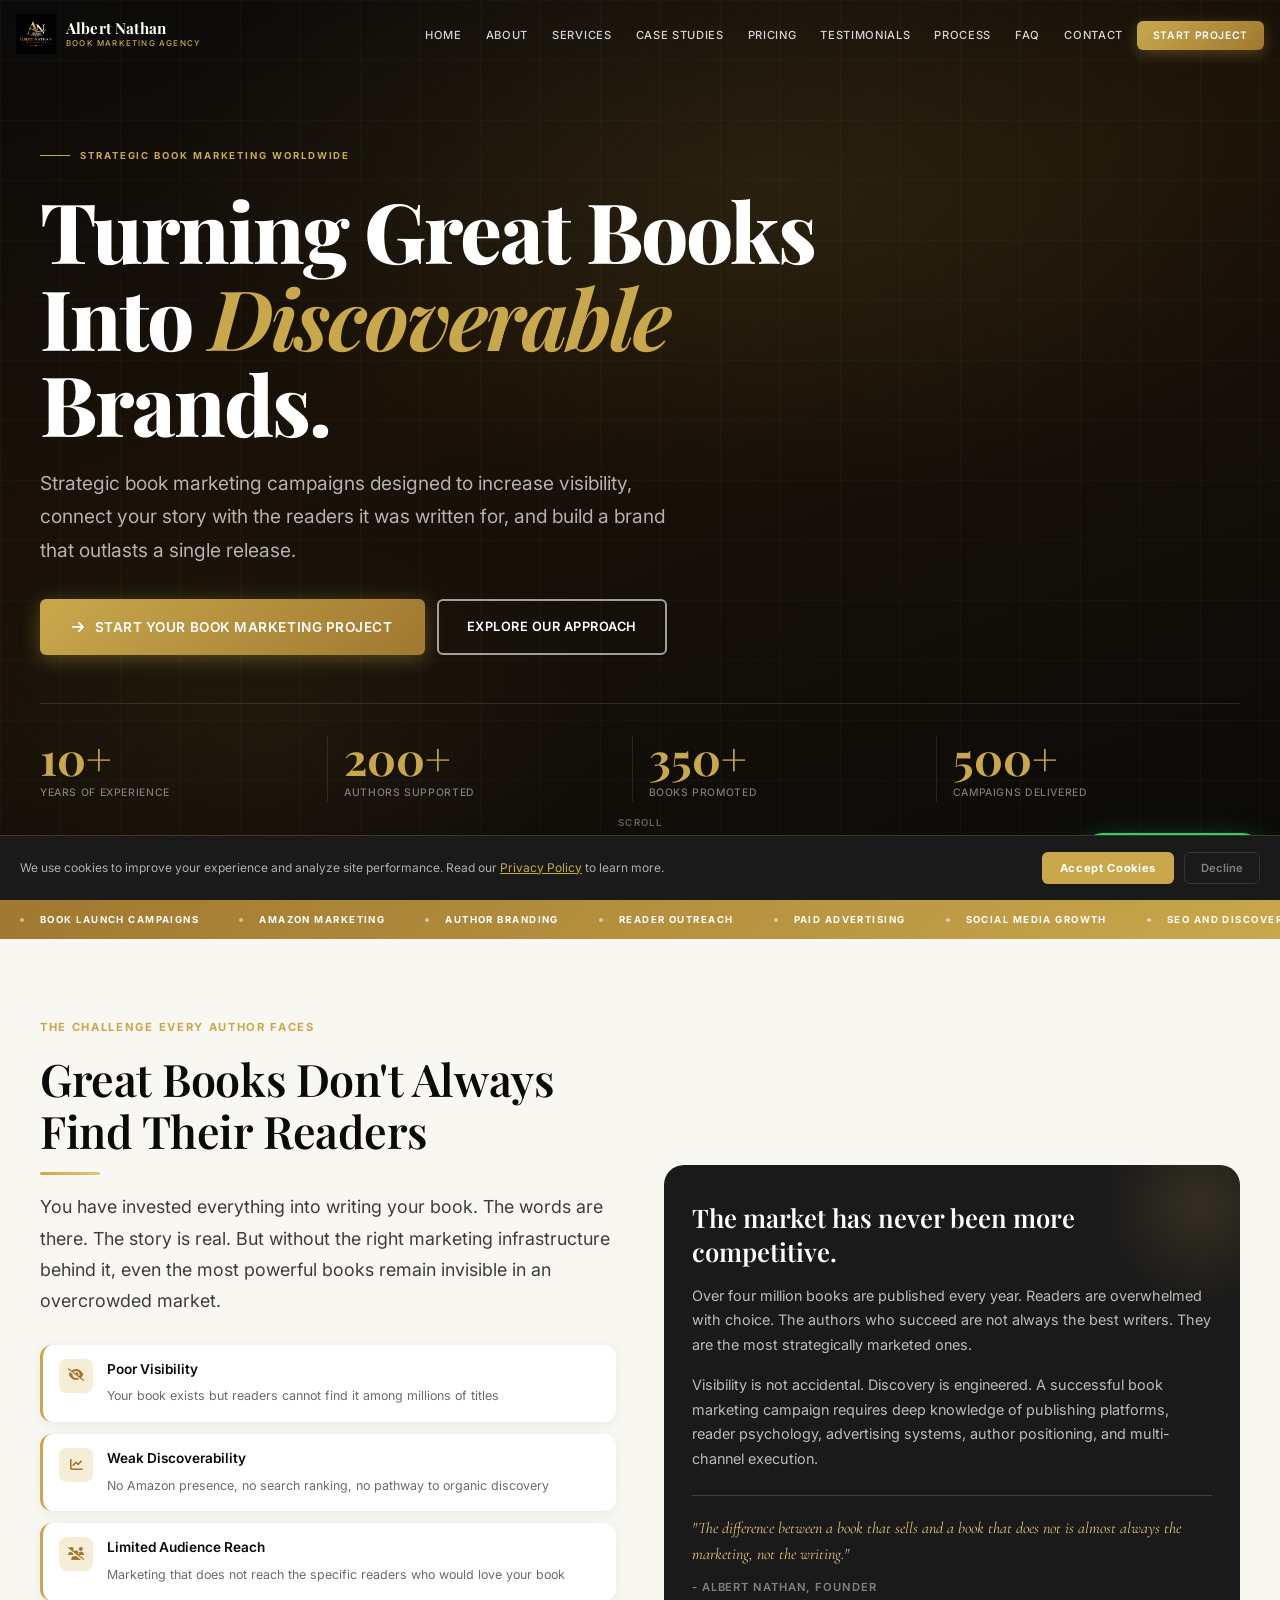
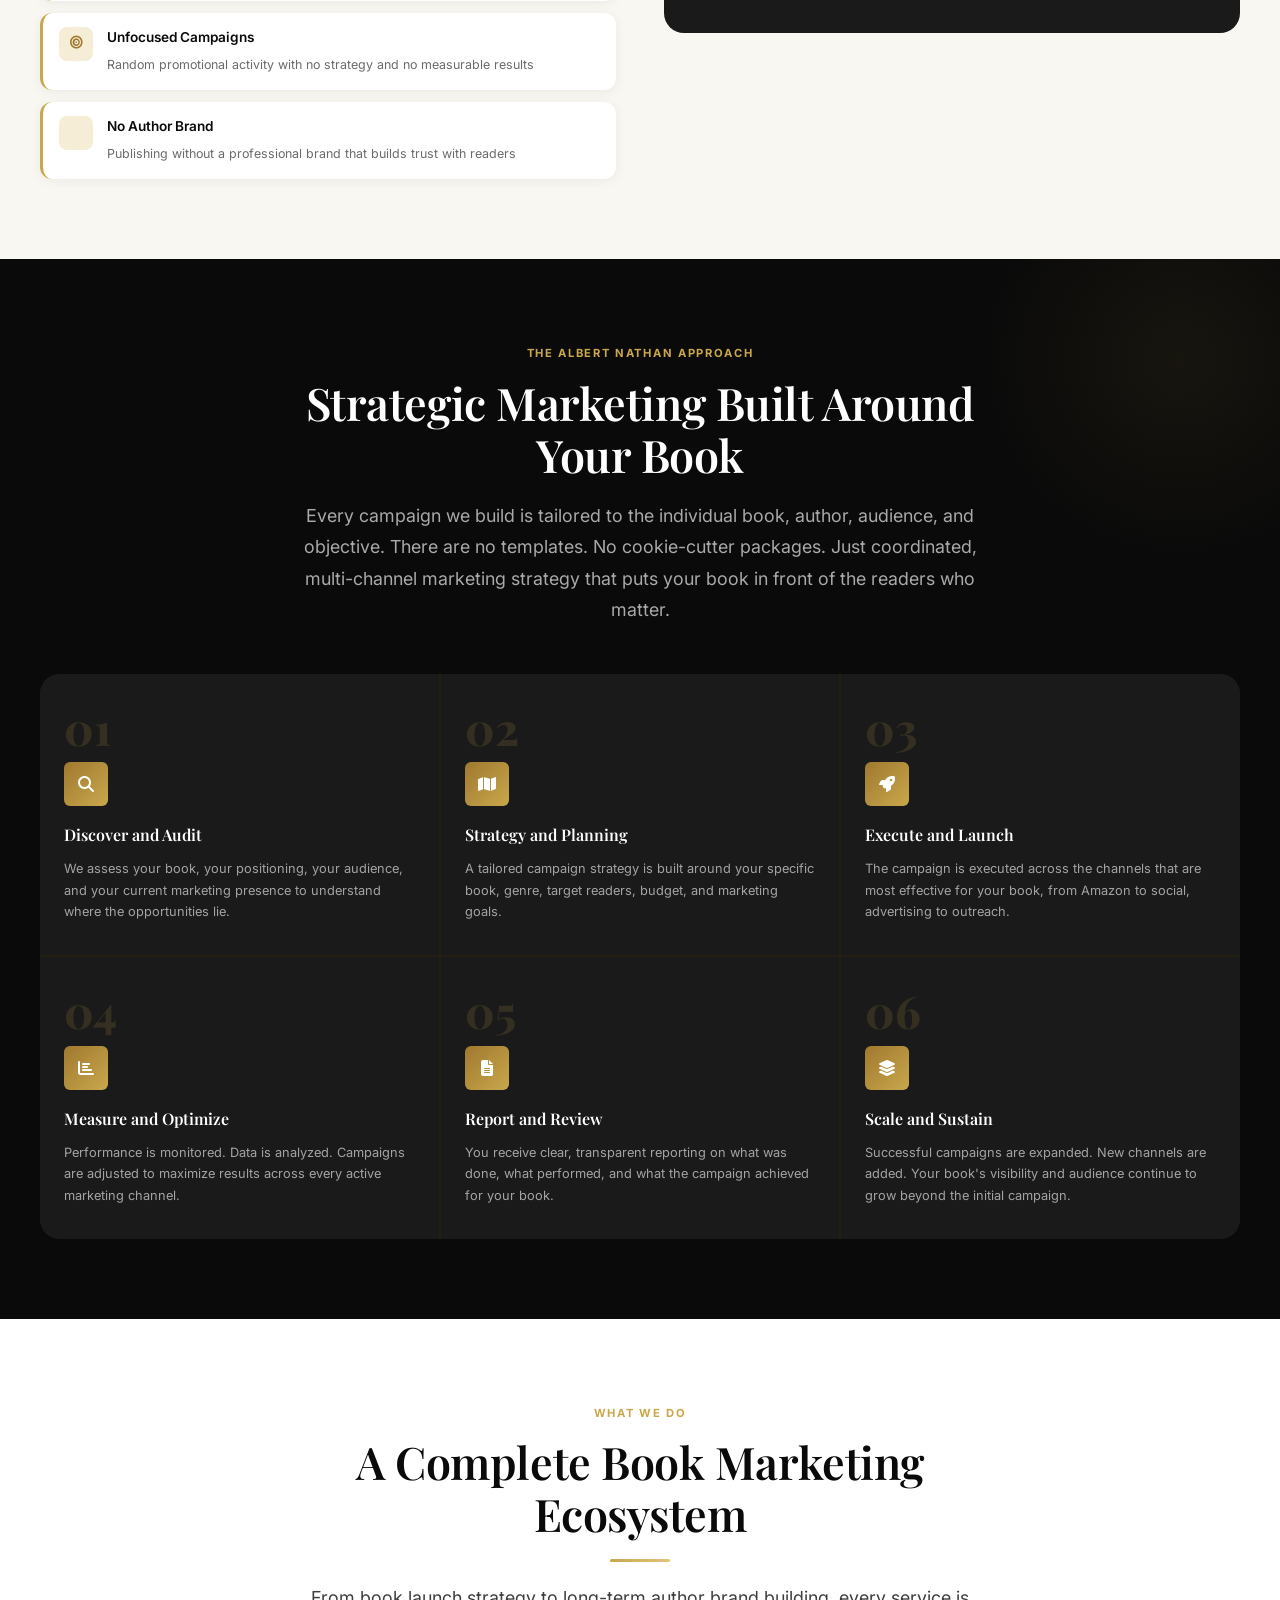
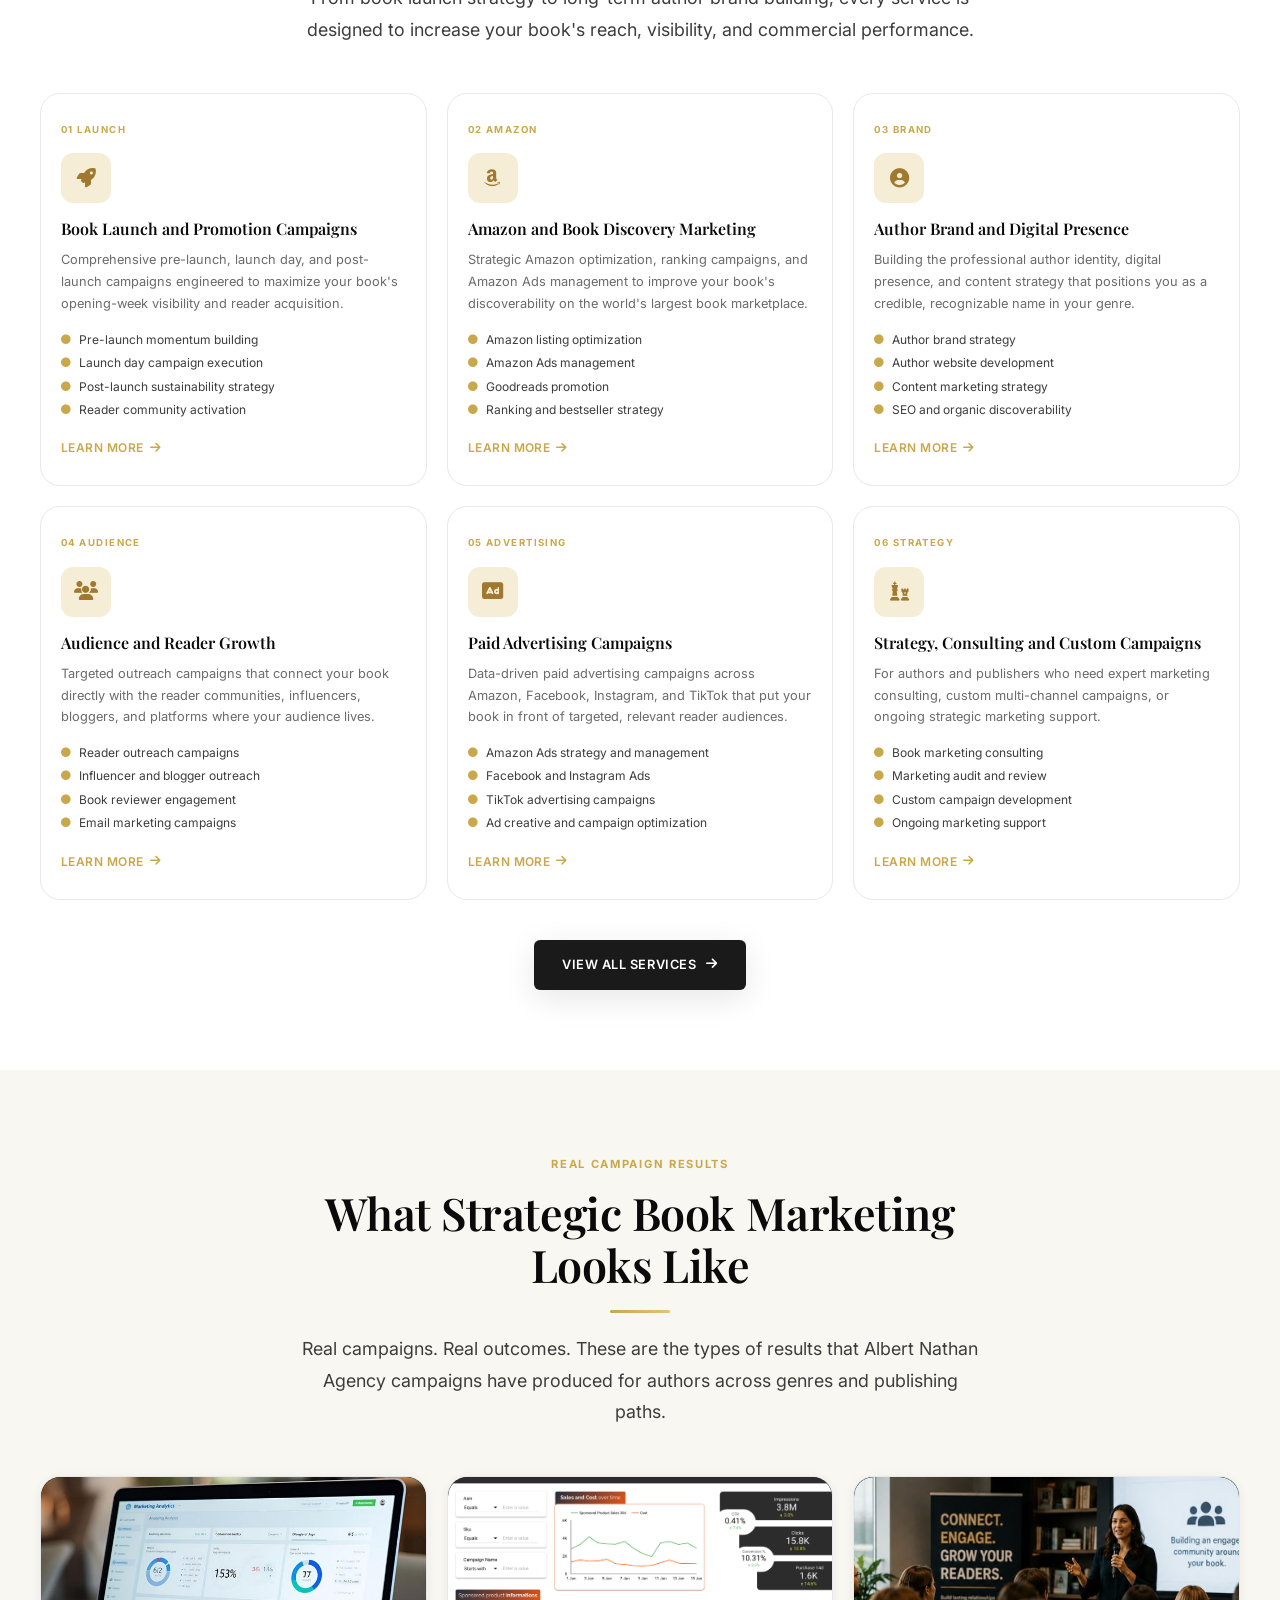
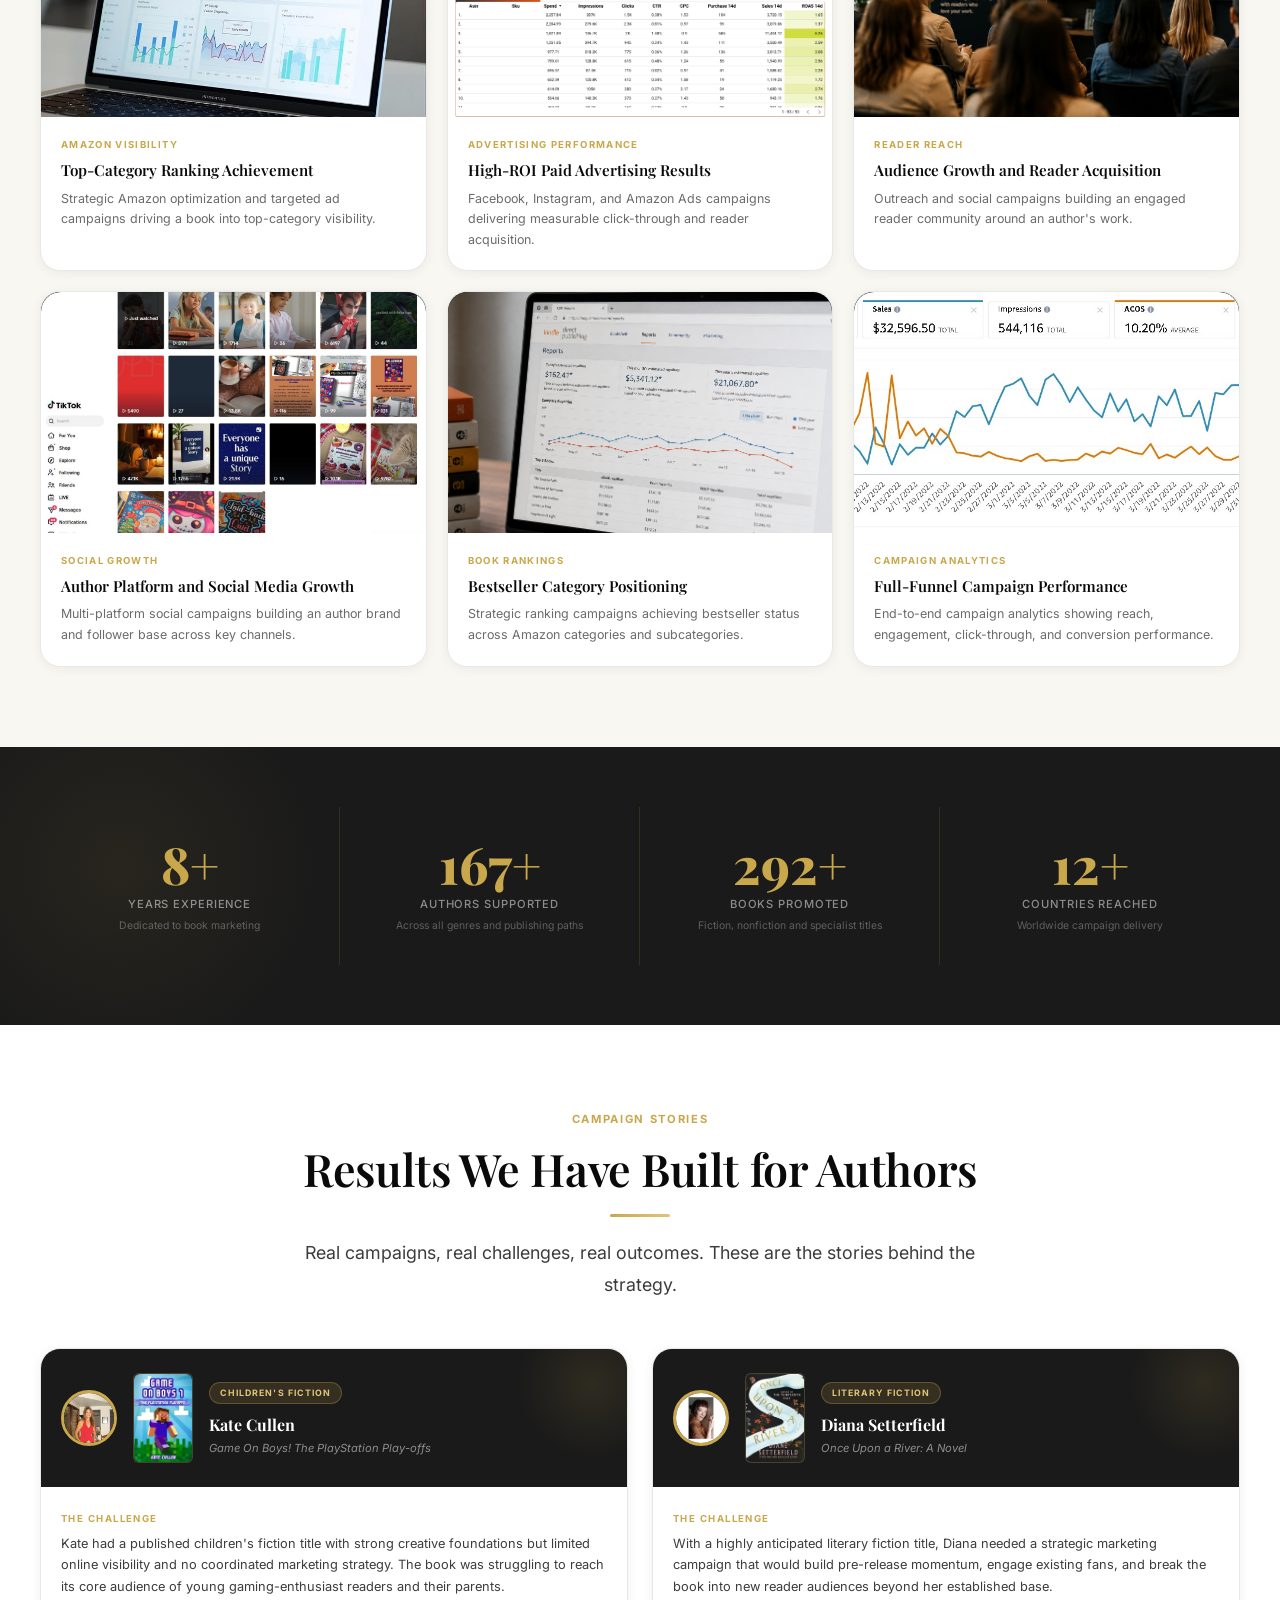
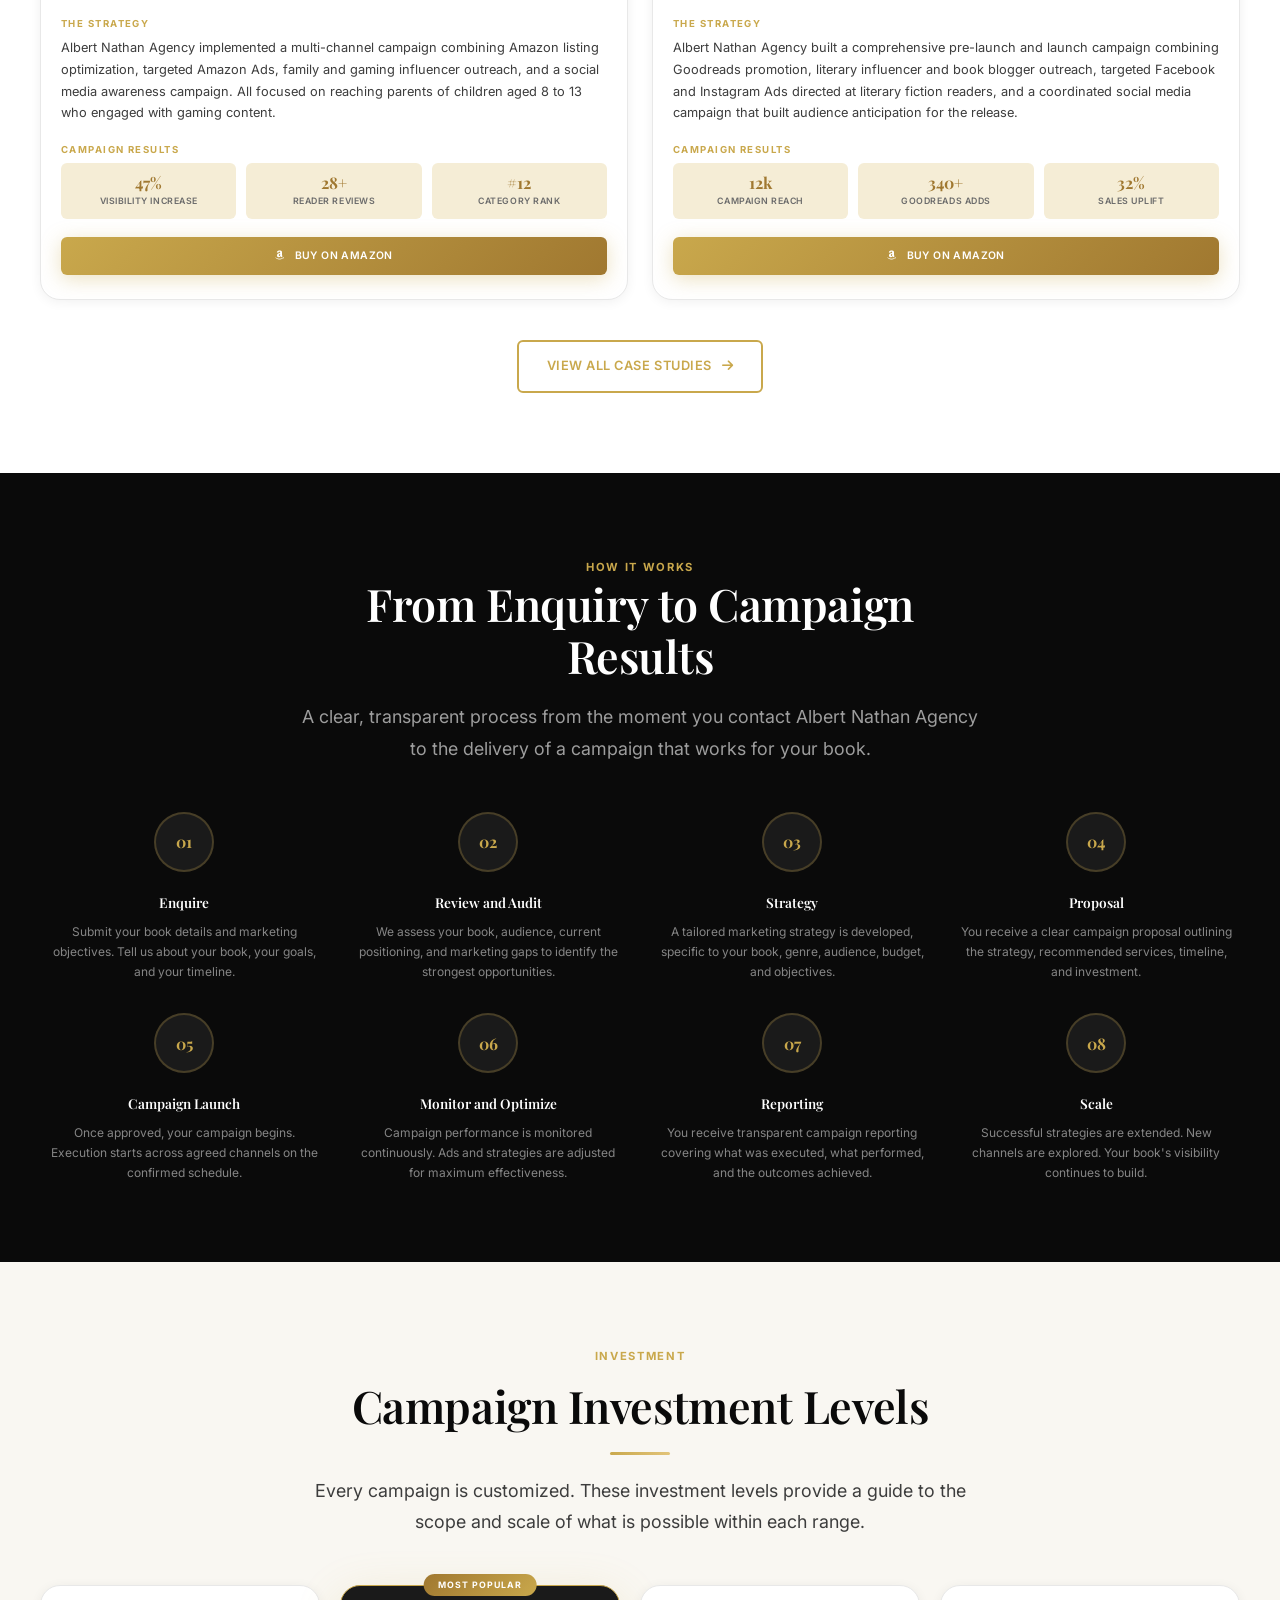
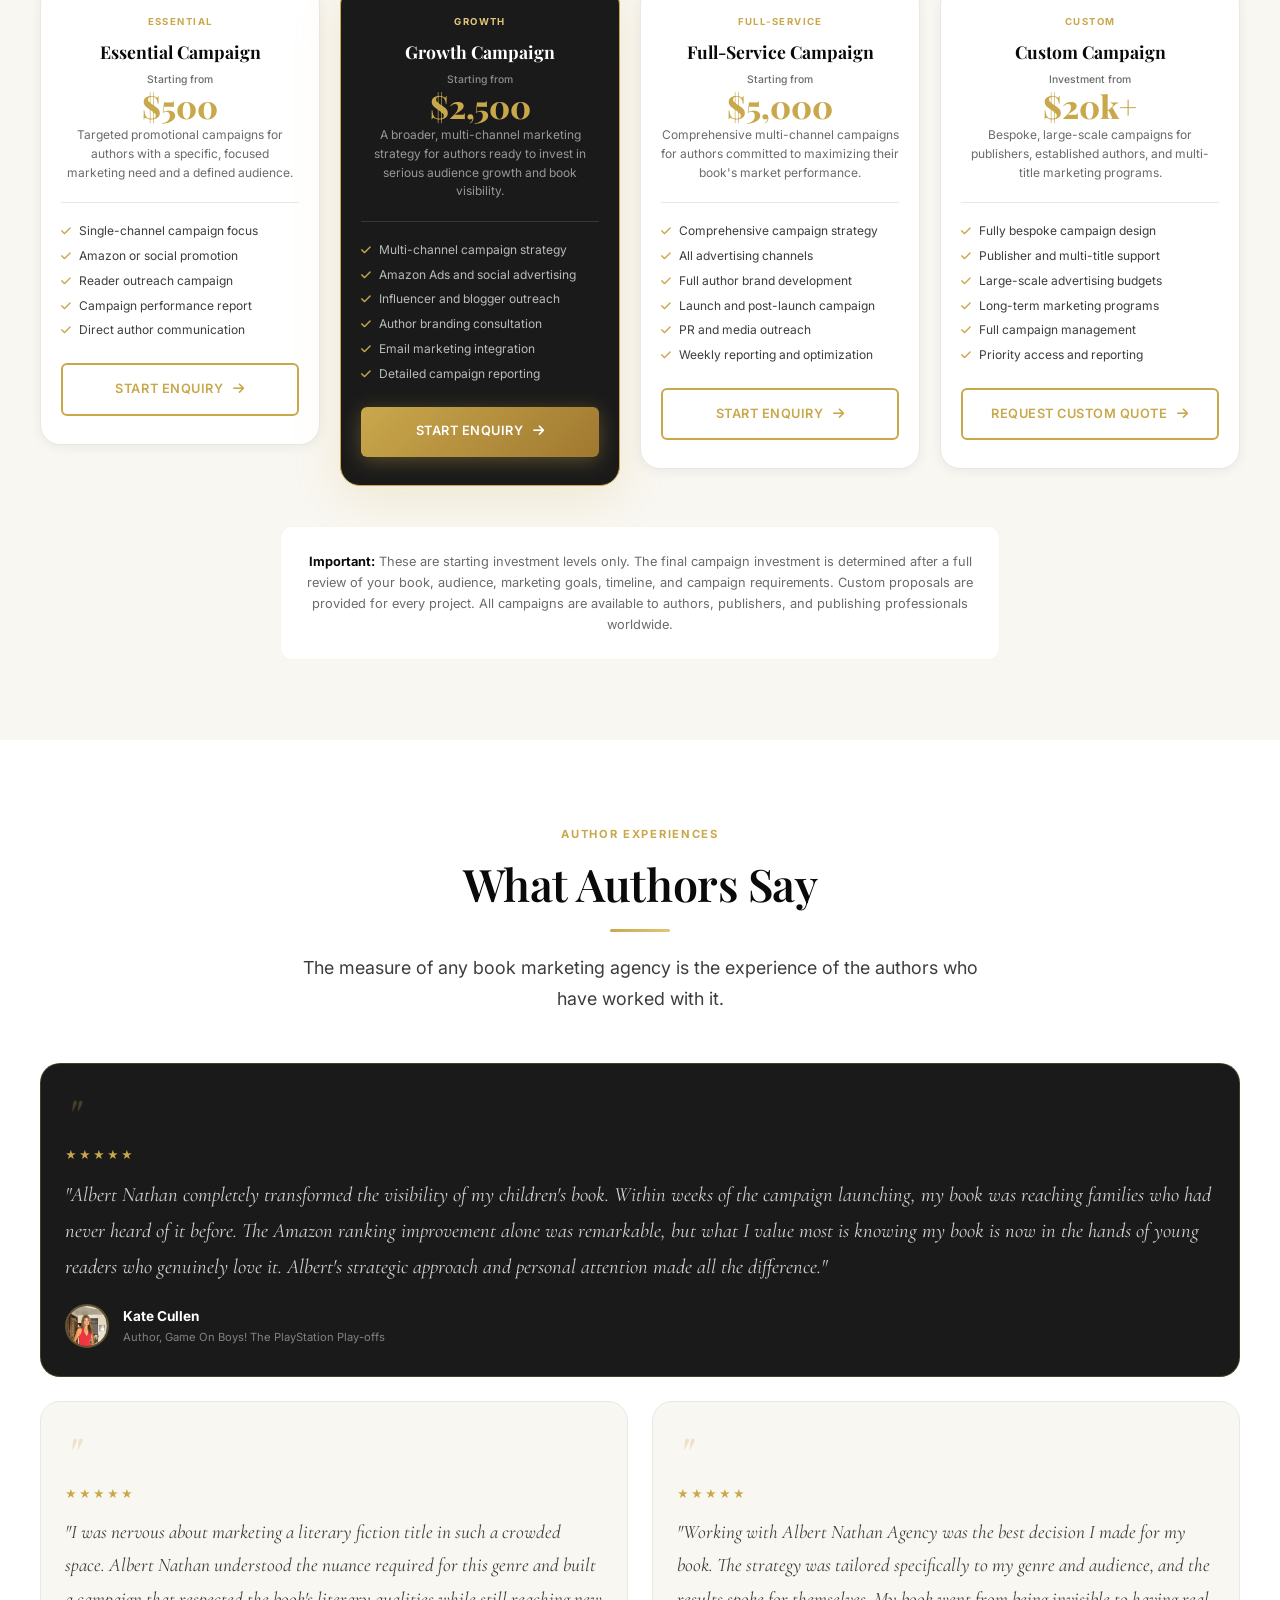
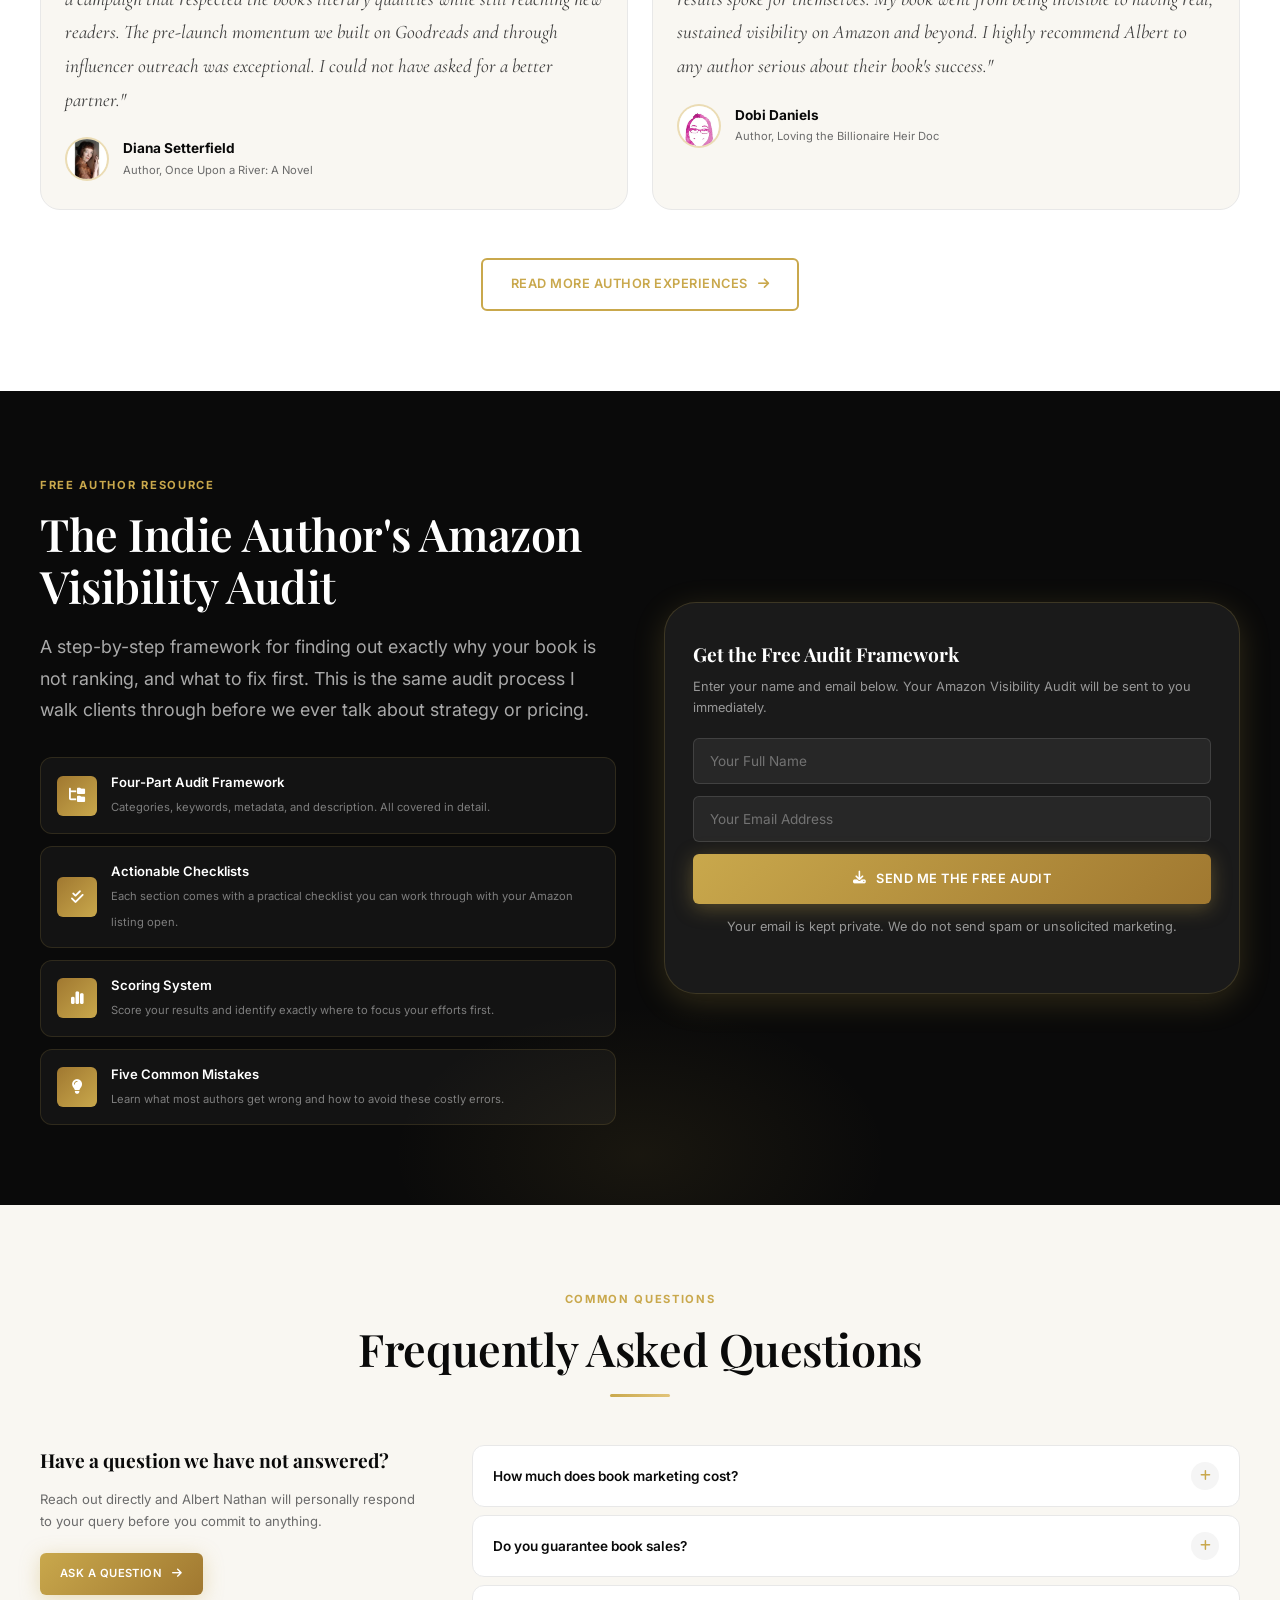
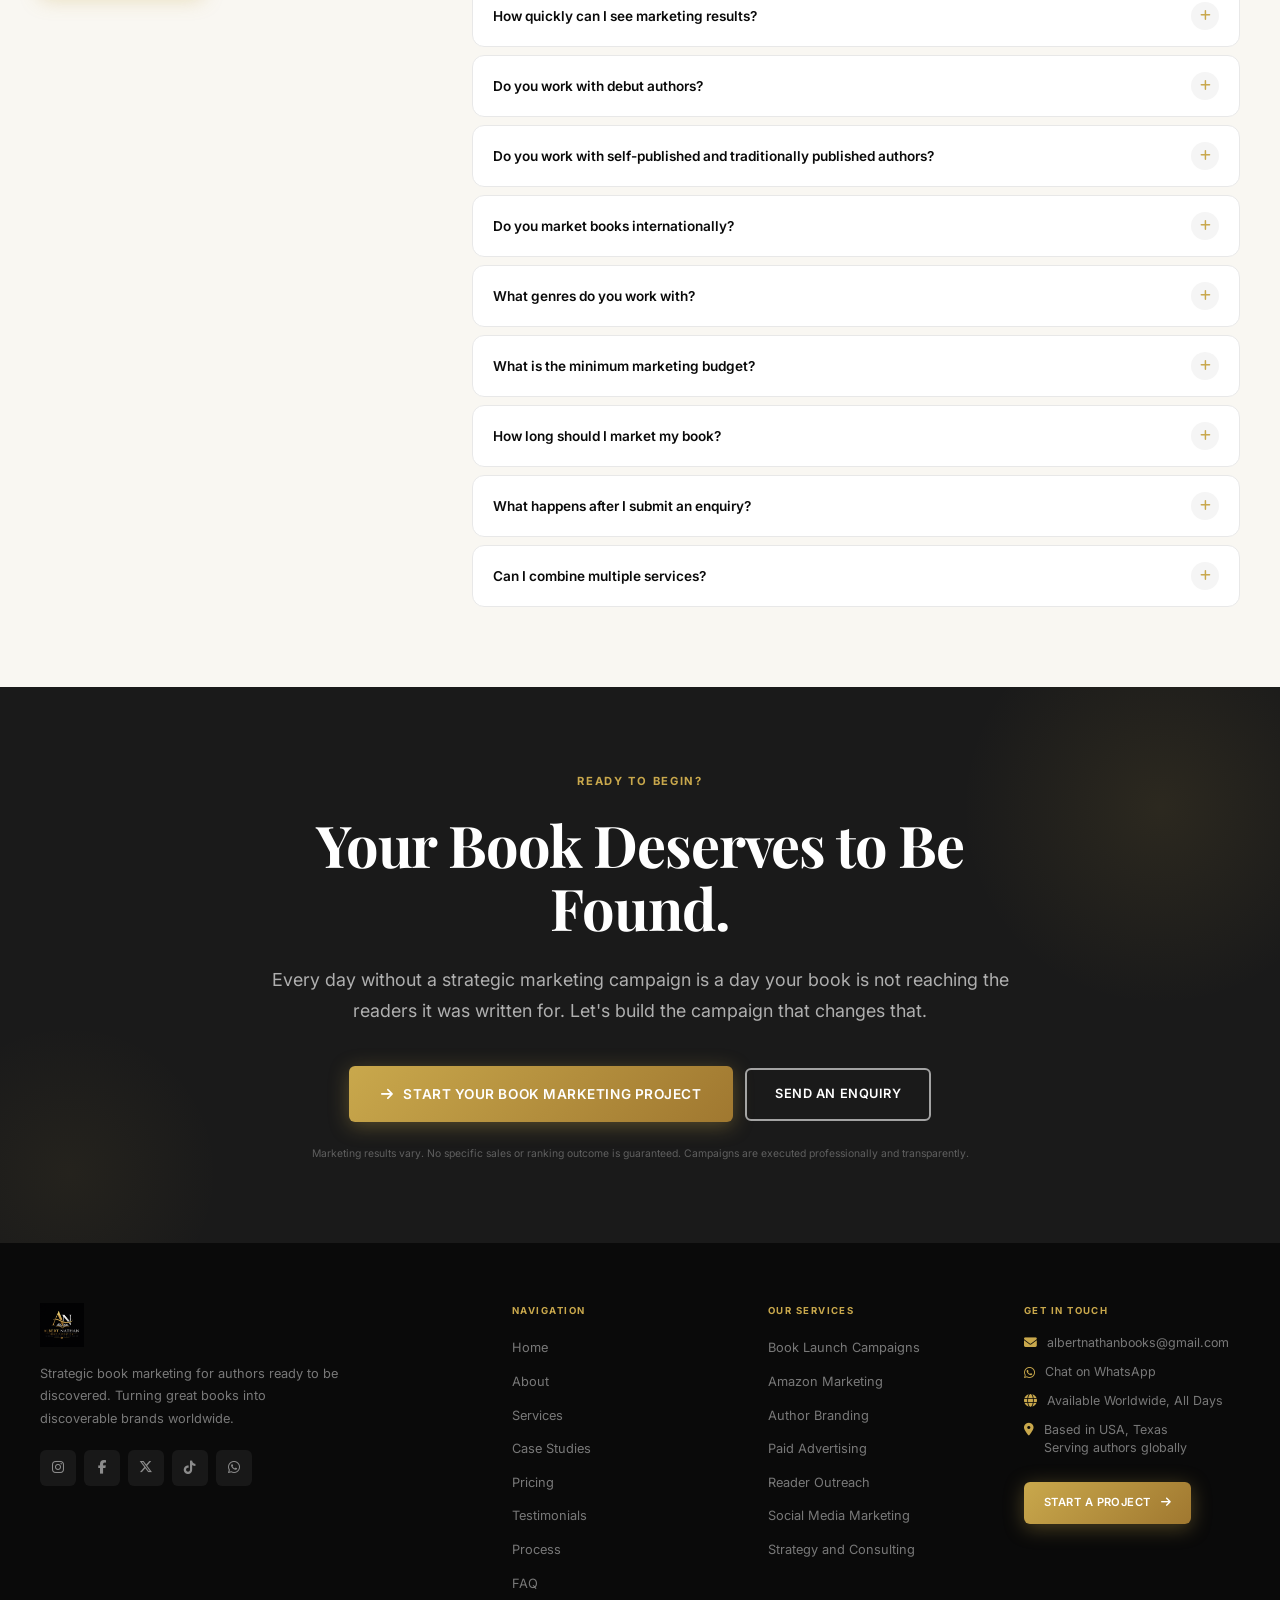
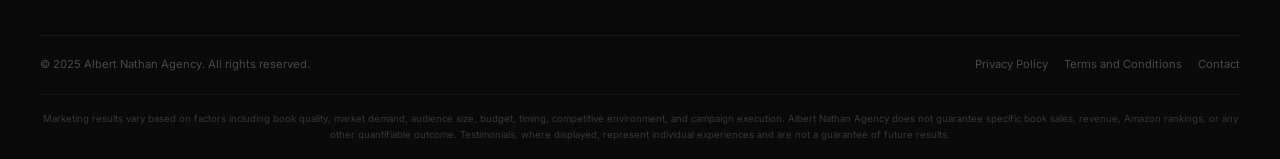
<file: index.html>
<!DOCTYPE html>
<html lang="en">
<head>
  <meta charset="UTF-8" />
  <meta name="viewport" content="width=device-width, initial-scale=1.0, maximum-scale=5.0, user-scalable=yes" />
  <meta name="description" content="Albert Nathan Agency: Strategic book marketing for authors ready to be discovered. Book launch campaigns, Amazon marketing, author branding, advertising and more." />
  <meta name="keywords" content="book marketer, book marketing, book marketing services, book promotion, book launch marketing, author marketing, Amazon book marketing, book advertising, author branding, book marketing agency, book marketing strategist, self-published book marketing" />
  <meta name="author" content="Albert Nathan" />
  <meta property="og:title" content="Albert Nathan Agency | Strategic Book Marketing" />
  <meta property="og:description" content="Turning great books into discoverable brands. Strategic book marketing campaigns for authors worldwide." />
  <meta property="og:type" content="website" />
  <meta property="og:image" content="Albert Nathan.png" />
  <meta name="twitter:card" content="summary_large_image" />
  <meta name="twitter:title" content="Albert Nathan Agency | Strategic Book Marketing" />
  <meta name="twitter:description" content="Strategic book marketing that puts your story in front of the readers who matter." />
  <title>Albert Nathan Agency | Strategic Book Marketing for Authors</title>

  <!-- Favicon - using your logo -->
  <link rel="icon" type="Albert Nathan.png" href="Albert Nathan.png" />
  <link rel="apple-touch-icon" href="Albert Nathan.png" />

  <!-- Google Fonts -->
  <link rel="preconnect" href="https://fonts.googleapis.com" />
  <link rel="preconnect" href="https://fonts.gstatic.com" crossorigin />
  <link href="https://fonts.googleapis.com/css2?family=Playfair+Display:ital,wght@0,400;0,500;0,600;0,700;0,800;1,400;1,600&family=Inter:wght@300;400;500;600;700&family=Cormorant+Garamond:ital,wght@0,400;0,500;0,600;1,400;1,600&display=swap" rel="stylesheet" />

  <!-- Font Awesome Icons -->
  <link rel="stylesheet" href="https://cdnjs.cloudflare.com/ajax/libs/font-awesome/6.5.0/css/all.min.css" />

  <!-- Google Tag Manager -->
  <script>(function(w,d,s,l,i){w[l]=w[l]||[];w[l].push({'gtm.start':
  new Date().getTime(),event:'gtm.js'});var f=d.getElementsByTagName(s)[0],
  j=d.createElement(s),dl=l!='dataLayer'?'&l='+l:'';j.async=true;j.src=
  'https://www.googletagmanager.com/gtm.js?id='+i+dl;f.parentNode.insertBefore(j,f);
  })(window,document,'script','dataLayer','GTM-N9JDXBW8');</script>
  <!-- End Google Tag Manager -->

  <!-- Google Analytics -->
  <script async src="https://www.googletagmanager.com/gtag/js?id=G-317S3LQHLQ"></script>
  <script>
    window.dataLayer = window.dataLayer || [];
    function gtag(){dataLayer.push(arguments);}
    gtag('js', new Date());
    gtag('config', 'G-317S3LQHLQ');
  </script>

  <style>
    /* ============================================================
       CSS CUSTOM PROPERTIES - BRAND SYSTEM
    ============================================================ */
    :root {
      --gold:           #C9A84C;
      --gold-light:     #E2C47A;
      --gold-dark:      #A07830;
      --gold-pale:      #F5EDD6;
      --black:          #0A0A0A;
      --charcoal:       #1A1A1A;
      --charcoal-mid:   #2C2C2C;
      --charcoal-light: #3D3D3D;
      --white:          #FFFFFF;
      --off-white:      #F9F7F2;
      --cream:          #F2EDE3;
      --grey-100:       #F5F5F5;
      --grey-200:       #E8E8E8;
      --grey-400:       #ADADAD;
      --grey-600:       #6B6B6B;
      --grey-800:       #333333;
      --text-primary:   #0A0A0A;
      --text-secondary: #3D3D3D;
      --text-muted:     #6B6B6B;
      --border:         rgba(201,168,76,0.25);
      --border-light:   rgba(201,168,76,0.12);
      --shadow-sm:      0 2px 12px rgba(0,0,0,0.06);
      --shadow-md:      0 8px 32px rgba(0,0,0,0.10);
      --shadow-lg:      0 20px 60px rgba(0,0,0,0.14);
      --shadow-gold:    0 8px 32px rgba(201,168,76,0.20);
      --radius-sm:      6px;
      --radius-md:      12px;
      --radius-lg:      20px;
      --radius-xl:      32px;
      --transition:     all 0.35s cubic-bezier(0.4, 0, 0.2, 1);
      --font-heading:   'Playfair Display', Georgia, serif;
      --font-sub:       'Cormorant Garamond', Georgia, serif;
      --font-body:      'Inter', -apple-system, sans-serif;
    }

    /* ============================================================
       RESET & BASE
    ============================================================ */
    *, *::before, *::after {
      margin: 0;
      padding: 0;
      box-sizing: border-box;
    }

    html {
      scroll-behavior: smooth;
      font-size: 16px;
      -webkit-text-size-adjust: 100%;
    }

    body {
      font-family: var(--font-body);
      color: var(--text-primary);
      background: var(--white);
      line-height: 1.6;
      overflow-x: hidden;
      width: 100%;
    }

    img {
      max-width: 100%;
      height: auto;
      display: block;
    }

    a {
      color: inherit;
      text-decoration: none;
    }

    ul, ol {
      list-style: none;
    }

    button {
      cursor: pointer;
      border: none;
      background: none;
      font-family: inherit;
    }

    input, textarea, select {
      font-family: inherit;
    }

    /* ============================================================
       TYPOGRAPHY SCALE
    ============================================================ */
    .display-xl {
      font-family: var(--font-heading);
      font-size: clamp(2.4rem, 6vw, 5.5rem);
      font-weight: 700;
      line-height: 1.08;
      letter-spacing: -0.02em;
    }

    .display-lg {
      font-family: var(--font-heading);
      font-size: clamp(2rem, 4.5vw, 4rem);
      font-weight: 700;
      line-height: 1.1;
      letter-spacing: -0.02em;
    }

    .display-md {
      font-family: var(--font-heading);
      font-size: clamp(1.6rem, 3.5vw, 3rem);
      font-weight: 600;
      line-height: 1.15;
      letter-spacing: -0.01em;
    }

    .heading-lg {
      font-family: var(--font-heading);
      font-size: clamp(1.3rem, 2.5vw, 2.2rem);
      font-weight: 600;
      line-height: 1.2;
    }

    .heading-md {
      font-family: var(--font-heading);
      font-size: clamp(1.1rem, 2vw, 1.7rem);
      font-weight: 600;
      line-height: 1.3;
    }

    .heading-sm {
      font-family: var(--font-heading);
      font-size: clamp(0.95rem, 1.5vw, 1.3rem);
      font-weight: 600;
      line-height: 1.35;
    }

    .subheading {
      font-family: var(--font-sub);
      font-size: clamp(1rem, 1.8vw, 1.4rem);
      font-style: italic;
      font-weight: 400;
      color: var(--gold);
      letter-spacing: 0.01em;
    }

    .label-tag {
      font-family: var(--font-body);
      font-size: 0.7rem;
      font-weight: 700;
      letter-spacing: 0.15em;
      text-transform: uppercase;
      color: var(--gold);
    }

    .body-lg {
      font-size: clamp(0.95rem, 1.4vw, 1.15rem);
      line-height: 1.75;
      color: var(--text-secondary);
    }

    .body-md {
      font-size: clamp(0.9rem, 1vw, 1rem);
      line-height: 1.7;
      color: var(--text-secondary);
    }

    .body-sm {
      font-size: clamp(0.8rem, 0.9vw, 0.875rem);
      line-height: 1.65;
      color: var(--text-muted);
    }

    /* ============================================================
       LAYOUT UTILITIES
    ============================================================ */
    .container {
      width: 100%;
      max-width: 1240px;
      margin: 0 auto;
      padding: 0 20px;
    }

    .container-wide {
      width: 100%;
      max-width: 1440px;
      margin: 0 auto;
      padding: 0 20px;
    }

    .container-narrow {
      width: 100%;
      max-width: 820px;
      margin: 0 auto;
      padding: 0 20px;
    }

    .section {
      padding: 80px 0;
    }

    .section-sm {
      padding: 50px 0;
    }

    .section-lg {
      padding: 100px 0;
    }

    .flex {
      display: flex;
    }

    .flex-center {
      display: flex;
      align-items: center;
      justify-content: center;
    }

    .flex-between {
      display: flex;
      align-items: center;
      justify-content: space-between;
    }

    .flex-col {
      flex-direction: column;
    }

    .grid-2 {
      display: grid;
      grid-template-columns: repeat(2, 1fr);
      gap: 24px;
    }

    .grid-3 {
      display: grid;
      grid-template-columns: repeat(3, 1fr);
      gap: 20px;
    }

    .grid-4 {
      display: grid;
      grid-template-columns: repeat(4, 1fr);
      gap: 20px;
    }

    .text-center { text-align: center; }
    .text-left   { text-align: left; }

    .gold        { color: var(--gold); }
    .white       { color: var(--white); }

    .mt-4  { margin-top: 4px; }
    .mt-8  { margin-top: 8px; }
    .mt-12 { margin-top: 12px; }
    .mt-16 { margin-top: 16px; }
    .mt-20 { margin-top: 20px; }
    .mt-24 { margin-top: 24px; }
    .mt-32 { margin-top: 32px; }
    .mt-40 { margin-top: 40px; }
    .mt-48 { margin-top: 48px; }
    .mt-64 { margin-top: 64px; }

    /* ============================================================
       BUTTONS
    ============================================================ */
    .btn {
      display: inline-flex;
      align-items: center;
      gap: 10px;
      padding: 14px 28px;
      border-radius: var(--radius-sm);
      font-family: var(--font-body);
      font-size: clamp(0.8rem, 0.9vw, 0.92rem);
      font-weight: 600;
      letter-spacing: 0.04em;
      text-transform: uppercase;
      transition: var(--transition);
      position: relative;
      overflow: hidden;
      white-space: nowrap;
      min-height: 50px;
      justify-content: center;
    }

    .btn::before {
      content: '';
      position: absolute;
      top: 0; left: -100%;
      width: 100%; height: 100%;
      background: rgba(255,255,255,0.12);
      transition: left 0.4s ease;
    }

    .btn:hover::before { left: 0; }

    .btn-gold {
      background: linear-gradient(135deg, var(--gold) 0%, var(--gold-dark) 100%);
      color: var(--white);
      box-shadow: 0 4px 20px rgba(201,168,76,0.35);
    }

    .btn-gold:hover {
      transform: translateY(-2px);
      box-shadow: 0 8px 30px rgba(201,168,76,0.45);
    }

    .btn-outline-gold {
      background: transparent;
      color: var(--gold);
      border: 2px solid var(--gold);
    }

    .btn-outline-gold:hover {
      background: var(--gold);
      color: var(--white);
      transform: translateY(-2px);
      box-shadow: var(--shadow-gold);
    }

    .btn-outline-white {
      background: transparent;
      color: var(--white);
      border: 2px solid rgba(255,255,255,0.6);
    }

    .btn-outline-white:hover {
      background: rgba(255,255,255,0.1);
      border-color: var(--white);
      transform: translateY(-2px);
    }

    .btn-dark {
      background: var(--charcoal);
      color: var(--white);
      box-shadow: var(--shadow-md);
    }

    .btn-dark:hover {
      background: var(--charcoal-light);
      transform: translateY(-2px);
    }

    .btn-sm {
      padding: 10px 20px;
      font-size: clamp(0.7rem, 0.8vw, 0.82rem);
      min-height: 42px;
    }

    .btn-lg {
      padding: 16px 32px;
      font-size: clamp(0.85rem, 1vw, 1rem);
      min-height: 56px;
    }

    .btn-group {
      display: flex;
      flex-wrap: wrap;
      gap: 12px;
      align-items: center;
      justify-content: center;
    }

    /* ============================================================
       GOLD DIVIDER / ACCENT LINE
    ============================================================ */
    .gold-line {
      width: 60px;
      height: 3px;
      background: linear-gradient(90deg, var(--gold), var(--gold-light));
      border-radius: 2px;
      margin: 16px auto;
    }

    .gold-line-left {
      margin: 16px 0;
    }

    /* ============================================================
       SECTION HEADER PATTERN
    ============================================================ */
    .section-header {
      text-align: center;
      margin-bottom: 48px;
    }

    .section-header .label-tag {
      display: block;
      margin-bottom: 12px;
    }

    .section-header .gold-line {
      margin-top: 20px;
      margin-bottom: 20px;
    }

    /* ============================================================
       NAVIGATION
    ============================================================ */
    #navbar {
      position: fixed;
      top: 0; left: 0; right: 0;
      z-index: 1000;
      padding: 0 16px;
      height: 68px;
      display: flex;
      align-items: center;
      justify-content: space-between;
      background: transparent;
      transition: var(--transition);
    }

    #navbar.scrolled {
      background: rgba(10,10,10,0.97);
      backdrop-filter: blur(20px);
      -webkit-backdrop-filter: blur(20px);
      height: 64px;
      box-shadow: 0 2px 30px rgba(0,0,0,0.3);
    }

    .nav-logo {
      display: flex;
      align-items: center;
      gap: 10px;
      text-decoration: none;
      flex-shrink: 0;
    }

    .nav-logo img {
      height: 40px;
      width: auto;
      object-fit: contain;
      transition: var(--transition);
    }

    #navbar.scrolled .nav-logo img { height: 36px; }

    .nav-logo-text {
      display: flex;
      flex-direction: column;
      line-height: 1;
    }

    .nav-logo-name {
      font-family: var(--font-heading);
      font-size: clamp(0.95rem, 1.1vw, 1.15rem);
      font-weight: 700;
      color: var(--white);
      letter-spacing: 0.01em;
    }

    .nav-logo-sub {
      font-family: var(--font-body);
      font-size: clamp(0.5rem, 0.6vw, 0.65rem);
      font-weight: 500;
      letter-spacing: 0.15em;
      text-transform: uppercase;
      color: var(--gold);
      margin-top: 2px;
    }

    .nav-links {
      display: flex;
      align-items: center;
      gap: 4px;
      list-style: none;
    }

    .nav-links a {
      font-family: var(--font-body);
      font-size: clamp(0.7rem, 0.78vw, 0.82rem);
      font-weight: 500;
      letter-spacing: 0.06em;
      text-transform: uppercase;
      color: rgba(255,255,255,0.82);
      padding: 6px 10px;
      border-radius: var(--radius-sm);
      transition: var(--transition);
      position: relative;
    }

    .nav-links a::after {
      content: '';
      position: absolute;
      bottom: 2px; left: 10px;
      width: 0; height: 1.5px;
      background: var(--gold);
      transition: width 0.3s ease;
    }

    .nav-links a:hover { color: var(--white); }
    .nav-links a:hover::after { width: calc(100% - 20px); }

    .nav-cta {
      background: linear-gradient(135deg, var(--gold), var(--gold-dark)) !important;
      color: var(--white) !important;
      padding: 8px 16px !important;
      border-radius: var(--radius-sm) !important;
      font-weight: 600 !important;
      box-shadow: 0 4px 14px rgba(201,168,76,0.3);
      border: none !important;
      font-size: clamp(0.65rem, 0.72vw, 0.78rem) !important;
    }

    .nav-cta:hover {
      transform: translateY(-1px);
      box-shadow: 0 6px 20px rgba(201,168,76,0.45) !important;
    }

    .nav-cta::after { display: none !important; }

    /* Hamburger */
    .hamburger {
      display: none;
      flex-direction: column;
      justify-content: center;
      align-items: center;
      width: 40px;
      height: 40px;
      gap: 5px;
      cursor: pointer;
      border-radius: var(--radius-sm);
      transition: var(--transition);
      padding: 8px;
    }

    .hamburger:hover { background: rgba(255,255,255,0.08); }

    .hamburger span {
      display: block;
      width: 22px;
      height: 2px;
      background: var(--white);
      border-radius: 2px;
      transition: var(--transition);
    }

    .hamburger.open span:nth-child(1) {
      transform: translateY(7px) rotate(45deg);
    }
    .hamburger.open span:nth-child(2) { opacity: 0; transform: scaleX(0); }
    .hamburger.open span:nth-child(3) {
      transform: translateY(-7px) rotate(-45deg);
    }

    /* Mobile Nav */
    .nav-mobile {
      display: none;
      position: fixed;
      top: 0; left: 0; right: 0; bottom: 0;
      background: rgba(10,10,10,0.98);
      z-index: 999;
      flex-direction: column;
      align-items: center;
      justify-content: center;
      gap: 12px;
      opacity: 0;
      pointer-events: none;
      transition: opacity 0.3s ease;
      padding: 20px;
    }

    .nav-mobile.active {
      display: flex;
      opacity: 1;
      pointer-events: all;
    }

    .nav-mobile a {
      font-family: var(--font-heading);
      font-size: clamp(1.4rem, 4vw, 1.8rem);
      font-weight: 600;
      color: var(--white);
      transition: var(--transition);
      text-align: center;
      padding: 6px 0;
    }

    .nav-mobile a:hover { color: var(--gold); }

    .nav-mobile .nav-mobile-cta {
      margin-top: 20px;
    }

    /* ============================================================
       HERO SECTION - LEFT ALIGNED
    ============================================================ */
    #hero {
      position: relative;
      min-height: 100vh;
      display: flex;
      align-items: center;
      background: var(--black);
      overflow: hidden;
      padding: 80px 0 60px;
    }

    .hero-bg {
      position: absolute;
      inset: 0;
      background:
        radial-gradient(ellipse 80% 60% at 60% 20%, rgba(201,168,76,0.10) 0%, transparent 60%),
        radial-gradient(ellipse 50% 40% at 20% 80%, rgba(201,168,76,0.06) 0%, transparent 55%),
        linear-gradient(160deg, #0A0A0A 0%, #1A1208 40%, #0A0A0A 100%);
    }

    .hero-grid-lines {
      position: absolute;
      inset: 0;
      background-image:
        linear-gradient(rgba(201,168,76,0.04) 1px, transparent 1px),
        linear-gradient(90deg, rgba(201,168,76,0.04) 1px, transparent 1px);
      background-size: 60px 60px;
      pointer-events: none;
    }

    .hero-content {
      position: relative;
      z-index: 2;
      padding-top: 20px;
      max-width: 100%;
    }

    .hero-eyebrow {
      display: inline-flex;
      align-items: center;
      gap: 10px;
      margin-bottom: 24px;
      opacity: 0;
      animation: fadeInUp 0.8s ease 0.2s forwards;
      flex-wrap: wrap;
    }

    .hero-eyebrow-line {
      width: 30px;
      height: 1.5px;
      background: var(--gold);
    }

    .hero-eyebrow-text {
      font-family: var(--font-body);
      font-size: clamp(0.6rem, 0.7vw, 0.72rem);
      font-weight: 700;
      letter-spacing: 0.2em;
      text-transform: uppercase;
      color: var(--gold);
    }

    .hero-title {
      font-family: var(--font-heading);
      font-size: clamp(2.4rem, 6.5vw, 6.2rem);
      font-weight: 800;
      line-height: 1.04;
      letter-spacing: -0.025em;
      color: var(--white);
      opacity: 0;
      animation: fadeInUp 0.9s ease 0.4s forwards;
    }

    .hero-title .gold { color: var(--gold); }

    .hero-title em {
      font-style: italic;
      font-weight: 700;
    }

    .hero-subtitle {
      font-family: var(--font-body);
      font-size: clamp(0.95rem, 1.5vw, 1.2rem);
      font-weight: 400;
      line-height: 1.75;
      color: rgba(255,255,255,0.68);
      max-width: 650px;
      margin-top: 20px;
      opacity: 0;
      animation: fadeInUp 0.9s ease 0.6s forwards;
    }

    .hero-cta-group {
      display: flex;
      flex-wrap: wrap;
      gap: 12px;
      margin-top: 32px;
      opacity: 0;
      animation: fadeInUp 0.9s ease 0.8s forwards;
    }

    .hero-stats {
      display: flex;
      flex-wrap: wrap;
      gap: 16px;
      margin-top: 48px;
      border-top: 1px solid rgba(201,168,76,0.18);
      padding-top: 32px;
      opacity: 0;
      animation: fadeInUp 0.9s ease 1s forwards;
    }

    .hero-stat {
      flex: 1;
      min-width: 100px;
      padding: 0 16px 0 0;
      border-right: 1px solid rgba(201,168,76,0.15);
    }

    .hero-stat:first-child { padding-left: 0; }
    .hero-stat:last-child { border-right: none; }

    .hero-stat-number {
      font-family: var(--font-heading);
      font-size: clamp(1.6rem, 3.5vw, 3rem);
      font-weight: 700;
      color: var(--gold);
      line-height: 1;
    }

    .hero-stat-label {
      font-family: var(--font-body);
      font-size: clamp(0.65rem, 0.7vw, 0.8rem);
      font-weight: 500;
      letter-spacing: 0.06em;
      text-transform: uppercase;
      color: rgba(255,255,255,0.45);
      margin-top: 4px;
    }

    .hero-scroll {
      position: absolute;
      bottom: 24px;
      left: 50%;
      transform: translateX(-50%);
      display: flex;
      flex-direction: column;
      align-items: center;
      gap: 6px;
      opacity: 0;
      animation: fadeIn 1s ease 1.5s forwards;
      z-index: 2;
    }

    .hero-scroll span {
      font-size: clamp(0.6rem, 0.65vw, 0.68rem);
      font-weight: 600;
      letter-spacing: 0.15em;
      text-transform: uppercase;
      color: rgba(255,255,255,0.35);
    }

    .scroll-line {
      width: 1px;
      height: 40px;
      background: linear-gradient(to bottom, var(--gold), transparent);
      animation: scrollPulse 2s ease infinite;
    }

    /* ============================================================
       MARQUEE STRIP
    ============================================================ */
    .marquee-strip {
      background: linear-gradient(135deg, var(--gold-dark), var(--gold));
      padding: 12px 0;
      overflow: hidden;
      position: relative;
    }

    .marquee-track {
      display: flex;
      animation: marquee 30s linear infinite;
      white-space: nowrap;
      width: max-content;
    }

    .marquee-item {
      display: inline-flex;
      align-items: center;
      gap: 16px;
      padding: 0 20px;
      font-family: var(--font-body);
      font-size: clamp(0.6rem, 0.7vw, 0.75rem);
      font-weight: 700;
      letter-spacing: 0.15em;
      text-transform: uppercase;
      color: var(--white);
    }

    .marquee-dot {
      width: 4px;
      height: 4px;
      border-radius: 50%;
      background: rgba(255,255,255,0.5);
      flex-shrink: 0;
    }

    /* ============================================================
       PROBLEM SECTION
    ============================================================ */
    #problem {
      background: var(--off-white);
      padding: 80px 0;
    }

    .problem-grid {
      display: grid;
      grid-template-columns: 1fr 1fr;
      gap: 48px;
      align-items: center;
    }

    .problem-left .label-tag { display: block; margin-bottom: 16px; }

    .problem-list {
      margin-top: 28px;
      display: flex;
      flex-direction: column;
      gap: 12px;
    }

    .problem-item {
      display: flex;
      align-items: flex-start;
      gap: 14px;
      padding: 14px 16px;
      background: var(--white);
      border-radius: var(--radius-md);
      border-left: 3px solid var(--gold);
      box-shadow: var(--shadow-sm);
      transition: var(--transition);
    }

    .problem-item:hover {
      transform: translateX(4px);
      box-shadow: var(--shadow-md);
    }

    .problem-icon {
      width: 34px;
      height: 34px;
      border-radius: 8px;
      background: var(--gold-pale);
      display: flex;
      align-items: center;
      justify-content: center;
      flex-shrink: 0;
      color: var(--gold-dark);
      font-size: 0.8rem;
    }

    .problem-item-text strong {
      display: block;
      font-size: clamp(0.85rem, 0.9vw, 0.92rem);
      font-weight: 600;
      color: var(--text-primary);
      margin-bottom: 2px;
    }

    .problem-item-text span {
      font-size: clamp(0.78rem, 0.8vw, 0.84rem);
      color: var(--text-muted);
      line-height: 1.5;
    }

    .problem-right {
      position: relative;
    }

    .problem-card-main {
      background: var(--charcoal);
      border-radius: var(--radius-lg);
      padding: 36px 28px;
      color: var(--white);
      position: relative;
      overflow: hidden;
    }

    .problem-card-main::before {
      content: '';
      position: absolute;
      top: -60px; right: -60px;
      width: 200px; height: 200px;
      border-radius: 50%;
      background: radial-gradient(circle, rgba(201,168,76,0.15) 0%, transparent 70%);
    }

    .problem-card-main .heading-md {
      color: var(--white);
      margin-bottom: 16px;
    }

    .problem-card-main .body-md { color: rgba(255,255,255,0.70); }

    .problem-card-quote {
      margin-top: 24px;
      padding-top: 20px;
      border-top: 1px solid rgba(201,168,76,0.25);
    }

    .problem-card-quote p {
      font-family: var(--font-sub);
      font-size: clamp(1rem, 1.2vw, 1.25rem);
      font-style: italic;
      color: var(--gold-light);
      line-height: 1.6;
    }

    .problem-card-author {
      margin-top: 12px;
      font-size: clamp(0.7rem, 0.75vw, 0.8rem);
      font-weight: 600;
      letter-spacing: 0.08em;
      text-transform: uppercase;
      color: rgba(255,255,255,0.45);
    }

    /* ============================================================
       SOLUTION SECTION
    ============================================================ */
    #solution {
      background: var(--black);
      padding: 80px 0;
      position: relative;
      overflow: hidden;
    }

    #solution::before {
      content: '';
      position: absolute;
      top: -100px; right: -100px;
      width: 400px; height: 400px;
      border-radius: 50%;
      background: radial-gradient(circle, rgba(201,168,76,0.07) 0%, transparent 70%);
      pointer-events: none;
    }

    .solution-intro {
      text-align: center;
      max-width: 720px;
      margin: 0 auto 48px;
    }

    .solution-intro .label-tag { margin-bottom: 16px; }
    .solution-intro .display-md { color: var(--white); margin-bottom: 16px; }
    .solution-intro .body-lg { color: rgba(255,255,255,0.65); }

    .solution-pillars {
      display: grid;
      grid-template-columns: repeat(3, 1fr);
      gap: 2px;
      background: rgba(201,168,76,0.12);
      border-radius: var(--radius-lg);
      overflow: hidden;
    }

    .pillar {
      background: var(--charcoal);
      padding: 32px 24px;
      transition: var(--transition);
      position: relative;
    }

    .pillar:hover { background: var(--charcoal-mid); }

    .pillar:hover .pillar-number { color: var(--gold); }

    .pillar-number {
      font-family: var(--font-heading);
      font-size: clamp(2.8rem, 3.5vw, 4rem);
      font-weight: 800;
      color: rgba(201,168,76,0.15);
      line-height: 1;
      margin-bottom: 12px;
      transition: var(--transition);
    }

    .pillar-icon {
      width: 44px;
      height: 44px;
      border-radius: var(--radius-sm);
      background: linear-gradient(135deg, var(--gold-dark), var(--gold));
      display: flex;
      align-items: center;
      justify-content: center;
      color: var(--white);
      font-size: 1rem;
      margin-bottom: 16px;
    }

    .pillar h3 {
      font-family: var(--font-heading);
      font-size: clamp(1rem, 1.1vw, 1.25rem);
      font-weight: 600;
      color: var(--white);
      margin-bottom: 10px;
    }

    .pillar p {
      font-size: clamp(0.8rem, 0.85vw, 0.9rem);
      line-height: 1.7;
      color: rgba(255,255,255,0.60);
    }

    /* ============================================================
       SERVICES SECTION
    ============================================================ */
    #services {
      background: var(--white);
      padding: 80px 0;
    }

    .services-header {
      text-align: center;
      max-width: 680px;
      margin: 0 auto 48px;
    }

    .services-header .label-tag { margin-bottom: 16px; }
    .services-header .gold-line { margin: 20px auto; }

    .services-grid {
      display: grid;
      grid-template-columns: repeat(3, 1fr);
      gap: 20px;
    }

    .service-card {
      background: var(--white);
      border: 1px solid var(--grey-200);
      border-radius: var(--radius-lg);
      padding: 28px 20px;
      transition: var(--transition);
      position: relative;
      overflow: hidden;
      cursor: default;
      display: flex;
      flex-direction: column;
    }

    .service-card::before {
      content: '';
      position: absolute;
      bottom: 0; left: 0; right: 0;
      height: 3px;
      background: linear-gradient(90deg, var(--gold), var(--gold-light));
      transform: scaleX(0);
      transform-origin: left;
      transition: transform 0.4s ease;
    }

    .service-card:hover {
      border-color: var(--gold);
      transform: translateY(-4px);
      box-shadow: var(--shadow-lg);
    }

    .service-card:hover::before { transform: scaleX(1); }

    .service-number {
      font-family: var(--font-body);
      font-size: clamp(0.6rem, 0.65vw, 0.7rem);
      font-weight: 700;
      letter-spacing: 0.15em;
      text-transform: uppercase;
      color: var(--gold);
      margin-bottom: 16px;
    }

    .service-icon-wrap {
      width: 50px;
      height: 50px;
      border-radius: var(--radius-md);
      background: var(--gold-pale);
      display: flex;
      align-items: center;
      justify-content: center;
      color: var(--gold-dark);
      font-size: 1.2rem;
      margin-bottom: 16px;
      transition: var(--transition);
    }

    .service-card:hover .service-icon-wrap {
      background: linear-gradient(135deg, var(--gold-dark), var(--gold));
      color: var(--white);
    }

    .service-card h3 {
      font-family: var(--font-heading);
      font-size: clamp(1rem, 1.1vw, 1.2rem);
      font-weight: 600;
      color: var(--text-primary);
      margin-bottom: 10px;
      line-height: 1.25;
    }

    .service-card p {
      font-size: clamp(0.8rem, 0.85vw, 0.88rem);
      line-height: 1.7;
      color: var(--text-muted);
      margin-bottom: 16px;
      flex: 1;
    }

    .service-list {
      display: flex;
      flex-direction: column;
      gap: 6px;
      margin-bottom: 20px;
    }

    .service-list-item {
      display: flex;
      align-items: flex-start;
      gap: 8px;
      font-size: clamp(0.75rem, 0.8vw, 0.83rem);
      color: var(--text-secondary);
      line-height: 1.45;
    }

    .service-list-item i {
      color: var(--gold);
      font-size: 0.6rem;
      margin-top: 4px;
      flex-shrink: 0;
    }

    .service-link {
      display: inline-flex;
      align-items: center;
      gap: 6px;
      font-size: clamp(0.75rem, 0.78vw, 0.82rem);
      font-weight: 600;
      letter-spacing: 0.04em;
      text-transform: uppercase;
      color: var(--gold);
      transition: var(--transition);
      margin-top: auto;
    }

    .service-link:hover { gap: 12px; }

    .services-cta {
      text-align: center;
      margin-top: 40px;
    }

    /* ============================================================
       VISIBILITY / RESULTS VISUAL SECTION
    ============================================================ */
    #visibility {
      background: var(--off-white);
      padding: 80px 0;
    }

    .visibility-header {
      text-align: center;
      max-width: 680px;
      margin: 0 auto 48px;
    }

    .visibility-header .label-tag { margin-bottom: 16px; }
    .visibility-header .gold-line { margin: 20px auto; }

    .visibility-grid {
      display: grid;
      grid-template-columns: repeat(3, 1fr);
      gap: 20px;
    }

    .visibility-card {
      background: var(--white);
      border-radius: var(--radius-lg);
      overflow: hidden;
      box-shadow: var(--shadow-sm);
      transition: var(--transition);
      border: 1px solid var(--grey-200);
    }

    .visibility-card:hover {
      transform: translateY(-4px);
      box-shadow: var(--shadow-lg);
      border-color: var(--gold);
    }

    .visibility-img-slot {
      width: 100%;
      aspect-ratio: 16/10;
      background: linear-gradient(135deg, var(--charcoal) 0%, var(--charcoal-mid) 100%);
      display: flex;
      flex-direction: column;
      align-items: center;
      justify-content: center;
      gap: 10px;
      position: relative;
      overflow: hidden;
      min-height: 150px;
    }

    .visibility-img-slot::before {
      content: '';
      position: absolute;
      inset: 0;
      background: linear-gradient(45deg, rgba(201,168,76,0.08) 0%, transparent 60%);
    }

    .visibility-img-slot i {
      font-size: clamp(1.5rem, 2vw, 2rem);
      color: var(--gold);
      opacity: 0.7;
    }

    .visibility-img-slot span {
      font-size: clamp(0.6rem, 0.7vw, 0.75rem);
      font-weight: 600;
      letter-spacing: 0.1em;
      text-transform: uppercase;
      color: rgba(255,255,255,0.4);
    }

    .visibility-img-slot img {
      position: absolute;
      inset: 0;
      width: 100%;
      height: 100%;
      object-fit: cover;
      border-radius: var(--radius-lg) var(--radius-lg) 0 0;
    }

    .visibility-card-body {
      padding: 20px 20px;
    }

    .visibility-card-tag {
      font-size: clamp(0.6rem, 0.65vw, 0.68rem);
      font-weight: 700;
      letter-spacing: 0.14em;
      text-transform: uppercase;
      color: var(--gold);
      margin-bottom: 6px;
    }

    .visibility-card-body h4 {
      font-family: var(--font-heading);
      font-size: clamp(0.95rem, 1vw, 1.05rem);
      font-weight: 600;
      color: var(--text-primary);
      margin-bottom: 6px;
    }

    .visibility-card-body p {
      font-size: clamp(0.78rem, 0.8vw, 0.83rem);
      line-height: 1.65;
      color: var(--text-muted);
    }

    /* ============================================================
       METRICS / NUMBERS SECTION
    ============================================================ */
    #metrics {
      background: var(--charcoal);
      padding: 60px 0;
      position: relative;
      overflow: hidden;
    }

    #metrics::before {
      content: '';
      position: absolute;
      top: -80px; left: -80px;
      width: 400px; height: 400px;
      border-radius: 50%;
      background: radial-gradient(circle, rgba(201,168,76,0.08) 0%, transparent 70%);
    }

    .metrics-grid {
      display: grid;
      grid-template-columns: repeat(4, 1fr);
      gap: 0;
    }

    .metric-item {
      text-align: center;
      padding: 32px 16px;
      border-right: 1px solid rgba(201,168,76,0.15);
      position: relative;
    }

    .metric-item:last-child { border-right: none; }

    .metric-number {
      font-family: var(--font-heading);
      font-size: clamp(2rem, 4vw, 3.8rem);
      font-weight: 800;
      color: var(--gold);
      line-height: 1;
      margin-bottom: 6px;
    }

    .metric-label {
      font-size: clamp(0.7rem, 0.75vw, 0.82rem);
      font-weight: 500;
      letter-spacing: 0.08em;
      text-transform: uppercase;
      color: rgba(255,255,255,0.50);
    }

    .metric-sub {
      font-size: clamp(0.65rem, 0.7vw, 0.78rem);
      color: rgba(255,255,255,0.30);
      margin-top: 4px;
      line-height: 1.5;
    }

    /* ============================================================
       CASE STUDY SECTION
    ============================================================ */
    #case-studies {
      background: var(--white);
      padding: 80px 0;
    }

    .case-header {
      text-align: center;
      max-width: 680px;
      margin: 0 auto 48px;
    }

    .case-header .label-tag { margin-bottom: 16px; }
    .case-header .gold-line { margin: 20px auto; }

    .case-grid {
      display: grid;
      grid-template-columns: repeat(2, 1fr);
      gap: 24px;
    }

    .case-card {
      border-radius: var(--radius-lg);
      overflow: hidden;
      background: var(--white);
      border: 1px solid var(--grey-200);
      box-shadow: var(--shadow-sm);
      transition: var(--transition);
    }

    .case-card:hover {
      transform: translateY(-4px);
      box-shadow: var(--shadow-lg);
      border-color: var(--border);
    }

    .case-card-header {
      background: var(--charcoal);
      padding: 24px 20px;
      position: relative;
      overflow: hidden;
      display: flex;
      gap: 16px;
      align-items: center;
      flex-wrap: wrap;
    }

    .case-card-header::before {
      content: '';
      position: absolute;
      top: -40px; right: -40px;
      width: 150px; height: 150px;
      border-radius: 50%;
      background: radial-gradient(circle, rgba(201,168,76,0.12) 0%, transparent 70%);
    }

    /* Author Profile Image - Left side */
    .case-author-avatar {
      width: 56px;
      height: 56px;
      border-radius: 50%;
      border: 3px solid var(--gold);
      overflow: hidden;
      flex-shrink: 0;
      position: relative;
      z-index: 1;
      background: var(--charcoal-mid);
      display: flex;
      align-items: center;
      justify-content: center;
    }

    .case-author-avatar img {
      width: 100%;
      height: 100%;
      object-fit: cover;
    }

    .case-author-avatar .avatar-fallback {
      width: 100%;
      height: 100%;
      display: flex;
      align-items: center;
      justify-content: center;
      font-family: var(--font-heading);
      font-size: 1.2rem;
      font-weight: 700;
      color: var(--gold-light);
      background: rgba(201,168,76,0.10);
    }

    .case-book-cover-slot {
      width: 60px;
      height: 90px;
      border-radius: var(--radius-sm);
      background: rgba(255,255,255,0.06);
      border: 1px solid rgba(201,168,76,0.20);
      display: flex;
      flex-direction: column;
      align-items: center;
      justify-content: center;
      flex-shrink: 0;
      position: relative;
      z-index: 1;
      overflow: hidden;
    }

    .case-book-cover-slot i {
      font-size: 1.4rem;
      color: var(--gold);
      opacity: 0.4;
    }

    .case-book-cover-slot span {
      font-size: 0.5rem;
      font-weight: 600;
      letter-spacing: 0.08em;
      text-transform: uppercase;
      color: rgba(255,255,255,0.25);
      text-align: center;
      padding: 4px;
    }

    .case-book-cover-slot img {
      position: absolute;
      inset: 0;
      width: 100%;
      height: 100%;
      object-fit: cover;
      border-radius: var(--radius-sm);
    }

    .case-card-header-content {
      position: relative;
      z-index: 1;
      flex: 1;
      min-width: 120px;
    }

    .case-tag {
      display: inline-block;
      padding: 3px 10px;
      background: rgba(201,168,76,0.15);
      border: 1px solid rgba(201,168,76,0.3);
      border-radius: 20px;
      font-size: clamp(0.55rem, 0.6vw, 0.7rem);
      font-weight: 700;
      letter-spacing: 0.12em;
      text-transform: uppercase;
      color: var(--gold-light);
      margin-bottom: 8px;
    }

    .case-card-header-content h3 {
      font-family: var(--font-heading);
      font-size: clamp(1rem, 1.2vw, 1.35rem);
      font-weight: 700;
      color: var(--white);
      margin-bottom: 2px;
    }

    .case-book {
      font-size: clamp(0.7rem, 0.75vw, 0.82rem);
      color: rgba(255,255,255,0.50);
      font-style: italic;
    }

    .case-card-body {
      padding: 24px 20px;
    }

    .case-challenge, .case-strategy, .case-result {
      margin-bottom: 18px;
    }

    .case-section-label {
      font-size: clamp(0.6rem, 0.65vw, 0.68rem);
      font-weight: 700;
      letter-spacing: 0.15em;
      text-transform: uppercase;
      color: var(--gold);
      margin-bottom: 6px;
    }

    .case-challenge p, .case-strategy p {
      font-size: clamp(0.8rem, 0.85vw, 0.88rem);
      line-height: 1.7;
      color: var(--text-secondary);
    }

    .case-metrics {
      display: grid;
      grid-template-columns: repeat(3, 1fr);
      gap: 10px;
    }

    .case-metric {
      background: var(--gold-pale);
      border-radius: var(--radius-sm);
      padding: 12px 8px;
      text-align: center;
    }

    .case-metric-value {
      font-family: var(--font-heading);
      font-size: clamp(1rem, 1.2vw, 1.4rem);
      font-weight: 700;
      color: var(--gold-dark);
      line-height: 1;
    }

    .case-metric-label {
      font-size: clamp(0.55rem, 0.6vw, 0.7rem);
      font-weight: 600;
      letter-spacing: 0.06em;
      text-transform: uppercase;
      color: var(--text-muted);
      margin-top: 4px;
      line-height: 1.35;
    }

    .case-cta {
      text-align: center;
      margin-top: 40px;
    }

    /* ============================================================
       PROCESS SECTION
    ============================================================ */
    #process {
      background: var(--black);
      padding: 80px 0;
      position: relative;
      overflow: hidden;
    }

    .process-header {
      text-align: center;
      max-width: 680px;
      margin: 0 auto 48px;
    }

    .process-header .label-tag { margin-bottom: 16px; }
    .process-header .display-md { color: var(--white); margin-bottom: 16px; }
    .process-header .body-lg { color: rgba(255,255,255,0.60); }

    .process-steps {
      display: grid;
      grid-template-columns: repeat(4, 1fr);
      gap: 16px;
      position: relative;
      text-align: center;
    }

    .process-step {
      padding: 0 8px;
      text-align: center;
      position: relative;
    }

    .step-number-wrap {
      width: 60px;
      height: 60px;
      border-radius: 50%;
      background: var(--charcoal);
      border: 2px solid rgba(201,168,76,0.25);
      display: flex;
      align-items: center;
      justify-content: center;
      margin: 0 auto 20px;
      position: relative;
      z-index: 1;
      transition: var(--transition);
    }

    .process-step:hover .step-number-wrap {
      border-color: var(--gold);
      background: linear-gradient(135deg, var(--gold-dark), var(--gold));
    }

    .step-number {
      font-family: var(--font-heading);
      font-size: clamp(1rem, 1.2vw, 1.4rem);
      font-weight: 700;
      color: var(--gold);
      transition: var(--transition);
    }

    .process-step:hover .step-number { color: var(--white); }

    .step-title {
      font-family: var(--font-heading);
      font-size: clamp(0.85rem, 0.95vw, 1.05rem);
      font-weight: 600;
      color: var(--white);
      margin-bottom: 8px;
    }

    .step-desc {
      font-size: clamp(0.75rem, 0.8vw, 0.85rem);
      line-height: 1.65;
      color: rgba(255,255,255,0.50);
    }

    .process-steps-row2 {
      display: grid;
      grid-template-columns: repeat(4, 1fr);
      gap: 16px;
      margin-top: 32px;
      text-align: center;
    }

    /* ============================================================
       PRICING SECTION - CENTERED
    ============================================================ */
    #pricing {
      background: var(--off-white);
      padding: 80px 0;
    }

    .pricing-header {
      text-align: center;
      max-width: 680px;
      margin: 0 auto 48px;
    }

    .pricing-header .label-tag { margin-bottom: 16px; }
    .pricing-header .gold-line { margin: 20px auto; }

    .pricing-grid {
      display: grid;
      grid-template-columns: repeat(4, 1fr);
      gap: 20px;
      align-items: start;
      justify-content: center;
    }

    .pricing-card {
      background: var(--white);
      border-radius: var(--radius-lg);
      padding: 28px 20px;
      border: 1px solid var(--grey-200);
      box-shadow: var(--shadow-sm);
      transition: var(--transition);
      position: relative;
      text-align: center;
      display: flex;
      flex-direction: column;
    }

    .pricing-card:hover {
      transform: translateY(-4px);
      box-shadow: var(--shadow-lg);
    }

    .pricing-card.featured {
      background: var(--charcoal);
      border-color: var(--gold);
      box-shadow: 0 12px 48px rgba(201,168,76,0.20);
      transform: scale(1.02);
    }

    .pricing-card.featured:hover {
      transform: scale(1.02) translateY(-4px);
    }

    .pricing-badge {
      position: absolute;
      top: -12px; left: 50%; transform: translateX(-50%);
      background: linear-gradient(135deg, var(--gold-dark), var(--gold));
      color: var(--white);
      font-size: clamp(0.55rem, 0.6vw, 0.68rem);
      font-weight: 700;
      letter-spacing: 0.12em;
      text-transform: uppercase;
      padding: 4px 14px;
      border-radius: 20px;
      white-space: nowrap;
    }

    .pricing-tier {
      font-size: clamp(0.6rem, 0.65vw, 0.72rem);
      font-weight: 700;
      letter-spacing: 0.15em;
      text-transform: uppercase;
      color: var(--gold);
      margin-bottom: 8px;
    }

    .pricing-card.featured .pricing-tier { color: var(--gold-light); }

    .pricing-card h3 {
      font-family: var(--font-heading);
      font-size: clamp(1.1rem, 1.2vw, 1.35rem);
      font-weight: 700;
      color: var(--text-primary);
      margin-bottom: 6px;
    }

    .pricing-card.featured h3 { color: var(--white); }

    .pricing-from {
      font-size: clamp(0.65rem, 0.7vw, 0.75rem);
      font-weight: 500;
      color: var(--text-muted);
      margin-bottom: 2px;
    }

    .pricing-card.featured .pricing-from { color: rgba(255,255,255,0.50); }

    .pricing-price {
      font-family: var(--font-heading);
      font-size: clamp(2rem, 2.5vw, 2.8rem);
      font-weight: 800;
      color: var(--gold);
      line-height: 1;
      margin-bottom: 4px;
    }

    .pricing-desc {
      font-size: clamp(0.75rem, 0.8vw, 0.84rem);
      color: var(--text-muted);
      line-height: 1.55;
      margin-bottom: 20px;
      padding-bottom: 20px;
      border-bottom: 1px solid var(--grey-200);
    }

    .pricing-card.featured .pricing-desc {
      color: rgba(255,255,255,0.55);
      border-bottom-color: rgba(255,255,255,0.12);
    }

    .pricing-features {
      display: flex;
      flex-direction: column;
      gap: 8px;
      margin-bottom: 24px;
      text-align: left;
      padding-left: 0;
    }

    .pricing-feature {
      display: flex;
      align-items: flex-start;
      gap: 8px;
      font-size: clamp(0.75rem, 0.8vw, 0.85rem);
      color: var(--text-secondary);
      line-height: 1.4;
    }

    .pricing-feature i {
      color: var(--gold);
      font-size: 0.7rem;
      margin-top: 3px;
      flex-shrink: 0;
    }

    .pricing-card.featured .pricing-feature { color: rgba(255,255,255,0.70); }

    .pricing-note {
      text-align: center;
      margin-top: 40px;
      padding: 24px 20px;
      background: var(--white);
      border-radius: var(--radius-md);
      border: 1px solid var(--border-light);
      max-width: 720px;
      margin-left: auto;
      margin-right: auto;
    }

    .pricing-note p {
      font-size: clamp(0.8rem, 0.85vw, 0.88rem);
      color: var(--text-muted);
      line-height: 1.65;
    }

    .pricing-note strong { color: var(--text-primary); }

    /* ============================================================
       TESTIMONIALS SECTION
    ============================================================ */
    #testimonials {
      background: var(--white);
      padding: 80px 0;
    }

    .testimonials-header {
      text-align: center;
      max-width: 680px;
      margin: 0 auto 48px;
    }

    .testimonials-header .label-tag { margin-bottom: 16px; }
    .testimonials-header .gold-line { margin: 20px auto; }

    .testimonials-grid {
      display: grid;
      grid-template-columns: repeat(2, 1fr);
      gap: 24px;
    }

    .testimonial-card {
      background: var(--off-white);
      border-radius: var(--radius-lg);
      padding: 28px 24px;
      position: relative;
      border: 1px solid var(--grey-200);
      transition: var(--transition);
    }

    .testimonial-card:hover {
      transform: translateY(-4px);
      box-shadow: var(--shadow-md);
      border-color: var(--border);
    }

    .testimonial-card.featured {
      background: var(--charcoal);
      border-color: rgba(201,168,76,0.25);
      grid-column: span 2;
    }

    .quote-icon {
      font-family: var(--font-heading);
      font-size: clamp(3rem, 4vw, 5rem);
      color: var(--gold);
      opacity: 0.25;
      line-height: 1;
      margin-bottom: 4px;
      font-style: italic;
    }

    .testimonial-text {
      font-family: var(--font-sub);
      font-size: clamp(0.95rem, 1.5vw, 1.25rem);
      font-style: italic;
      line-height: 1.75;
      color: var(--text-secondary);
      margin-bottom: 20px;
    }

    .testimonial-card.featured .testimonial-text {
      color: rgba(255,255,255,0.80);
      font-size: clamp(1rem, 1.6vw, 1.35rem);
    }

    .testimonial-meta {
      display: flex;
      align-items: center;
      gap: 14px;
    }

    .testimonial-avatar {
      width: 44px;
      height: 44px;
      border-radius: 50%;
      background: var(--gold-pale);
      display: flex;
      align-items: center;
      justify-content: center;
      flex-shrink: 0;
      font-family: var(--font-heading);
      font-size: 1rem;
      font-weight: 700;
      color: var(--gold-dark);
      border: 2px solid var(--border);
      overflow: hidden;
    }

    .testimonial-avatar img {
      width: 100%;
      height: 100%;
      object-fit: cover;
      border-radius: 50%;
    }

    .testimonial-card.featured .testimonial-avatar {
      background: rgba(201,168,76,0.15);
      color: var(--gold-light);
      border-color: rgba(201,168,76,0.3);
    }

    .testimonial-meta-info .name {
      font-family: var(--font-body);
      font-size: clamp(0.85rem, 0.9vw, 0.92rem);
      font-weight: 700;
      color: var(--text-primary);
    }

    .testimonial-card.featured .testimonial-meta-info .name { color: var(--white); }

    .testimonial-meta-info .role {
      font-size: clamp(0.7rem, 0.75vw, 0.8rem);
      color: var(--text-muted);
      margin-top: 2px;
    }

    .testimonial-card.featured .testimonial-meta-info .role { color: rgba(255,255,255,0.45); }

    .testimonial-stars {
      margin-bottom: 12px;
      color: var(--gold);
      font-size: clamp(0.7rem, 0.8vw, 0.85rem);
      letter-spacing: 2px;
    }

    /* ============================================================
       LEAD MAGNET / FREE TOOLKIT SECTION
    ============================================================ */
    #toolkit {
      background: var(--black);
      padding: 80px 0;
      position: relative;
      overflow: hidden;
    }

    #toolkit::before {
      content: '';
      position: absolute;
      bottom: -100px; left: 50%;
      transform: translateX(-50%);
      width: 500px; height: 300px;
      background: radial-gradient(ellipse, rgba(201,168,76,0.08) 0%, transparent 70%);
    }

    .toolkit-inner {
      display: grid;
      grid-template-columns: 1fr 1fr;
      gap: 48px;
      align-items: center;
    }

    .toolkit-left .label-tag { margin-bottom: 16px; }
    .toolkit-left .display-md { color: var(--white); margin-bottom: 16px; }
    .toolkit-left .body-lg { color: rgba(255,255,255,0.65); margin-bottom: 28px; }

    .toolkit-items {
      display: flex;
      flex-direction: column;
      gap: 12px;
    }

    .toolkit-item {
      display: flex;
      align-items: center;
      gap: 14px;
      padding: 14px 16px;
      background: rgba(255,255,255,0.04);
      border-radius: var(--radius-md);
      border: 1px solid rgba(201,168,76,0.15);
      transition: var(--transition);
    }

    .toolkit-item:hover {
      background: rgba(201,168,76,0.08);
      border-color: rgba(201,168,76,0.3);
    }

    .toolkit-item-icon {
      width: 40px;
      height: 40px;
      border-radius: var(--radius-sm);
      background: linear-gradient(135deg, var(--gold-dark), var(--gold));
      display: flex;
      align-items: center;
      justify-content: center;
      color: var(--white);
      font-size: 0.9rem;
      flex-shrink: 0;
    }

    .toolkit-item-text strong {
      display: block;
      font-size: clamp(0.82rem, 0.85vw, 0.9rem);
      font-weight: 600;
      color: var(--white);
    }

    .toolkit-item-text span {
      font-size: clamp(0.7rem, 0.75vw, 0.8rem);
      color: rgba(255,255,255,0.45);
    }

    .toolkit-right {
      background: var(--charcoal);
      border-radius: var(--radius-xl);
      padding: 36px 28px;
      border: 1px solid rgba(201,168,76,0.20);
      box-shadow: var(--shadow-gold);
    }

    .toolkit-right h3 {
      font-family: var(--font-heading);
      font-size: clamp(1.2rem, 1.4vw, 1.5rem);
      font-weight: 700;
      color: var(--white);
      margin-bottom: 6px;
    }

    .toolkit-right p {
      font-size: clamp(0.8rem, 0.85vw, 0.88rem);
      color: rgba(255,255,255,0.55);
      margin-bottom: 20px;
      line-height: 1.65;
    }

    .toolkit-form {
      display: flex;
      flex-direction: column;
      gap: 12px;
    }

    .toolkit-form input {
      width: 100%;
      padding: 14px 16px;
      background: rgba(255,255,255,0.06);
      border: 1px solid rgba(255,255,255,0.12);
      border-radius: var(--radius-sm);
      color: var(--white);
      font-size: clamp(0.85rem, 0.9vw, 0.92rem);
      transition: var(--transition);
      outline: none;
    }

    .toolkit-form input::placeholder { color: rgba(255,255,255,0.35); }

    .toolkit-form input:focus {
      border-color: var(--gold);
      background: rgba(201,168,76,0.06);
    }

    .toolkit-form .btn { width: 100%; justify-content: center; }

    .toolkit-disclaimer {
      margin-top: 12px;
      font-size: clamp(0.65rem, 0.7vw, 0.75rem);
      color: rgba(255,255,255,0.30);
      text-align: center;
      line-height: 1.55;
    }

    /* ============================================================
       FAQ SECTION
    ============================================================ */
    #faq {
      background: var(--off-white);
      padding: 80px 0;
    }

    .faq-header {
      text-align: center;
      max-width: 640px;
      margin: 0 auto 48px;
    }

    .faq-header .label-tag { margin-bottom: 16px; }
    .faq-header .gold-line { margin: 20px auto; }

    .faq-layout {
      display: grid;
      grid-template-columns: 1fr 2fr;
      gap: 48px;
      align-items: start;
    }

    .faq-sidebar {
      position: sticky;
      top: 80px;
    }

    .faq-sidebar h3 {
      font-family: var(--font-heading);
      font-size: clamp(1.2rem, 1.4vw, 1.5rem);
      font-weight: 700;
      color: var(--text-primary);
      margin-bottom: 12px;
    }

    .faq-sidebar p {
      font-size: clamp(0.82rem, 0.85vw, 0.88rem);
      line-height: 1.7;
      color: var(--text-muted);
      margin-bottom: 20px;
    }

    .faq-list {
      display: flex;
      flex-direction: column;
      gap: 8px;
    }

    .faq-item {
      background: var(--white);
      border-radius: var(--radius-md);
      border: 1px solid var(--grey-200);
      overflow: hidden;
      transition: var(--transition);
    }

    .faq-item.open {
      border-color: var(--gold);
      box-shadow: var(--shadow-sm);
    }

    .faq-question {
      display: flex;
      align-items: center;
      justify-content: space-between;
      gap: 12px;
      padding: 16px 20px;
      cursor: pointer;
      transition: var(--transition);
    }

    .faq-question:hover { background: var(--grey-100); }
    .faq-item.open .faq-question { background: var(--white); }

    .faq-q-text {
      font-family: var(--font-body);
      font-size: clamp(0.85rem, 0.9vw, 0.95rem);
      font-weight: 600;
      color: var(--text-primary);
      line-height: 1.4;
      flex: 1;
    }

    .faq-icon {
      width: 28px;
      height: 28px;
      border-radius: 50%;
      background: var(--grey-100);
      display: flex;
      align-items: center;
      justify-content: center;
      flex-shrink: 0;
      color: var(--gold);
      font-size: 0.75rem;
      transition: var(--transition);
    }

    .faq-item.open .faq-icon {
      background: var(--gold);
      color: var(--white);
      transform: rotate(45deg);
    }

    .faq-answer {
      max-height: 0;
      overflow: hidden;
      transition: max-height 0.4s ease, padding 0.3s ease;
    }

    .faq-item.open .faq-answer { max-height: 400px; }

    .faq-answer-inner {
      padding: 0 20px 20px;
      font-size: clamp(0.82rem, 0.85vw, 0.88rem);
      line-height: 1.75;
      color: var(--text-muted);
    }

    /* ============================================================
       CTA SECTION - FINAL
    ============================================================ */
    #cta-final {
      background: var(--charcoal);
      padding: 80px 0;
      position: relative;
      overflow: hidden;
    }

    #cta-final::before {
      content: '';
      position: absolute;
      top: -80px; right: -80px;
      width: 400px; height: 400px;
      border-radius: 50%;
      background: radial-gradient(circle, rgba(201,168,76,0.10) 0%, transparent 70%);
    }

    #cta-final::after {
      content: '';
      position: absolute;
      bottom: -80px; left: -80px;
      width: 300px; height: 300px;
      border-radius: 50%;
      background: radial-gradient(circle, rgba(201,168,76,0.06) 0%, transparent 70%);
    }

    .cta-final-inner {
      text-align: center;
      max-width: 780px;
      margin: 0 auto;
      position: relative;
      z-index: 1;
    }

    .cta-final-inner .label-tag { margin-bottom: 16px; }
    .cta-final-inner .display-lg { color: var(--white); margin-bottom: 20px; }
    .cta-final-inner .body-lg { color: rgba(255,255,255,0.65); margin-bottom: 32px; }

    .cta-final-inner .btn-group { justify-content: center; }

    .cta-disclaimer {
      margin-top: 24px;
      font-size: clamp(0.65rem, 0.7vw, 0.78rem);
      color: rgba(255,255,255,0.30);
      line-height: 1.6;
    }

    /* ============================================================
       FOOTER
    ============================================================ */
    #footer {
      background: var(--black);
      padding-top: 60px;
    }

    .footer-top {
      display: grid;
      grid-template-columns: 2fr 1fr 1fr 1fr;
      gap: 40px;
      padding-bottom: 40px;
      border-bottom: 1px solid rgba(255,255,255,0.06);
    }

    .footer-brand img {
      height: 44px;
      width: auto;
      object-fit: contain;
      margin-bottom: 16px;
    }

    .footer-brand p {
      font-size: clamp(0.8rem, 0.85vw, 0.88rem);
      line-height: 1.75;
      color: rgba(255,255,255,0.45);
      margin-bottom: 20px;
      max-width: 300px;
    }

    .footer-socials {
      display: flex;
      gap: 8px;
    }

    .social-btn {
      width: 36px;
      height: 36px;
      border-radius: var(--radius-sm);
      background: rgba(255,255,255,0.06);
      display: flex;
      align-items: center;
      justify-content: center;
      color: rgba(255,255,255,0.50);
      font-size: 0.85rem;
      transition: var(--transition);
      text-decoration: none;
    }

    .social-btn:hover {
      background: var(--gold);
      color: var(--white);
      transform: translateY(-3px);
    }

    .footer-col h4 {
      font-family: var(--font-body);
      font-size: clamp(0.6rem, 0.65vw, 0.72rem);
      font-weight: 700;
      letter-spacing: 0.15em;
      text-transform: uppercase;
      color: var(--gold);
      margin-bottom: 16px;
    }

    .footer-col ul {
      display: flex;
      flex-direction: column;
      gap: 8px;
    }

    .footer-col ul li a {
      font-size: clamp(0.8rem, 0.85vw, 0.88rem);
      color: rgba(255,255,255,0.45);
      transition: var(--transition);
    }

    .footer-col ul li a:hover {
      color: var(--white);
      padding-left: 4px;
    }

    .footer-contact-item {
      display: flex;
      align-items: flex-start;
      gap: 10px;
      margin-bottom: 10px;
    }

    .footer-contact-item i {
      color: var(--gold);
      font-size: 0.8rem;
      margin-top: 3px;
      flex-shrink: 0;
    }

    .footer-contact-item span {
      font-size: clamp(0.78rem, 0.82vw, 0.85rem);
      color: rgba(255,255,255,0.45);
      line-height: 1.5;
    }

    .footer-contact-item a {
      color: rgba(255,255,255,0.45);
      transition: var(--transition);
    }

    .footer-contact-item a:hover { color: var(--gold); }

    .footer-bottom {
      padding: 20px 0;
      display: flex;
      align-items: center;
      justify-content: space-between;
      gap: 16px;
      flex-wrap: wrap;
    }

    .footer-bottom p {
      font-size: clamp(0.7rem, 0.75vw, 0.78rem);
      color: rgba(255,255,255,0.25);
    }

    .footer-legal {
      display: flex;
      gap: 16px;
    }

    .footer-legal a {
      font-size: clamp(0.7rem, 0.75vw, 0.78rem);
      color: rgba(255,255,255,0.25);
      transition: var(--transition);
    }

    .footer-legal a:hover { color: var(--gold); }

    .footer-disclaimer {
      padding: 16px 0;
      border-top: 1px solid rgba(255,255,255,0.04);
      margin-top: 0;
    }

    .footer-disclaimer p {
      font-size: clamp(0.6rem, 0.65vw, 0.72rem);
      color: rgba(255,255,255,0.18);
      line-height: 1.65;
      text-align: center;
    }

    /* ============================================================
       FLOATING ELEMENTS
    ============================================================ */

    /* WhatsApp Floating Button */
    .whatsapp-float {
      position: fixed;
      bottom: 24px;
      right: 16px;
      z-index: 900;
      display: flex;
      align-items: center;
      gap: 10px;
      background: #25D366;
      color: var(--white);
      padding: 12px 16px;
      border-radius: 60px;
      box-shadow: 0 8px 28px rgba(37,211,102,0.35);
      text-decoration: none;
      font-size: clamp(0.75rem, 0.8vw, 0.85rem);
      font-weight: 600;
      transition: var(--transition);
      animation: floatIn 0.8s ease 2s both;
    }

    .whatsapp-float:hover {
      transform: translateY(-3px) scale(1.03);
      box-shadow: 0 12px 36px rgba(37,211,102,0.45);
    }

    .whatsapp-float i { font-size: 1.1rem; }

    /* Cookie Banner */
    #cookie-banner {
      position: fixed;
      bottom: 0; left: 0; right: 0;
      z-index: 1100;
      background: var(--charcoal);
      border-top: 1px solid rgba(201,168,76,0.2);
      padding: 16px 20px;
      display: flex;
      align-items: center;
      justify-content: space-between;
      gap: 16px;
      flex-wrap: wrap;
      transform: translateY(100%);
      transition: transform 0.4s ease;
    }

    #cookie-banner.show { transform: translateY(0); }

    .cookie-text {
      font-size: clamp(0.75rem, 0.8vw, 0.85rem);
      color: rgba(255,255,255,0.65);
      line-height: 1.55;
      flex: 1;
      min-width: 200px;
    }

    .cookie-text a {
      color: var(--gold);
      text-decoration: underline;
    }

    .cookie-btns {
      display: flex;
      gap: 10px;
      flex-shrink: 0;
    }

    .cookie-accept {
      padding: 8px 18px;
      background: var(--gold);
      color: var(--white);
      border-radius: var(--radius-sm);
      font-size: clamp(0.7rem, 0.75vw, 0.82rem);
      font-weight: 700;
      letter-spacing: 0.06em;
      cursor: pointer;
      transition: var(--transition);
    }

    .cookie-accept:hover { background: var(--gold-dark); }

    .cookie-decline {
      padding: 8px 16px;
      background: transparent;
      color: rgba(255,255,255,0.45);
      border-radius: var(--radius-sm);
      font-size: clamp(0.7rem, 0.75vw, 0.82rem);
      font-weight: 600;
      cursor: pointer;
      border: 1px solid rgba(255,255,255,0.12);
      transition: var(--transition);
    }

    .cookie-decline:hover {
      color: var(--white);
      border-color: rgba(255,255,255,0.35);
    }

    /* ============================================================
       ANIMATIONS
    ============================================================ */
    @keyframes fadeInUp {
      from { opacity: 0; transform: translateY(30px); }
      to   { opacity: 1; transform: translateY(0); }
    }

    @keyframes fadeIn {
      from { opacity: 0; }
      to   { opacity: 1; }
    }

    @keyframes floatIn {
      from { opacity: 0; transform: translateY(20px); }
      to   { opacity: 1; transform: translateY(0); }
    }

    @keyframes scrollPulse {
      0%, 100% { opacity: 1; transform: scaleY(1); }
      50%       { opacity: 0.4; transform: scaleY(0.5); }
    }

    @keyframes marquee {
      from { transform: translateX(0); }
      to   { transform: translateX(-50%); }
    }

    .reveal {
      opacity: 0;
      transform: translateY(28px);
      transition: opacity 0.7s ease, transform 0.7s ease;
    }

    .reveal.visible {
      opacity: 1;
      transform: translateY(0);
    }

    .reveal-delay-1 { transition-delay: 0.1s; }
    .reveal-delay-2 { transition-delay: 0.2s; }
    .reveal-delay-3 { transition-delay: 0.3s; }
    .reveal-delay-4 { transition-delay: 0.4s; }
    .reveal-delay-5 { transition-delay: 0.5s; }

    /* ============================================================
       RESPONSIVE - ENHANCED
    ============================================================ */

    /* Large tablets and small laptops */
    @media (max-width: 1100px) {
      .services-grid { grid-template-columns: repeat(2, 1fr); }
      .pricing-grid  { grid-template-columns: repeat(2, 1fr); }
      .process-steps { grid-template-columns: repeat(2, 1fr); gap: 32px; }
      .process-steps-row2 { grid-template-columns: repeat(2, 1fr); gap: 32px; }
      .footer-top { grid-template-columns: 1fr 1fr; }
      .visibility-grid { grid-template-columns: repeat(2, 1fr); }
    }

    /* Tablets */
    @media (max-width: 900px) {
      .problem-grid { grid-template-columns: 1fr; gap: 40px; }
      .case-grid { grid-template-columns: 1fr; }
      .testimonial-card.featured { grid-column: span 1; }
      .testimonials-grid { grid-template-columns: 1fr; }
      .toolkit-inner { grid-template-columns: 1fr; gap: 40px; }
      .faq-layout { grid-template-columns: 1fr; gap: 32px; }
      .faq-sidebar { position: static; }
      .metrics-grid { grid-template-columns: repeat(2, 1fr); }
      .metric-item { border-right: none; border-bottom: 1px solid rgba(201,168,76,0.15); }
      .metric-item:nth-child(2) { border-bottom: 1px solid rgba(201,168,76,0.15); }
      .metric-item:last-child { border-bottom: none; }
      .solution-pillars { grid-template-columns: 1fr; }
    }

    /* Mobile phones */
    @media (max-width: 768px) {
      .section { padding: 60px 0; }
      .section-lg { padding: 70px 0; }
      .container { padding: 0 16px; }
      .container-wide { padding: 0 16px; }

      #navbar { padding: 0 12px; height: 60px; }
      #navbar.scrolled { height: 56px; }

      .nav-links { display: none; }
      .hamburger { display: flex; }

      .hero-stats {
        flex-direction: column;
        gap: 16px;
        border-top: none;
        padding-top: 24px;
      }

      .hero-stat {
        border-right: none;
        border-bottom: 1px solid rgba(201,168,76,0.12);
        padding: 0 0 12px;
      }

      .hero-stat:last-child { border-bottom: none; }

      .services-grid { grid-template-columns: 1fr; }
      .visibility-grid { grid-template-columns: 1fr; }
      .pricing-grid { grid-template-columns: 1fr; }
      .pricing-card.featured { transform: none; }

      .footer-top {
        grid-template-columns: 1fr;
        gap: 32px;
      }

      .footer-bottom {
        flex-direction: column;
        text-align: center;
        gap: 10px;
      }

      .footer-legal { justify-content: center; flex-wrap: wrap; }

      .whatsapp-float .wa-label { display: none; }
      .whatsapp-float { padding: 12px; border-radius: 50%; }

      .case-metrics { grid-template-columns: 1fr; }
      .case-book-cover-slot { width: 50px; height: 75px; }
      .case-author-avatar { width: 44px; height: 44px; }

      .btn-group { flex-direction: column; align-items: stretch; }
      .btn-group .btn { width: 100%; justify-content: center; }

      .cta-final-inner .btn-group { align-items: stretch; }

      .process-steps { grid-template-columns: 1fr; gap: 24px; }
      .process-steps-row2 { grid-template-columns: 1fr; gap: 24px; }

      .case-card-header { flex-wrap: wrap; gap: 12px; }
      .case-card-header-content { min-width: 100%; }

      .faq-question { padding: 14px 16px; }
      .faq-answer-inner { padding: 0 16px 16px; }

      .toolkit-right { padding: 28px 20px; }
      .pricing-card { padding: 24px 16px; }

      .testimonial-card { padding: 20px 16px; }

      .hero-cta-group .btn { width: 100%; justify-content: center; }
    }

    /* Small phones */
    @media (max-width: 480px) {
      .hero-title { font-size: clamp(2rem, 8vw, 2.8rem); }
      .display-lg { font-size: clamp(1.6rem, 7vw, 2.2rem); }
      .display-md { font-size: clamp(1.4rem, 6vw, 1.8rem); }

      .nav-logo img { height: 32px; }
      #navbar.scrolled .nav-logo img { height: 28px; }
      .nav-logo-name { font-size: 0.85rem; }
      .nav-logo-sub { font-size: 0.45rem; }

      .case-card-header { flex-direction: column; align-items: flex-start; }
      .case-author-avatar { width: 40px; height: 40px; }
      .case-book-cover-slot { width: 45px; height: 65px; }

      .pricing-card.featured { transform: none; }

      .metric-item { padding: 20px 12px; }

      .problem-card-main { padding: 24px 16px; }
      .pillar { padding: 24px 16px; }

      .cookie-btns { flex-direction: column; width: 100%; }
      .cookie-accept, .cookie-decline { width: 100%; justify-content: center; }
    }

    /* Very small phones (320px) */
    @media (max-width: 360px) {
      .hero-title { font-size: 1.8rem; }
      .container { padding: 0 12px; }

      .case-card-header { padding: 16px 12px; }
      .case-card-body { padding: 16px 12px; }

      .pricing-card { padding: 16px 12px; }
      .service-card { padding: 20px 14px; }

      .testimonial-card { padding: 16px 12px; }
    }
  </style>
</head>

<body>

  <!-- Google Tag Manager (noscript) -->
  <noscript><iframe src="https://www.googletagmanager.com/ns.html?id=GTM-N9JDXBW8"
  height="0" width="0" style="display:none;visibility:hidden"></iframe></noscript>
  <!-- End Google Tag Manager (noscript) -->

  <!-- ============================================================
       COOKIE BANNER
  ============================================================ -->
  <div id="cookie-banner" role="dialog" aria-label="Cookie consent">
    <p class="cookie-text">
      We use cookies to improve your experience and analyze site performance.
      Read our <a href="privacy-policy.html">Privacy Policy</a> to learn more.
    </p>
    <div class="cookie-btns">
      <button class="cookie-accept" id="cookieAccept">Accept Cookies</button>
      <button class="cookie-decline" id="cookieDecline">Decline</button>
    </div>
  </div>

  <!-- ============================================================
       NAVIGATION
  ============================================================ -->
  <nav id="navbar" role="navigation" aria-label="Main navigation">
    <a href="index.html" class="nav-logo" aria-label="Albert Nathan Agency Home">
      <img src="Albert Nathan.png" alt="Albert Nathan Agency Logo" />
      <div class="nav-logo-text">
        <span class="nav-logo-name">Albert Nathan</span>
        <span class="nav-logo-sub">Book Marketing Agency</span>
      </div>
    </a>

    <ul class="nav-links" role="list">
      <li><a href="index.html">Home</a></li>
      <li><a href="about.html">About</a></li>
      <li><a href="services.html">Services</a></li>
      <li><a href="case-studies.html">Case Studies</a></li>
      <li><a href="pricing.html">Pricing</a></li>
      <li><a href="testimonials.html">Testimonials</a></li>
      <li><a href="process.html">Process</a></li>
      <li><a href="faq.html">FAQ</a></li>
      <li><a href="contact.html">Contact</a></li>
      <li><a href="book-a-call.html" class="nav-cta">Start Project</a></li>
    </ul>

    <button class="hamburger" id="hamburger" aria-label="Open menu" aria-expanded="false">
      <span></span><span></span><span></span>
    </button>
  </nav>

  <!-- Mobile Navigation -->
  <div class="nav-mobile" id="navMobile" role="dialog" aria-label="Mobile navigation">
    <a href="index.html"        onclick="closeMobileNav()">Home</a>
    <a href="about.html"        onclick="closeMobileNav()">About</a>
    <a href="services.html"     onclick="closeMobileNav()">Services</a>
    <a href="case-studies.html" onclick="closeMobileNav()">Case Studies</a>
    <a href="pricing.html"      onclick="closeMobileNav()">Pricing</a>
    <a href="testimonials.html" onclick="closeMobileNav()">Testimonials</a>
    <a href="process.html"      onclick="closeMobileNav()">Process</a>
    <a href="faq.html"          onclick="closeMobileNav()">FAQ</a>
    <a href="contact.html"      onclick="closeMobileNav()">Contact</a>
    <div class="nav-mobile-cta">
      <a href="book-a-call.html" class="btn btn-gold" onclick="closeMobileNav()">
        <i class="fas fa-arrow-right"></i> Start Your Project
      </a>
    </div>
  </div>

  <!-- ============================================================
       HERO SECTION - LEFT ALIGNED
  ============================================================ -->
  <section id="hero" aria-label="Hero">
    <div class="hero-bg"></div>
    <div class="hero-grid-lines"></div>

    <div class="container">
      <div class="hero-content">

        <div class="hero-eyebrow">
          <span class="hero-eyebrow-line"></span>
          <span class="hero-eyebrow-text">Strategic Book Marketing Worldwide</span>
        </div>

        <h1 class="hero-title">
          Turning Great Books<br />
          Into <em class="gold">Discoverable</em><br />
          Brands.
        </h1>

        <p class="hero-subtitle">
          Strategic book marketing campaigns designed to increase visibility,
          connect your story with the readers it was written for, and build
          a brand that outlasts a single release.
        </p>

        <div class="hero-cta-group">
          <a href="book-a-call.html" class="btn btn-gold btn-lg">
            <i class="fas fa-arrow-right"></i>
            Start Your Book Marketing Project
          </a>
          <a href="services.html" class="btn btn-outline-white">
            Explore Our Approach
          </a>
        </div>

        <div class="hero-stats">
          <div class="hero-stat">
            <div class="hero-stat-number">10+</div>
            <div class="hero-stat-label">Years of Experience</div>
          </div>
          <div class="hero-stat">
            <div class="hero-stat-number">200+</div>
            <div class="hero-stat-label">Authors Supported</div>
          </div>
          <div class="hero-stat">
            <div class="hero-stat-number">350+</div>
            <div class="hero-stat-label">Books Promoted</div>
          </div>
          <div class="hero-stat">
            <div class="hero-stat-number">500+</div>
            <div class="hero-stat-label">Campaigns Delivered</div>
          </div>
        </div>

      </div>
    </div>

    <div class="hero-scroll" aria-hidden="true">
      <span>Scroll</span>
      <div class="scroll-line"></div>
    </div>
  </section>

  <!-- ============================================================
       MARQUEE STRIP
  ============================================================ -->
  <div class="marquee-strip" aria-hidden="true">
    <div class="marquee-track">
      <span class="marquee-item"><span class="marquee-dot"></span> Book Launch Campaigns</span>
      <span class="marquee-item"><span class="marquee-dot"></span> Amazon Marketing</span>
      <span class="marquee-item"><span class="marquee-dot"></span> Author Branding</span>
      <span class="marquee-item"><span class="marquee-dot"></span> Reader Outreach</span>
      <span class="marquee-item"><span class="marquee-dot"></span> Paid Advertising</span>
      <span class="marquee-item"><span class="marquee-dot"></span> Social Media Growth</span>
      <span class="marquee-item"><span class="marquee-dot"></span> SEO and Discoverability</span>
      <span class="marquee-item"><span class="marquee-dot"></span> Influencer Outreach</span>
      <span class="marquee-item"><span class="marquee-dot"></span> Email Marketing</span>
      <span class="marquee-item"><span class="marquee-dot"></span> Goodreads Promotion</span>
      <span class="marquee-item"><span class="marquee-dot"></span> TikTok Marketing</span>
      <span class="marquee-item"><span class="marquee-dot"></span> Campaign Strategy</span>
      <span class="marquee-item"><span class="marquee-dot"></span> Book Launch Campaigns</span>
      <span class="marquee-item"><span class="marquee-dot"></span> Amazon Marketing</span>
      <span class="marquee-item"><span class="marquee-dot"></span> Author Branding</span>
      <span class="marquee-item"><span class="marquee-dot"></span> Reader Outreach</span>
      <span class="marquee-item"><span class="marquee-dot"></span> Paid Advertising</span>
      <span class="marquee-item"><span class="marquee-dot"></span> Social Media Growth</span>
      <span class="marquee-item"><span class="marquee-dot"></span> SEO and Discoverability</span>
      <span class="marquee-item"><span class="marquee-dot"></span> Influencer Outreach</span>
      <span class="marquee-item"><span class="marquee-dot"></span> Email Marketing</span>
      <span class="marquee-item"><span class="marquee-dot"></span> Goodreads Promotion</span>
      <span class="marquee-item"><span class="marquee-dot"></span> TikTok Marketing</span>
      <span class="marquee-item"><span class="marquee-dot"></span> Campaign Strategy</span>
    </div>
  </div>

  <!-- ============================================================
       THE PROBLEM SECTION
  ============================================================ -->
  <section id="problem" aria-labelledby="problem-heading">
    <div class="container">
      <div class="problem-grid">

        <div class="problem-left reveal">
          <span class="label-tag">The Challenge Every Author Faces</span>
          <h2 id="problem-heading" class="display-md">
            Great Books Don't Always Find Their Readers
          </h2>
          <div class="gold-line gold-line-left"></div>
          <p class="body-lg mt-16">
            You have invested everything into writing your book. The words are there.
            The story is real. But without the right marketing infrastructure behind it,
            even the most powerful books remain invisible in an overcrowded market.
          </p>

          <div class="problem-list mt-32">
            <div class="problem-item">
              <div class="problem-icon"><i class="fas fa-eye-slash"></i></div>
              <div class="problem-item-text">
                <strong>Poor Visibility</strong>
                <span>Your book exists but readers cannot find it among millions of titles</span>
              </div>
            </div>
            <div class="problem-item">
              <div class="problem-icon"><i class="fas fa-chart-line"></i></div>
              <div class="problem-item-text">
                <strong>Weak Discoverability</strong>
                <span>No Amazon presence, no search ranking, no pathway to organic discovery</span>
              </div>
            </div>
            <div class="problem-item">
              <div class="problem-icon"><i class="fas fa-users-slash"></i></div>
              <div class="problem-item-text">
                <strong>Limited Audience Reach</strong>
                <span>Marketing that does not reach the specific readers who would love your book</span>
              </div>
            </div>
            <div class="problem-item">
              <div class="problem-icon"><i class="fas fa-bullseye"></i></div>
              <div class="problem-item-text">
                <strong>Unfocused Campaigns</strong>
                <span>Random promotional activity with no strategy and no measurable results</span>
              </div>
            </div>
            <div class="problem-item">
              <div class="problem-icon"><i class="fas fa-identity-card"></i></div>
              <div class="problem-item-text">
                <strong>No Author Brand</strong>
                <span>Publishing without a professional brand that builds trust with readers</span>
              </div>
            </div>
          </div>
        </div>

        <div class="problem-right reveal reveal-delay-2">
          <div class="problem-card-main">
            <h3 class="heading-md">The market has never been more competitive.</h3>
            <p class="body-md mt-16">
              Over four million books are published every year. Readers are overwhelmed
              with choice. The authors who succeed are not always the best writers.
              They are the most strategically marketed ones.
            </p>
            <p class="body-md mt-16">
              Visibility is not accidental. Discovery is engineered.
              A successful book marketing campaign requires deep knowledge of
              publishing platforms, reader psychology, advertising systems,
              author positioning, and multi-channel execution.
            </p>
            <div class="problem-card-quote">
              <p>"The difference between a book that sells and a book that does not is almost always the marketing, not the writing."</p>
              <div class="problem-card-author">- Albert Nathan, Founder</div>
            </div>
          </div>
        </div>

      </div>
    </div>
  </section>

  <!-- ============================================================
       SOLUTION / PILLARS SECTION
  ============================================================ -->
  <section id="solution" aria-labelledby="solution-heading">
    <div class="container">

      <div class="solution-intro reveal">
        <span class="label-tag">The Albert Nathan Approach</span>
        <h2 id="solution-heading" class="display-md mt-12">
          Strategic Marketing Built Around Your Book
        </h2>
        <p class="body-lg mt-20">
          Every campaign we build is tailored to the individual book, author,
          audience, and objective. There are no templates. No cookie-cutter packages.
          Just coordinated, multi-channel marketing strategy that puts your book in
          front of the readers who matter.
        </p>
      </div>

      <div class="solution-pillars reveal reveal-delay-1">
        <div class="pillar">
          <div class="pillar-number">01</div>
          <div class="pillar-icon"><i class="fas fa-search"></i></div>
          <h3>Discover and Audit</h3>
          <p>We assess your book, your positioning, your audience, and your current marketing presence to understand where the opportunities lie.</p>
        </div>
        <div class="pillar">
          <div class="pillar-number">02</div>
          <div class="pillar-icon"><i class="fas fa-map"></i></div>
          <h3>Strategy and Planning</h3>
          <p>A tailored campaign strategy is built around your specific book, genre, target readers, budget, and marketing goals.</p>
        </div>
        <div class="pillar">
          <div class="pillar-number">03</div>
          <div class="pillar-icon"><i class="fas fa-rocket"></i></div>
          <h3>Execute and Launch</h3>
          <p>The campaign is executed across the channels that are most effective for your book, from Amazon to social, advertising to outreach.</p>
        </div>
        <div class="pillar">
          <div class="pillar-number">04</div>
          <div class="pillar-icon"><i class="fas fa-chart-bar"></i></div>
          <h3>Measure and Optimize</h3>
          <p>Performance is monitored. Data is analyzed. Campaigns are adjusted to maximize results across every active marketing channel.</p>
        </div>
        <div class="pillar">
          <div class="pillar-number">05</div>
          <div class="pillar-icon"><i class="fas fa-file-alt"></i></div>
          <h3>Report and Review</h3>
          <p>You receive clear, transparent reporting on what was done, what performed, and what the campaign achieved for your book.</p>
        </div>
        <div class="pillar">
          <div class="pillar-number">06</div>
          <div class="pillar-icon"><i class="fas fa-layer-group"></i></div>
          <h3>Scale and Sustain</h3>
          <p>Successful campaigns are expanded. New channels are added. Your book's visibility and audience continue to grow beyond the initial campaign.</p>
        </div>
      </div>

    </div>
  </section>

  <!-- ============================================================
       SERVICES SECTION
  ============================================================ -->
  <section id="services" aria-labelledby="services-heading">
    <div class="container">

      <div class="services-header reveal">
        <span class="label-tag">What We Do</span>
        <h2 id="services-heading" class="display-md mt-12">
          A Complete Book Marketing Ecosystem
        </h2>
        <div class="gold-line"></div>
        <p class="body-lg mt-12">
          From book launch strategy to long-term author brand building,
          every service is designed to increase your book's reach,
          visibility, and commercial performance.
        </p>
      </div>

      <div class="services-grid">

        <!-- Service 1 -->
        <div class="service-card reveal reveal-delay-1">
          <div class="service-number">01 Launch</div>
          <div class="service-icon-wrap"><i class="fas fa-rocket"></i></div>
          <h3>Book Launch and Promotion Campaigns</h3>
          <p>Comprehensive pre-launch, launch day, and post-launch campaigns engineered to maximize your book's opening-week visibility and reader acquisition.</p>
          <div class="service-list">
            <div class="service-list-item"><i class="fas fa-circle"></i> Pre-launch momentum building</div>
            <div class="service-list-item"><i class="fas fa-circle"></i> Launch day campaign execution</div>
            <div class="service-list-item"><i class="fas fa-circle"></i> Post-launch sustainability strategy</div>
            <div class="service-list-item"><i class="fas fa-circle"></i> Reader community activation</div>
          </div>
          <a href="services.html" class="service-link">
            Learn More <i class="fas fa-arrow-right"></i>
          </a>
        </div>

        <!-- Service 2 -->
        <div class="service-card reveal reveal-delay-2">
          <div class="service-number">02 Amazon</div>
          <div class="service-icon-wrap"><i class="fab fa-amazon"></i></div>
          <h3>Amazon and Book Discovery Marketing</h3>
          <p>Strategic Amazon optimization, ranking campaigns, and Amazon Ads management to improve your book's discoverability on the world's largest book marketplace.</p>
          <div class="service-list">
            <div class="service-list-item"><i class="fas fa-circle"></i> Amazon listing optimization</div>
            <div class="service-list-item"><i class="fas fa-circle"></i> Amazon Ads management</div>
            <div class="service-list-item"><i class="fas fa-circle"></i> Goodreads promotion</div>
            <div class="service-list-item"><i class="fas fa-circle"></i> Ranking and bestseller strategy</div>
          </div>
          <a href="services.html" class="service-link">
            Learn More <i class="fas fa-arrow-right"></i>
          </a>
        </div>

        <!-- Service 3 -->
        <div class="service-card reveal reveal-delay-3">
          <div class="service-number">03 Brand</div>
          <div class="service-icon-wrap"><i class="fas fa-user-circle"></i></div>
          <h3>Author Brand and Digital Presence</h3>
          <p>Building the professional author identity, digital presence, and content strategy that positions you as a credible, recognizable name in your genre.</p>
          <div class="service-list">
            <div class="service-list-item"><i class="fas fa-circle"></i> Author brand strategy</div>
            <div class="service-list-item"><i class="fas fa-circle"></i> Author website development</div>
            <div class="service-list-item"><i class="fas fa-circle"></i> Content marketing strategy</div>
            <div class="service-list-item"><i class="fas fa-circle"></i> SEO and organic discoverability</div>
          </div>
          <a href="services.html" class="service-link">
            Learn More <i class="fas fa-arrow-right"></i>
          </a>
        </div>

        <!-- Service 4 -->
        <div class="service-card reveal reveal-delay-1">
          <div class="service-number">04 Audience</div>
          <div class="service-icon-wrap"><i class="fas fa-users"></i></div>
          <h3>Audience and Reader Growth</h3>
          <p>Targeted outreach campaigns that connect your book directly with the reader communities, influencers, bloggers, and platforms where your audience lives.</p>
          <div class="service-list">
            <div class="service-list-item"><i class="fas fa-circle"></i> Reader outreach campaigns</div>
            <div class="service-list-item"><i class="fas fa-circle"></i> Influencer and blogger outreach</div>
            <div class="service-list-item"><i class="fas fa-circle"></i> Book reviewer engagement</div>
            <div class="service-list-item"><i class="fas fa-circle"></i> Email marketing campaigns</div>
          </div>
          <a href="services.html" class="service-link">
            Learn More <i class="fas fa-arrow-right"></i>
          </a>
        </div>

        <!-- Service 5 -->
        <div class="service-card reveal reveal-delay-2">
          <div class="service-number">05 Advertising</div>
          <div class="service-icon-wrap"><i class="fas fa-ad"></i></div>
          <h3>Paid Advertising Campaigns</h3>
          <p>Data-driven paid advertising campaigns across Amazon, Facebook, Instagram, and TikTok that put your book in front of targeted, relevant reader audiences.</p>
          <div class="service-list">
            <div class="service-list-item"><i class="fas fa-circle"></i> Amazon Ads strategy and management</div>
            <div class="service-list-item"><i class="fas fa-circle"></i> Facebook and Instagram Ads</div>
            <div class="service-list-item"><i class="fas fa-circle"></i> TikTok advertising campaigns</div>
            <div class="service-list-item"><i class="fas fa-circle"></i> Ad creative and campaign optimization</div>
          </div>
          <a href="services.html" class="service-link">
            Learn More <i class="fas fa-arrow-right"></i>
          </a>
        </div>

        <!-- Service 6 -->
        <div class="service-card reveal reveal-delay-3">
          <div class="service-number">06 Strategy</div>
          <div class="service-icon-wrap"><i class="fas fa-chess"></i></div>
          <h3>Strategy, Consulting and Custom Campaigns</h3>
          <p>For authors and publishers who need expert marketing consulting, custom multi-channel campaigns, or ongoing strategic marketing support.</p>
          <div class="service-list">
            <div class="service-list-item"><i class="fas fa-circle"></i> Book marketing consulting</div>
            <div class="service-list-item"><i class="fas fa-circle"></i> Marketing audit and review</div>
            <div class="service-list-item"><i class="fas fa-circle"></i> Custom campaign development</div>
            <div class="service-list-item"><i class="fas fa-circle"></i> Ongoing marketing support</div>
          </div>
          <a href="services.html" class="service-link">
            Learn More <i class="fas fa-arrow-right"></i>
          </a>
        </div>

      </div>

      <div class="services-cta reveal mt-48">
        <a href="services.html" class="btn btn-dark">
          View All Services <i class="fas fa-arrow-right"></i>
        </a>
      </div>

    </div>
  </section>

  <!-- ============================================================
       VISIBILITY / RESULTS VISUAL SECTION
  ============================================================ -->
  <section id="visibility" aria-labelledby="visibility-heading">
    <div class="container">

      <div class="visibility-header reveal">
        <span class="label-tag">Real Campaign Results</span>
        <h2 id="visibility-heading" class="display-md mt-12">
          What Strategic Book Marketing Looks Like
        </h2>
        <div class="gold-line"></div>
        <p class="body-lg mt-12">
          Real campaigns. Real outcomes. These are the types of results
          that Albert Nathan Agency campaigns have produced for authors
          across genres and publishing paths.
        </p>
      </div>

      <div class="visibility-grid">

        <!-- Result Card 1 -->
        <div class="visibility-card reveal reveal-delay-1">
          <div class="visibility-img-slot">
            <img src="Amazon discoverability.png" alt="Amazon visibility campaign result" />
          </div>
          <div class="visibility-card-body">
            <div class="visibility-card-tag">Amazon Visibility</div>
            <h4>Top-Category Ranking Achievement</h4>
            <p>Strategic Amazon optimization and targeted ad campaigns driving a book into top-category visibility.</p>
          </div>
        </div>

        <!-- Result Card 2 -->
        <div class="visibility-card reveal reveal-delay-2">
          <div class="visibility-img-slot">
            <img src="Amazon Ads.png" alt="Advertising performance result" />
          </div>
          <div class="visibility-card-body">
            <div class="visibility-card-tag">Advertising Performance</div>
            <h4>High-ROI Paid Advertising Results</h4>
            <p>Facebook, Instagram, and Amazon Ads campaigns delivering measurable click-through and reader acquisition.</p>
          </div>
        </div>

        <!-- Result Card 3 -->
        <div class="visibility-card reveal reveal-delay-3">
          <div class="visibility-img-slot">
            <img src="Amazon strategy.png" alt="Reader reach result" />
          </div>
          <div class="visibility-card-body">
            <div class="visibility-card-tag">Reader Reach</div>
            <h4>Audience Growth and Reader Acquisition</h4>
            <p>Outreach and social campaigns building an engaged reader community around an author's work.</p>
          </div>
        </div>

        <!-- Result Card 4 -->
        <div class="visibility-card reveal reveal-delay-1">
          <div class="visibility-img-slot">
            <img src="Social media.png" alt="Social media growth result" />
          </div>
          <div class="visibility-card-body">
            <div class="visibility-card-tag">Social Growth</div>
            <h4>Author Platform and Social Media Growth</h4>
            <p>Multi-platform social campaigns building an author brand and follower base across key channels.</p>
          </div>
        </div>

        <!-- Result Card 5 -->
        <div class="visibility-card reveal reveal-delay-2">
          <div class="visibility-img-slot">
            <img src="kdp.png" alt="Book ranking result" />
          </div>
          <div class="visibility-card-body">
            <div class="visibility-card-tag">Book Rankings</div>
            <h4>Bestseller Category Positioning</h4>
            <p>Strategic ranking campaigns achieving bestseller status across Amazon categories and subcategories.</p>
          </div>
        </div>

        <!-- Result Card 6 -->
        <div class="visibility-card reveal reveal-delay-3">
          <div class="visibility-img-slot">
            <img src="Amazon ranking.png" alt="Campaign analytics dashboard" />
          </div>
          <div class="visibility-card-body">
            <div class="visibility-card-tag">Campaign Analytics</div>
            <h4>Full-Funnel Campaign Performance</h4>
            <p>End-to-end campaign analytics showing reach, engagement, click-through, and conversion performance.</p>
          </div>
        </div>

      </div>

    </div>
  </section>

  <!-- ============================================================
       METRICS STRIP
  ============================================================ -->
  <section id="metrics" aria-label="Agency statistics">
    <div class="container">
      <div class="metrics-grid">

        <div class="metric-item reveal">
          <div class="metric-number">10+</div>
          <div class="metric-label">Years Experience</div>
          <div class="metric-sub">Dedicated to book marketing</div>
        </div>

        <div class="metric-item reveal reveal-delay-2">
          <div class="metric-number">200+</div>
          <div class="metric-label">Authors Supported</div>
          <div class="metric-sub">Across all genres and publishing paths</div>
        </div>

        <div class="metric-item reveal reveal-delay-3">
          <div class="metric-number">350+</div>
          <div class="metric-label">Books Promoted</div>
          <div class="metric-sub">Fiction, nonfiction and specialist titles</div>
        </div>

        <div class="metric-item reveal reveal-delay-4">
          <div class="metric-number">15+</div>
          <div class="metric-label">Countries Reached</div>
          <div class="metric-sub">Worldwide campaign delivery</div>
        </div>

      </div>
    </div>
  </section>

  <!-- ============================================================
       CASE STUDIES SECTION
  ============================================================ -->
  <section id="case-studies" aria-labelledby="case-heading">
    <div class="container">

      <div class="case-header reveal">
        <span class="label-tag">Campaign Stories</span>
        <h2 id="case-heading" class="display-md mt-12">
          Results We Have Built for Authors
        </h2>
        <div class="gold-line"></div>
        <p class="body-lg mt-12">
          Real campaigns, real challenges, real outcomes.
          These are the stories behind the strategy.
        </p>
      </div>

      <div class="case-grid">

        <!-- Case Study 1 - Kate Cullen -->
        <div class="case-card reveal reveal-delay-1">
          <div class="case-card-header">
            <!-- Author Profile Image - left side -->
            <div class="case-author-avatar">
              <img src="Kate Cullen.png" alt="Kate Cullen" />
            </div>
            <div class="case-book-cover-slot">
              <img src="Game on boys.png" alt="Game On Boys! The PlayStation Play-offs book cover" />
            </div>
            <div class="case-card-header-content">
              <span class="case-tag">Children's Fiction</span>
              <h3>Kate Cullen</h3>
              <div class="case-book">Game On Boys! The PlayStation Play-offs</div>
            </div>
          </div>
          <div class="case-card-body">
            <div class="case-challenge">
              <div class="case-section-label">The Challenge</div>
              <p>Kate had a published children's fiction title with strong creative foundations but limited online visibility and no coordinated marketing strategy. The book was struggling to reach its core audience of young gaming-enthusiast readers and their parents.</p>
            </div>
            <div class="case-strategy">
              <div class="case-section-label">The Strategy</div>
              <p>Albert Nathan Agency implemented a multi-channel campaign combining Amazon listing optimization, targeted Amazon Ads, family and gaming influencer outreach, and a social media awareness campaign. All focused on reaching parents of children aged 8 to 13 who engaged with gaming content.</p>
            </div>
            <div class="case-result">
              <div class="case-section-label">Campaign Results</div>
              <div class="case-metrics">
                <div class="case-metric">
                  <div class="case-metric-value">47%</div>
                  <div class="case-metric-label">Visibility Increase</div>
                </div>
                <div class="case-metric">
                  <div class="case-metric-value">28+</div>
                  <div class="case-metric-label">Reader Reviews</div>
                </div>
                <div class="case-metric">
                  <div class="case-metric-value">#12</div>
                  <div class="case-metric-label">Category Rank</div>
                </div>
              </div>
            </div>
            <!-- Amazon Link Added for Kate Cullen -->
            <div style="margin-top:16px;">
              <a href="https://www.amazon.com/Game-Boys-PlayStation-Play-offs-Childrens-ebook/dp/B00K3W0KNM?ref_=ast_author_mpb" target="_blank" class="btn btn-gold btn-sm" style="font-size:clamp(0.65rem, 0.7vw, 0.75rem); padding:8px 16px; min-height:38px; width:100%;">
                <i class="fab fa-amazon"></i> Buy on Amazon
              </a>
            </div>
          </div>
        </div>

        <!-- Case Study 2 - Diana Setterfield -->
        <div class="case-card reveal reveal-delay-2">
          <div class="case-card-header">
            <!-- Author Profile Image - left side -->
            <div class="case-author-avatar">
              <img src="Diane Setterfield.png" alt="Diana Setterfield" />
            </div>
            <div class="case-book-cover-slot">
              <img src="Once upon.png" alt="Once Upon a River book cover" />
            </div>
            <div class="case-card-header-content">
              <span class="case-tag">Literary Fiction</span>
              <h3>Diana Setterfield</h3>
              <div class="case-book">Once Upon a River: A Novel</div>
            </div>
          </div>
          <div class="case-card-body">
            <div class="case-challenge">
              <div class="case-section-label">The Challenge</div>
              <p>With a highly anticipated literary fiction title, Diana needed a strategic marketing campaign that would build pre-release momentum, engage existing fans, and break the book into new reader audiences beyond her established base.</p>
            </div>
            <div class="case-strategy">
              <div class="case-section-label">The Strategy</div>
              <p>Albert Nathan Agency built a comprehensive pre-launch and launch campaign combining Goodreads promotion, literary influencer and book blogger outreach, targeted Facebook and Instagram Ads directed at literary fiction readers, and a coordinated social media campaign that built audience anticipation for the release.</p>
            </div>
            <div class="case-result">
              <div class="case-section-label">Campaign Results</div>
              <div class="case-metrics">
                <div class="case-metric">
                  <div class="case-metric-value">12k</div>
                  <div class="case-metric-label">Campaign Reach</div>
                </div>
                <div class="case-metric">
                  <div class="case-metric-value">340+</div>
                  <div class="case-metric-label">Goodreads Adds</div>
                </div>
                <div class="case-metric">
                  <div class="case-metric-value">32%</div>
                  <div class="case-metric-label">Sales Uplift</div>
                </div>
              </div>
            </div>
            <!-- Amazon Link Added for Diana Setterfield -->
            <div style="margin-top:16px;">
              <a href="https://www.amazon.com/Once-Upon-River-Diane-Setterfield-ebook/dp/B07D2ZZK6N/ref=tmm_kin_swatch_0?_encoding=UTF8&dib_tag=se&dib=eyJ2IjoiMSJ9.[base64].j-BomfIvMcU7YQwq19e0vEeu4gE04jPrqsGfu_c5dpw&qid=1786891257&sr=1-1" target="_blank" class="btn btn-gold btn-sm" style="font-size:clamp(0.65rem, 0.7vw, 0.75rem); padding:8px 16px; min-height:38px; width:100%;">
                <i class="fab fa-amazon"></i> Buy on Amazon
              </a>
            </div>
          </div>
        </div>

      </div>

      <div class="case-cta reveal">
        <a href="case-studies.html" class="btn btn-outline-gold">
          View All Case Studies <i class="fas fa-arrow-right"></i>
        </a>
      </div>

    </div>
  </section>

  <!-- ============================================================
       PROCESS SECTION
  ============================================================ -->
  <section id="process" aria-labelledby="process-heading">
    <div class="container">

      <div class="process-header reveal">
        <span class="label-tag">How It Works</span>
        <h2 id="process-heading" class="display-md">
          From Enquiry to Campaign Results
        </h2>
        <p class="body-lg mt-20">
          A clear, transparent process from the moment you contact Albert Nathan Agency
          to the delivery of a campaign that works for your book.
        </p>
      </div>

      <div class="process-steps reveal">
        <div class="process-step">
          <div class="step-number-wrap"><span class="step-number">01</span></div>
          <div class="step-title">Enquire</div>
          <div class="step-desc">Submit your book details and marketing objectives. Tell us about your book, your goals, and your timeline.</div>
        </div>
        <div class="process-step">
          <div class="step-number-wrap"><span class="step-number">02</span></div>
          <div class="step-title">Review and Audit</div>
          <div class="step-desc">We assess your book, audience, current positioning, and marketing gaps to identify the strongest opportunities.</div>
        </div>
        <div class="process-step">
          <div class="step-number-wrap"><span class="step-number">03</span></div>
          <div class="step-title">Strategy</div>
          <div class="step-desc">A tailored marketing strategy is developed, specific to your book, genre, audience, budget, and objectives.</div>
        </div>
        <div class="process-step">
          <div class="step-number-wrap"><span class="step-number">04</span></div>
          <div class="step-title">Proposal</div>
          <div class="step-desc">You receive a clear campaign proposal outlining the strategy, recommended services, timeline, and investment.</div>
        </div>
      </div>

      <div class="process-steps-row2 reveal reveal-delay-2">
        <div class="process-step">
          <div class="step-number-wrap"><span class="step-number">05</span></div>
          <div class="step-title">Campaign Launch</div>
          <div class="step-desc">Once approved, your campaign begins. Execution starts across agreed channels on the confirmed schedule.</div>
        </div>
        <div class="process-step">
          <div class="step-number-wrap"><span class="step-number">06</span></div>
          <div class="step-title">Monitor and Optimize</div>
          <div class="step-desc">Campaign performance is monitored continuously. Ads and strategies are adjusted for maximum effectiveness.</div>
        </div>
        <div class="process-step">
          <div class="step-number-wrap"><span class="step-number">07</span></div>
          <div class="step-title">Reporting</div>
          <div class="step-desc">You receive transparent campaign reporting covering what was executed, what performed, and the outcomes achieved.</div>
        </div>
        <div class="process-step">
          <div class="step-number-wrap"><span class="step-number">08</span></div>
          <div class="step-title">Scale</div>
          <div class="step-desc">Successful strategies are extended. New channels are explored. Your book's visibility continues to build.</div>
        </div>
      </div>

    </div>
  </section>

  <!-- ============================================================
       PRICING SECTION - CENTERED
  ============================================================ -->
  <section id="pricing" aria-labelledby="pricing-heading">
    <div class="container">

      <div class="pricing-header reveal">
        <span class="label-tag">Investment</span>
        <h2 id="pricing-heading" class="display-md mt-12">
          Campaign Investment Levels
        </h2>
        <div class="gold-line"></div>
        <p class="body-lg mt-12">
          Every campaign is customized. These investment levels provide a guide to
          the scope and scale of what is possible within each range.
        </p>
      </div>

      <div class="pricing-grid">

        <!-- Tier 1 -->
        <div class="pricing-card reveal reveal-delay-1">
          <div class="pricing-tier">Essential</div>
          <h3>Essential Campaign</h3>
          <div class="pricing-from">Starting from</div>
          <div class="pricing-price">$500</div>
          <p class="pricing-desc">Targeted promotional campaigns for authors with a specific, focused marketing need and a defined audience.</p>
          <div class="pricing-features">
            <div class="pricing-feature"><i class="fas fa-check"></i> Single-channel campaign focus</div>
            <div class="pricing-feature"><i class="fas fa-check"></i> Amazon or social promotion</div>
            <div class="pricing-feature"><i class="fas fa-check"></i> Reader outreach campaign</div>
            <div class="pricing-feature"><i class="fas fa-check"></i> Campaign performance report</div>
            <div class="pricing-feature"><i class="fas fa-check"></i> Direct author communication</div>
          </div>
          <a href="contact.html" class="btn btn-outline-gold" style="width:100%; justify-content:center;">
            Start Enquiry <i class="fas fa-arrow-right"></i>
          </a>
        </div>

        <!-- Tier 2 -->
        <div class="pricing-card featured reveal reveal-delay-2">
          <div class="pricing-badge">Most Popular</div>
          <div class="pricing-tier">Growth</div>
          <h3>Growth Campaign</h3>
          <div class="pricing-from">Starting from</div>
          <div class="pricing-price">$2,500</div>
          <p class="pricing-desc">A broader, multi-channel marketing strategy for authors ready to invest in serious audience growth and book visibility.</p>
          <div class="pricing-features">
            <div class="pricing-feature"><i class="fas fa-check"></i> Multi-channel campaign strategy</div>
            <div class="pricing-feature"><i class="fas fa-check"></i> Amazon Ads and social advertising</div>
            <div class="pricing-feature"><i class="fas fa-check"></i> Influencer and blogger outreach</div>
            <div class="pricing-feature"><i class="fas fa-check"></i> Author branding consultation</div>
            <div class="pricing-feature"><i class="fas fa-check"></i> Email marketing integration</div>
            <div class="pricing-feature"><i class="fas fa-check"></i> Detailed campaign reporting</div>
          </div>
          <a href="contact.html" class="btn btn-gold" style="width:100%; justify-content:center;">
            Start Enquiry <i class="fas fa-arrow-right"></i>
          </a>
        </div>

        <!-- Tier 3 -->
        <div class="pricing-card reveal reveal-delay-3">
          <div class="pricing-tier">Full-Service</div>
          <h3>Full-Service Campaign</h3>
          <div class="pricing-from">Starting from</div>
          <div class="pricing-price">$5,000</div>
          <p class="pricing-desc">Comprehensive multi-channel campaigns for authors committed to maximizing their book's market performance.</p>
          <div class="pricing-features">
            <div class="pricing-feature"><i class="fas fa-check"></i> Comprehensive campaign strategy</div>
            <div class="pricing-feature"><i class="fas fa-check"></i> All advertising channels</div>
            <div class="pricing-feature"><i class="fas fa-check"></i> Full author brand development</div>
            <div class="pricing-feature"><i class="fas fa-check"></i> Launch and post-launch campaign</div>
            <div class="pricing-feature"><i class="fas fa-check"></i> PR and media outreach</div>
            <div class="pricing-feature"><i class="fas fa-check"></i> Weekly reporting and optimization</div>
          </div>
          <a href="contact.html" class="btn btn-outline-gold" style="width:100%; justify-content:center;">
            Start Enquiry <i class="fas fa-arrow-right"></i>
          </a>
        </div>

        <!-- Tier 4 -->
        <div class="pricing-card reveal reveal-delay-4">
          <div class="pricing-tier">Custom</div>
          <h3>Custom Campaign</h3>
          <div class="pricing-from">Investment from</div>
          <div class="pricing-price">$20k+</div>
          <p class="pricing-desc">Bespoke, large-scale campaigns for publishers, established authors, and multi-title marketing programs.</p>
          <div class="pricing-features">
            <div class="pricing-feature"><i class="fas fa-check"></i> Fully bespoke campaign design</div>
            <div class="pricing-feature"><i class="fas fa-check"></i> Publisher and multi-title support</div>
            <div class="pricing-feature"><i class="fas fa-check"></i> Large-scale advertising budgets</div>
            <div class="pricing-feature"><i class="fas fa-check"></i> Long-term marketing programs</div>
            <div class="pricing-feature"><i class="fas fa-check"></i> Full campaign management</div>
            <div class="pricing-feature"><i class="fas fa-check"></i> Priority access and reporting</div>
          </div>
          <a href="contact.html" class="btn btn-outline-gold" style="width:100%; justify-content:center;">
            Request Custom Quote <i class="fas fa-arrow-right"></i>
          </a>
        </div>

      </div>

      <div class="pricing-note reveal mt-48">
        <p>
          <strong>Important:</strong> These are starting investment levels only.
          The final campaign investment is determined after a full review of your
          book, audience, marketing goals, timeline, and campaign requirements.
          Custom proposals are provided for every project.
          All campaigns are available to authors, publishers, and publishing professionals worldwide.
        </p>
      </div>

    </div>
  </section>

  <!-- ============================================================
       TESTIMONIALS SECTION
  ============================================================ -->
  <section id="testimonials" aria-labelledby="testimonials-heading">
    <div class="container">

      <div class="testimonials-header reveal">
        <span class="label-tag">Author Experiences</span>
        <h2 id="testimonials-heading" class="display-md mt-12">
          What Authors Say
        </h2>
        <div class="gold-line"></div>
        <p class="body-lg mt-12">
          The measure of any book marketing agency is the experience of the
          authors who have worked with it.
        </p>
      </div>

      <div class="testimonials-grid">

        <!-- Featured Testimonial - Kate Cullen with Profile Image -->
        <div class="testimonial-card featured reveal">
          <div class="quote-icon">"</div>
          <div class="testimonial-stars">★★★★★</div>
          <p class="testimonial-text">
            "Albert Nathan completely transformed the visibility of my children's book. Within weeks of the campaign launching, my book was reaching families who had never heard of it before. The Amazon ranking improvement alone was remarkable, but what I value most is knowing my book is now in the hands of young readers who genuinely love it. Albert's strategic approach and personal attention made all the difference."
          </p>
          <div class="testimonial-meta">
            <div class="testimonial-avatar">
              <img src="Kate Cullen.png" alt="Kate Cullen" style="width:48px; height:48px; border-radius:50%; object-fit:cover;" onerror="this.style.display='none';" />
              <span style="display:none;">KC</span>
            </div>
            <div class="testimonial-meta-info">
              <div class="name">Kate Cullen</div>
              <div class="role">Author, Game On Boys! The PlayStation Play-offs</div>
            </div>
          </div>
        </div>

        <!-- Testimonial 2 - Diana Setterfield with Profile Image -->
        <div class="testimonial-card reveal reveal-delay-1">
          <div class="quote-icon">"</div>
          <div class="testimonial-stars">★★★★★</div>
          <p class="testimonial-text">
            "I was nervous about marketing a literary fiction title in such a crowded space. Albert Nathan understood the nuance required for this genre and built a campaign that respected the book's literary qualities while still reaching new readers. The pre-launch momentum we built on Goodreads and through influencer outreach was exceptional. I could not have asked for a better partner."
          </p>
          <div class="testimonial-meta">
            <div class="testimonial-avatar">
              <img src="Diane Setterfield.png" alt="Diana Setterfield" style="width:48px; height:48px; border-radius:50%; object-fit:cover;" onerror="this.style.display='none';" />
              <span style="display:none;">DS</span>
            </div>
            <div class="testimonial-meta-info">
              <div class="name">Diana Setterfield</div>
              <div class="role">Author, Once Upon a River: A Novel</div>
            </div>
          </div>
        </div>

        <!-- Testimonial 3 - Dobi Daniels with Profile Image -->
        <div class="testimonial-card reveal reveal-delay-2">
          <div class="quote-icon">"</div>
          <div class="testimonial-stars">★★★★★</div>
          <p class="testimonial-text">
            "Working with Albert Nathan Agency was the best decision I made for my book. The strategy was tailored specifically to my genre and audience, and the results spoke for themselves. My book went from being invisible to having real, sustained visibility on Amazon and beyond. I highly recommend Albert to any author serious about their book's success."
          </p>
          <div class="testimonial-meta">
            <div class="testimonial-avatar">
              <img src="Dobi Daniels.png" alt="Dobi Daniels" style="width:48px; height:48px; border-radius:50%; object-fit:cover;" onerror="this.style.display='none';" />
              <span style="display:none;">DD</span>
            </div>
            <div class="testimonial-meta-info">
              <div class="name">Dobi Daniels</div>
              <div class="role">Author, Loving the Billionaire Heir Doc</div>
            </div>
          </div>
        </div>

      </div>

      <div class="text-center mt-48 reveal">
        <a href="testimonials.html" class="btn btn-outline-gold">
          Read More Author Experiences <i class="fas fa-arrow-right"></i>
        </a>
      </div>

    </div>
  </section>

  <!-- ============================================================
       FREE TOOLKIT / LEAD MAGNET
  ============================================================ -->
  <section id="toolkit" aria-labelledby="toolkit-heading">
    <div class="container">
      <div class="toolkit-inner">

        <div class="toolkit-left reveal">
          <span class="label-tag">Free Author Resource</span>
          <h2 id="toolkit-heading" class="display-md mt-12">
            The Indie Author's Amazon Visibility Audit
          </h2>
          <p class="body-lg mt-20">
            A step-by-step framework for finding out exactly why your book is not ranking, and what to fix first. This is the same audit process I walk clients through before we ever talk about strategy or pricing.
          </p>

          <div class="toolkit-items mt-32">
            <div class="toolkit-item">
              <div class="toolkit-item-icon"><i class="fas fa-folder-tree"></i></div>
              <div class="toolkit-item-text">
                <strong>Four-Part Audit Framework</strong>
                <span>Categories, keywords, metadata, and description. All covered in detail.</span>
              </div>
            </div>
            <div class="toolkit-item">
              <div class="toolkit-item-icon"><i class="fas fa-check-double"></i></div>
              <div class="toolkit-item-text">
                <strong>Actionable Checklists</strong>
                <span>Each section comes with a practical checklist you can work through with your Amazon listing open.</span>
              </div>
            </div>
            <div class="toolkit-item">
              <div class="toolkit-item-icon"><i class="fas fa-chart-simple"></i></div>
              <div class="toolkit-item-text">
                <strong>Scoring System</strong>
                <span>Score your results and identify exactly where to focus your efforts first.</span>
              </div>
            </div>
            <div class="toolkit-item">
              <div class="toolkit-item-icon"><i class="fas fa-lightbulb"></i></div>
              <div class="toolkit-item-text">
                <strong>Five Common Mistakes</strong>
                <span>Learn what most authors get wrong and how to avoid these costly errors.</span>
              </div>
            </div>
          </div>
        </div>

        <div class="toolkit-right reveal reveal-delay-2">
          <h3>Get the Free Audit Framework</h3>
          <p>Enter your name and email below. Your Amazon Visibility Audit will be sent to you immediately.</p>

          <form class="toolkit-form" action="https://formspree.io/f/xwleewrd" method="POST">
            <input type="text"  name="name"  placeholder="Your Full Name"    required autocomplete="name" />
            <input type="email" name="email" placeholder="Your Email Address" required autocomplete="email" />
            <input type="hidden" name="_subject" value="Free Audit Request - Albert Nathan Agency" />
            <input type="hidden" name="_next" value="thank-you.html" />
            <button type="submit" class="btn btn-gold">
              <i class="fas fa-download"></i> Send Me the Free Audit
            </button>
          </form>
          <p class="toolkit-disclaimer">
            Your email is kept private. We do not send spam or unsolicited marketing.
          </p>
        </div>

      </div>
    </div>
  </section>

  <!-- ============================================================
       FAQ SECTION
  ============================================================ -->
  <section id="faq" aria-labelledby="faq-heading">
    <div class="container">

      <div class="faq-header reveal">
        <span class="label-tag">Common Questions</span>
        <h2 id="faq-heading" class="display-md mt-12">
          Frequently Asked Questions
        </h2>
        <div class="gold-line"></div>
      </div>

      <div class="faq-layout">

        <div class="faq-sidebar reveal">
          <h3>Have a question we have not answered?</h3>
          <p>Reach out directly and Albert Nathan will personally respond to your query before you commit to anything.</p>
          <a href="contact.html" class="btn btn-gold btn-sm">
            Ask a Question <i class="fas fa-arrow-right"></i>
          </a>
        </div>

        <div class="faq-list reveal reveal-delay-1">

          <div class="faq-item">
            <div class="faq-question" role="button" tabindex="0" aria-expanded="false">
              <span class="faq-q-text">How much does book marketing cost?</span>
              <div class="faq-icon"><i class="fas fa-plus"></i></div>
            </div>
            <div class="faq-answer" role="region">
              <div class="faq-answer-inner">
                Book marketing investment with Albert Nathan Agency starts at $500 and scales based on campaign scope, the channels used, your marketing objectives, and your timeline. Every campaign receives a custom proposal with a clear breakdown of investment and deliverables. There are no hidden fees.
              </div>
            </div>
          </div>

          <div class="faq-item">
            <div class="faq-question" role="button" tabindex="0" aria-expanded="false">
              <span class="faq-q-text">Do you guarantee book sales?</span>
              <div class="faq-icon"><i class="fas fa-plus"></i></div>
            </div>
            <div class="faq-answer" role="region">
              <div class="faq-answer-inner">
                No. Book sales are influenced by many factors including book quality, cover design, pricing, reader demand, competition, timing, and market conditions. Many of these fall outside the scope of marketing. What we guarantee is strategic, professional execution of the agreed campaign. Marketing results vary and no specific outcome can be promised.
              </div>
            </div>
          </div>

          <div class="faq-item">
            <div class="faq-question" role="button" tabindex="0" aria-expanded="false">
              <span class="faq-q-text">How quickly can I see marketing results?</span>
              <div class="faq-icon"><i class="fas fa-plus"></i></div>
            </div>
            <div class="faq-answer" role="region">
              <div class="faq-answer-inner">
                Some marketing channels produce early results within days. Paid advertising, for example, can drive traffic quickly. Other channels such as SEO, organic audience building, and outreach campaigns take longer to develop. A realistic timeline for sustained marketing results is typically 4 to 12 weeks depending on the campaign scope and starting position.
              </div>
            </div>
          </div>

          <div class="faq-item">
            <div class="faq-question" role="button" tabindex="0" aria-expanded="false">
              <span class="faq-q-text">Do you work with debut authors?</span>
              <div class="faq-icon"><i class="fas fa-plus"></i></div>
            </div>
            <div class="faq-answer" role="region">
              <div class="faq-answer-inner">
                Yes. Debut authors are welcome. In fact, building a strong marketing foundation from the very first book is one of the most valuable investments an author can make in their writing career. We work with authors at every stage, from first-time publishing to established multi-title authors.
              </div>
            </div>
          </div>

          <div class="faq-item">
            <div class="faq-question" role="button" tabindex="0" aria-expanded="false">
              <span class="faq-q-text">Do you work with self-published and traditionally published authors?</span>
              <div class="faq-icon"><i class="fas fa-plus"></i></div>
            </div>
            <div class="faq-answer" role="region">
              <div class="faq-answer-inner">
                Yes to both. Whether your book is independently published, traditionally published, or published through a hybrid model, Albert Nathan Agency can build and execute a marketing campaign around it. We also work with publishers directly.
              </div>
            </div>
          </div>

          <div class="faq-item">
            <div class="faq-question" role="button" tabindex="0" aria-expanded="false">
              <span class="faq-q-text">Do you market books internationally?</span>
              <div class="faq-icon"><i class="fas fa-plus"></i></div>
            </div>
            <div class="faq-answer" role="region">
              <div class="faq-answer-inner">
                Yes. Albert Nathan Agency works with authors and publishers worldwide. Campaigns are delivered internationally with audience targeting focused on the markets that are most relevant to your book and genre.
              </div>
            </div>
          </div>

          <div class="faq-item">
            <div class="faq-question" role="button" tabindex="0" aria-expanded="false">
              <span class="faq-q-text">What genres do you work with?</span>
              <div class="faq-icon"><i class="fas fa-plus"></i></div>
            </div>
            <div class="faq-answer" role="region">
              <div class="faq-answer-inner">
                All genres. Fiction, nonfiction, children's, thriller, romance, literary fiction, fantasy, science fiction, self-help, business, memoir, biography, and specialist titles. Marketing strategy is adapted to the specific genre, audience, and publishing platform.
              </div>
            </div>
          </div>

          <div class="faq-item">
            <div class="faq-question" role="button" tabindex="0" aria-expanded="false">
              <span class="faq-q-text">What is the minimum marketing budget?</span>
              <div class="faq-icon"><i class="fas fa-plus"></i></div>
            </div>
            <div class="faq-answer" role="region">
              <div class="faq-answer-inner">
                The minimum campaign investment with Albert Nathan Agency is $500. This covers targeted, focused campaigns. For broader multi-channel campaigns, the recommended minimum is $2,500+. Budget requirements are discussed during the initial enquiry process.
              </div>
            </div>
          </div>

          <div class="faq-item">
            <div class="faq-question" role="button" tabindex="0" aria-expanded="false">
              <span class="faq-q-text">How long should I market my book?</span>
              <div class="faq-icon"><i class="fas fa-plus"></i></div>
            </div>
            <div class="faq-answer" role="region">
              <div class="faq-answer-inner">
                There is no single answer. A book launch campaign typically runs for 4 to 12 weeks with the core intensity around the release window. However, sustained marketing over 6 to 12 months consistently outperforms one-time campaigns. The most successful authors treat marketing as an ongoing activity, not a single event.
              </div>
            </div>
          </div>

          <div class="faq-item">
            <div class="faq-question" role="button" tabindex="0" aria-expanded="false">
              <span class="faq-q-text">What happens after I submit an enquiry?</span>
              <div class="faq-icon"><i class="fas fa-plus"></i></div>
            </div>
            <div class="faq-answer" role="region">
              <div class="faq-answer-inner">
                Your enquiry is personally reviewed by Albert Nathan. You will receive a response within 24 to 48 hours. If your project is a good fit, we will discuss your book, marketing objectives, and campaign options. A tailored proposal is then prepared for your review.
              </div>
            </div>
          </div>

          <div class="faq-item">
            <div class="faq-question" role="button" tabindex="0" aria-expanded="false">
              <span class="faq-q-text">Can I combine multiple services?</span>
              <div class="faq-icon"><i class="fas fa-plus"></i></div>
            </div>
            <div class="faq-answer" role="region">
              <div class="faq-answer-inner">
                Yes, and we recommend it. The most effective book marketing campaigns combine multiple coordinated channels. Advertising, outreach, social media, Amazon optimization, and author branding working together. Multi-channel campaigns consistently outperform single-service promotion.
              </div>
            </div>
          </div>

        </div>
      </div>

    </div>
  </section>

  <!-- ============================================================
       FINAL CTA SECTION
  ============================================================ -->
  <section id="cta-final" aria-labelledby="cta-heading">
    <div class="container">
      <div class="cta-final-inner reveal">
        <span class="label-tag">Ready to Begin?</span>
        <h2 id="cta-heading" class="display-lg mt-20">
          Your Book Deserves to Be Found.
        </h2>
        <p class="body-lg mt-24">
          Every day without a strategic marketing campaign is a day your book
          is not reaching the readers it was written for. Let's build the campaign
          that changes that.
        </p>
        <div class="btn-group mt-40">
          <a href="book-a-call.html" class="btn btn-gold btn-lg">
            <i class="fas fa-arrow-right"></i>
            Start Your Book Marketing Project
          </a>
          <a href="contact.html" class="btn btn-outline-white">
            Send an Enquiry
          </a>
        </div>
        <p class="cta-disclaimer mt-32">
          Marketing results vary. No specific sales or ranking outcome is guaranteed.
          Campaigns are executed professionally and transparently.
        </p>
      </div>
    </div>
  </section>

  <!-- ============================================================
       FOOTER
  ============================================================ -->
  <footer id="footer" role="contentinfo">
    <div class="container">

      <div class="footer-top">

        <!-- Brand Column -->
        <div class="footer-brand">
          <img src="Albert Nathan.png" alt="Albert Nathan Agency" />
          <p>
            Strategic book marketing for authors ready to be discovered.
            Turning great books into discoverable brands worldwide.
          </p>
          <div class="footer-socials">
            <a href="https://www.instagram.com/albertnathanagency/" target="_blank" rel="noopener" class="social-btn" aria-label="Instagram">
              <i class="fab fa-instagram"></i>
            </a>
            <a href="https://www.facebook.com/profile.php?id=61592884918168" target="_blank" rel="noopener" class="social-btn" aria-label="Facebook">
              <i class="fab fa-facebook-f"></i>
            </a>
            <a href="https://x.com/albertnathan001" target="_blank" rel="noopener" class="social-btn" aria-label="X / Twitter">
              <i class="fab fa-x-twitter"></i>
            </a>
            <a href="https://tiktok.com/@albertnathanagency001" target="_blank" rel="noopener" class="social-btn" aria-label="TikTok">
              <i class="fab fa-tiktok"></i>
            </a>
            <a href="https://wa.me/19188435974" target="_blank" rel="noopener" class="social-btn" aria-label="WhatsApp">
              <i class="fab fa-whatsapp"></i>
            </a>
          </div>
        </div>

        <!-- Navigation Column -->
        <div class="footer-col">
          <h4>Navigation</h4>
          <ul>
            <li><a href="index.html">Home</a></li>
            <li><a href="about.html">About</a></li>
            <li><a href="services.html">Services</a></li>
            <li><a href="case-studies.html">Case Studies</a></li>
            <li><a href="pricing.html">Pricing</a></li>
            <li><a href="testimonials.html">Testimonials</a></li>
            <li><a href="process.html">Process</a></li>
            <li><a href="faq.html">FAQ</a></li>
          </ul>
        </div>

        <!-- Services Column -->
        <div class="footer-col">
          <h4>Our Services</h4>
          <ul>
            <li><a href="services.html">Book Launch Campaigns</a></li>
            <li><a href="services.html">Amazon Marketing</a></li>
            <li><a href="services.html">Author Branding</a></li>
            <li><a href="services.html">Paid Advertising</a></li>
            <li><a href="services.html">Reader Outreach</a></li>
            <li><a href="services.html">Social Media Marketing</a></li>
            <li><a href="services.html">Strategy and Consulting</a></li>
          </ul>
        </div>

        <!-- Contact Column -->
        <div class="footer-col">
          <h4>Get In Touch</h4>
          <div class="footer-contact-item">
            <i class="fas fa-envelope"></i>
            <span><a href="mailto:albertnathanbooks@gmail.com">albertnathanbooks@gmail.com</a></span>
          </div>
          <div class="footer-contact-item">
            <i class="fab fa-whatsapp"></i>
            <span><a href="https://wa.me/19188435974">Chat on WhatsApp</a></span>
          </div>
          <div class="footer-contact-item">
            <i class="fas fa-globe"></i>
            <span>Available Worldwide, All Days</span>
          </div>
          <div class="footer-contact-item">
            <i class="fas fa-map-marker-alt"></i>
            <span>Based in USA, Texas<br />Serving authors globally</span>
          </div>
          <div class="mt-24">
            <a href="book-a-call.html" class="btn btn-gold btn-sm">
              Start a Project <i class="fas fa-arrow-right"></i>
            </a>
          </div>
        </div>

      </div>

      <!-- Footer Bottom -->
      <div class="footer-bottom">
        <p>© 2025 Albert Nathan Agency. All rights reserved.</p>
        <div class="footer-legal">
          <a href="privacy-policy.html">Privacy Policy</a>
          <a href="terms.html">Terms and Conditions</a>
          <a href="contact.html">Contact</a>
        </div>
      </div>

      <!-- Disclaimer -->
      <div class="footer-disclaimer">
        <p>
          Marketing results vary based on factors including book quality, market demand, audience size, budget, timing, competitive environment, and campaign execution.
          Albert Nathan Agency does not guarantee specific book sales, revenue, Amazon rankings, or any other quantifiable outcome.
          Testimonials, where displayed, represent individual experiences and are not a guarantee of future results.
        </p>
      </div>

    </div>
  </footer>

  <!-- ============================================================
       FLOATING WHATSAPP BUTTON - UPDATED WITH YOUR NUMBER
  ============================================================ -->
  <a href="https://wa.me/19188435974?text=Hi%20Albert%2C%20I%27d%20like%20to%20discuss%20marketing%20for%20my%20book."
     class="whatsapp-float"
     target="_blank"
     rel="noopener"
     aria-label="Chat with Albert Nathan on WhatsApp">
    <i class="fab fa-whatsapp"></i>
    <span class="wa-label">Chat About Your Book</span>
  </a>

  <!-- ============================================================
       JAVASCRIPT
  ============================================================ -->
  <script>
    /* ============================================================
       NAVBAR - SCROLL BEHAVIOUR
    ============================================================ */
    const navbar = document.getElementById('navbar');

    function handleScroll() {
      if (window.scrollY > 50) {
        navbar.classList.add('scrolled');
      } else {
        navbar.classList.remove('scrolled');
      }
    }

    window.addEventListener('scroll', handleScroll, { passive: true });
    handleScroll();

    /* ============================================================
       MOBILE NAVIGATION
    ============================================================ */
    const hamburger  = document.getElementById('hamburger');
    const navMobile  = document.getElementById('navMobile');

    function openMobileNav() {
      hamburger.classList.add('open');
      navMobile.classList.add('active');
      hamburger.setAttribute('aria-expanded', 'true');
      document.body.style.overflow = 'hidden';
    }

    function closeMobileNav() {
      hamburger.classList.remove('open');
      navMobile.classList.remove('active');
      hamburger.setAttribute('aria-expanded', 'false');
      document.body.style.overflow = '';
    }

    hamburger.addEventListener('click', () => {
      if (navMobile.classList.contains('active')) {
        closeMobileNav();
      } else {
        openMobileNav();
      }
    });

    document.addEventListener('keydown', (e) => {
      if (e.key === 'Escape' && navMobile.classList.contains('active')) {
        closeMobileNav();
      }
    });

    /* ============================================================
       SCROLL REVEAL ANIMATION
    ============================================================ */
    const revealElements = document.querySelectorAll('.reveal');

    const revealObserver = new IntersectionObserver((entries) => {
      entries.forEach(entry => {
        if (entry.isIntersecting) {
          entry.target.classList.add('visible');
          revealObserver.unobserve(entry.target);
        }
      });
    }, {
      threshold: 0.1,
      rootMargin: '0px 0px -40px 0px'
    });

    revealElements.forEach(el => revealObserver.observe(el));

    /* ============================================================
       FAQ ACCORDION
    ============================================================ */
    const faqItems = document.querySelectorAll('.faq-item');

    faqItems.forEach(item => {
      const question = item.querySelector('.faq-question');

      function toggleFaq() {
        const isOpen = item.classList.contains('open');

        faqItems.forEach(other => {
          other.classList.remove('open');
          other.querySelector('.faq-question').setAttribute('aria-expanded', 'false');
        });

        if (!isOpen) {
          item.classList.add('open');
          question.setAttribute('aria-expanded', 'true');
        }
      }

      question.addEventListener('click', toggleFaq);

      question.addEventListener('keydown', (e) => {
        if (e.key === 'Enter' || e.key === ' ') {
          e.preventDefault();
          toggleFaq();
        }
      });
    });

    /* ============================================================
       COOKIE CONSENT
    ============================================================ */
    const cookieBanner  = document.getElementById('cookie-banner');
    const cookieAccept  = document.getElementById('cookieAccept');
    const cookieDecline = document.getElementById('cookieDecline');

    function checkCookieConsent() {
      const consent = localStorage.getItem('ana_cookie_consent');
      if (!consent) {
        setTimeout(() => cookieBanner.classList.add('show'), 1200);
      }
    }

    cookieAccept.addEventListener('click', () => {
      localStorage.setItem('ana_cookie_consent', 'accepted');
      cookieBanner.classList.remove('show');
    });

    cookieDecline.addEventListener('click', () => {
      localStorage.setItem('ana_cookie_consent', 'declined');
      cookieBanner.classList.remove('show');
    });

    checkCookieConsent();

    /* ============================================================
       SMOOTH SCROLL FOR INTERNAL ANCHORS
    ============================================================ */
    document.querySelectorAll('a[href^="#"]').forEach(anchor => {
      anchor.addEventListener('click', function(e) {
        e.preventDefault();
        const target = document.querySelector(this.getAttribute('href'));
        if (target) {
          target.scrollIntoView({ behavior: 'smooth', block: 'start' });
        }
      });
    });

    /* ============================================================
       COUNTER ANIMATION FOR METRICS
    ============================================================ */
    function animateCounter(el, target, duration, suffix) {
      let start = 0;
      const step = target / (duration / 16);
      const timer = setInterval(() => {
        start += step;
        if (start >= target) {
          start = target;
          clearInterval(timer);
        }
        el.textContent = Math.floor(start) + suffix;
      }, 16);
    }

    const metricsObserver = new IntersectionObserver((entries) => {
      entries.forEach(entry => {
        if (entry.isIntersecting) {
          const numbers = entry.target.querySelectorAll('.metric-number');
          numbers.forEach(num => {
            const text = num.textContent.trim();
            const match = text.match(/^(\d+)(.*)$/);
            if (match) {
              const value  = parseInt(match[1]);
              const suffix = match[2];
              animateCounter(num, value, 1800, suffix);
            }
          });
          metricsObserver.unobserve(entry.target);
        }
      });
    }, { threshold: 0.4 });

    const metricsSection = document.getElementById('metrics');
    if (metricsSection) metricsObserver.observe(metricsSection);
  </script>

</body>
</html>
</file>
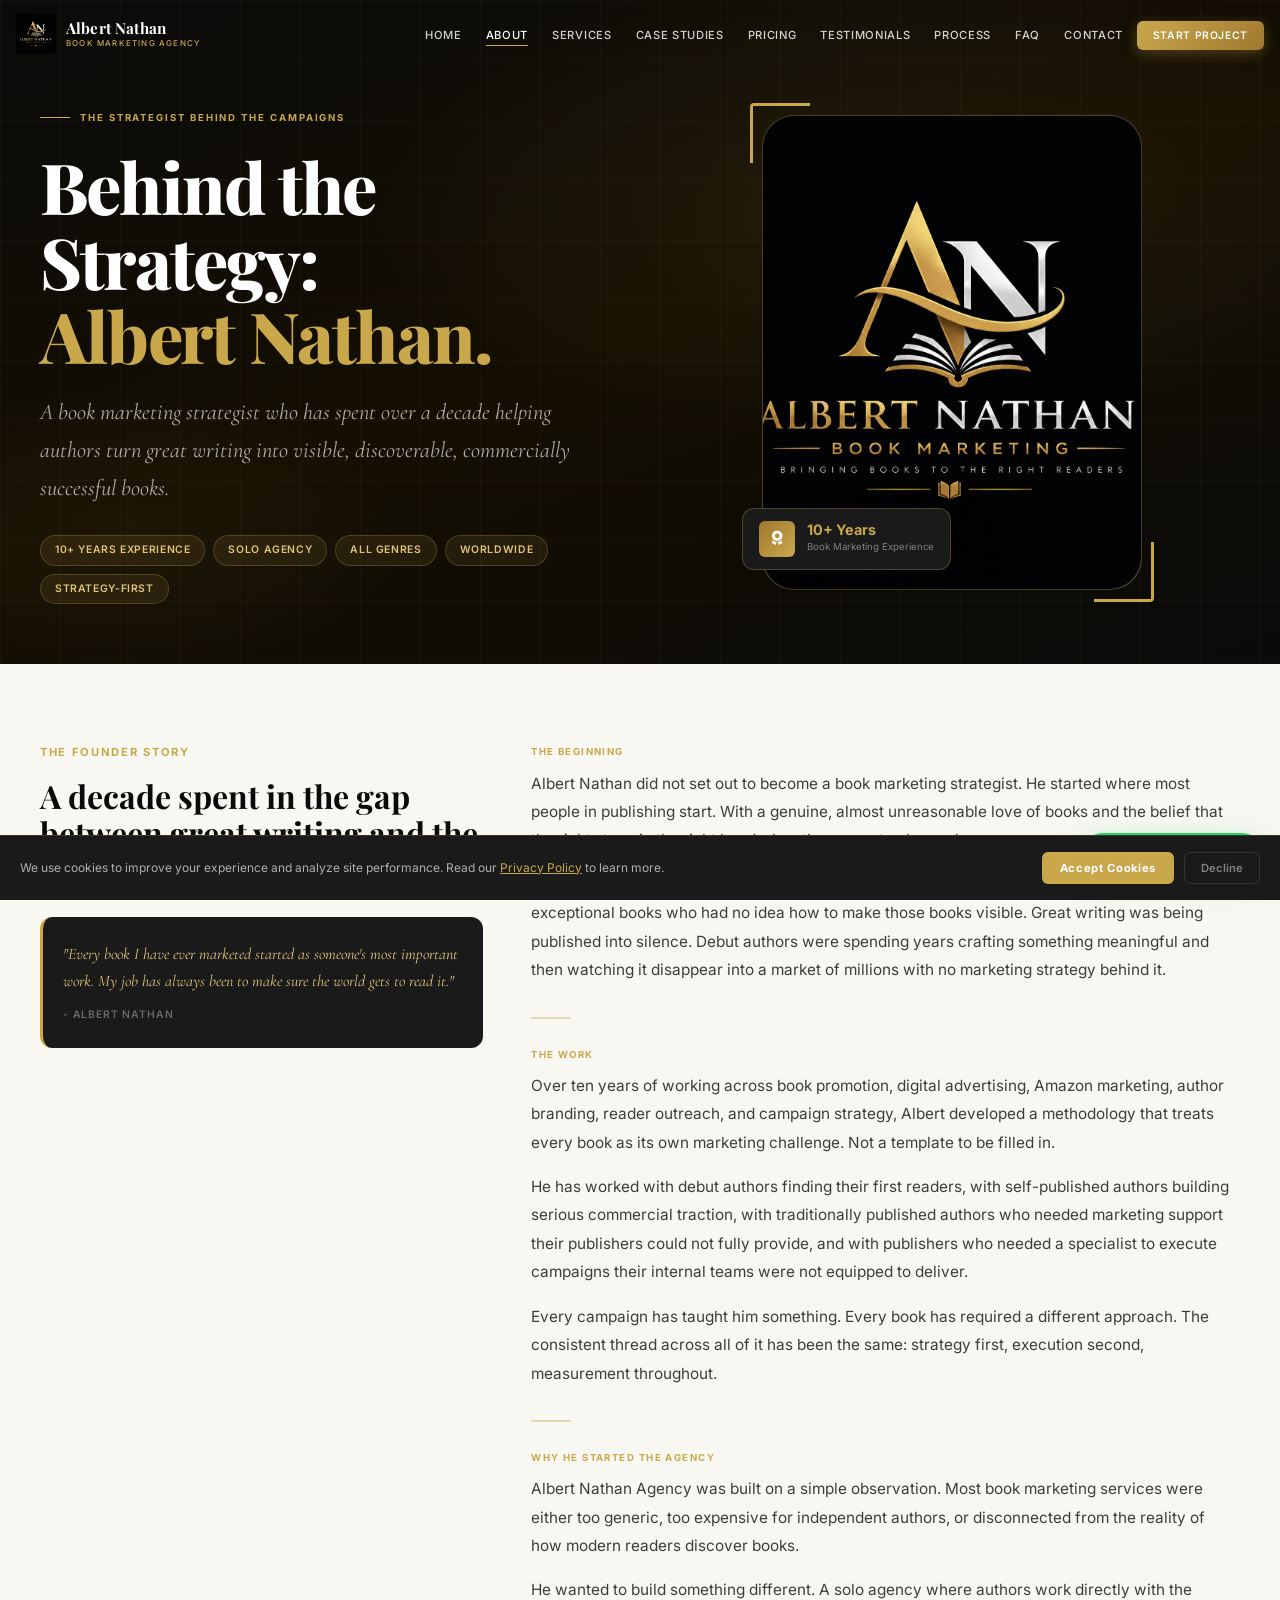
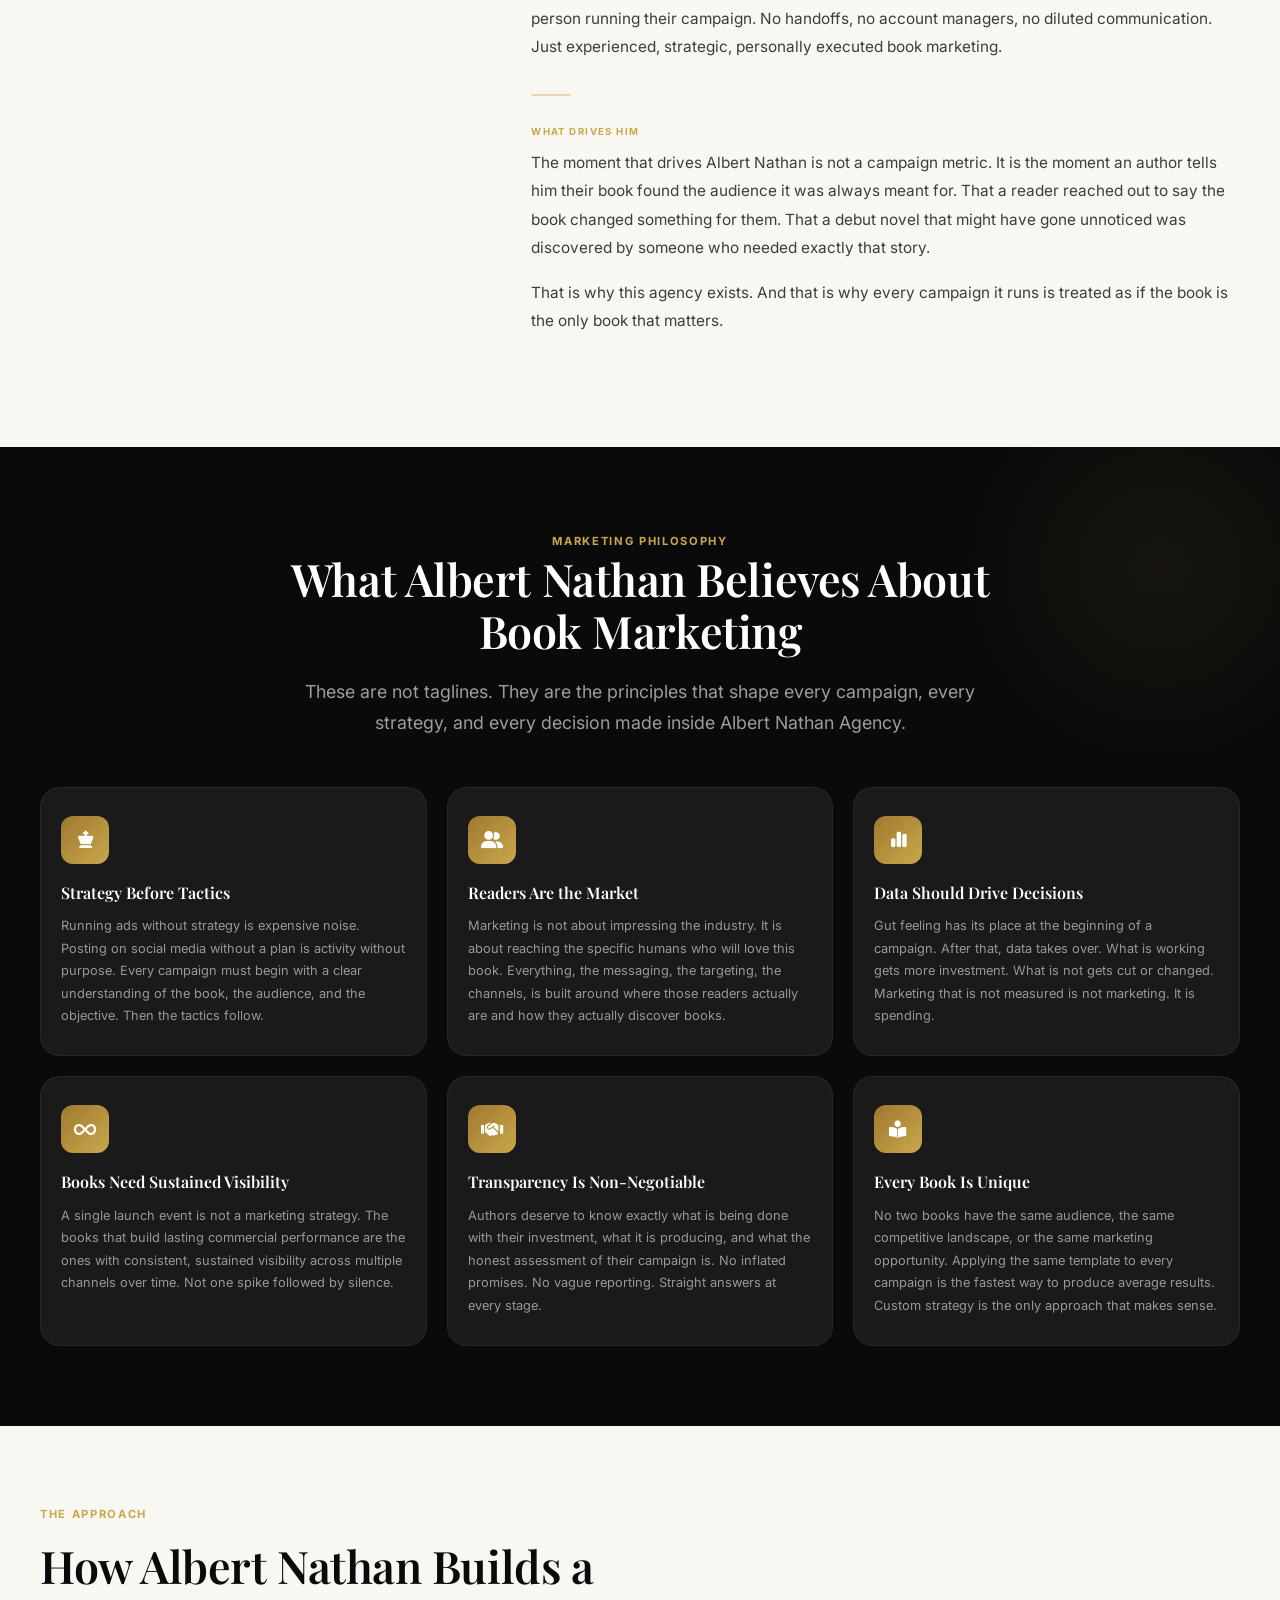
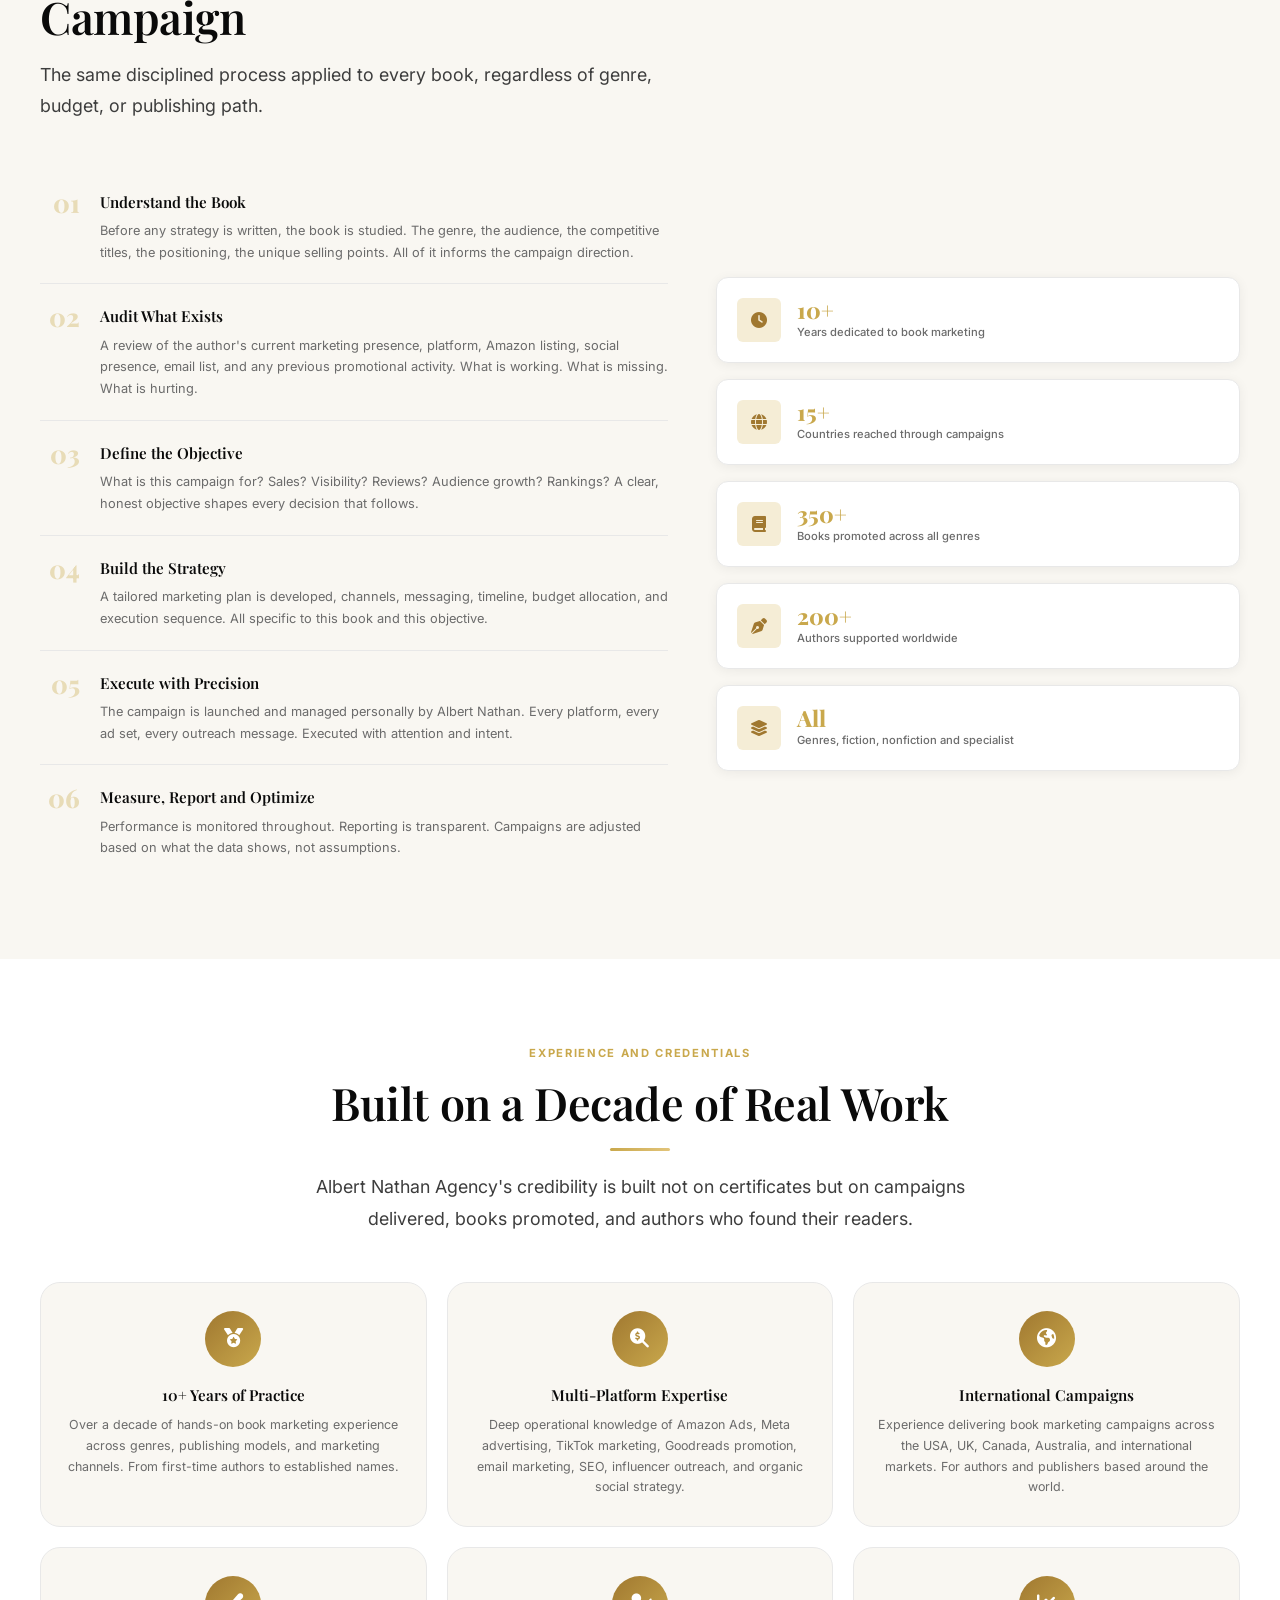
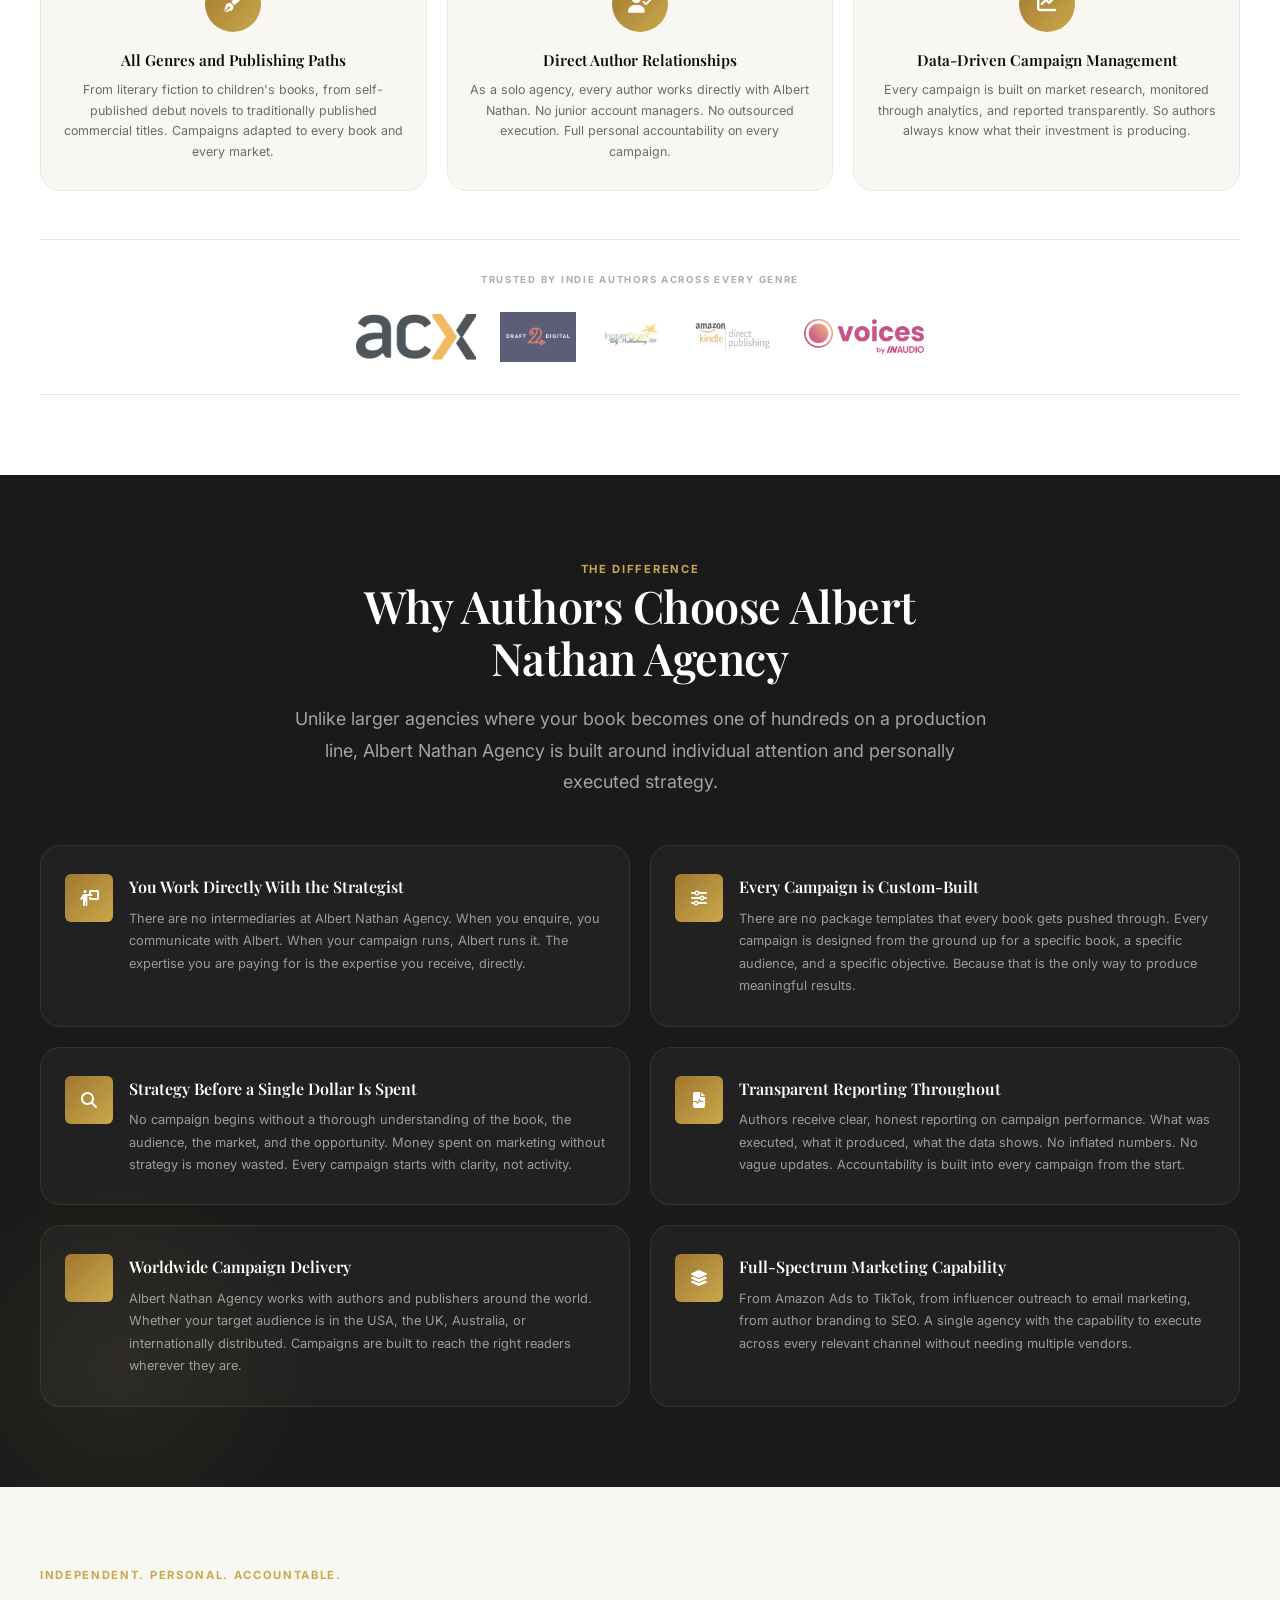
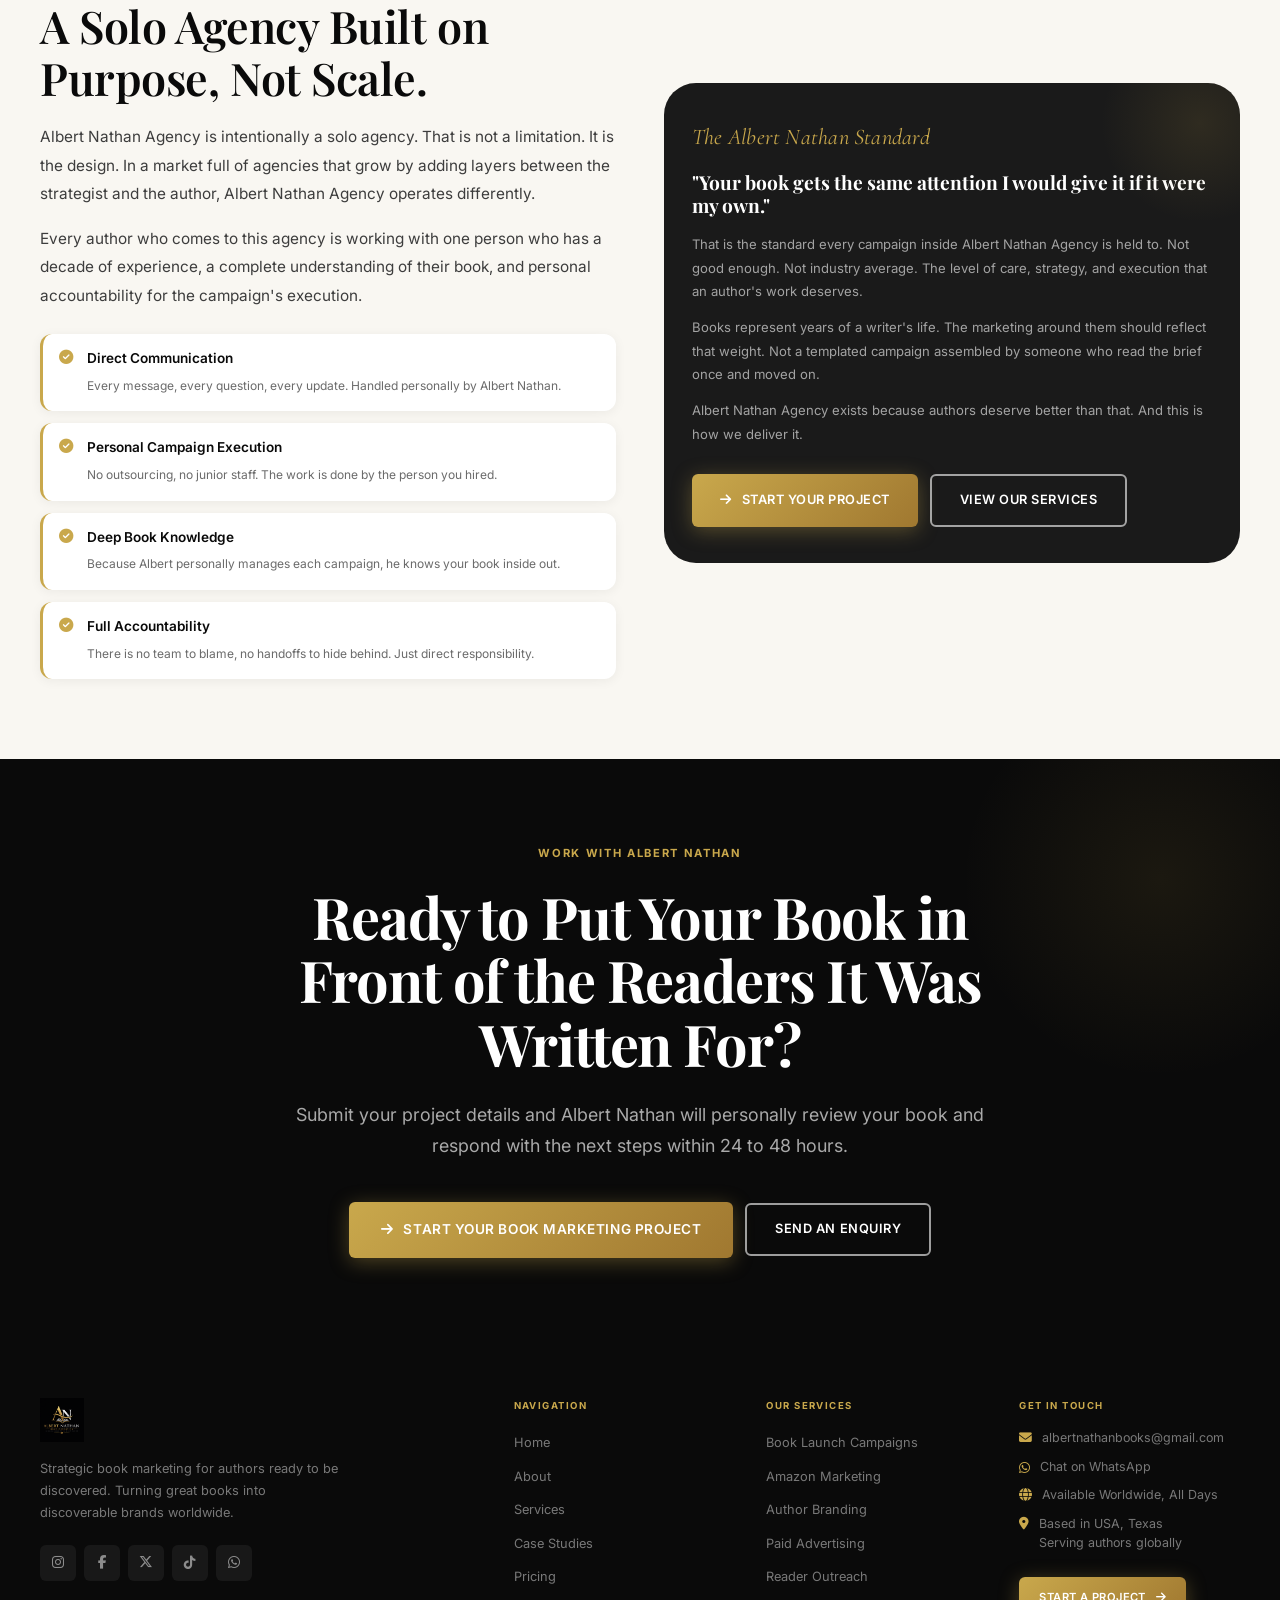
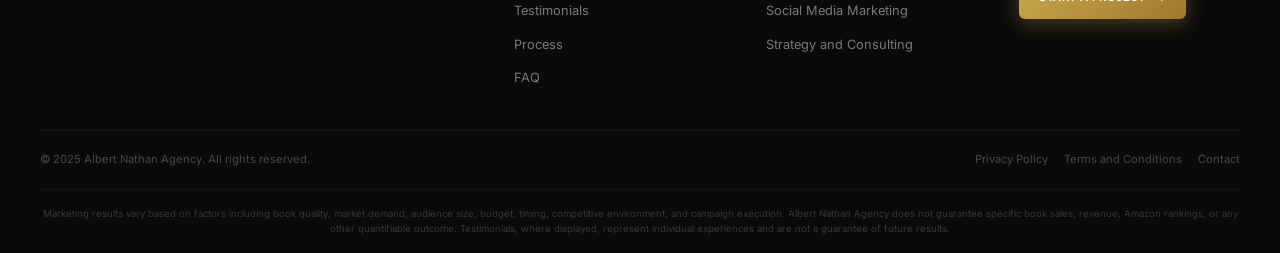
<file: about.html>
<!DOCTYPE html>
<html lang="en">
<head>
  <meta charset="UTF-8" />
  <meta name="viewport" content="width=device-width, initial-scale=1.0, maximum-scale=5.0, user-scalable=yes" />
  <meta name="description" content="About Albert Nathan - Book marketing strategist with 10+ years of experience helping authors worldwide build visibility, reach readers, and grow their book's commercial performance." />
  <meta name="keywords" content="Albert Nathan, book marketing strategist, about book marketer, book marketing agency founder, author marketing expert" />
  <meta name="author" content="Albert Nathan" />
  <meta property="og:title" content="About Albert Nathan | Book Marketing Strategist" />
  <meta property="og:description" content="Meet Albert Nathan - the strategist behind Albert Nathan Agency. 10+ years helping authors turn great books into discoverable brands." />
  <meta property="og:type" content="website" />
  <meta property="og:image" content="Albert Nathan.png" />
  <meta name="twitter:card" content="summary_large_image" />
  <meta name="twitter:title" content="About Albert Nathan | Book Marketing Strategist" />
  <meta name="twitter:description" content="10+ years of strategic book marketing. Independent expertise. Direct communication. No layers." />
  <title>About Albert Nathan | Book Marketing Strategist</title>

  <!-- Favicon - using your logo -->
  <link rel="icon" type="Albert Nathan.png" href="Albert Nathan.png" />
  <link rel="apple-touch-icon" href="Albert Nathan.png" />

  <!-- Google Fonts -->
  <link rel="preconnect" href="https://fonts.googleapis.com" />
  <link rel="preconnect" href="https://fonts.gstatic.com" crossorigin />
  <link href="https://fonts.googleapis.com/css2?family=Playfair+Display:ital,wght@0,400;0,500;0,600;0,700;0,800;1,400;1,600&family=Inter:wght@300;400;500;600;700&family=Cormorant+Garamond:ital,wght@0,400;0,500;0,600;1,400;1,600&display=swap" rel="stylesheet" />

  <!-- Font Awesome -->
  <link rel="stylesheet" href="https://cdnjs.cloudflare.com/ajax/libs/font-awesome/6.5.0/css/all.min.css" />

  <!-- Google Analytics -->
  <script async src="https://www.googletagmanager.com/gtag/js?id=G-317S3LQHLQ"></script>
  <script>
    window.dataLayer = window.dataLayer || [];
    function gtag(){dataLayer.push(arguments);}
    gtag('js', new Date());
    gtag('config', 'G-317S3LQHLQ');
  </script>

  <style>
    /* ============================================================
       CSS CUSTOM PROPERTIES - BRAND SYSTEM
    ============================================================ */
    :root {
      --gold:           #C9A84C;
      --gold-light:     #E2C47A;
      --gold-dark:      #A07830;
      --gold-pale:      #F5EDD6;
      --black:          #0A0A0A;
      --charcoal:       #1A1A1A;
      --charcoal-mid:   #2C2C2C;
      --charcoal-light: #3D3D3D;
      --white:          #FFFFFF;
      --off-white:      #F9F7F2;
      --cream:          #F2EDE3;
      --grey-100:       #F5F5F5;
      --grey-200:       #E8E8E8;
      --grey-400:       #ADADAD;
      --grey-600:       #6B6B6B;
      --grey-800:       #333333;
      --text-primary:   #0A0A0A;
      --text-secondary: #3D3D3D;
      --text-muted:     #6B6B6B;
      --border:         rgba(201,168,76,0.25);
      --border-light:   rgba(201,168,76,0.12);
      --shadow-sm:      0 2px 12px rgba(0,0,0,0.06);
      --shadow-md:      0 8px 32px rgba(0,0,0,0.10);
      --shadow-lg:      0 20px 60px rgba(0,0,0,0.14);
      --shadow-gold:    0 8px 32px rgba(201,168,76,0.20);
      --radius-sm:      6px;
      --radius-md:      12px;
      --radius-lg:      20px;
      --radius-xl:      32px;
      --transition:     all 0.35s cubic-bezier(0.4, 0, 0.2, 1);
      --font-heading:   'Playfair Display', Georgia, serif;
      --font-sub:       'Cormorant Garamond', Georgia, serif;
      --font-body:      'Inter', -apple-system, sans-serif;
    }

    /* ============================================================
       RESET & BASE
    ============================================================ */
    *, *::before, *::after {
      margin: 0; padding: 0; box-sizing: border-box;
    }

    html {
      scroll-behavior: smooth;
      font-size: 16px;
      -webkit-text-size-adjust: 100%;
    }

    body {
      font-family: var(--font-body);
      color: var(--text-primary);
      background: var(--white);
      line-height: 1.6;
      overflow-x: hidden;
      width: 100%;
    }

    img  { max-width: 100%; height: auto; display: block; }
    a    { color: inherit; text-decoration: none; }
    ul   { list-style: none; }
    button { cursor: pointer; border: none; background: none; font-family: inherit; }
    input, textarea, select { font-family: inherit; }

    /* ============================================================
       TYPOGRAPHY
    ============================================================ */
    .display-xl {
      font-family: var(--font-heading);
      font-size: clamp(2.4rem, 6vw, 5.5rem);
      font-weight: 700; line-height: 1.08; letter-spacing: -0.02em;
    }
    .display-lg {
      font-family: var(--font-heading);
      font-size: clamp(2rem, 4.5vw, 4rem);
      font-weight: 700; line-height: 1.1; letter-spacing: -0.02em;
    }
    .display-md {
      font-family: var(--font-heading);
      font-size: clamp(1.6rem, 3.5vw, 3rem);
      font-weight: 600; line-height: 1.15; letter-spacing: -0.01em;
    }
    .heading-lg {
      font-family: var(--font-heading);
      font-size: clamp(1.3rem, 2.5vw, 2.2rem);
      font-weight: 600; line-height: 1.2;
    }
    .heading-md {
      font-family: var(--font-heading);
      font-size: clamp(1.1rem, 2vw, 1.7rem);
      font-weight: 600; line-height: 1.3;
    }
    .subheading {
      font-family: var(--font-sub);
      font-size: clamp(1rem, 1.8vw, 1.4rem);
      font-style: italic; font-weight: 400;
      color: var(--gold); letter-spacing: 0.01em;
    }
    .label-tag {
      font-family: var(--font-body);
      font-size: 0.7rem; font-weight: 700;
      letter-spacing: 0.15em; text-transform: uppercase;
      color: var(--gold);
    }
    .body-lg {
      font-size: clamp(0.95rem, 1.4vw, 1.15rem);
      line-height: 1.75; color: var(--text-secondary);
    }
    .body-md {
      font-size: clamp(0.9rem, 1vw, 1rem);
      line-height: 1.7; color: var(--text-secondary);
    }
    .body-sm {
      font-size: clamp(0.8rem, 0.9vw, 0.875rem);
      line-height: 1.65; color: var(--text-muted);
    }

    /* ============================================================
       LAYOUT
    ============================================================ */
    .container        { width: 100%; max-width: 1240px; margin: 0 auto; padding: 0 20px; }
    .container-narrow { width: 100%; max-width: 820px;  margin: 0 auto; padding: 0 20px; }
    .section          { padding: 80px 0; }
    .section-sm       { padding: 50px 0; }

    .text-center { text-align: center; }
    .gold        { color: var(--gold); }
    .white       { color: var(--white); }

    .mt-8  { margin-top: 8px; }
    .mt-12 { margin-top: 12px; }
    .mt-16 { margin-top: 16px; }
    .mt-20 { margin-top: 20px; }
    .mt-24 { margin-top: 24px; }
    .mt-32 { margin-top: 32px; }
    .mt-40 { margin-top: 40px; }
    .mt-48 { margin-top: 48px; }
    .mt-64 { margin-top: 64px; }

    /* ============================================================
       BUTTONS
    ============================================================ */
    .btn {
      display: inline-flex; align-items: center; gap: 10px;
      padding: 14px 28px;
      border-radius: var(--radius-sm);
      font-family: var(--font-body);
      font-size: clamp(0.8rem, 0.9vw, 0.92rem);
      font-weight: 600; letter-spacing: 0.04em; text-transform: uppercase;
      transition: var(--transition); position: relative; overflow: hidden;
      white-space: nowrap;
      min-height: 50px;
      justify-content: center;
    }
    .btn::before {
      content: ''; position: absolute; top: 0; left: -100%;
      width: 100%; height: 100%; background: rgba(255,255,255,0.12);
      transition: left 0.4s ease;
    }
    .btn:hover::before { left: 0; }

    .btn-gold {
      background: linear-gradient(135deg, var(--gold) 0%, var(--gold-dark) 100%);
      color: var(--white); box-shadow: 0 4px 20px rgba(201,168,76,0.35);
    }
    .btn-gold:hover { transform: translateY(-2px); box-shadow: 0 8px 30px rgba(201,168,76,0.45); }

    .btn-outline-gold {
      background: transparent; color: var(--gold); border: 2px solid var(--gold);
    }
    .btn-outline-gold:hover {
      background: var(--gold); color: var(--white);
      transform: translateY(-2px); box-shadow: var(--shadow-gold);
    }

    .btn-outline-white {
      background: transparent; color: var(--white); border: 2px solid rgba(255,255,255,0.6);
    }
    .btn-outline-white:hover {
      background: rgba(255,255,255,0.1); border-color: var(--white); transform: translateY(-2px);
    }

    .btn-dark { background: var(--charcoal); color: var(--white); box-shadow: var(--shadow-md); }
    .btn-dark:hover { background: var(--charcoal-light); transform: translateY(-2px); }

    .btn-sm  { padding: 10px 20px; font-size: clamp(0.7rem, 0.8vw, 0.82rem); min-height: 42px; }
    .btn-lg  { padding: 16px 32px; font-size: clamp(0.85rem, 1vw, 1rem); min-height: 56px; }

    .btn-group { display: flex; flex-wrap: wrap; gap: 12px; align-items: center; justify-content: center; }

    /* ============================================================
       GOLD LINE
    ============================================================ */
    .gold-line {
      width: 60px; height: 3px;
      background: linear-gradient(90deg, var(--gold), var(--gold-light));
      border-radius: 2px; margin: 16px auto;
    }
    .gold-line-left { margin: 16px 0; }

    /* ============================================================
       NAVIGATION
    ============================================================ */
    #navbar {
      position: fixed; top: 0; left: 0; right: 0; z-index: 1000;
      padding: 0 16px; height: 68px;
      display: flex; align-items: center; justify-content: space-between;
      background: transparent; transition: var(--transition);
    }
    #navbar.scrolled {
      background: rgba(10,10,10,0.97);
      backdrop-filter: blur(20px); -webkit-backdrop-filter: blur(20px);
      height: 64px; box-shadow: 0 2px 30px rgba(0,0,0,0.3);
    }

    .nav-logo { display: flex; align-items: center; gap: 10px; flex-shrink: 0; }
    .nav-logo img { height: 40px; width: auto; object-fit: contain; transition: var(--transition); }
    #navbar.scrolled .nav-logo img { height: 36px; }

    .nav-logo-text { display: flex; flex-direction: column; line-height: 1; }
    .nav-logo-name {
      font-family: var(--font-heading);
      font-size: clamp(0.95rem, 1.1vw, 1.15rem);
      font-weight: 700; color: var(--white); letter-spacing: 0.01em;
    }
    .nav-logo-sub {
      font-family: var(--font-body);
      font-size: clamp(0.5rem, 0.6vw, 0.65rem);
      font-weight: 500;
      letter-spacing: 0.15em; text-transform: uppercase; color: var(--gold); margin-top: 2px;
    }

    .nav-links { display: flex; align-items: center; gap: 4px; list-style: none; }
    .nav-links a {
      font-family: var(--font-body);
      font-size: clamp(0.7rem, 0.78vw, 0.82rem);
      font-weight: 500; letter-spacing: 0.06em; text-transform: uppercase;
      color: rgba(255,255,255,0.82); padding: 6px 10px;
      border-radius: var(--radius-sm); transition: var(--transition); position: relative;
    }
    .nav-links a::after {
      content: ''; position: absolute; bottom: 2px; left: 10px;
      width: 0; height: 1.5px; background: var(--gold); transition: width 0.3s ease;
    }
    .nav-links a:hover { color: var(--white); }
    .nav-links a:hover::after { width: calc(100% - 20px); }

    .nav-links a.active { color: var(--white); }
    .nav-links a.active::after { width: calc(100% - 20px); }

    .nav-cta {
      background: linear-gradient(135deg, var(--gold), var(--gold-dark)) !important;
      color: var(--white) !important; padding: 8px 16px !important;
      border-radius: var(--radius-sm) !important; font-weight: 600 !important;
      box-shadow: 0 4px 14px rgba(201,168,76,0.3);
      border: none !important;
      font-size: clamp(0.65rem, 0.72vw, 0.78rem) !important;
    }
    .nav-cta:hover { transform: translateY(-1px); box-shadow: 0 6px 20px rgba(201,168,76,0.45) !important; }
    .nav-cta::after { display: none !important; }

    .hamburger {
      display: none; flex-direction: column; justify-content: center;
      align-items: center; width: 40px; height: 40px; gap: 5px;
      cursor: pointer; border-radius: var(--radius-sm); transition: var(--transition);
      padding: 8px;
    }
    .hamburger:hover { background: rgba(255,255,255,0.08); }
    .hamburger span { display: block; width: 22px; height: 2px; background: var(--white); border-radius: 2px; transition: var(--transition); }
    .hamburger.open span:nth-child(1) { transform: translateY(7px) rotate(45deg); }
    .hamburger.open span:nth-child(2) { opacity: 0; transform: scaleX(0); }
    .hamburger.open span:nth-child(3) { transform: translateY(-7px) rotate(-45deg); }

    .nav-mobile {
      display: none; position: fixed; top: 0; left: 0; right: 0; bottom: 0;
      background: rgba(10,10,10,0.98); z-index: 999;
      flex-direction: column; align-items: center; justify-content: center;
      gap: 12px; opacity: 0; pointer-events: none; transition: opacity 0.3s ease;
      padding: 20px;
    }
    .nav-mobile.active { display: flex; opacity: 1; pointer-events: all; }
    .nav-mobile a {
      font-family: var(--font-heading);
      font-size: clamp(1.4rem, 4vw, 1.8rem);
      font-weight: 600; color: var(--white); transition: var(--transition); text-align: center;
      padding: 6px 0;
    }
    .nav-mobile a:hover { color: var(--gold); }
    .nav-mobile .nav-mobile-cta { margin-top: 20px; }

    /* ============================================================
       PAGE HERO - ABOUT - LEFT ALIGNED
    ============================================================ */
    #about-hero {
      position: relative;
      min-height: 70vh;
      display: flex;
      align-items: center;
      background: var(--black);
      overflow: hidden;
      padding: 80px 0 60px;
    }

    .about-hero-bg {
      position: absolute; inset: 0;
      background:
        radial-gradient(ellipse 70% 60% at 70% 30%, rgba(201,168,76,0.09) 0%, transparent 60%),
        radial-gradient(ellipse 40% 40% at 10% 80%, rgba(201,168,76,0.05) 0%, transparent 55%),
        linear-gradient(160deg, #0A0A0A 0%, #150F02 50%, #0A0A0A 100%);
    }

    .about-hero-grid {
      position: absolute; inset: 0;
      background-image:
        linear-gradient(rgba(201,168,76,0.04) 1px, transparent 1px),
        linear-gradient(90deg, rgba(201,168,76,0.04) 1px, transparent 1px);
      background-size: 60px 60px;
      pointer-events: none;
    }

    .about-hero-inner {
      position: relative; z-index: 2;
      display: grid;
      grid-template-columns: 1fr 1fr;
      gap: 48px;
      align-items: center;
      padding-top: 20px;
    }

    .about-hero-left {
      text-align: left;
    }

    .about-hero-eyebrow {
      display: inline-flex; align-items: center; gap: 10px;
      margin-bottom: 24px;
      opacity: 0; animation: fadeInUp 0.8s ease 0.2s forwards;
      flex-wrap: wrap;
    }
    .about-eyebrow-line { width: 30px; height: 1.5px; background: var(--gold); }
    .about-eyebrow-text {
      font-size: clamp(0.6rem, 0.7vw, 0.72rem); font-weight: 700;
      letter-spacing: 0.2em; text-transform: uppercase; color: var(--gold);
    }

    .about-hero-title {
      font-family: var(--font-heading);
      font-size: clamp(2.4rem, 5.5vw, 5rem);
      font-weight: 800; line-height: 1.06; letter-spacing: -0.025em;
      color: var(--white);
      opacity: 0; animation: fadeInUp 0.9s ease 0.4s forwards;
    }

    .about-hero-title .gold { color: var(--gold); }

    .about-hero-sub {
      font-family: var(--font-sub);
      font-size: clamp(1rem, 1.8vw, 1.4rem);
      font-style: italic; color: rgba(255,255,255,0.65); line-height: 1.7;
      margin-top: 20px;
      opacity: 0; animation: fadeInUp 0.9s ease 0.6s forwards;
    }

    .about-hero-tags {
      display: flex; flex-wrap: wrap; gap: 8px; margin-top: 28px;
      opacity: 0; animation: fadeInUp 0.9s ease 0.8s forwards;
    }

    .about-tag {
      padding: 6px 14px;
      background: rgba(201,168,76,0.10);
      border: 1px solid rgba(201,168,76,0.25);
      border-radius: 40px;
      font-size: clamp(0.65rem, 0.72vw, 0.78rem);
      font-weight: 600;
      letter-spacing: 0.06em; text-transform: uppercase;
      color: var(--gold-light);
    }

    /* Photo / Visual Placeholder - WITH ACTUAL IMAGE */
    .about-hero-right {
      display: flex; justify-content: center; align-items: center;
      opacity: 0; animation: fadeInUp 0.9s ease 0.5s forwards;
    }

    .about-photo-frame {
      position: relative;
      width: 100%; max-width: 380px;
    }

    .about-photo-slot {
      width: 100%;
      aspect-ratio: 4/5;
      border-radius: var(--radius-xl);
      background: linear-gradient(135deg, var(--charcoal) 0%, var(--charcoal-mid) 100%);
      display: flex;
      flex-direction: column;
      align-items: center;
      justify-content: center;
      gap: 16px;
      position: relative;
      overflow: hidden;
      border: 1px solid rgba(201,168,76,0.20);
    }

    .about-photo-slot::before {
      content: '';
      position: absolute; inset: 0;
      background: linear-gradient(45deg, rgba(201,168,76,0.06) 0%, transparent 60%);
    }

    .about-photo-slot img {
      position: absolute; inset: 0; width: 100%; height: 100%; object-fit: cover;
      border-radius: var(--radius-xl);
    }

    /* Gold accent corner */
    .about-photo-frame::before {
      content: '';
      position: absolute;
      top: -12px; left: -12px;
      width: 60px; height: 60px;
      border-top: 3px solid var(--gold);
      border-left: 3px solid var(--gold);
      border-radius: 4px 0 0 0;
    }

    .about-photo-frame::after {
      content: '';
      position: absolute;
      bottom: -12px; right: -12px;
      width: 60px; height: 60px;
      border-bottom: 3px solid var(--gold);
      border-right: 3px solid var(--gold);
      border-radius: 0 0 4px 0;
    }

    /* Floating credential badge */
    .about-badge {
      position: absolute;
      bottom: 20px; left: -20px;
      background: var(--charcoal);
      border: 1px solid rgba(201,168,76,0.30);
      border-radius: var(--radius-md);
      padding: 12px 16px;
      display: flex; align-items: center; gap: 12px;
      box-shadow: var(--shadow-lg);
      min-width: 160px;
    }

    .about-badge-icon {
      width: 36px; height: 36px;
      border-radius: var(--radius-sm);
      background: linear-gradient(135deg, var(--gold-dark), var(--gold));
      display: flex; align-items: center; justify-content: center;
      color: var(--white); font-size: 0.9rem; flex-shrink: 0;
    }

    .about-badge-text strong {
      display: block; font-size: clamp(0.9rem, 1vw, 1.1rem);
      font-weight: 700; color: var(--gold); line-height: 1;
    }

    .about-badge-text span {
      font-size: clamp(0.6rem, 0.65vw, 0.75rem);
      color: rgba(255,255,255,0.45); margin-top: 2px; display: block;
    }

    /* ============================================================
       FOUNDER STORY SECTION
    ============================================================ */
    #founder-story {
      background: var(--off-white);
      padding: 80px 0;
    }

    .story-grid {
      display: grid;
      grid-template-columns: 1fr 1.6fr;
      gap: 48px;
      align-items: start;
    }

    .story-sidebar {
      position: sticky; top: 80px;
    }

    .story-sidebar .label-tag { margin-bottom: 16px; display: block; }

    .story-sidebar h2 {
      font-family: var(--font-heading);
      font-size: clamp(1.4rem, 2.5vw, 2.4rem);
      font-weight: 700; line-height: 1.15;
      color: var(--text-primary); margin-bottom: 16px;
    }

    .story-sidebar-quote {
      margin-top: 28px;
      padding: 24px 20px;
      background: var(--charcoal);
      border-radius: var(--radius-md);
      border-left: 3px solid var(--gold);
    }

    .story-sidebar-quote p {
      font-family: var(--font-sub);
      font-size: clamp(1rem, 1.1vw, 1.2rem);
      font-style: italic; color: var(--gold-light); line-height: 1.7;
    }

    .story-sidebar-quote .quote-attr {
      margin-top: 12px;
      font-size: clamp(0.65rem, 0.7vw, 0.78rem);
      font-weight: 600;
      letter-spacing: 0.08em; text-transform: uppercase;
      color: rgba(255,255,255,0.35);
    }

    .story-block {
      margin-bottom: 32px;
    }

    .story-block-label {
      font-size: clamp(0.6rem, 0.65vw, 0.7rem);
      font-weight: 700;
      letter-spacing: 0.15em; text-transform: uppercase;
      color: var(--gold); margin-bottom: 10px;
    }

    .story-block p {
      font-size: clamp(0.9rem, 1.2vw, 1.08rem);
      line-height: 1.85; color: var(--text-secondary);
    }

    .story-block p + p { margin-top: 16px; }

    .story-divider {
      width: 40px; height: 2px;
      background: var(--gold); opacity: 0.4;
      margin: 28px 0; border-radius: 2px;
    }

    /* ============================================================
       PHILOSOPHY / BELIEFS SECTION
    ============================================================ */
    #philosophy {
      background: var(--black);
      padding: 80px 0;
      position: relative; overflow: hidden;
    }

    #philosophy::before {
      content: '';
      position: absolute; top: -80px; right: -80px;
      width: 400px; height: 400px; border-radius: 50%;
      background: radial-gradient(circle, rgba(201,168,76,0.07) 0%, transparent 70%);
    }

    .philosophy-header {
      text-align: center; max-width: 700px; margin: 0 auto 48px;
    }
    .philosophy-header .label-tag { margin-bottom: 16px; }
    .philosophy-header .display-md { color: var(--white); margin-bottom: 16px; }
    .philosophy-header .body-lg { color: rgba(255,255,255,0.60); }

    .beliefs-grid {
      display: grid;
      grid-template-columns: repeat(3, 1fr);
      gap: 20px;
    }

    .belief-card {
      background: var(--charcoal);
      border-radius: var(--radius-lg);
      padding: 28px 20px;
      border: 1px solid rgba(201,168,76,0.10);
      transition: var(--transition);
      position: relative; overflow: hidden;
    }

    .belief-card::before {
      content: '';
      position: absolute; top: 0; left: 0; right: 0; height: 3px;
      background: linear-gradient(90deg, var(--gold-dark), var(--gold-light));
      transform: scaleX(0); transform-origin: left; transition: transform 0.4s ease;
    }

    .belief-card:hover { border-color: rgba(201,168,76,0.25); transform: translateY(-4px); }
    .belief-card:hover::before { transform: scaleX(1); }

    .belief-icon {
      width: 48px; height: 48px; border-radius: var(--radius-md);
      background: linear-gradient(135deg, var(--gold-dark), var(--gold));
      display: flex; align-items: center; justify-content: center;
      color: var(--white); font-size: 1.1rem; margin-bottom: 16px;
    }

    .belief-card h3 {
      font-family: var(--font-heading);
      font-size: clamp(1rem, 1.05vw, 1.15rem);
      font-weight: 600; color: var(--white); margin-bottom: 10px;
    }

    .belief-card p {
      font-size: clamp(0.8rem, 0.85vw, 0.88rem);
      line-height: 1.75; color: rgba(255,255,255,0.55);
    }

    /* ============================================================
       APPROACH / METHOD SECTION
    ============================================================ */
    #approach {
      background: var(--off-white);
      padding: 80px 0;
    }

    .approach-header {
      max-width: 680px; margin-bottom: 48px;
    }
    .approach-header .label-tag { margin-bottom: 16px; display: block; }

    .approach-grid {
      display: grid;
      grid-template-columns: 1.2fr 1fr;
      gap: 48px;
      align-items: center;
    }

    .approach-steps {
      display: flex;
      flex-direction: column;
      gap: 0;
    }

    .approach-step {
      display: flex;
      gap: 20px;
      padding: 20px 0;
      border-bottom: 1px solid var(--grey-200);
      transition: var(--transition);
    }

    .approach-step:last-child { border-bottom: none; }
    .approach-step:hover { padding-left: 6px; }

    .approach-step-num {
      font-family: var(--font-heading);
      font-size: clamp(1.6rem, 2vw, 2.2rem);
      font-weight: 800; color: var(--gold); opacity: 0.35;
      line-height: 1; flex-shrink: 0;
      width: 40px; text-align: right;
      transition: var(--transition);
    }

    .approach-step:hover .approach-step-num { opacity: 1; }

    .approach-step-body h4 {
      font-family: var(--font-heading);
      font-size: clamp(0.95rem, 1vw, 1.1rem);
      font-weight: 600; color: var(--text-primary); margin-bottom: 6px;
    }

    .approach-step-body p {
      font-size: clamp(0.8rem, 0.85vw, 0.88rem);
      line-height: 1.7; color: var(--text-muted);
    }

    .approach-right {
      display: flex; flex-direction: column; gap: 16px;
    }

    .approach-stat-card {
      background: var(--white);
      border-radius: var(--radius-md);
      padding: 20px 20px;
      border: 1px solid var(--grey-200);
      box-shadow: var(--shadow-sm);
      display: flex; align-items: center; gap: 16px;
      transition: var(--transition);
    }

    .approach-stat-card:hover {
      border-color: var(--gold);
      transform: translateX(4px);
      box-shadow: var(--shadow-md);
    }

    .approach-stat-icon {
      width: 44px; height: 44px; border-radius: var(--radius-sm);
      background: var(--gold-pale);
      display: flex; align-items: center; justify-content: center;
      color: var(--gold-dark); font-size: 1rem; flex-shrink: 0;
    }

    .approach-stat-value {
      font-family: var(--font-heading);
      font-size: clamp(1.4rem, 1.6vw, 1.8rem);
      font-weight: 800; color: var(--gold); line-height: 1;
    }

    .approach-stat-label {
      font-size: clamp(0.7rem, 0.75vw, 0.82rem);
      font-weight: 500; color: var(--text-muted); margin-top: 2px;
    }

    /* ============================================================
       CREDENTIALS SECTION
    ============================================================ */
    #credentials {
      background: var(--white);
      padding: 80px 0;
    }

    .credentials-header {
      text-align: center; max-width: 680px; margin: 0 auto 48px;
    }
    .credentials-header .label-tag { margin-bottom: 16px; }
    .credentials-header .gold-line { margin: 20px auto; }

    .credentials-grid {
      display: grid;
      grid-template-columns: repeat(3, 1fr);
      gap: 20px;
      margin-bottom: 48px;
    }

    .credential-card {
      background: var(--off-white);
      border-radius: var(--radius-lg);
      padding: 28px 20px;
      border: 1px solid var(--grey-200);
      text-align: center;
      transition: var(--transition);
    }

    .credential-card:hover {
      border-color: var(--gold);
      transform: translateY(-4px);
      box-shadow: var(--shadow-md);
    }

    .credential-icon {
      width: 56px; height: 56px; border-radius: 50%;
      background: linear-gradient(135deg, var(--gold-dark), var(--gold));
      display: flex; align-items: center; justify-content: center;
      color: var(--white); font-size: 1.2rem;
      margin: 0 auto 16px;
    }

    .credential-card h3 {
      font-family: var(--font-heading);
      font-size: clamp(0.95rem, 1vw, 1.1rem);
      font-weight: 600; color: var(--text-primary); margin-bottom: 8px;
    }

    .credential-card p {
      font-size: clamp(0.78rem, 0.82vw, 0.85rem);
      line-height: 1.65; color: var(--text-muted);
    }

    /* Featured In Strip - "Trusted by indie authors across every genre" with logos */
    .featured-in {
      padding: 32px 0;
      border-top: 1px solid var(--grey-200);
      border-bottom: 1px solid var(--grey-200);
    }

    .featured-in-label {
      text-align: center;
      font-size: clamp(0.6rem, 0.65vw, 0.7rem);
      font-weight: 700;
      letter-spacing: 0.18em; text-transform: uppercase;
      color: var(--grey-400); margin-bottom: 24px;
    }

    .featured-logos {
      display: flex;
      align-items: center; justify-content: center;
      flex-wrap: wrap;
      gap: 24px;
    }

    .featured-logo-slot {
      height: 50px;
      display: flex;
      align-items: center;
      justify-content: center;
    }

    .featured-logo-slot img {
      height: 100%;
      width: auto;
      max-width: 120px;
      object-fit: contain;
      opacity: 0.7;
      transition: var(--transition);
      filter: grayscale(20%);
    }

    .featured-logo-slot img:hover {
      opacity: 1;
      filter: grayscale(0%);
    }

    /* ============================================================
       WHY ALBERT SECTION (DIFFERENTIATORS)
    ============================================================ */
    #why-albert {
      background: var(--charcoal);
      padding: 80px 0;
      position: relative; overflow: hidden;
    }

    #why-albert::before {
      content: '';
      position: absolute; bottom: -80px; left: -80px;
      width: 400px; height: 400px; border-radius: 50%;
      background: radial-gradient(circle, rgba(201,168,76,0.08) 0%, transparent 70%);
    }

    .why-header {
      text-align: center; max-width: 700px; margin: 0 auto 48px;
    }
    .why-header .label-tag { margin-bottom: 16px; }
    .why-header .display-md { color: var(--white); margin-bottom: 16px; }
    .why-header .body-lg { color: rgba(255,255,255,0.60); }

    .why-grid {
      display: grid;
      grid-template-columns: repeat(2, 1fr);
      gap: 20px;
    }

    .why-card {
      background: rgba(255,255,255,0.03);
      border: 1px solid rgba(201,168,76,0.12);
      border-radius: var(--radius-lg);
      padding: 28px 24px;
      display: flex; gap: 16px;
      transition: var(--transition);
    }

    .why-card:hover {
      background: rgba(201,168,76,0.06);
      border-color: rgba(201,168,76,0.25);
      transform: translateY(-4px);
    }

    .why-card-icon {
      width: 48px; height: 48px; border-radius: var(--radius-sm);
      background: linear-gradient(135deg, var(--gold-dark), var(--gold));
      display: flex; align-items: center; justify-content: center;
      color: var(--white); font-size: 1rem; flex-shrink: 0;
    }

    .why-card-content h3 {
      font-family: var(--font-heading);
      font-size: clamp(1rem, 1.05vw, 1.15rem);
      font-weight: 600; color: var(--white); margin-bottom: 8px;
    }

    .why-card-content p {
      font-size: clamp(0.8rem, 0.85vw, 0.88rem);
      line-height: 1.75; color: rgba(255,255,255,0.55);
    }

    /* ============================================================
       SOLO AGENCY STATEMENT
    ============================================================ */
    #solo-statement {
      background: var(--off-white);
      padding: 80px 0;
    }

    .solo-inner {
      display: grid;
      grid-template-columns: 1fr 1fr;
      gap: 48px;
      align-items: center;
    }

    .solo-left .label-tag { display: block; margin-bottom: 16px; }

    .solo-left p {
      font-size: clamp(0.9rem, 1.2vw, 1.08rem);
      line-height: 1.85; color: var(--text-secondary); margin-bottom: 16px;
    }

    .solo-features {
      margin-top: 24px;
      display: flex; flex-direction: column; gap: 12px;
    }

    .solo-feature {
      display: flex; align-items: flex-start; gap: 14px;
      padding: 14px 16px;
      background: var(--white);
      border-radius: var(--radius-md);
      border-left: 3px solid var(--gold);
      box-shadow: var(--shadow-sm);
      transition: var(--transition);
    }

    .solo-feature:hover { transform: translateX(4px); box-shadow: var(--shadow-md); }

    .solo-feature i {
      color: var(--gold); font-size: 0.9rem; margin-top: 2px; flex-shrink: 0;
    }

    .solo-feature div strong {
      display: block; font-size: clamp(0.85rem, 0.9vw, 0.92rem);
      font-weight: 600; color: var(--text-primary); margin-bottom: 2px;
    }

    .solo-feature div span {
      font-size: clamp(0.75rem, 0.8vw, 0.83rem);
      color: var(--text-muted); line-height: 1.5;
    }

    .solo-right {
      background: var(--charcoal);
      border-radius: var(--radius-xl);
      padding: 36px 28px;
      position: relative; overflow: hidden;
    }

    .solo-right::before {
      content: '';
      position: absolute; top: -60px; right: -60px;
      width: 200px; height: 200px; border-radius: 50%;
      background: radial-gradient(circle, rgba(201,168,76,0.12) 0%, transparent 70%);
    }

    .solo-right .subheading {
      display: block; margin-bottom: 16px;
    }

    .solo-right h3 {
      font-family: var(--font-heading);
      font-size: clamp(1.2rem, 1.4vw, 1.6rem);
      font-weight: 700; color: var(--white); margin-bottom: 16px; line-height: 1.2;
    }

    .solo-right p {
      font-size: clamp(0.82rem, 0.85vw, 0.9rem);
      line-height: 1.8; color: rgba(255,255,255,0.60); margin-bottom: 12px;
    }

    .solo-cta-row {
      margin-top: 28px; display: flex; gap: 12px; flex-wrap: wrap;
    }

    /* ============================================================
       CTA SECTION
    ============================================================ */
    #about-cta {
      background: var(--black);
      padding: 80px 0;
      position: relative; overflow: hidden;
    }

    #about-cta::before {
      content: '';
      position: absolute; top: -80px; right: -80px;
      width: 400px; height: 400px; border-radius: 50%;
      background: radial-gradient(circle, rgba(201,168,76,0.09) 0%, transparent 70%);
    }

    .about-cta-inner {
      text-align: center; max-width: 760px; margin: 0 auto;
      position: relative; z-index: 1;
    }

    .about-cta-inner .label-tag { margin-bottom: 16px; }
    .about-cta-inner .display-lg { color: var(--white); margin-bottom: 20px; }
    .about-cta-inner .body-lg { color: rgba(255,255,255,0.65); margin-bottom: 32px; }
    .about-cta-inner .btn-group { justify-content: center; }

    /* ============================================================
       FOOTER
    ============================================================ */
    #footer {
      background: var(--black);
      padding-top: 60px;
    }

    .footer-top {
      display: grid;
      grid-template-columns: 2fr 1fr 1fr 1fr;
      gap: 32px;
      padding-bottom: 40px;
      border-bottom: 1px solid rgba(255,255,255,0.06);
    }

    .footer-brand img { height: 44px; width: auto; object-fit: contain; margin-bottom: 16px; }
    .footer-brand p {
      font-size: clamp(0.8rem, 0.85vw, 0.88rem);
      line-height: 1.75; color: rgba(255,255,255,0.45); margin-bottom: 20px; max-width: 300px;
    }

    .footer-socials { display: flex; gap: 8px; }

    .social-btn {
      width: 36px; height: 36px; border-radius: var(--radius-sm);
      background: rgba(255,255,255,0.06);
      display: flex; align-items: center; justify-content: center;
      color: rgba(255,255,255,0.50); font-size: 0.85rem;
      transition: var(--transition); text-decoration: none;
    }
    .social-btn:hover { background: var(--gold); color: var(--white); transform: translateY(-3px); }

    .footer-col h4 {
      font-size: clamp(0.6rem, 0.65vw, 0.72rem);
      font-weight: 700; letter-spacing: 0.15em; text-transform: uppercase;
      color: var(--gold); margin-bottom: 16px;
    }
    .footer-col ul { display: flex; flex-direction: column; gap: 8px; }
    .footer-col ul li a {
      font-size: clamp(0.8rem, 0.85vw, 0.88rem);
      color: rgba(255,255,255,0.45); transition: var(--transition);
    }
    .footer-col ul li a:hover { color: var(--white); padding-left: 4px; }

    .footer-contact-item {
      display: flex; align-items: flex-start; gap: 10px; margin-bottom: 10px;
    }
    .footer-contact-item i { color: var(--gold); font-size: 0.8rem; margin-top: 3px; flex-shrink: 0; }
    .footer-contact-item span { font-size: clamp(0.78rem, 0.82vw, 0.85rem); color: rgba(255,255,255,0.45); line-height: 1.5; }
    .footer-contact-item a { color: rgba(255,255,255,0.45); transition: var(--transition); }
    .footer-contact-item a:hover { color: var(--gold); }

    .footer-bottom {
      padding: 20px 0;
      display: flex; align-items: center; justify-content: space-between;
      gap: 16px; flex-wrap: wrap;
    }
    .footer-bottom p { font-size: clamp(0.7rem, 0.75vw, 0.78rem); color: rgba(255,255,255,0.25); }

    .footer-legal { display: flex; gap: 16px; }
    .footer-legal a {
      font-size: clamp(0.7rem, 0.75vw, 0.78rem);
      color: rgba(255,255,255,0.25); transition: var(--transition);
    }
    .footer-legal a:hover { color: var(--gold); }

    .footer-disclaimer {
      padding: 16px 0;
      border-top: 1px solid rgba(255,255,255,0.04);
    }
    .footer-disclaimer p {
      font-size: clamp(0.6rem, 0.65vw, 0.72rem);
      color: rgba(255,255,255,0.18);
      line-height: 1.65; text-align: center;
    }

    /* ============================================================
       FLOATING ELEMENTS
    ============================================================ */
    .whatsapp-float {
      position: fixed; bottom: 24px; right: 16px; z-index: 900;
      display: flex; align-items: center; gap: 10px;
      background: #25D366; color: var(--white);
      padding: 12px 16px; border-radius: 60px;
      box-shadow: 0 8px 28px rgba(37,211,102,0.35);
      text-decoration: none; font-size: clamp(0.75rem, 0.8vw, 0.85rem);
      font-weight: 600; transition: var(--transition);
      animation: floatIn 0.8s ease 2s both;
    }
    .whatsapp-float:hover { transform: translateY(-3px) scale(1.03); box-shadow: 0 12px 36px rgba(37,211,102,0.45); }
    .whatsapp-float i { font-size: 1.1rem; }

    #cookie-banner {
      position: fixed; bottom: 0; left: 0; right: 0; z-index: 1100;
      background: var(--charcoal); border-top: 1px solid rgba(201,168,76,0.2);
      padding: 16px 20px;
      display: flex; align-items: center; justify-content: space-between;
      gap: 16px; flex-wrap: wrap;
      transform: translateY(100%); transition: transform 0.4s ease;
    }
    #cookie-banner.show { transform: translateY(0); }

    .cookie-text {
      font-size: clamp(0.75rem, 0.8vw, 0.85rem);
      color: rgba(255,255,255,0.65); line-height: 1.55; flex: 1; min-width: 200px;
    }
    .cookie-text a { color: var(--gold); text-decoration: underline; }
    .cookie-btns { display: flex; gap: 10px; flex-shrink: 0; }

    .cookie-accept {
      padding: 8px 18px; background: var(--gold); color: var(--white);
      border-radius: var(--radius-sm); font-size: clamp(0.7rem, 0.75vw, 0.82rem);
      font-weight: 700; letter-spacing: 0.06em; cursor: pointer; transition: var(--transition); border: none;
    }
    .cookie-accept:hover { background: var(--gold-dark); }

    .cookie-decline {
      padding: 8px 16px; background: transparent; color: rgba(255,255,255,0.45);
      border-radius: var(--radius-sm); font-size: clamp(0.7rem, 0.75vw, 0.82rem);
      font-weight: 600; cursor: pointer; border: 1px solid rgba(255,255,255,0.12);
      transition: var(--transition);
    }
    .cookie-decline:hover { color: var(--white); border-color: rgba(255,255,255,0.35); }

    /* ============================================================
       ANIMATIONS
    ============================================================ */
    @keyframes fadeInUp {
      from { opacity: 0; transform: translateY(30px); }
      to   { opacity: 1; transform: translateY(0); }
    }
    @keyframes floatIn {
      from { opacity: 0; transform: translateY(20px); }
      to   { opacity: 1; transform: translateY(0); }
    }

    .reveal {
      opacity: 0; transform: translateY(28px);
      transition: opacity 0.7s ease, transform 0.7s ease;
    }
    .reveal.visible { opacity: 1; transform: translateY(0); }
    .reveal-delay-1 { transition-delay: 0.1s; }
    .reveal-delay-2 { transition-delay: 0.2s; }
    .reveal-delay-3 { transition-delay: 0.3s; }
    .reveal-delay-4 { transition-delay: 0.4s; }
    .reveal-delay-5 { transition-delay: 0.5s; }

    /* ============================================================
       RESPONSIVE
    ============================================================ */
    @media (max-width: 1100px) {
      .footer-top { grid-template-columns: 1fr 1fr; }
      .credentials-grid { grid-template-columns: repeat(2, 1fr); }
      .beliefs-grid { grid-template-columns: repeat(2, 1fr); }
    }

    @media (max-width: 900px) {
      .about-hero-inner { grid-template-columns: 1fr; gap: 40px; }
      .about-hero-right { order: -1; }
      .about-photo-frame { max-width: 280px; margin: 0 auto; }
      .about-badge { left: 0; bottom: -16px; }
      .story-grid { grid-template-columns: 1fr; gap: 40px; }
      .story-sidebar { position: static; }
      .beliefs-grid { grid-template-columns: 1fr; }
      .approach-grid { grid-template-columns: 1fr; gap: 40px; }
      .why-grid { grid-template-columns: 1fr; }
      .solo-inner { grid-template-columns: 1fr; gap: 40px; }
      .credentials-grid { grid-template-columns: 1fr; }
      .featured-logos { gap: 16px; }
      .featured-logo-slot { height: 40px; }
      .featured-logo-slot img { max-width: 90px; }
      .about-hero-title { font-size: clamp(2rem, 5vw, 3.2rem); }
    }

    @media (max-width: 768px) {
      .section { padding: 60px 0; }
      .container { padding: 0 16px; }

      #navbar { padding: 0 12px; height: 60px; }
      #navbar.scrolled { height: 56px; }

      .nav-links { display: none; }
      .hamburger { display: flex; }

      .about-hero { min-height: 60vh; padding: 60px 0 40px; }
      .about-photo-frame { max-width: 240px; }
      .about-badge { left: 0; bottom: -12px; padding: 10px 14px; min-width: 140px; }
      .about-badge-icon { width: 30px; height: 30px; font-size: 0.75rem; }
      .about-badge-text strong { font-size: 0.85rem; }
      .about-badge-text span { font-size: 0.55rem; }

      .story-sidebar-quote { padding: 20px 16px; }

      .beliefs-grid { grid-template-columns: 1fr; }
      .approach-steps { gap: 0; }
      .approach-step { padding: 16px 0; gap: 14px; }
      .approach-step-num { width: 32px; font-size: 1.4rem; }

      .approach-stat-card { padding: 16px; }
      .approach-stat-icon { width: 38px; height: 38px; font-size: 0.85rem; }

      .credentials-grid { grid-template-columns: 1fr; }
      .credential-card { padding: 24px 16px; }

      .why-grid { grid-template-columns: 1fr; }
      .why-card { flex-direction: column; gap: 12px; padding: 20px 16px; }

      .solo-right { padding: 28px 20px; }
      .solo-cta-row .btn { width: 100%; justify-content: center; }

      .footer-top { grid-template-columns: 1fr; gap: 32px; }
      .footer-bottom { flex-direction: column; text-align: center; gap: 10px; }
      .footer-legal { justify-content: center; flex-wrap: wrap; }

      .whatsapp-float .wa-label { display: none; }
      .whatsapp-float { padding: 12px; border-radius: 50%; }

      .btn-group { flex-direction: column; align-items: stretch; }
      .btn-group .btn { width: 100%; justify-content: center; }
      .about-cta-inner .btn-group { align-items: stretch; }

      .featured-logos { gap: 12px; }
      .featured-logo-slot { height: 32px; }
      .featured-logo-slot img { max-width: 70px; }
    }

    @media (max-width: 480px) {
      .about-hero-title { font-size: 2rem; }
      .about-photo-frame { max-width: 200px; }
      .about-hero-tags { gap: 6px; }
      .about-tag { font-size: 0.6rem; padding: 4px 10px; }

      .display-lg { font-size: 1.6rem; }
      .display-md { font-size: 1.4rem; }

      .story-block p { font-size: 0.85rem; }
      .solo-left p { font-size: 0.85rem; }

      .about-badge { min-width: 120px; padding: 8px 12px; }
      .about-badge-text strong { font-size: 0.75rem; }
    }

    @media (max-width: 360px) {
      .about-hero-title { font-size: 1.6rem; }
      .about-photo-frame { max-width: 160px; }
      .about-photo-frame::before, .about-photo-frame::after { width: 40px; height: 40px; top: -8px; left: -8px; bottom: -8px; right: -8px; }
      .about-badge { min-width: 100px; padding: 6px 10px; bottom: -8px; }
      .about-badge-text strong { font-size: 0.65rem; }
      .about-badge-text span { font-size: 0.5rem; }
      .about-badge-icon { width: 24px; height: 24px; font-size: 0.6rem; }
    }
  </style>
</head>

<body>

  <!-- ============================================================
       COOKIE BANNER
  ============================================================ -->
  <div id="cookie-banner" role="dialog" aria-label="Cookie consent">
    <p class="cookie-text">
      We use cookies to improve your experience and analyze site performance.
      Read our <a href="privacy-policy.html">Privacy Policy</a> to learn more.
    </p>
    <div class="cookie-btns">
      <button class="cookie-accept" id="cookieAccept">Accept Cookies</button>
      <button class="cookie-decline" id="cookieDecline">Decline</button>
    </div>
  </div>

  <!-- ============================================================
       NAVIGATION
  ============================================================ -->
  <nav id="navbar" role="navigation" aria-label="Main navigation">
    <a href="index.html" class="nav-logo" aria-label="Albert Nathan Agency Home">
      <img src="Albert Nathan.png" alt="Albert Nathan Agency Logo" />
      <div class="nav-logo-text">
        <span class="nav-logo-name">Albert Nathan</span>
        <span class="nav-logo-sub">Book Marketing Agency</span>
      </div>
    </a>

    <ul class="nav-links" role="list">
      <li><a href="index.html">Home</a></li>
      <li><a href="about.html" class="active">About</a></li>
      <li><a href="services.html">Services</a></li>
      <li><a href="case-studies.html">Case Studies</a></li>
      <li><a href="pricing.html">Pricing</a></li>
      <li><a href="testimonials.html">Testimonials</a></li>
      <li><a href="process.html">Process</a></li>
      <li><a href="faq.html">FAQ</a></li>
      <li><a href="contact.html">Contact</a></li>
      <li><a href="book-a-call.html" class="nav-cta">Start Project</a></li>
    </ul>

    <button class="hamburger" id="hamburger" aria-label="Open menu" aria-expanded="false">
      <span></span><span></span><span></span>
    </button>
  </nav>

  <!-- Mobile Navigation -->
  <div class="nav-mobile" id="navMobile" role="dialog" aria-label="Mobile navigation">
    <a href="index.html"        onclick="closeMobileNav()">Home</a>
    <a href="about.html"        onclick="closeMobileNav()">About</a>
    <a href="services.html"     onclick="closeMobileNav()">Services</a>
    <a href="case-studies.html" onclick="closeMobileNav()">Case Studies</a>
    <a href="pricing.html"      onclick="closeMobileNav()">Pricing</a>
    <a href="testimonials.html" onclick="closeMobileNav()">Testimonials</a>
    <a href="process.html"      onclick="closeMobileNav()">Process</a>
    <a href="faq.html"          onclick="closeMobileNav()">FAQ</a>
    <a href="contact.html"      onclick="closeMobileNav()">Contact</a>
    <div class="nav-mobile-cta">
      <a href="book-a-call.html" class="btn btn-gold" onclick="closeMobileNav()">
        <i class="fas fa-arrow-right"></i> Start Your Project
      </a>
    </div>
  </div>

  <!-- ============================================================
       PAGE HERO - LEFT ALIGNED
  ============================================================ -->
  <section id="about-hero" aria-label="About Albert Nathan">
    <div class="about-hero-bg"></div>
    <div class="about-hero-grid"></div>

    <div class="container">
      <div class="about-hero-inner">

        <!-- Left: Text -->
        <div class="about-hero-left">
          <div class="about-hero-eyebrow">
            <span class="about-eyebrow-line"></span>
            <span class="about-eyebrow-text">The Strategist Behind the Campaigns</span>
          </div>

          <h1 class="about-hero-title">
            Behind the<br />
            Strategy:<br />
            <span class="gold">Albert Nathan.</span>
          </h1>

          <p class="about-hero-sub">
            A book marketing strategist who has spent over a decade
            helping authors turn great writing into visible, discoverable,
            commercially successful books.
          </p>

          <div class="about-hero-tags">
            <span class="about-tag">10+ Years Experience</span>
            <span class="about-tag">Solo Agency</span>
            <span class="about-tag">All Genres</span>
            <span class="about-tag">Worldwide</span>
            <span class="about-tag">Strategy-First</span>
          </div>
        </div>

        <!-- Right: Photo with Albert Nathan Image -->
        <div class="about-hero-right">
          <div class="about-photo-frame">
            <div class="about-photo-slot">
              <img src="Albert Nathan.png" alt="Albert Nathan - Book Marketing Strategist" />
            </div>

            <!-- Floating Credential Badge -->
            <div class="about-badge">
              <div class="about-badge-icon"><i class="fas fa-award"></i></div>
              <div class="about-badge-text">
                <strong>10+ Years</strong>
                <span>Book Marketing Experience</span>
              </div>
            </div>
          </div>
        </div>

      </div>
    </div>
  </section>

  <!-- ============================================================
       FOUNDER STORY
  ============================================================ -->
  <section id="founder-story" aria-labelledby="story-heading">
    <div class="container">
      <div class="story-grid">

        <!-- Sidebar -->
        <div class="story-sidebar reveal">
          <span class="label-tag">The Founder Story</span>
          <h2 id="story-heading">
            A decade spent in the gap between great writing and the readers who needed it.
          </h2>

          <div class="story-sidebar-quote">
            <p>"Every book I have ever marketed started as someone's most important work. My job has always been to make sure the world gets to read it."</p>
            <div class="quote-attr">- Albert Nathan</div>
          </div>
        </div>

        <!-- Story Content -->
        <div class="story-content reveal reveal-delay-2">

          <div class="story-block">
            <div class="story-block-label">The Beginning</div>
            <p>
              Albert Nathan did not set out to become a book marketing strategist.
              He started where most people in publishing start. With a genuine,
              almost unreasonable love of books and the belief that the right story,
              in the right hands, has the power to change how someone sees the world.
            </p>
            <p>
              What he discovered early in his career was a persistent, frustrating gap:
              authors with genuinely exceptional books who had no idea how to make those
              books visible. Great writing was being published into silence. Debut authors
              were spending years crafting something meaningful and then watching it
              disappear into a market of millions with no marketing strategy behind it.
            </p>
          </div>

          <div class="story-divider"></div>

          <div class="story-block">
            <div class="story-block-label">The Work</div>
            <p>
              Over ten years of working across book promotion, digital advertising,
              Amazon marketing, author branding, reader outreach, and campaign strategy,
              Albert developed a methodology that treats every book as its own marketing
              challenge. Not a template to be filled in.
            </p>
            <p>
              He has worked with debut authors finding their first readers, with
              self-published authors building serious commercial traction, with
              traditionally published authors who needed marketing support their
              publishers could not fully provide, and with publishers who needed
              a specialist to execute campaigns their internal teams were not
              equipped to deliver.
            </p>
            <p>
              Every campaign has taught him something. Every book has required
              a different approach. The consistent thread across all of it has been
              the same: strategy first, execution second, measurement throughout.
            </p>
          </div>

          <div class="story-divider"></div>

          <div class="story-block">
            <div class="story-block-label">Why He Started the Agency</div>
            <p>
              Albert Nathan Agency was built on a simple observation.
              Most book marketing services were either too generic, too expensive
              for independent authors, or disconnected from the reality of how
              modern readers discover books.
            </p>
            <p>
              He wanted to build something different. A solo agency where authors
              work directly with the person running their campaign. No handoffs,
              no account managers, no diluted communication. Just experienced,
              strategic, personally executed book marketing.
            </p>
          </div>

          <div class="story-divider"></div>

          <div class="story-block">
            <div class="story-block-label">What Drives Him</div>
            <p>
              The moment that drives Albert Nathan is not a campaign metric.
              It is the moment an author tells him their book found the audience
              it was always meant for. That a reader reached out to say the book
              changed something for them. That a debut novel that might have gone
              unnoticed was discovered by someone who needed exactly that story.
            </p>
            <p>
              That is why this agency exists. And that is why every campaign it
              runs is treated as if the book is the only book that matters.
            </p>
          </div>

        </div>
      </div>
    </div>
  </section>

  <!-- ============================================================
       PHILOSOPHY / WHAT I BELIEVE
  ============================================================ -->
  <section id="philosophy" aria-labelledby="philosophy-heading">
    <div class="container">

      <div class="philosophy-header reveal">
        <span class="label-tag">Marketing Philosophy</span>
        <h2 id="philosophy-heading" class="display-md">
          What Albert Nathan Believes About Book Marketing
        </h2>
        <p class="body-lg mt-20">
          These are not taglines. They are the principles that shape every
          campaign, every strategy, and every decision made inside Albert Nathan Agency.
        </p>
      </div>

      <div class="beliefs-grid">

        <div class="belief-card reveal reveal-delay-1">
          <div class="belief-icon"><i class="fas fa-chess-king"></i></div>
          <h3>Strategy Before Tactics</h3>
          <p>Running ads without strategy is expensive noise. Posting on social media without a plan is activity without purpose. Every campaign must begin with a clear understanding of the book, the audience, and the objective. Then the tactics follow.</p>
        </div>

        <div class="belief-card reveal reveal-delay-2">
          <div class="belief-icon"><i class="fas fa-user-group"></i></div>
          <h3>Readers Are the Market</h3>
          <p>Marketing is not about impressing the industry. It is about reaching the specific humans who will love this book. Everything, the messaging, the targeting, the channels, is built around where those readers actually are and how they actually discover books.</p>
        </div>

        <div class="belief-card reveal reveal-delay-3">
          <div class="belief-icon"><i class="fas fa-chart-simple"></i></div>
          <h3>Data Should Drive Decisions</h3>
          <p>Gut feeling has its place at the beginning of a campaign. After that, data takes over. What is working gets more investment. What is not gets cut or changed. Marketing that is not measured is not marketing. It is spending.</p>
        </div>

        <div class="belief-card reveal reveal-delay-1">
          <div class="belief-icon"><i class="fas fa-infinity"></i></div>
          <h3>Books Need Sustained Visibility</h3>
          <p>A single launch event is not a marketing strategy. The books that build lasting commercial performance are the ones with consistent, sustained visibility across multiple channels over time. Not one spike followed by silence.</p>
        </div>

        <div class="belief-card reveal reveal-delay-2">
          <div class="belief-icon"><i class="fas fa-handshake"></i></div>
          <h3>Transparency Is Non-Negotiable</h3>
          <p>Authors deserve to know exactly what is being done with their investment, what it is producing, and what the honest assessment of their campaign is. No inflated promises. No vague reporting. Straight answers at every stage.</p>
        </div>

        <div class="belief-card reveal reveal-delay-3">
          <div class="belief-icon"><i class="fas fa-book-open-reader"></i></div>
          <h3>Every Book Is Unique</h3>
          <p>No two books have the same audience, the same competitive landscape, or the same marketing opportunity. Applying the same template to every campaign is the fastest way to produce average results. Custom strategy is the only approach that makes sense.</p>
        </div>

      </div>

    </div>
  </section>

  <!-- ============================================================
       APPROACH / METHOD
  ============================================================ -->
  <section id="approach" aria-labelledby="approach-heading">
    <div class="container">

      <div class="approach-header reveal">
        <span class="label-tag">The Approach</span>
        <h2 id="approach-heading" class="display-md mt-12">
          How Albert Nathan Builds a Campaign
        </h2>
        <p class="body-lg mt-16">
          The same disciplined process applied to every book, regardless of
          genre, budget, or publishing path.
        </p>
      </div>

      <div class="approach-grid">

        <!-- Steps -->
        <div class="approach-steps reveal">

          <div class="approach-step">
            <div class="approach-step-num">01</div>
            <div class="approach-step-body">
              <h4>Understand the Book</h4>
              <p>Before any strategy is written, the book is studied. The genre, the audience, the competitive titles, the positioning, the unique selling points. All of it informs the campaign direction.</p>
            </div>
          </div>

          <div class="approach-step">
            <div class="approach-step-num">02</div>
            <div class="approach-step-body">
              <h4>Audit What Exists</h4>
              <p>A review of the author's current marketing presence, platform, Amazon listing, social presence, email list, and any previous promotional activity. What is working. What is missing. What is hurting.</p>
            </div>
          </div>

          <div class="approach-step">
            <div class="approach-step-num">03</div>
            <div class="approach-step-body">
              <h4>Define the Objective</h4>
              <p>What is this campaign for? Sales? Visibility? Reviews? Audience growth? Rankings? A clear, honest objective shapes every decision that follows.</p>
            </div>
          </div>

          <div class="approach-step">
            <div class="approach-step-num">04</div>
            <div class="approach-step-body">
              <h4>Build the Strategy</h4>
              <p>A tailored marketing plan is developed, channels, messaging, timeline, budget allocation, and execution sequence. All specific to this book and this objective.</p>
            </div>
          </div>

          <div class="approach-step">
            <div class="approach-step-num">05</div>
            <div class="approach-step-body">
              <h4>Execute with Precision</h4>
              <p>The campaign is launched and managed personally by Albert Nathan. Every platform, every ad set, every outreach message. Executed with attention and intent.</p>
            </div>
          </div>

          <div class="approach-step">
            <div class="approach-step-num">06</div>
            <div class="approach-step-body">
              <h4>Measure, Report and Optimize</h4>
              <p>Performance is monitored throughout. Reporting is transparent. Campaigns are adjusted based on what the data shows, not assumptions.</p>
            </div>
          </div>

        </div>

        <!-- Stats Cards -->
        <div class="approach-right reveal reveal-delay-2">

          <div class="approach-stat-card">
            <div class="approach-stat-icon"><i class="fas fa-clock"></i></div>
            <div>
              <div class="approach-stat-value">10+</div>
              <div class="approach-stat-label">Years dedicated to book marketing</div>
            </div>
          </div>

          <div class="approach-stat-card">
            <div class="approach-stat-icon"><i class="fas fa-globe"></i></div>
            <div>
              <div class="approach-stat-value">15+</div>
              <div class="approach-stat-label">Countries reached through campaigns</div>
            </div>
          </div>

          <div class="approach-stat-card">
            <div class="approach-stat-icon"><i class="fas fa-book"></i></div>
            <div>
              <div class="approach-stat-value">350+</div>
              <div class="approach-stat-label">Books promoted across all genres</div>
            </div>
          </div>

          <div class="approach-stat-card">
            <div class="approach-stat-icon"><i class="fas fa-pen-nib"></i></div>
            <div>
              <div class="approach-stat-value">200+</div>
              <div class="approach-stat-label">Authors supported worldwide</div>
            </div>
          </div>

          <div class="approach-stat-card">
            <div class="approach-stat-icon"><i class="fas fa-layer-group"></i></div>
            <div>
              <div class="approach-stat-value">All</div>
              <div class="approach-stat-label">Genres, fiction, nonfiction and specialist</div>
            </div>
          </div>

        </div>

      </div>
    </div>
  </section>

  <!-- ============================================================
       CREDENTIALS
  ============================================================ -->
  <section id="credentials" aria-labelledby="credentials-heading">
    <div class="container">

      <div class="credentials-header reveal">
        <span class="label-tag">Experience and Credentials</span>
        <h2 id="credentials-heading" class="display-md mt-12">
          Built on a Decade of Real Work
        </h2>
        <div class="gold-line"></div>
        <p class="body-lg mt-12">
          Albert Nathan Agency's credibility is built not on certificates
          but on campaigns delivered, books promoted, and authors who found
          their readers.
        </p>
      </div>

      <div class="credentials-grid">

        <div class="credential-card reveal reveal-delay-1">
          <div class="credential-icon"><i class="fas fa-medal"></i></div>
          <h3>10+ Years of Practice</h3>
          <p>Over a decade of hands-on book marketing experience across genres, publishing models, and marketing channels. From first-time authors to established names.</p>
        </div>

        <div class="credential-card reveal reveal-delay-2">
          <div class="credential-icon"><i class="fas fa-magnifying-glass-dollar"></i></div>
          <h3>Multi-Platform Expertise</h3>
          <p>Deep operational knowledge of Amazon Ads, Meta advertising, TikTok marketing, Goodreads promotion, email marketing, SEO, influencer outreach, and organic social strategy.</p>
        </div>

        <div class="credential-card reveal reveal-delay-3">
          <div class="credential-icon"><i class="fas fa-earth-americas"></i></div>
          <h3>International Campaigns</h3>
          <p>Experience delivering book marketing campaigns across the USA, UK, Canada, Australia, and international markets. For authors and publishers based around the world.</p>
        </div>

        <div class="credential-card reveal reveal-delay-1">
          <div class="credential-icon"><i class="fas fa-pen-fancy"></i></div>
          <h3>All Genres and Publishing Paths</h3>
          <p>From literary fiction to children's books, from self-published debut novels to traditionally published commercial titles. Campaigns adapted to every book and every market.</p>
        </div>

        <div class="credential-card reveal reveal-delay-2">
          <div class="credential-icon"><i class="fas fa-user-check"></i></div>
          <h3>Direct Author Relationships</h3>
          <p>As a solo agency, every author works directly with Albert Nathan. No junior account managers. No outsourced execution. Full personal accountability on every campaign.</p>
        </div>

        <div class="credential-card reveal reveal-delay-3">
          <div class="credential-icon"><i class="fas fa-chart-line"></i></div>
          <h3>Data-Driven Campaign Management</h3>
          <p>Every campaign is built on market research, monitored through analytics, and reported transparently. So authors always know what their investment is producing.</p>
        </div>

      </div>

      <div class="featured-in reveal mt-48">
        <div class="featured-in-label">Trusted by indie authors across every genre</div>
        <div class="featured-logos">
          <div class="featured-logo-slot">
            <img src="ACX.png" alt="Author Logo" />
          </div>
          <div class="featured-logo-slot">
            <img src="Draft2Digital.png" alt="Author Logo" />
          </div>
          <div class="featured-logo-slot">
            <img src="IngramSpark.png" alt="Author Logo" />
          </div>
          <div class="featured-logo-slot">
            <img src="Amazon KDP.png" alt="Author Logo" />
          </div>
          <div class="featured-logo-slot">
            <img src="Findaway Voices.png" alt="Author Logo" />
          </div>
        </div>
      </div>

    </div>
  </section>

  <!-- ============================================================
       WHY ALBERT NATHAN AGENCY
  ============================================================ -->
  <section id="why-albert" aria-labelledby="why-heading">
    <div class="container">

      <div class="why-header reveal">
        <span class="label-tag">The Difference</span>
        <h2 id="why-heading" class="display-md">
          Why Authors Choose Albert Nathan Agency
        </h2>
        <p class="body-lg mt-20">
          Unlike larger agencies where your book becomes one of hundreds
          on a production line, Albert Nathan Agency is built around
          individual attention and personally executed strategy.
        </p>
      </div>

      <div class="why-grid">

        <div class="why-card reveal reveal-delay-1">
          <div class="why-card-icon"><i class="fas fa-person-chalkboard"></i></div>
          <div class="why-card-content">
            <h3>You Work Directly With the Strategist</h3>
            <p>There are no intermediaries at Albert Nathan Agency. When you enquire, you communicate with Albert. When your campaign runs, Albert runs it. The expertise you are paying for is the expertise you receive, directly.</p>
          </div>
        </div>

        <div class="why-card reveal reveal-delay-2">
          <div class="why-card-icon"><i class="fas fa-sliders"></i></div>
          <div class="why-card-content">
            <h3>Every Campaign is Custom-Built</h3>
            <p>There are no package templates that every book gets pushed through. Every campaign is designed from the ground up for a specific book, a specific audience, and a specific objective. Because that is the only way to produce meaningful results.</p>
          </div>
        </div>

        <div class="why-card reveal reveal-delay-1">
          <div class="why-card-icon"><i class="fas fa-magnifying-glass"></i></div>
          <div class="why-card-content">
            <h3>Strategy Before a Single Dollar Is Spent</h3>
            <p>No campaign begins without a thorough understanding of the book, the audience, the market, and the opportunity. Money spent on marketing without strategy is money wasted. Every campaign starts with clarity, not activity.</p>
          </div>
        </div>

        <div class="why-card reveal reveal-delay-2">
          <div class="why-card-icon"><i class="fas fa-file-waveform"></i></div>
          <div class="why-card-content">
            <h3>Transparent Reporting Throughout</h3>
            <p>Authors receive clear, honest reporting on campaign performance. What was executed, what it produced, what the data shows. No inflated numbers. No vague updates. Accountability is built into every campaign from the start.</p>
          </div>
        </div>

        <div class="why-card reveal reveal-delay-1">
          <div class="why-card-icon"><i class="fas fa-earth-globe"></i></div>
          <div class="why-card-content">
            <h3>Worldwide Campaign Delivery</h3>
            <p>Albert Nathan Agency works with authors and publishers around the world. Whether your target audience is in the USA, the UK, Australia, or internationally distributed. Campaigns are built to reach the right readers wherever they are.</p>
          </div>
        </div>

        <div class="why-card reveal reveal-delay-2">
          <div class="why-card-icon"><i class="fas fa-layer-group"></i></div>
          <div class="why-card-content">
            <h3>Full-Spectrum Marketing Capability</h3>
            <p>From Amazon Ads to TikTok, from influencer outreach to email marketing, from author branding to SEO. A single agency with the capability to execute across every relevant channel without needing multiple vendors.</p>
          </div>
        </div>

      </div>

    </div>
  </section>

  <!-- ============================================================
       SOLO AGENCY STATEMENT
  ============================================================ -->
  <section id="solo-statement" aria-labelledby="solo-heading">
    <div class="container">
      <div class="solo-inner">

        <div class="solo-left reveal">
          <span class="label-tag">Independent. Personal. Accountable.</span>
          <h2 id="solo-heading" class="display-md mt-12">
            A Solo Agency Built on Purpose, Not Scale.
          </h2>
          <p class="mt-20">
            Albert Nathan Agency is intentionally a solo agency. That is not a limitation.
            It is the design. In a market full of agencies that grow by adding layers
            between the strategist and the author, Albert Nathan Agency operates differently.
          </p>
          <p>
            Every author who comes to this agency is working with one person
            who has a decade of experience, a complete understanding of their book,
            and personal accountability for the campaign's execution.
          </p>

          <div class="solo-features mt-24">
            <div class="solo-feature">
              <i class="fas fa-check-circle"></i>
              <div>
                <strong>Direct Communication</strong>
                <span>Every message, every question, every update. Handled personally by Albert Nathan.</span>
              </div>
            </div>
            <div class="solo-feature">
              <i class="fas fa-check-circle"></i>
              <div>
                <strong>Personal Campaign Execution</strong>
                <span>No outsourcing, no junior staff. The work is done by the person you hired.</span>
              </div>
            </div>
            <div class="solo-feature">
              <i class="fas fa-check-circle"></i>
              <div>
                <strong>Deep Book Knowledge</strong>
                <span>Because Albert personally manages each campaign, he knows your book inside out.</span>
              </div>
            </div>
            <div class="solo-feature">
              <i class="fas fa-check-circle"></i>
              <div>
                <strong>Full Accountability</strong>
                <span>There is no team to blame, no handoffs to hide behind. Just direct responsibility.</span>
              </div>
            </div>
          </div>
        </div>

        <div class="solo-right reveal reveal-delay-2">
          <span class="subheading">The Albert Nathan Standard</span>
          <h3>
            "Your book gets the same attention I would give it if it were my own."
          </h3>
          <p>
            That is the standard every campaign inside Albert Nathan Agency is held to.
            Not good enough. Not industry average. The level of care, strategy,
            and execution that an author's work deserves.
          </p>
          <p>
            Books represent years of a writer's life. The marketing around them
            should reflect that weight. Not a templated campaign assembled by
            someone who read the brief once and moved on.
          </p>
          <p>
            Albert Nathan Agency exists because authors deserve better than that.
            And this is how we deliver it.
          </p>
          <div class="solo-cta-row">
            <a href="book-a-call.html" class="btn btn-gold">
              <i class="fas fa-arrow-right"></i> Start Your Project
            </a>
            <a href="services.html" class="btn btn-outline-white">
              View Our Services
            </a>
          </div>
        </div>

      </div>
    </div>
  </section>

  <!-- ============================================================
       FINAL CTA
  ============================================================ -->
  <section id="about-cta" aria-labelledby="about-cta-heading">
    <div class="container">
      <div class="about-cta-inner reveal">
        <span class="label-tag">Work With Albert Nathan</span>
        <h2 id="about-cta-heading" class="display-lg mt-20">
          Ready to Put Your Book in Front of the Readers It Was Written For?
        </h2>
        <p class="body-lg mt-24">
          Submit your project details and Albert Nathan will personally
          review your book and respond with the next steps within 24 to 48 hours.
        </p>
        <div class="btn-group mt-40">
          <a href="book-a-call.html" class="btn btn-gold btn-lg">
            <i class="fas fa-arrow-right"></i> Start Your Book Marketing Project
          </a>
          <a href="contact.html" class="btn btn-outline-white">
            Send an Enquiry
          </a>
        </div>
      </div>
    </div>
  </section>

  <!-- ============================================================
       FOOTER
  ============================================================ -->
  <footer id="footer" role="contentinfo">
    <div class="container">

      <div class="footer-top">
        <div class="footer-brand">
          <img src="Albert Nathan.png" alt="Albert Nathan Agency" />
          <p>Strategic book marketing for authors ready to be discovered. Turning great books into discoverable brands worldwide.</p>
          <div class="footer-socials">
            <a href="https://www.instagram.com/albertnathanagency/" target="_blank" rel="noopener" class="social-btn" aria-label="Instagram"><i class="fab fa-instagram"></i></a>
            <a href="https://www.facebook.com/profile.php?id=61592884918168" target="_blank" rel="noopener" class="social-btn" aria-label="Facebook"><i class="fab fa-facebook-f"></i></a>
            <a href="https://x.com/albertnathan001" target="_blank" rel="noopener" class="social-btn" aria-label="X"><i class="fab fa-x-twitter"></i></a>
            <a href="https://tiktok.com/@albertnathanagency001" target="_blank" rel="noopener" class="social-btn" aria-label="TikTok"><i class="fab fa-tiktok"></i></a>
            <a href="https://wa.me/19188435974" target="_blank" rel="noopener" class="social-btn" aria-label="WhatsApp"><i class="fab fa-whatsapp"></i></a>
          </div>
        </div>

        <div class="footer-col">
          <h4>Navigation</h4>
          <ul>
            <li><a href="index.html">Home</a></li>
            <li><a href="about.html">About</a></li>
            <li><a href="services.html">Services</a></li>
            <li><a href="case-studies.html">Case Studies</a></li>
            <li><a href="pricing.html">Pricing</a></li>
            <li><a href="testimonials.html">Testimonials</a></li>
            <li><a href="process.html">Process</a></li>
            <li><a href="faq.html">FAQ</a></li>
          </ul>
        </div>

        <div class="footer-col">
          <h4>Our Services</h4>
          <ul>
            <li><a href="services.html">Book Launch Campaigns</a></li>
            <li><a href="services.html">Amazon Marketing</a></li>
            <li><a href="services.html">Author Branding</a></li>
            <li><a href="services.html">Paid Advertising</a></li>
            <li><a href="services.html">Reader Outreach</a></li>
            <li><a href="services.html">Social Media Marketing</a></li>
            <li><a href="services.html">Strategy and Consulting</a></li>
          </ul>
        </div>

        <div class="footer-col">
          <h4>Get In Touch</h4>
          <div class="footer-contact-item">
            <i class="fas fa-envelope"></i>
            <span><a href="mailto:albertnathanbooks@gmail.com">albertnathanbooks@gmail.com</a></span>
          </div>
          <div class="footer-contact-item">
            <i class="fab fa-whatsapp"></i>
            <span><a href="https://wa.me/19188435974">Chat on WhatsApp</a></span>
          </div>
          <div class="footer-contact-item">
            <i class="fas fa-globe"></i>
            <span>Available Worldwide, All Days</span>
          </div>
          <div class="footer-contact-item">
            <i class="fas fa-map-marker-alt"></i>
            <span>Based in USA, Texas<br />Serving authors globally</span>
          </div>
          <div class="mt-24">
            <a href="book-a-call.html" class="btn btn-gold btn-sm">Start a Project <i class="fas fa-arrow-right"></i></a>
          </div>
        </div>
      </div>

      <div class="footer-bottom">
        <p>© 2025 Albert Nathan Agency. All rights reserved.</p>
        <div class="footer-legal">
          <a href="privacy-policy.html">Privacy Policy</a>
          <a href="terms.html">Terms and Conditions</a>
          <a href="contact.html">Contact</a>
        </div>
      </div>

      <div class="footer-disclaimer">
        <p>
          Marketing results vary based on factors including book quality, market demand, audience size, budget, timing, competitive environment, and campaign execution.
          Albert Nathan Agency does not guarantee specific book sales, revenue, Amazon rankings, or any other quantifiable outcome.
          Testimonials, where displayed, represent individual experiences and are not a guarantee of future results.
        </p>
      </div>

    </div>
  </footer>

  <!-- ============================================================
       FLOATING WHATSAPP - UPDATED WITH YOUR NUMBER
  ============================================================ -->
  <a href="https://wa.me/19188435974?text=Hi%20Albert%2C%20I%27d%20like%20to%20discuss%20marketing%20for%20my%20book."
     class="whatsapp-float" target="_blank" rel="noopener"
     aria-label="Chat with Albert Nathan on WhatsApp">
    <i class="fab fa-whatsapp"></i>
    <span class="wa-label">Chat About Your Book</span>
  </a>

  <!-- ============================================================
       JAVASCRIPT
  ============================================================ -->
  <script>
    /* NAVBAR */
    const navbar = document.getElementById('navbar');
    function handleScroll() {
      navbar.classList.toggle('scrolled', window.scrollY > 50);
    }
    window.addEventListener('scroll', handleScroll, { passive: true });
    handleScroll();

    /* MOBILE NAV */
    const hamburger = document.getElementById('hamburger');
    const navMobile = document.getElementById('navMobile');

    function openMobileNav() {
      hamburger.classList.add('open');
      navMobile.classList.add('active');
      hamburger.setAttribute('aria-expanded', 'true');
      document.body.style.overflow = 'hidden';
    }
    function closeMobileNav() {
      hamburger.classList.remove('open');
      navMobile.classList.remove('active');
      hamburger.setAttribute('aria-expanded', 'false');
      document.body.style.overflow = '';
    }
    hamburger.addEventListener('click', () => {
      navMobile.classList.contains('active') ? closeMobileNav() : openMobileNav();
    });
    document.addEventListener('keydown', (e) => {
      if (e.key === 'Escape' && navMobile.classList.contains('active')) closeMobileNav();
    });

    /* SCROLL REVEAL */
    const revealEls = document.querySelectorAll('.reveal');
    const revealObserver = new IntersectionObserver((entries) => {
      entries.forEach(entry => {
        if (entry.isIntersecting) {
          entry.target.classList.add('visible');
          revealObserver.unobserve(entry.target);
        }
      });
    }, { threshold: 0.1, rootMargin: '0px 0px -40px 0px' });
    revealEls.forEach(el => revealObserver.observe(el));

    /* COOKIE CONSENT */
    const cookieBanner  = document.getElementById('cookie-banner');
    const cookieAccept  = document.getElementById('cookieAccept');
    const cookieDecline = document.getElementById('cookieDecline');

    if (!localStorage.getItem('ana_cookie_consent')) {
      setTimeout(() => cookieBanner.classList.add('show'), 1200);
    }
    cookieAccept.addEventListener('click', () => {
      localStorage.setItem('ana_cookie_consent', 'accepted');
      cookieBanner.classList.remove('show');
    });
    cookieDecline.addEventListener('click', () => {
      localStorage.setItem('ana_cookie_consent', 'declined');
      cookieBanner.classList.remove('show');
    });

    /* SMOOTH SCROLL */
    document.querySelectorAll('a[href^="#"]').forEach(anchor => {
      anchor.addEventListener('click', function(e) {
        e.preventDefault();
        const target = document.querySelector(this.getAttribute('href'));
        if (target) target.scrollIntoView({ behavior: 'smooth', block: 'start' });
      });
    });
  </script>

</body>
</html>
</file>
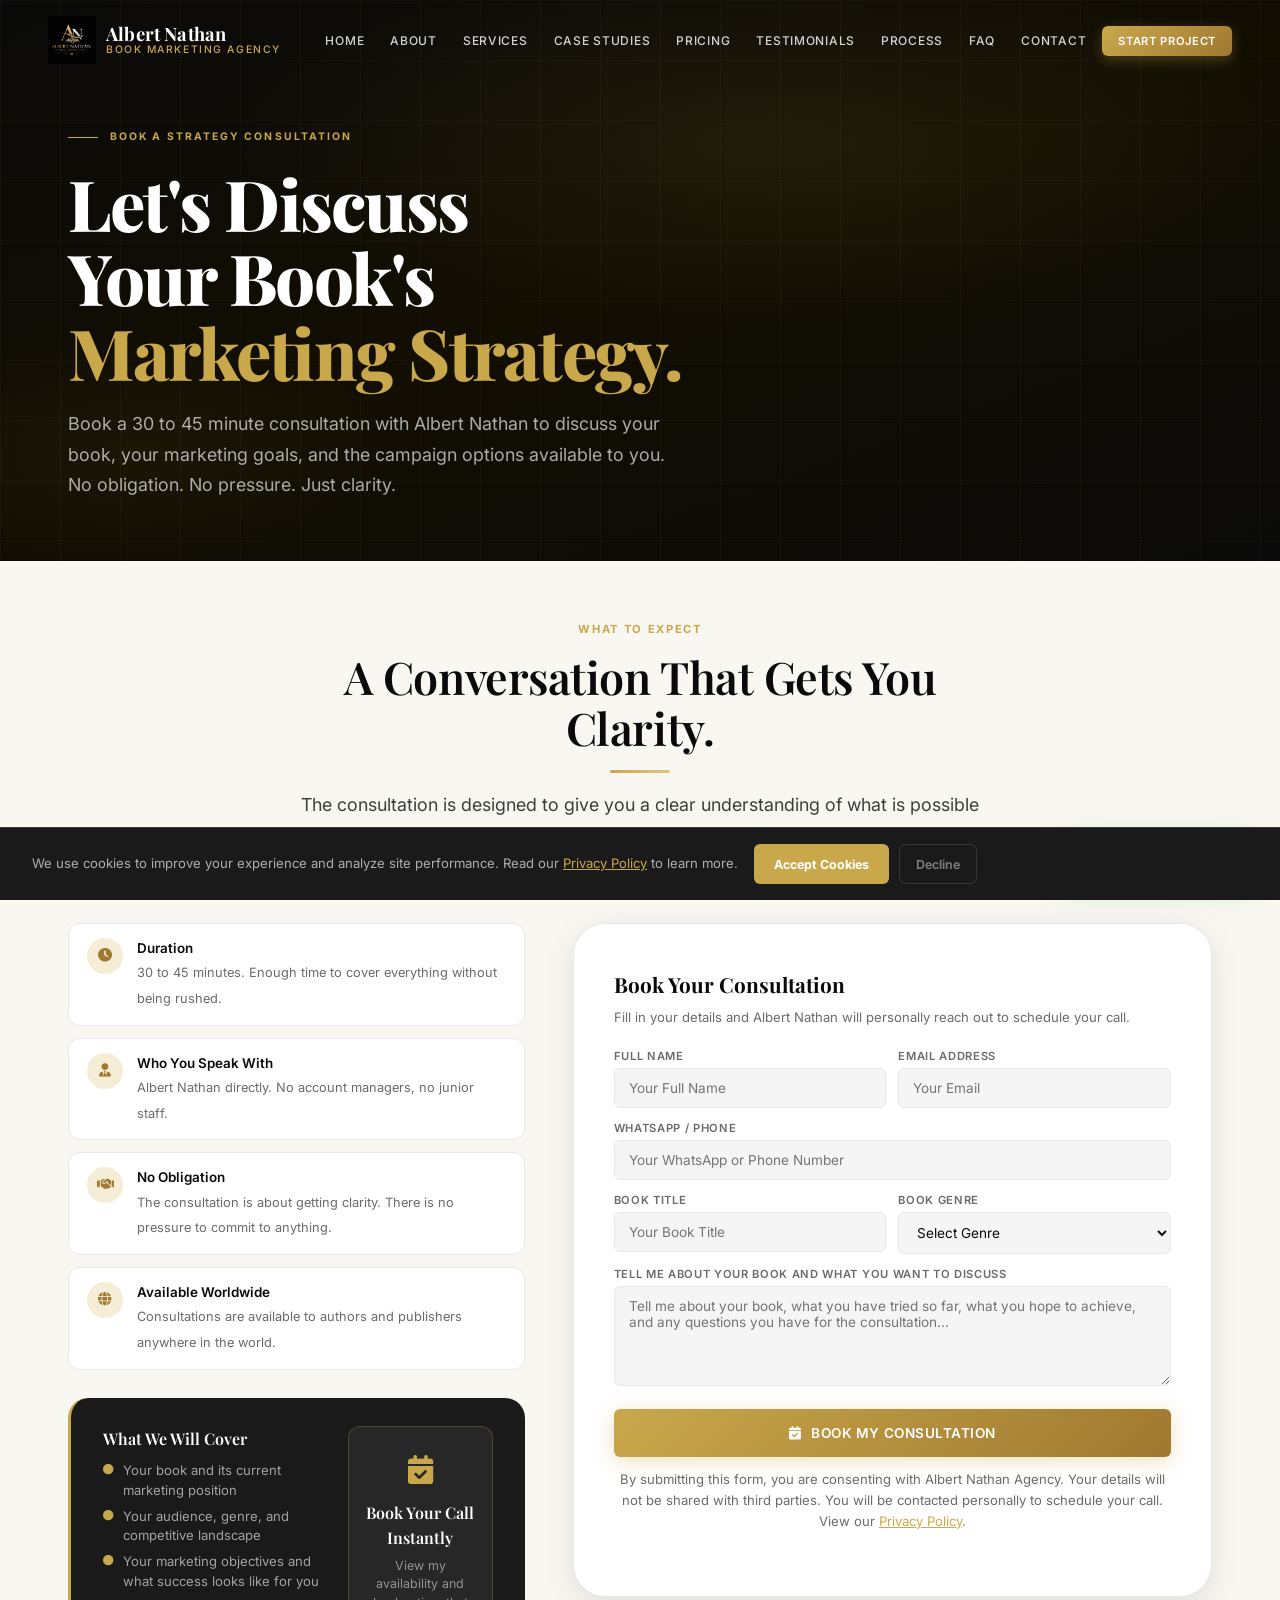
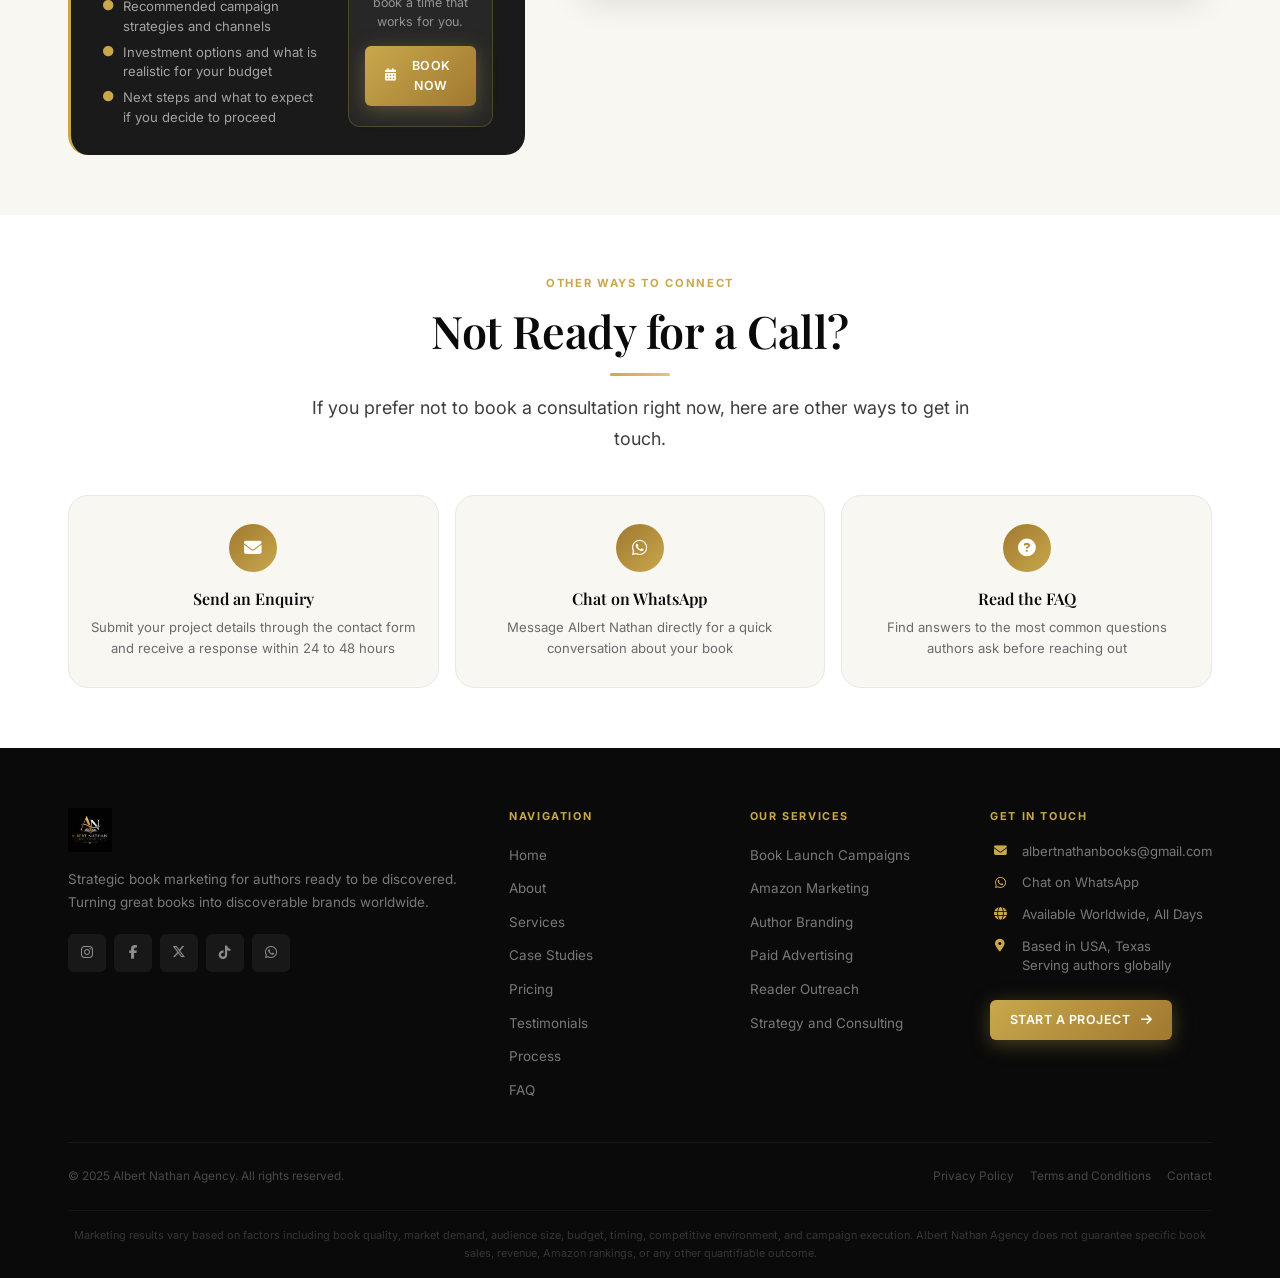
<file: book-a-call.html>
<!DOCTYPE html>
<html lang="en">
<head>
  <meta charset="UTF-8" />
  <meta name="viewport" content="width=device-width, initial-scale=1.0, maximum-scale=5.0" />
  <meta name="description" content="Book a strategy consultation with Albert Nathan Agency. Discuss your book marketing campaign, goals, and investment options." />
  <meta name="keywords" content="book marketing consultation, book strategy call, author consultation, book marketing advice, Albert Nathan consultation" />
  <meta name="author" content="Albert Nathan" />
  <meta property="og:title" content="Book a Consultation | Albert Nathan Agency" />
  <meta property="og:description" content="Schedule a 30 to 45 minute strategy consultation with Albert Nathan. Discuss your book, marketing goals, and campaign options." />
  <meta property="og:type" content="website" />
  <meta property="og:image" content="Albert Nathan.png" />
  <meta name="twitter:card" content="summary_large_image" />
  <meta name="twitter:title" content="Book a Consultation | Albert Nathan Agency" />
  <meta name="twitter:description" content="Schedule your book marketing strategy consultation with Albert Nathan." />
  <title>Book a Consultation | Albert Nathan Agency</title>

  <!-- Favicon - using your logo -->
  <link rel="icon" type="Albert Nathan.png" href="Albert Nathan.png" />
  <link rel="apple-touch-icon" href="Albert Nathan.png" />

  <link rel="preconnect" href="https://fonts.googleapis.com" />
  <link rel="preconnect" href="https://fonts.gstatic.com" crossorigin />
  <link href="https://fonts.googleapis.com/css2?family=Playfair+Display:ital,wght@0,400;0,500;0,600;0,700;0,800;1,400;1,600&family=Inter:wght@300;400;500;600;700&family=Cormorant+Garamond:ital,wght@0,400;0,500;0,600;1,400;1,600&display=swap" rel="stylesheet" />
  <link rel="stylesheet" href="https://cdnjs.cloudflare.com/ajax/libs/font-awesome/6.5.0/css/all.min.css" />

  <!-- Google Analytics -->
  <script async src="https://www.googletagmanager.com/gtag/js?id=G-317S3LQHLQ"></script>
  <script>
    window.dataLayer = window.dataLayer || [];
    function gtag(){dataLayer.push(arguments);}
    gtag('js', new Date());
    gtag('config', 'G-317S3LQHLQ');
  </script>

  <style>
    :root {
      --gold: #C9A84C;
      --gold-light: #E2C47A;
      --gold-dark: #A07830;
      --gold-pale: #F5EDD6;
      --black: #0A0A0A;
      --charcoal: #1A1A1A;
      --charcoal-mid: #2C2C2C;
      --charcoal-light: #3D3D3D;
      --white: #FFFFFF;
      --off-white: #F9F7F2;
      --grey-100: #F5F5F5;
      --grey-200: #E8E8E8;
      --grey-400: #ADADAD;
      --text-primary: #0A0A0A;
      --text-secondary: #3D3D3D;
      --text-muted: #6B6B6B;
      --border: rgba(201,168,76,0.25);
      --border-light: rgba(201,168,76,0.12);
      --shadow-sm: 0 2px 12px rgba(0,0,0,0.06);
      --shadow-md: 0 8px 32px rgba(0,0,0,0.10);
      --shadow-lg: 0 20px 60px rgba(0,0,0,0.14);
      --shadow-gold: 0 8px 32px rgba(201,168,76,0.20);
      --radius-sm: 6px;
      --radius-md: 12px;
      --radius-lg: 20px;
      --radius-xl: 32px;
      --transition: all 0.35s cubic-bezier(0.4,0,0.2,1);
      --font-heading: 'Playfair Display', Georgia, serif;
      --font-sub: 'Cormorant Garamond', Georgia, serif;
      --font-body: 'Inter', -apple-system, sans-serif;
    }

    *, *::before, *::after { margin:0; padding:0; box-sizing:border-box; }
    html { scroll-behavior:smooth; font-size:16px; -webkit-text-size-adjust:100%; }
    body { font-family:var(--font-body); color:var(--text-primary); background:var(--white); line-height:1.6; overflow-x:hidden; }
    img { max-width:100%; height:auto; display:block; }
    a { color:inherit; text-decoration:none; }
    ul { list-style:none; }
    button { cursor:pointer; border:none; background:none; font-family:inherit; }
    input, textarea, select { font-family:inherit; }

    .display-lg { font-family:var(--font-heading); font-size:clamp(2rem,4.5vw,4rem); font-weight:700; line-height:1.1; letter-spacing:-0.02em; }
    .display-md { font-family:var(--font-heading); font-size:clamp(1.6rem,3.5vw,3rem); font-weight:600; line-height:1.15; letter-spacing:-0.01em; }
    .label-tag { font-family:var(--font-body); font-size:0.7rem; font-weight:700; letter-spacing:0.15em; text-transform:uppercase; color:var(--gold); display:block; }
    .body-lg { font-size:clamp(0.95rem,1.4vw,1.15rem); line-height:1.75; color:var(--text-secondary); }
    .body-md { font-size:clamp(0.9rem,1vw,1rem); line-height:1.7; color:var(--text-secondary); }
    .gold { color:var(--gold); }
    .white { color:var(--white); }
    .text-center { text-align:center; }

    .mt-8 { margin-top:8px; } .mt-12 { margin-top:12px; } .mt-16 { margin-top:16px; }
    .mt-20 { margin-top:20px; } .mt-24 { margin-top:24px; } .mt-32 { margin-top:32px; }
    .mt-40 { margin-top:40px; } .mt-48 { margin-top:48px; } .mt-64 { margin-top:64px; }

    .container { width:100%; max-width:1240px; margin:0 auto; padding:0 20px; box-sizing:border-box; }
    .container-narrow { width:100%; max-width:860px; margin:0 auto; padding:0 20px; box-sizing:border-box; }

    .btn {
      display:inline-flex; align-items:center; justify-content:center; gap:10px;
      padding:14px 28px; border-radius:var(--radius-sm);
      font-family:var(--font-body); font-size:0.85rem;
      font-weight:600; letter-spacing:0.04em; text-transform:uppercase;
      transition:var(--transition); position:relative; overflow:hidden;
      min-height:48px; text-align:center;
    }
    .btn::before { content:''; position:absolute; top:0; left:-100%; width:100%; height:100%; background:rgba(255,255,255,0.12); transition:left 0.4s ease; }
    .btn:hover::before { left:0; }

    .btn-gold { background:linear-gradient(135deg,var(--gold) 0%,var(--gold-dark) 100%); color:var(--white); box-shadow:0 4px 20px rgba(201,168,76,0.35); }
    .btn-gold:hover { transform:translateY(-2px); box-shadow:0 8px 30px rgba(201,168,76,0.45); }

    .btn-outline-gold { background:transparent; color:var(--gold); border:2px solid var(--gold); }
    .btn-outline-gold:hover { background:var(--gold); color:var(--white); transform:translateY(-2px); }

    .btn-outline-white { background:transparent; color:var(--white); border:2px solid rgba(255,255,255,0.6); }
    .btn-outline-white:hover { background:rgba(255,255,255,0.1); border-color:var(--white); transform:translateY(-2px); }

    .btn-sm { padding:10px 20px; font-size:0.78rem; min-height:40px; }
    .btn-lg { padding:16px 36px; font-size:0.92rem; min-height:56px; }
    .btn-full { width:100%; justify-content:center; }
    .btn-group { display:flex; flex-wrap:wrap; gap:12px; align-items:center; }
    .btn-group .btn { flex:1 1 auto; min-width:140px; }

    .gold-line { width:60px; height:3px; background:linear-gradient(90deg,var(--gold),var(--gold-light)); border-radius:2px; margin:16px auto; }
    .gold-line-left { margin:16px 0; }

    /* ============================================================
       NAVIGATION - FIXED (SAME AS WORKING PAGES)
    ============================================================ */
    #navbar {
      position:fixed; top:0; left:0; right:0; z-index:1000;
      padding:0 16px; height:68px;
      display:flex; align-items:center; justify-content:space-between;
      background:transparent; transition:var(--transition);
    }
    #navbar.scrolled {
      background:rgba(10,10,10,0.97);
      backdrop-filter:blur(20px); -webkit-backdrop-filter:blur(20px);
      height:62px; box-shadow:0 2px 30px rgba(0,0,0,0.3);
    }

    .nav-logo { display:flex; align-items:center; gap:10px; flex-shrink:0; }
    .nav-logo img { height:40px; width:auto; object-fit:contain; transition:var(--transition); }
    #navbar.scrolled .nav-logo img { height:34px; }

    .nav-logo-text { display:flex; flex-direction:column; line-height:1; }
    .nav-logo-name { font-family:var(--font-heading); font-size:1rem; font-weight:700; color:var(--white); letter-spacing:0.01em; }
    .nav-logo-sub { font-size:0.55rem; font-weight:500; letter-spacing:0.15em; text-transform:uppercase; color:var(--gold); margin-top:2px; }

    .nav-links { display:none; align-items:center; gap:6px; list-style:none; }
    .nav-links a {
      font-size:0.75rem; font-weight:500; letter-spacing:0.06em; text-transform:uppercase;
      color:rgba(255,255,255,0.82); padding:6px 10px; border-radius:var(--radius-sm);
      transition:var(--transition); position:relative;
    }
    .nav-links a::after { content:''; position:absolute; bottom:2px; left:10px; width:0; height:1.5px; background:var(--gold); transition:width 0.3s ease; }
    .nav-links a:hover { color:var(--white); }
    .nav-links a:hover::after, .nav-links a.active::after { width:calc(100% - 20px); }
    .nav-links a.active { color:var(--white); }

    .nav-cta { background:linear-gradient(135deg,var(--gold),var(--gold-dark)) !important; color:var(--white) !important; padding:8px 16px !important; border-radius:var(--radius-sm) !important; font-weight:600 !important; box-shadow:0 4px 14px rgba(201,168,76,0.3); border:none !important; font-size:0.7rem !important; }
    .nav-cta:hover { transform:translateY(-1px); box-shadow:0 6px 20px rgba(201,168,76,0.45) !important; }
    .nav-cta::after { display:none !important; }

    /* HAMBURGER - Always visible on mobile */
    .hamburger {
      display:flex;
      flex-direction:column;
      justify-content:center;
      align-items:center;
      width:44px;
      height:44px;
      gap:5px;
      cursor:pointer;
      border-radius:var(--radius-sm);
      transition:var(--transition);
      flex-shrink:0;
      z-index:1001;
      padding:8px;
      background:rgba(255,255,255,0.05);
      border:1px solid rgba(255,255,255,0.1);
    }
    .hamburger:hover { background:rgba(255,255,255,0.12); }
    .hamburger span { display:block; width:24px; height:2px; background:var(--white); border-radius:2px; transition:all 0.3s ease; transform-origin:center; }
    .hamburger.open span:nth-child(1) { transform:translateY(7px) rotate(45deg); }
    .hamburger.open span:nth-child(2) { opacity:0; transform:scaleX(0); }
    .hamburger.open span:nth-child(3) { transform:translateY(-7px) rotate(-45deg); }

    /* MOBILE NAV - Full screen overlay */
    .nav-mobile {
      display:none !important;
      position:fixed;
      top:0;
      left:0;
      right:0;
      bottom:0;
      background:rgba(10,10,10,0.98);
      z-index:999;
      flex-direction:column;
      align-items:center;
      justify-content:center;
      gap:8px;
      opacity:0;
      pointer-events:none;
      transition:opacity 0.4s ease;
      padding:80px 30px 40px;
    }
    .nav-mobile.active {
      display:flex !important;
      opacity:1;
      pointer-events:all;
    }
    .nav-mobile a {
      font-family:var(--font-heading);
      font-size:1.6rem;
      font-weight:600;
      color:var(--white);
      transition:var(--transition);
      text-align:center;
      padding:10px 0;
      width:100%;
      border-bottom:1px solid rgba(255,255,255,0.06);
    }
    .nav-mobile a:hover { color:var(--gold); }
    .nav-mobile .nav-mobile-cta { margin-top:24px; width:100%; }
    .nav-mobile .nav-mobile-cta .btn { font-size:0.85rem; padding:14px 32px; width:100%; justify-content:center; }

    /* Desktop: hide hamburger, show nav links */
    @media (min-width: 769px) {
      #navbar { padding:0 32px; height:80px; }
      .nav-links { display:flex; }
      .hamburger { display:none !important; }
      .nav-mobile { display:none !important; }
      .container { padding:0 32px; }
      .nav-logo img { height:48px; }
      #navbar.scrolled .nav-logo img { height:40px; }
      .nav-logo-name { font-size:1.15rem; }
      .nav-logo-sub { font-size:0.65rem; }
    }

    /* Mobile: show hamburger, hide nav links */
    @media (max-width: 768px) {
      .nav-links { display:none !important; }
      .hamburger { display:flex !important; }
    }

    /* ============================================================
       HERO - LEFT ALIGNED
    ============================================================ */
    #bc-hero {
      position:relative; min-height:50vh; padding:100px 0 60px;
      display:flex; align-items:center;
      background:var(--black); overflow:hidden;
    }
    .bc-hero-bg {
      position:absolute; inset:0;
      background:
        radial-gradient(ellipse 70% 55% at 60% 25%, rgba(201,168,76,0.09) 0%, transparent 60%),
        radial-gradient(ellipse 40% 40% at 10% 80%, rgba(201,168,76,0.05) 0%, transparent 55%),
        linear-gradient(160deg,#0A0A0A 0%,#120E02 50%,#0A0A0A 100%);
    }
    .bc-hero-grid {
      position:absolute; inset:0;
      background-image:linear-gradient(rgba(201,168,76,0.04) 1px,transparent 1px),linear-gradient(90deg,rgba(201,168,76,0.04) 1px,transparent 1px);
      background-size:60px 60px; pointer-events:none;
    }
    .bc-hero-inner { position:relative; z-index:2; max-width:820px; padding-top:20px; text-align:left; }
    .hero-eyebrow { display:inline-flex; align-items:center; gap:12px; margin-bottom:20px; opacity:0; animation:fadeInUp 0.8s ease 0.2s forwards; }
    .hero-eyebrow-line { width:30px; height:1.5px; background:var(--gold); }
    .hero-eyebrow-text { font-size:0.65rem; font-weight:700; letter-spacing:0.2em; text-transform:uppercase; color:var(--gold); }
    .bc-hero-title { font-family:var(--font-heading); font-size:clamp(2.2rem,5.5vw,5rem); font-weight:800; line-height:1.06; letter-spacing:-0.025em; color:var(--white); opacity:0; animation:fadeInUp 0.9s ease 0.4s forwards; }
    .bc-hero-title .gold { color:var(--gold); }
    .bc-hero-sub { font-size:clamp(0.95rem,1.4vw,1.15rem); line-height:1.7; color:rgba(255,255,255,0.65); max-width:620px; margin-top:20px; opacity:0; animation:fadeInUp 0.9s ease 0.6s forwards; }

    /* ============================================================
       MAIN
    ============================================================ */
    #bc-main {
      background:var(--off-white);
      padding:60px 0 60px;
    }

    .bc-header { text-align:center; max-width:700px; margin:0 auto 40px; }
    .bc-header .label-tag { margin-bottom:12px; }
    .bc-header .gold-line { margin:16px auto; }

    .bc-grid {
      display:grid;
      grid-template-columns:1fr;
      gap:40px;
      align-items:start;
    }

    /* Left: Info */
    .bc-info .label-tag { display:block; margin-bottom:12px; }
    .bc-info .display-md { margin-bottom:16px; }
    .bc-info .body-lg { margin-bottom:24px; }

    .bc-details {
      display:flex;
      flex-direction:column;
      gap:12px;
      margin-bottom:28px;
    }
    .bc-detail {
      display:flex;
      align-items:flex-start;
      gap:14px;
      padding:14px 18px;
      background:var(--white);
      border-radius:var(--radius-md);
      border:1px solid var(--grey-200);
    }
    .bc-detail-icon {
      width:36px;
      height:36px;
      border-radius:50%;
      background:var(--gold-pale);
      display:flex;
      align-items:center;
      justify-content:center;
      color:var(--gold-dark);
      font-size:0.85rem;
      flex-shrink:0;
    }
    .bc-detail-text strong {
      display:block;
      font-size:0.84rem;
      font-weight:600;
      color:var(--text-primary);
    }
    .bc-detail-text span {
      font-size:0.8rem;
      color:var(--text-muted);
      line-height:1.5;
    }

    /* What We Will Cover Box WITH BOOKING BOX ON THE RIGHT */
    .bc-what-happens {
      background:var(--charcoal);
      border-radius:var(--radius-lg);
      padding:24px 24px;
      border-left:3px solid var(--gold);
      position:relative;
      display:flex;
      flex-wrap:wrap;
      gap:24px;
      align-items:flex-start;
    }
    .bc-what-happens .what-left {
      flex:2;
      min-width:180px;
    }
    .bc-what-happens .what-right {
      flex:1;
      min-width:140px;
      background:rgba(255,255,255,0.06);
      border-radius:var(--radius-md);
      padding:20px 16px;
      border:1px solid rgba(201,168,76,0.25);
      text-align:center;
      align-self:center;
    }

    .bc-what-happens h4 {
      font-family:var(--font-heading);
      font-size:1rem;
      font-weight:600;
      color:var(--white);
      margin-bottom:10px;
    }
    .bc-what-happens ul {
      display:flex;
      flex-direction:column;
      gap:6px;
    }
    .bc-what-happens ul li {
      display:flex;
      align-items:flex-start;
      gap:10px;
      font-size:0.82rem;
      color:rgba(255,255,255,0.60);
      line-height:1.5;
    }
    .bc-what-happens ul li i {
      color:var(--gold);
      font-size:0.65rem;
      margin-top:4px;
      flex-shrink:0;
    }

    /* Small booking box on the right */
    .bc-what-happens .what-right .book-icon {
      font-size:1.8rem;
      color:var(--gold);
      margin-bottom:6px;
      display:block;
    }
    .bc-what-happens .what-right h5 {
      font-family:var(--font-heading);
      font-size:1rem;
      font-weight:600;
      color:var(--white);
      margin-bottom:6px;
    }
    .bc-what-happens .what-right p {
      font-size:0.78rem;
      color:rgba(255,255,255,0.50);
      margin-bottom:14px;
      line-height:1.5;
    }
    .bc-what-happens .what-right .btn {
      font-size:0.78rem;
      padding:10px 20px;
      width:100%;
      justify-content:center;
      min-height:40px;
    }

    /* Right: Form */
    .bc-form-wrap {
      background:var(--white);
      border-radius:var(--radius-xl);
      padding:32px 20px;
      border:1px solid var(--grey-200);
      box-shadow:var(--shadow-md);
    }
    .bc-form-wrap h3 {
      font-family:var(--font-heading);
      font-size:1.3rem;
      font-weight:700;
      color:var(--text-primary);
      margin-bottom:6px;
    }
    .bc-form-wrap p {
      font-size:0.82rem;
      color:var(--text-muted);
      margin-bottom:20px;
      line-height:1.6;
    }

    .bc-form {
      display:flex;
      flex-direction:column;
      gap:12px;
    }
    .bc-form .form-row {
      display:grid;
      grid-template-columns:1fr;
      gap:12px;
    }
    .bc-form label {
      font-size:0.7rem;
      font-weight:600;
      letter-spacing:0.06em;
      text-transform:uppercase;
      color:var(--text-muted);
      margin-bottom:2px;
      display:block;
    }
    .bc-form input,
    .bc-form select,
    .bc-form textarea {
      width:100%;
      padding:11px 14px;
      background:var(--grey-100);
      border:1px solid var(--grey-200);
      border-radius:var(--radius-sm);
      font-size:0.85rem;
      color:var(--text-primary);
      transition:var(--transition);
      outline:none;
    }
    .bc-form input:focus,
    .bc-form select:focus,
    .bc-form textarea:focus {
      border-color:var(--gold);
      background:var(--white);
      box-shadow:0 0 0 3px rgba(201,168,76,0.12);
    }
    .bc-form textarea {
      min-height:100px;
      resize:vertical;
    }
    .bc-form .btn { width:100%; justify-content:center; margin-top:4px; }

    .form-disclaimer {
      margin-top:12px;
      font-size:0.7rem;
      color:var(--text-muted);
      line-height:1.5;
      text-align:center;
    }
    .form-disclaimer a { color:var(--gold); text-decoration:underline; }

    /* ============================================================
       ALTERNATIVE OPTIONS
    ============================================================ */
    #bc-alternatives {
      background:var(--white);
      padding:60px 0;
    }
    .alt-header { text-align:center; max-width:680px; margin:0 auto 40px; }
    .alt-header .label-tag { margin-bottom:12px; }
    .alt-header .gold-line { margin:16px auto; }

    .alt-grid {
      display:grid;
      grid-template-columns:1fr;
      gap:16px;
    }
    .alt-card {
      background:var(--off-white);
      border-radius:var(--radius-lg);
      padding:28px 20px;
      border:1px solid var(--grey-200);
      text-align:center;
      transition:var(--transition);
      text-decoration:none;
    }
    .alt-card:hover {
      border-color:var(--gold);
      transform:translateY(-4px);
      box-shadow:var(--shadow-md);
    }
    .alt-icon {
      width:48px;
      height:48px;
      border-radius:50%;
      background:linear-gradient(135deg,var(--gold-dark),var(--gold));
      display:flex;
      align-items:center;
      justify-content:center;
      color:var(--white);
      font-size:1.1rem;
      margin:0 auto 14px;
    }
    .alt-card h4 {
      font-family:var(--font-heading);
      font-size:1rem;
      font-weight:600;
      color:var(--text-primary);
      margin-bottom:6px;
    }
    .alt-card p {
      font-size:0.82rem;
      color:var(--text-muted);
      line-height:1.6;
    }

    /* ============================================================
       FOOTER
    ============================================================ */
    #footer { background:var(--black); padding-top:60px; }
    .footer-top { display:grid; grid-template-columns:1fr; gap:32px; padding-bottom:40px; border-bottom:1px solid rgba(255,255,255,0.06); }
    .footer-brand img { height:44px; width:auto; object-fit:contain; margin-bottom:16px; }
    .footer-brand p { font-size:0.84rem; line-height:1.7; color:rgba(255,255,255,0.45); margin-bottom:20px; max-width:100%; }
    .footer-socials { display:flex; gap:8px; flex-wrap:wrap; }
    .social-btn { width:38px; height:38px; border-radius:var(--radius-sm); background:rgba(255,255,255,0.06); display:flex; align-items:center; justify-content:center; color:rgba(255,255,255,0.50); font-size:0.85rem; transition:var(--transition); text-decoration:none; }
    .social-btn:hover { background:var(--gold); color:var(--white); transform:translateY(-3px); }
    .footer-col h4 { font-size:0.68rem; font-weight:700; letter-spacing:0.15em; text-transform:uppercase; color:var(--gold); margin-bottom:16px; }
    .footer-col ul { display:flex; flex-direction:column; gap:8px; }
    .footer-col ul li a { font-size:0.84rem; color:rgba(255,255,255,0.45); transition:var(--transition); }
    .footer-col ul li a:hover { color:var(--white); padding-left:4px; }
    .footer-contact-item { display:flex; align-items:flex-start; gap:12px; margin-bottom:12px; }
    .footer-contact-item i { color:var(--gold); font-size:0.8rem; margin-top:3px; flex-shrink:0; width:20px; text-align:center; }
    .footer-contact-item span { font-size:0.82rem; color:rgba(255,255,255,0.45); line-height:1.5; }
    .footer-contact-item a { color:rgba(255,255,255,0.45); transition:var(--transition); }
    .footer-contact-item a:hover { color:var(--gold); }
    .footer-bottom { padding:24px 0; display:flex; flex-direction:column; align-items:center; gap:12px; text-align:center; }
    .footer-bottom p { font-size:0.74rem; color:rgba(255,255,255,0.25); }
    .footer-legal { display:flex; gap:16px; flex-wrap:wrap; justify-content:center; }
    .footer-legal a { font-size:0.74rem; color:rgba(255,255,255,0.25); transition:var(--transition); }
    .footer-legal a:hover { color:var(--gold); }
    .footer-disclaimer { padding:16px 0; border-top:1px solid rgba(255,255,255,0.04); }
    .footer-disclaimer p { font-size:0.68rem; color:rgba(255,255,255,0.18); line-height:1.6; text-align:center; }

    /* ============================================================
       FLOATING ELEMENTS
    ============================================================ */
    .whatsapp-float { position:fixed; bottom:20px; right:20px; z-index:900; display:flex; align-items:center; gap:8px; background:#25D366; color:var(--white); padding:12px 16px; border-radius:60px; box-shadow:0 8px 28px rgba(37,211,102,0.35); text-decoration:none; font-size:0.8rem; font-weight:600; transition:var(--transition); animation:floatIn 0.8s ease 2s both; }
    .whatsapp-float:hover { transform:translateY(-3px) scale(1.03); }
    .whatsapp-float i { font-size:1.1rem; }

    #cookie-banner { position:fixed; bottom:0; left:0; right:0; z-index:1100; background:var(--charcoal); border-top:1px solid rgba(201,168,76,0.2); padding:16px 20px; display:flex; flex-direction:column; align-items:center; gap:16px; transform:translateY(100%); transition:transform 0.4s ease; }
    #cookie-banner.show { transform:translateY(0); }
    .cookie-text { font-size:0.82rem; color:rgba(255,255,255,0.65); line-height:1.5; text-align:center; }
    .cookie-text a { color:var(--gold); text-decoration:underline; }
    .cookie-btns { display:flex; gap:10px; flex-shrink:0; flex-wrap:wrap; justify-content:center; }
    .cookie-accept { padding:8px 20px; background:var(--gold); color:var(--white); border-radius:var(--radius-sm); font-size:0.78rem; font-weight:700; cursor:pointer; transition:var(--transition); border:none; min-height:40px; }
    .cookie-accept:hover { background:var(--gold-dark); }
    .cookie-decline { padding:8px 16px; background:transparent; color:rgba(255,255,255,0.45); border-radius:var(--radius-sm); font-size:0.78rem; font-weight:600; cursor:pointer; border:1px solid rgba(255,255,255,0.12); transition:var(--transition); min-height:40px; }
    .cookie-decline:hover { color:var(--white); border-color:rgba(255,255,255,0.35); }

    @keyframes fadeInUp { from { opacity:0; transform:translateY(30px); } to { opacity:1; transform:translateY(0); } }
    @keyframes floatIn { from { opacity:0; transform:translateY(20px); } to { opacity:1; transform:translateY(0); } }

    .reveal { opacity:0; transform:translateY(28px); transition:opacity 0.7s ease,transform 0.7s ease; }
    .reveal.visible { opacity:1; transform:translateY(0); }
    .reveal-delay-1 { transition-delay:0.1s; }
    .reveal-delay-2 { transition-delay:0.2s; }
    .reveal-delay-3 { transition-delay:0.3s; }

    /* ============================================================
       RESPONSIVE
    ============================================================ */
    @media (min-width:600px) {
      .alt-grid { grid-template-columns:repeat(2,1fr); }
      .footer-top { grid-template-columns:repeat(2,1fr); }
      .bc-form .form-row { grid-template-columns:1fr 1fr; }
    }

    @media (min-width:769px) {
      .bc-grid { grid-template-columns:1fr 1.4fr; gap:48px; }
      .alt-grid { grid-template-columns:repeat(3,1fr); }
      .footer-top { grid-template-columns:2fr 1fr 1fr 1fr; gap:40px; }
      .footer-bottom { flex-direction:row; justify-content:space-between; text-align:left; }
      .whatsapp-float .wa-label { display:inline; }
      .whatsapp-float { padding:14px 22px; border-radius:60px; }
      #cookie-banner { flex-direction:row; padding:16px 32px; }
      .cookie-text { text-align:left; }
      .bc-form-wrap { padding:44px 40px; }
      .bc-what-happens { padding:28px 32px; flex-direction:row; }
      .bc-what-happens .what-right { width:auto; }
    }

    @media (min-width:1024px) {
      .bc-hero-title { font-size:clamp(2.8rem,5.5vw,5rem); }
    }

    @media (min-width:1200px) {
      .container { padding:0 48px; }
      #navbar { padding:0 48px; }
    }

    @media (max-width:480px) {
      .bc-hero-title { font-size:1.8rem; }
      .bc-form-wrap { padding:20px 14px; }
      .bc-detail { padding:12px 14px; }
      .btn { font-size:0.78rem; padding:12px 20px; min-height:44px; }
      .btn-lg { font-size:0.82rem; padding:14px 24px; min-height:48px; }
      .alt-card { padding:20px 16px; }
      .bc-what-happens { padding:18px 16px; flex-direction:column; }
      .bc-what-happens .what-right { width:100%; }
      .bc-what-happens .what-right .btn { width:100%; justify-content:center; }
    }
  </style>
</head>

<body>

  <!-- COOKIE BANNER -->
  <div id="cookie-banner" role="dialog" aria-label="Cookie consent">
    <p class="cookie-text">We use cookies to improve your experience and analyze site performance. Read our <a href="privacy-policy.html">Privacy Policy</a> to learn more.</p>
    <div class="cookie-btns">
      <button class="cookie-accept" id="cookieAccept">Accept Cookies</button>
      <button class="cookie-decline" id="cookieDecline">Decline</button>
    </div>
  </div>

  <!-- NAVIGATION -->
  <nav id="navbar" role="navigation" aria-label="Main navigation">
    <a href="index.html" class="nav-logo" aria-label="Albert Nathan Agency Home">
      <img src="Albert Nathan.png" alt="Albert Nathan Agency Logo" />
      <div class="nav-logo-text">
        <span class="nav-logo-name">Albert Nathan</span>
        <span class="nav-logo-sub">Book Marketing Agency</span>
      </div>
    </a>
    <ul class="nav-links" role="list">
      <li><a href="index.html">Home</a></li>
      <li><a href="about.html">About</a></li>
      <li><a href="services.html">Services</a></li>
      <li><a href="case-studies.html">Case Studies</a></li>
      <li><a href="pricing.html">Pricing</a></li>
      <li><a href="testimonials.html">Testimonials</a></li>
      <li><a href="process.html">Process</a></li>
      <li><a href="faq.html">FAQ</a></li>
      <li><a href="contact.html">Contact</a></li>
      <li><a href="book-a-call.html" class="nav-cta">Start Project</a></li>
    </ul>
    <button class="hamburger" id="hamburger" aria-label="Open menu" aria-expanded="false">
      <span></span><span></span><span></span>
    </button>
  </nav>

  <!-- Mobile Navigation -->
  <div class="nav-mobile" id="navMobile" role="dialog" aria-label="Mobile navigation">
    <a href="index.html" onclick="closeMobileNav()">Home</a>
    <a href="about.html" onclick="closeMobileNav()">About</a>
    <a href="services.html" onclick="closeMobileNav()">Services</a>
    <a href="case-studies.html" onclick="closeMobileNav()">Case Studies</a>
    <a href="pricing.html" onclick="closeMobileNav()">Pricing</a>
    <a href="testimonials.html" onclick="closeMobileNav()">Testimonials</a>
    <a href="process.html" onclick="closeMobileNav()">Process</a>
    <a href="faq.html" onclick="closeMobileNav()">FAQ</a>
    <a href="contact.html" onclick="closeMobileNav()">Contact</a>
    <div class="nav-mobile-cta">
      <a href="book-a-call.html" class="btn btn-gold" onclick="closeMobileNav()">
        <i class="fas fa-arrow-right"></i> Start Your Project
      </a>
    </div>
  </div>

  <!-- HERO - LEFT ALIGNED -->
  <section id="bc-hero" aria-label="Book a call overview">
    <div class="bc-hero-bg"></div>
    <div class="bc-hero-grid"></div>
    <div class="container">
      <div class="bc-hero-inner">
        <div class="hero-eyebrow">
          <span class="hero-eyebrow-line"></span>
          <span class="hero-eyebrow-text">Book a Strategy Consultation</span>
        </div>
        <h1 class="bc-hero-title">
          Let's Discuss<br />
          Your Book's<br />
          <span class="gold">Marketing Strategy.</span>
        </h1>
        <p class="bc-hero-sub">
          Book a 30 to 45 minute consultation with Albert Nathan to discuss your book,
          your marketing goals, and the campaign options available to you.
          No obligation. No pressure. Just clarity.
        </p>
      </div>
    </div>
  </section>

  <!-- MAIN -->
  <section id="bc-main" aria-labelledby="bc-heading">
    <div class="container">

      <div class="bc-header reveal">
        <span class="label-tag">What to Expect</span>
        <h2 id="bc-heading" class="display-md mt-12">A Conversation That Gets You Clarity.</h2>
        <div class="gold-line"></div>
        <p class="body-lg mt-8">
          The consultation is designed to give you a clear understanding of what
          is possible for your book. You will walk away with a realistic assessment
          of your marketing situation and a clear sense of what to do next.
        </p>
      </div>

      <div class="bc-grid">

        <!-- Left: Info -->
        <div class="bc-info reveal">
          <div class="bc-details">
            <div class="bc-detail">
              <div class="bc-detail-icon"><i class="fas fa-clock"></i></div>
              <div class="bc-detail-text">
                <strong>Duration</strong>
                <span>30 to 45 minutes. Enough time to cover everything without being rushed.</span>
              </div>
            </div>
            <div class="bc-detail">
              <div class="bc-detail-icon"><i class="fas fa-user-tie"></i></div>
              <div class="bc-detail-text">
                <strong>Who You Speak With</strong>
                <span>Albert Nathan directly. No account managers, no junior staff.</span>
              </div>
            </div>
            <div class="bc-detail">
              <div class="bc-detail-icon"><i class="fas fa-handshake"></i></div>
              <div class="bc-detail-text">
                <strong>No Obligation</strong>
                <span>The consultation is about getting clarity. There is no pressure to commit to anything.</span>
              </div>
            </div>
            <div class="bc-detail">
              <div class="bc-detail-icon"><i class="fas fa-globe"></i></div>
              <div class="bc-detail-text">
                <strong>Available Worldwide</strong>
                <span>Consultations are available to authors and publishers anywhere in the world.</span>
              </div>
            </div>
          </div>

          <!-- What We Will Cover Box WITH BOOKING BOX ON THE RIGHT -->
          <div class="bc-what-happens">
            <div class="what-left">
              <h4>What We Will Cover</h4>
              <ul>
                <li><i class="fas fa-circle"></i> Your book and its current marketing position</li>
                <li><i class="fas fa-circle"></i> Your audience, genre, and competitive landscape</li>
                <li><i class="fas fa-circle"></i> Your marketing objectives and what success looks like for you</li>
                <li><i class="fas fa-circle"></i> Recommended campaign strategies and channels</li>
                <li><i class="fas fa-circle"></i> Investment options and what is realistic for your budget</li>
                <li><i class="fas fa-circle"></i> Next steps and what to expect if you decide to proceed</li>
              </ul>
            </div>
            <div class="what-right">
              <span class="book-icon"><i class="fas fa-calendar-check"></i></span>
              <h5>Book Your Call Instantly</h5>
              <p>View my availability and book a time that works for you.</p>
              <a href="https://calendar.app.google/j3sfnMszqPsUJsfu5" target="_blank" rel="noopener" class="btn btn-gold">
                <i class="fas fa-calendar-alt"></i> Book Now
              </a>
            </div>
          </div>
        </div>

        <!-- Right: Form -->
        <div class="bc-form-wrap reveal reveal-delay-2">
          <h3>Book Your Consultation</h3>
          <p>Fill in your details and Albert Nathan will personally reach out to schedule your call.</p>

          <form class="bc-form" action="https://formspree.io/f/xwleewrd" method="POST">

            <input type="hidden" name="_subject" value="Consultation Booking - Albert Nathan Agency" />
            <input type="hidden" name="_next" value="thank-you.html" />

            <div class="form-row">
              <div>
                <label for="full_name">Full Name</label>
                <input type="text" id="full_name" name="name" placeholder="Your Full Name" required autocomplete="name" />
              </div>
              <div>
                <label for="email">Email Address</label>
                <input type="email" id="email" name="email" placeholder="Your Email" required autocomplete="email" />
              </div>
            </div>

            <div>
              <label for="phone">WhatsApp / Phone</label>
              <input type="text" id="phone" name="phone" placeholder="Your WhatsApp or Phone Number" required autocomplete="tel" />
            </div>

            <div class="form-row">
              <div>
                <label for="book_title">Book Title</label>
                <input type="text" id="book_title" name="book_title" placeholder="Your Book Title" />
              </div>
              <div>
                <label for="genre">Book Genre</label>
                <select id="genre" name="genre" required>
                  <option value="" disabled selected>Select Genre</option>
                  <option>Fiction</option>
                  <option>Nonfiction</option>
                  <option>Children's</option>
                  <option>Young Adult</option>
                  <option>Romance</option>
                  <option>Thriller / Crime</option>
                  <option>Literary Fiction</option>
                  <option>Fantasy / Sci-Fi</option>
                  <option>Self-Help / Business</option>
                  <option>Memoir / Biography</option>
                  <option>Poetry</option>
                  <option>Specialist / Academic</option>
                  <option>Other</option>
                </select>
              </div>
            </div>

            <div>
              <label for="message">Tell Me About Your Book and What You Want to Discuss</label>
              <textarea id="message" name="message" placeholder="Tell me about your book, what you have tried so far, what you hope to achieve, and any questions you have for the consultation..." required></textarea>
            </div>

            <button type="submit" class="btn btn-gold btn-full">
              <i class="fas fa-calendar-check"></i> Book My Consultation
            </button>
          </form>

          <p class="form-disclaimer">
            By submitting this form, you are consenting with Albert Nathan Agency.
            Your details will not be shared with third parties. You will be contacted personally
            to schedule your call. View our <a href="privacy-policy.html">Privacy Policy</a>.
          </p>
        </div>

      </div>

    </div>
  </section>

  <!-- ALTERNATIVE OPTIONS -->
  <section id="bc-alternatives" aria-labelledby="alt-heading">
    <div class="container">

      <div class="alt-header reveal">
        <span class="label-tag">Other Ways to Connect</span>
        <h2 id="alt-heading" class="display-md mt-12">Not Ready for a Call?</h2>
        <div class="gold-line"></div>
        <p class="body-lg mt-8">If you prefer not to book a consultation right now, here are other ways to get in touch.</p>
      </div>

      <div class="alt-grid">

        <a href="contact.html" class="alt-card reveal reveal-delay-1">
          <div class="alt-icon"><i class="fas fa-envelope"></i></div>
          <h4>Send an Enquiry</h4>
          <p>Submit your project details through the contact form and receive a response within 24 to 48 hours</p>
        </a>

        <a href="https://wa.me/19188435974" target="_blank" rel="noopener" class="alt-card reveal reveal-delay-2">
          <div class="alt-icon"><i class="fab fa-whatsapp"></i></div>
          <h4>Chat on WhatsApp</h4>
          <p>Message Albert Nathan directly for a quick conversation about your book</p>
        </a>

        <a href="faq.html" class="alt-card reveal reveal-delay-3">
          <div class="alt-icon"><i class="fas fa-question-circle"></i></div>
          <h4>Read the FAQ</h4>
          <p>Find answers to the most common questions authors ask before reaching out</p>
        </a>

      </div>

    </div>
  </section>

  <!-- FOOTER -->
  <footer id="footer" role="contentinfo">
    <div class="container">
      <div class="footer-top">
        <div class="footer-brand">
          <img src="Albert Nathan.png" alt="Albert Nathan Agency" />
          <p>Strategic book marketing for authors ready to be discovered. Turning great books into discoverable brands worldwide.</p>
          <div class="footer-socials">
            <a href="https://www.instagram.com/albertnathanagency/" target="_blank" rel="noopener" class="social-btn" aria-label="Instagram"><i class="fab fa-instagram"></i></a>
            <a href="https://www.facebook.com/profile.php?id=61592884918168" target="_blank" rel="noopener" class="social-btn" aria-label="Facebook"><i class="fab fa-facebook-f"></i></a>
            <a href="https://x.com/albertnathan001" target="_blank" rel="noopener" class="social-btn" aria-label="X"><i class="fab fa-x-twitter"></i></a>
            <a href="https://tiktok.com/@albertnathanagency001" target="_blank" rel="noopener" class="social-btn" aria-label="TikTok"><i class="fab fa-tiktok"></i></a>
            <a href="https://wa.me/19188435974" target="_blank" rel="noopener" class="social-btn" aria-label="WhatsApp"><i class="fab fa-whatsapp"></i></a>
          </div>
        </div>
        <div class="footer-col">
          <h4>Navigation</h4>
          <ul>
            <li><a href="index.html">Home</a></li>
            <li><a href="about.html">About</a></li>
            <li><a href="services.html">Services</a></li>
            <li><a href="case-studies.html">Case Studies</a></li>
            <li><a href="pricing.html">Pricing</a></li>
            <li><a href="testimonials.html">Testimonials</a></li>
            <li><a href="process.html">Process</a></li>
            <li><a href="faq.html">FAQ</a></li>
          </ul>
        </div>
        <div class="footer-col">
          <h4>Our Services</h4>
          <ul>
            <li><a href="services.html">Book Launch Campaigns</a></li>
            <li><a href="services.html">Amazon Marketing</a></li>
            <li><a href="services.html">Author Branding</a></li>
            <li><a href="services.html">Paid Advertising</a></li>
            <li><a href="services.html">Reader Outreach</a></li>
            <li><a href="services.html">Strategy and Consulting</a></li>
          </ul>
        </div>
        <div class="footer-col">
          <h4>Get In Touch</h4>
          <div class="footer-contact-item">
            <i class="fas fa-envelope"></i>
            <span><a href="mailto:albertnathanbooks@gmail.com">albertnathanbooks@gmail.com</a></span>
          </div>
          <div class="footer-contact-item">
            <i class="fab fa-whatsapp"></i>
            <span><a href="https://wa.me/19188435974">Chat on WhatsApp</a></span>
          </div>
          <div class="footer-contact-item">
            <i class="fas fa-globe"></i>
            <span>Available Worldwide, All Days</span>
          </div>
          <div class="footer-contact-item">
            <i class="fas fa-map-marker-alt"></i>
            <span>Based in USA, Texas<br />Serving authors globally</span>
          </div>
          <div class="mt-24">
            <a href="book-a-call.html" class="btn btn-gold btn-sm">Start a Project <i class="fas fa-arrow-right"></i></a>
          </div>
        </div>
      </div>
      <div class="footer-bottom">
        <p>© 2025 Albert Nathan Agency. All rights reserved.</p>
        <div class="footer-legal">
          <a href="privacy-policy.html">Privacy Policy</a>
          <a href="terms.html">Terms and Conditions</a>
          <a href="contact.html">Contact</a>
        </div>
      </div>
      <div class="footer-disclaimer">
        <p>Marketing results vary based on factors including book quality, market demand, audience size, budget, timing, competitive environment, and campaign execution. Albert Nathan Agency does not guarantee specific book sales, revenue, Amazon rankings, or any other quantifiable outcome.</p>
      </div>
    </div>
  </footer>

  <!-- FLOATING WHATSAPP -->
  <a href="https://wa.me/19188435974?text=Hi%20Albert%2C%20I%27d%20like%20to%20discuss%20marketing%20for%20my%20book."
     class="whatsapp-float" target="_blank" rel="noopener" aria-label="Chat on WhatsApp">
    <i class="fab fa-whatsapp"></i>
    <span class="wa-label">Chat About Your Book</span>
  </a>

  <!-- JAVASCRIPT - FIXED -->
  <script>
    /* Navbar Scroll */
    const navbar = document.getElementById('navbar');
    function handleScroll() { navbar.classList.toggle('scrolled', window.scrollY > 50); }
    window.addEventListener('scroll', handleScroll, { passive: true });
    handleScroll();

    /* Mobile Nav - FIXED */
    const hamburger = document.getElementById('hamburger');
    const navMobile = document.getElementById('navMobile');

    function openMobileNav() {
      hamburger.classList.add('open');
      navMobile.classList.add('active');
      hamburger.setAttribute('aria-expanded', 'true');
      document.body.style.overflow = 'hidden';
    }

    function closeMobileNav() {
      hamburger.classList.remove('open');
      navMobile.classList.remove('active');
      hamburger.setAttribute('aria-expanded', 'false');
      document.body.style.overflow = '';
    }

    hamburger.addEventListener('click', function(e) {
      e.stopPropagation();
      if (navMobile.classList.contains('active')) {
        closeMobileNav();
      } else {
        openMobileNav();
      }
    });

    // Close mobile nav when clicking on backdrop
    navMobile.addEventListener('click', function(e) {
      if (e.target === navMobile) {
        closeMobileNav();
      }
    });

    document.addEventListener('keydown', function(e) {
      if (e.key === 'Escape' && navMobile.classList.contains('active')) {
        closeMobileNav();
      }
    });

    /* Scroll Reveal */
    const revealEls = document.querySelectorAll('.reveal');
    const revealObserver = new IntersectionObserver((entries) => {
      entries.forEach(entry => {
        if (entry.isIntersecting) {
          entry.target.classList.add('visible');
          revealObserver.unobserve(entry.target);
        }
      });
    }, { threshold: 0.10, rootMargin: '0px 0px -40px 0px' });
    revealEls.forEach(el => revealObserver.observe(el));

    /* Cookie Consent */
    const cookieBanner = document.getElementById('cookie-banner');
    const cookieAccept = document.getElementById('cookieAccept');
    const cookieDecline = document.getElementById('cookieDecline');
    if (!localStorage.getItem('ana_cookie_consent')) {
      setTimeout(() => cookieBanner.classList.add('show'), 1200);
    }
    cookieAccept.addEventListener('click', () => {
      localStorage.setItem('ana_cookie_consent', 'accepted');
      cookieBanner.classList.remove('show');
    });
    cookieDecline.addEventListener('click', () => {
      localStorage.setItem('ana_cookie_consent', 'declined');
      cookieBanner.classList.remove('show');
    });

    /* Smooth Scroll */
    document.querySelectorAll('a[href^="#"]').forEach(anchor => {
      anchor.addEventListener('click', function(e) {
        e.preventDefault();
        const target = document.querySelector(this.getAttribute('href'));
        if (target) target.scrollIntoView({ behavior: 'smooth', block: 'start' });
      });
    });
  </script>

</body>
</html>
</file>
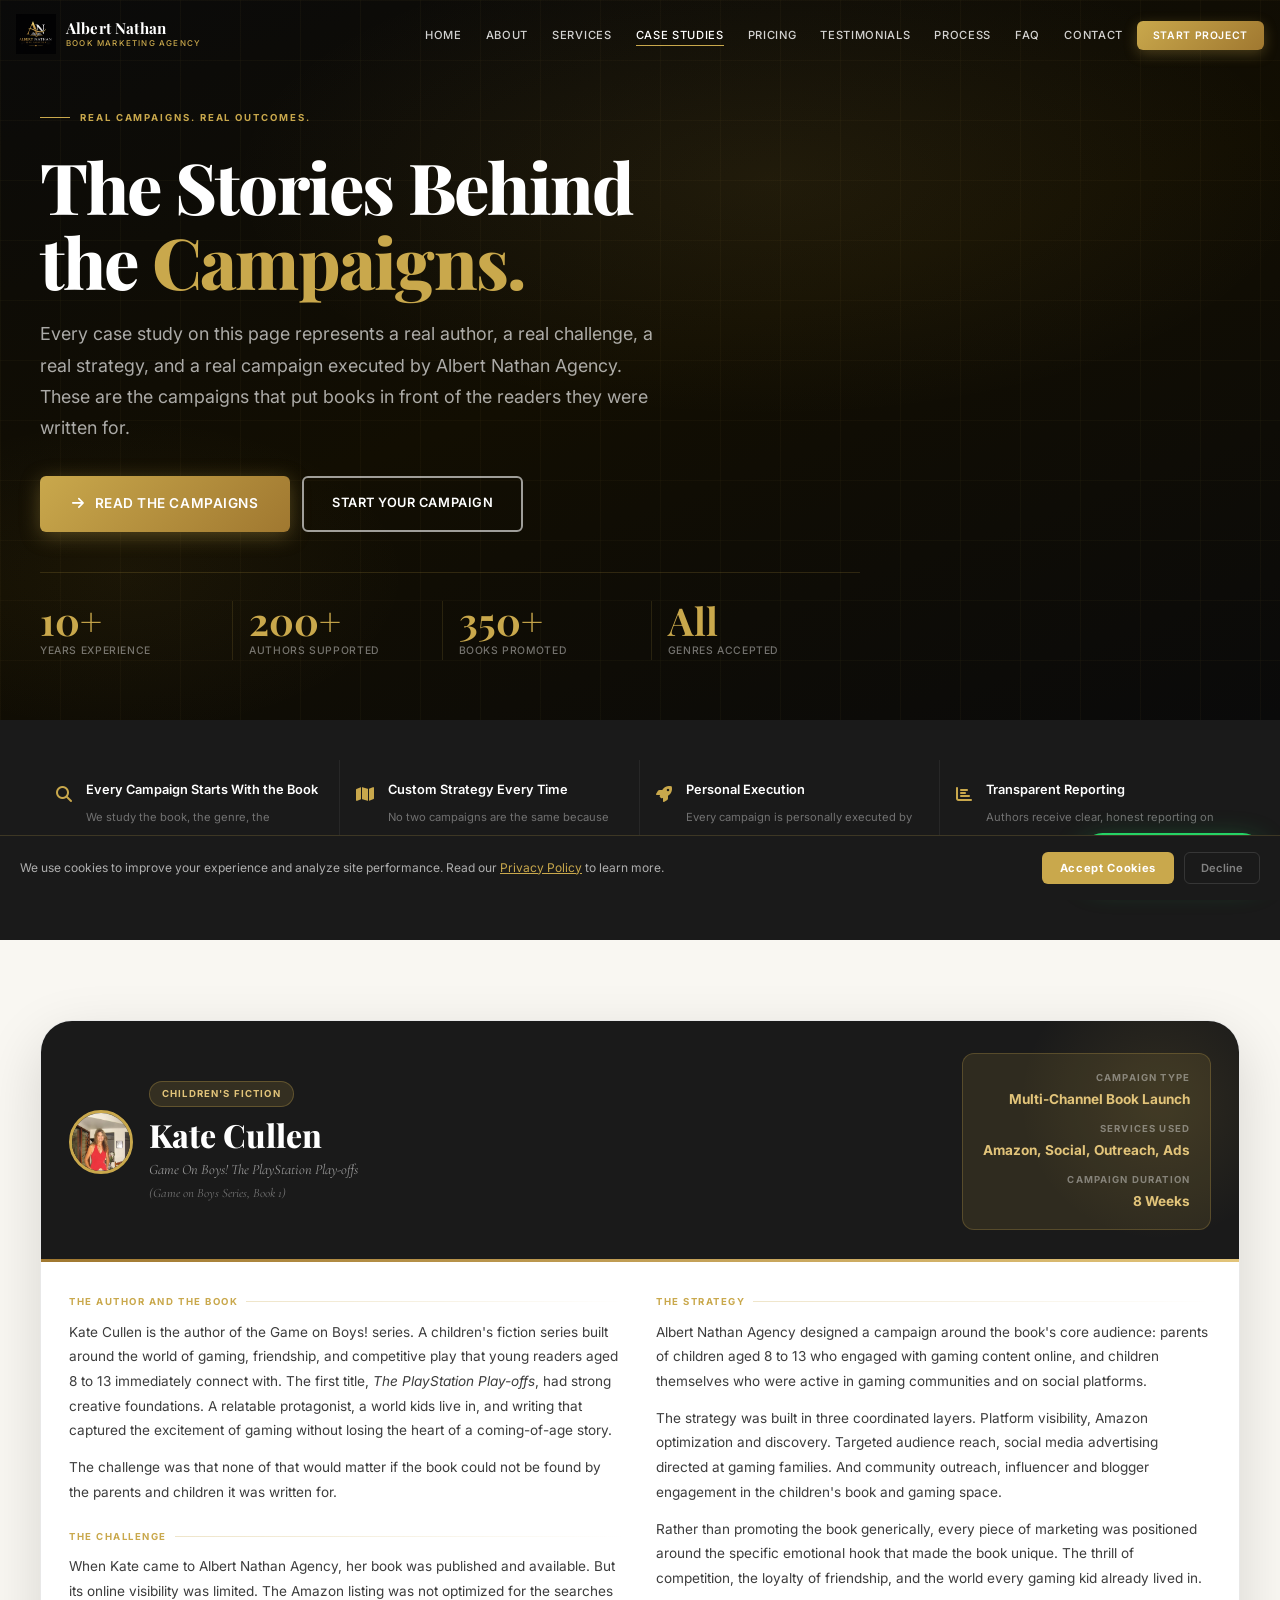
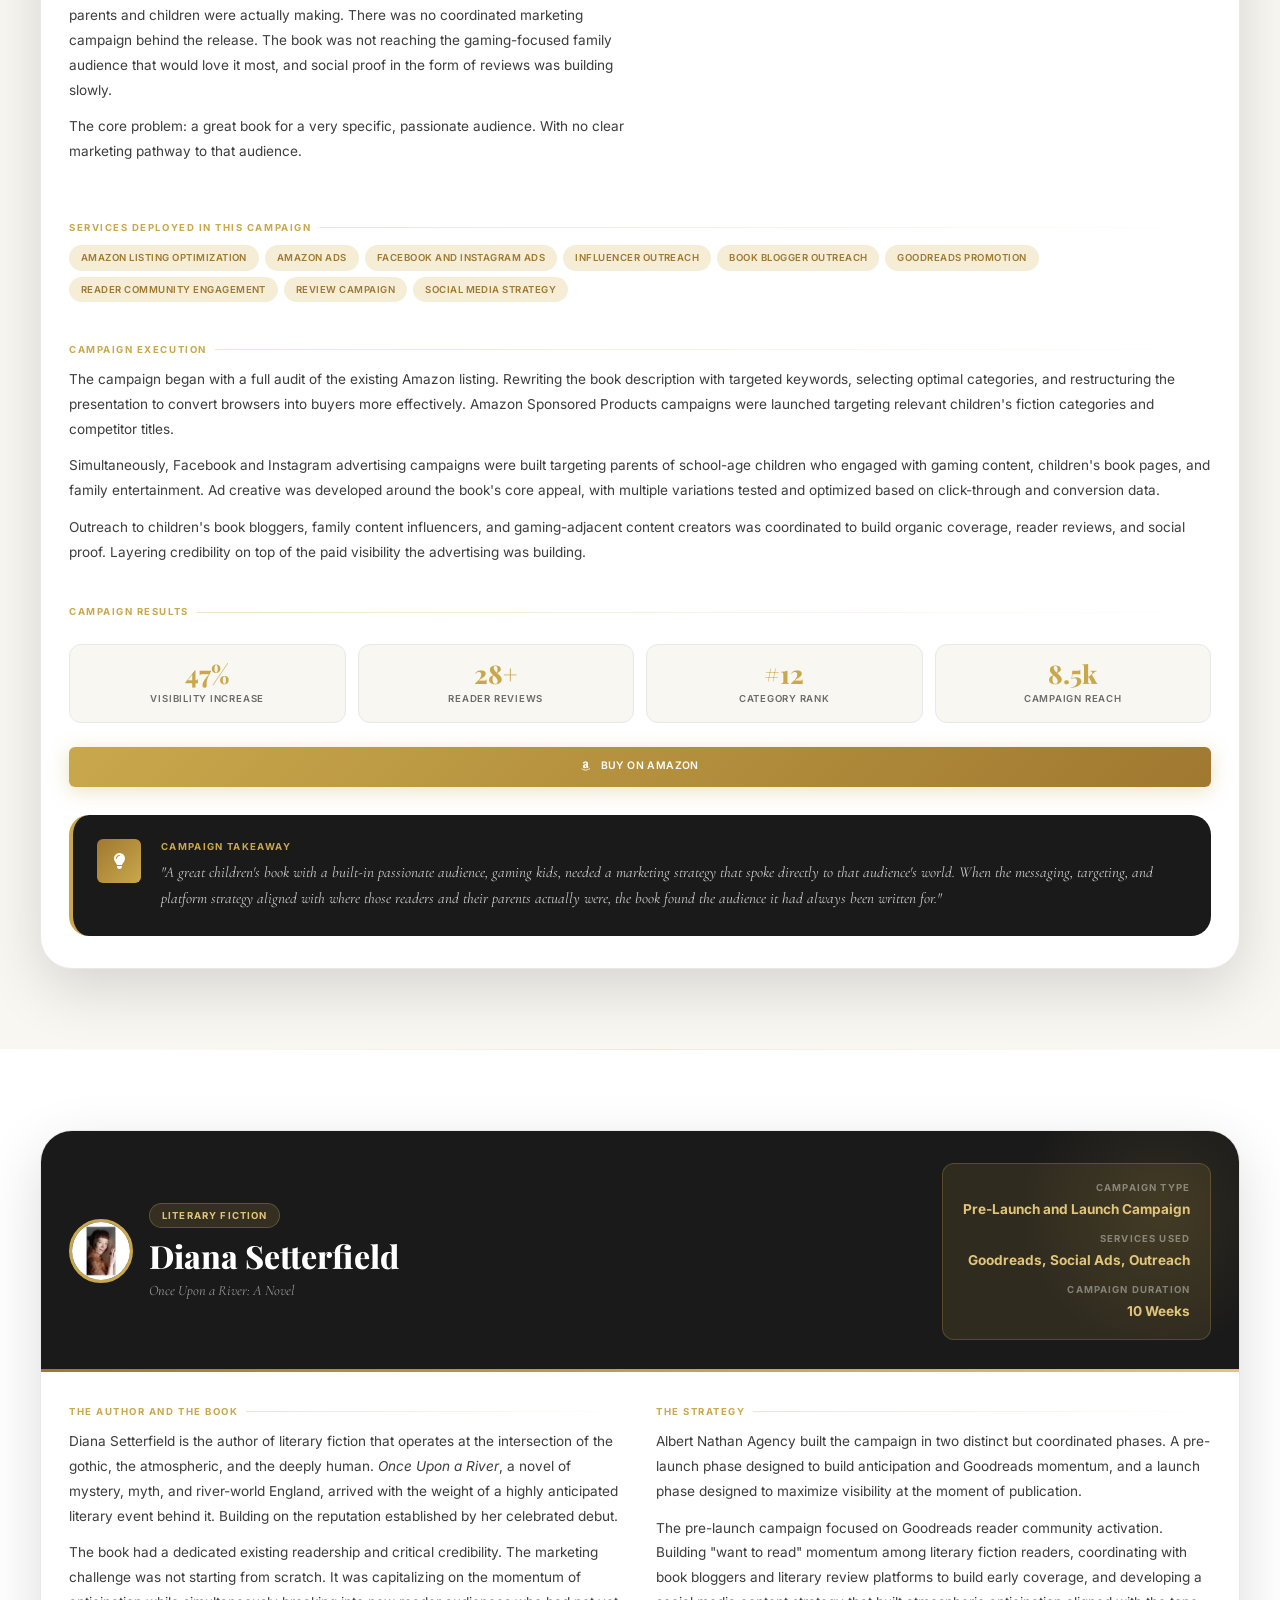
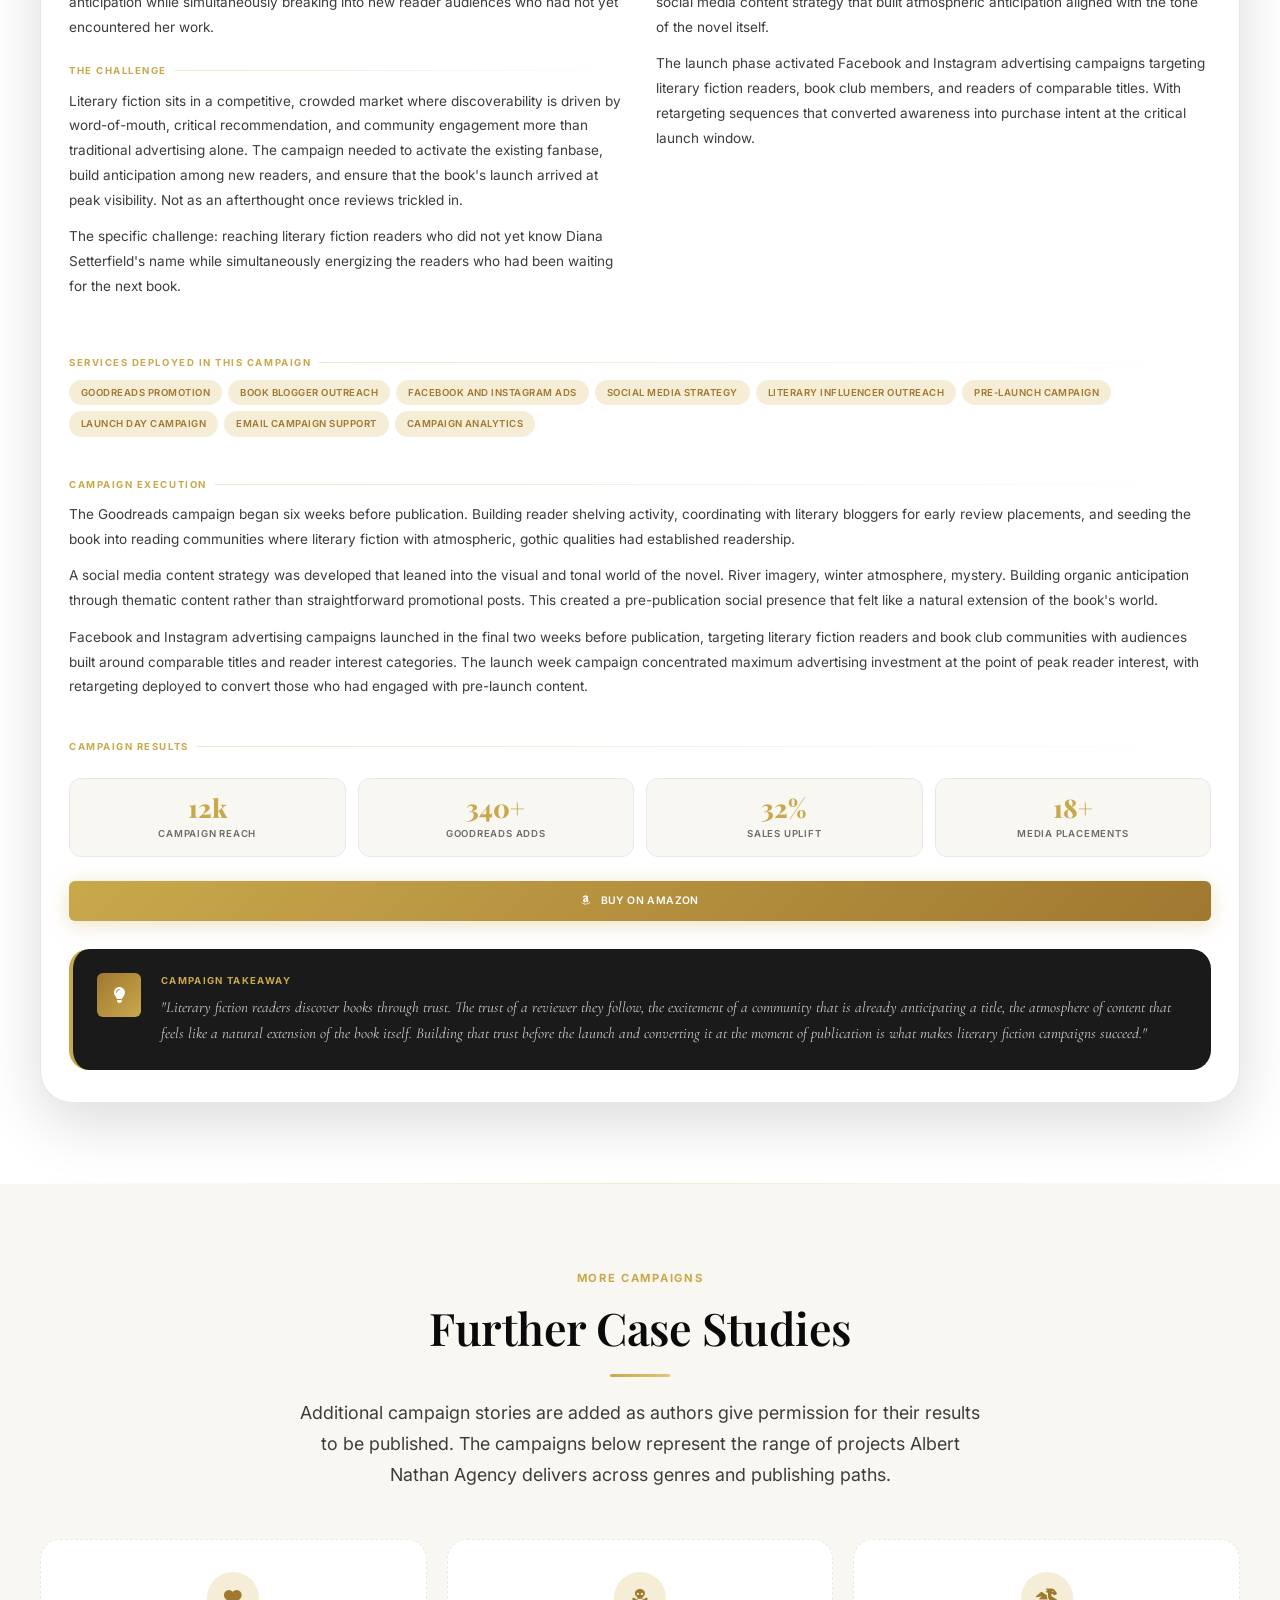
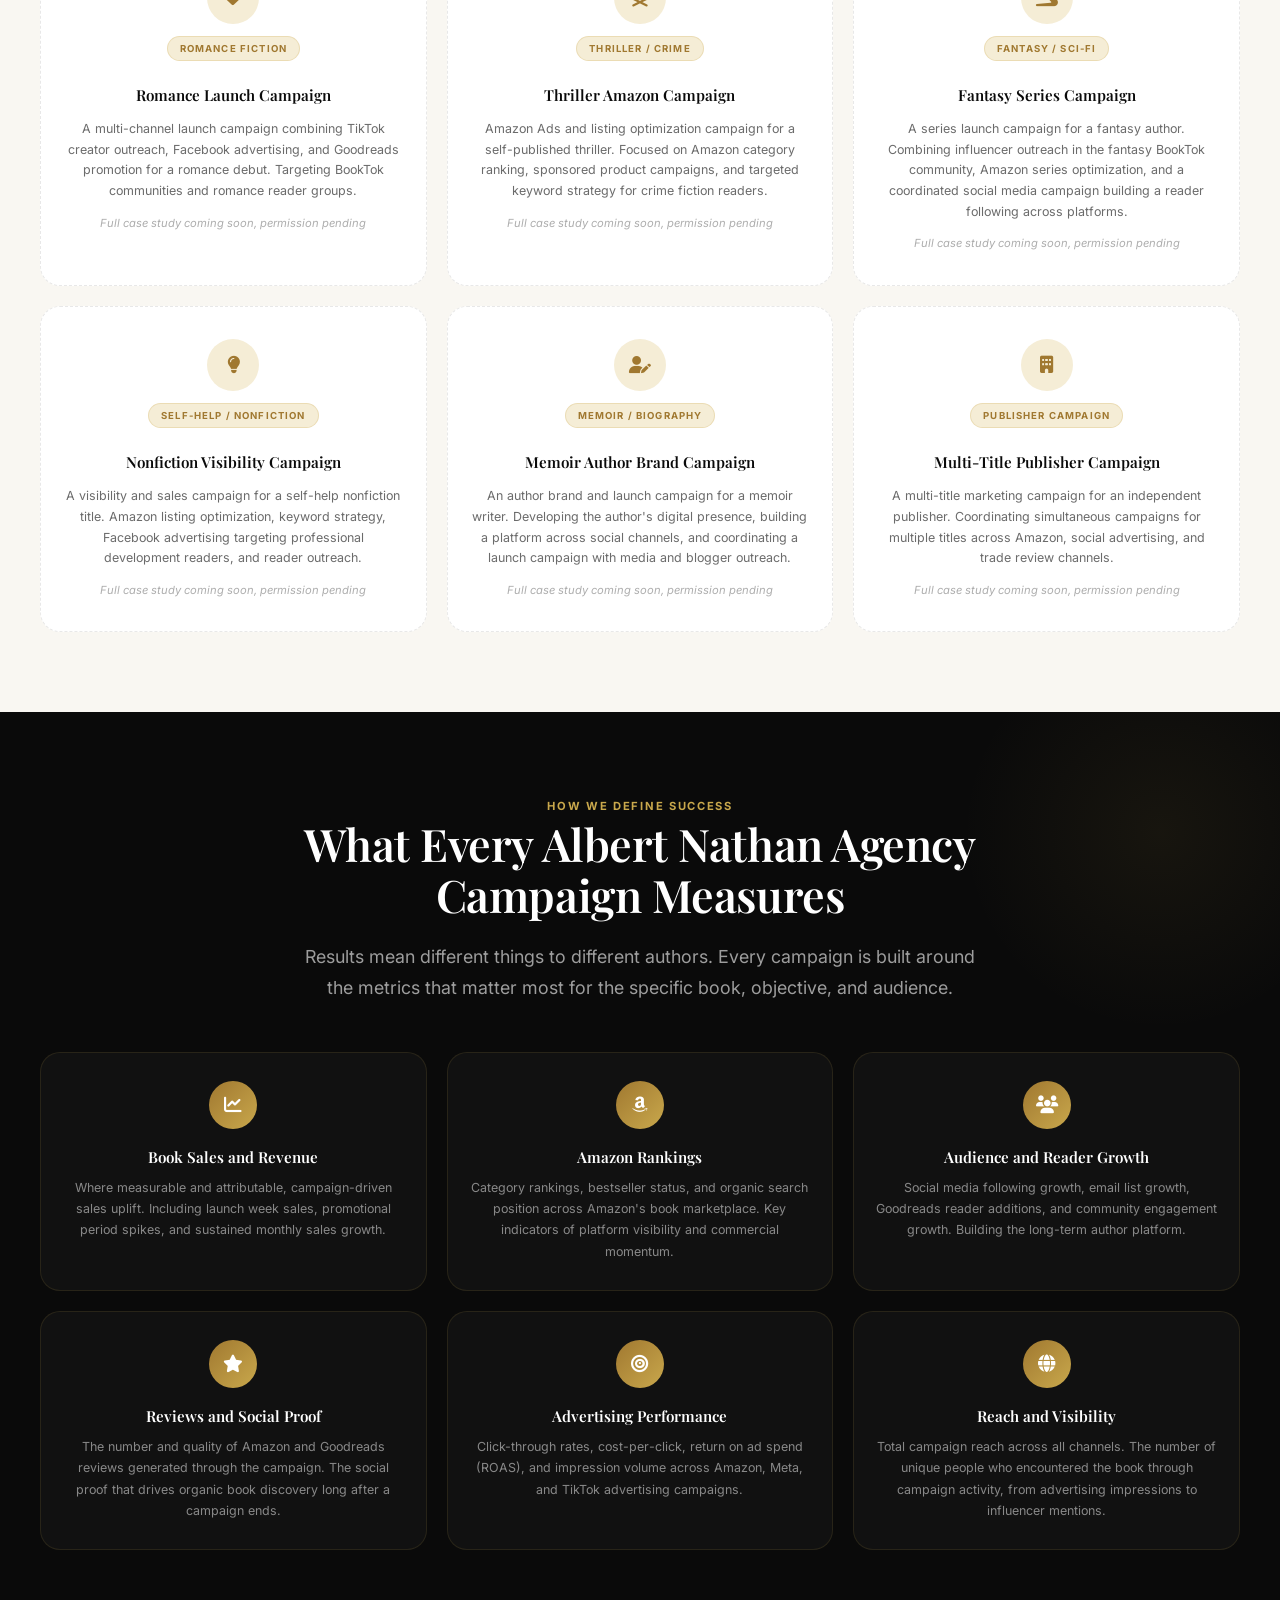
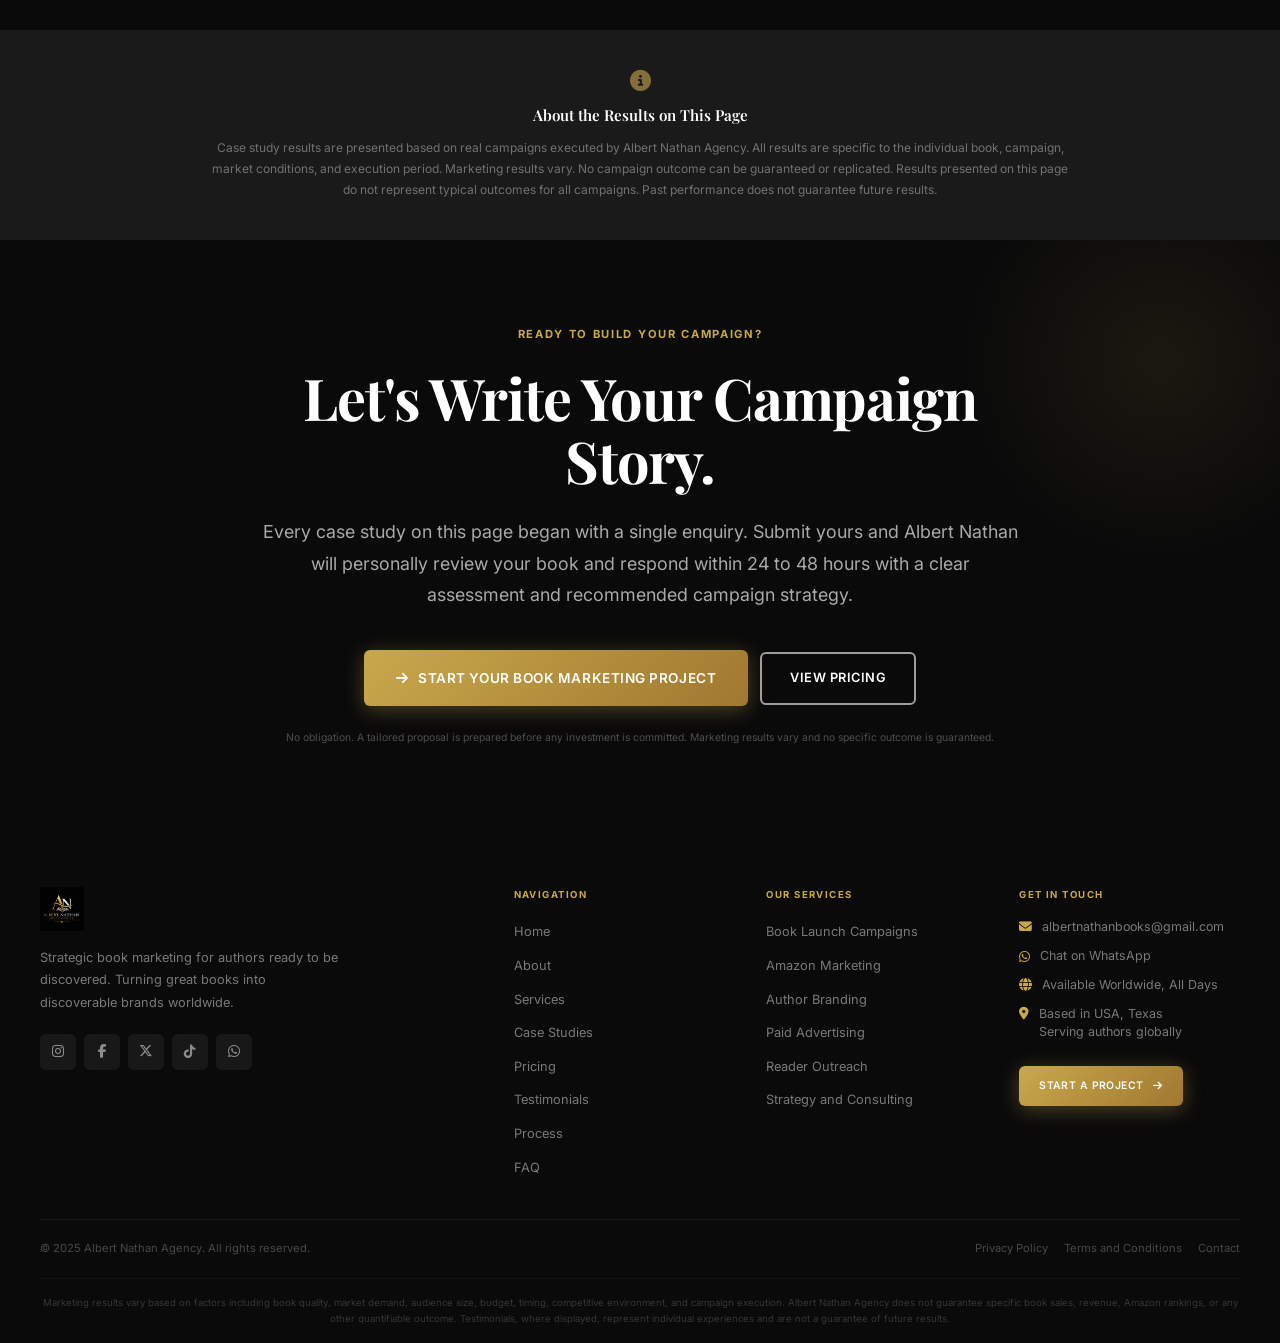
<file: case-studies.html>
<!DOCTYPE html>
<html lang="en">
<head>
  <meta charset="UTF-8" />
  <meta name="viewport" content="width=device-width, initial-scale=1.0, maximum-scale=5.0, user-scalable=yes" />
  <meta name="description" content="Book marketing case studies by Albert Nathan Agency - real campaigns, real strategies, real results for authors across genres worldwide." />
  <meta name="keywords" content="book marketing case studies, book promotion results, author marketing campaigns, book launch results, Amazon marketing results, book marketing agency results" />
  <meta name="author" content="Albert Nathan" />
  <meta property="og:title" content="Book Marketing Case Studies | Albert Nathan Agency" />
  <meta property="og:description" content="Real book marketing campaigns. Real strategies. Real outcomes. Case studies from Albert Nathan Agency." />
  <meta property="og:type" content="website" />
  <meta property="og:image" content="Albert Nathan.png" />
  <meta name="twitter:card" content="summary_large_image" />
  <meta name="twitter:title" content="Book Marketing Case Studies | Albert Nathan Agency" />
  <meta name="twitter:description" content="Real campaigns. Real results. Book marketing case studies from Albert Nathan Agency." />
  <title>Book Marketing Case Studies | Albert Nathan Agency</title>

  <!-- Favicon - using your logo -->
  <link rel="icon" type="Albert Nathan.png" href="Albert Nathan.png" />
  <link rel="apple-touch-icon" href="Albert Nathan.png" />

  <link rel="preconnect" href="https://fonts.googleapis.com" />
  <link rel="preconnect" href="https://fonts.gstatic.com" crossorigin />
  <link href="https://fonts.googleapis.com/css2?family=Playfair+Display:ital,wght@0,400;0,500;0,600;0,700;0,800;1,400;1,600&family=Inter:wght@300;400;500;600;700&family=Cormorant+Garamond:ital,wght@0,400;0,500;0,600;1,400;1,600&display=swap" rel="stylesheet" />
  <link rel="stylesheet" href="https://cdnjs.cloudflare.com/ajax/libs/font-awesome/6.5.0/css/all.min.css" />

  <!-- Google Analytics -->
  <script async src="https://www.googletagmanager.com/gtag/js?id=G-317S3LQHLQ"></script>
  <script>
    window.dataLayer = window.dataLayer || [];
    function gtag(){dataLayer.push(arguments);}
    gtag('js', new Date());
    gtag('config', 'G-317S3LQHLQ');
  </script>

  <style>
    /* ============================================================
       CSS CUSTOM PROPERTIES
    ============================================================ */
    :root {
      --gold:           #C9A84C;
      --gold-light:     #E2C47A;
      --gold-dark:      #A07830;
      --gold-pale:      #F5EDD6;
      --black:          #0A0A0A;
      --charcoal:       #1A1A1A;
      --charcoal-mid:   #2C2C2C;
      --charcoal-light: #3D3D3D;
      --white:          #FFFFFF;
      --off-white:      #F9F7F2;
      --grey-100:       #F5F5F5;
      --grey-200:       #E8E8E8;
      --grey-400:       #ADADAD;
      --text-primary:   #0A0A0A;
      --text-secondary: #3D3D3D;
      --text-muted:     #6B6B6B;
      --border:         rgba(201,168,76,0.25);
      --border-light:   rgba(201,168,76,0.12);
      --shadow-sm:      0 2px 12px rgba(0,0,0,0.06);
      --shadow-md:      0 8px 32px rgba(0,0,0,0.10);
      --shadow-lg:      0 20px 60px rgba(0,0,0,0.14);
      --shadow-gold:    0 8px 32px rgba(201,168,76,0.20);
      --radius-sm:      6px;
      --radius-md:      12px;
      --radius-lg:      20px;
      --radius-xl:      32px;
      --transition:     all 0.35s cubic-bezier(0.4,0,0.2,1);
      --font-heading:   'Playfair Display', Georgia, serif;
      --font-sub:       'Cormorant Garamond', Georgia, serif;
      --font-body:      'Inter', -apple-system, sans-serif;
    }

    *, *::before, *::after { margin:0; padding:0; box-sizing:border-box; }
    html  { scroll-behavior:smooth; font-size:16px; -webkit-text-size-adjust:100%; }
    body  { font-family:var(--font-body); color:var(--text-primary); background:var(--white); line-height:1.6; overflow-x:hidden; width:100%; }
    img   { max-width:100%; height:auto; display:block; }
    a     { color:inherit; text-decoration:none; }
    ul    { list-style:none; }
    button{ cursor:pointer; border:none; background:none; font-family:inherit; }

    /* ============================================================
       TYPOGRAPHY
    ============================================================ */
    .display-lg { font-family:var(--font-heading); font-size:clamp(2rem,4.5vw,4rem);   font-weight:700; line-height:1.1;  letter-spacing:-0.02em; }
    .display-md { font-family:var(--font-heading); font-size:clamp(1.6rem,3.5vw,3rem);   font-weight:600; line-height:1.15; letter-spacing:-0.01em; }
    .heading-lg { font-family:var(--font-heading); font-size:clamp(1.3rem,2.5vw,2.2rem); font-weight:600; line-height:1.2; }
    .heading-md { font-family:var(--font-heading); font-size:clamp(1.1rem,2vw,1.7rem);   font-weight:600; line-height:1.3; }
    .label-tag  { font-family:var(--font-body); font-size:0.7rem; font-weight:700; letter-spacing:0.15em; text-transform:uppercase; color:var(--gold); }
    .body-lg    { font-size:clamp(0.95rem,1.4vw,1.15rem); line-height:1.75; color:var(--text-secondary); }
    .body-md    { font-size:clamp(0.9rem,1vw,1rem); line-height:1.7; color:var(--text-secondary); }
    .gold  { color:var(--gold); }
    .white { color:var(--white); }
    .text-center { text-align:center; }

    .mt-8  { margin-top:8px; }   .mt-12 { margin-top:12px; }
    .mt-16 { margin-top:16px; }  .mt-20 { margin-top:20px; }
    .mt-24 { margin-top:24px; }  .mt-32 { margin-top:32px; }
    .mt-40 { margin-top:40px; }  .mt-48 { margin-top:48px; }
    .mt-64 { margin-top:64px; }

    /* ============================================================
       LAYOUT
    ============================================================ */
    .container        { width:100%; max-width:1240px; margin:0 auto; padding:0 20px; }
    .container-narrow { width:100%; max-width:900px;  margin:0 auto; padding:0 20px; }

    /* ============================================================
       BUTTONS
    ============================================================ */
    .btn { display:inline-flex; align-items:center; gap:10px; padding:14px 28px; border-radius:var(--radius-sm); font-family:var(--font-body); font-size:clamp(0.8rem,0.9vw,0.92rem); font-weight:600; letter-spacing:0.04em; text-transform:uppercase; transition:var(--transition); position:relative; overflow:hidden; white-space:nowrap; min-height:50px; justify-content:center; }
    .btn::before { content:''; position:absolute; top:0; left:-100%; width:100%; height:100%; background:rgba(255,255,255,0.12); transition:left 0.4s ease; }
    .btn:hover::before { left:0; }
    .btn-gold        { background:linear-gradient(135deg,var(--gold) 0%,var(--gold-dark) 100%); color:var(--white); box-shadow:0 4px 20px rgba(201,168,76,0.35); }
    .btn-gold:hover  { transform:translateY(-2px); box-shadow:0 8px 30px rgba(201,168,76,0.45); }
    .btn-outline-gold       { background:transparent; color:var(--gold); border:2px solid var(--gold); }
    .btn-outline-gold:hover { background:var(--gold); color:var(--white); transform:translateY(-2px); box-shadow:var(--shadow-gold); }
    .btn-outline-white       { background:transparent; color:var(--white); border:2px solid rgba(255,255,255,0.6); }
    .btn-outline-white:hover { background:rgba(255,255,255,0.1); border-color:var(--white); transform:translateY(-2px); }
    .btn-dark        { background:var(--charcoal); color:var(--white); }
    .btn-dark:hover  { background:var(--charcoal-light); transform:translateY(-2px); }
    .btn-sm  { padding:10px 20px; font-size:clamp(0.65rem,0.72vw,0.82rem); min-height:40px; }
    .btn-lg  { padding:16px 32px; font-size:clamp(0.85rem,1vw,1rem); min-height:56px; }
    .btn-full{ width:100%; justify-content:center; }
    .btn-group { display:flex; flex-wrap:wrap; gap:12px; align-items:center; justify-content:center; }

    /* ============================================================
       GOLD LINE
    ============================================================ */
    .gold-line      { width:60px; height:3px; background:linear-gradient(90deg,var(--gold),var(--gold-light)); border-radius:2px; margin:16px auto; }
    .gold-line-left { margin:16px 0; }

    /* ============================================================
       NAVIGATION
    ============================================================ */
    #navbar { position:fixed; top:0; left:0; right:0; z-index:1000; padding:0 16px; height:68px; display:flex; align-items:center; justify-content:space-between; background:transparent; transition:var(--transition); }
    #navbar.scrolled { background:rgba(10,10,10,0.97); backdrop-filter:blur(20px); -webkit-backdrop-filter:blur(20px); height:64px; box-shadow:0 2px 30px rgba(0,0,0,0.3); }
    .nav-logo { display:flex; align-items:center; gap:10px; flex-shrink:0; }
    .nav-logo img { height:40px; width:auto; object-fit:contain; transition:var(--transition); }
    #navbar.scrolled .nav-logo img { height:36px; }
    .nav-logo-text { display:flex; flex-direction:column; line-height:1; }
    .nav-logo-name { font-family:var(--font-heading); font-size:clamp(0.95rem,1.1vw,1.15rem); font-weight:700; color:var(--white); letter-spacing:0.01em; }
    .nav-logo-sub  { font-size:clamp(0.5rem,0.6vw,0.65rem); font-weight:500; letter-spacing:0.15em; text-transform:uppercase; color:var(--gold); margin-top:2px; }
    .nav-links { display:flex; align-items:center; gap:4px; list-style:none; }
    .nav-links a { font-size:clamp(0.7rem,0.78vw,0.82rem); font-weight:500; letter-spacing:0.06em; text-transform:uppercase; color:rgba(255,255,255,0.82); padding:6px 10px; border-radius:var(--radius-sm); transition:var(--transition); position:relative; }
    .nav-links a::after { content:''; position:absolute; bottom:2px; left:10px; width:0; height:1.5px; background:var(--gold); transition:width 0.3s ease; }
    .nav-links a:hover { color:var(--white); }
    .nav-links a:hover::after,.nav-links a.active::after { width:calc(100% - 20px); }
    .nav-links a.active { color:var(--white); }
    .nav-cta { background:linear-gradient(135deg,var(--gold),var(--gold-dark)) !important; color:var(--white) !important; padding:8px 16px !important; border-radius:var(--radius-sm) !important; font-weight:600 !important; box-shadow:0 4px 14px rgba(201,168,76,0.3); border:none !important; font-size:clamp(0.65rem,0.72vw,0.78rem) !important; }
    .nav-cta:hover  { transform:translateY(-1px); box-shadow:0 6px 20px rgba(201,168,76,0.45) !important; }
    .nav-cta::after { display:none !important; }
    .hamburger { display:none; flex-direction:column; justify-content:center; align-items:center; width:40px; height:40px; gap:5px; cursor:pointer; border-radius:var(--radius-sm); transition:var(--transition); padding:8px; }
    .hamburger:hover { background:rgba(255,255,255,0.08); }
    .hamburger span { display:block; width:22px; height:2px; background:var(--white); border-radius:2px; transition:var(--transition); }
    .hamburger.open span:nth-child(1) { transform:translateY(7px) rotate(45deg); }
    .hamburger.open span:nth-child(2) { opacity:0; transform:scaleX(0); }
    .hamburger.open span:nth-child(3) { transform:translateY(-7px) rotate(-45deg); }
    .nav-mobile { display:none; position:fixed; top:0; left:0; right:0; bottom:0; background:rgba(10,10,10,0.98); z-index:999; flex-direction:column; align-items:center; justify-content:center; gap:12px; opacity:0; pointer-events:none; transition:opacity 0.3s ease; padding:20px; }
    .nav-mobile.active { display:flex; opacity:1; pointer-events:all; }
    .nav-mobile a { font-family:var(--font-heading); font-size:clamp(1.4rem,4vw,1.8rem); font-weight:600; color:var(--white); transition:var(--transition); text-align:center; padding:6px 0; }
    .nav-mobile a:hover { color:var(--gold); }
    .nav-mobile .nav-mobile-cta { margin-top:20px; }

    /* ============================================================
       PAGE HERO - LEFT ALIGNED
    ============================================================ */
    #cs-hero {
      position:relative; min-height:55vh;
      display:flex; align-items:center;
      background:var(--black); overflow:hidden;
      padding:80px 0 60px;
    }
    .cs-hero-bg {
      position:absolute; inset:0;
      background:
        radial-gradient(ellipse 70% 55% at 60% 25%, rgba(201,168,76,0.09) 0%, transparent 60%),
        radial-gradient(ellipse 40% 40% at 10% 80%, rgba(201,168,76,0.05) 0%, transparent 55%),
        linear-gradient(160deg,#0A0A0A 0%,#120E02 50%,#0A0A0A 100%);
    }
    .cs-hero-grid {
      position:absolute; inset:0;
      background-image:linear-gradient(rgba(201,168,76,0.04) 1px,transparent 1px),linear-gradient(90deg,rgba(201,168,76,0.04) 1px,transparent 1px);
      background-size:60px 60px; pointer-events:none;
    }
    .cs-hero-inner { position:relative; z-index:2; max-width:820px; padding-top:20px; text-align:left; }
    .hero-eyebrow { display:inline-flex; align-items:center; gap:10px; margin-bottom:24px; opacity:0; animation:fadeInUp 0.8s ease 0.2s forwards; flex-wrap:wrap; }
    .hero-eyebrow-line { width:30px; height:1.5px; background:var(--gold); }
    .hero-eyebrow-text { font-size:clamp(0.6rem,0.7vw,0.72rem); font-weight:700; letter-spacing:0.2em; text-transform:uppercase; color:var(--gold); }
    .cs-hero-title { font-family:var(--font-heading); font-size:clamp(2.4rem,5.5vw,5rem); font-weight:800; line-height:1.06; letter-spacing:-0.025em; color:var(--white); opacity:0; animation:fadeInUp 0.9s ease 0.4s forwards; }
    .cs-hero-title .gold { color:var(--gold); }
    .cs-hero-sub { font-size:clamp(0.95rem,1.4vw,1.15rem); line-height:1.75; color:rgba(255,255,255,0.65); max-width:620px; margin-top:20px; opacity:0; animation:fadeInUp 0.9s ease 0.6s forwards; }
    .cs-hero-cta { display:flex; flex-wrap:wrap; gap:12px; margin-top:32px; opacity:0; animation:fadeInUp 0.9s ease 0.8s forwards; }

    /* Hero stats strip */
    .cs-hero-stats {
      display:flex; flex-wrap:wrap; gap:16px;
      margin-top:40px; padding-top:28px;
      border-top:1px solid rgba(201,168,76,0.18);
      opacity:0; animation:fadeInUp 0.9s ease 1s forwards;
    }
    .cs-hero-stat { flex:1; min-width:100px; padding:0 16px 0 0; border-right:1px solid rgba(201,168,76,0.15); }
    .cs-hero-stat:first-child { padding-left:0; }
    .cs-hero-stat:last-child  { border-right:none; }
    .cs-stat-num   { font-family:var(--font-heading); font-size:clamp(1.6rem,3vw,2.6rem); font-weight:700; color:var(--gold); line-height:1; }
    .cs-stat-label { font-size:clamp(0.65rem,0.7vw,0.78rem); font-weight:500; letter-spacing:0.06em; text-transform:uppercase; color:rgba(255,255,255,0.42); margin-top:4px; }

    /* ============================================================
       APPROACH STRIP
    ============================================================ */
    #cs-approach {
      background:var(--charcoal);
      padding:40px 0;
    }
    .approach-inner {
      display:grid; grid-template-columns:repeat(4,1fr); gap:0;
    }
    .approach-item {
      display:flex; align-items:flex-start; gap:14px;
      padding:20px 16px; border-right:1px solid rgba(255,255,255,0.06);
      transition:var(--transition);
    }
    .approach-item:last-child { border-right:none; }
    .approach-item:hover { background:rgba(201,168,76,0.05); }
    .approach-item-icon { color:var(--gold); font-size:1rem; flex-shrink:0; margin-top:2px; }
    .approach-item-text strong { display:block; font-size:clamp(0.8rem,0.85vw,0.88rem); font-weight:600; color:var(--white); margin-bottom:3px; }
    .approach-item-text span   { font-size:clamp(0.7rem,0.75vw,0.78rem); color:rgba(255,255,255,0.38); line-height:1.5; }

    /* ============================================================
       CASE STUDY FULL - KATE CULLEN
    ============================================================ */
    #cs-kate {
      background:var(--off-white);
      padding:80px 0;
    }

    /* Featured case study layout */
    .cs-full {
      background:var(--white);
      border-radius:var(--radius-xl);
      overflow:hidden;
      box-shadow:var(--shadow-lg);
      border:1px solid var(--grey-200);
    }

    /* Case study header band with author image */
    .cs-full-header {
      background:var(--charcoal);
      padding:32px 28px;
      display:flex;
      gap:16px;
      align-items:center;
      position:relative;
      overflow:hidden;
      flex-wrap:wrap;
    }
    .cs-full-header::before {
      content:''; position:absolute; top:-60px; right:-60px;
      width:280px; height:280px; border-radius:50%;
      background:radial-gradient(circle,rgba(201,168,76,0.12) 0%,transparent 70%);
    }
    .cs-full-header::after {
      content:''; position:absolute; bottom:0; left:0; right:0;
      height:3px; background:linear-gradient(90deg,var(--gold-dark),var(--gold-light));
    }

    /* Author Profile Image */
    .cs-author-avatar {
      width:64px;
      height:64px;
      border-radius:50%;
      border:3px solid var(--gold);
      overflow:hidden;
      flex-shrink:0;
      position:relative;
      z-index:1;
      background:var(--charcoal-mid);
      display:flex;
      align-items:center;
      justify-content:center;
    }
    .cs-author-avatar img {
      width:100%;
      height:100%;
      object-fit:cover;
    }
    .cs-author-avatar .avatar-fallback {
      font-family:var(--font-heading);
      font-size:1.4rem;
      font-weight:700;
      color:var(--gold-light);
      background:rgba(201,168,76,0.10);
      width:100%;
      height:100%;
      display:flex;
      align-items:center;
      justify-content:center;
    }

    .cs-full-header-left {
      position:relative; z-index:1;
      flex:1;
      min-width:150px;
    }
    .cs-genre-tag {
      display:inline-block; padding:4px 12px;
      background:rgba(201,168,76,0.15); border:1px solid rgba(201,168,76,0.30);
      border-radius:20px; font-size:clamp(0.6rem,0.65vw,0.7rem);
      font-weight:700; letter-spacing:0.12em; text-transform:uppercase;
      color:var(--gold-light); margin-bottom:10px;
    }
    .cs-full-header-left h2 {
      font-family:var(--font-heading); font-size:clamp(1.3rem,2.5vw,2.6rem);
      font-weight:800; color:var(--white); line-height:1.1; margin-bottom:6px;
    }
    .cs-book-title {
      font-family:var(--font-sub); font-size:clamp(0.9rem,1vw,1.15rem);
      font-style:italic; color:rgba(255,255,255,0.55);
    }

    .cs-full-header-right { position:relative; z-index:1; text-align:right; flex-shrink:0; }
    .cs-campaign-badge {
      background:rgba(201,168,76,0.12); border:1px solid rgba(201,168,76,0.25);
      border-radius:var(--radius-md); padding:16px 20px;
      display:flex; flex-direction:column; gap:4px; align-items:flex-end;
    }
    .cs-campaign-badge span { font-size:clamp(0.6rem,0.65vw,0.7rem); font-weight:700; letter-spacing:0.12em; text-transform:uppercase; color:rgba(255,255,255,0.40); }
    .cs-campaign-badge strong { font-size:clamp(0.85rem,0.9vw,1rem); font-weight:700; color:var(--gold-light); }

    /* Case study body */
    .cs-full-body { padding:32px 28px; }

    .cs-body-grid {
      display:grid; grid-template-columns:1fr 1fr;
      gap:32px; margin-bottom:32px;
    }

    .cs-section-label {
      font-size:clamp(0.6rem,0.65vw,0.68rem);
      font-weight:700; letter-spacing:0.16em;
      text-transform:uppercase; color:var(--gold); margin-bottom:10px;
      display:flex; align-items:center; gap:8px;
    }
    .cs-section-label::after {
      content:''; flex:1; height:1px; background:linear-gradient(90deg,var(--gold),transparent);
      opacity:0.3;
    }

    .cs-section-block { margin-bottom:24px; }
    .cs-section-block p { font-size:clamp(0.85rem,0.9vw,0.92rem); line-height:1.82; color:var(--text-secondary); }
    .cs-section-block p + p { margin-top:12px; }

    /* Services used pills */
    .cs-services-used {
      display:flex; flex-wrap:wrap; gap:6px; margin-top:10px;
    }
    .cs-service-pill {
      padding:5px 12px; background:var(--gold-pale);
      border-radius:20px; font-size:clamp(0.6rem,0.65vw,0.73rem);
      font-weight:600; letter-spacing:0.05em; text-transform:uppercase;
      color:var(--gold-dark);
    }

    /* Results metrics row */
    .cs-results-row {
      display:grid; grid-template-columns:repeat(4,1fr);
      gap:12px; margin:24px 0;
    }
    .cs-result-metric {
      background:var(--off-white); border-radius:var(--radius-md);
      padding:16px 12px; text-align:center; border:1px solid var(--grey-200);
      transition:var(--transition);
    }
    .cs-result-metric:hover { border-color:var(--gold); transform:translateY(-3px); box-shadow:var(--shadow-md); }
    .cs-result-value {
      font-family:var(--font-heading); font-size:clamp(1.2rem,2vw,2.2rem);
      font-weight:800; color:var(--gold); line-height:1; margin-bottom:6px;
    }
    .cs-result-label { font-size:clamp(0.6rem,0.65vw,0.72rem); font-weight:600; letter-spacing:0.08em; text-transform:uppercase; color:var(--text-muted); line-height:1.4; }

    /* Takeaway block */
    .cs-takeaway {
      margin-top:28px; padding:24px 24px;
      background:var(--charcoal); border-radius:var(--radius-lg);
      border-left:4px solid var(--gold);
      display:grid; grid-template-columns:auto 1fr; gap:20px; align-items:start;
    }
    .cs-takeaway-icon {
      width:44px; height:44px; border-radius:var(--radius-sm);
      background:linear-gradient(135deg,var(--gold-dark),var(--gold));
      display:flex; align-items:center; justify-content:center;
      color:var(--white); font-size:1rem; flex-shrink:0;
    }
    .cs-takeaway-label { font-size:clamp(0.6rem,0.65vw,0.68rem); font-weight:700; letter-spacing:0.14em; text-transform:uppercase; color:var(--gold); margin-bottom:6px; }
    .cs-takeaway-text  { font-family:var(--font-sub); font-size:clamp(0.95rem,1vw,1.1rem); font-style:italic; color:rgba(255,255,255,0.78); line-height:1.7; }

    /* ============================================================
       DIVIDER BETWEEN CASE STUDIES
    ============================================================ */
    .cs-divider {
      height:1px; background:linear-gradient(90deg,transparent,var(--gold),transparent);
      opacity:0.25; margin:0;
    }

    /* ============================================================
       CASE STUDY FULL - DIANA SETTERFIELD
    ============================================================ */
    #cs-diana {
      background:var(--white);
      padding:80px 0;
    }

    /* ============================================================
       ADDITIONAL CASE STUDY SLOTS
    ============================================================ */
    #cs-additional {
      background:var(--off-white);
      padding:80px 0;
    }
    .cs-add-header { text-align:center; max-width:680px; margin:0 auto 48px; }
    .cs-add-header .label-tag { margin-bottom:16px; }
    .cs-add-header .gold-line  { margin:20px auto; }

    .cs-add-grid {
      display:grid; grid-template-columns:repeat(3,1fr); gap:20px;
    }

    /* Placeholder / upcoming case study card */
    .cs-add-card {
      background:var(--white); border-radius:var(--radius-lg);
      border:1px dashed var(--grey-200); padding:32px 24px;
      text-align:center; display:flex; flex-direction:column;
      align-items:center; gap:12px; transition:var(--transition);
    }
    .cs-add-card:hover { border-color:var(--gold); transform:translateY(-4px); box-shadow:var(--shadow-md); }
    .cs-add-icon {
      width:52px; height:52px; border-radius:50%;
      background:var(--gold-pale); display:flex; align-items:center;
      justify-content:center; color:var(--gold-dark); font-size:1.1rem;
    }
    .cs-add-card h3 { font-family:var(--font-heading); font-size:clamp(0.95rem,1vw,1.1rem); font-weight:600; color:var(--text-primary); }
    .cs-add-card p  { font-size:clamp(0.78rem,0.82vw,0.84rem); line-height:1.65; color:var(--text-muted); }
    .cs-add-card .cs-genre-tag { color:var(--gold-dark); background:var(--gold-pale); border-color:rgba(201,168,76,0.25); }

    /* ============================================================
       WHAT WE MEASURE
    ============================================================ */
    #cs-metrics {
      background:var(--black);
      padding:80px 0;
      position:relative; overflow:hidden;
    }
    #cs-metrics::before {
      content:''; position:absolute; top:-80px; right:-80px;
      width:400px; height:400px; border-radius:50%;
      background:radial-gradient(circle,rgba(201,168,76,0.07) 0%,transparent 70%);
    }
    .csm-header { text-align:center; max-width:680px; margin:0 auto 48px; }
    .csm-header .label-tag { margin-bottom:16px; }
    .csm-header .display-md { color:var(--white); margin-bottom:16px; }
    .csm-header .body-lg    { color:rgba(255,255,255,0.60); }

    .csm-grid { display:grid; grid-template-columns:repeat(3,1fr); gap:20px; }
    .csm-card {
      background:rgba(255,255,255,0.03); border:1px solid rgba(201,168,76,0.12);
      border-radius:var(--radius-lg); padding:28px 20px; text-align:center;
      transition:var(--transition);
    }
    .csm-card:hover { background:rgba(201,168,76,0.06); border-color:rgba(201,168,76,0.25); transform:translateY(-4px); }
    .csm-icon { width:48px; height:48px; border-radius:50%; background:linear-gradient(135deg,var(--gold-dark),var(--gold)); display:flex; align-items:center; justify-content:center; color:var(--white); font-size:1.1rem; margin:0 auto 16px; }
    .csm-card h3 { font-family:var(--font-heading); font-size:clamp(0.95rem,1vw,1.05rem); font-weight:600; color:var(--white); margin-bottom:8px; }
    .csm-card p  { font-size:clamp(0.78rem,0.82vw,0.84rem); line-height:1.7; color:rgba(255,255,255,0.50); }

    /* ============================================================
       DISCLAIMER
    ============================================================ */
    #cs-disclaimer {
      background:var(--charcoal);
      padding:40px 0;
    }
    .csd-inner { max-width:860px; margin:0 auto; text-align:center; }
    .csd-inner i  { font-size:1.3rem; color:var(--gold); opacity:0.6; margin-bottom:12px; }
    .csd-inner h4 { font-family:var(--font-heading); font-size:clamp(0.95rem,1vw,1rem); font-weight:600; color:var(--white); margin-bottom:10px; }
    .csd-inner p  { font-size:clamp(0.75rem,0.8vw,0.82rem); line-height:1.75; color:rgba(255,255,255,0.38); }

    /* ============================================================
       FINAL CTA
    ============================================================ */
    #cs-cta {
      background:var(--black); padding:80px 0;
      position:relative; overflow:hidden;
    }
    #cs-cta::before { content:''; position:absolute; top:-80px; right:-80px; width:400px; height:400px; border-radius:50%; background:radial-gradient(circle,rgba(201,168,76,0.09) 0%,transparent 70%); }
    .cs-cta-inner { text-align:center; max-width:760px; margin:0 auto; position:relative; z-index:1; }
    .cs-cta-inner .label-tag  { margin-bottom:16px; }
    .cs-cta-inner .display-lg { color:var(--white); margin-bottom:20px; }
    .cs-cta-inner .body-lg    { color:rgba(255,255,255,0.65); margin-bottom:32px; }
    .cs-cta-inner .btn-group  { justify-content:center; }
    .cta-disclaimer { margin-top:24px; font-size:clamp(0.65rem,0.7vw,0.78rem); color:rgba(255,255,255,0.28); line-height:1.6; }

    /* ============================================================
       FOOTER
    ============================================================ */
    #footer { background:var(--black); padding-top:60px; }
    .footer-top { display:grid; grid-template-columns:2fr 1fr 1fr 1fr; gap:32px; padding-bottom:40px; border-bottom:1px solid rgba(255,255,255,0.06); }
    .footer-brand img { height:44px; width:auto; object-fit:contain; margin-bottom:16px; }
    .footer-brand p { font-size:clamp(0.8rem,0.85vw,0.88rem); line-height:1.75; color:rgba(255,255,255,0.45); margin-bottom:20px; max-width:300px; }
    .footer-socials { display:flex; gap:8px; }
    .social-btn { width:36px; height:36px; border-radius:var(--radius-sm); background:rgba(255,255,255,0.06); display:flex; align-items:center; justify-content:center; color:rgba(255,255,255,0.50); font-size:0.85rem; transition:var(--transition); text-decoration:none; }
    .social-btn:hover { background:var(--gold); color:var(--white); transform:translateY(-3px); }
    .footer-col h4 { font-size:clamp(0.6rem,0.65vw,0.72rem); font-weight:700; letter-spacing:0.15em; text-transform:uppercase; color:var(--gold); margin-bottom:16px; }
    .footer-col ul { display:flex; flex-direction:column; gap:8px; }
    .footer-col ul li a { font-size:clamp(0.8rem,0.85vw,0.88rem); color:rgba(255,255,255,0.45); transition:var(--transition); }
    .footer-col ul li a:hover { color:var(--white); padding-left:4px; }
    .footer-contact-item { display:flex; align-items:flex-start; gap:10px; margin-bottom:10px; }
    .footer-contact-item i { color:var(--gold); font-size:0.8rem; margin-top:3px; flex-shrink:0; }
    .footer-contact-item span { font-size:clamp(0.78rem,0.82vw,0.85rem); color:rgba(255,255,255,0.45); line-height:1.5; }
    .footer-contact-item a { color:rgba(255,255,255,0.45); transition:var(--transition); }
    .footer-contact-item a:hover { color:var(--gold); }
    .footer-bottom { padding:20px 0; display:flex; align-items:center; justify-content:space-between; gap:16px; flex-wrap:wrap; }
    .footer-bottom p { font-size:clamp(0.7rem,0.75vw,0.78rem); color:rgba(255,255,255,0.25); }
    .footer-legal { display:flex; gap:16px; }
    .footer-legal a { font-size:clamp(0.7rem,0.75vw,0.78rem); color:rgba(255,255,255,0.25); transition:var(--transition); }
    .footer-legal a:hover { color:var(--gold); }
    .footer-disclaimer { padding:16px 0; border-top:1px solid rgba(255,255,255,0.04); }
    .footer-disclaimer p { font-size:clamp(0.6rem,0.65vw,0.72rem); color:rgba(255,255,255,0.18); line-height:1.65; text-align:center; }

    /* ============================================================
       FLOATING ELEMENTS
    ============================================================ */
    .whatsapp-float { position:fixed; bottom:24px; right:16px; z-index:900; display:flex; align-items:center; gap:10px; background:#25D366; color:var(--white); padding:12px 16px; border-radius:60px; box-shadow:0 8px 28px rgba(37,211,102,0.35); text-decoration:none; font-size:clamp(0.75rem,0.8vw,0.85rem); font-weight:600; transition:var(--transition); animation:floatIn 0.8s ease 2s both; }
    .whatsapp-float:hover { transform:translateY(-3px) scale(1.03); }
    .whatsapp-float i { font-size:1.1rem; }
    #cookie-banner { position:fixed; bottom:0; left:0; right:0; z-index:1100; background:var(--charcoal); border-top:1px solid rgba(201,168,76,0.2); padding:16px 20px; display:flex; align-items:center; justify-content:space-between; gap:16px; flex-wrap:wrap; transform:translateY(100%); transition:transform 0.4s ease; }
    #cookie-banner.show { transform:translateY(0); }
    .cookie-text { font-size:clamp(0.75rem,0.8vw,0.85rem); color:rgba(255,255,255,0.65); line-height:1.55; flex:1; min-width:200px; }
    .cookie-text a { color:var(--gold); text-decoration:underline; }
    .cookie-btns  { display:flex; gap:10px; flex-shrink:0; }
    .cookie-accept  { padding:8px 18px; background:var(--gold); color:var(--white); border-radius:var(--radius-sm); font-size:clamp(0.7rem,0.75vw,0.82rem); font-weight:700; letter-spacing:0.06em; cursor:pointer; transition:var(--transition); border:none; }
    .cookie-accept:hover { background:var(--gold-dark); }
    .cookie-decline { padding:8px 16px; background:transparent; color:rgba(255,255,255,0.45); border-radius:var(--radius-sm); font-size:clamp(0.7rem,0.75vw,0.82rem); font-weight:600; cursor:pointer; border:1px solid rgba(255,255,255,0.12); transition:var(--transition); }
    .cookie-decline:hover { color:var(--white); border-color:rgba(255,255,255,0.35); }

    /* ============================================================
       ANIMATIONS
    ============================================================ */
    @keyframes fadeInUp { from { opacity:0; transform:translateY(30px); } to { opacity:1; transform:translateY(0); } }
    @keyframes floatIn  { from { opacity:0; transform:translateY(20px); } to { opacity:1; transform:translateY(0); } }
    .reveal { opacity:0; transform:translateY(28px); transition:opacity 0.7s ease,transform 0.7s ease; }
    .reveal.visible { opacity:1; transform:translateY(0); }
    .reveal-delay-1 { transition-delay:0.1s; }
    .reveal-delay-2 { transition-delay:0.2s; }
    .reveal-delay-3 { transition-delay:0.3s; }
    .reveal-delay-4 { transition-delay:0.4s; }

    /* ============================================================
       RESPONSIVE
    ============================================================ */
    @media (max-width:1100px) {
      .cs-results-row { grid-template-columns:repeat(2,1fr); }
      .footer-top { grid-template-columns:1fr 1fr; }
      .approach-inner { grid-template-columns:repeat(2,1fr); }
      .csm-grid { grid-template-columns:repeat(2,1fr); }
    }
    @media (max-width:900px) {
      .cs-full-header { flex-wrap:wrap; gap:16px; }
      .cs-full-header-right { text-align:left; width:100%; }
      .cs-campaign-badge { align-items:flex-start; width:100%; }
      .cs-body-grid { grid-template-columns:1fr; gap:24px; }
      .cs-add-grid { grid-template-columns:repeat(2,1fr); }
      .csm-grid { grid-template-columns:1fr; }
      .cs-full-body { padding:28px 20px; }
      .cs-full-header { padding:28px 20px; }
      .cs-hero-stats { gap:12px; }
    }
    @media (max-width:768px) {
      .container { padding:0 16px; }
      #navbar { padding:0 12px; height:60px; }
      #navbar.scrolled { height:56px; }
      .nav-links { display:none; }
      .hamburger { display:flex; }
      .cs-full-body  { padding:24px 16px; }
      .cs-full-header{ padding:24px 16px; }
      .cs-hero-stats { flex-direction:column; gap:16px; border-top:none; padding-top:20px; }
      .cs-hero-stat  { border-right:none; border-bottom:1px solid rgba(201,168,76,0.12); padding:0 0 12px; }
      .cs-hero-stat:last-child { border-bottom:none; }
      .cs-results-row { grid-template-columns:1fr 1fr; }
      .cs-takeaway    { grid-template-columns:1fr; gap:16px; }
      .cs-add-grid    { grid-template-columns:1fr; }
      .approach-inner { grid-template-columns:1fr; }
      .footer-top { grid-template-columns:1fr; gap:32px; }
      .footer-bottom { flex-direction:column; text-align:center; gap:10px; }
      .footer-legal   { justify-content:center; flex-wrap:wrap; }
      .whatsapp-float .wa-label { display:none; }
      .whatsapp-float { padding:12px; border-radius:50%; }
      .btn-group { flex-direction:column; align-items:stretch; }
      .btn-group .btn { width:100%; justify-content:center; }
      .cs-cta-inner .btn-group { align-items:stretch; }
      .cs-author-avatar { width:50px; height:50px; }
      .cs-full-header-left h2 { font-size:1.2rem; }
      .cs-hero { min-height:50vh; padding:60px 0 40px; }
      .cs-hero-cta .btn { width:100%; justify-content:center; }
    }
    @media (max-width:480px) {
      .cs-hero-title { font-size:2rem; }
      .display-lg { font-size:1.6rem; }
      .display-md { font-size:1.4rem; }
      .cs-results-row { grid-template-columns:1fr; }
      .cs-full-header-left h2 { font-size:1rem; }
      .cs-book-title { font-size:0.8rem; }
      .cs-author-avatar { width:44px; height:44px; }
      .cs-campaign-badge { padding:12px 14px; }
      .cs-campaign-badge strong { font-size:0.8rem; }
      .cs-takeaway { padding:18px 16px; }
      .cs-add-card { padding:24px 16px; }
    }
    @media (max-width:360px) {
      .cs-hero-title { font-size:1.6rem; }
      .cs-author-avatar { width:38px; height:38px; }
      .cs-full-header-left h2 { font-size:0.9rem; }
    }
  </style>
</head>

<body>

  <!-- COOKIE BANNER -->
  <div id="cookie-banner" role="dialog" aria-label="Cookie consent">
    <p class="cookie-text">We use cookies to improve your experience and analyze site performance. Read our <a href="privacy-policy.html">Privacy Policy</a> to learn more.</p>
    <div class="cookie-btns">
      <button class="cookie-accept" id="cookieAccept">Accept Cookies</button>
      <button class="cookie-decline" id="cookieDecline">Decline</button>
    </div>
  </div>

  <!-- ============================================================
       NAVIGATION
  ============================================================ -->
  <nav id="navbar" role="navigation" aria-label="Main navigation">
    <a href="index.html" class="nav-logo" aria-label="Albert Nathan Agency Home">
      <img src="Albert Nathan.png" alt="Albert Nathan Agency Logo" />
      <div class="nav-logo-text">
        <span class="nav-logo-name">Albert Nathan</span>
        <span class="nav-logo-sub">Book Marketing Agency</span>
      </div>
    </a>
    <ul class="nav-links" role="list">
      <li><a href="index.html">Home</a></li>
      <li><a href="about.html">About</a></li>
      <li><a href="services.html">Services</a></li>
      <li><a href="case-studies.html" class="active">Case Studies</a></li>
      <li><a href="pricing.html">Pricing</a></li>
      <li><a href="testimonials.html">Testimonials</a></li>
      <li><a href="process.html">Process</a></li>
      <li><a href="faq.html">FAQ</a></li>
      <li><a href="contact.html">Contact</a></li>
      <li><a href="book-a-call.html" class="nav-cta">Start Project</a></li>
    </ul>
    <button class="hamburger" id="hamburger" aria-label="Open menu" aria-expanded="false">
      <span></span><span></span><span></span>
    </button>
  </nav>

  <!-- Mobile Navigation -->
  <div class="nav-mobile" id="navMobile" role="dialog" aria-label="Mobile navigation">
    <a href="index.html"        onclick="closeMobileNav()">Home</a>
    <a href="about.html"        onclick="closeMobileNav()">About</a>
    <a href="services.html"     onclick="closeMobileNav()">Services</a>
    <a href="case-studies.html" onclick="closeMobileNav()">Case Studies</a>
    <a href="pricing.html"      onclick="closeMobileNav()">Pricing</a>
    <a href="testimonials.html" onclick="closeMobileNav()">Testimonials</a>
    <a href="process.html"      onclick="closeMobileNav()">Process</a>
    <a href="faq.html"          onclick="closeMobileNav()">FAQ</a>
    <a href="contact.html"      onclick="closeMobileNav()">Contact</a>
    <div class="nav-mobile-cta">
      <a href="book-a-call.html" class="btn btn-gold" onclick="closeMobileNav()">
        <i class="fas fa-arrow-right"></i> Start Your Project
      </a>
    </div>
  </div>

  <!-- ============================================================
       HERO - LEFT ALIGNED
  ============================================================ -->
  <section id="cs-hero" aria-label="Case studies overview">
    <div class="cs-hero-bg"></div>
    <div class="cs-hero-grid"></div>
    <div class="container">
      <div class="cs-hero-inner">
        <div class="hero-eyebrow">
          <span class="hero-eyebrow-line"></span>
          <span class="hero-eyebrow-text">Real Campaigns. Real Outcomes.</span>
        </div>
        <h1 class="cs-hero-title">
          The Stories Behind<br />
          the <span class="gold">Campaigns.</span>
        </h1>
        <p class="cs-hero-sub">
          Every case study on this page represents a real author, a real challenge,
          a real strategy, and a real campaign executed by Albert Nathan Agency.
          These are the campaigns that put books in front of the readers they were written for.
        </p>
        <div class="cs-hero-cta">
          <a href="#cs-kate" class="btn btn-gold btn-lg">
            <i class="fas fa-arrow-right"></i> Read the Campaigns
          </a>
          <a href="contact.html" class="btn btn-outline-white">
            Start Your Campaign
          </a>
        </div>
        <div class="cs-hero-stats">
          <div class="cs-hero-stat">
            <div class="cs-stat-num">10+</div>
            <div class="cs-stat-label">Years Experience</div>
          </div>
          <div class="cs-hero-stat">
            <div class="cs-stat-num">200+</div>
            <div class="cs-stat-label">Authors Supported</div>
          </div>
          <div class="cs-hero-stat">
            <div class="cs-stat-num">350+</div>
            <div class="cs-stat-label">Books Promoted</div>
          </div>
          <div class="cs-hero-stat">
            <div class="cs-stat-num">All</div>
            <div class="cs-stat-label">Genres Accepted</div>
          </div>
        </div>
      </div>
    </div>
  </section>

  <!-- ============================================================
       APPROACH STRIP
  ============================================================ -->
  <section id="cs-approach" aria-label="Campaign approach">
    <div class="container">
      <div class="approach-inner">
        <div class="approach-item">
          <div class="approach-item-icon"><i class="fas fa-magnifying-glass"></i></div>
          <div class="approach-item-text">
            <strong>Every Campaign Starts With the Book</strong>
            <span>We study the book, the genre, the audience, and the market before any strategy is written</span>
          </div>
        </div>
        <div class="approach-item">
          <div class="approach-item-icon"><i class="fas fa-map"></i></div>
          <div class="approach-item-text">
            <strong>Custom Strategy Every Time</strong>
            <span>No two campaigns are the same because no two books face the same challenge</span>
          </div>
        </div>
        <div class="approach-item">
          <div class="approach-item-icon"><i class="fas fa-rocket"></i></div>
          <div class="approach-item-text">
            <strong>Personal Execution</strong>
            <span>Every campaign is personally executed by Albert Nathan. No outsourcing, no delegation</span>
          </div>
        </div>
        <div class="approach-item">
          <div class="approach-item-icon"><i class="fas fa-chart-bar"></i></div>
          <div class="approach-item-text">
            <strong>Transparent Reporting</strong>
            <span>Authors receive clear, honest reporting on what the campaign produced</span>
          </div>
        </div>
      </div>
    </div>
  </section>

  <!-- ============================================================
       CASE STUDY 01 - KATE CULLEN
  ============================================================ -->
  <section id="cs-kate" aria-labelledby="cs-kate-heading">
    <div class="container">

      <div class="cs-full reveal">

        <!-- Header with Author Image -->
        <div class="cs-full-header">
          <!-- Author Profile Image - left side -->
          <div class="cs-author-avatar">
            <img src="Kate Cullen.png" alt="Kate Cullen" />
          </div>
          <div class="cs-full-header-left">
            <span class="cs-genre-tag">Children's Fiction</span>
            <h2 id="cs-kate-heading">Kate Cullen</h2>
            <div class="cs-book-title">
              Game On Boys! The PlayStation Play-offs<br />
              <span style="font-size:0.8rem; opacity:0.7;">(Game on Boys Series, Book 1)</span>
            </div>
          </div>
          <div class="cs-full-header-right">
            <div class="cs-campaign-badge">
              <span>Campaign Type</span>
              <strong>Multi-Channel Book Launch</strong>
              <span style="margin-top:6px;">Services Used</span>
              <strong>Amazon, Social, Outreach, Ads</strong>
              <span style="margin-top:6px;">Campaign Duration</span>
              <strong>8 Weeks</strong>
            </div>
          </div>
        </div>

        <!-- Body -->
        <div class="cs-full-body">

          <div class="cs-body-grid">

            <!-- Left column -->
            <div>
              <div class="cs-section-block">
                <div class="cs-section-label">The Author and The Book</div>
                <p>
                  Kate Cullen is the author of the Game on Boys! series.
                  A children's fiction series built around the world of gaming,
                  friendship, and competitive play that young readers aged 8 to 13
                  immediately connect with. The first title,
                  <em>The PlayStation Play-offs</em>, had strong creative foundations.
                  A relatable protagonist, a world kids live in, and writing that
                  captured the excitement of gaming without losing the heart of a
                  coming-of-age story.
                </p>
                <p>
                  The challenge was that none of that would matter if the book
                  could not be found by the parents and children it was written for.
                </p>
              </div>

              <div class="cs-section-block">
                <div class="cs-section-label">The Challenge</div>
                <p>
                  When Kate came to Albert Nathan Agency, her book was published
                  and available. But its online visibility was limited.
                  The Amazon listing was not optimized for the searches parents
                  and children were actually making. There was no coordinated
                  marketing campaign behind the release. The book was not reaching
                  the gaming-focused family audience that would love it most,
                  and social proof in the form of reviews was building slowly.
                </p>
                <p>
                  The core problem: a great book for a very specific, passionate
                  audience. With no clear marketing pathway to that audience.
                </p>
              </div>
            </div>

            <!-- Right column -->
            <div>
              <div class="cs-section-block">
                <div class="cs-section-label">The Strategy</div>
                <p>
                  Albert Nathan Agency designed a campaign around the book's
                  core audience: parents of children aged 8 to 13 who engaged with
                  gaming content online, and children themselves who were active
                  in gaming communities and on social platforms.
                </p>
                <p>
                  The strategy was built in three coordinated layers.
                  Platform visibility, Amazon optimization and discovery.
                  Targeted audience reach, social media advertising directed at
                  gaming families. And community outreach, influencer and
                  blogger engagement in the children's book and gaming space.
                </p>
                <p>
                  Rather than promoting the book generically, every piece of
                  marketing was positioned around the specific emotional hook
                  that made the book unique. The thrill of competition, the
                  loyalty of friendship, and the world every gaming kid already lived in.
                </p>
              </div>
            </div>

          </div>

          <!-- Services Used -->
          <div class="cs-section-label">Services Deployed in This Campaign</div>
          <div class="cs-services-used">
            <span class="cs-service-pill">Amazon Listing Optimization</span>
            <span class="cs-service-pill">Amazon Ads</span>
            <span class="cs-service-pill">Facebook and Instagram Ads</span>
            <span class="cs-service-pill">Influencer Outreach</span>
            <span class="cs-service-pill">Book Blogger Outreach</span>
            <span class="cs-service-pill">Goodreads Promotion</span>
            <span class="cs-service-pill">Reader Community Engagement</span>
            <span class="cs-service-pill">Review Campaign</span>
            <span class="cs-service-pill">Social Media Strategy</span>
          </div>

          <!-- Campaign Execution -->
          <div class="cs-section-block mt-40">
            <div class="cs-section-label">Campaign Execution</div>
            <p>
              The campaign began with a full audit of the existing Amazon listing.
              Rewriting the book description with targeted keywords, selecting
              optimal categories, and restructuring the presentation to convert
              browsers into buyers more effectively. Amazon Sponsored Products
              campaigns were launched targeting relevant children's fiction categories
              and competitor titles.
            </p>
            <p>
              Simultaneously, Facebook and Instagram advertising campaigns were
              built targeting parents of school-age children who engaged with
              gaming content, children's book pages, and family entertainment.
              Ad creative was developed around the book's core appeal, with
              multiple variations tested and optimized based on click-through
              and conversion data.
            </p>
            <p>
              Outreach to children's book bloggers, family content influencers,
              and gaming-adjacent content creators was coordinated to build
              organic coverage, reader reviews, and social proof. Layering
              credibility on top of the paid visibility the advertising was building.
            </p>
          </div>

          <!-- Results Metrics -->
          <div class="cs-section-label mt-40">Campaign Results</div>
          <div class="cs-results-row">
            <div class="cs-result-metric">
              <div class="cs-result-value">47%</div>
              <div class="cs-result-label">Visibility Increase</div>
            </div>
            <div class="cs-result-metric">
              <div class="cs-result-value">28+</div>
              <div class="cs-result-label">Reader Reviews</div>
            </div>
            <div class="cs-result-metric">
              <div class="cs-result-value">#12</div>
              <div class="cs-result-label">Category Rank</div>
            </div>
            <div class="cs-result-metric">
              <div class="cs-result-value">8.5k</div>
              <div class="cs-result-label">Campaign Reach</div>
            </div>
          </div>

          <!-- Amazon Link -->
          <div style="margin-top:20px;">
            <a href="https://www.amazon.com/Game-Boys-PlayStation-Play-offs-Childrens-ebook/dp/B00K3W0KNM?ref_=ast_author_mpb" target="_blank" class="btn btn-gold btn-sm" style="width:100%; justify-content:center;">
              <i class="fab fa-amazon"></i> Buy on Amazon
            </a>
          </div>

          <!-- Takeaway -->
          <div class="cs-takeaway">
            <div class="cs-takeaway-icon"><i class="fas fa-lightbulb"></i></div>
            <div>
              <div class="cs-takeaway-label">Campaign Takeaway</div>
              <p class="cs-takeaway-text">
                "A great children's book with a built-in passionate audience, gaming kids,
                needed a marketing strategy that spoke directly to that audience's world.
                When the messaging, targeting, and platform strategy aligned with where
                those readers and their parents actually were, the book found the
                audience it had always been written for."
              </p>
            </div>
          </div>

        </div><!-- /cs-full-body -->
      </div><!-- /cs-full -->

    </div>
  </section>

  <div class="cs-divider"></div>

  <!-- ============================================================
       CASE STUDY 02 - DIANA SETTERFIELD
  ============================================================ -->
  <section id="cs-diana" aria-labelledby="cs-diana-heading">
    <div class="container">

      <div class="cs-full reveal">

        <!-- Header with Author Image -->
        <div class="cs-full-header">
          <!-- Author Profile Image - left side -->
          <div class="cs-author-avatar">
            <img src="Diane Setterfield.png" alt="Diana Setterfield" />
          </div>
          <div class="cs-full-header-left">
            <span class="cs-genre-tag">Literary Fiction</span>
            <h2 id="cs-diana-heading">Diana Setterfield</h2>
            <div class="cs-book-title">Once Upon a River: A Novel</div>
          </div>
          <div class="cs-full-header-right">
            <div class="cs-campaign-badge">
              <span>Campaign Type</span>
              <strong>Pre-Launch and Launch Campaign</strong>
              <span style="margin-top:6px;">Services Used</span>
              <strong>Goodreads, Social Ads, Outreach</strong>
              <span style="margin-top:6px;">Campaign Duration</span>
              <strong>10 Weeks</strong>
            </div>
          </div>
        </div>

        <!-- Body -->
        <div class="cs-full-body">

          <div class="cs-body-grid">

            <div>
              <div class="cs-section-block">
                <div class="cs-section-label">The Author and The Book</div>
                <p>
                  Diana Setterfield is the author of literary fiction that operates
                  at the intersection of the gothic, the atmospheric, and the deeply
                  human. <em>Once Upon a River</em>, a novel of mystery, myth, and
                  river-world England, arrived with the weight of a highly anticipated
                  literary event behind it. Building on the reputation established
                  by her celebrated debut.
                </p>
                <p>
                  The book had a dedicated existing readership and critical credibility.
                  The marketing challenge was not starting from scratch. It was
                  capitalizing on the momentum of anticipation while simultaneously
                  breaking into new reader audiences who had not yet encountered her work.
                </p>
              </div>

              <div class="cs-section-block">
                <div class="cs-section-label">The Challenge</div>
                <p>
                  Literary fiction sits in a competitive, crowded market where
                  discoverability is driven by word-of-mouth, critical recommendation,
                  and community engagement more than traditional advertising alone.
                  The campaign needed to activate the existing fanbase, build anticipation
                  among new readers, and ensure that the book's launch arrived at
                  peak visibility. Not as an afterthought once reviews trickled in.
                </p>
                <p>
                  The specific challenge: reaching literary fiction readers who
                  did not yet know Diana Setterfield's name while simultaneously
                  energizing the readers who had been waiting for the next book.
                </p>
              </div>
            </div>

            <div>
              <div class="cs-section-block">
                <div class="cs-section-label">The Strategy</div>
                <p>
                  Albert Nathan Agency built the campaign in two distinct but
                  coordinated phases. A pre-launch phase designed to build anticipation
                  and Goodreads momentum, and a launch phase designed to maximize
                  visibility at the moment of publication.
                </p>
                <p>
                  The pre-launch campaign focused on Goodreads reader community
                  activation. Building "want to read" momentum among literary fiction
                  readers, coordinating with book bloggers and literary review platforms
                  to build early coverage, and developing a social media content
                  strategy that built atmospheric anticipation aligned with the
                  tone of the novel itself.
                </p>
                <p>
                  The launch phase activated Facebook and Instagram advertising
                  campaigns targeting literary fiction readers, book club members,
                  and readers of comparable titles. With retargeting sequences
                  that converted awareness into purchase intent at the critical
                  launch window.
                </p>
              </div>
            </div>

          </div>

          <!-- Services Used -->
          <div class="cs-section-label">Services Deployed in This Campaign</div>
          <div class="cs-services-used">
            <span class="cs-service-pill">Goodreads Promotion</span>
            <span class="cs-service-pill">Book Blogger Outreach</span>
            <span class="cs-service-pill">Facebook and Instagram Ads</span>
            <span class="cs-service-pill">Social Media Strategy</span>
            <span class="cs-service-pill">Literary Influencer Outreach</span>
            <span class="cs-service-pill">Pre-Launch Campaign</span>
            <span class="cs-service-pill">Launch Day Campaign</span>
            <span class="cs-service-pill">Email Campaign Support</span>
            <span class="cs-service-pill">Campaign Analytics</span>
          </div>

          <!-- Campaign Execution -->
          <div class="cs-section-block mt-40">
            <div class="cs-section-label">Campaign Execution</div>
            <p>
              The Goodreads campaign began six weeks before publication.
              Building reader shelving activity, coordinating with literary
              bloggers for early review placements, and seeding the book into
              reading communities where literary fiction with atmospheric,
              gothic qualities had established readership.
            </p>
            <p>
              A social media content strategy was developed that leaned into
              the visual and tonal world of the novel. River imagery, winter
              atmosphere, mystery. Building organic anticipation through
              thematic content rather than straightforward promotional posts.
              This created a pre-publication social presence that felt like
              a natural extension of the book's world.
            </p>
            <p>
              Facebook and Instagram advertising campaigns launched in the
              final two weeks before publication, targeting literary fiction
              readers and book club communities with audiences built around
              comparable titles and reader interest categories. The launch
              week campaign concentrated maximum advertising investment at
              the point of peak reader interest, with retargeting deployed
              to convert those who had engaged with pre-launch content.
            </p>
          </div>

          <!-- Results Metrics -->
          <div class="cs-section-label mt-40">Campaign Results</div>
          <div class="cs-results-row">
            <div class="cs-result-metric">
              <div class="cs-result-value">12k</div>
              <div class="cs-result-label">Campaign Reach</div>
            </div>
            <div class="cs-result-metric">
              <div class="cs-result-value">340+</div>
              <div class="cs-result-label">Goodreads Adds</div>
            </div>
            <div class="cs-result-metric">
              <div class="cs-result-value">32%</div>
              <div class="cs-result-label">Sales Uplift</div>
            </div>
            <div class="cs-result-metric">
              <div class="cs-result-value">18+</div>
              <div class="cs-result-label">Media Placements</div>
            </div>
          </div>

          <!-- Amazon Link -->
          <div style="margin-top:20px;">
            <a href="https://www.amazon.com/Once-Upon-River-Diane-Setterfield-ebook/dp/B07D2ZZK6N/ref=tmm_kin_swatch_0?_encoding=UTF8&dib_tag=se&dib=eyJ2IjoiMSJ9.[base64].j-BomfIvMcU7YQwq19e0vEeu4gE04jPrqsGfu_c5dpw&qid=1786891257&sr=1-1" target="_blank" class="btn btn-gold btn-sm" style="width:100%; justify-content:center;">
              <i class="fab fa-amazon"></i> Buy on Amazon
            </a>
          </div>

          <!-- Takeaway -->
          <div class="cs-takeaway">
            <div class="cs-takeaway-icon"><i class="fas fa-lightbulb"></i></div>
            <div>
              <div class="cs-takeaway-label">Campaign Takeaway</div>
              <p class="cs-takeaway-text">
                "Literary fiction readers discover books through trust. The trust of
                a reviewer they follow, the excitement of a community that is already
                anticipating a title, the atmosphere of content that feels like a
                natural extension of the book itself. Building that trust before
                the launch and converting it at the moment of publication is what
                makes literary fiction campaigns succeed."
              </p>
            </div>
          </div>

        </div><!-- /cs-full-body -->
      </div><!-- /cs-full -->

    </div>
  </section>

  <div class="cs-divider"></div>

  <!-- ============================================================
       ADDITIONAL CASE STUDY SLOTS
  ============================================================ -->
  <section id="cs-additional" aria-labelledby="cs-add-heading">
    <div class="container">

      <div class="cs-add-header reveal">
        <span class="label-tag">More Campaigns</span>
        <h2 id="cs-add-heading" class="display-md mt-12">
          Further Case Studies
        </h2>
        <div class="gold-line"></div>
        <p class="body-lg mt-8">
          Additional campaign stories are added as authors give permission
          for their results to be published. The campaigns below represent
          the range of projects Albert Nathan Agency delivers across genres
          and publishing paths.
        </p>
      </div>

      <div class="cs-add-grid">

        <!-- Placeholder 1 -->
        <div class="cs-add-card reveal reveal-delay-1">
          <div class="cs-add-icon"><i class="fas fa-heart"></i></div>
          <span class="cs-genre-tag">Romance Fiction</span>
          <h3>Romance Launch Campaign</h3>
          <p>
            A multi-channel launch campaign combining TikTok creator outreach,
            Facebook advertising, and Goodreads promotion for a romance debut.
            Targeting BookTok communities and romance reader groups.
          </p>
          <p style="font-size:0.7rem; color:var(--grey-400); font-style:italic;">
            Full case study coming soon, permission pending
          </p>
        </div>

        <!-- Placeholder 2 -->
        <div class="cs-add-card reveal reveal-delay-2">
          <div class="cs-add-icon"><i class="fas fa-skull-crossbones"></i></div>
          <span class="cs-genre-tag">Thriller / Crime</span>
          <h3>Thriller Amazon Campaign</h3>
          <p>
            Amazon Ads and listing optimization campaign for a self-published
            thriller. Focused on Amazon category ranking, sponsored product
            campaigns, and targeted keyword strategy for crime fiction readers.
          </p>
          <p style="font-size:0.7rem; color:var(--grey-400); font-style:italic;">
            Full case study coming soon, permission pending
          </p>
        </div>

        <!-- Placeholder 3 -->
        <div class="cs-add-card reveal reveal-delay-3">
          <div class="cs-add-icon"><i class="fas fa-dragon"></i></div>
          <span class="cs-genre-tag">Fantasy / Sci-Fi</span>
          <h3>Fantasy Series Campaign</h3>
          <p>
            A series launch campaign for a fantasy author. Combining
            influencer outreach in the fantasy BookTok community,
            Amazon series optimization, and a coordinated social media
            campaign building a reader following across platforms.
          </p>
          <p style="font-size:0.7rem; color:var(--grey-400); font-style:italic;">
            Full case study coming soon, permission pending
          </p>
        </div>

        <!-- Placeholder 4 -->
        <div class="cs-add-card reveal reveal-delay-1">
          <div class="cs-add-icon"><i class="fas fa-lightbulb"></i></div>
          <span class="cs-genre-tag">Self-Help / Nonfiction</span>
          <h3>Nonfiction Visibility Campaign</h3>
          <p>
            A visibility and sales campaign for a self-help nonfiction title.
            Amazon listing optimization, keyword strategy, Facebook advertising
            targeting professional development readers, and reader outreach.
          </p>
          <p style="font-size:0.7rem; color:var(--grey-400); font-style:italic;">
            Full case study coming soon, permission pending
          </p>
        </div>

        <!-- Placeholder 5 -->
        <div class="cs-add-card reveal reveal-delay-2">
          <div class="cs-add-icon"><i class="fas fa-user-pen"></i></div>
          <span class="cs-genre-tag">Memoir / Biography</span>
          <h3>Memoir Author Brand Campaign</h3>
          <p>
            An author brand and launch campaign for a memoir writer.
            Developing the author's digital presence, building a platform
            across social channels, and coordinating a launch campaign
            with media and blogger outreach.
          </p>
          <p style="font-size:0.7rem; color:var(--grey-400); font-style:italic;">
            Full case study coming soon, permission pending
          </p>
        </div>

        <!-- Placeholder 6 -->
        <div class="cs-add-card reveal reveal-delay-3">
          <div class="cs-add-icon"><i class="fas fa-building"></i></div>
          <span class="cs-genre-tag">Publisher Campaign</span>
          <h3>Multi-Title Publisher Campaign</h3>
          <p>
            A multi-title marketing campaign for an independent publisher.
            Coordinating simultaneous campaigns for multiple titles across
            Amazon, social advertising, and trade review channels.
          </p>
          <p style="font-size:0.7rem; color:var(--grey-400); font-style:italic;">
            Full case study coming soon, permission pending
          </p>
        </div>

      </div>
    </div>
  </section>

  <!-- ============================================================
       WHAT WE MEASURE
  ============================================================ -->
  <section id="cs-metrics" aria-labelledby="csm-heading">
    <div class="container">
      <div class="csm-header reveal">
        <span class="label-tag">How We Define Success</span>
        <h2 id="csm-heading" class="display-md">
          What Every Albert Nathan Agency Campaign Measures
        </h2>
        <p class="body-lg mt-20">
          Results mean different things to different authors.
          Every campaign is built around the metrics that matter most
          for the specific book, objective, and audience.
        </p>
      </div>
      <div class="csm-grid">

        <div class="csm-card reveal reveal-delay-1">
          <div class="csm-icon"><i class="fas fa-chart-line"></i></div>
          <h3>Book Sales and Revenue</h3>
          <p>Where measurable and attributable, campaign-driven sales uplift. Including launch week sales, promotional period spikes, and sustained monthly sales growth.</p>
        </div>

        <div class="csm-card reveal reveal-delay-2">
          <div class="csm-icon"><i class="fab fa-amazon"></i></div>
          <h3>Amazon Rankings</h3>
          <p>Category rankings, bestseller status, and organic search position across Amazon's book marketplace. Key indicators of platform visibility and commercial momentum.</p>
        </div>

        <div class="csm-card reveal reveal-delay-3">
          <div class="csm-icon"><i class="fas fa-users"></i></div>
          <h3>Audience and Reader Growth</h3>
          <p>Social media following growth, email list growth, Goodreads reader additions, and community engagement growth. Building the long-term author platform.</p>
        </div>

        <div class="csm-card reveal reveal-delay-1">
          <div class="csm-icon"><i class="fas fa-star"></i></div>
          <h3>Reviews and Social Proof</h3>
          <p>The number and quality of Amazon and Goodreads reviews generated through the campaign. The social proof that drives organic book discovery long after a campaign ends.</p>
        </div>

        <div class="csm-card reveal reveal-delay-2">
          <div class="csm-icon"><i class="fas fa-bullseye"></i></div>
          <h3>Advertising Performance</h3>
          <p>Click-through rates, cost-per-click, return on ad spend (ROAS), and impression volume across Amazon, Meta, and TikTok advertising campaigns.</p>
        </div>

        <div class="csm-card reveal reveal-delay-3">
          <div class="csm-icon"><i class="fas fa-globe"></i></div>
          <h3>Reach and Visibility</h3>
          <p>Total campaign reach across all channels. The number of unique people who encountered the book through campaign activity, from advertising impressions to influencer mentions.</p>
        </div>

      </div>
    </div>
  </section>

  <!-- ============================================================
       DISCLAIMER
  ============================================================ -->
  <section id="cs-disclaimer" aria-label="Case study disclaimer">
    <div class="container">
      <div class="csd-inner reveal">
        <i class="fas fa-circle-info"></i>
        <h4>About the Results on This Page</h4>
        <p>
          Case study results are presented based on real campaigns executed by Albert Nathan Agency.
          All results are specific to the individual book, campaign, market conditions, and execution period.
          Marketing results vary. No campaign outcome can be guaranteed or replicated.
          Results presented on this page do not represent typical outcomes for all campaigns.
          Past performance does not guarantee future results.
        </p>
      </div>
    </div>
  </section>

  <!-- ============================================================
       FINAL CTA
  ============================================================ -->
  <section id="cs-cta" aria-labelledby="cs-cta-heading">
    <div class="container">
      <div class="cs-cta-inner reveal">
        <span class="label-tag">Ready to Build Your Campaign?</span>
        <h2 id="cs-cta-heading" class="display-lg mt-20">
          Let's Write Your Campaign Story.
        </h2>
        <p class="body-lg mt-24">
          Every case study on this page began with a single enquiry.
          Submit yours and Albert Nathan will personally review your book
          and respond within 24 to 48 hours with a clear assessment
          and recommended campaign strategy.
        </p>
        <div class="btn-group mt-40">
          <a href="book-a-call.html" class="btn btn-gold btn-lg">
            <i class="fas fa-arrow-right"></i> Start Your Book Marketing Project
          </a>
          <a href="pricing.html" class="btn btn-outline-white">
            View Pricing
          </a>
        </div>
        <p class="cta-disclaimer mt-32">
          No obligation. A tailored proposal is prepared before any investment is committed.
          Marketing results vary and no specific outcome is guaranteed.
        </p>
      </div>
    </div>
  </section>

  <!-- ============================================================
       FOOTER
  ============================================================ -->
  <footer id="footer" role="contentinfo">
    <div class="container">
      <div class="footer-top">
        <div class="footer-brand">
          <img src="Albert Nathan.png" alt="Albert Nathan Agency" />
          <p>Strategic book marketing for authors ready to be discovered. Turning great books into discoverable brands worldwide.</p>
          <div class="footer-socials">
            <a href="https://www.instagram.com/albertnathanagency/" target="_blank" rel="noopener" class="social-btn" aria-label="Instagram"><i class="fab fa-instagram"></i></a>
            <a href="https://www.facebook.com/profile.php?id=61592884918168" target="_blank" rel="noopener" class="social-btn" aria-label="Facebook"><i class="fab fa-facebook-f"></i></a>
            <a href="https://x.com/albertnathan001" target="_blank" rel="noopener" class="social-btn" aria-label="X"><i class="fab fa-x-twitter"></i></a>
            <a href="https://tiktok.com/@albertnathanagency001" target="_blank" rel="noopener" class="social-btn" aria-label="TikTok"><i class="fab fa-tiktok"></i></a>
            <a href="https://wa.me/19188435974" target="_blank" rel="noopener" class="social-btn" aria-label="WhatsApp"><i class="fab fa-whatsapp"></i></a>
          </div>
        </div>
        <div class="footer-col">
          <h4>Navigation</h4>
          <ul>
            <li><a href="index.html">Home</a></li>
            <li><a href="about.html">About</a></li>
            <li><a href="services.html">Services</a></li>
            <li><a href="case-studies.html">Case Studies</a></li>
            <li><a href="pricing.html">Pricing</a></li>
            <li><a href="testimonials.html">Testimonials</a></li>
            <li><a href="process.html">Process</a></li>
            <li><a href="faq.html">FAQ</a></li>
          </ul>
        </div>
        <div class="footer-col">
          <h4>Our Services</h4>
          <ul>
            <li><a href="services.html">Book Launch Campaigns</a></li>
            <li><a href="services.html">Amazon Marketing</a></li>
            <li><a href="services.html">Author Branding</a></li>
            <li><a href="services.html">Paid Advertising</a></li>
            <li><a href="services.html">Reader Outreach</a></li>
            <li><a href="services.html">Strategy and Consulting</a></li>
          </ul>
        </div>
        <div class="footer-col">
          <h4>Get In Touch</h4>
          <div class="footer-contact-item">
            <i class="fas fa-envelope"></i>
            <span><a href="mailto:albertnathanbooks@gmail.com">albertnathanbooks@gmail.com</a></span>
          </div>
          <div class="footer-contact-item">
            <i class="fab fa-whatsapp"></i>
            <span><a href="https://wa.me/19188435974">Chat on WhatsApp</a></span>
          </div>
          <div class="footer-contact-item">
            <i class="fas fa-globe"></i>
            <span>Available Worldwide, All Days</span>
          </div>
          <div class="footer-contact-item">
            <i class="fas fa-map-marker-alt"></i>
            <span>Based in USA, Texas<br />Serving authors globally</span>
          </div>
          <div class="mt-24">
            <a href="book-a-call.html" class="btn btn-gold btn-sm">Start a Project <i class="fas fa-arrow-right"></i></a>
          </div>
        </div>
      </div>
      <div class="footer-bottom">
        <p>© 2025 Albert Nathan Agency. All rights reserved.</p>
        <div class="footer-legal">
          <a href="privacy-policy.html">Privacy Policy</a>
          <a href="terms.html">Terms and Conditions</a>
          <a href="contact.html">Contact</a>
        </div>
      </div>
      <div class="footer-disclaimer">
        <p>Marketing results vary based on factors including book quality, market demand, audience size, budget, timing, competitive environment, and campaign execution. Albert Nathan Agency does not guarantee specific book sales, revenue, Amazon rankings, or any other quantifiable outcome. Testimonials, where displayed, represent individual experiences and are not a guarantee of future results.</p>
      </div>
    </div>
  </footer>

  <!-- FLOATING WHATSAPP -->
  <a href="https://wa.me/19188435974?text=Hi%20Albert%2C%20I%27d%20like%20to%20discuss%20marketing%20for%20my%20book."
     class="whatsapp-float" target="_blank" rel="noopener" aria-label="Chat on WhatsApp">
    <i class="fab fa-whatsapp"></i>
    <span class="wa-label">Chat About Your Book</span>
  </a>

  <!-- ============================================================
       JAVASCRIPT
  ============================================================ -->
  <script>
    /* NAVBAR */
    const navbar = document.getElementById('navbar');
    function handleScroll(){ navbar.classList.toggle('scrolled', window.scrollY > 50); }
    window.addEventListener('scroll', handleScroll, { passive:true });
    handleScroll();

    /* MOBILE NAV */
    const hamburger = document.getElementById('hamburger');
    const navMobile = document.getElementById('navMobile');
    function openMobileNav()  { hamburger.classList.add('open'); navMobile.classList.add('active'); hamburger.setAttribute('aria-expanded','true');  document.body.style.overflow='hidden'; }
    function closeMobileNav() { hamburger.classList.remove('open'); navMobile.classList.remove('active'); hamburger.setAttribute('aria-expanded','false'); document.body.style.overflow=''; }
    hamburger.addEventListener('click', () => navMobile.classList.contains('active') ? closeMobileNav() : openMobileNav());
    document.addEventListener('keydown', e => { if(e.key==='Escape' && navMobile.classList.contains('active')) closeMobileNav(); });

    /* SCROLL REVEAL */
    const revealEls = document.querySelectorAll('.reveal');
    const ro = new IntersectionObserver(entries => {
      entries.forEach(e => { if(e.isIntersecting){ e.target.classList.add('visible'); ro.unobserve(e.target); }});
    }, { threshold:0.10, rootMargin:'0px 0px -40px 0px' });
    revealEls.forEach(el => ro.observe(el));

    /* COOKIE */
    const cookieBanner  = document.getElementById('cookie-banner');
    const cookieAccept  = document.getElementById('cookieAccept');
    const cookieDecline = document.getElementById('cookieDecline');
    if(!localStorage.getItem('ana_cookie_consent')) setTimeout(()=>cookieBanner.classList.add('show'),1200);
    cookieAccept.addEventListener('click',  ()=>{ localStorage.setItem('ana_cookie_consent','accepted'); cookieBanner.classList.remove('show'); });
    cookieDecline.addEventListener('click', ()=>{ localStorage.setItem('ana_cookie_consent','declined'); cookieBanner.classList.remove('show'); });

    /* SMOOTH SCROLL */
    document.querySelectorAll('a[href^="#"]').forEach(a=>{
      a.addEventListener('click', function(e){
        const t=document.querySelector(this.getAttribute('href'));
        if(t){ e.preventDefault(); t.scrollIntoView({behavior:'smooth',block:'start'}); }
      });
    });
  </script>

</body>
</html>
</file>
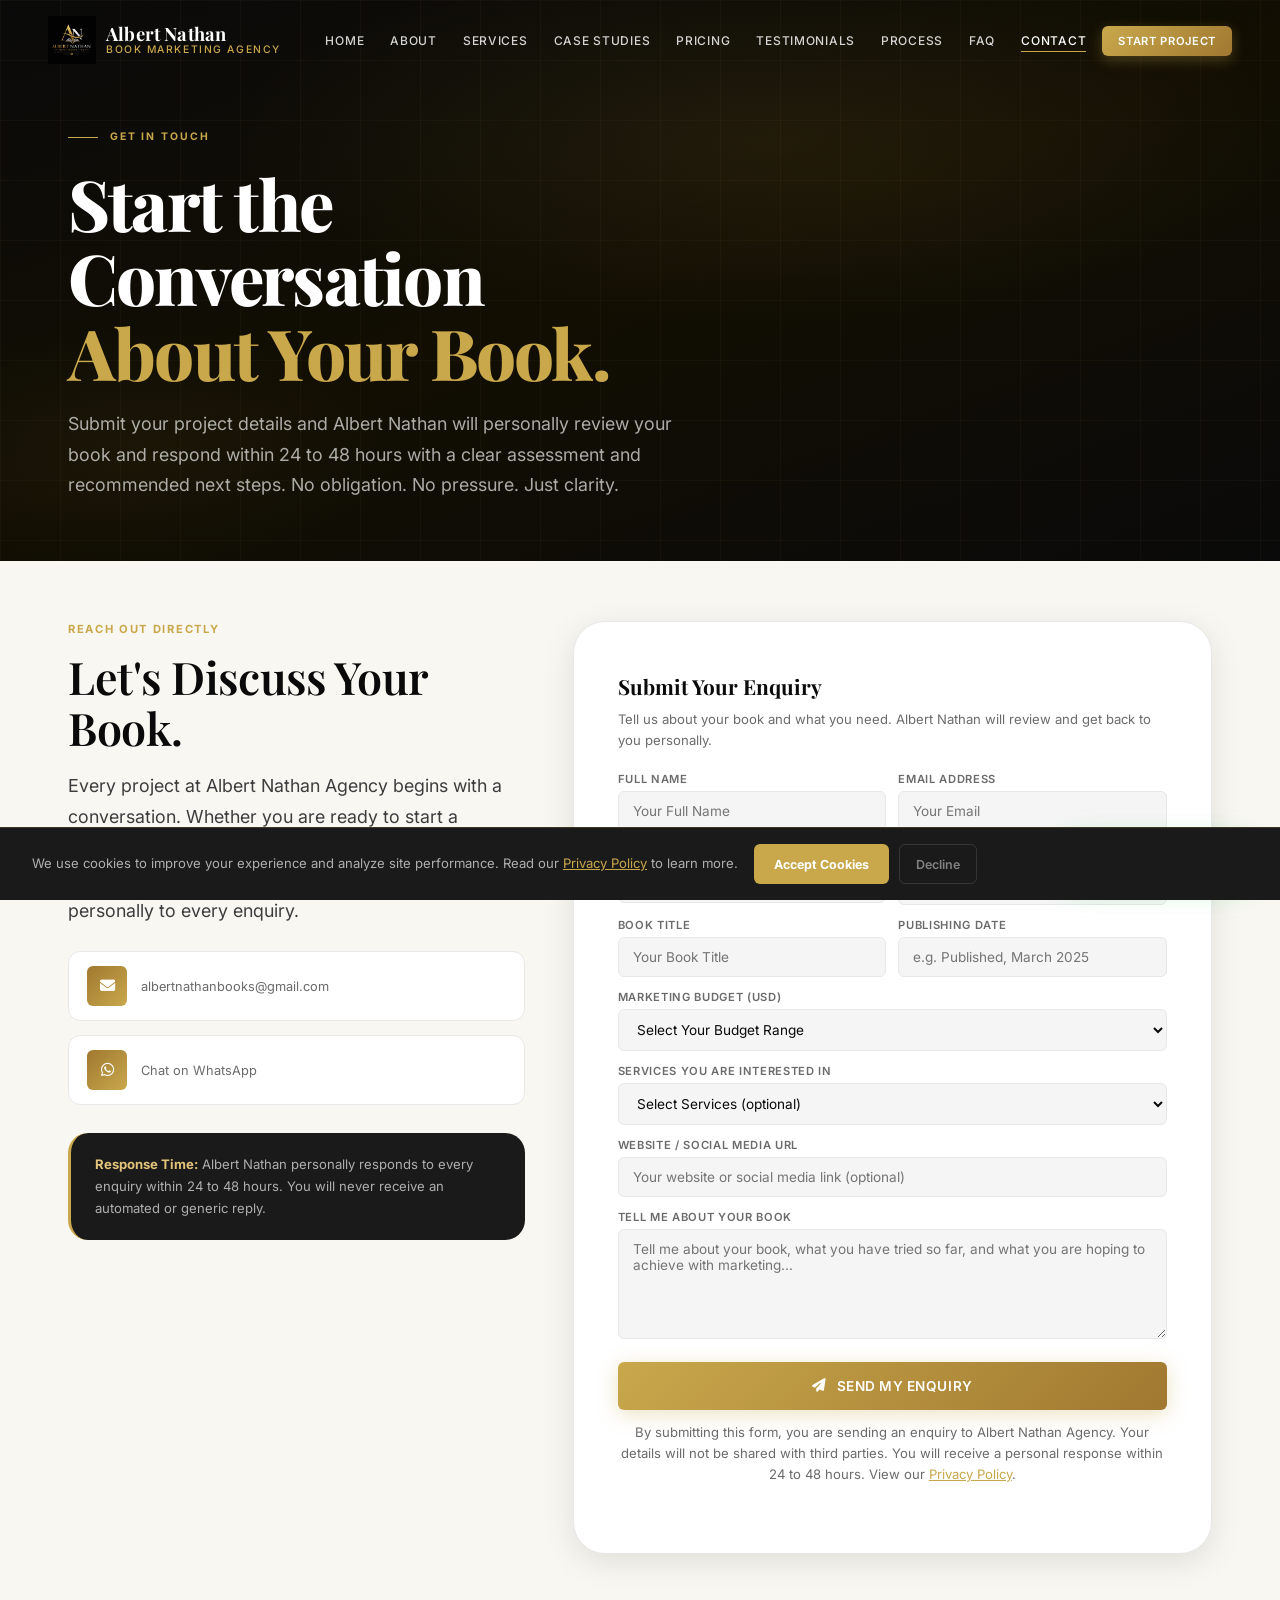
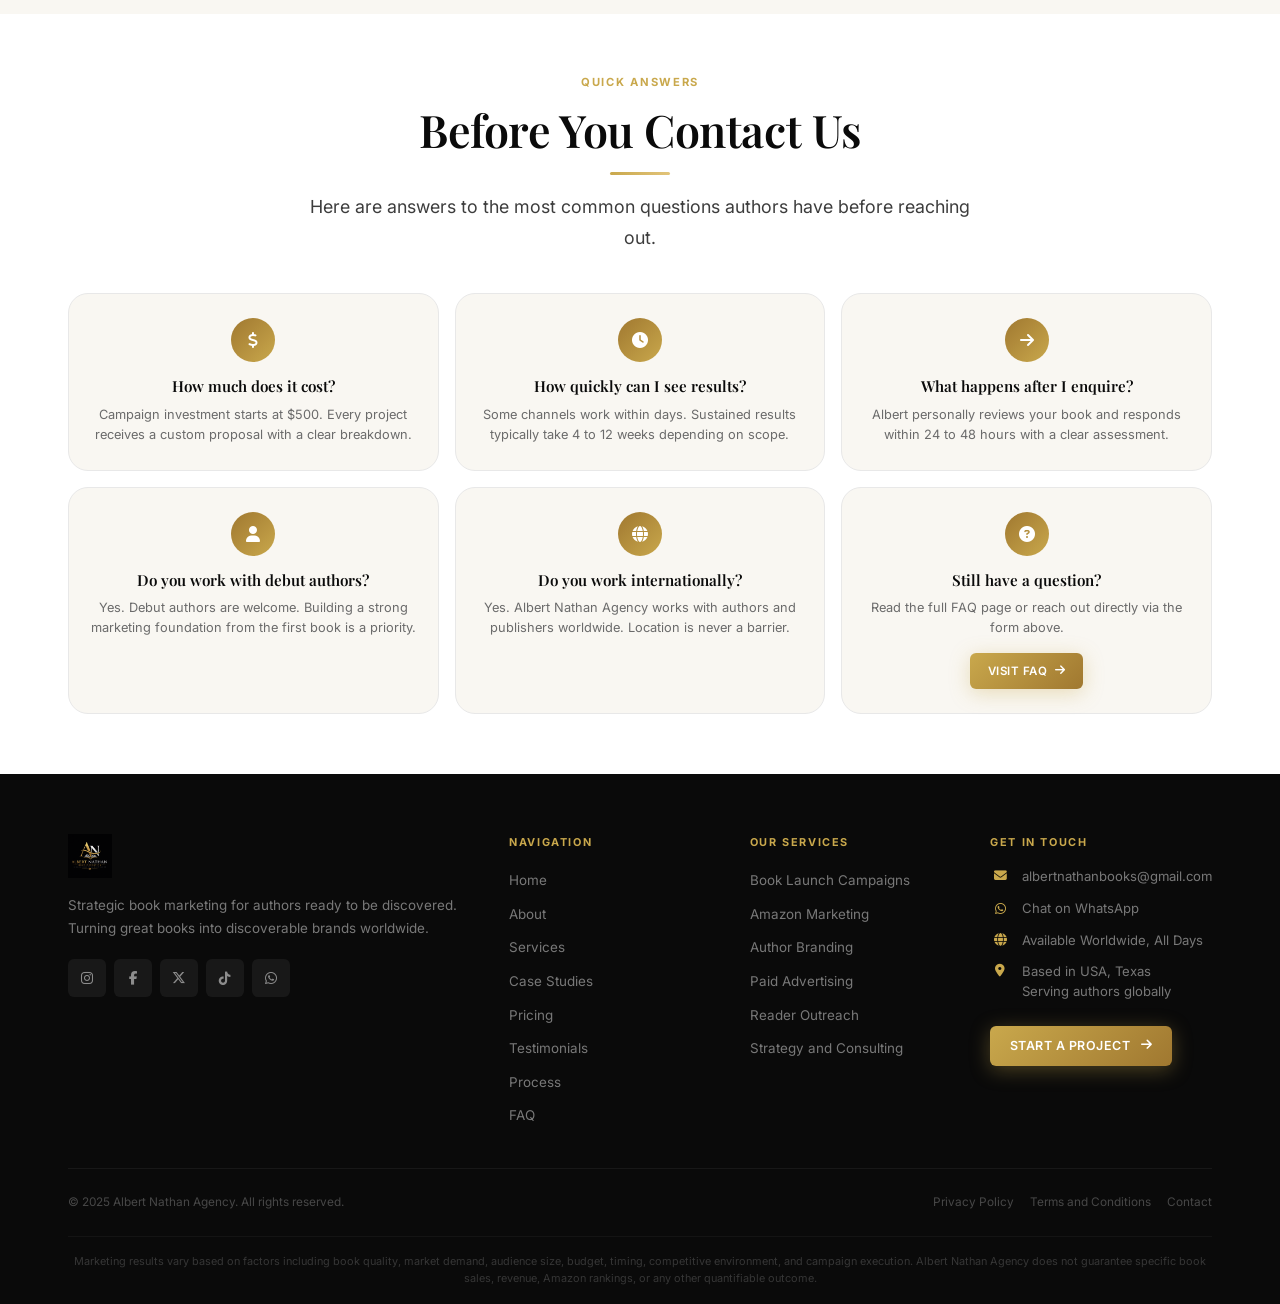
<file: contact.html>
<!DOCTYPE html>
<html lang="en">
<head>
  <meta charset="UTF-8" />
  <meta name="viewport" content="width=device-width, initial-scale=1.0, maximum-scale=5.0" />
  <meta name="description" content="Contact Albert Nathan Agency - book marketing enquiries, author consultations, and campaign questions. Reach out directly to Albert Nathan." />
  <meta name="keywords" content="contact book marketer, book marketing enquiry, author marketing contact, Albert Nathan Agency contact, book campaign enquiry" />
  <meta name="author" content="Albert Nathan" />
  <meta property="og:title" content="Contact Us | Albert Nathan Agency" />
  <meta property="og:description" content="Get in touch with Albert Nathan Agency. Submit your book marketing enquiry and receive a personal response within 24 to 48 hours." />
  <meta property="og:type" content="website" />
  <meta property="og:image" content="Albert Nathan.png" />
  <meta name="twitter:card" content="summary_large_image" />
  <meta name="twitter:title" content="Contact Us | Albert Nathan Agency" />
  <meta name="twitter:description" content="Submit your book marketing enquiry. Albert Nathan responds personally to every message." />
  <title>Contact Us | Albert Nathan Agency</title>

  <!-- Favicon - using your logo -->
  <link rel="icon" type="Albert Nathan.png" href="Albert Nathan.png" />
  <link rel="apple-touch-icon" href="Albert Nathan.png" />

  <link rel="preconnect" href="https://fonts.googleapis.com" />
  <link rel="preconnect" href="https://fonts.gstatic.com" crossorigin />
  <link href="https://fonts.googleapis.com/css2?family=Playfair+Display:ital,wght@0,400;0,500;0,600;0,700;0,800;1,400;1,600&family=Inter:wght@300;400;500;600;700&family=Cormorant+Garamond:ital,wght@0,400;0,500;0,600;1,400;1,600&display=swap" rel="stylesheet" />
  <link rel="stylesheet" href="https://cdnjs.cloudflare.com/ajax/libs/font-awesome/6.5.0/css/all.min.css" />

  <!-- Google Analytics -->
  <script async src="https://www.googletagmanager.com/gtag/js?id=G-317S3LQHLQ"></script>
  <script>
    window.dataLayer = window.dataLayer || [];
    function gtag(){dataLayer.push(arguments);}
    gtag('js', new Date());
    gtag('config', 'G-317S3LQHLQ');
  </script>

  <style>
    :root {
      --gold: #C9A84C;
      --gold-light: #E2C47A;
      --gold-dark: #A07830;
      --gold-pale: #F5EDD6;
      --black: #0A0A0A;
      --charcoal: #1A1A1A;
      --charcoal-mid: #2C2C2C;
      --charcoal-light: #3D3D3D;
      --white: #FFFFFF;
      --off-white: #F9F7F2;
      --grey-100: #F5F5F5;
      --grey-200: #E8E8E8;
      --grey-400: #ADADAD;
      --text-primary: #0A0A0A;
      --text-secondary: #3D3D3D;
      --text-muted: #6B6B6B;
      --border: rgba(201,168,76,0.25);
      --border-light: rgba(201,168,76,0.12);
      --shadow-sm: 0 2px 12px rgba(0,0,0,0.06);
      --shadow-md: 0 8px 32px rgba(0,0,0,0.10);
      --shadow-lg: 0 20px 60px rgba(0,0,0,0.14);
      --shadow-gold: 0 8px 32px rgba(201,168,76,0.20);
      --radius-sm: 6px;
      --radius-md: 12px;
      --radius-lg: 20px;
      --radius-xl: 32px;
      --transition: all 0.35s cubic-bezier(0.4,0,0.2,1);
      --font-heading: 'Playfair Display', Georgia, serif;
      --font-sub: 'Cormorant Garamond', Georgia, serif;
      --font-body: 'Inter', -apple-system, sans-serif;
    }

    *, *::before, *::after { margin:0; padding:0; box-sizing:border-box; }
    html { scroll-behavior:smooth; font-size:16px; -webkit-text-size-adjust:100%; }
    body { font-family:var(--font-body); color:var(--text-primary); background:var(--white); line-height:1.6; overflow-x:hidden; }
    img { max-width:100%; height:auto; display:block; }
    a { color:inherit; text-decoration:none; }
    ul { list-style:none; }
    button { cursor:pointer; border:none; background:none; font-family:inherit; }
    input, textarea, select { font-family:inherit; }

    .display-lg { font-family:var(--font-heading); font-size:clamp(2rem,4.5vw,4rem); font-weight:700; line-height:1.1; letter-spacing:-0.02em; }
    .display-md { font-family:var(--font-heading); font-size:clamp(1.6rem,3.5vw,3rem); font-weight:600; line-height:1.15; letter-spacing:-0.01em; }
    .label-tag { font-family:var(--font-body); font-size:0.7rem; font-weight:700; letter-spacing:0.15em; text-transform:uppercase; color:var(--gold); display:block; }
    .body-lg { font-size:clamp(0.95rem,1.4vw,1.15rem); line-height:1.75; color:var(--text-secondary); }
    .body-md { font-size:clamp(0.9rem,1vw,1rem); line-height:1.7; color:var(--text-secondary); }
    .gold { color:var(--gold); }
    .white { color:var(--white); }
    .text-center { text-align:center; }

    .mt-8 { margin-top:8px; } .mt-12 { margin-top:12px; } .mt-16 { margin-top:16px; }
    .mt-20 { margin-top:20px; } .mt-24 { margin-top:24px; } .mt-32 { margin-top:32px; }
    .mt-40 { margin-top:40px; } .mt-48 { margin-top:48px; } .mt-64 { margin-top:64px; }

    .container { width:100%; max-width:1240px; margin:0 auto; padding:0 20px; box-sizing:border-box; }
    .container-narrow { width:100%; max-width:860px; margin:0 auto; padding:0 20px; box-sizing:border-box; }

    .btn {
      display:inline-flex; align-items:center; justify-content:center; gap:10px;
      padding:14px 28px; border-radius:var(--radius-sm);
      font-family:var(--font-body); font-size:0.85rem;
      font-weight:600; letter-spacing:0.04em; text-transform:uppercase;
      transition:var(--transition); position:relative; overflow:hidden;
      min-height:48px; text-align:center;
    }
    .btn::before { content:''; position:absolute; top:0; left:-100%; width:100%; height:100%; background:rgba(255,255,255,0.12); transition:left 0.4s ease; }
    .btn:hover::before { left:0; }

    .btn-gold { background:linear-gradient(135deg,var(--gold) 0%,var(--gold-dark) 100%); color:var(--white); box-shadow:0 4px 20px rgba(201,168,76,0.35); }
    .btn-gold:hover { transform:translateY(-2px); box-shadow:0 8px 30px rgba(201,168,76,0.45); }

    .btn-outline-gold { background:transparent; color:var(--gold); border:2px solid var(--gold); }
    .btn-outline-gold:hover { background:var(--gold); color:var(--white); transform:translateY(-2px); }

    .btn-outline-white { background:transparent; color:var(--white); border:2px solid rgba(255,255,255,0.6); }
    .btn-outline-white:hover { background:rgba(255,255,255,0.1); border-color:var(--white); transform:translateY(-2px); }

    .btn-sm { padding:10px 20px; font-size:0.78rem; min-height:40px; }
    .btn-lg { padding:16px 36px; font-size:0.92rem; min-height:56px; }
    .btn-full { width:100%; justify-content:center; }
    .btn-group { display:flex; flex-wrap:wrap; gap:12px; align-items:center; }
    .btn-group .btn { flex:1 1 auto; min-width:140px; }

    .gold-line { width:60px; height:3px; background:linear-gradient(90deg,var(--gold),var(--gold-light)); border-radius:2px; margin:16px auto; }
    .gold-line-left { margin:16px 0; }

    /* ============================================================
       NAVIGATION - FIXED (SAME AS WORKING PAGES)
    ============================================================ */
    #navbar {
      position:fixed; top:0; left:0; right:0; z-index:1000;
      padding:0 16px; height:68px;
      display:flex; align-items:center; justify-content:space-between;
      background:transparent; transition:var(--transition);
    }
    #navbar.scrolled {
      background:rgba(10,10,10,0.97);
      backdrop-filter:blur(20px); -webkit-backdrop-filter:blur(20px);
      height:62px; box-shadow:0 2px 30px rgba(0,0,0,0.3);
    }

    .nav-logo { display:flex; align-items:center; gap:10px; flex-shrink:0; }
    .nav-logo img { height:40px; width:auto; object-fit:contain; transition:var(--transition); }
    #navbar.scrolled .nav-logo img { height:34px; }

    .nav-logo-text { display:flex; flex-direction:column; line-height:1; }
    .nav-logo-name { font-family:var(--font-heading); font-size:1rem; font-weight:700; color:var(--white); letter-spacing:0.01em; }
    .nav-logo-sub { font-size:0.55rem; font-weight:500; letter-spacing:0.15em; text-transform:uppercase; color:var(--gold); margin-top:2px; }

    .nav-links { display:none; align-items:center; gap:6px; list-style:none; }
    .nav-links a {
      font-size:0.75rem; font-weight:500; letter-spacing:0.06em; text-transform:uppercase;
      color:rgba(255,255,255,0.82); padding:6px 10px; border-radius:var(--radius-sm);
      transition:var(--transition); position:relative;
    }
    .nav-links a::after { content:''; position:absolute; bottom:2px; left:10px; width:0; height:1.5px; background:var(--gold); transition:width 0.3s ease; }
    .nav-links a:hover { color:var(--white); }
    .nav-links a:hover::after, .nav-links a.active::after { width:calc(100% - 20px); }
    .nav-links a.active { color:var(--white); }

    .nav-cta { background:linear-gradient(135deg,var(--gold),var(--gold-dark)) !important; color:var(--white) !important; padding:8px 16px !important; border-radius:var(--radius-sm) !important; font-weight:600 !important; box-shadow:0 4px 14px rgba(201,168,76,0.3); border:none !important; font-size:0.7rem !important; }
    .nav-cta:hover { transform:translateY(-1px); box-shadow:0 6px 20px rgba(201,168,76,0.45) !important; }
    .nav-cta::after { display:none !important; }

    /* HAMBURGER - Always visible on mobile */
    .hamburger {
      display:flex;
      flex-direction:column;
      justify-content:center;
      align-items:center;
      width:44px;
      height:44px;
      gap:5px;
      cursor:pointer;
      border-radius:var(--radius-sm);
      transition:var(--transition);
      flex-shrink:0;
      z-index:1001;
      padding:8px;
      background:rgba(255,255,255,0.05);
      border:1px solid rgba(255,255,255,0.1);
    }
    .hamburger:hover { background:rgba(255,255,255,0.12); }
    .hamburger span { display:block; width:24px; height:2px; background:var(--white); border-radius:2px; transition:all 0.3s ease; transform-origin:center; }
    .hamburger.open span:nth-child(1) { transform:translateY(7px) rotate(45deg); }
    .hamburger.open span:nth-child(2) { opacity:0; transform:scaleX(0); }
    .hamburger.open span:nth-child(3) { transform:translateY(-7px) rotate(-45deg); }

    /* MOBILE NAV - Full screen overlay */
    .nav-mobile {
      display:none !important;
      position:fixed;
      top:0;
      left:0;
      right:0;
      bottom:0;
      background:rgba(10,10,10,0.98);
      z-index:999;
      flex-direction:column;
      align-items:center;
      justify-content:center;
      gap:8px;
      opacity:0;
      pointer-events:none;
      transition:opacity 0.4s ease;
      padding:80px 30px 40px;
    }
    .nav-mobile.active {
      display:flex !important;
      opacity:1;
      pointer-events:all;
    }
    .nav-mobile a {
      font-family:var(--font-heading);
      font-size:1.6rem;
      font-weight:600;
      color:var(--white);
      transition:var(--transition);
      text-align:center;
      padding:10px 0;
      width:100%;
      border-bottom:1px solid rgba(255,255,255,0.06);
    }
    .nav-mobile a:hover { color:var(--gold); }
    .nav-mobile .nav-mobile-cta { margin-top:24px; width:100%; }
    .nav-mobile .nav-mobile-cta .btn { font-size:0.85rem; padding:14px 32px; width:100%; justify-content:center; }

    /* Desktop: hide hamburger, show nav links */
    @media (min-width: 769px) {
      #navbar { padding:0 32px; height:80px; }
      .nav-links { display:flex; }
      .hamburger { display:none !important; }
      .nav-mobile { display:none !important; }
      .container { padding:0 32px; }
      .nav-logo img { height:48px; }
      #navbar.scrolled .nav-logo img { height:40px; }
      .nav-logo-name { font-size:1.15rem; }
      .nav-logo-sub { font-size:0.65rem; }
    }

    /* Mobile: show hamburger, hide nav links */
    @media (max-width: 768px) {
      .nav-links { display:none !important; }
      .hamburger { display:flex !important; }
    }

    /* ============================================================
       CONTACT HERO - LEFT ALIGNED
    ============================================================ */
    #contact-hero {
      position:relative; min-height:50vh; padding:100px 0 60px;
      display:flex; align-items:center;
      background:var(--black); overflow:hidden;
    }
    .contact-hero-bg {
      position:absolute; inset:0;
      background:
        radial-gradient(ellipse 70% 55% at 60% 25%, rgba(201,168,76,0.09) 0%, transparent 60%),
        radial-gradient(ellipse 40% 40% at 10% 80%, rgba(201,168,76,0.05) 0%, transparent 55%),
        linear-gradient(160deg,#0A0A0A 0%,#120E02 50%,#0A0A0A 100%);
    }
    .contact-hero-grid {
      position:absolute; inset:0;
      background-image:linear-gradient(rgba(201,168,76,0.04) 1px,transparent 1px),linear-gradient(90deg,rgba(201,168,76,0.04) 1px,transparent 1px);
      background-size:60px 60px; pointer-events:none;
    }
    .contact-hero-inner { position:relative; z-index:2; max-width:820px; padding-top:20px; text-align:left; }
    .hero-eyebrow { display:inline-flex; align-items:center; gap:12px; margin-bottom:20px; opacity:0; animation:fadeInUp 0.8s ease 0.2s forwards; }
    .hero-eyebrow-line { width:30px; height:1.5px; background:var(--gold); }
    .hero-eyebrow-text { font-size:0.65rem; font-weight:700; letter-spacing:0.2em; text-transform:uppercase; color:var(--gold); }
    .contact-hero-title { font-family:var(--font-heading); font-size:clamp(2.2rem,5.5vw,5rem); font-weight:800; line-height:1.06; letter-spacing:-0.025em; color:var(--white); opacity:0; animation:fadeInUp 0.9s ease 0.4s forwards; }
    .contact-hero-title .gold { color:var(--gold); }
    .contact-hero-sub { font-size:clamp(0.95rem,1.4vw,1.15rem); line-height:1.7; color:rgba(255,255,255,0.65); max-width:620px; margin-top:20px; opacity:0; animation:fadeInUp 0.9s ease 0.6s forwards; }

    /* ============================================================
       CONTACT MAIN
    ============================================================ */
    #contact-main {
      background:var(--off-white);
      padding:60px 0 60px;
    }
    .contact-grid {
      display:grid;
      grid-template-columns:1fr;
      gap:40px;
      align-items:start;
    }

    /* Left: Info */
    .contact-info .label-tag { display:block; margin-bottom:12px; }
    .contact-info .display-md { margin-bottom:16px; }
    .contact-info .body-lg { margin-bottom:24px; }

    .contact-methods {
      display:flex;
      flex-direction:column;
      gap:14px;
      margin-bottom:28px;
    }
    .contact-method {
      display:flex;
      align-items:center;
      gap:14px;
      padding:14px 18px;
      background:var(--white);
      border-radius:var(--radius-md);
      border:1px solid var(--grey-200);
      transition:var(--transition);
      text-decoration:none;
    }
    .contact-method:hover {
      border-color:var(--gold);
      transform:translateX(4px);
      box-shadow:var(--shadow-md);
    }
    .contact-method-icon {
      width:40px;
      height:40px;
      border-radius:var(--radius-sm);
      background:linear-gradient(135deg,var(--gold-dark),var(--gold));
      display:flex;
      align-items:center;
      justify-content:center;
      color:var(--white);
      font-size:0.95rem;
      flex-shrink:0;
    }
    .contact-method-text strong {
      display:block;
      font-size:0.85rem;
      font-weight:600;
      color:var(--text-primary);
    }
    .contact-method-text span {
      font-size:0.8rem;
      color:var(--text-muted);
      line-height:1.5;
    }
    .contact-method-text a {
      color:var(--gold);
      transition:var(--transition);
    }
    .contact-method-text a:hover { color:var(--gold-dark); }

    .contact-response-time {
      background:var(--charcoal);
      border-radius:var(--radius-lg);
      padding:20px 24px;
      color:var(--white);
      border-left:3px solid var(--gold);
    }
    .contact-response-time p {
      font-size:0.82rem;
      line-height:1.7;
      color:rgba(255,255,255,0.65);
    }
    .contact-response-time strong { color:var(--gold-light); }

    /* Right: Form */
    .contact-form-wrap {
      background:var(--white);
      border-radius:var(--radius-xl);
      padding:32px 20px;
      border:1px solid var(--grey-200);
      box-shadow:var(--shadow-md);
    }
    .contact-form-wrap h3 {
      font-family:var(--font-heading);
      font-size:1.3rem;
      font-weight:700;
      color:var(--text-primary);
      margin-bottom:6px;
    }
    .contact-form-wrap p {
      font-size:0.82rem;
      color:var(--text-muted);
      margin-bottom:20px;
      line-height:1.6;
    }

    .contact-form {
      display:flex;
      flex-direction:column;
      gap:12px;
    }
    .contact-form .form-row {
      display:grid;
      grid-template-columns:1fr;
      gap:12px;
    }
    .contact-form label {
      font-size:0.7rem;
      font-weight:600;
      letter-spacing:0.06em;
      text-transform:uppercase;
      color:var(--text-muted);
      margin-bottom:2px;
      display:block;
    }
    .contact-form input,
    .contact-form select,
    .contact-form textarea {
      width:100%;
      padding:11px 14px;
      background:var(--grey-100);
      border:1px solid var(--grey-200);
      border-radius:var(--radius-sm);
      font-size:0.85rem;
      color:var(--text-primary);
      transition:var(--transition);
      outline:none;
    }
    .contact-form input:focus,
    .contact-form select:focus,
    .contact-form textarea:focus {
      border-color:var(--gold);
      background:var(--white);
      box-shadow:0 0 0 3px rgba(201,168,76,0.12);
    }
    .contact-form textarea {
      min-height:110px;
      resize:vertical;
    }
    .contact-form .btn { width:100%; justify-content:center; margin-top:4px; }

    .form-disclaimer {
      margin-top:12px;
      font-size:0.7rem;
      color:var(--text-muted);
      line-height:1.6;
      text-align:center;
    }
    .form-disclaimer a { color:var(--gold); text-decoration:underline; }

    /* ============================================================
       CONTACT FAQ
    ============================================================ */
    #contact-faq {
      background:var(--white);
      padding:60px 0;
    }
    .cf-header { text-align:center; max-width:680px; margin:0 auto 40px; }
    .cf-header .label-tag { margin-bottom:12px; }
    .cf-header .gold-line { margin:16px auto; }

    .cf-grid {
      display:grid;
      grid-template-columns:1fr;
      gap:16px;
    }
    .cf-card {
      background:var(--off-white);
      border-radius:var(--radius-lg);
      padding:24px 18px;
      border:1px solid var(--grey-200);
      text-align:center;
      transition:var(--transition);
      text-decoration:none;
    }
    .cf-card:hover {
      border-color:var(--gold);
      transform:translateY(-4px);
      box-shadow:var(--shadow-md);
    }
    .cf-icon {
      width:44px;
      height:44px;
      border-radius:50%;
      background:linear-gradient(135deg,var(--gold-dark),var(--gold));
      display:flex;
      align-items:center;
      justify-content:center;
      color:var(--white);
      font-size:1rem;
      margin:0 auto 12px;
    }
    .cf-card h4 {
      font-family:var(--font-heading);
      font-size:0.95rem;
      font-weight:600;
      color:var(--text-primary);
      margin-bottom:6px;
    }
    .cf-card p {
      font-size:0.8rem;
      color:var(--text-muted);
      line-height:1.6;
    }
    .cf-card .btn {
      margin-top:10px;
      padding:8px 18px;
      font-size:0.72rem;
      min-height:36px;
    }

    /* ============================================================
       FOOTER
    ============================================================ */
    #footer { background:var(--black); padding-top:60px; }
    .footer-top { display:grid; grid-template-columns:1fr; gap:32px; padding-bottom:40px; border-bottom:1px solid rgba(255,255,255,0.06); }
    .footer-brand img { height:44px; width:auto; object-fit:contain; margin-bottom:16px; }
    .footer-brand p { font-size:0.84rem; line-height:1.7; color:rgba(255,255,255,0.45); margin-bottom:20px; max-width:100%; }
    .footer-socials { display:flex; gap:8px; flex-wrap:wrap; }
    .social-btn { width:38px; height:38px; border-radius:var(--radius-sm); background:rgba(255,255,255,0.06); display:flex; align-items:center; justify-content:center; color:rgba(255,255,255,0.50); font-size:0.85rem; transition:var(--transition); text-decoration:none; }
    .social-btn:hover { background:var(--gold); color:var(--white); transform:translateY(-3px); }
    .footer-col h4 { font-size:0.68rem; font-weight:700; letter-spacing:0.15em; text-transform:uppercase; color:var(--gold); margin-bottom:16px; }
    .footer-col ul { display:flex; flex-direction:column; gap:8px; }
    .footer-col ul li a { font-size:0.84rem; color:rgba(255,255,255,0.45); transition:var(--transition); }
    .footer-col ul li a:hover { color:var(--white); padding-left:4px; }
    .footer-contact-item { display:flex; align-items:flex-start; gap:12px; margin-bottom:12px; }
    .footer-contact-item i { color:var(--gold); font-size:0.8rem; margin-top:3px; flex-shrink:0; width:20px; text-align:center; }
    .footer-contact-item span { font-size:0.82rem; color:rgba(255,255,255,0.45); line-height:1.5; }
    .footer-contact-item a { color:rgba(255,255,255,0.45); transition:var(--transition); }
    .footer-contact-item a:hover { color:var(--gold); }
    .footer-bottom { padding:24px 0; display:flex; flex-direction:column; align-items:center; gap:12px; text-align:center; }
    .footer-bottom p { font-size:0.74rem; color:rgba(255,255,255,0.25); }
    .footer-legal { display:flex; gap:16px; flex-wrap:wrap; justify-content:center; }
    .footer-legal a { font-size:0.74rem; color:rgba(255,255,255,0.25); transition:var(--transition); }
    .footer-legal a:hover { color:var(--gold); }
    .footer-disclaimer { padding:16px 0; border-top:1px solid rgba(255,255,255,0.04); }
    .footer-disclaimer p { font-size:0.68rem; color:rgba(255,255,255,0.18); line-height:1.6; text-align:center; }

    /* ============================================================
       FLOATING ELEMENTS
    ============================================================ */
    .whatsapp-float { position:fixed; bottom:20px; right:20px; z-index:900; display:flex; align-items:center; gap:8px; background:#25D366; color:var(--white); padding:12px 16px; border-radius:60px; box-shadow:0 8px 28px rgba(37,211,102,0.35); text-decoration:none; font-size:0.8rem; font-weight:600; transition:var(--transition); animation:floatIn 0.8s ease 2s both; }
    .whatsapp-float:hover { transform:translateY(-3px) scale(1.03); }
    .whatsapp-float i { font-size:1.1rem; }

    #cookie-banner { position:fixed; bottom:0; left:0; right:0; z-index:1100; background:var(--charcoal); border-top:1px solid rgba(201,168,76,0.2); padding:16px 20px; display:flex; flex-direction:column; align-items:center; gap:16px; transform:translateY(100%); transition:transform 0.4s ease; }
    #cookie-banner.show { transform:translateY(0); }
    .cookie-text { font-size:0.82rem; color:rgba(255,255,255,0.65); line-height:1.5; text-align:center; }
    .cookie-text a { color:var(--gold); text-decoration:underline; }
    .cookie-btns { display:flex; gap:10px; flex-shrink:0; flex-wrap:wrap; justify-content:center; }
    .cookie-accept { padding:8px 20px; background:var(--gold); color:var(--white); border-radius:var(--radius-sm); font-size:0.78rem; font-weight:700; cursor:pointer; transition:var(--transition); border:none; min-height:40px; }
    .cookie-accept:hover { background:var(--gold-dark); }
    .cookie-decline { padding:8px 16px; background:transparent; color:rgba(255,255,255,0.45); border-radius:var(--radius-sm); font-size:0.78rem; font-weight:600; cursor:pointer; border:1px solid rgba(255,255,255,0.12); transition:var(--transition); min-height:40px; }
    .cookie-decline:hover { color:var(--white); border-color:rgba(255,255,255,0.35); }

    @keyframes fadeInUp { from { opacity:0; transform:translateY(30px); } to { opacity:1; transform:translateY(0); } }
    @keyframes floatIn { from { opacity:0; transform:translateY(20px); } to { opacity:1; transform:translateY(0); } }

    .reveal { opacity:0; transform:translateY(28px); transition:opacity 0.7s ease,transform 0.7s ease; }
    .reveal.visible { opacity:1; transform:translateY(0); }
    .reveal-delay-1 { transition-delay:0.1s; }
    .reveal-delay-2 { transition-delay:0.2s; }
    .reveal-delay-3 { transition-delay:0.3s; }

    /* ============================================================
       RESPONSIVE
    ============================================================ */
    @media (min-width:600px) {
      .cf-grid { grid-template-columns:repeat(2,1fr); }
      .footer-top { grid-template-columns:repeat(2,1fr); }
      .contact-form .form-row { grid-template-columns:1fr 1fr; }
    }

    @media (min-width:769px) {
      .contact-grid { grid-template-columns:1fr 1.4fr; gap:48px; }
      .cf-grid { grid-template-columns:repeat(3,1fr); }
      .footer-top { grid-template-columns:2fr 1fr 1fr 1fr; gap:40px; }
      .footer-bottom { flex-direction:row; justify-content:space-between; text-align:left; }
      .whatsapp-float .wa-label { display:inline; }
      .whatsapp-float { padding:14px 22px; border-radius:60px; }
      #cookie-banner { flex-direction:row; padding:16px 32px; }
      .cookie-text { text-align:left; }
      .contact-form-wrap { padding:48px 44px; }
    }

    @media (min-width:1024px) {
      .contact-hero-title { font-size:clamp(2.8rem,5.5vw,5rem); }
    }

    @media (min-width:1200px) {
      .container { padding:0 48px; }
      #navbar { padding:0 48px; }
    }

    @media (max-width:480px) {
      .contact-hero-title { font-size:1.8rem; }
      .contact-form-wrap { padding:20px 14px; }
      .contact-method { padding:12px 14px; }
      .btn { font-size:0.78rem; padding:12px 20px; min-height:44px; }
      .btn-lg { font-size:0.82rem; padding:14px 24px; min-height:48px; }
      .cf-card { padding:18px 14px; }
      .contact-response-time { padding:16px 18px; }
    }
  </style>
</head>

<body>

  <!-- COOKIE BANNER -->
  <div id="cookie-banner" role="dialog" aria-label="Cookie consent">
    <p class="cookie-text">We use cookies to improve your experience and analyze site performance. Read our <a href="privacy-policy.html">Privacy Policy</a> to learn more.</p>
    <div class="cookie-btns">
      <button class="cookie-accept" id="cookieAccept">Accept Cookies</button>
      <button class="cookie-decline" id="cookieDecline">Decline</button>
    </div>
  </div>

  <!-- NAVIGATION -->
  <nav id="navbar" role="navigation" aria-label="Main navigation">
    <a href="index.html" class="nav-logo" aria-label="Albert Nathan Agency Home">
      <img src="Albert Nathan.png" alt="Albert Nathan Agency Logo" />
      <div class="nav-logo-text">
        <span class="nav-logo-name">Albert Nathan</span>
        <span class="nav-logo-sub">Book Marketing Agency</span>
      </div>
    </a>
    <ul class="nav-links" role="list">
      <li><a href="index.html">Home</a></li>
      <li><a href="about.html">About</a></li>
      <li><a href="services.html">Services</a></li>
      <li><a href="case-studies.html">Case Studies</a></li>
      <li><a href="pricing.html">Pricing</a></li>
      <li><a href="testimonials.html">Testimonials</a></li>
      <li><a href="process.html">Process</a></li>
      <li><a href="faq.html">FAQ</a></li>
      <li><a href="contact.html" class="active">Contact</a></li>
      <li><a href="book-a-call.html" class="nav-cta">Start Project</a></li>
    </ul>
    <button class="hamburger" id="hamburger" aria-label="Open menu" aria-expanded="false">
      <span></span><span></span><span></span>
    </button>
  </nav>

  <!-- Mobile Navigation -->
  <div class="nav-mobile" id="navMobile" role="dialog" aria-label="Mobile navigation">
    <a href="index.html" onclick="closeMobileNav()">Home</a>
    <a href="about.html" onclick="closeMobileNav()">About</a>
    <a href="services.html" onclick="closeMobileNav()">Services</a>
    <a href="case-studies.html" onclick="closeMobileNav()">Case Studies</a>
    <a href="pricing.html" onclick="closeMobileNav()">Pricing</a>
    <a href="testimonials.html" onclick="closeMobileNav()">Testimonials</a>
    <a href="process.html" onclick="closeMobileNav()">Process</a>
    <a href="faq.html" onclick="closeMobileNav()">FAQ</a>
    <a href="contact.html" onclick="closeMobileNav()">Contact</a>
    <div class="nav-mobile-cta">
      <a href="book-a-call.html" class="btn btn-gold" onclick="closeMobileNav()">
        <i class="fas fa-arrow-right"></i> Start Your Project
      </a>
    </div>
  </div>

  <!-- CONTACT HERO - LEFT ALIGNED -->
  <section id="contact-hero" aria-label="Contact overview">
    <div class="contact-hero-bg"></div>
    <div class="contact-hero-grid"></div>
    <div class="container">
      <div class="contact-hero-inner">
        <div class="hero-eyebrow">
          <span class="hero-eyebrow-line"></span>
          <span class="hero-eyebrow-text">Get in Touch</span>
        </div>
        <h1 class="contact-hero-title">
          Start the<br />
          Conversation<br />
          <span class="gold">About Your Book.</span>
        </h1>
        <p class="contact-hero-sub">
          Submit your project details and Albert Nathan will personally review your book
          and respond within 24 to 48 hours with a clear assessment and recommended next steps.
          No obligation. No pressure. Just clarity.
        </p>
      </div>
    </div>
  </section>

  <!-- CONTACT MAIN -->
  <section id="contact-main" aria-labelledby="contact-heading">
    <div class="container">

      <div class="contact-grid">

        <!-- Left: Info -->
        <div class="contact-info reveal">
          <span class="label-tag">Reach Out Directly</span>
          <h2 id="contact-heading" class="display-md mt-12">Let's Discuss Your Book.</h2>
          <p class="body-lg mt-16">
            Every project at Albert Nathan Agency begins with a conversation.
            Whether you are ready to start a campaign, exploring your options,
            or just want to ask a question. Get in touch. Albert Nathan responds
            personally to every enquiry.
          </p>

          <div class="contact-methods mt-24">
            <!-- EMAIL -->
            <a href="mailto:albertnathanbooks@gmail.com" class="contact-method">
              <div class="contact-method-icon"><i class="fas fa-envelope"></i></div>
              <div class="contact-method-text">
                <span>albertnathanbooks@gmail.com</span>
              </div>
            </a>

            <!-- WhatsApp -->
            <a href="https://wa.me/19188435974" target="_blank" rel="noopener" class="contact-method">
              <div class="contact-method-icon"><i class="fab fa-whatsapp"></i></div>
              <div class="contact-method-text">
                <span>Chat on WhatsApp</span>
              </div>
            </a>
          </div>

          <div class="contact-response-time">
            <p><strong>Response Time:</strong> Albert Nathan personally responds to every enquiry within 24 to 48 hours. You will never receive an automated or generic reply.</p>
          </div>
        </div>

        <!-- Right: Form -->
        <div class="contact-form-wrap reveal reveal-delay-2">
          <h3>Submit Your Enquiry</h3>
          <p>Tell us about your book and what you need. Albert Nathan will review and get back to you personally.</p>

          <form class="contact-form" action="https://formspree.io/f/xwleewrd" method="POST">

            <input type="hidden" name="_subject" value="New Enquiry - Albert Nathan Agency" />
            <input type="hidden" name="_next" value="thank-you.html" />

            <div class="form-row">
              <div>
                <label for="full_name">Full Name</label>
                <input type="text" id="full_name" name="name" placeholder="Your Full Name" required autocomplete="name" />
              </div>
              <div>
                <label for="email">Email Address</label>
                <input type="email" id="email" name="email" placeholder="Your Email" required autocomplete="email" />
              </div>
            </div>

            <div class="form-row">
              <div>
                <label for="phone">WhatsApp / Phone</label>
                <input type="text" id="phone" name="phone" placeholder="Your WhatsApp Number" autocomplete="tel" />
              </div>
              <div>
                <label for="genre">Book Genre</label>
                <select id="genre" name="genre" required>
                  <option value="" disabled selected>Select Genre</option>
                  <option>Fiction</option>
                  <option>Nonfiction</option>
                  <option>Children's</option>
                  <option>Young Adult</option>
                  <option>Romance</option>
                  <option>Thriller / Crime</option>
                  <option>Literary Fiction</option>
                  <option>Fantasy / Sci-Fi</option>
                  <option>Self-Help / Business</option>
                  <option>Memoir / Biography</option>
                  <option>Poetry</option>
                  <option>Specialist / Academic</option>
                  <option>Other</option>
                </select>
              </div>
            </div>

            <div class="form-row">
              <div>
                <label for="book_title">Book Title</label>
                <input type="text" id="book_title" name="book_title" placeholder="Your Book Title" />
              </div>
              <div>
                <label for="publish_date">Publishing Date</label>
                <input type="text" id="publish_date" name="publish_date" placeholder="e.g. Published, March 2025" />
              </div>
            </div>

            <div>
              <label for="budget">Marketing Budget (USD)</label>
              <select id="budget" name="budget">
                <option value="" disabled selected>Select Your Budget Range</option>
                <option>Under $500</option>
                <option>$500 - $1,000</option>
                <option>$1,000 - $2,500</option>
                <option>$2,500 - $5,000</option>
                <option>$5,000 - $10,000</option>
                <option>$10,000 - $20,000</option>
                <option>$20,000+</option>
                <option>Not Sure Yet</option>
              </select>
            </div>

            <div>
              <label for="services">Services You Are Interested In</label>
              <select id="services" name="services">
                <option value="" disabled selected>Select Services (optional)</option>
                <option>Book Launch Campaign</option>
                <option>Amazon Marketing and Ads</option>
                <option>Author Branding</option>
                <option>Paid Advertising</option>
                <option>Reader Outreach</option>
                <option>Influencer Outreach</option>
                <option>Social Media Marketing</option>
                <option>Goodreads Promotion</option>
                <option>Strategy and Consulting</option>
                <option>Custom Campaign</option>
                <option>Not Sure Yet</option>
              </select>
            </div>

            <div>
              <label for="website">Website / Social Media URL</label>
              <input type="text" id="website" name="website" placeholder="Your website or social media link (optional)" />
            </div>

            <div>
              <label for="message">Tell Me About Your Book</label>
              <textarea id="message" name="message" placeholder="Tell me about your book, what you have tried so far, and what you are hoping to achieve with marketing..." required></textarea>
            </div>

            <button type="submit" class="btn btn-gold btn-full">
              <i class="fas fa-paper-plane"></i> Send My Enquiry
            </button>
          </form>

          <p class="form-disclaimer">
            By submitting this form, you are sending an enquiry to Albert Nathan Agency.
            Your details will not be shared with third parties. You will receive a
            personal response within 24 to 48 hours. View our
            <a href="privacy-policy.html">Privacy Policy</a>.
          </p>
        </div>

      </div>

    </div>
  </section>

  <!-- CONTACT FAQ - WITH BUTTON -->
  <section id="contact-faq" aria-labelledby="cf-heading">
    <div class="container">

      <div class="cf-header reveal">
        <span class="label-tag">Quick Answers</span>
        <h2 id="cf-heading" class="display-md mt-12">Before You Contact Us</h2>
        <div class="gold-line"></div>
        <p class="body-lg mt-8">Here are answers to the most common questions authors have before reaching out.</p>
      </div>

      <div class="cf-grid">

        <a href="faq.html" class="cf-card reveal reveal-delay-1">
          <div class="cf-icon"><i class="fas fa-dollar-sign"></i></div>
          <h4>How much does it cost?</h4>
          <p>Campaign investment starts at $500. Every project receives a custom proposal with a clear breakdown.</p>
        </a>

        <a href="faq.html" class="cf-card reveal reveal-delay-2">
          <div class="cf-icon"><i class="fas fa-clock"></i></div>
          <h4>How quickly can I see results?</h4>
          <p>Some channels work within days. Sustained results typically take 4 to 12 weeks depending on scope.</p>
        </a>

        <a href="process.html" class="cf-card reveal reveal-delay-3">
          <div class="cf-icon"><i class="fas fa-arrow-right"></i></div>
          <h4>What happens after I enquire?</h4>
          <p>Albert personally reviews your book and responds within 24 to 48 hours with a clear assessment.</p>
        </a>

        <a href="faq.html" class="cf-card reveal reveal-delay-1">
          <div class="cf-icon"><i class="fas fa-user"></i></div>
          <h4>Do you work with debut authors?</h4>
          <p>Yes. Debut authors are welcome. Building a strong marketing foundation from the first book is a priority.</p>
        </a>

        <a href="services.html" class="cf-card reveal reveal-delay-2">
          <div class="cf-icon"><i class="fas fa-globe"></i></div>
          <h4>Do you work internationally?</h4>
          <p>Yes. Albert Nathan Agency works with authors and publishers worldwide. Location is never a barrier.</p>
        </a>

        <a href="faq.html" class="cf-card reveal reveal-delay-3">
          <div class="cf-icon"><i class="fas fa-question-circle"></i></div>
          <h4>Still have a question?</h4>
          <p style="margin-bottom:10px;">Read the full FAQ page or reach out directly via the form above.</p>
          <span class="btn btn-gold btn-sm" style="display:inline-flex; align-items:center; gap:8px; margin-top:4px;">
            Visit FAQ <i class="fas fa-arrow-right"></i>
          </span>
        </a>

      </div>

    </div>
  </section>

  <!-- FOOTER -->
  <footer id="footer" role="contentinfo">
    <div class="container">
      <div class="footer-top">
        <div class="footer-brand">
          <img src="Albert Nathan.png" alt="Albert Nathan Agency" />
          <p>Strategic book marketing for authors ready to be discovered. Turning great books into discoverable brands worldwide.</p>
          <div class="footer-socials">
            <a href="https://www.instagram.com/albertnathanagency/" target="_blank" rel="noopener" class="social-btn" aria-label="Instagram"><i class="fab fa-instagram"></i></a>
            <a href="https://www.facebook.com/profile.php?id=61592884918168" target="_blank" rel="noopener" class="social-btn" aria-label="Facebook"><i class="fab fa-facebook-f"></i></a>
            <a href="https://x.com/albertnathan001" target="_blank" rel="noopener" class="social-btn" aria-label="X"><i class="fab fa-x-twitter"></i></a>
            <a href="https://tiktok.com/@albertnathanagency001" target="_blank" rel="noopener" class="social-btn" aria-label="TikTok"><i class="fab fa-tiktok"></i></a>
            <a href="https://wa.me/19188435974" target="_blank" rel="noopener" class="social-btn" aria-label="WhatsApp"><i class="fab fa-whatsapp"></i></a>
          </div>
        </div>
        <div class="footer-col">
          <h4>Navigation</h4>
          <ul>
            <li><a href="index.html">Home</a></li>
            <li><a href="about.html">About</a></li>
            <li><a href="services.html">Services</a></li>
            <li><a href="case-studies.html">Case Studies</a></li>
            <li><a href="pricing.html">Pricing</a></li>
            <li><a href="testimonials.html">Testimonials</a></li>
            <li><a href="process.html">Process</a></li>
            <li><a href="faq.html">FAQ</a></li>
          </ul>
        </div>
        <div class="footer-col">
          <h4>Our Services</h4>
          <ul>
            <li><a href="services.html">Book Launch Campaigns</a></li>
            <li><a href="services.html">Amazon Marketing</a></li>
            <li><a href="services.html">Author Branding</a></li>
            <li><a href="services.html">Paid Advertising</a></li>
            <li><a href="services.html">Reader Outreach</a></li>
            <li><a href="services.html">Strategy and Consulting</a></li>
          </ul>
        </div>
        <div class="footer-col">
          <h4>Get In Touch</h4>
          <div class="footer-contact-item">
            <i class="fas fa-envelope"></i>
            <span><a href="mailto:albertnathanbooks@gmail.com">albertnathanbooks@gmail.com</a></span>
          </div>
          <div class="footer-contact-item">
            <i class="fab fa-whatsapp"></i>
            <span><a href="https://wa.me/19188435974">Chat on WhatsApp</a></span>
          </div>
          <div class="footer-contact-item">
            <i class="fas fa-globe"></i>
            <span>Available Worldwide, All Days</span>
          </div>
          <div class="footer-contact-item">
            <i class="fas fa-map-marker-alt"></i>
            <span>Based in USA, Texas<br />Serving authors globally</span>
          </div>
          <div class="mt-24">
            <a href="book-a-call.html" class="btn btn-gold btn-sm">Start a Project <i class="fas fa-arrow-right"></i></a>
          </div>
        </div>
      </div>
      <div class="footer-bottom">
        <p>© 2025 Albert Nathan Agency. All rights reserved.</p>
        <div class="footer-legal">
          <a href="privacy-policy.html">Privacy Policy</a>
          <a href="terms.html">Terms and Conditions</a>
          <a href="contact.html">Contact</a>
        </div>
      </div>
      <div class="footer-disclaimer">
        <p>Marketing results vary based on factors including book quality, market demand, audience size, budget, timing, competitive environment, and campaign execution. Albert Nathan Agency does not guarantee specific book sales, revenue, Amazon rankings, or any other quantifiable outcome.</p>
      </div>
    </div>
  </footer>

  <!-- FLOATING WHATSAPP -->
  <a href="https://wa.me/19188435974?text=Hi%20Albert%2C%20I%27d%20like%20to%20discuss%20marketing%20for%20my%20book."
     class="whatsapp-float" target="_blank" rel="noopener" aria-label="Chat on WhatsApp">
    <i class="fab fa-whatsapp"></i>
    <span class="wa-label">Chat About Your Book</span>
  </a>

  <!-- JAVASCRIPT - FIXED -->
  <script>
    /* Navbar Scroll */
    const navbar = document.getElementById('navbar');
    function handleScroll() { navbar.classList.toggle('scrolled', window.scrollY > 50); }
    window.addEventListener('scroll', handleScroll, { passive: true });
    handleScroll();

    /* Mobile Nav - FIXED (same as working pages) */
    const hamburger = document.getElementById('hamburger');
    const navMobile = document.getElementById('navMobile');

    function openMobileNav() {
      hamburger.classList.add('open');
      navMobile.classList.add('active');
      hamburger.setAttribute('aria-expanded', 'true');
      document.body.style.overflow = 'hidden';
    }

    function closeMobileNav() {
      hamburger.classList.remove('open');
      navMobile.classList.remove('active');
      hamburger.setAttribute('aria-expanded', 'false');
      document.body.style.overflow = '';
    }

    hamburger.addEventListener('click', function(e) {
      e.stopPropagation();
      if (navMobile.classList.contains('active')) {
        closeMobileNav();
      } else {
        openMobileNav();
      }
    });

    // Close mobile nav when clicking on backdrop
    navMobile.addEventListener('click', function(e) {
      if (e.target === navMobile) {
        closeMobileNav();
      }
    });

    document.addEventListener('keydown', function(e) {
      if (e.key === 'Escape' && navMobile.classList.contains('active')) {
        closeMobileNav();
      }
    });

    /* Scroll Reveal */
    const revealEls = document.querySelectorAll('.reveal');
    const revealObserver = new IntersectionObserver((entries) => {
      entries.forEach(entry => {
        if (entry.isIntersecting) {
          entry.target.classList.add('visible');
          revealObserver.unobserve(entry.target);
        }
      });
    }, { threshold: 0.10, rootMargin: '0px 0px -40px 0px' });
    revealEls.forEach(el => revealObserver.observe(el));

    /* Cookie Consent */
    const cookieBanner = document.getElementById('cookie-banner');
    const cookieAccept = document.getElementById('cookieAccept');
    const cookieDecline = document.getElementById('cookieDecline');
    if (!localStorage.getItem('ana_cookie_consent')) {
      setTimeout(() => cookieBanner.classList.add('show'), 1200);
    }
    cookieAccept.addEventListener('click', () => {
      localStorage.setItem('ana_cookie_consent', 'accepted');
      cookieBanner.classList.remove('show');
    });
    cookieDecline.addEventListener('click', () => {
      localStorage.setItem('ana_cookie_consent', 'declined');
      cookieBanner.classList.remove('show');
    });

    /* Smooth Scroll */
    document.querySelectorAll('a[href^="#"]').forEach(anchor => {
      anchor.addEventListener('click', function(e) {
        e.preventDefault();
        const target = document.querySelector(this.getAttribute('href'));
        if (target) target.scrollIntoView({ behavior: 'smooth', block: 'start' });
      });
    });
  </script>

</body>
</html>
</file>
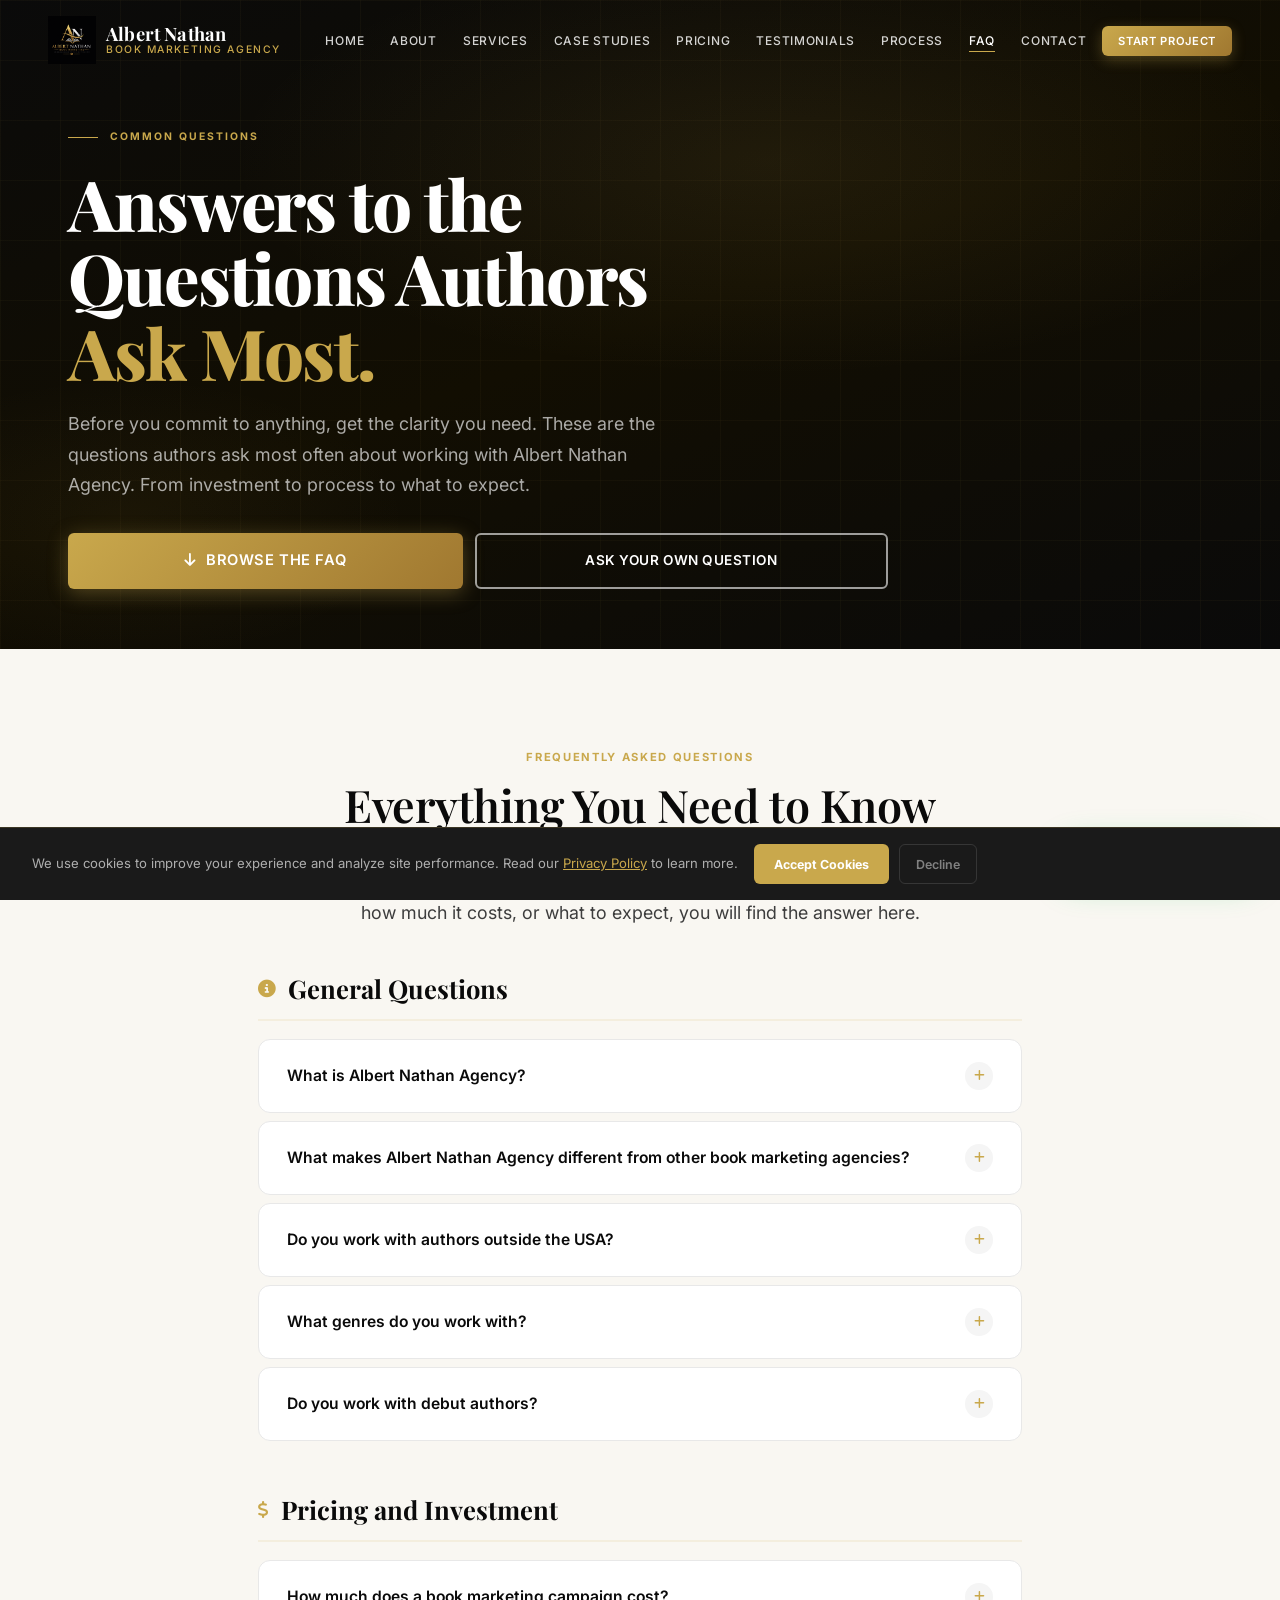
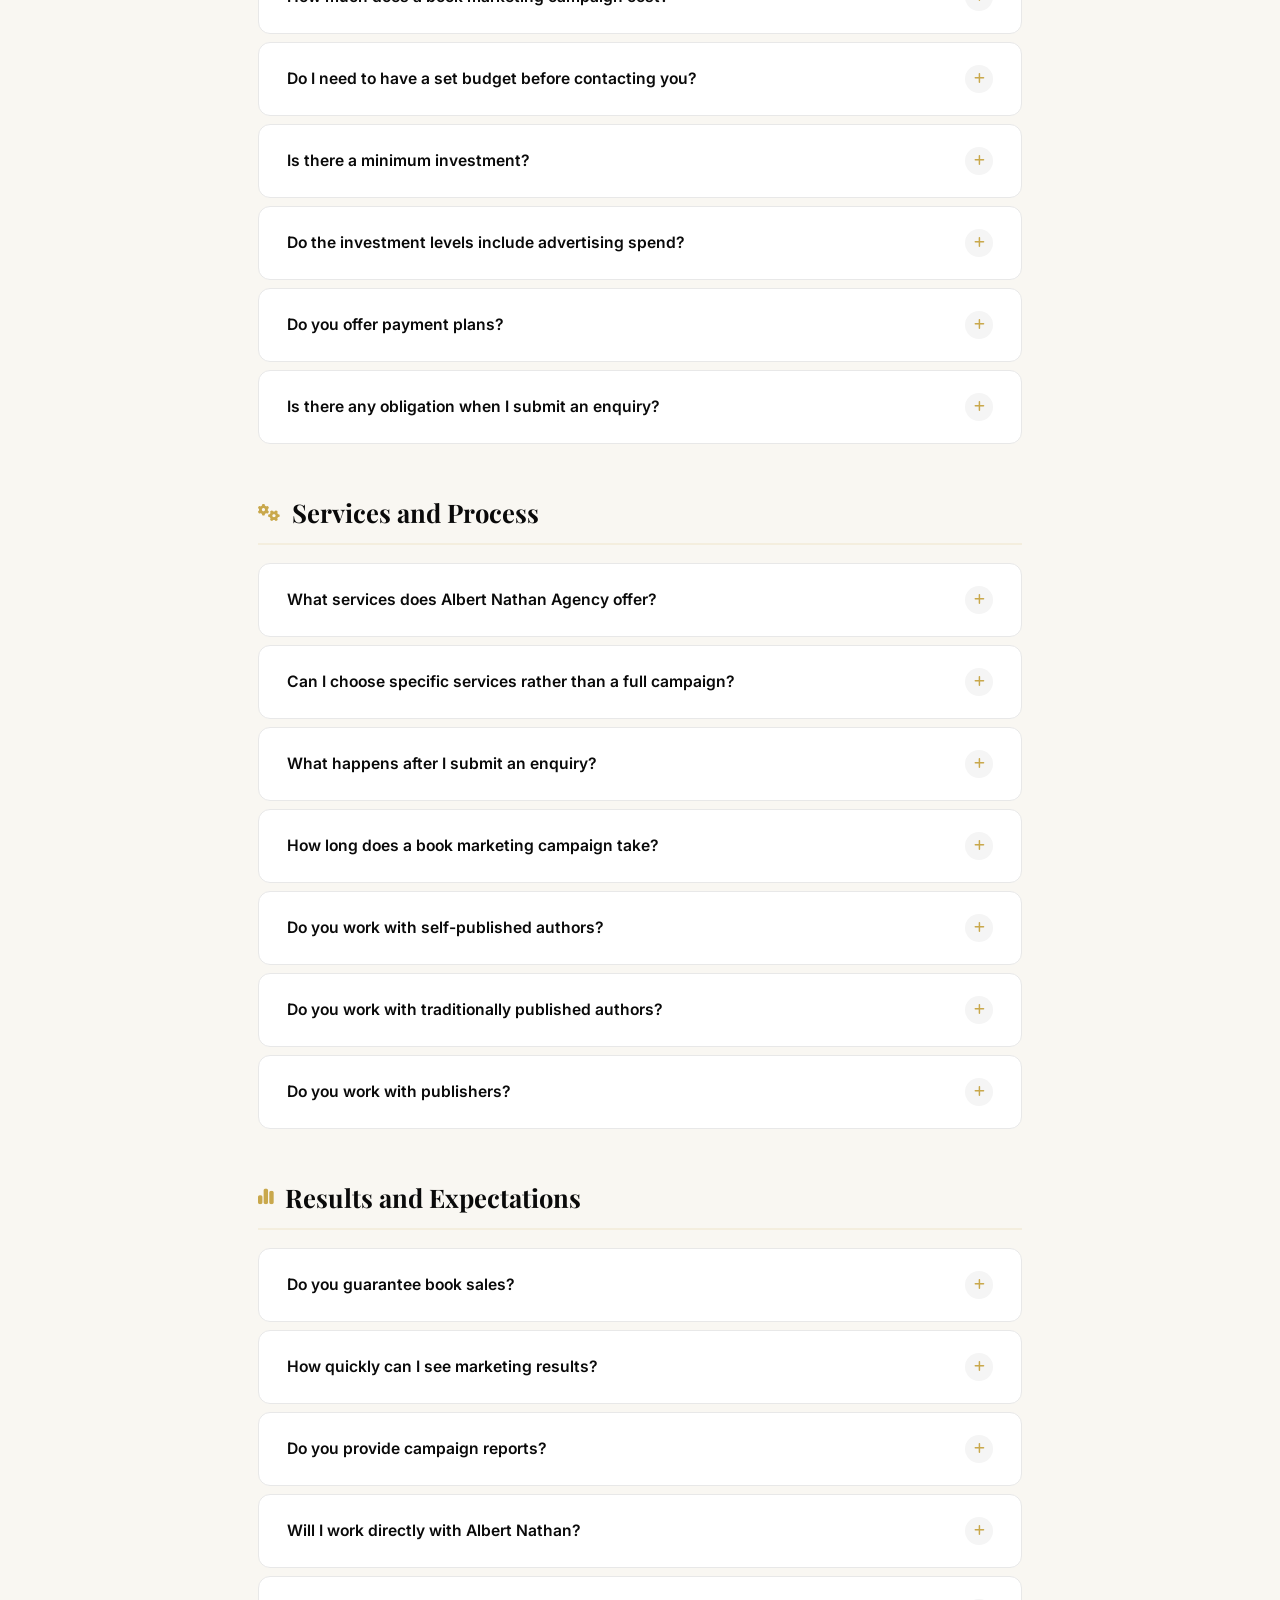
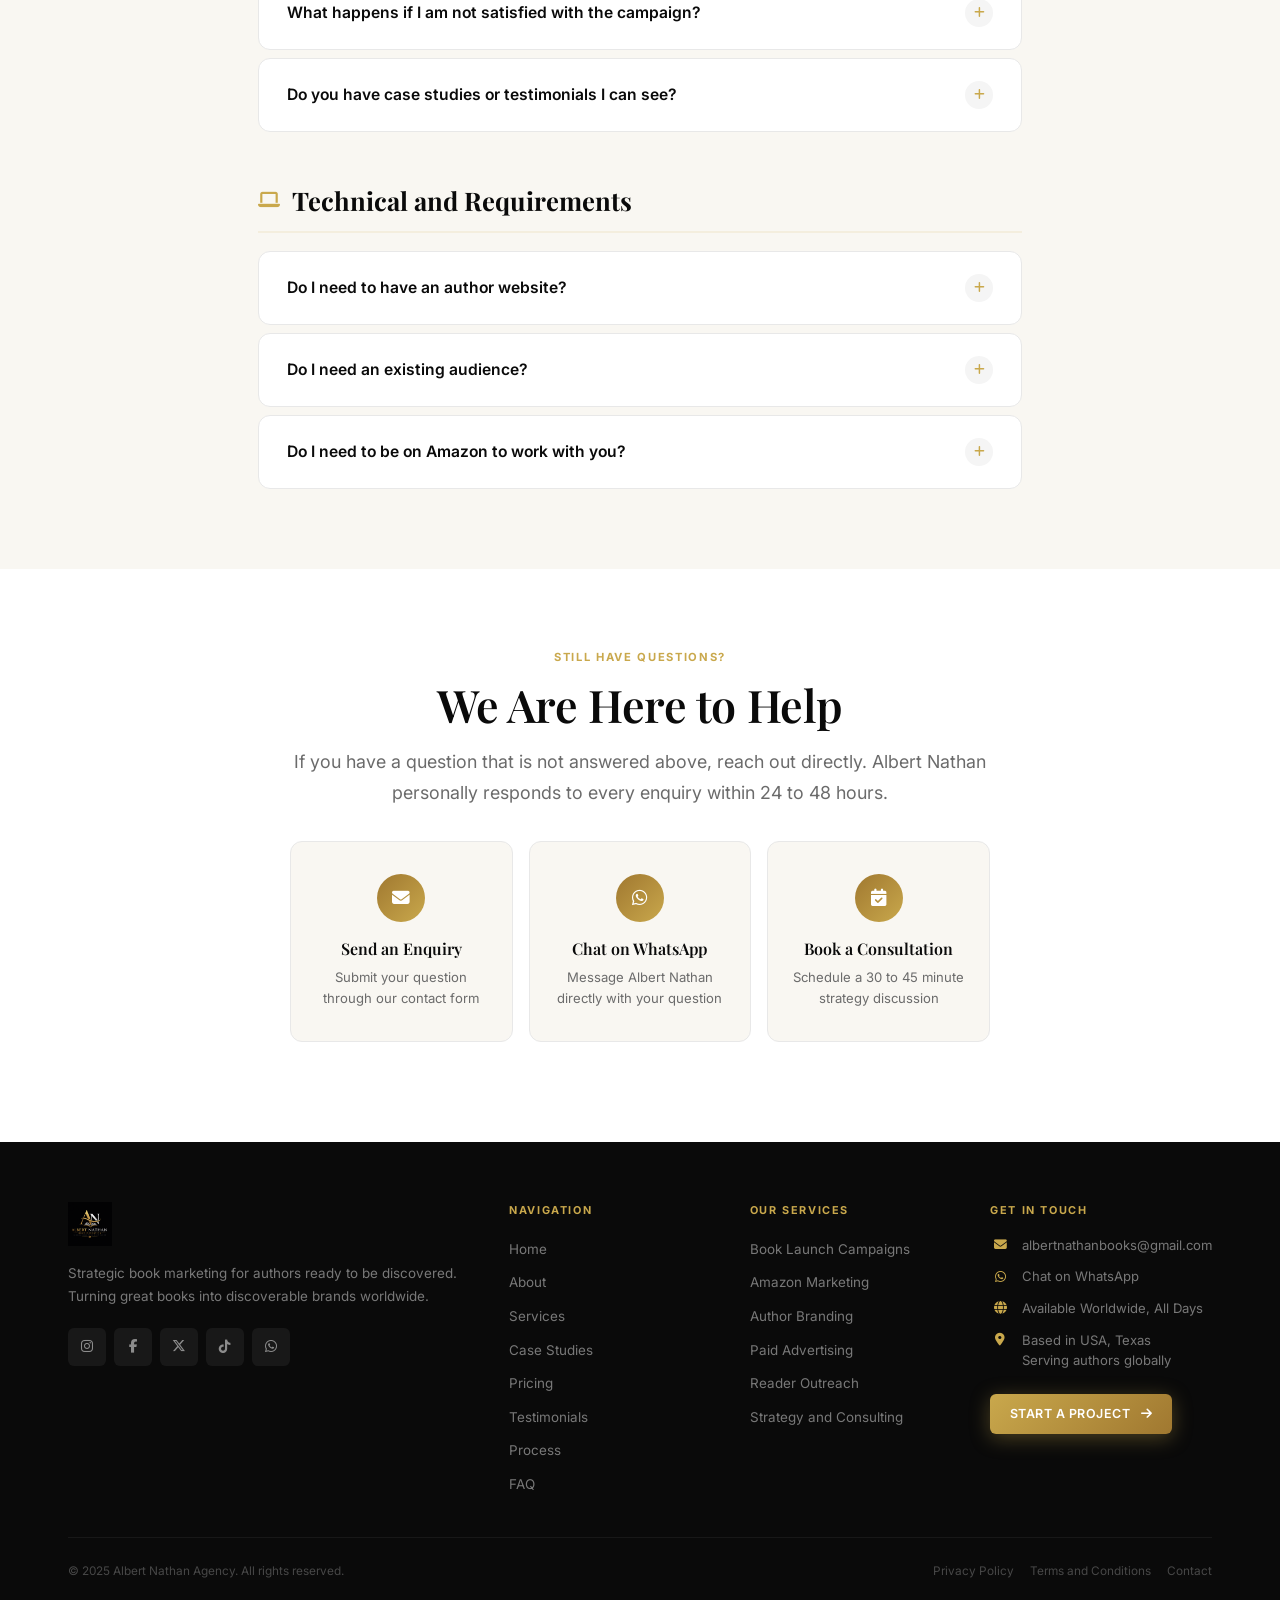
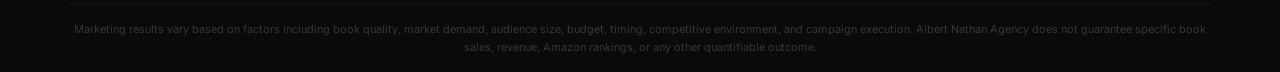
<file: faq.html>
<!DOCTYPE html>
<html lang="en">
<head>
  <meta charset="UTF-8" />
  <meta name="viewport" content="width=device-width, initial-scale=1.0, maximum-scale=5.0" />
  <meta name="description" content="Frequently asked questions about Albert Nathan Agency book marketing services, pricing, process, and what to expect when working with us." />
  <meta name="keywords" content="book marketing FAQ, author marketing questions, book promotion FAQ, Albert Nathan Agency questions, book marketing help" />
  <meta name="author" content="Albert Nathan" />
  <meta property="og:title" content="Frequently Asked Questions | Albert Nathan Agency" />
  <meta property="og:description" content="Answers to common questions about book marketing services, pricing, process, and working with Albert Nathan Agency." />
  <meta property="og:type" content="website" />
  <meta property="og:image" content="Albert Nathan.png" />
  <meta name="twitter:card" content="summary_large_image" />
  <meta name="twitter:title" content="FAQ | Albert Nathan Agency" />
  <meta name="twitter:description" content="Common questions about book marketing answered. Get clarity before you enquire." />
  <title>Frequently Asked Questions | Albert Nathan Agency</title>

  <!-- Favicon - using your logo -->
  <link rel="icon" type="Albert Nathan.png" href="Albert Nathan.png" />
  <link rel="apple-touch-icon" href="Albert Nathan.png" />

  <link rel="preconnect" href="https://fonts.googleapis.com" />
  <link rel="preconnect" href="https://fonts.gstatic.com" crossorigin />
  <link href="https://fonts.googleapis.com/css2?family=Playfair+Display:ital,wght@0,400;0,500;0,600;0,700;0,800;1,400;1,600&family=Inter:wght@300;400;500;600;700&family=Cormorant+Garamond:ital,wght@0,400;0,500;0,600;1,400;1,600&display=swap" rel="stylesheet" />
  <link rel="stylesheet" href="https://cdnjs.cloudflare.com/ajax/libs/font-awesome/6.5.0/css/all.min.css" />

  <!-- Google Analytics -->
  <script async src="https://www.googletagmanager.com/gtag/js?id=G-317S3LQHLQ"></script>
  <script>
    window.dataLayer = window.dataLayer || [];
    function gtag(){dataLayer.push(arguments);}
    gtag('js', new Date());
    gtag('config', 'G-317S3LQHLQ');
  </script>

  <style>
    :root {
      --gold: #C9A84C;
      --gold-light: #E2C47A;
      --gold-dark: #A07830;
      --gold-pale: #F5EDD6;
      --black: #0A0A0A;
      --charcoal: #1A1A1A;
      --charcoal-mid: #2C2C2C;
      --charcoal-light: #3D3D3D;
      --white: #FFFFFF;
      --off-white: #F9F7F2;
      --grey-100: #F5F5F5;
      --grey-200: #E8E8E8;
      --grey-400: #ADADAD;
      --text-primary: #0A0A0A;
      --text-secondary: #3D3D3D;
      --text-muted: #6B6B6B;
      --border: rgba(201,168,76,0.25);
      --border-light: rgba(201,168,76,0.12);
      --shadow-sm: 0 2px 12px rgba(0,0,0,0.06);
      --shadow-md: 0 8px 32px rgba(0,0,0,0.10);
      --shadow-lg: 0 20px 60px rgba(0,0,0,0.14);
      --shadow-gold: 0 8px 32px rgba(201,168,76,0.20);
      --radius-sm: 6px;
      --radius-md: 12px;
      --radius-lg: 20px;
      --radius-xl: 32px;
      --transition: all 0.35s cubic-bezier(0.4,0,0.2,1);
      --font-heading: 'Playfair Display', Georgia, serif;
      --font-sub: 'Cormorant Garamond', Georgia, serif;
      --font-body: 'Inter', -apple-system, sans-serif;
    }

    *, *::before, *::after { margin:0; padding:0; box-sizing:border-box; }
    html { scroll-behavior:smooth; font-size:16px; -webkit-text-size-adjust:100%; }
    body { font-family:var(--font-body); color:var(--text-primary); background:var(--white); line-height:1.6; overflow-x:hidden; }
    img { max-width:100%; height:auto; display:block; }
    a { color:inherit; text-decoration:none; }
    ul { list-style:none; }
    button { cursor:pointer; border:none; background:none; font-family:inherit; }

    .display-lg { font-family:var(--font-heading); font-size:clamp(2rem,4.5vw,4rem); font-weight:700; line-height:1.1; letter-spacing:-0.02em; }
    .display-md { font-family:var(--font-heading); font-size:clamp(1.6rem,3.5vw,3rem); font-weight:600; line-height:1.15; letter-spacing:-0.01em; }
    .label-tag { font-family:var(--font-body); font-size:0.7rem; font-weight:700; letter-spacing:0.15em; text-transform:uppercase; color:var(--gold); display:block; }
    .body-lg { font-size:clamp(0.95rem,1.4vw,1.15rem); line-height:1.75; color:var(--text-secondary); }
    .body-md { font-size:clamp(0.9rem,1vw,1rem); line-height:1.7; color:var(--text-secondary); }
    .gold { color:var(--gold); }
    .white { color:var(--white); }
    .text-center { text-align:center; }

    .mt-8 { margin-top:8px; } .mt-12 { margin-top:12px; } .mt-16 { margin-top:16px; }
    .mt-20 { margin-top:20px; } .mt-24 { margin-top:24px; } .mt-32 { margin-top:32px; }
    .mt-40 { margin-top:40px; } .mt-48 { margin-top:48px; } .mt-64 { margin-top:64px; }

    .container { width:100%; max-width:1240px; margin:0 auto; padding:0 20px; }
    .container-narrow { width:100%; max-width:860px; margin:0 auto; padding:0 20px; }

    .btn {
      display:inline-flex; align-items:center; justify-content:center; gap:10px;
      padding:14px 28px; border-radius:var(--radius-sm);
      font-family:var(--font-body); font-size:0.85rem;
      font-weight:600; letter-spacing:0.04em; text-transform:uppercase;
      transition:var(--transition); position:relative; overflow:hidden; min-height:48px; text-align:center;
    }
    .btn::before { content:''; position:absolute; top:0; left:-100%; width:100%; height:100%; background:rgba(255,255,255,0.12); transition:left 0.4s ease; }
    .btn:hover::before { left:0; }

    .btn-gold { background:linear-gradient(135deg,var(--gold) 0%,var(--gold-dark) 100%); color:var(--white); box-shadow:0 4px 20px rgba(201,168,76,0.35); }
    .btn-gold:hover { transform:translateY(-2px); box-shadow:0 8px 30px rgba(201,168,76,0.45); }

    .btn-outline-gold { background:transparent; color:var(--gold); border:2px solid var(--gold); }
    .btn-outline-gold:hover { background:var(--gold); color:var(--white); transform:translateY(-2px); }

    .btn-outline-white { background:transparent; color:var(--white); border:2px solid rgba(255,255,255,0.6); }
    .btn-outline-white:hover { background:rgba(255,255,255,0.1); border-color:var(--white); transform:translateY(-2px); }

    .btn-sm { padding:10px 20px; font-size:0.78rem; min-height:40px; }
    .btn-lg { padding:16px 36px; font-size:0.92rem; min-height:56px; }
    .btn-group { display:flex; flex-wrap:wrap; gap:12px; align-items:center; }
    .btn-group .btn { flex:1 1 auto; min-width:140px; }

    .gold-line { width:60px; height:3px; background:linear-gradient(90deg,var(--gold),var(--gold-light)); border-radius:2px; margin:16px auto; }

    /* NAVBAR */
    #navbar { position:fixed; top:0; left:0; right:0; z-index:1000; padding:0 16px; height:68px; display:flex; align-items:center; justify-content:space-between; background:transparent; transition:var(--transition); }
    #navbar.scrolled { background:rgba(10,10,10,0.97); backdrop-filter:blur(20px); -webkit-backdrop-filter:blur(20px); height:62px; box-shadow:0 2px 30px rgba(0,0,0,0.3); }

    .nav-logo { display:flex; align-items:center; gap:10px; flex-shrink:0; }
    .nav-logo img { height:40px; width:auto; object-fit:contain; transition:var(--transition); }
    #navbar.scrolled .nav-logo img { height:34px; }

    .nav-logo-text { display:flex; flex-direction:column; line-height:1; }
    .nav-logo-name { font-family:var(--font-heading); font-size:1rem; font-weight:700; color:var(--white); letter-spacing:0.01em; }
    .nav-logo-sub { font-size:0.55rem; font-weight:500; letter-spacing:0.15em; text-transform:uppercase; color:var(--gold); margin-top:2px; }

    .nav-links { display:none; align-items:center; gap:6px; list-style:none; }
    .nav-links a {
      font-size:0.75rem; font-weight:500; letter-spacing:0.06em; text-transform:uppercase;
      color:rgba(255,255,255,0.82); padding:6px 10px; border-radius:var(--radius-sm);
      transition:var(--transition); position:relative;
    }
    .nav-links a::after { content:''; position:absolute; bottom:2px; left:10px; width:0; height:1.5px; background:var(--gold); transition:width 0.3s ease; }
    .nav-links a:hover { color:var(--white); }
    .nav-links a:hover::after, .nav-links a.active::after { width:calc(100% - 20px); }
    .nav-links a.active { color:var(--white); }

    .nav-cta { background:linear-gradient(135deg,var(--gold),var(--gold-dark)) !important; color:var(--white) !important; padding:8px 16px !important; border-radius:var(--radius-sm) !important; font-weight:600 !important; box-shadow:0 4px 14px rgba(201,168,76,0.3); border:none !important; font-size:0.7rem !important; }
    .nav-cta:hover { transform:translateY(-1px); box-shadow:0 6px 20px rgba(201,168,76,0.45) !important; }
    .nav-cta::after { display:none !important; }

    .hamburger { display:flex; flex-direction:column; justify-content:center; align-items:center; width:40px; height:40px; gap:5px; cursor:pointer; border-radius:var(--radius-sm); transition:var(--transition); flex-shrink:0; }
    .hamburger:hover { background:rgba(255,255,255,0.08); }
    .hamburger span { display:block; width:22px; height:2px; background:var(--white); border-radius:2px; transition:var(--transition); }
    .hamburger.open span:nth-child(1) { transform:translateY(7px) rotate(45deg); }
    .hamburger.open span:nth-child(2) { opacity:0; transform:scaleX(0); }
    .hamburger.open span:nth-child(3) { transform:translateY(-7px) rotate(-45deg); }

    .nav-mobile { display:none; position:fixed; top:0; left:0; right:0; bottom:0; background:rgba(10,10,10,0.98); z-index:999; flex-direction:column; align-items:center; justify-content:center; gap:8px; opacity:0; pointer-events:none; transition:opacity 0.3s ease; padding:20px; }
    .nav-mobile.active { display:flex; opacity:1; pointer-events:all; }
    .nav-mobile a { font-family:var(--font-heading); font-size:1.5rem; font-weight:600; color:var(--white); transition:var(--transition); text-align:center; padding:8px 0; }
    .nav-mobile a:hover { color:var(--gold); }
    .nav-mobile .nav-mobile-cta { margin-top:20px; }
    .nav-mobile .nav-mobile-cta .btn { font-size:0.85rem; padding:14px 32px; }

    /* FAQ Hero - LEFT ALIGNED */
    #faq-hero {
      position:relative; min-height:50vh; padding:100px 0 60px;
      display:flex; align-items:center;
      background:var(--black); overflow:hidden;
    }
    .faq-hero-bg {
      position:absolute; inset:0;
      background:
        radial-gradient(ellipse 70% 55% at 60% 25%, rgba(201,168,76,0.09) 0%, transparent 60%),
        radial-gradient(ellipse 40% 40% at 10% 80%, rgba(201,168,76,0.05) 0%, transparent 55%),
        linear-gradient(160deg,#0A0A0A 0%,#120E02 50%,#0A0A0A 100%);
    }
    .faq-hero-grid {
      position:absolute; inset:0;
      background-image:linear-gradient(rgba(201,168,76,0.04) 1px,transparent 1px),linear-gradient(90deg,rgba(201,168,76,0.04) 1px,transparent 1px);
      background-size:60px 60px; pointer-events:none;
    }
    .faq-hero-inner { position:relative; z-index:2; max-width:820px; padding-top:20px; text-align:left; }
    .hero-eyebrow { display:inline-flex; align-items:center; gap:12px; margin-bottom:20px; opacity:0; animation:fadeInUp 0.8s ease 0.2s forwards; }
    .hero-eyebrow-line { width:30px; height:1.5px; background:var(--gold); }
    .hero-eyebrow-text { font-size:0.65rem; font-weight:700; letter-spacing:0.2em; text-transform:uppercase; color:var(--gold); }
    .faq-hero-title { font-family:var(--font-heading); font-size:clamp(2.2rem,5.5vw,5rem); font-weight:800; line-height:1.06; letter-spacing:-0.025em; color:var(--white); opacity:0; animation:fadeInUp 0.9s ease 0.4s forwards; }
    .faq-hero-title .gold { color:var(--gold); }
    .faq-hero-sub { font-size:clamp(0.95rem,1.4vw,1.15rem); line-height:1.7; color:rgba(255,255,255,0.65); max-width:620px; margin-top:20px; opacity:0; animation:fadeInUp 0.9s ease 0.6s forwards; }
    .faq-hero-cta { display:flex; flex-wrap:wrap; gap:12px; margin-top:32px; opacity:0; animation:fadeInUp 0.9s ease 0.8s forwards; }
    .faq-hero-cta .btn { flex:1 1 auto; min-width:160px; }

    /* FAQ Main Section - CENTERED HEADER */
    #faq-main {
      background:var(--off-white);
      padding:60px 0 60px;
    }

    .faq-category-header {
      text-align:center; max-width:680px; margin:0 auto 40px;
    }
    .faq-category-header .label-tag { margin-bottom:12px; }
    .faq-category-header .gold-line { margin:16px auto; }

    .faq-category {
      margin-bottom:48px;
    }
    .faq-category:last-child { margin-bottom:0; }

    .faq-category-title {
      font-family:var(--font-heading);
      font-size:clamp(1.1rem,2vw,1.6rem);
      font-weight:700;
      color:var(--text-primary);
      margin-bottom:18px;
      padding-bottom:10px;
      border-bottom:2px solid var(--border-light);
      display:flex;
      align-items:center;
      gap:12px;
    }
    .faq-category-title i {
      color:var(--gold);
      font-size:1.1rem;
    }

    .faq-list {
      display:flex;
      flex-direction:column;
      gap:8px;
    }

    .faq-item {
      background:var(--white);
      border-radius:var(--radius-md);
      border:1px solid var(--grey-200);
      overflow:hidden;
      transition:var(--transition);
    }
    .faq-item.open {
      border-color:var(--gold);
      box-shadow:var(--shadow-sm);
    }

    .faq-question {
      display:flex;
      align-items:center;
      justify-content:space-between;
      gap:12px;
      padding:16px 18px;
      cursor:pointer;
      transition:var(--transition);
    }
    .faq-question:hover { background:var(--grey-100); }
    .faq-item.open .faq-question { background:var(--white); }

    .faq-q-text {
      font-size:0.92rem;
      font-weight:600;
      color:var(--text-primary);
      line-height:1.4;
      flex:1;
    }

    .faq-icon {
      width:28px;
      height:28px;
      border-radius:50%;
      background:var(--grey-100);
      display:flex;
      align-items:center;
      justify-content:center;
      flex-shrink:0;
      color:var(--gold);
      font-size:0.75rem;
      transition:var(--transition);
    }
    .faq-item.open .faq-icon {
      background:var(--gold);
      color:var(--white);
      transform:rotate(45deg);
    }

    .faq-answer {
      max-height:0;
      overflow:hidden;
      transition:max-height 0.4s ease;
    }
    .faq-item.open .faq-answer { max-height:600px; }

    .faq-answer-inner {
      padding:0 18px 20px;
      font-size:0.86rem;
      line-height:1.7;
      color:var(--text-muted);
    }
    .faq-answer-inner strong { color:var(--text-primary); }
    .faq-answer-inner a { color:var(--gold); text-decoration:underline; }

    /* Still Have Questions */
    #faq-still {
      background:var(--white);
      padding:60px 0;
    }
    .still-inner {
      text-align:center;
      max-width:700px;
      margin:0 auto;
    }
    .still-inner .label-tag { margin-bottom:12px; }
    .still-inner .display-md { margin-bottom:16px; }
    .still-inner .body-lg { color:var(--text-muted); margin-bottom:28px; }
    .still-options {
      display:grid;
      grid-template-columns:1fr;
      gap:16px;
      margin-top:32px;
    }
    .still-option {
      background:var(--off-white);
      border-radius:var(--radius-md);
      padding:24px 20px;
      border:1px solid var(--grey-200);
      transition:var(--transition);
      text-decoration:none;
    }
    .still-option:hover {
      border-color:var(--gold);
      transform:translateY(-4px);
      box-shadow:var(--shadow-md);
    }
    .still-option-icon {
      width:48px;
      height:48px;
      border-radius:50%;
      background:linear-gradient(135deg,var(--gold-dark),var(--gold));
      display:flex;
      align-items:center;
      justify-content:center;
      color:var(--white);
      font-size:1.1rem;
      margin:0 auto 14px;
    }
    .still-option h4 {
      font-family:var(--font-heading);
      font-size:1rem;
      font-weight:600;
      color:var(--text-primary);
      margin-bottom:6px;
    }
    .still-option p {
      font-size:0.82rem;
      color:var(--text-muted);
      line-height:1.6;
    }

    /* Footer */
    #footer { background:var(--black); padding-top:60px; }
    .footer-top { display:grid; grid-template-columns:1fr; gap:32px; padding-bottom:40px; border-bottom:1px solid rgba(255,255,255,0.06); }
    .footer-brand img { height:44px; width:auto; object-fit:contain; margin-bottom:16px; }
    .footer-brand p { font-size:0.84rem; line-height:1.7; color:rgba(255,255,255,0.45); margin-bottom:20px; max-width:100%; }
    .footer-socials { display:flex; gap:8px; flex-wrap:wrap; }
    .social-btn { width:38px; height:38px; border-radius:var(--radius-sm); background:rgba(255,255,255,0.06); display:flex; align-items:center; justify-content:center; color:rgba(255,255,255,0.50); font-size:0.85rem; transition:var(--transition); text-decoration:none; }
    .social-btn:hover { background:var(--gold); color:var(--white); transform:translateY(-3px); }
    .footer-col h4 { font-size:0.68rem; font-weight:700; letter-spacing:0.15em; text-transform:uppercase; color:var(--gold); margin-bottom:16px; }
    .footer-col ul { display:flex; flex-direction:column; gap:8px; }
    .footer-col ul li a { font-size:0.84rem; color:rgba(255,255,255,0.45); transition:var(--transition); }
    .footer-col ul li a:hover { color:var(--white); padding-left:4px; }
    .footer-contact-item { display:flex; align-items:flex-start; gap:12px; margin-bottom:12px; }
    .footer-contact-item i { color:var(--gold); font-size:0.8rem; margin-top:3px; flex-shrink:0; width:20px; text-align:center; }
    .footer-contact-item span { font-size:0.82rem; color:rgba(255,255,255,0.45); line-height:1.5; }
    .footer-contact-item a { color:rgba(255,255,255,0.45); transition:var(--transition); }
    .footer-contact-item a:hover { color:var(--gold); }
    .footer-bottom { padding:24px 0; display:flex; flex-direction:column; align-items:center; gap:12px; text-align:center; }
    .footer-bottom p { font-size:0.74rem; color:rgba(255,255,255,0.25); }
    .footer-legal { display:flex; gap:16px; flex-wrap:wrap; justify-content:center; }
    .footer-legal a { font-size:0.74rem; color:rgba(255,255,255,0.25); transition:var(--transition); }
    .footer-legal a:hover { color:var(--gold); }
    .footer-disclaimer { padding:16px 0; border-top:1px solid rgba(255,255,255,0.04); }
    .footer-disclaimer p { font-size:0.68rem; color:rgba(255,255,255,0.18); line-height:1.6; text-align:center; }

    .whatsapp-float { position:fixed; bottom:20px; right:20px; z-index:900; display:flex; align-items:center; gap:8px; background:#25D366; color:var(--white); padding:12px 16px; border-radius:60px; box-shadow:0 8px 28px rgba(37,211,102,0.35); text-decoration:none; font-size:0.8rem; font-weight:600; transition:var(--transition); animation:floatIn 0.8s ease 2s both; }
    .whatsapp-float:hover { transform:translateY(-3px) scale(1.03); }
    .whatsapp-float i { font-size:1.1rem; }

    #cookie-banner { position:fixed; bottom:0; left:0; right:0; z-index:1100; background:var(--charcoal); border-top:1px solid rgba(201,168,76,0.2); padding:16px 20px; display:flex; flex-direction:column; align-items:center; gap:16px; transform:translateY(100%); transition:transform 0.4s ease; }
    #cookie-banner.show { transform:translateY(0); }
    .cookie-text { font-size:0.82rem; color:rgba(255,255,255,0.65); line-height:1.5; text-align:center; }
    .cookie-text a { color:var(--gold); text-decoration:underline; }
    .cookie-btns { display:flex; gap:10px; flex-shrink:0; flex-wrap:wrap; justify-content:center; }
    .cookie-accept { padding:8px 20px; background:var(--gold); color:var(--white); border-radius:var(--radius-sm); font-size:0.78rem; font-weight:700; cursor:pointer; transition:var(--transition); border:none; min-height:40px; }
    .cookie-accept:hover { background:var(--gold-dark); }
    .cookie-decline { padding:8px 16px; background:transparent; color:rgba(255,255,255,0.45); border-radius:var(--radius-sm); font-size:0.78rem; font-weight:600; cursor:pointer; border:1px solid rgba(255,255,255,0.12); transition:var(--transition); min-height:40px; }
    .cookie-decline:hover { color:var(--white); border-color:rgba(255,255,255,0.35); }

    @keyframes fadeInUp { from { opacity:0; transform:translateY(30px); } to { opacity:1; transform:translateY(0); } }
    @keyframes floatIn { from { opacity:0; transform:translateY(20px); } to { opacity:1; transform:translateY(0); } }

    .reveal { opacity:0; transform:translateY(28px); transition:opacity 0.7s ease,transform 0.7s ease; }
    .reveal.visible { opacity:1; transform:translateY(0); }
    .reveal-delay-1 { transition-delay:0.1s; }
    .reveal-delay-2 { transition-delay:0.2s; }
    .reveal-delay-3 { transition-delay:0.3s; }

    /* RESPONSIVE - TABLET */
    @media (min-width:600px) {
      .still-options { grid-template-columns:repeat(2,1fr); }
      .footer-top { grid-template-columns:repeat(2,1fr); }
    }

    @media (min-width:768px) {
      #navbar { padding:0 32px; height:80px; }
      .nav-links { display:flex; }
      .hamburger { display:none; }
      .container { padding:0 32px; }
      .container-narrow { padding:0 32px; }
      .still-options { grid-template-columns:repeat(3,1fr); }
      .footer-top { grid-template-columns:2fr 1fr 1fr 1fr; gap:40px; }
      .footer-bottom { flex-direction:row; justify-content:space-between; text-align:left; }
      .whatsapp-float .wa-label { display:inline; }
      .whatsapp-float { padding:14px 22px; border-radius:60px; }
      .nav-logo img { height:48px; }
      #navbar.scrolled .nav-logo img { height:40px; }
      .nav-logo-name { font-size:1.15rem; }
      .nav-logo-sub { font-size:0.65rem; }
      #cookie-banner { flex-direction:row; padding:16px 32px; }
      .cookie-text { text-align:left; }
      .faq-question { padding:22px 28px; }
      .faq-q-text { font-size:0.98rem; }
      .faq-answer-inner { padding:0 28px 24px; font-size:0.90rem; }
      #faq-main { padding:100px 0 80px; }
      #faq-still { padding:80px 0 100px; }
      .still-option { padding:32px 24px; }
      .faq-hero-title { font-size:clamp(2.8rem,5.5vw,5rem); }
    }

    @media (min-width:1200px) {
      .container { padding:0 48px; }
      .container-narrow { padding:0 48px; }
      #navbar { padding:0 48px; }
    }

    /* Small screen fine-tuning */
    @media (max-width:380px) {
      .faq-hero-title { font-size:1.8rem; }
      .faq-question { padding:14px 14px; }
      .faq-q-text { font-size:0.85rem; }
      .faq-answer-inner { padding:0 14px 16px; font-size:0.8rem; }
      .btn { font-size:0.78rem; padding:12px 20px; min-height:44px; }
      .btn-lg { font-size:0.82rem; padding:14px 24px; min-height:48px; }
    }
  </style>
</head>

<body>

  <!-- COOKIE BANNER -->
  <div id="cookie-banner" role="dialog" aria-label="Cookie consent">
    <p class="cookie-text">We use cookies to improve your experience and analyze site performance. Read our <a href="privacy-policy.html">Privacy Policy</a> to learn more.</p>
    <div class="cookie-btns">
      <button class="cookie-accept" id="cookieAccept">Accept Cookies</button>
      <button class="cookie-decline" id="cookieDecline">Decline</button>
    </div>
  </div>

  <!-- NAVIGATION -->
  <nav id="navbar" role="navigation" aria-label="Main navigation">
    <a href="index.html" class="nav-logo" aria-label="Albert Nathan Agency Home">
      <img src="Albert Nathan.png" alt="Albert Nathan Agency Logo" />
      <div class="nav-logo-text">
        <span class="nav-logo-name">Albert Nathan</span>
        <span class="nav-logo-sub">Book Marketing Agency</span>
      </div>
    </a>
    <ul class="nav-links" role="list">
      <li><a href="index.html">Home</a></li>
      <li><a href="about.html">About</a></li>
      <li><a href="services.html">Services</a></li>
      <li><a href="case-studies.html">Case Studies</a></li>
      <li><a href="pricing.html">Pricing</a></li>
      <li><a href="testimonials.html">Testimonials</a></li>
      <li><a href="process.html">Process</a></li>
      <li><a href="faq.html" class="active">FAQ</a></li>
      <li><a href="contact.html">Contact</a></li>
      <li><a href="book-a-call.html" class="nav-cta">Start Project</a></li>
    </ul>
    <button class="hamburger" id="hamburger" aria-label="Open menu" aria-expanded="false">
      <span></span><span></span><span></span>
    </button>
  </nav>

  <!-- Mobile Navigation -->
  <div class="nav-mobile" id="navMobile" role="dialog" aria-label="Mobile navigation">
    <a href="index.html" onclick="closeMobileNav()">Home</a>
    <a href="about.html" onclick="closeMobileNav()">About</a>
    <a href="services.html" onclick="closeMobileNav()">Services</a>
    <a href="case-studies.html" onclick="closeMobileNav()">Case Studies</a>
    <a href="pricing.html" onclick="closeMobileNav()">Pricing</a>
    <a href="testimonials.html" onclick="closeMobileNav()">Testimonials</a>
    <a href="process.html" onclick="closeMobileNav()">Process</a>
    <a href="faq.html" onclick="closeMobileNav()">FAQ</a>
    <a href="contact.html" onclick="closeMobileNav()">Contact</a>
    <div class="nav-mobile-cta">
      <a href="book-a-call.html" class="btn btn-gold" onclick="closeMobileNav()">
        <i class="fas fa-arrow-right"></i> Start Your Project
      </a>
    </div>
  </div>

  <!-- FAQ HERO - LEFT ALIGNED -->
  <section id="faq-hero" aria-label="FAQ overview">
    <div class="faq-hero-bg"></div>
    <div class="faq-hero-grid"></div>
    <div class="container">
      <div class="faq-hero-inner">
        <div class="hero-eyebrow">
          <span class="hero-eyebrow-line"></span>
          <span class="hero-eyebrow-text">Common Questions</span>
        </div>
        <h1 class="faq-hero-title">
          Answers to the<br />
          Questions Authors<br />
          <span class="gold">Ask Most.</span>
        </h1>
        <p class="faq-hero-sub">
          Before you commit to anything, get the clarity you need. These are the
          questions authors ask most often about working with Albert Nathan Agency.
          From investment to process to what to expect.
        </p>
        <div class="faq-hero-cta">
          <a href="#faq-main" class="btn btn-gold btn-lg">
            <i class="fas fa-arrow-down"></i> Browse the FAQ
          </a>
          <a href="contact.html" class="btn btn-outline-white">
            Ask Your Own Question
          </a>
        </div>
      </div>
    </div>
  </section>

  <!-- FAQ MAIN - CENTERED HEADER -->
  <section id="faq-main" aria-labelledby="faq-heading">
    <div class="container-narrow">

      <div class="faq-category-header reveal">
        <span class="label-tag">Frequently Asked Questions</span>
        <h2 id="faq-heading" class="display-md mt-12">Everything You Need to Know</h2>
        <div class="gold-line"></div>
        <p class="body-lg mt-8">
          If you have a question about how Albert Nathan Agency works, what we offer,
          how much it costs, or what to expect, you will find the answer here.
        </p>
      </div>

      <!-- CATEGORY 1: General -->
      <div class="faq-category reveal">
        <div class="faq-category-title">
          <i class="fas fa-circle-info"></i>
          General Questions
        </div>
        <div class="faq-list">

          <div class="faq-item">
            <div class="faq-question" role="button" tabindex="0" aria-expanded="false">
              <span class="faq-q-text">What is Albert Nathan Agency?</span>
              <div class="faq-icon"><i class="fas fa-plus"></i></div>
            </div>
            <div class="faq-answer" role="region">
              <div class="faq-answer-inner">
                Albert Nathan Agency is a book marketing agency founded by Albert Nathan.
                We help authors, publishers, and publishing professionals build visibility,
                reach more readers, and create strategic marketing campaigns around their books.
                Every campaign is personally executed by Albert Nathan. No delegation, no outsourcing.
              </div>
            </div>
          </div>

          <div class="faq-item">
            <div class="faq-question" role="button" tabindex="0" aria-expanded="false">
              <span class="faq-q-text">What makes Albert Nathan Agency different from other book marketing agencies?</span>
              <div class="faq-icon"><i class="fas fa-plus"></i></div>
            </div>
            <div class="faq-answer" role="region">
              <div class="faq-answer-inner">
                There are three key differences. First, you work directly with Albert Nathan.
                Not a team of junior account managers. Second, every campaign is custom-built
                for your specific book and goals. No templates. Third, we are transparent
                about what we do, what it costs, and what results are realistic. No inflated
                promises. No hidden processes.
              </div>
            </div>
          </div>

          <div class="faq-item">
            <div class="faq-question" role="button" tabindex="0" aria-expanded="false">
              <span class="faq-q-text">Do you work with authors outside the USA?</span>
              <div class="faq-icon"><i class="fas fa-plus"></i></div>
            </div>
            <div class="faq-answer" role="region">
              <div class="faq-answer-inner">
                Yes. Albert Nathan Agency works with authors and publishers worldwide.
                Campaigns are delivered internationally, and we target the markets that
                are most relevant to your book and genre. Location is never a barrier.
              </div>
            </div>
          </div>

          <div class="faq-item">
            <div class="faq-question" role="button" tabindex="0" aria-expanded="false">
              <span class="faq-q-text">What genres do you work with?</span>
              <div class="faq-icon"><i class="fas fa-plus"></i></div>
            </div>
            <div class="faq-answer" role="region">
              <div class="faq-answer-inner">
                All genres. Fiction, nonfiction, children's, thriller, romance, literary fiction,
                fantasy, science fiction, self-help, business, memoir, biography, and specialist
                titles. The marketing strategy is adapted to the specific genre, audience,
                and publishing platform of your book.
              </div>
            </div>
          </div>

          <div class="faq-item">
            <div class="faq-question" role="button" tabindex="0" aria-expanded="false">
              <span class="faq-q-text">Do you work with debut authors?</span>
              <div class="faq-icon"><i class="fas fa-plus"></i></div>
            </div>
            <div class="faq-answer" role="region">
              <div class="faq-answer-inner">
                Yes. Debut authors are welcome. Building a strong marketing foundation from
                the very first book is one of the most valuable investments an author can make.
                We work with authors at every stage, from first-time publishing to established
                multi-title authors.
              </div>
            </div>
          </div>

        </div>
      </div>

      <!-- CATEGORY 2: Pricing and Investment -->
      <div class="faq-category reveal reveal-delay-1">
        <div class="faq-category-title">
          <i class="fas fa-dollar-sign"></i>
          Pricing and Investment
        </div>
        <div class="faq-list">

          <div class="faq-item">
            <div class="faq-question" role="button" tabindex="0" aria-expanded="false">
              <span class="faq-q-text">How much does a book marketing campaign cost?</span>
              <div class="faq-icon"><i class="fas fa-plus"></i></div>
            </div>
            <div class="faq-answer" role="region">
              <div class="faq-answer-inner">
                Campaign investment starts at $500 and scales based on scope, channels,
                objectives, and timeline. Every campaign receives a custom proposal with a
                clear breakdown of investment and deliverables. There are no hidden fees.
                The exact cost for your project is confirmed after reviewing your book and goals.
              </div>
            </div>
          </div>

          <div class="faq-item">
            <div class="faq-question" role="button" tabindex="0" aria-expanded="false">
              <span class="faq-q-text">Do I need to have a set budget before contacting you?</span>
              <div class="faq-icon"><i class="fas fa-plus"></i></div>
            </div>
            <div class="faq-answer" role="region">
              <div class="faq-answer-inner">
                Not necessarily. If you have a budget range in mind, that helps us scope
                the campaign appropriately. But if you are not sure what is realistic,
                we can discuss that during the enquiry process and recommend a campaign
                scope that fits your objectives and what you are comfortable investing.
              </div>
            </div>
          </div>

          <div class="faq-item">
            <div class="faq-question" role="button" tabindex="0" aria-expanded="false">
              <span class="faq-q-text">Is there a minimum investment?</span>
              <div class="faq-icon"><i class="fas fa-plus"></i></div>
            </div>
            <div class="faq-answer" role="region">
              <div class="faq-answer-inner">
                The minimum campaign investment is $500. This covers focused, single-channel
                promotional campaigns with a specific, defined objective. For broader
                multi-channel campaigns, the recommended minimum is $2,500+.
                The exact figure is confirmed in your custom proposal.
              </div>
            </div>
          </div>

          <div class="faq-item">
            <div class="faq-question" role="button" tabindex="0" aria-expanded="false">
              <span class="faq-q-text">Do the investment levels include advertising spend?</span>
              <div class="faq-icon"><i class="fas fa-plus"></i></div>
            </div>
            <div class="faq-answer" role="region">
              <div class="faq-answer-inner">
                The investment levels shown are the agency's management and strategy fees.
                If your campaign includes paid advertising (Amazon Ads, Facebook, Instagram,
                TikTok), the advertising budget is separate and paid directly to the platform.
                Both costs are clearly outlined in your proposal before any commitment.
              </div>
            </div>
          </div>

          <div class="faq-item">
            <div class="faq-question" role="button" tabindex="0" aria-expanded="false">
              <span class="faq-q-text">Do you offer payment plans?</span>
              <div class="faq-icon"><i class="fas fa-plus"></i></div>
            </div>
            <div class="faq-answer" role="region">
              <div class="faq-answer-inner">
                Payment structure is discussed as part of the proposal process. For longer
                campaigns, milestone-based payments may be arranged. This is confirmed in
                writing before any work begins. Contact us to discuss what works for your situation.
              </div>
            </div>
          </div>

          <div class="faq-item">
            <div class="faq-question" role="button" tabindex="0" aria-expanded="false">
              <span class="faq-q-text">Is there any obligation when I submit an enquiry?</span>
              <div class="faq-icon"><i class="fas fa-plus"></i></div>
            </div>
            <div class="faq-answer" role="region">
              <div class="faq-answer-inner">
                No. Submitting an enquiry is completely free and carries no financial obligation.
                Albert Nathan reviews your project, prepares a tailored proposal, and presents
                it for your consideration. You are free to review it, ask questions, and decide
                whether to proceed on your own timeline without any pressure.
              </div>
            </div>
          </div>

        </div>
      </div>

      <!-- CATEGORY 3: Services and Process -->
      <div class="faq-category reveal reveal-delay-2">
        <div class="faq-category-title">
          <i class="fas fa-gears"></i>
          Services and Process
        </div>
        <div class="faq-list">

          <div class="faq-item">
            <div class="faq-question" role="button" tabindex="0" aria-expanded="false">
              <span class="faq-q-text">What services does Albert Nathan Agency offer?</span>
              <div class="faq-icon"><i class="fas fa-plus"></i></div>
            </div>
            <div class="faq-answer" role="region">
              <div class="faq-answer-inner">
                The full range of book marketing services: book launch campaigns, Amazon
                marketing, author branding, paid advertising (Amazon, Meta, TikTok),
                reader outreach, influencer and blogger outreach, social media marketing,
                SEO, email marketing, Goodreads promotion, consulting, and custom campaigns.
                See the <a href="services.html" style="color:var(--gold); text-decoration:underline;">Services page</a> for full details.
              </div>
            </div>
          </div>

          <div class="faq-item">
            <div class="faq-question" role="button" tabindex="0" aria-expanded="false">
              <span class="faq-q-text">Can I choose specific services rather than a full campaign?</span>
              <div class="faq-icon"><i class="fas fa-plus"></i></div>
            </div>
            <div class="faq-answer" role="region">
              <div class="faq-answer-inner">
                Yes. Individual services such as Amazon listing optimization, influencer outreach,
                a book review campaign, or a social media strategy can be commissioned independently.
                The investment for individual services is agreed based on the scope and workload
                of that specific service.
              </div>
            </div>
          </div>

          <div class="faq-item">
            <div class="faq-question" role="button" tabindex="0" aria-expanded="false">
              <span class="faq-q-text">What happens after I submit an enquiry?</span>
              <div class="faq-icon"><i class="fas fa-plus"></i></div>
            </div>
            <div class="faq-answer" role="region">
              <div class="faq-answer-inner">
                Your enquiry is personally reviewed by Albert Nathan. You receive a response
                within 24 to 48 hours. If your project is a good fit, we discuss your book,
                marketing objectives, and campaign options. A tailored proposal is then
                prepared for your review.
              </div>
            </div>
          </div>

          <div class="faq-item">
            <div class="faq-question" role="button" tabindex="0" aria-expanded="false">
              <span class="faq-q-text">How long does a book marketing campaign take?</span>
              <div class="faq-icon"><i class="fas fa-plus"></i></div>
            </div>
            <div class="faq-answer" role="region">
              <div class="faq-answer-inner">
                It depends on the campaign scope. A book launch campaign typically runs for
                4 to 12 weeks with the core intensity around the release window. Sustained
                marketing over 6 to 12 months consistently outperforms one-time campaigns.
                The most successful authors treat marketing as an ongoing activity, not a
                single event.
              </div>
            </div>
          </div>

          <div class="faq-item">
            <div class="faq-question" role="button" tabindex="0" aria-expanded="false">
              <span class="faq-q-text">Do you work with self-published authors?</span>
              <div class="faq-icon"><i class="fas fa-plus"></i></div>
            </div>
            <div class="faq-answer" role="region">
              <div class="faq-answer-inner">
                Yes. Self-published authors are a significant part of who we work with.
                We understand the specific challenges independent authors face and build
                campaigns designed to help them compete effectively in the commercial marketplace.
              </div>
            </div>
          </div>

          <div class="faq-item">
            <div class="faq-question" role="button" tabindex="0" aria-expanded="false">
              <span class="faq-q-text">Do you work with traditionally published authors?</span>
              <div class="faq-icon"><i class="fas fa-plus"></i></div>
            </div>
            <div class="faq-answer" role="region">
              <div class="faq-answer-inner">
                Yes. We work with authors who have traditional publishing deals and need
                marketing support beyond what their publisher's in-house team is able to provide.
                We also work directly with publishers.
              </div>
            </div>
          </div>

          <div class="faq-item">
            <div class="faq-question" role="button" tabindex="0" aria-expanded="false">
              <span class="faq-q-text">Do you work with publishers?</span>
              <div class="faq-icon"><i class="fas fa-plus"></i></div>
            </div>
            <div class="faq-answer" role="region">
              <div class="faq-answer-inner">
                Yes. Independent and mid-size publishers who need specialist book marketing
                support for individual titles or across their publishing catalogue are welcome.
                We can provide title-specific campaigns or multi-title marketing programs.
              </div>
            </div>
          </div>

        </div>
      </div>

      <!-- CATEGORY 4: Results and Expectations -->
      <div class="faq-category reveal reveal-delay-3">
        <div class="faq-category-title">
          <i class="fas fa-chart-simple"></i>
          Results and Expectations
        </div>
        <div class="faq-list">

          <div class="faq-item">
            <div class="faq-question" role="button" tabindex="0" aria-expanded="false">
              <span class="faq-q-text">Do you guarantee book sales?</span>
              <div class="faq-icon"><i class="fas fa-plus"></i></div>
            </div>
            <div class="faq-answer" role="region">
              <div class="faq-answer-inner">
                No. Book sales are influenced by many factors including book quality, cover design,
                pricing, reader demand, competition, timing, and market conditions. Many of these
                fall outside the scope of marketing. What we guarantee is strategic, professional
                execution of the agreed campaign. Marketing results vary and no specific outcome
                can be promised.
              </div>
            </div>
          </div>

          <div class="faq-item">
            <div class="faq-question" role="button" tabindex="0" aria-expanded="false">
              <span class="faq-q-text">How quickly can I see marketing results?</span>
              <div class="faq-icon"><i class="fas fa-plus"></i></div>
            </div>
            <div class="faq-answer" role="region">
              <div class="faq-answer-inner">
                Some marketing channels produce early results within days. Paid advertising,
                for example, can drive traffic quickly. Other channels such as SEO, organic
                audience building, and outreach campaigns take longer to develop. A realistic
                timeline for sustained marketing results is typically 4 to 12 weeks depending
                on the campaign scope and starting position.
              </div>
            </div>
          </div>

          <div class="faq-item">
            <div class="faq-question" role="button" tabindex="0" aria-expanded="false">
              <span class="faq-q-text">Do you provide campaign reports?</span>
              <div class="faq-icon"><i class="fas fa-plus"></i></div>
            </div>
            <div class="faq-answer" role="region">
              <div class="faq-answer-inner">
                Yes. Every campaign includes clear, honest reporting on what was executed
                and what the campaign produced. Reports are provided at regular intervals
                (weekly, bi-weekly, or monthly depending on the campaign scope).
                You always know where your investment is going and what it is producing.
              </div>
            </div>
          </div>

          <div class="faq-item">
            <div class="faq-question" role="button" tabindex="0" aria-expanded="false">
              <span class="faq-q-text">Will I work directly with Albert Nathan?</span>
              <div class="faq-icon"><i class="fas fa-plus"></i></div>
            </div>
            <div class="faq-answer" role="region">
              <div class="faq-answer-inner">
                Yes. Albert Nathan Agency is a solo agency. Every author works directly with
                Albert Nathan throughout the entire process. From enquiry to proposal to
                campaign execution and reporting. No account managers. No junior staff.
                Direct accountability throughout.
              </div>
            </div>
          </div>

          <div class="faq-item">
            <div class="faq-question" role="button" tabindex="0" aria-expanded="false">
              <span class="faq-q-text">What happens if I am not satisfied with the campaign?</span>
              <div class="faq-icon"><i class="fas fa-plus"></i></div>
            </div>
            <div class="faq-answer" role="region">
              <div class="faq-answer-inner">
                We have honest conversations throughout the campaign. If something is not working,
                we adjust. If the campaign is not meeting expectations, we discuss why and
                explore alternatives. Our goal is always to deliver the best possible outcome
                for your book, and we remain accountable to that throughout the project.
              </div>
            </div>
          </div>

          <div class="faq-item">
            <div class="faq-question" role="button" tabindex="0" aria-expanded="false">
              <span class="faq-q-text">Do you have case studies or testimonials I can see?</span>
              <div class="faq-icon"><i class="fas fa-plus"></i></div>
            </div>
            <div class="faq-answer" role="region">
              <div class="faq-answer-inner">
                Yes. You can view <a href="case-studies.html" style="color:var(--gold); text-decoration:underline;">real case studies</a> and
                <a href="testimonials.html" style="color:var(--gold); text-decoration:underline;">author testimonials</a> on this website.
                All case studies and testimonials are from real authors and campaigns,
                published with permission.
              </div>
            </div>
          </div>

        </div>
      </div>

      <!-- CATEGORY 5: Technical -->
      <div class="faq-category reveal">
        <div class="faq-category-title">
          <i class="fas fa-laptop"></i>
          Technical and Requirements
        </div>
        <div class="faq-list">

          <div class="faq-item">
            <div class="faq-question" role="button" tabindex="0" aria-expanded="false">
              <span class="faq-q-text">Do I need to have an author website?</span>
              <div class="faq-icon"><i class="fas fa-plus"></i></div>
            </div>
            <div class="faq-answer" role="region">
              <div class="faq-answer-inner">
                Having a professional author website is strongly recommended. It is the
                central hub for your author brand and online presence. If you do not have one,
                we can help you build it as part of your campaign. A website is not an
                absolute requirement, but it significantly improves your marketing results.
              </div>
            </div>
          </div>

          <div class="faq-item">
            <div class="faq-question" role="button" tabindex="0" aria-expanded="false">
              <span class="faq-q-text">Do I need an existing audience?</span>
              <div class="faq-icon"><i class="fas fa-plus"></i></div>
            </div>
            <div class="faq-answer" role="region">
              <div class="faq-answer-inner">
                No. Many authors start with no existing audience. Part of what we do is
                help you build an audience and reader community from the ground up.
                That said, having an existing audience does give you a head start,
                and we can help you leverage it more effectively.
              </div>
            </div>
          </div>

          <div class="faq-item">
            <div class="faq-question" role="button" tabindex="0" aria-expanded="false">
              <span class="faq-q-text">Do I need to be on Amazon to work with you?</span>
              <div class="faq-icon"><i class="fas fa-plus"></i></div>
            </div>
            <div class="faq-answer" role="region">
              <div class="faq-answer-inner">
                Most of our campaigns include Amazon marketing because it is the world's
                largest book marketplace. However, we work with authors selling through
                other platforms as well. If you are not on Amazon, we can still build a
                campaign around the channels that are relevant to your book.
              </div>
            </div>
          </div>

        </div>
      </div>

    </div>
  </section>

  <!-- STILL HAVE QUESTIONS -->
  <section id="faq-still" aria-labelledby="still-heading">
    <div class="container">
      <div class="still-inner reveal">
        <span class="label-tag">Still Have Questions?</span>
        <h2 id="still-heading" class="display-md mt-12">We Are Here to Help</h2>
        <p class="body-lg mt-16">
          If you have a question that is not answered above, reach out directly.
          Albert Nathan personally responds to every enquiry within 24 to 48 hours.
        </p>
        <div class="still-options">
          <a href="contact.html" class="still-option reveal reveal-delay-1">
            <div class="still-option-icon"><i class="fas fa-envelope"></i></div>
            <h4>Send an Enquiry</h4>
            <p>Submit your question through our contact form</p>
          </a>
          <a href="https://wa.me/19188435974" target="_blank" rel="noopener" class="still-option reveal reveal-delay-2">
            <div class="still-option-icon"><i class="fab fa-whatsapp"></i></div>
            <h4>Chat on WhatsApp</h4>
            <p>Message Albert Nathan directly with your question</p>
          </a>
          <a href="book-a-call.html" class="still-option reveal reveal-delay-3">
            <div class="still-option-icon"><i class="fas fa-calendar-check"></i></div>
            <h4>Book a Consultation</h4>
            <p>Schedule a 30 to 45 minute strategy discussion</p>
          </a>
        </div>
      </div>
    </div>
  </section>

  <!-- FOOTER -->
  <footer id="footer" role="contentinfo">
    <div class="container">
      <div class="footer-top">
        <div class="footer-brand">
          <img src="Albert Nathan.png" alt="Albert Nathan Agency" />
          <p>Strategic book marketing for authors ready to be discovered. Turning great books into discoverable brands worldwide.</p>
          <div class="footer-socials">
            <a href="https://www.instagram.com/albertnathanagency/" target="_blank" rel="noopener" class="social-btn" aria-label="Instagram"><i class="fab fa-instagram"></i></a>
            <a href="https://www.facebook.com/profile.php?id=61592884918168" target="_blank" rel="noopener" class="social-btn" aria-label="Facebook"><i class="fab fa-facebook-f"></i></a>
            <a href="https://x.com/albertnathan001" target="_blank" rel="noopener" class="social-btn" aria-label="X"><i class="fab fa-x-twitter"></i></a>
            <a href="https://tiktok.com/@albertnathanagency001" target="_blank" rel="noopener" class="social-btn" aria-label="TikTok"><i class="fab fa-tiktok"></i></a>
            <a href="https://wa.me/19188435974" target="_blank" rel="noopener" class="social-btn" aria-label="WhatsApp"><i class="fab fa-whatsapp"></i></a>
          </div>
        </div>
        <div class="footer-col">
          <h4>Navigation</h4>
          <ul>
            <li><a href="index.html">Home</a></li>
            <li><a href="about.html">About</a></li>
            <li><a href="services.html">Services</a></li>
            <li><a href="case-studies.html">Case Studies</a></li>
            <li><a href="pricing.html">Pricing</a></li>
            <li><a href="testimonials.html">Testimonials</a></li>
            <li><a href="process.html">Process</a></li>
            <li><a href="faq.html">FAQ</a></li>
          </ul>
        </div>
        <div class="footer-col">
          <h4>Our Services</h4>
          <ul>
            <li><a href="services.html">Book Launch Campaigns</a></li>
            <li><a href="services.html">Amazon Marketing</a></li>
            <li><a href="services.html">Author Branding</a></li>
            <li><a href="services.html">Paid Advertising</a></li>
            <li><a href="services.html">Reader Outreach</a></li>
            <li><a href="services.html">Strategy and Consulting</a></li>
          </ul>
        </div>
        <div class="footer-col">
          <h4>Get In Touch</h4>
          <div class="footer-contact-item">
            <i class="fas fa-envelope"></i>
            <span><a href="mailto:albertnathanbooks@gmail.com">albertnathanbooks@gmail.com</a></span>
          </div>
          <div class="footer-contact-item">
            <i class="fab fa-whatsapp"></i>
            <span><a href="https://wa.me/19188435974">Chat on WhatsApp</a></span>
          </div>
          <div class="footer-contact-item">
            <i class="fas fa-globe"></i>
            <span>Available Worldwide, All Days</span>
          </div>
          <div class="footer-contact-item">
            <i class="fas fa-map-marker-alt"></i>
            <span>Based in USA, Texas<br />Serving authors globally</span>
          </div>
          <div class="mt-24">
            <a href="book-a-call.html" class="btn btn-gold btn-sm">Start a Project <i class="fas fa-arrow-right"></i></a>
          </div>
        </div>
      </div>
      <div class="footer-bottom">
        <p>© 2025 Albert Nathan Agency. All rights reserved.</p>
        <div class="footer-legal">
          <a href="privacy-policy.html">Privacy Policy</a>
          <a href="terms.html">Terms and Conditions</a>
          <a href="contact.html">Contact</a>
        </div>
      </div>
      <div class="footer-disclaimer">
        <p>Marketing results vary based on factors including book quality, market demand, audience size, budget, timing, competitive environment, and campaign execution. Albert Nathan Agency does not guarantee specific book sales, revenue, Amazon rankings, or any other quantifiable outcome.</p>
      </div>
    </div>
  </footer>

  <!-- FLOATING WHATSAPP -->
  <a href="https://wa.me/19188435974?text=Hi%20Albert%2C%20I%20have%20a%20question%20about%20book%20marketing."
     class="whatsapp-float" target="_blank" rel="noopener" aria-label="Chat on WhatsApp">
    <i class="fab fa-whatsapp"></i>
    <span class="wa-label">Chat About Your Book</span>
  </a>

  <!-- JAVASCRIPT -->
  <script>
    /* Navbar Scroll */
    const navbar = document.getElementById('navbar');
    function handleScroll() { navbar.classList.toggle('scrolled', window.scrollY > 50); }
    window.addEventListener('scroll', handleScroll, { passive: true });
    handleScroll();

    /* Mobile Nav */
    const hamburger = document.getElementById('hamburger');
    const navMobile = document.getElementById('navMobile');
    function openMobileNav() {
      hamburger.classList.add('open');
      navMobile.classList.add('active');
      hamburger.setAttribute('aria-expanded', 'true');
      document.body.style.overflow = 'hidden';
    }
    function closeMobileNav() {
      hamburger.classList.remove('open');
      navMobile.classList.remove('active');
      hamburger.setAttribute('aria-expanded', 'false');
      document.body.style.overflow = '';
    }
    hamburger.addEventListener('click', () => {
      navMobile.classList.contains('active') ? closeMobileNav() : openMobileNav();
    });
    document.addEventListener('keydown', (e) => {
      if (e.key === 'Escape' && navMobile.classList.contains('active')) closeMobileNav();
    });

    /* Scroll Reveal */
    const revealEls = document.querySelectorAll('.reveal');
    const revealObserver = new IntersectionObserver((entries) => {
      entries.forEach(entry => {
        if (entry.isIntersecting) {
          entry.target.classList.add('visible');
          revealObserver.unobserve(entry.target);
        }
      });
    }, { threshold: 0.10, rootMargin: '0px 0px -40px 0px' });
    revealEls.forEach(el => revealObserver.observe(el));

    /* FAQ Accordion */
    document.querySelectorAll('.faq-item').forEach(item => {
      const question = item.querySelector('.faq-question');
      function toggleFaq() {
        const isOpen = item.classList.contains('open');
        document.querySelectorAll('.faq-item').forEach(other => {
          other.classList.remove('open');
          other.querySelector('.faq-question').setAttribute('aria-expanded', 'false');
        });
        if (!isOpen) {
          item.classList.add('open');
          question.setAttribute('aria-expanded', 'true');
        }
      }
      question.addEventListener('click', toggleFaq);
      question.addEventListener('keydown', (e) => {
        if (e.key === 'Enter' || e.key === ' ') {
          e.preventDefault();
          toggleFaq();
        }
      });
    });

    /* Cookie Consent */
    const cookieBanner = document.getElementById('cookie-banner');
    const cookieAccept = document.getElementById('cookieAccept');
    const cookieDecline = document.getElementById('cookieDecline');
    if (!localStorage.getItem('ana_cookie_consent')) {
      setTimeout(() => cookieBanner.classList.add('show'), 1200);
    }
    cookieAccept.addEventListener('click', () => {
      localStorage.setItem('ana_cookie_consent', 'accepted');
      cookieBanner.classList.remove('show');
    });
    cookieDecline.addEventListener('click', () => {
      localStorage.setItem('ana_cookie_consent', 'declined');
      cookieBanner.classList.remove('show');
    });

    /* Smooth Scroll */
    document.querySelectorAll('a[href^="#"]').forEach(anchor => {
      anchor.addEventListener('click', function(e) {
        e.preventDefault();
        const target = document.querySelector(this.getAttribute('href'));
        if (target) target.scrollIntoView({ behavior: 'smooth', block: 'start' });
      });
    });
  </script>

</body>
</html>
</file>
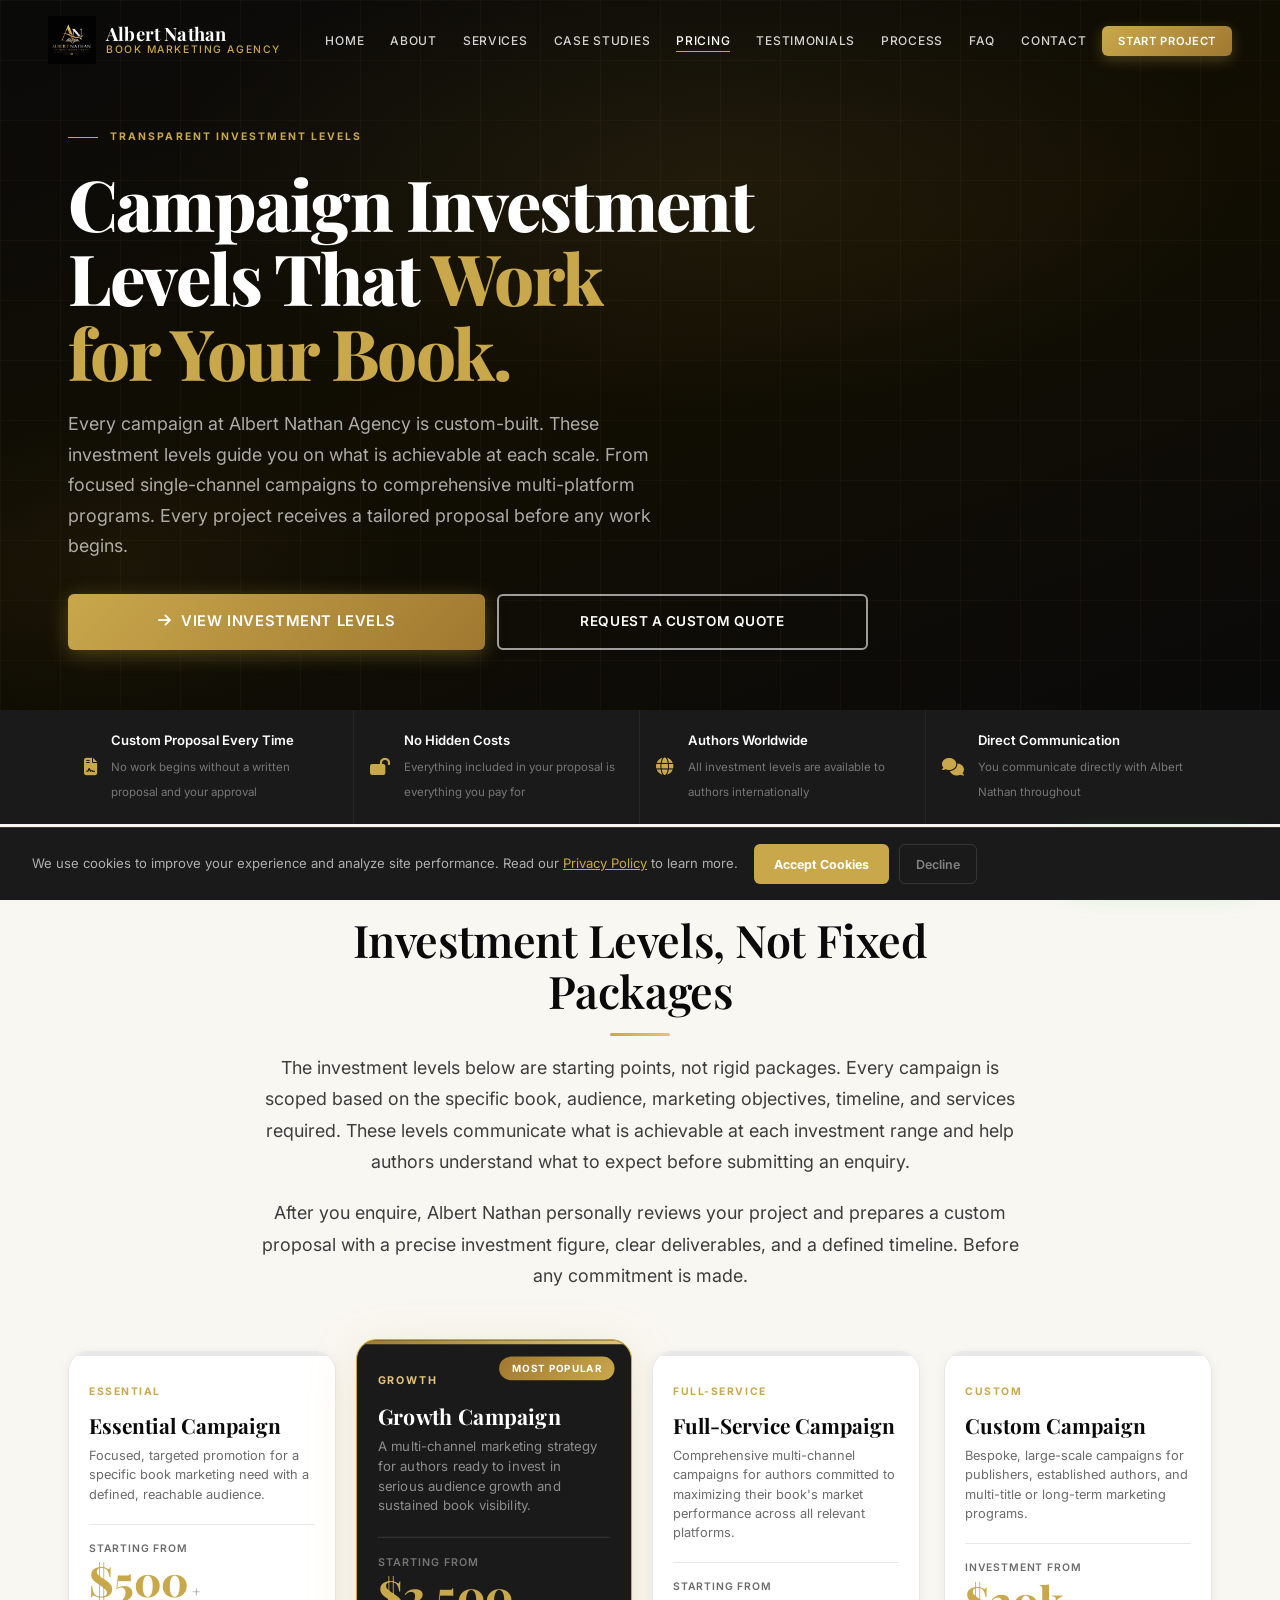
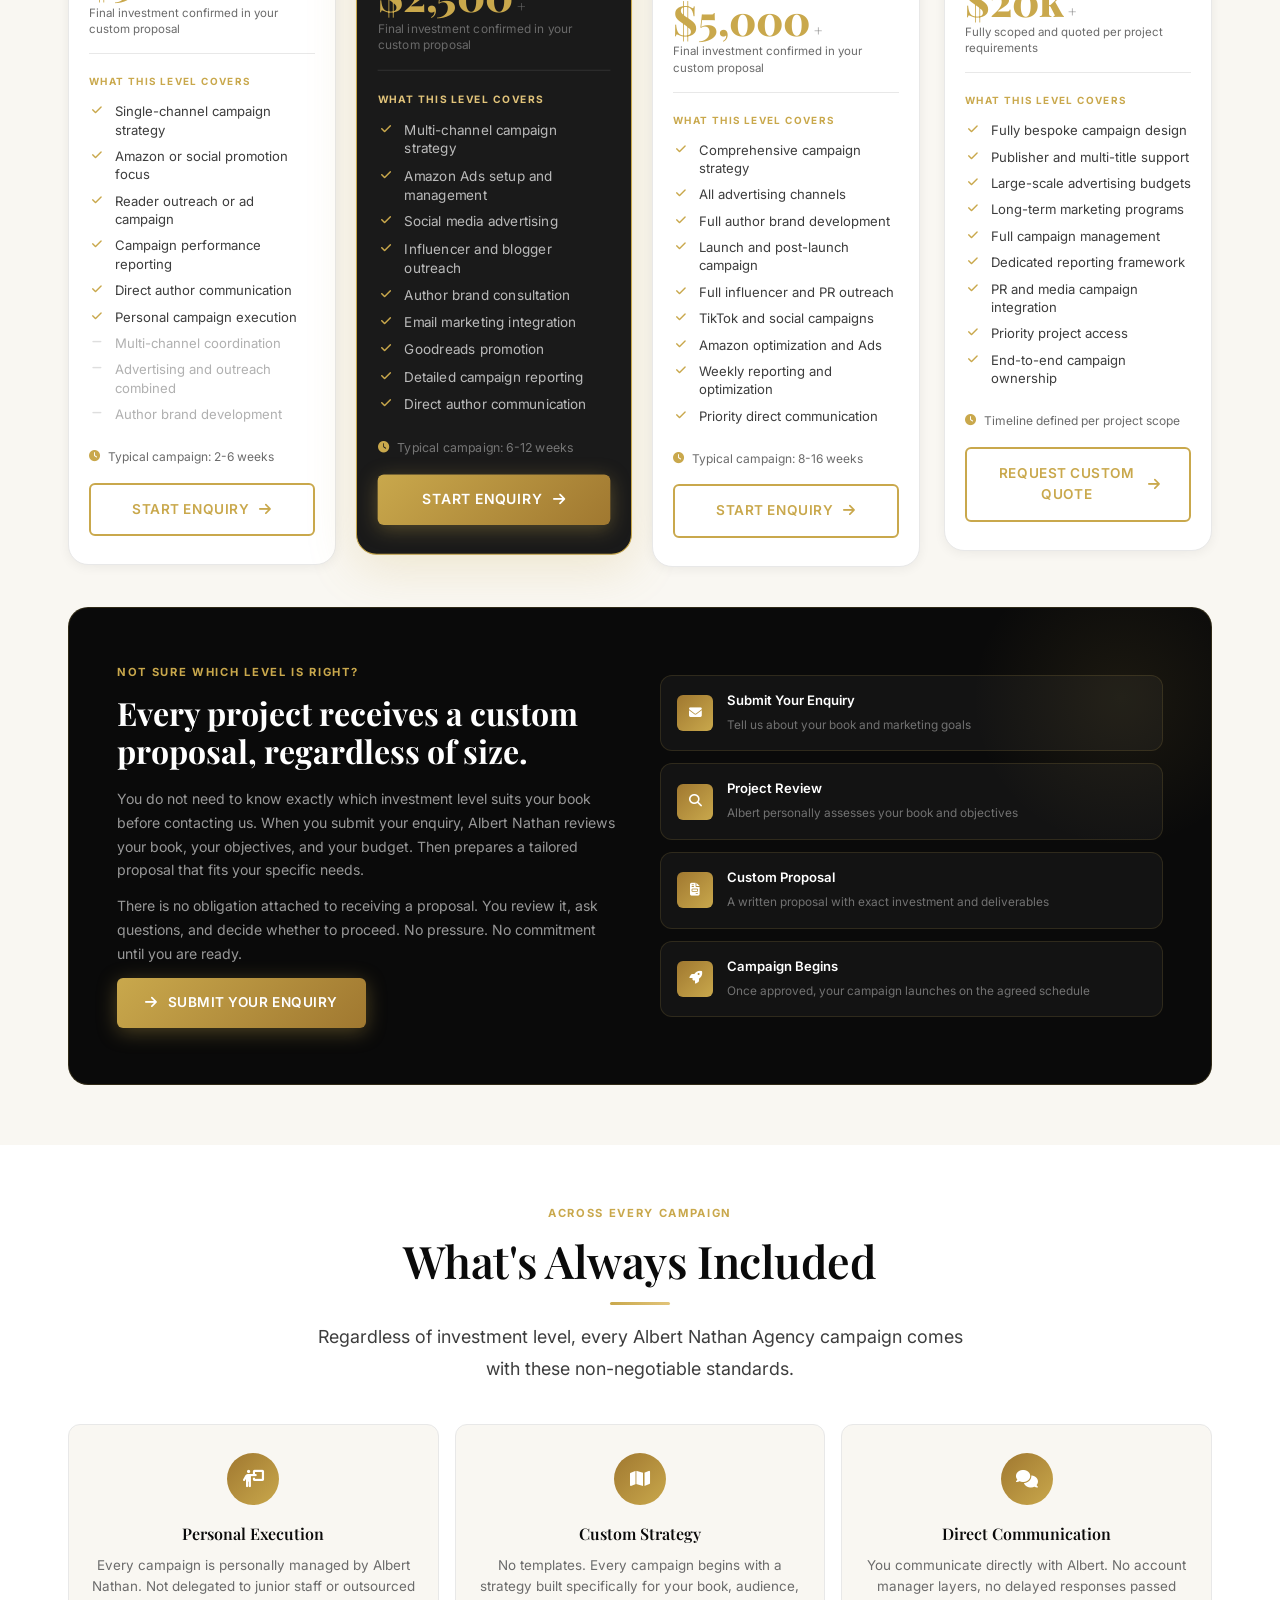
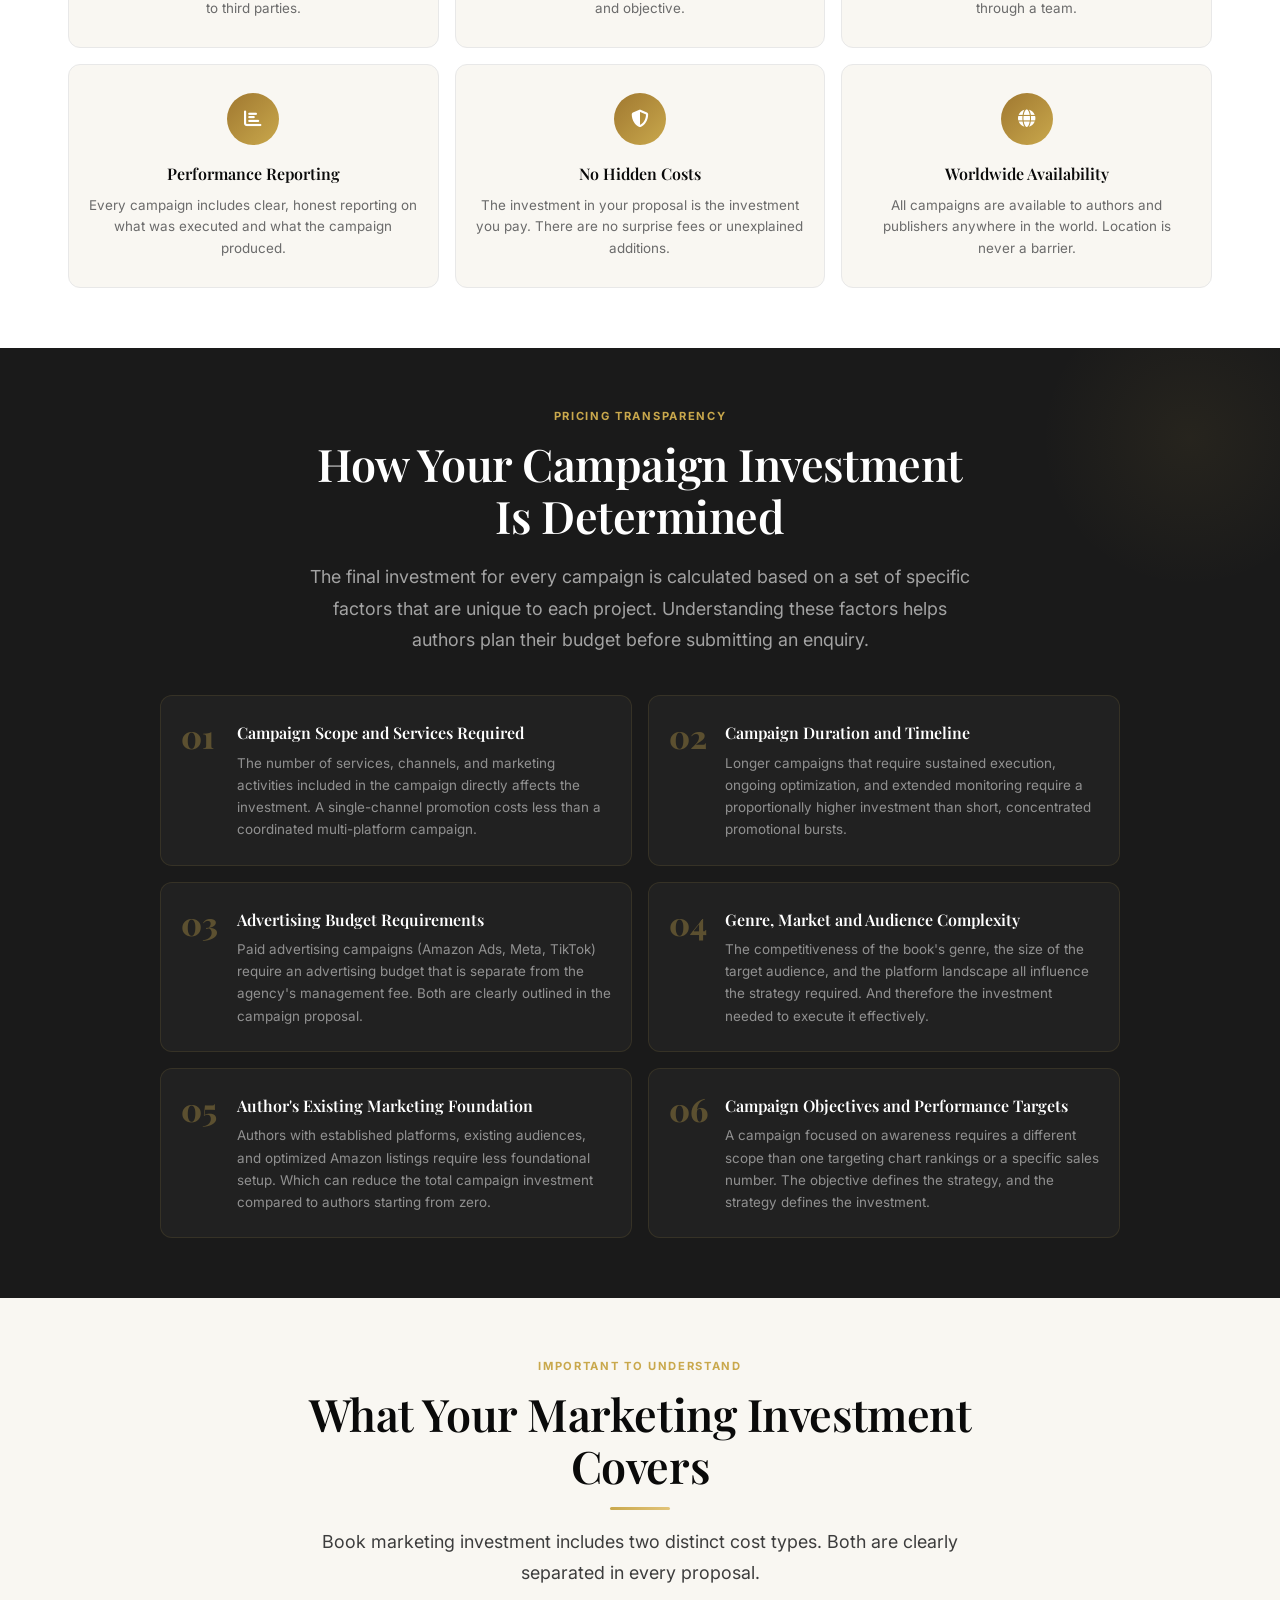
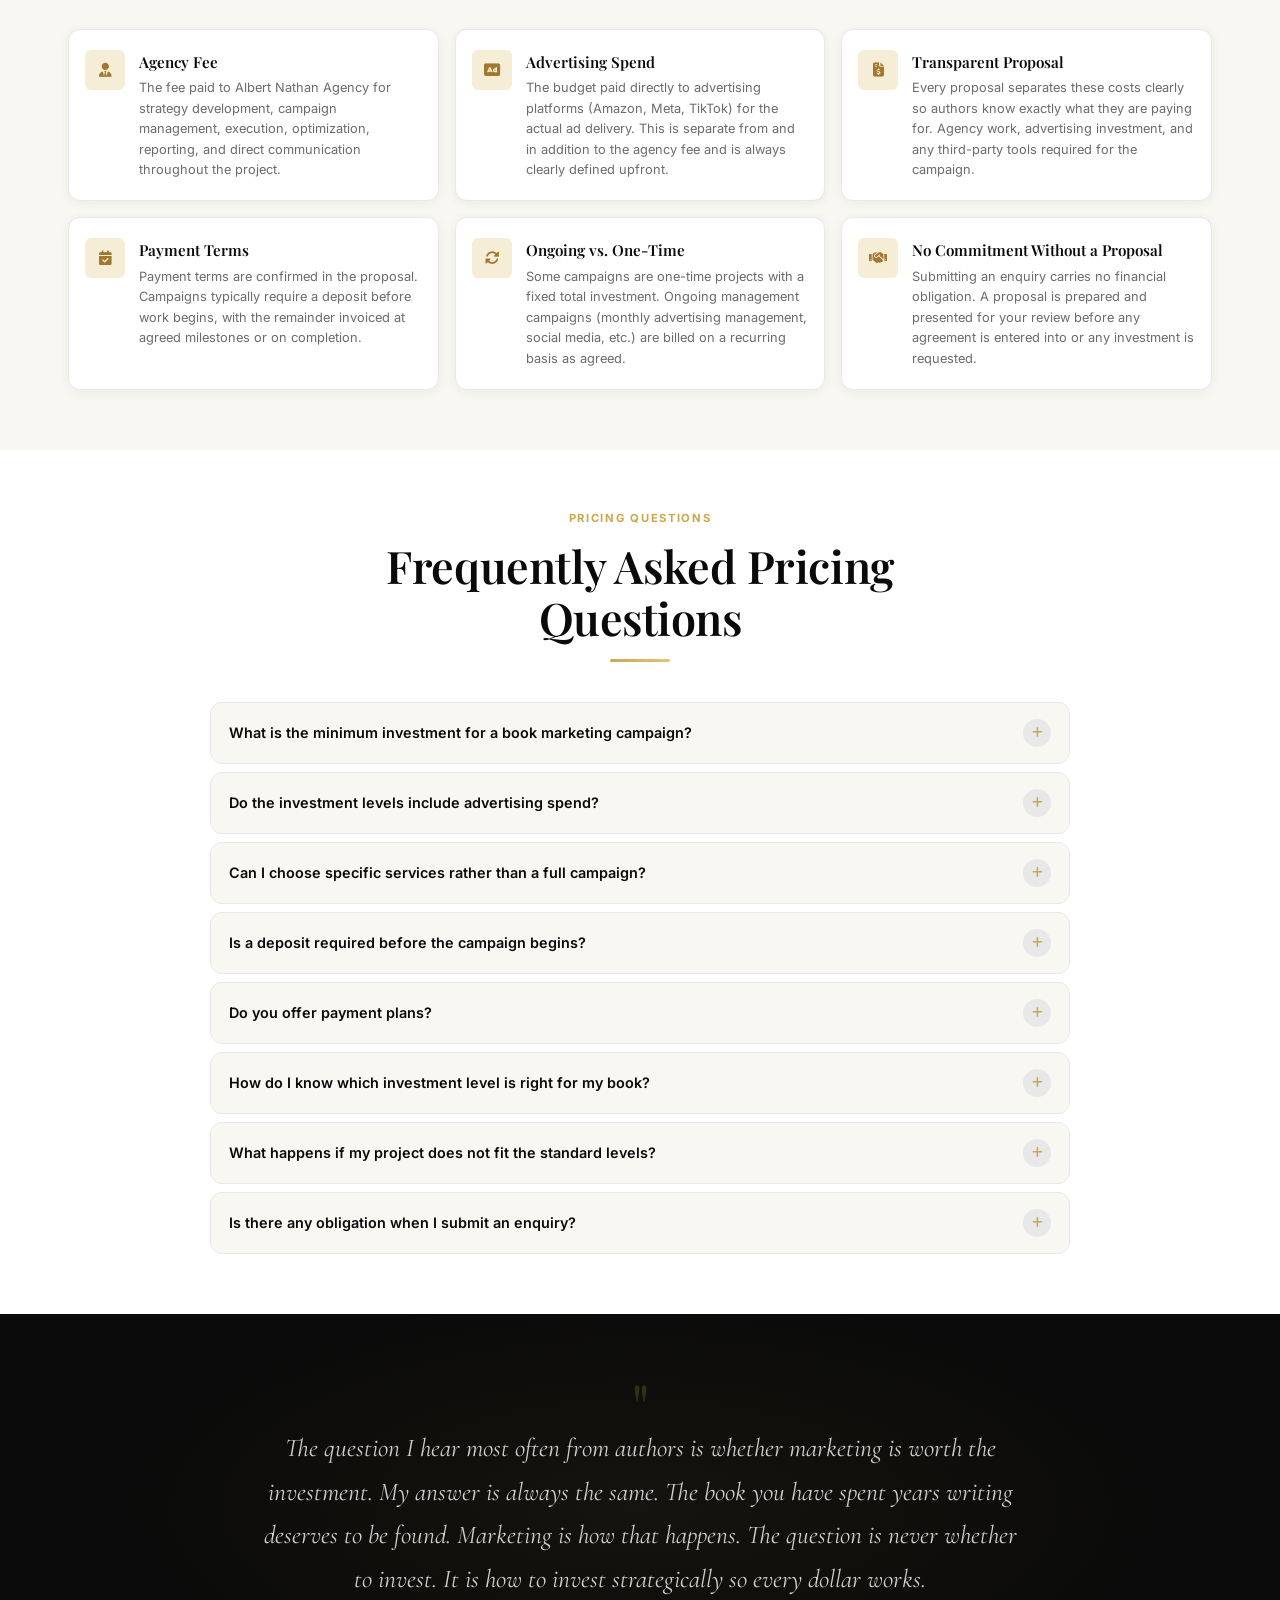
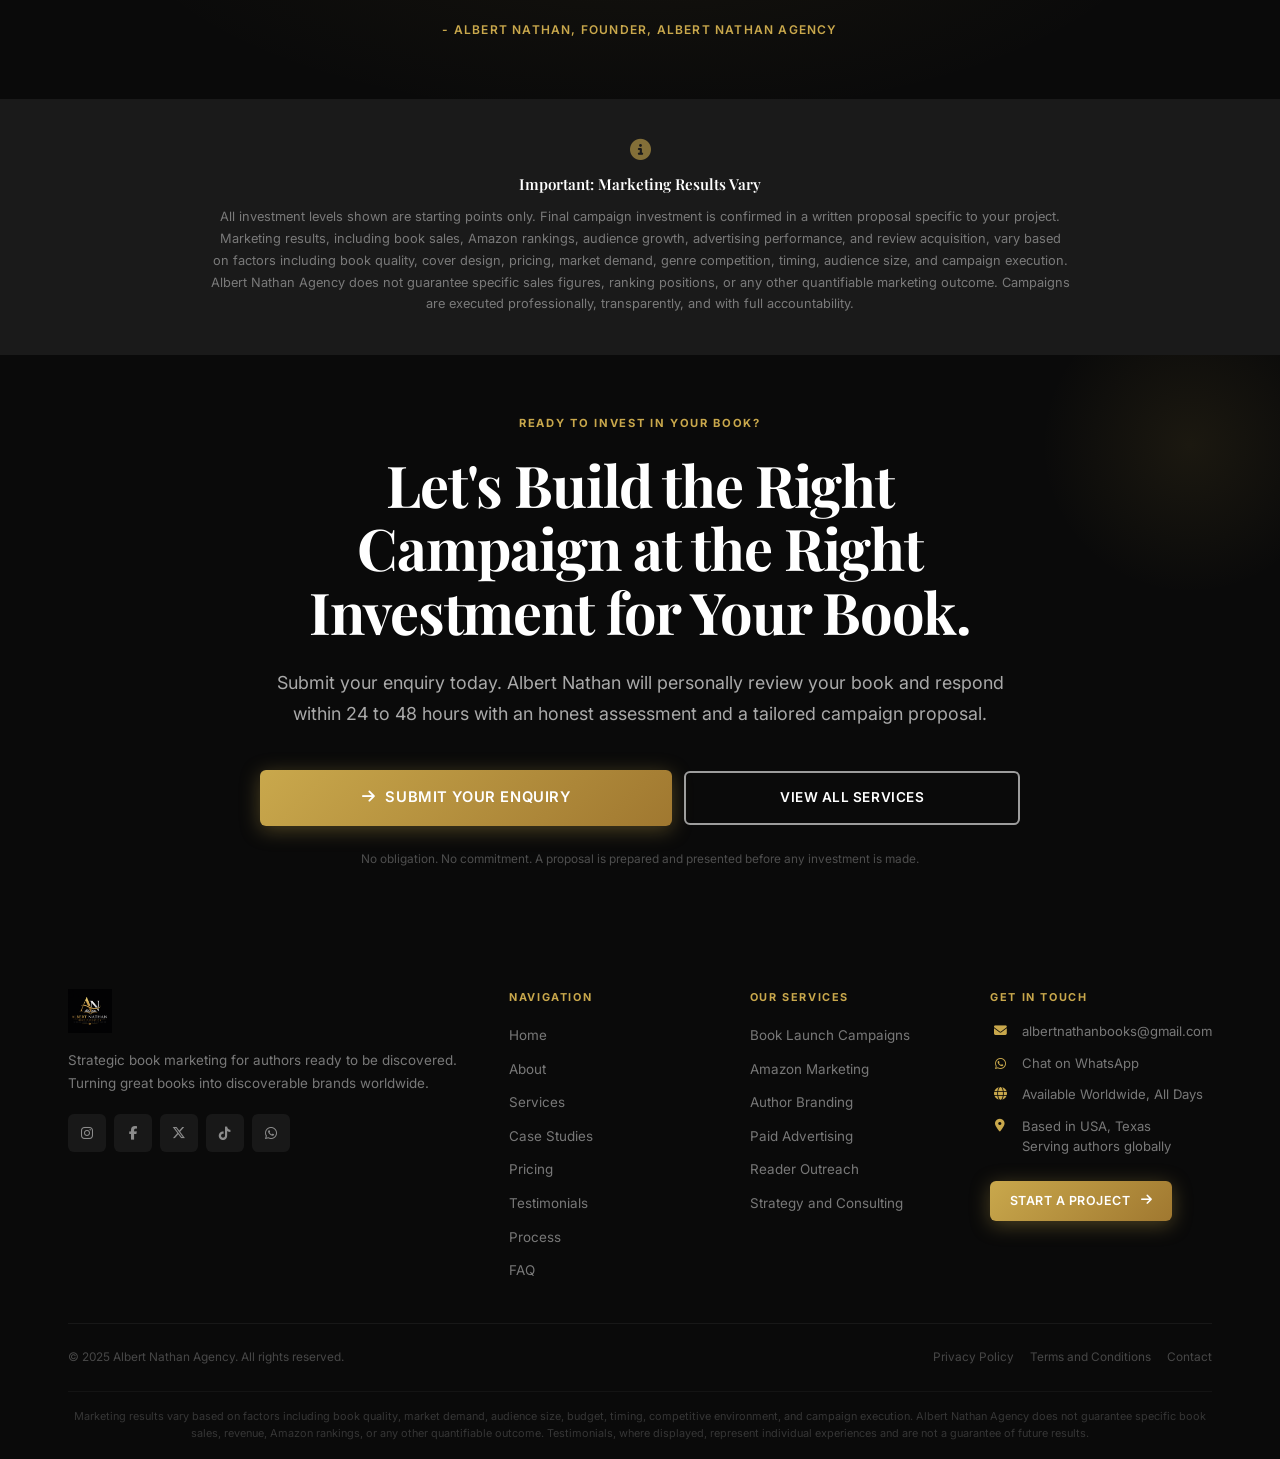
<file: pricing.html>
<!DOCTYPE html>
<html lang="en">
<head>
  <meta charset="UTF-8" /G>
  <meta name="viewport" content="width=device-width, initial-scale=1.0, maximum-scale=5.0" />
  <meta name="description" content="Book marketing pricing by Albert Nathan Agency - campaign investment levels from $500 to $20,000+. Custom proposals for every author and publisher. Worldwide." />
  <meta name="keywords" content="book marketing pricing, book marketing cost, book promotion pricing, author marketing packages, book launch campaign cost, Amazon book marketing price, book marketing agency pricing" />
  <meta name="author" content="Albert Nathan" />
  <meta property="og:title" content="Book Marketing Pricing | Albert Nathan Agency" />
  <meta property="og:description" content="Transparent book marketing investment levels from $500 to $20,000+. Every campaign receives a custom proposal. Authors and publishers worldwide." />
  <meta property="og:type" content="website" />
  <meta property="og:image" content="Albert Nathan.png" />
  <meta name="twitter:card" content="summary_large_image" />
  <meta name="twitter:title" content="Book Marketing Pricing | Albert Nathan Agency" />
  <meta name="twitter:description" content="Book marketing investment from $500. Custom campaigns for every author. Worldwide delivery." />
  <title>Book Marketing Pricing | Albert Nathan Agency</title>

  <link rel="icon" type="Albert Nathan.png" href="Albert Nathan.png" />
  <link rel="apple-touch-icon" href="Albert Nathan.png" />

  <link rel="preconnect" href="https://fonts.googleapis.com" />
  <link rel="preconnect" href="https://fonts.gstatic.com" crossorigin />
  <link href="https://fonts.googleapis.com/css2?family=Playfair+Display:ital,wght@0,400;0,500;0,600;0,700;0,800;1,400;1,600&family=Inter:wght@300;400;500;600;700&family=Cormorant+Garamond:ital,wght@0,400;0,500;0,600;1,400;1,600&display=swap" rel="stylesheet" />
  <link rel="stylesheet" href="https://cdnjs.cloudflare.com/ajax/libs/font-awesome/6.5.0/css/all.min.css" />

  <script async src="https://www.googletagmanager.com/gtag/js?id=G-317S3LQHLQ"></script>
  <script>
    window.dataLayer = window.dataLayer || [];
    function gtag(){dataLayer.push(arguments);}
    gtag('js', new Date());
    gtag('config', 'G-317S3LQHLQ');
  </script>

  <style>
    :root {
      --gold: #C9A84C;
      --gold-light: #E2C47A;
      --gold-dark: #A07830;
      --gold-pale: #F5EDD6;
      --black: #0A0A0A;
      --charcoal: #1A1A1A;
      --charcoal-mid: #2C2C2C;
      --charcoal-light: #3D3D3D;
      --white: #FFFFFF;
      --off-white: #F9F7F2;
      --grey-100: #F5F5F5;
      --grey-200: #E8E8E8;
      --grey-400: #ADADAD;
      --text-primary: #0A0A0A;
      --text-secondary: #3D3D3D;
      --text-muted: #6B6B6B;
      --border: rgba(201,168,76,0.25);
      --border-light: rgba(201,168,76,0.12);
      --shadow-sm: 0 2px 12px rgba(0,0,0,0.06);
      --shadow-md: 0 8px 32px rgba(0,0,0,0.10);
      --shadow-lg: 0 20px 60px rgba(0,0,0,0.14);
      --shadow-gold: 0 8px 32px rgba(201,168,76,0.20);
      --radius-sm: 6px;
      --radius-md: 12px;
      --radius-lg: 20px;
      --radius-xl: 32px;
      --transition: all 0.35s cubic-bezier(0.4, 0, 0.2, 1);
      --font-heading: 'Playfair Display', Georgia, serif;
      --font-sub: 'Cormorant Garamond', Georgia, serif;
      --font-body: 'Inter', -apple-system, sans-serif;
    }

    *, *::before, *::after { margin: 0; padding: 0; box-sizing: border-box; }
    html { scroll-behavior: smooth; font-size: 16px; -webkit-text-size-adjust: 100%; }
    body { font-family: var(--font-body); color: var(--text-primary); background: var(--white); line-height: 1.6; overflow-x: hidden; }
    img { max-width: 100%; height: auto; display: block; }
    a { color: inherit; text-decoration: none; }
    ul { list-style: none; }
    button { cursor: pointer; border: none; background: none; font-family: inherit; }

    .display-lg { font-family: var(--font-heading); font-size: clamp(2rem, 4.5vw, 4rem); font-weight: 700; line-height: 1.1; letter-spacing: -0.02em; }
    .display-md { font-family: var(--font-heading); font-size: clamp(1.6rem, 3.5vw, 3rem); font-weight: 600; line-height: 1.15; letter-spacing: -0.01em; }
    .label-tag { font-family: var(--font-body); font-size: 0.7rem; font-weight: 700; letter-spacing: 0.15em; text-transform: uppercase; color: var(--gold); display: block; }
    .body-lg { font-size: clamp(0.95rem, 1.4vw, 1.15rem); line-height: 1.75; color: var(--text-secondary); }
    .gold { color: var(--gold); }
    .white { color: var(--white); }
    .text-center { text-align: center; }
    .mt-8 { margin-top: 8px; } .mt-12 { margin-top: 12px; } .mt-16 { margin-top: 16px; }
    .mt-20 { margin-top: 20px; } .mt-24 { margin-top: 24px; } .mt-32 { margin-top: 32px; }
    .mt-40 { margin-top: 40px; } .mt-48 { margin-top: 48px; }

    .container { width: 100%; max-width: 1240px; margin: 0 auto; padding: 0 20px; box-sizing: border-box; }
    .container-narrow { width: 100%; max-width: 860px; margin: 0 auto; padding: 0 20px; box-sizing: border-box; }

    .btn {
      display: inline-flex; align-items: center; justify-content: center; gap: 10px;
      padding: 14px 28px; border-radius: var(--radius-sm);
      font-family: var(--font-body); font-size: 0.85rem;
      font-weight: 600; letter-spacing: 0.04em; text-transform: uppercase;
      transition: var(--transition); position: relative; overflow: hidden;
      min-height: 48px; text-align: center;
    }
    .btn::before { content: ''; position: absolute; top: 0; left: -100%; width: 100%; height: 100%; background: rgba(255,255,255,0.12); transition: left 0.4s ease; }
    .btn:hover::before { left: 0; }
    .btn-gold { background: linear-gradient(135deg, var(--gold) 0%, var(--gold-dark) 100%); color: var(--white); box-shadow: 0 4px 20px rgba(201,168,76,0.35); }
    .btn-gold:hover { transform: translateY(-2px); box-shadow: 0 8px 30px rgba(201,168,76,0.45); }
    .btn-outline-gold { background: transparent; color: var(--gold); border: 2px solid var(--gold); }
    .btn-outline-gold:hover { background: var(--gold); color: var(--white); transform: translateY(-2px); box-shadow: var(--shadow-gold); }
    .btn-outline-white { background: transparent; color: var(--white); border: 2px solid rgba(255,255,255,0.6); }
    .btn-outline-white:hover { background: rgba(255,255,255,0.1); border-color: var(--white); transform: translateY(-2px); }
    .btn-sm { padding: 10px 20px; font-size: 0.78rem; min-height: 40px; }
    .btn-lg { padding: 16px 36px; font-size: 0.92rem; min-height: 56px; }
    .btn-full { width: 100%; justify-content: center; }
    .btn-group { display: flex; flex-wrap: wrap; gap: 12px; align-items: center; }
    .btn-group .btn { flex: 1 1 auto; min-width: 140px; }

    .gold-line { width: 60px; height: 3px; background: linear-gradient(90deg, var(--gold), var(--gold-light)); border-radius: 2px; margin: 16px auto; }

    /* ============================================================
       NAVIGATION - FULLY FIXED
    ============================================================ */
    #navbar {
      position: fixed;
      top: 0;
      left: 0;
      right: 0;
      z-index: 1000;
      padding: 0 16px;
      height: 68px;
      display: flex;
      align-items: center;
      justify-content: space-between;
      background: transparent;
      transition: var(--transition);
    }
    #navbar.scrolled {
      background: rgba(10, 10, 10, 0.97);
      backdrop-filter: blur(20px);
      -webkit-backdrop-filter: blur(20px);
      height: 62px;
      box-shadow: 0 2px 30px rgba(0, 0, 0, 0.3);
    }

    .nav-logo { display: flex; align-items: center; gap: 10px; flex-shrink: 0; }
    .nav-logo img { height: 40px; width: auto; object-fit: contain; transition: var(--transition); }
    #navbar.scrolled .nav-logo img { height: 34px; }
    .nav-logo-text { display: flex; flex-direction: column; line-height: 1; }
    .nav-logo-name { font-family: var(--font-heading); font-size: 1rem; font-weight: 700; color: var(--white); letter-spacing: 0.01em; }
    .nav-logo-sub { font-size: 0.55rem; font-weight: 500; letter-spacing: 0.15em; text-transform: uppercase; color: var(--gold); margin-top: 2px; }

    .nav-links { display: none; align-items: center; gap: 6px; list-style: none; }
    .nav-links a { font-size: 0.75rem; font-weight: 500; letter-spacing: 0.06em; text-transform: uppercase; color: rgba(255, 255, 255, 0.82); padding: 6px 10px; border-radius: var(--radius-sm); transition: var(--transition); position: relative; }
    .nav-links a::after { content: ''; position: absolute; bottom: 2px; left: 10px; width: 0; height: 1.5px; background: var(--gold); transition: width 0.3s ease; }
    .nav-links a:hover { color: var(--white); }
    .nav-links a:hover::after, .nav-links a.active::after { width: calc(100% - 20px); }
    .nav-links a.active { color: var(--white); }
    .nav-cta { background: linear-gradient(135deg, var(--gold), var(--gold-dark)) !important; color: var(--white) !important; padding: 8px 16px !important; border-radius: var(--radius-sm) !important; font-weight: 600 !important; box-shadow: 0 4px 14px rgba(201,168,76,0.3); border: none !important; font-size: 0.7rem !important; }
    .nav-cta:hover { transform: translateY(-1px); box-shadow: 0 6px 20px rgba(201,168,76,0.45) !important; }
    .nav-cta::after { display: none !important; }

    .hamburger {
      display: flex;
      flex-direction: column;
      justify-content: center;
      align-items: center;
      width: 44px;
      height: 44px;
      gap: 5px;
      cursor: pointer;
      border-radius: var(--radius-sm);
      transition: var(--transition);
      flex-shrink: 0;
      z-index: 1001;
      padding: 8px;
      background: rgba(255, 255, 255, 0.05);
      border: 1px solid rgba(255, 255, 255, 0.1);
    }
    .hamburger:hover { background: rgba(255, 255, 255, 0.12); }
    .hamburger span { display: block; width: 24px; height: 2px; background: var(--white); border-radius: 2px; transition: all 0.3s ease; transform-origin: center; }
    .hamburger.open span:nth-child(1) { transform: translateY(7px) rotate(45deg); }
    .hamburger.open span:nth-child(2) { opacity: 0; transform: scaleX(0); }
    .hamburger.open span:nth-child(3) { transform: translateY(-7px) rotate(-45deg); }

    .nav-mobile {
      display: none !important;
      position: fixed;
      top: 0;
      left: 0;
      right: 0;
      bottom: 0;
      background: rgba(10, 10, 10, 0.98);
      z-index: 999;
      flex-direction: column;
      align-items: center;
      justify-content: center;
      gap: 8px;
      opacity: 0;
      pointer-events: none;
      transition: opacity 0.4s ease;
      padding: 80px 30px 40px;
    }
    .nav-mobile.active { display: flex !important; opacity: 1; pointer-events: all; }
    .nav-mobile a { font-family: var(--font-heading); font-size: 1.6rem; font-weight: 600; color: var(--white); transition: var(--transition); text-align: center; padding: 10px 0; width: 100%; border-bottom: 1px solid rgba(255, 255, 255, 0.06); }
    .nav-mobile a:hover { color: var(--gold); }
    .nav-mobile .nav-mobile-cta { margin-top: 24px; width: 100%; }
    .nav-mobile .nav-mobile-cta .btn { font-size: 0.85rem; padding: 14px 32px; width: 100%; justify-content: center; }

    @media (min-width: 769px) {
      #navbar { padding: 0 32px; height: 80px; }
      .nav-links { display: flex; }
      .hamburger { display: none !important; }
      .nav-mobile { display: none !important; }
      .container { padding: 0 32px; }
      .nav-logo img { height: 48px; }
      #navbar.scrolled .nav-logo img { height: 40px; }
      .nav-logo-name { font-size: 1.15rem; }
      .nav-logo-sub { font-size: 0.65rem; }
    }

    @media (max-width: 768px) {
      .nav-links { display: none !important; }
      .hamburger { display: flex !important; }
    }

    /* ============================================================
       PROMISE STRIP - FIXED FOR MOBILE
    ============================================================ */
    #pricing-promise {
      background: var(--charcoal);
      padding: 0;
      width: 100%;
      overflow: hidden;
    }
    .promise-inner {
      display: grid;
      grid-template-columns: repeat(4, 1fr);
      gap: 0;
      width: 100%;
    }
    .promise-item {
      display: flex;
      align-items: center;
      gap: 14px;
      padding: 20px 16px;
      border-right: 1px solid rgba(255, 255, 255, 0.06);
      transition: var(--transition);
      width: 100%;
      box-sizing: border-box;
    }
    .promise-item:last-child { border-right: none; }
    .promise-item:hover { background: rgba(201, 168, 76, 0.05); }
    .promise-icon { color: var(--gold); font-size: 1.1rem; flex-shrink: 0; }
    .promise-text strong { display: block; font-size: 0.82rem; font-weight: 600; color: var(--white); margin-bottom: 2px; }
    .promise-text span { font-size: 0.72rem; color: rgba(255, 255, 255, 0.40); line-height: 1.4; }

    /* Mobile: Stack promise items vertically */
    @media (max-width: 768px) {
      .promise-inner {
        grid-template-columns: 1fr !important;
        gap: 0;
      }
      .promise-item {
        border-right: none !important;
        border-bottom: 1px solid rgba(255, 255, 255, 0.06);
        padding: 16px 20px;
        width: 100%;
      }
      .promise-item:last-child {
        border-bottom: none;
      }
    }

    /* ============================================================
       PRICING HERO
    ============================================================ */
    #pricing-hero {
      position: relative;
      min-height: 50vh;
      padding: 100px 0 60px;
      display: flex;
      align-items: center;
      background: var(--black);
      overflow: hidden;
    }
    .pricing-hero-bg {
      position: absolute;
      inset: 0;
      background:
        radial-gradient(ellipse 70% 55% at 55% 25%, rgba(201, 168, 76, 0.09) 0%, transparent 60%),
        radial-gradient(ellipse 40% 40% at 10% 80%, rgba(201, 168, 76, 0.05) 0%, transparent 55%),
        linear-gradient(160deg, #0A0A0A 0%, #120E02 50%, #0A0A0A 100%);
    }
    .pricing-hero-grid {
      position: absolute;
      inset: 0;
      background-image: linear-gradient(rgba(201, 168, 76, 0.04) 1px, transparent 1px), linear-gradient(90deg, rgba(201, 168, 76, 0.04) 1px, transparent 1px);
      background-size: 60px 60px;
      pointer-events: none;
    }
    .pricing-hero-inner {
      position: relative;
      z-index: 2;
      max-width: 800px;
      padding-top: 20px;
      text-align: left;
    }
    .hero-eyebrow {
      display: inline-flex;
      align-items: center;
      gap: 12px;
      margin-bottom: 20px;
      opacity: 0;
      animation: fadeInUp 0.8s ease 0.2s forwards;
    }
    .hero-eyebrow-line { width: 30px; height: 1.5px; background: var(--gold); }
    .hero-eyebrow-text { font-size: 0.65rem; font-weight: 700; letter-spacing: 0.2em; text-transform: uppercase; color: var(--gold); }
    .pricing-hero-title {
      font-family: var(--font-heading);
      font-size: clamp(2.2rem, 5.5vw, 5rem);
      font-weight: 800;
      line-height: 1.06;
      letter-spacing: -0.025em;
      color: var(--white);
      opacity: 0;
      animation: fadeInUp 0.9s ease 0.4s forwards;
    }
    .pricing-hero-title .gold { color: var(--gold); }
    .pricing-hero-sub {
      font-size: clamp(0.95rem, 1.4vw, 1.15rem);
      line-height: 1.7;
      color: rgba(255, 255, 255, 0.65);
      max-width: 620px;
      margin-top: 20px;
      opacity: 0;
      animation: fadeInUp 0.9s ease 0.6s forwards;
    }
    .pricing-hero-cta {
      display: flex;
      flex-wrap: wrap;
      gap: 12px;
      margin-top: 32px;
      opacity: 0;
      animation: fadeInUp 0.9s ease 0.8s forwards;
    }
    .pricing-hero-cta .btn { flex: 1 1 auto; min-width: 160px; }

    /* ============================================================
       PRICING INTRO
    ============================================================ */
    #pricing-intro {
      background: var(--off-white);
      padding: 60px 0 40px;
    }
    .pricing-intro-inner {
      text-align: center;
      max-width: 760px;
      margin: 0 auto;
    }
    .pricing-intro-inner .label-tag { margin-bottom: 12px; }
    .pricing-intro-inner .gold-line { margin: 16px auto; }

    /* ============================================================
       PRICING CARDS
    ============================================================ */
    #pricing-cards {
      background: var(--off-white);
      padding: 20px 0 60px;
    }
    .pricing-grid {
      display: grid;
      grid-template-columns: 1fr;
      gap: 24px;
      align-items: start;
    }

    .p-card {
      background: var(--white);
      border-radius: var(--radius-lg);
      border: 1px solid var(--grey-200);
      box-shadow: var(--shadow-sm);
      transition: var(--transition);
      position: relative;
      display: flex;
      flex-direction: column;
      overflow: hidden;
    }
    .p-card:hover { transform: translateY(-4px); box-shadow: var(--shadow-md); }

    .p-card.featured {
      background: var(--charcoal);
      border-color: var(--gold);
      box-shadow: 0 12px 48px rgba(201, 168, 76, 0.22);
      transform: scale(1);
    }
    .p-card.featured:hover { transform: translateY(-4px); }

    .p-card-bar { height: 4px; background: var(--grey-200); }
    .p-card.featured .p-card-bar { background: linear-gradient(90deg, var(--gold-dark), var(--gold-light)); }
    .p-card:not(.featured):hover .p-card-bar { background: linear-gradient(90deg, var(--gold-dark), var(--gold)); }

    .p-badge {
      position: absolute;
      top: 16px;
      right: 16px;
      background: linear-gradient(135deg, var(--gold-dark), var(--gold));
      color: var(--white);
      font-size: 0.6rem;
      font-weight: 700;
      letter-spacing: 0.12em;
      text-transform: uppercase;
      padding: 4px 12px;
      border-radius: 20px;
    }

    .p-card-body { padding: 28px 20px 0; flex: 1; }
    .p-tier { font-size: 0.65rem; font-weight: 700; letter-spacing: 0.15em; text-transform: uppercase; color: var(--gold); margin-bottom: 8px; }
    .p-card.featured .p-tier { color: var(--gold-light); }
    .p-name { font-family: var(--font-heading); font-size: 1.3rem; font-weight: 700; color: var(--text-primary); margin-bottom: 4px; }
    .p-card.featured .p-name { color: var(--white); }
    .p-tagline { font-size: 0.8rem; color: var(--text-muted); line-height: 1.5; margin-bottom: 20px; }
    .p-card.featured .p-tagline { color: rgba(255, 255, 255, 0.50); }

    .p-price-block {
      padding: 16px 0 16px;
      border-top: 1px solid var(--grey-200);
      border-bottom: 1px solid var(--grey-200);
      margin-bottom: 20px;
    }
    .p-card.featured .p-price-block { border-top-color: rgba(255, 255, 255, 0.10); border-bottom-color: rgba(255, 255, 255, 0.10); }
    .p-from { font-size: 0.65rem; font-weight: 600; letter-spacing: 0.08em; text-transform: uppercase; color: var(--text-muted); margin-bottom: 2px; }
    .p-card.featured .p-from { color: rgba(255, 255, 255, 0.40); }
    .p-price { font-family: var(--font-heading); font-size: 2.6rem; font-weight: 800; color: var(--gold); line-height: 1; }
    .p-price-suffix { font-size: 0.9rem; font-weight: 500; color: var(--text-muted); margin-left: 4px; }
    .p-card.featured .p-price-suffix { color: rgba(255, 255, 255, 0.40); }
    .p-price-note { font-size: 0.72rem; color: var(--text-muted); margin-top: 4px; line-height: 1.4; }
    .p-card.featured .p-price-note { color: rgba(255, 255, 255, 0.35); }

    .p-features-label { font-size: 0.62rem; font-weight: 700; letter-spacing: 0.14em; text-transform: uppercase; color: var(--gold); margin-bottom: 12px; }
    .p-card.featured .p-features-label { color: var(--gold-light); }
    .p-features { display: flex; flex-direction: column; gap: 8px; margin-bottom: 24px; }
    .p-feature { display: flex; align-items: flex-start; gap: 10px; font-size: 0.82rem; color: var(--text-secondary); line-height: 1.4; }
    .p-feature i { color: var(--gold); font-size: 0.7rem; margin-top: 3px; flex-shrink: 0; width: 16px; text-align: center; }
    .p-card.featured .p-feature { color: rgba(255, 255, 255, 0.70); }
    .p-feature.na { opacity: 0.40; }
    .p-feature.na i { color: var(--grey-400); }

    .p-card-footer { padding: 0 20px 28px; margin-top: auto; }
    .p-timeline { display: flex; align-items: center; gap: 8px; font-size: 0.75rem; color: var(--text-muted); margin-bottom: 16px; }
    .p-card.featured .p-timeline { color: rgba(255, 255, 255, 0.40); }
    .p-timeline i { color: var(--gold); font-size: 0.7rem; }

    /* ============================================================
       CUSTOM QUOTE CARD
    ============================================================ */
    .custom-quote-card {
      background: var(--black);
      border-radius: var(--radius-lg);
      padding: 36px 24px;
      margin-top: 40px;
      border: 1px solid rgba(201, 168, 76, 0.20);
      position: relative;
      overflow: hidden;
      display: grid;
      grid-template-columns: 1fr;
      gap: 32px;
      align-items: center;
    }
    .custom-quote-card::before {
      content: '';
      position: absolute;
      top: -60px;
      right: -60px;
      width: 300px;
      height: 300px;
      border-radius: 50%;
      background: radial-gradient(circle, rgba(201, 168, 76, 0.09) 0%, transparent 70%);
    }
    .cqc-left { position: relative; z-index: 1; }
    .cqc-left .label-tag { display: block; margin-bottom: 12px; }
    .cqc-left h3 { font-family: var(--font-heading); font-size: clamp(1.3rem, 2.5vw, 2.4rem); font-weight: 700; color: var(--white); margin-bottom: 16px; line-height: 1.2; }
    .cqc-left p { font-size: 0.88rem; line-height: 1.7; color: rgba(255, 255, 255, 0.58); margin-bottom: 12px; }
    .cqc-right { display: flex; flex-direction: column; gap: 12px; position: relative; z-index: 1; }

    .cqc-feature {
      display: flex;
      align-items: center;
      gap: 14px;
      padding: 14px 16px;
      background: rgba(255, 255, 255, 0.04);
      border: 1px solid rgba(201, 168, 76, 0.15);
      border-radius: var(--radius-md);
      transition: var(--transition);
    }
    .cqc-feature:hover { background: rgba(201, 168, 76, 0.08); border-color: rgba(201, 168, 76, 0.30); }
    .cqc-feature-icon {
      width: 36px;
      height: 36px;
      border-radius: var(--radius-sm);
      background: linear-gradient(135deg, var(--gold-dark), var(--gold));
      display: flex;
      align-items: center;
      justify-content: center;
      color: var(--white);
      font-size: 0.8rem;
      flex-shrink: 0;
    }
    .cqc-feature-text strong { display: block; font-size: 0.82rem; font-weight: 600; color: var(--white); }
    .cqc-feature-text span { font-size: 0.74rem; color: rgba(255, 255, 255, 0.40); }
    .cqc-cta { margin-top: 8px; }

    /* ============================================================
       WHAT'S ALWAYS INCLUDED
    ============================================================ */
    #always-included {
      background: var(--white);
      padding: 60px 0;
    }
    .ai-header { text-align: center; max-width: 680px; margin: 0 auto 40px; }
    .ai-header .label-tag { margin-bottom: 12px; }
    .ai-header .gold-line { margin: 16px auto; }

    .ai-grid {
      display: grid;
      grid-template-columns: 1fr;
      gap: 16px;
    }
    .ai-card {
      background: var(--off-white);
      border-radius: var(--radius-md);
      padding: 28px 20px;
      border: 1px solid var(--grey-200);
      text-align: center;
      transition: var(--transition);
    }
    .ai-card:hover { border-color: var(--gold); transform: translateY(-4px); box-shadow: var(--shadow-md); }
    .ai-icon {
      width: 52px;
      height: 52px;
      border-radius: 50%;
      background: linear-gradient(135deg, var(--gold-dark), var(--gold));
      display: flex;
      align-items: center;
      justify-content: center;
      color: var(--white);
      font-size: 1.1rem;
      margin: 0 auto 16px;
    }
    .ai-card h3 { font-family: var(--font-heading); font-size: 1rem; font-weight: 600; color: var(--text-primary); margin-bottom: 8px; }
    .ai-card p { font-size: 0.84rem; line-height: 1.6; color: var(--text-muted); }

    /* ============================================================
       HOW PRICING WORKS
    ============================================================ */
    #how-pricing {
      background: var(--charcoal);
      padding: 60px 0;
      position: relative;
      overflow: hidden;
    }
    #how-pricing::before {
      content: '';
      position: absolute;
      top: -60px;
      right: -60px;
      width: 300px;
      height: 300px;
      border-radius: 50%;
      background: radial-gradient(circle, rgba(201, 168, 76, 0.07) 0%, transparent 70%);
    }
    .hp-header { text-align: center; max-width: 680px; margin: 0 auto 40px; }
    .hp-header .label-tag { margin-bottom: 12px; }
    .hp-header .display-md { color: var(--white); margin-bottom: 16px; }
    .hp-header .body-lg { color: rgba(255, 255, 255, 0.60); }

    .hp-steps {
      display: grid;
      grid-template-columns: 1fr;
      gap: 16px;
      max-width: 960px;
      margin: 0 auto;
    }
    .hp-step {
      background: rgba(255, 255, 255, 0.03);
      border: 1px solid rgba(201, 168, 76, 0.12);
      border-radius: var(--radius-md);
      padding: 24px 20px;
      display: flex;
      gap: 16px;
      transition: var(--transition);
    }
    .hp-step:hover { background: rgba(201, 168, 76, 0.06); border-color: rgba(201, 168, 76, 0.25); }
    .hp-step-num { font-family: var(--font-heading); font-size: 2rem; font-weight: 800; color: var(--gold); opacity: 0.35; line-height: 1; flex-shrink: 0; transition: var(--transition); min-width: 40px; }
    .hp-step:hover .hp-step-num { opacity: 1; }
    .hp-step-body h4 { font-family: var(--font-heading); font-size: 1rem; font-weight: 600; color: var(--white); margin-bottom: 6px; }
    .hp-step-body p { font-size: 0.84rem; line-height: 1.65; color: rgba(255, 255, 255, 0.50); }

    /* ============================================================
       INVESTMENT FACTORS
    ============================================================ */
    #investment-factors {
      background: var(--off-white);
      padding: 60px 0;
    }
    .if-header { text-align: center; max-width: 680px; margin: 0 auto 40px; }
    .if-header .label-tag { margin-bottom: 12px; }
    .if-header .gold-line { margin: 16px auto; }

    .if-grid {
      display: grid;
      grid-template-columns: 1fr;
      gap: 16px;
    }
    .if-card {
      background: var(--white);
      border-radius: var(--radius-md);
      padding: 20px 16px;
      border: 1px solid var(--grey-200);
      display: flex;
      align-items: flex-start;
      gap: 14px;
      transition: var(--transition);
      box-shadow: var(--shadow-sm);
    }
    .if-card:hover { border-color: var(--gold); transform: translateX(4px); box-shadow: var(--shadow-md); }
    .if-icon {
      width: 40px;
      height: 40px;
      border-radius: var(--radius-sm);
      background: var(--gold-pale);
      display: flex;
      align-items: center;
      justify-content: center;
      color: var(--gold-dark);
      font-size: 0.9rem;
      flex-shrink: 0;
    }
    .if-card h4 { font-family: var(--font-heading); font-size: 0.95rem; font-weight: 600; color: var(--text-primary); margin-bottom: 4px; }
    .if-card p { font-size: 0.8rem; line-height: 1.6; color: var(--text-muted); }

    /* ============================================================
       FAQ PRICING
    ============================================================ */
    #pricing-faq {
      background: var(--white);
      padding: 60px 0;
    }
    .pfaq-header { text-align: center; max-width: 680px; margin: 0 auto 40px; }
    .pfaq-header .label-tag { margin-bottom: 12px; }
    .pfaq-header .gold-line { margin: 16px auto; }

    .pfaq-list { max-width: 860px; margin: 0 auto; display: flex; flex-direction: column; gap: 8px; }
    .pfaq-item {
      background: var(--off-white);
      border-radius: var(--radius-md);
      border: 1px solid var(--grey-200);
      overflow: hidden;
      transition: var(--transition);
    }
    .pfaq-item.open { border-color: var(--gold); box-shadow: var(--shadow-sm); }
    .pfaq-question {
      display: flex;
      align-items: center;
      justify-content: space-between;
      gap: 12px;
      padding: 16px 18px;
      cursor: pointer;
      transition: var(--transition);
    }
    .pfaq-question:hover { background: var(--grey-100); }
    .pfaq-q-text { font-size: 0.9rem; font-weight: 600; color: var(--text-primary); flex: 1; line-height: 1.4; }
    .pfaq-icon {
      width: 28px;
      height: 28px;
      border-radius: 50%;
      background: var(--grey-200);
      display: flex;
      align-items: center;
      justify-content: center;
      color: var(--gold);
      font-size: 0.75rem;
      flex-shrink: 0;
      transition: var(--transition);
    }
    .pfaq-item.open .pfaq-icon { background: var(--gold); color: var(--white); transform: rotate(45deg); }
    .pfaq-answer { max-height: 0; overflow: hidden; transition: max-height 0.4s ease; }
    .pfaq-item.open .pfaq-answer { max-height: 400px; }
    .pfaq-answer-inner { padding: 0 18px 20px; font-size: 0.84rem; line-height: 1.7; color: var(--text-muted); }

    /* ============================================================
       PULL QUOTE
    ============================================================ */
    #pricing-quote {
      background: var(--black);
      padding: 60px 0;
      position: relative;
      overflow: hidden;
    }
    #pricing-quote::before {
      content: '';
      position: absolute;
      inset: 0;
      background: radial-gradient(ellipse 60% 80% at 50% 50%, rgba(201, 168, 76, 0.06) 0%, transparent 70%);
    }
    .pq-inner {
      max-width: 760px;
      margin: 0 auto;
      text-align: center;
      position: relative;
      z-index: 1;
    }
    .pq-quote-mark { font-family: var(--font-heading); font-size: 4rem; color: var(--gold); opacity: 0.20; line-height: 1; margin-bottom: 0; }
    .pq-text { font-family: var(--font-sub); font-size: clamp(1.1rem, 2vw, 1.6rem); font-style: italic; color: rgba(255, 255, 255, 0.80); line-height: 1.7; margin-top: -12px; }
    .pq-attr { margin-top: 20px; font-size: 0.75rem; font-weight: 600; letter-spacing: 0.1em; text-transform: uppercase; color: var(--gold); }

    /* ============================================================
       DISCLAIMER
    ============================================================ */
    #pricing-disclaimer {
      background: var(--charcoal);
      padding: 40px 0;
    }
    .pd-inner { max-width: 860px; margin: 0 auto; text-align: center; }
    .pd-inner i { font-size: 1.3rem; color: var(--gold); opacity: 0.6; margin-bottom: 12px; }
    .pd-inner h4 { font-family: var(--font-heading); font-size: 0.95rem; font-weight: 600; color: var(--white); margin-bottom: 10px; }
    .pd-inner p { font-size: 0.8rem; line-height: 1.7; color: rgba(255, 255, 255, 0.42); }

    /* ============================================================
       FINAL CTA
    ============================================================ */
    #pricing-cta {
      background: var(--black);
      padding: 60px 0;
      position: relative;
      overflow: hidden;
    }
    #pricing-cta::before {
      content: '';
      position: absolute;
      top: -60px;
      right: -60px;
      width: 300px;
      height: 300px;
      border-radius: 50%;
      background: radial-gradient(circle, rgba(201, 168, 76, 0.09) 0%, transparent 70%);
    }
    .pricing-cta-inner {
      text-align: center;
      max-width: 760px;
      margin: 0 auto;
      position: relative;
      z-index: 1;
    }
    .pricing-cta-inner .label-tag { margin-bottom: 16px; }
    .pricing-cta-inner .display-lg { color: var(--white); margin-bottom: 20px; }
    .pricing-cta-inner .body-lg { color: rgba(255, 255, 255, 0.65); margin-bottom: 32px; }
    .pricing-cta-inner .btn-group { justify-content: center; }
    .pricing-cta-inner .btn-group .btn { flex: 1 1 auto; min-width: 160px; }
    .cta-disclaimer { margin-top: 24px; font-size: 0.74rem; color: rgba(255, 255, 255, 0.28); line-height: 1.6; }

    /* ============================================================
       FOOTER
    ============================================================ */
    #footer { background: var(--black); padding-top: 60px; }
    .footer-top { display: grid; grid-template-columns: 1fr; gap: 32px; padding-bottom: 40px; border-bottom: 1px solid rgba(255, 255, 255, 0.06); }
    .footer-brand img { height: 44px; width: auto; object-fit: contain; margin-bottom: 16px; }
    .footer-brand p { font-size: 0.84rem; line-height: 1.7; color: rgba(255, 255, 255, 0.45); margin-bottom: 20px; max-width: 100%; }
    .footer-socials { display: flex; gap: 8px; flex-wrap: wrap; }
    .social-btn { width: 38px; height: 38px; border-radius: var(--radius-sm); background: rgba(255, 255, 255, 0.06); display: flex; align-items: center; justify-content: center; color: rgba(255, 255, 255, 0.50); font-size: 0.85rem; transition: var(--transition); text-decoration: none; }
    .social-btn:hover { background: var(--gold); color: var(--white); transform: translateY(-3px); }
    .footer-col h4 { font-size: 0.68rem; font-weight: 700; letter-spacing: 0.15em; text-transform: uppercase; color: var(--gold); margin-bottom: 16px; }
    .footer-col ul { display: flex; flex-direction: column; gap: 8px; }
    .footer-col ul li a { font-size: 0.84rem; color: rgba(255, 255, 255, 0.45); transition: var(--transition); }
    .footer-col ul li a:hover { color: var(--white); padding-left: 4px; }
    .footer-contact-item { display: flex; align-items: flex-start; gap: 12px; margin-bottom: 12px; }
    .footer-contact-item i { color: var(--gold); font-size: 0.8rem; margin-top: 3px; flex-shrink: 0; width: 20px; text-align: center; }
    .footer-contact-item span { font-size: 0.82rem; color: rgba(255, 255, 255, 0.45); line-height: 1.5; }
    .footer-contact-item a { color: rgba(255, 255, 255, 0.45); transition: var(--transition); }
    .footer-contact-item a:hover { color: var(--gold); }
    .footer-bottom { padding: 24px 0; display: flex; flex-direction: column; align-items: center; gap: 12px; text-align: center; }
    .footer-bottom p { font-size: 0.74rem; color: rgba(255, 255, 255, 0.25); }
    .footer-legal { display: flex; gap: 16px; flex-wrap: wrap; justify-content: center; }
    .footer-legal a { font-size: 0.74rem; color: rgba(255, 255, 255, 0.25); transition: var(--transition); }
    .footer-legal a:hover { color: var(--gold); }
    .footer-disclaimer { padding: 16px 0; border-top: 1px solid rgba(255, 255, 255, 0.04); }
    .footer-disclaimer p { font-size: 0.68rem; color: rgba(255, 255, 255, 0.18); line-height: 1.6; text-align: center; }

    .whatsapp-float {
      position: fixed;
      bottom: 20px;
      right: 20px;
      z-index: 900;
      display: flex;
      align-items: center;
      gap: 8px;
      background: #25D366;
      color: var(--white);
      padding: 12px 16px;
      border-radius: 60px;
      box-shadow: 0 8px 28px rgba(37, 211, 102, 0.35);
      text-decoration: none;
      font-size: 0.8rem;
      font-weight: 600;
      transition: var(--transition);
      animation: floatIn 0.8s ease 2s both;
    }
    .whatsapp-float:hover { transform: translateY(-3px) scale(1.03); }
    .whatsapp-float i { font-size: 1.1rem; }

    #cookie-banner {
      position: fixed;
      bottom: 0;
      left: 0;
      right: 0;
      z-index: 1100;
      background: var(--charcoal);
      border-top: 1px solid rgba(201, 168, 76, 0.2);
      padding: 16px 20px;
      display: flex;
      flex-direction: column;
      align-items: center;
      gap: 16px;
      transform: translateY(100%);
      transition: transform 0.4s ease;
    }
    #cookie-banner.show { transform: translateY(0); }
    .cookie-text { font-size: 0.82rem; color: rgba(255, 255, 255, 0.65); line-height: 1.5; text-align: center; }
    .cookie-text a { color: var(--gold); text-decoration: underline; }
    .cookie-btns { display: flex; gap: 10px; flex-shrink: 0; flex-wrap: wrap; justify-content: center; }
    .cookie-accept { padding: 8px 20px; background: var(--gold); color: var(--white); border-radius: var(--radius-sm); font-size: 0.78rem; font-weight: 700; cursor: pointer; border: none; transition: var(--transition); min-height: 40px; }
    .cookie-accept:hover { background: var(--gold-dark); }
    .cookie-decline { padding: 8px 16px; background: transparent; color: rgba(255, 255, 255, 0.45); border-radius: var(--radius-sm); font-size: 0.78rem; font-weight: 600; cursor: pointer; border: 1px solid rgba(255, 255, 255, 0.12); transition: var(--transition); min-height: 40px; }
    .cookie-decline:hover { color: var(--white); border-color: rgba(255, 255, 255, 0.35); }

    @keyframes fadeInUp { from { opacity: 0; transform: translateY(30px); } to { opacity: 1; transform: translateY(0); } }
    @keyframes floatIn { from { opacity: 0; transform: translateY(20px); } to { opacity: 1; transform: translateY(0); } }
    .reveal { opacity: 0; transform: translateY(28px); transition: opacity 0.7s ease, transform 0.7s ease; }
    .reveal.visible { opacity: 1; transform: translateY(0); }
    .reveal-delay-1 { transition-delay: 0.1s; }
    .reveal-delay-2 { transition-delay: 0.2s; }
    .reveal-delay-3 { transition-delay: 0.3s; }
    .reveal-delay-4 { transition-delay: 0.4s; }

    .visually-hidden { position: absolute; width: 1px; height: 1px; padding: 0; margin: -1px; overflow: hidden; clip: rect(0, 0, 0, 0); white-space: nowrap; border: 0; }

    /* ============================================================
       RESPONSIVE
    ============================================================ */
    @media (min-width: 600px) {
      .pricing-grid { grid-template-columns: repeat(2, 1fr); }
      .ai-grid { grid-template-columns: repeat(2, 1fr); }
      .if-grid { grid-template-columns: repeat(2, 1fr); }
      .hp-steps { grid-template-columns: repeat(2, 1fr); }
      .footer-top { grid-template-columns: repeat(2, 1fr); }
      .custom-quote-card { grid-template-columns: 1fr; }
    }

    @media (min-width: 769px) {
      .pricing-grid { grid-template-columns: repeat(2, 1fr); }
      .p-card.featured { transform: scale(1.02); }
      .p-card.featured:hover { transform: scale(1.02) translateY(-6px); }
      .custom-quote-card { grid-template-columns: 1fr 1fr; gap: 40px; padding: 48px 40px; }
      .footer-top { grid-template-columns: 2fr 1fr 1fr 1fr; gap: 40px; }
      .footer-bottom { flex-direction: row; justify-content: space-between; text-align: left; }
      .whatsapp-float .wa-label { display: inline; }
      .whatsapp-float { padding: 14px 22px; border-radius: 60px; }
      #cookie-banner { flex-direction: row; padding: 16px 32px; }
      .cookie-text { text-align: left; }
    }

    @media (min-width: 1024px) {
      .pricing-grid { grid-template-columns: repeat(4, 1fr); }
      .p-card.featured { transform: scale(1.03); }
      .p-card.featured:hover { transform: scale(1.03) translateY(-8px); }
      .ai-grid { grid-template-columns: repeat(3, 1fr); }
      .if-grid { grid-template-columns: repeat(3, 1fr); }
      .hp-steps { grid-template-columns: repeat(2, 1fr); }
      .custom-quote-card { padding: 56px 48px; }
      .pricing-hero-title { font-size: clamp(2.8rem, 5.5vw, 5rem); }
    }

    @media (min-width: 1200px) {
      .container { padding: 0 48px; }
      #navbar { padding: 0 48px; }
    }

    @media (max-width: 480px) {
      .pricing-hero-title { font-size: 1.8rem; }
      .p-price { font-size: 2.2rem; }
      .p-card-body { padding: 20px 16px 0; }
      .p-card-footer { padding: 0 16px 20px; }
      .btn { font-size: 0.78rem; padding: 12px 20px; min-height: 44px; }
      .btn-lg { font-size: 0.82rem; padding: 14px 24px; min-height: 48px; }
      .custom-quote-card { padding: 24px 16px; }
      .cqc-feature { padding: 12px 14px; }
      .footer-top { gap: 24px; }
      .promise-item { padding: 14px 16px; }
      .promise-text strong { font-size: 0.78rem; }
      .promise-text span { font-size: 0.68rem; }
    }
  </style>
</head>

<body>

  <div id="cookie-banner" role="dialog" aria-label="Cookie consent">
    <p class="cookie-text">We use cookies to improve your experience and analyze site performance. Read our <a href="privacy-policy.html">Privacy Policy</a> to learn more.</p>
    <div class="cookie-btns">
      <button class="cookie-accept" id="cookieAccept">Accept Cookies</button>
      <button class="cookie-decline" id="cookieDecline">Decline</button>
    </div>
  </div>

  <!-- ============================================================
       NAVIGATION
  ============================================================ -->
  <nav id="navbar" role="navigation" aria-label="Main navigation">
    <a href="index.html" class="nav-logo" aria-label="Albert Nathan Agency Home">
      <img src="Albert Nathan.png" alt="Albert Nathan Agency Logo" />
      <div class="nav-logo-text">
        <span class="nav-logo-name">Albert Nathan</span>
        <span class="nav-logo-sub">Book Marketing Agency</span>
      </div>
    </a>
    <ul class="nav-links" role="list">
      <li><a href="index.html">Home</a></li>
      <li><a href="about.html">About</a></li>
      <li><a href="services.html">Services</a></li>
      <li><a href="case-studies.html">Case Studies</a></li>
      <li><a href="pricing.html" class="active">Pricing</a></li>
      <li><a href="testimonials.html">Testimonials</a></li>
      <li><a href="process.html">Process</a></li>
      <li><a href="faq.html">FAQ</a></li>
      <li><a href="contact.html">Contact</a></li>
      <li><a href="book-a-call.html" class="nav-cta">Start Project</a></li>
    </ul>
    <button class="hamburger" id="hamburger" aria-label="Open menu" aria-expanded="false">
      <span></span><span></span><span></span>
    </button>
  </nav>

  <!-- Mobile Navigation -->
  <div class="nav-mobile" id="navMobile" role="dialog" aria-label="Mobile navigation">
    <a href="index.html" onclick="closeMobileNav()">Home</a>
    <a href="about.html" onclick="closeMobileNav()">About</a>
    <a href="services.html" onclick="closeMobileNav()">Services</a>
    <a href="case-studies.html" onclick="closeMobileNav()">Case Studies</a>
    <a href="pricing.html" onclick="closeMobileNav()">Pricing</a>
    <a href="testimonials.html" onclick="closeMobileNav()">Testimonials</a>
    <a href="process.html" onclick="closeMobileNav()">Process</a>
    <a href="faq.html" onclick="closeMobileNav()">FAQ</a>
    <a href="contact.html" onclick="closeMobileNav()">Contact</a>
    <div class="nav-mobile-cta">
      <a href="book-a-call.html" class="btn btn-gold" onclick="closeMobileNav()">
        <i class="fas fa-arrow-right"></i> Start Your Project
      </a>
    </div>
  </div>

  <!-- ============================================================
       PRICING HERO
  ============================================================ -->
  <section id="pricing-hero" aria-label="Pricing overview">
    <div class="pricing-hero-bg"></div>
    <div class="pricing-hero-grid"></div>
    <div class="container">
      <div class="pricing-hero-inner">
        <div class="hero-eyebrow">
          <span class="hero-eyebrow-line"></span>
          <span class="hero-eyebrow-text">Transparent Investment Levels</span>
        </div>
        <h1 class="pricing-hero-title">
          Campaign Investment<br />
          Levels That <span class="gold">Work<br />for Your Book.</span>
        </h1>
        <p class="pricing-hero-sub">
          Every campaign at Albert Nathan Agency is custom-built.
          These investment levels guide you on what is achievable at each scale.
          From focused single-channel campaigns to comprehensive multi-platform
          programs. Every project receives a tailored proposal before any work begins.
        </p>
        <div class="pricing-hero-cta">
          <a href="#pricing-cards" class="btn btn-gold btn-lg">
            <i class="fas fa-arrow-right"></i> View Investment Levels
          </a>
          <a href="contact.html" class="btn btn-outline-white">
            Request a Custom Quote
          </a>
        </div>
      </div>
    </div>
  </section>

  <!-- ============================================================
       PRICING PROMISE STRIP - FIXED (4 items now stack on mobile)
  ============================================================ -->
  <section id="pricing-promise" aria-label="Pricing commitments">
    <div class="container">
      <div class="promise-inner">
        <div class="promise-item">
          <div class="promise-icon"><i class="fas fa-file-contract"></i></div>
          <div class="promise-text">
            <strong>Custom Proposal Every Time</strong>
            <span>No work begins without a written proposal and your approval</span>
          </div>
        </div>
        <div class="promise-item">
          <div class="promise-icon"><i class="fas fa-lock-open"></i></div>
          <div class="promise-text">
            <strong>No Hidden Costs</strong>
            <span>Everything included in your proposal is everything you pay for</span>
          </div>
        </div>
        <div class="promise-item">
          <div class="promise-icon"><i class="fas fa-globe"></i></div>
          <div class="promise-text">
            <strong>Authors Worldwide</strong>
            <span>All investment levels are available to authors internationally</span>
          </div>
        </div>
        <div class="promise-item">
          <div class="promise-icon"><i class="fas fa-comments"></i></div>
          <div class="promise-text">
            <strong>Direct Communication</strong>
            <span>You communicate directly with Albert Nathan throughout</span>
          </div>
        </div>
      </div>
    </div>
  </section>

  <!-- ============================================================
       PRICING INTRO
  ============================================================ -->
  <section id="pricing-intro" aria-label="About our pricing">
    <div class="container">
      <div class="pricing-intro-inner reveal">
        <span class="label-tag">How Our Pricing Works</span>
        <h2 class="display-md mt-12">
          Investment Levels, Not Fixed Packages
        </h2>
        <div class="gold-line"></div>
        <p class="body-lg mt-8">
          The investment levels below are starting points, not rigid packages.
          Every campaign is scoped based on the specific book, audience, marketing
          objectives, timeline, and services required. These levels communicate
          what is achievable at each investment range and help authors understand
          what to expect before submitting an enquiry.
        </p>
        <p class="body-lg mt-20">
          After you enquire, Albert Nathan personally reviews your project and
          prepares a custom proposal with a precise investment figure,
          clear deliverables, and a defined timeline. Before any commitment is made.
        </p>
      </div>
    </div>
  </section>

  <!-- ============================================================
       MAIN PRICING CARDS
  ============================================================ -->
  <section id="pricing-cards" aria-labelledby="pricing-heading">
    <div class="container">
      <h2 id="pricing-heading" class="visually-hidden">Campaign Investment Levels</h2>

      <div class="pricing-grid">

        <!-- TIER 1 -->
        <div class="p-card reveal reveal-delay-1">
          <div class="p-card-bar"></div>
          <div class="p-card-body">
            <div class="p-tier">Essential</div>
            <div class="p-name">Essential Campaign</div>
            <p class="p-tagline">Focused, targeted promotion for a specific book marketing need with a defined, reachable audience.</p>
            <div class="p-price-block">
              <div class="p-from">Starting From</div>
              <div class="p-price">$500<span class="p-price-suffix">+</span></div>
              <div class="p-price-note">Final investment confirmed in your custom proposal</div>
            </div>
            <div class="p-features-label">What This Level Covers</div>
            <div class="p-features">
              <div class="p-feature"><i class="fas fa-check"></i> Single-channel campaign strategy</div>
              <div class="p-feature"><i class="fas fa-check"></i> Amazon or social promotion focus</div>
              <div class="p-feature"><i class="fas fa-check"></i> Reader outreach or ad campaign</div>
              <div class="p-feature"><i class="fas fa-check"></i> Campaign performance reporting</div>
              <div class="p-feature"><i class="fas fa-check"></i> Direct author communication</div>
              <div class="p-feature"><i class="fas fa-check"></i> Personal campaign execution</div>
              <div class="p-feature na"><i class="fas fa-minus"></i> Multi-channel coordination</div>
              <div class="p-feature na"><i class="fas fa-minus"></i> Advertising and outreach combined</div>
              <div class="p-feature na"><i class="fas fa-minus"></i> Author brand development</div>
            </div>
          </div>
          <div class="p-card-footer">
            <div class="p-timeline"><i class="fas fa-clock"></i> Typical campaign: 2-6 weeks</div>
            <a href="contact.html" class="btn btn-outline-gold btn-full">
              Start Enquiry <i class="fas fa-arrow-right"></i>
            </a>
          </div>
        </div>

        <!-- TIER 2 -->
        <div class="p-card featured reveal reveal-delay-2">
          <div class="p-card-bar"></div>
          <div class="p-badge">Most Popular</div>
          <div class="p-card-body">
            <div class="p-tier">Growth</div>
            <div class="p-name">Growth Campaign</div>
            <p class="p-tagline">A multi-channel marketing strategy for authors ready to invest in serious audience growth and sustained book visibility.</p>
            <div class="p-price-block">
              <div class="p-from">Starting From</div>
              <div class="p-price">$2,500<span class="p-price-suffix">+</span></div>
              <div class="p-price-note">Final investment confirmed in your custom proposal</div>
            </div>
            <div class="p-features-label">What This Level Covers</div>
            <div class="p-features">
              <div class="p-feature"><i class="fas fa-check"></i> Multi-channel campaign strategy</div>
              <div class="p-feature"><i class="fas fa-check"></i> Amazon Ads setup and management</div>
              <div class="p-feature"><i class="fas fa-check"></i> Social media advertising</div>
              <div class="p-feature"><i class="fas fa-check"></i> Influencer and blogger outreach</div>
              <div class="p-feature"><i class="fas fa-check"></i> Author brand consultation</div>
              <div class="p-feature"><i class="fas fa-check"></i> Email marketing integration</div>
              <div class="p-feature"><i class="fas fa-check"></i> Goodreads promotion</div>
              <div class="p-feature"><i class="fas fa-check"></i> Detailed campaign reporting</div>
              <div class="p-feature"><i class="fas fa-check"></i> Direct author communication</div>
            </div>
          </div>
          <div class="p-card-footer">
            <div class="p-timeline"><i class="fas fa-clock"></i> Typical campaign: 6-12 weeks</div>
            <a href="contact.html" class="btn btn-gold btn-full">
              Start Enquiry <i class="fas fa-arrow-right"></i>
            </a>
          </div>
        </div>

        <!-- TIER 3 -->
        <div class="p-card reveal reveal-delay-3">
          <div class="p-card-bar"></div>
          <div class="p-card-body">
            <div class="p-tier">Full-Service</div>
            <div class="p-name">Full-Service Campaign</div>
            <p class="p-tagline">Comprehensive multi-channel campaigns for authors committed to maximizing their book's market performance across all relevant platforms.</p>
            <div class="p-price-block">
              <div class="p-from">Starting From</div>
              <div class="p-price">$5,000<span class="p-price-suffix">+</span></div>
              <div class="p-price-note">Final investment confirmed in your custom proposal</div>
            </div>
            <div class="p-features-label">What This Level Covers</div>
            <div class="p-features">
              <div class="p-feature"><i class="fas fa-check"></i> Comprehensive campaign strategy</div>
              <div class="p-feature"><i class="fas fa-check"></i> All advertising channels</div>
              <div class="p-feature"><i class="fas fa-check"></i> Full author brand development</div>
              <div class="p-feature"><i class="fas fa-check"></i> Launch and post-launch campaign</div>
              <div class="p-feature"><i class="fas fa-check"></i> Full influencer and PR outreach</div>
              <div class="p-feature"><i class="fas fa-check"></i> TikTok and social campaigns</div>
              <div class="p-feature"><i class="fas fa-check"></i> Amazon optimization and Ads</div>
              <div class="p-feature"><i class="fas fa-check"></i> Weekly reporting and optimization</div>
              <div class="p-feature"><i class="fas fa-check"></i> Priority direct communication</div>
            </div>
          </div>
          <div class="p-card-footer">
            <div class="p-timeline"><i class="fas fa-clock"></i> Typical campaign: 8-16 weeks</div>
            <a href="contact.html" class="btn btn-outline-gold btn-full">
              Start Enquiry <i class="fas fa-arrow-right"></i>
            </a>
          </div>
        </div>

        <!-- TIER 4 -->
        <div class="p-card reveal reveal-delay-4">
          <div class="p-card-bar"></div>
          <div class="p-card-body">
            <div class="p-tier">Custom</div>
            <div class="p-name">Custom Campaign</div>
            <p class="p-tagline">Bespoke, large-scale campaigns for publishers, established authors, and multi-title or long-term marketing programs.</p>
            <div class="p-price-block">
              <div class="p-from">Investment From</div>
              <div class="p-price">$20k<span class="p-price-suffix">+</span></div>
              <div class="p-price-note">Fully scoped and quoted per project requirements</div>
            </div>
            <div class="p-features-label">What This Level Covers</div>
            <div class="p-features">
              <div class="p-feature"><i class="fas fa-check"></i> Fully bespoke campaign design</div>
              <div class="p-feature"><i class="fas fa-check"></i> Publisher and multi-title support</div>
              <div class="p-feature"><i class="fas fa-check"></i> Large-scale advertising budgets</div>
              <div class="p-feature"><i class="fas fa-check"></i> Long-term marketing programs</div>
              <div class="p-feature"><i class="fas fa-check"></i> Full campaign management</div>
              <div class="p-feature"><i class="fas fa-check"></i> Dedicated reporting framework</div>
              <div class="p-feature"><i class="fas fa-check"></i> PR and media campaign integration</div>
              <div class="p-feature"><i class="fas fa-check"></i> Priority project access</div>
              <div class="p-feature"><i class="fas fa-check"></i> End-to-end campaign ownership</div>
            </div>
          </div>
          <div class="p-card-footer">
            <div class="p-timeline"><i class="fas fa-clock"></i> Timeline defined per project scope</div>
            <a href="contact.html" class="btn btn-outline-gold btn-full">
              Request Custom Quote <i class="fas fa-arrow-right"></i>
            </a>
          </div>
        </div>

      </div>

      <!-- CUSTOM QUOTE CARD -->
      <div class="custom-quote-card reveal mt-48">
        <div class="cqc-left">
          <span class="label-tag">Not Sure Which Level is Right?</span>
          <h3>Every project receives a custom proposal, regardless of size.</h3>
          <p>
            You do not need to know exactly which investment level suits your book
            before contacting us. When you submit your enquiry, Albert Nathan reviews
            your book, your objectives, and your budget. Then prepares a tailored
            proposal that fits your specific needs.
          </p>
          <p>
            There is no obligation attached to receiving a proposal.
            You review it, ask questions, and decide whether to proceed.
            No pressure. No commitment until you are ready.
          </p>
          <div class="cqc-cta">
            <a href="contact.html" class="btn btn-gold">
              <i class="fas fa-arrow-right"></i> Submit Your Enquiry
            </a>
          </div>
        </div>
        <div class="cqc-right">
          <div class="cqc-feature">
            <div class="cqc-feature-icon"><i class="fas fa-envelope"></i></div>
            <div class="cqc-feature-text">
              <strong>Submit Your Enquiry</strong>
              <span>Tell us about your book and marketing goals</span>
            </div>
          </div>
          <div class="cqc-feature">
            <div class="cqc-feature-icon"><i class="fas fa-magnifying-glass"></i></div>
            <div class="cqc-feature-text">
              <strong>Project Review</strong>
              <span>Albert personally assesses your book and objectives</span>
            </div>
          </div>
          <div class="cqc-feature">
            <div class="cqc-feature-icon"><i class="fas fa-file-invoice"></i></div>
            <div class="cqc-feature-text">
              <strong>Custom Proposal</strong>
              <span>A written proposal with exact investment and deliverables</span>
            </div>
          </div>
          <div class="cqc-feature">
            <div class="cqc-feature-icon"><i class="fas fa-rocket"></i></div>
            <div class="cqc-feature-text">
              <strong>Campaign Begins</strong>
              <span>Once approved, your campaign launches on the agreed schedule</span>
            </div>
          </div>
        </div>
      </div>

    </div>
  </section>

  <!-- ============================================================
       WHAT'S ALWAYS INCLUDED
  ============================================================ -->
  <section id="always-included" aria-labelledby="ai-heading">
    <div class="container">
      <div class="ai-header reveal">
        <span class="label-tag">Across Every Campaign</span>
        <h2 id="ai-heading" class="display-md mt-12">What's Always Included</h2>
        <div class="gold-line"></div>
        <p class="body-lg mt-8">
          Regardless of investment level, every Albert Nathan Agency campaign
          comes with these non-negotiable standards.
        </p>
      </div>
      <div class="ai-grid">
        <div class="ai-card reveal reveal-delay-1">
          <div class="ai-icon"><i class="fas fa-person-chalkboard"></i></div>
          <h3>Personal Execution</h3>
          <p>Every campaign is personally managed by Albert Nathan. Not delegated to junior staff or outsourced to third parties.</p>
        </div>
        <div class="ai-card reveal reveal-delay-2">
          <div class="ai-icon"><i class="fas fa-map"></i></div>
          <h3>Custom Strategy</h3>
          <p>No templates. Every campaign begins with a strategy built specifically for your book, audience, and objective.</p>
        </div>
        <div class="ai-card reveal reveal-delay-3">
          <div class="ai-icon"><i class="fas fa-comments"></i></div>
          <h3>Direct Communication</h3>
          <p>You communicate directly with Albert. No account manager layers, no delayed responses passed through a team.</p>
        </div>
        <div class="ai-card reveal reveal-delay-1">
          <div class="ai-icon"><i class="fas fa-chart-bar"></i></div>
          <h3>Performance Reporting</h3>
          <p>Every campaign includes clear, honest reporting on what was executed and what the campaign produced.</p>
        </div>
        <div class="ai-card reveal reveal-delay-2">
          <div class="ai-icon"><i class="fas fa-shield-halved"></i></div>
          <h3>No Hidden Costs</h3>
          <p>The investment in your proposal is the investment you pay. There are no surprise fees or unexplained additions.</p>
        </div>
        <div class="ai-card reveal reveal-delay-3">
          <div class="ai-icon"><i class="fas fa-globe"></i></div>
          <h3>Worldwide Availability</h3>
          <p>All campaigns are available to authors and publishers anywhere in the world. Location is never a barrier.</p>
        </div>
      </div>
    </div>
  </section>

  <!-- ============================================================
       HOW PRICING IS DETERMINED
  ============================================================ -->
  <section id="how-pricing" aria-labelledby="hp-heading">
    <div class="container">
      <div class="hp-header reveal">
        <span class="label-tag">Pricing Transparency</span>
        <h2 id="hp-heading" class="display-md">How Your Campaign Investment Is Determined</h2>
        <p class="body-lg mt-20">
          The final investment for every campaign is calculated based on a
          set of specific factors that are unique to each project.
          Understanding these factors helps authors plan their budget
          before submitting an enquiry.
        </p>
      </div>
      <div class="hp-steps">
        <div class="hp-step reveal reveal-delay-1">
          <div class="hp-step-num">01</div>
          <div class="hp-step-body">
            <h4>Campaign Scope and Services Required</h4>
            <p>The number of services, channels, and marketing activities included in the campaign directly affects the investment. A single-channel promotion costs less than a coordinated multi-platform campaign.</p>
          </div>
        </div>
        <div class="hp-step reveal reveal-delay-2">
          <div class="hp-step-num">02</div>
          <div class="hp-step-body">
            <h4>Campaign Duration and Timeline</h4>
            <p>Longer campaigns that require sustained execution, ongoing optimization, and extended monitoring require a proportionally higher investment than short, concentrated promotional bursts.</p>
          </div>
        </div>
        <div class="hp-step reveal reveal-delay-1">
          <div class="hp-step-num">03</div>
          <div class="hp-step-body">
            <h4>Advertising Budget Requirements</h4>
            <p>Paid advertising campaigns (Amazon Ads, Meta, TikTok) require an advertising budget that is separate from the agency's management fee. Both are clearly outlined in the campaign proposal.</p>
          </div>
        </div>
        <div class="hp-step reveal reveal-delay-2">
          <div class="hp-step-num">04</div>
          <div class="hp-step-body">
            <h4>Genre, Market and Audience Complexity</h4>
            <p>The competitiveness of the book's genre, the size of the target audience, and the platform landscape all influence the strategy required. And therefore the investment needed to execute it effectively.</p>
          </div>
        </div>
        <div class="hp-step reveal reveal-delay-1">
          <div class="hp-step-num">05</div>
          <div class="hp-step-body">
            <h4>Author's Existing Marketing Foundation</h4>
            <p>Authors with established platforms, existing audiences, and optimized Amazon listings require less foundational setup. Which can reduce the total campaign investment compared to authors starting from zero.</p>
          </div>
        </div>
        <div class="hp-step reveal reveal-delay-2">
          <div class="hp-step-num">06</div>
          <div class="hp-step-body">
            <h4>Campaign Objectives and Performance Targets</h4>
            <p>A campaign focused on awareness requires a different scope than one targeting chart rankings or a specific sales number. The objective defines the strategy, and the strategy defines the investment.</p>
          </div>
        </div>
      </div>
    </div>
  </section>

  <!-- ============================================================
       INVESTMENT FACTORS
  ============================================================ -->
  <section id="investment-factors" aria-labelledby="if-heading">
    <div class="container">
      <div class="if-header reveal">
        <span class="label-tag">Important to Understand</span>
        <h2 id="if-heading" class="display-md mt-12">
          What Your Marketing Investment Covers
        </h2>
        <div class="gold-line"></div>
        <p class="body-lg mt-8">
          Book marketing investment includes two distinct cost types.
          Both are clearly separated in every proposal.
        </p>
      </div>
      <div class="if-grid">
        <div class="if-card reveal reveal-delay-1">
          <div class="if-icon"><i class="fas fa-user-tie"></i></div>
          <div>
            <h4>Agency Fee</h4>
            <p>The fee paid to Albert Nathan Agency for strategy development, campaign management, execution, optimization, reporting, and direct communication throughout the project.</p>
          </div>
        </div>
        <div class="if-card reveal reveal-delay-2">
          <div class="if-icon"><i class="fas fa-rectangle-ad"></i></div>
          <div>
            <h4>Advertising Spend</h4>
            <p>The budget paid directly to advertising platforms (Amazon, Meta, TikTok) for the actual ad delivery. This is separate from and in addition to the agency fee and is always clearly defined upfront.</p>
          </div>
        </div>
        <div class="if-card reveal reveal-delay-3">
          <div class="if-icon"><i class="fas fa-file-invoice-dollar"></i></div>
          <div>
            <h4>Transparent Proposal</h4>
            <p>Every proposal separates these costs clearly so authors know exactly what they are paying for. Agency work, advertising investment, and any third-party tools required for the campaign.</p>
          </div>
        </div>
        <div class="if-card reveal reveal-delay-1">
          <div class="if-icon"><i class="fas fa-calendar-check"></i></div>
          <div>
            <h4>Payment Terms</h4>
            <p>Payment terms are confirmed in the proposal. Campaigns typically require a deposit before work begins, with the remainder invoiced at agreed milestones or on completion.</p>
          </div>
        </div>
        <div class="if-card reveal reveal-delay-2">
          <div class="if-icon"><i class="fas fa-rotate"></i></div>
          <div>
            <h4>Ongoing vs. One-Time</h4>
            <p>Some campaigns are one-time projects with a fixed total investment. Ongoing management campaigns (monthly advertising management, social media, etc.) are billed on a recurring basis as agreed.</p>
          </div>
        </div>
        <div class="if-card reveal reveal-delay-3">
          <div class="if-icon"><i class="fas fa-handshake"></i></div>
          <div>
            <h4>No Commitment Without a Proposal</h4>
            <p>Submitting an enquiry carries no financial obligation. A proposal is prepared and presented for your review before any agreement is entered into or any investment is requested.</p>
          </div>
        </div>
      </div>
    </div>
  </section>

  <!-- ============================================================
       FAQ - PRICING
  ============================================================ -->
  <section id="pricing-faq" aria-labelledby="pfaq-heading">
    <div class="container">
      <div class="pfaq-header reveal">
        <span class="label-tag">Pricing Questions</span>
        <h2 id="pfaq-heading" class="display-md mt-12">Frequently Asked Pricing Questions</h2>
        <div class="gold-line"></div>
      </div>

      <div class="pfaq-list">
        <div class="pfaq-item">
          <div class="pfaq-question" role="button" tabindex="0" aria-expanded="false">
            <span class="pfaq-q-text">What is the minimum investment for a book marketing campaign?</span>
            <div class="pfaq-icon"><i class="fas fa-plus"></i></div>
          </div>
          <div class="pfaq-answer" role="region">
            <div class="pfaq-answer-inner">
              The minimum campaign investment at Albert Nathan Agency is $500. This covers focused, single-channel promotional campaigns with a specific, defined objective. For broader multi-channel campaigns, the recommended minimum is $2,500+. The exact figure for your project is confirmed in your custom proposal.
            </div>
          </div>
        </div>

        <div class="pfaq-item">
          <div class="pfaq-question" role="button" tabindex="0" aria-expanded="false">
            <span class="pfaq-q-text">Do the investment levels include advertising spend?</span>
            <div class="pfaq-icon"><i class="fas fa-plus"></i></div>
          </div>
          <div class="pfaq-answer" role="region">
            <div class="pfaq-answer-inner">
              The investment levels shown are the agency's management and strategy fees. If your campaign includes paid advertising (Amazon Ads, Facebook, Instagram, TikTok), the advertising budget is separate. Paid directly to the platform and clearly outlined in your proposal alongside the agency fee. Both costs are always transparently presented before any commitment.
            </div>
          </div>
        </div>

        <div class="pfaq-item">
          <div class="pfaq-question" role="button" tabindex="0" aria-expanded="false">
            <span class="pfaq-q-text">Can I choose specific services rather than a full campaign?</span>
            <div class="pfaq-icon"><i class="fas fa-plus"></i></div>
          </div>
          <div class="pfaq-answer" role="region">
            <div class="pfaq-answer-inner">
              Yes. Individual services such as Amazon listing optimization, influencer outreach, a book review campaign, or a social media strategy can be commissioned independently. The investment for individual services is agreed based on the scope and workload of that specific service. When you enquire, tell us exactly what you need and a tailored proposal is prepared.
            </div>
          </div>
        </div>

        <div class="pfaq-item">
          <div class="pfaq-question" role="button" tabindex="0" aria-expanded="false">
            <span class="pfaq-q-text">Is a deposit required before the campaign begins?</span>
            <div class="pfaq-icon"><i class="fas fa-plus"></i></div>
          </div>
          <div class="pfaq-answer" role="region">
            <div class="pfaq-answer-inner">
              Yes. All campaigns require a deposit before work begins. The deposit amount and remaining payment schedule are clearly outlined in your campaign proposal. The payment terms are agreed upon and confirmed in writing before any campaign activity starts.
            </div>
          </div>
        </div>

        <div class="pfaq-item">
          <div class="pfaq-question" role="button" tabindex="0" aria-expanded="false">
            <span class="pfaq-q-text">Do you offer payment plans?</span>
            <div class="pfaq-icon"><i class="fas fa-plus"></i></div>
          </div>
          <div class="pfaq-answer" role="region">
            <div class="pfaq-answer-inner">
              Payment structure is discussed as part of the proposal process. For longer campaigns, milestone-based payments may be arranged. This is confirmed in writing before any work begins. Contact us to discuss what works for your situation.
            </div>
          </div>
        </div>

        <div class="pfaq-item">
          <div class="pfaq-question" role="button" tabindex="0" aria-expanded="false">
            <span class="pfaq-q-text">How do I know which investment level is right for my book?</span>
            <div class="pfaq-icon"><i class="fas fa-plus"></i></div>
          </div>
          <div class="pfaq-answer" role="region">
            <div class="pfaq-answer-inner">
              Submit your enquiry and Albert Nathan will personally review your book, current marketing position, and objectives. Then recommend the most appropriate campaign scope for your budget and goals. You are not obligated to accept any recommendation. The process is designed to help you make an informed decision before committing to anything.
            </div>
          </div>
        </div>

        <div class="pfaq-item">
          <div class="pfaq-question" role="button" tabindex="0" aria-expanded="false">
            <span class="pfaq-q-text">What happens if my project does not fit the standard levels?</span>
            <div class="pfaq-icon"><i class="fas fa-plus"></i></div>
          </div>
          <div class="pfaq-answer" role="region">
            <div class="pfaq-answer-inner">
              Custom campaigns are available for projects that do not fit the standard investment levels. Whether that is a smaller, very focused need below $500, or a large-scale publisher campaign above $20,000. Every project is assessed individually. Contact us and describe your project. A tailored response will follow.
            </div>
          </div>
        </div>

        <div class="pfaq-item">
          <div class="pfaq-question" role="button" tabindex="0" aria-expanded="false">
            <span class="pfaq-q-text">Is there any obligation when I submit an enquiry?</span>
            <div class="pfaq-icon"><i class="fas fa-plus"></i></div>
          </div>
          <div class="pfaq-answer" role="region">
            <div class="pfaq-answer-inner">
              No. Submitting an enquiry is completely free and carries no financial obligation. Albert Nathan reviews your project, prepares a tailored proposal, and presents it for your consideration. You are free to review it, ask questions, and decide whether to proceed on your own timeline, without any pressure.
            </div>
          </div>
        </div>
      </div>
    </div>
  </section>

  <!-- ============================================================
       PULL QUOTE
  ============================================================ -->
  <section id="pricing-quote" aria-label="Founder quote on investment">
    <div class="container">
      <div class="pq-inner reveal">
        <div class="pq-quote-mark">"</div>
        <p class="pq-text">
          The question I hear most often from authors is whether marketing
          is worth the investment. My answer is always the same. The book
          you have spent years writing deserves to be found. Marketing is
          how that happens. The question is never whether to invest.
          It is how to invest strategically so every dollar works.
        </p>
        <div class="pq-attr">- Albert Nathan, Founder, Albert Nathan Agency</div>
      </div>
    </div>
  </section>

  <!-- ============================================================
       DISCLAIMER
  ============================================================ -->
  <section id="pricing-disclaimer" aria-label="Pricing disclaimer">
    <div class="container">
      <div class="pd-inner reveal">
        <i class="fas fa-circle-info"></i>
        <h4>Important: Marketing Results Vary</h4>
        <p>
          All investment levels shown are starting points only. Final campaign investment is confirmed in a written proposal specific to your project.
          Marketing results, including book sales, Amazon rankings, audience growth, advertising performance, and review acquisition,
          vary based on factors including book quality, cover design, pricing, market demand, genre competition, timing, audience size,
          and campaign execution. Albert Nathan Agency does not guarantee specific sales figures, ranking positions, or any other
          quantifiable marketing outcome. Campaigns are executed professionally, transparently, and with full accountability.
        </p>
      </div>
    </div>
  </section>

  <!-- ============================================================
       FINAL CTA
  ============================================================ -->
  <section id="pricing-cta" aria-labelledby="pricing-cta-heading">
    <div class="container">
      <div class="pricing-cta-inner reveal">
        <span class="label-tag">Ready to Invest in Your Book?</span>
        <h2 id="pricing-cta-heading" class="display-lg mt-20">
          Let's Build the Right Campaign at the Right Investment for Your Book.
        </h2>
        <p class="body-lg mt-24">
          Submit your enquiry today. Albert Nathan will personally review your
          book and respond within 24 to 48 hours with an honest assessment
          and a tailored campaign proposal.
        </p>
        <div class="btn-group mt-40">
          <a href="contact.html" class="btn btn-gold btn-lg">
            <i class="fas fa-arrow-right"></i> Submit Your Enquiry
          </a>
          <a href="services.html" class="btn btn-outline-white">
            View All Services
          </a>
        </div>
        <p class="cta-disclaimer mt-32">
          No obligation. No commitment. A proposal is prepared and presented before any investment is made.
        </p>
      </div>
    </div>
  </section>

  <!-- ============================================================
       FOOTER - UPDATED WITH WHATSAPP
  ============================================================ -->
  <footer id="footer" role="contentinfo">
    <div class="container">
      <div class="footer-top">
        <div class="footer-brand">
          <img src="Albert Nathan.png" alt="Albert Nathan Agency" />
          <p>Strategic book marketing for authors ready to be discovered. Turning great books into discoverable brands worldwide.</p>
          <div class="footer-socials">
            <a href="https://www.instagram.com/albertnathanagency/" target="_blank" rel="noopener" class="social-btn" aria-label="Instagram"><i class="fab fa-instagram"></i></a>
            <a href="https://www.facebook.com/profile.php?id=61592884918168" target="_blank" rel="noopener" class="social-btn" aria-label="Facebook"><i class="fab fa-facebook-f"></i></a>
            <a href="https://x.com/albertnathan001" target="_blank" rel="noopener" class="social-btn" aria-label="X"><i class="fab fa-x-twitter"></i></a>
            <a href="https://tiktok.com/@albertnathanagency001" target="_blank" rel="noopener" class="social-btn" aria-label="TikTok"><i class="fab fa-tiktok"></i></a>
            <a href="https://wa.me/19188435974" target="_blank" rel="noopener" class="social-btn" aria-label="WhatsApp"><i class="fab fa-whatsapp"></i></a>
          </div>
        </div>
        <div class="footer-col">
          <h4>Navigation</h4>
          <ul>
            <li><a href="index.html">Home</a></li>
            <li><a href="about.html">About</a></li>
            <li><a href="services.html">Services</a></li>
            <li><a href="case-studies.html">Case Studies</a></li>
            <li><a href="pricing.html">Pricing</a></li>
            <li><a href="testimonials.html">Testimonials</a></li>
            <li><a href="process.html">Process</a></li>
            <li><a href="faq.html">FAQ</a></li>
          </ul>
        </div>
        <div class="footer-col">
          <h4>Our Services</h4>
          <ul>
            <li><a href="services.html">Book Launch Campaigns</a></li>
            <li><a href="services.html">Amazon Marketing</a></li>
            <li><a href="services.html">Author Branding</a></li>
            <li><a href="services.html">Paid Advertising</a></li>
            <li><a href="services.html">Reader Outreach</a></li>
            <li><a href="services.html">Strategy and Consulting</a></li>
          </ul>
        </div>
        <div class="footer-col">
          <h4>Get In Touch</h4>
          <div class="footer-contact-item">
            <i class="fas fa-envelope"></i>
            <span><a href="mailto:albertnathanbooks@gmail.com">albertnathanbooks@gmail.com</a></span>
          </div>
          <div class="footer-contact-item">
            <i class="fab fa-whatsapp"></i>
            <span><a href="https://wa.me/19188435974">Chat on WhatsApp</a></span>
          </div>
          <div class="footer-contact-item">
            <i class="fas fa-globe"></i>
            <span>Available Worldwide, All Days</span>
          </div>
          <div class="footer-contact-item">
            <i class="fas fa-map-marker-alt"></i>
            <span>Based in USA, Texas<br />Serving authors globally</span>
          </div>
          <div class="mt-24">
            <a href="book-a-call.html" class="btn btn-gold btn-sm">Start a Project <i class="fas fa-arrow-right"></i></a>
          </div>
        </div>
      </div>
      <div class="footer-bottom">
        <p>© 2025 Albert Nathan Agency. All rights reserved.</p>
        <div class="footer-legal">
          <a href="privacy-policy.html">Privacy Policy</a>
          <a href="terms.html">Terms and Conditions</a>
          <a href="contact.html">Contact</a>
        </div>
      </div>
      <div class="footer-disclaimer">
        <p>Marketing results vary based on factors including book quality, market demand, audience size, budget, timing, competitive environment, and campaign execution. Albert Nathan Agency does not guarantee specific book sales, revenue, Amazon rankings, or any other quantifiable outcome. Testimonials, where displayed, represent individual experiences and are not a guarantee of future results.</p>
      </div>
    </div>
  </footer>

  <!-- FLOATING WHATSAPP - UPDATED WITH YOUR NUMBER -->
  <a href="https://wa.me/19188435974?text=Hi%20Albert%2C%20I%27d%20like%20to%20discuss%20marketing%20for%20my%20book."
     class="whatsapp-float" target="_blank" rel="noopener" aria-label="Chat on WhatsApp">
    <i class="fab fa-whatsapp"></i>
    <span class="wa-label">Chat About Your Book</span>
  </a>

  <!-- ============================================================
       JAVASCRIPT
  ============================================================ -->
  <script>
    /* NAVBAR SCROLL */
    const navbar = document.getElementById('navbar');

    function handleScroll() {
      navbar.classList.toggle('scrolled', window.scrollY > 50);
    }
    window.addEventListener('scroll', handleScroll, { passive: true });
    handleScroll();

    /* MOBILE NAV TOGGLE */
    const hamburger = document.getElementById('hamburger');
    const navMobile = document.getElementById('navMobile');

    function openMobileNav() {
      hamburger.classList.add('open');
      navMobile.classList.add('active');
      hamburger.setAttribute('aria-expanded', 'true');
      document.body.style.overflow = 'hidden';
    }

    function closeMobileNav() {
      hamburger.classList.remove('open');
      navMobile.classList.remove('active');
      hamburger.setAttribute('aria-expanded', 'false');
      document.body.style.overflow = '';
    }

    hamburger.addEventListener('click', function(e) {
      e.stopPropagation();
      if (navMobile.classList.contains('active')) {
        closeMobileNav();
      } else {
        openMobileNav();
      }
    });

    navMobile.addEventListener('click', function(e) {
      if (e.target === navMobile) {
        closeMobileNav();
      }
    });

    document.addEventListener('keydown', function(e) {
      if (e.key === 'Escape' && navMobile.classList.contains('active')) {
        closeMobileNav();
      }
    });

    /* SCROLL REVEAL */
    const revealEls = document.querySelectorAll('.reveal');
    const ro = new IntersectionObserver(function(entries) {
      entries.forEach(function(e) {
        if (e.isIntersecting) {
          e.target.classList.add('visible');
          ro.unobserve(e.target);
        }
      });
    }, { threshold: 0.10, rootMargin: '0px 0px -40px 0px' });
    revealEls.forEach(function(el) { ro.observe(el); });

    /* FAQ ACCORDION */
    document.querySelectorAll('.pfaq-item').forEach(function(item) {
      var q = item.querySelector('.pfaq-question');

      function toggle() {
        var open = item.classList.contains('open');
        document.querySelectorAll('.pfaq-item').forEach(function(i) {
          i.classList.remove('open');
          i.querySelector('.pfaq-question').setAttribute('aria-expanded', 'false');
        });
        if (!open) {
          item.classList.add('open');
          q.setAttribute('aria-expanded', 'true');
        }
      }
      q.addEventListener('click', toggle);
      q.addEventListener('keydown', function(e) {
        if (e.key === 'Enter' || e.key === ' ') {
          e.preventDefault();
          toggle();
        }
      });
    });

    /* COOKIE CONSENT */
    var cookieBanner = document.getElementById('cookie-banner');
    var cookieAccept = document.getElementById('cookieAccept');
    var cookieDecline = document.getElementById('cookieDecline');

    if (!localStorage.getItem('ana_cookie_consent')) {
      setTimeout(function() { cookieBanner.classList.add('show'); }, 1200);
    }

    cookieAccept.addEventListener('click', function() {
      localStorage.setItem('ana_cookie_consent', 'accepted');
      cookieBanner.classList.remove('show');
    });

    cookieDecline.addEventListener('click', function() {
      localStorage.setItem('ana_cookie_consent', 'declined');
      cookieBanner.classList.remove('show');
    });

    /* SMOOTH SCROLL */
    document.querySelectorAll('a[href^="#"]').forEach(function(anchor) {
      anchor.addEventListener('click', function(e) {
        var target = document.querySelector(this.getAttribute('href'));
        if (target) {
          e.preventDefault();
          target.scrollIntoView({ behavior: 'smooth', block: 'start' });
        }
      });
    });
  </script>

</body>
</html>
</file>
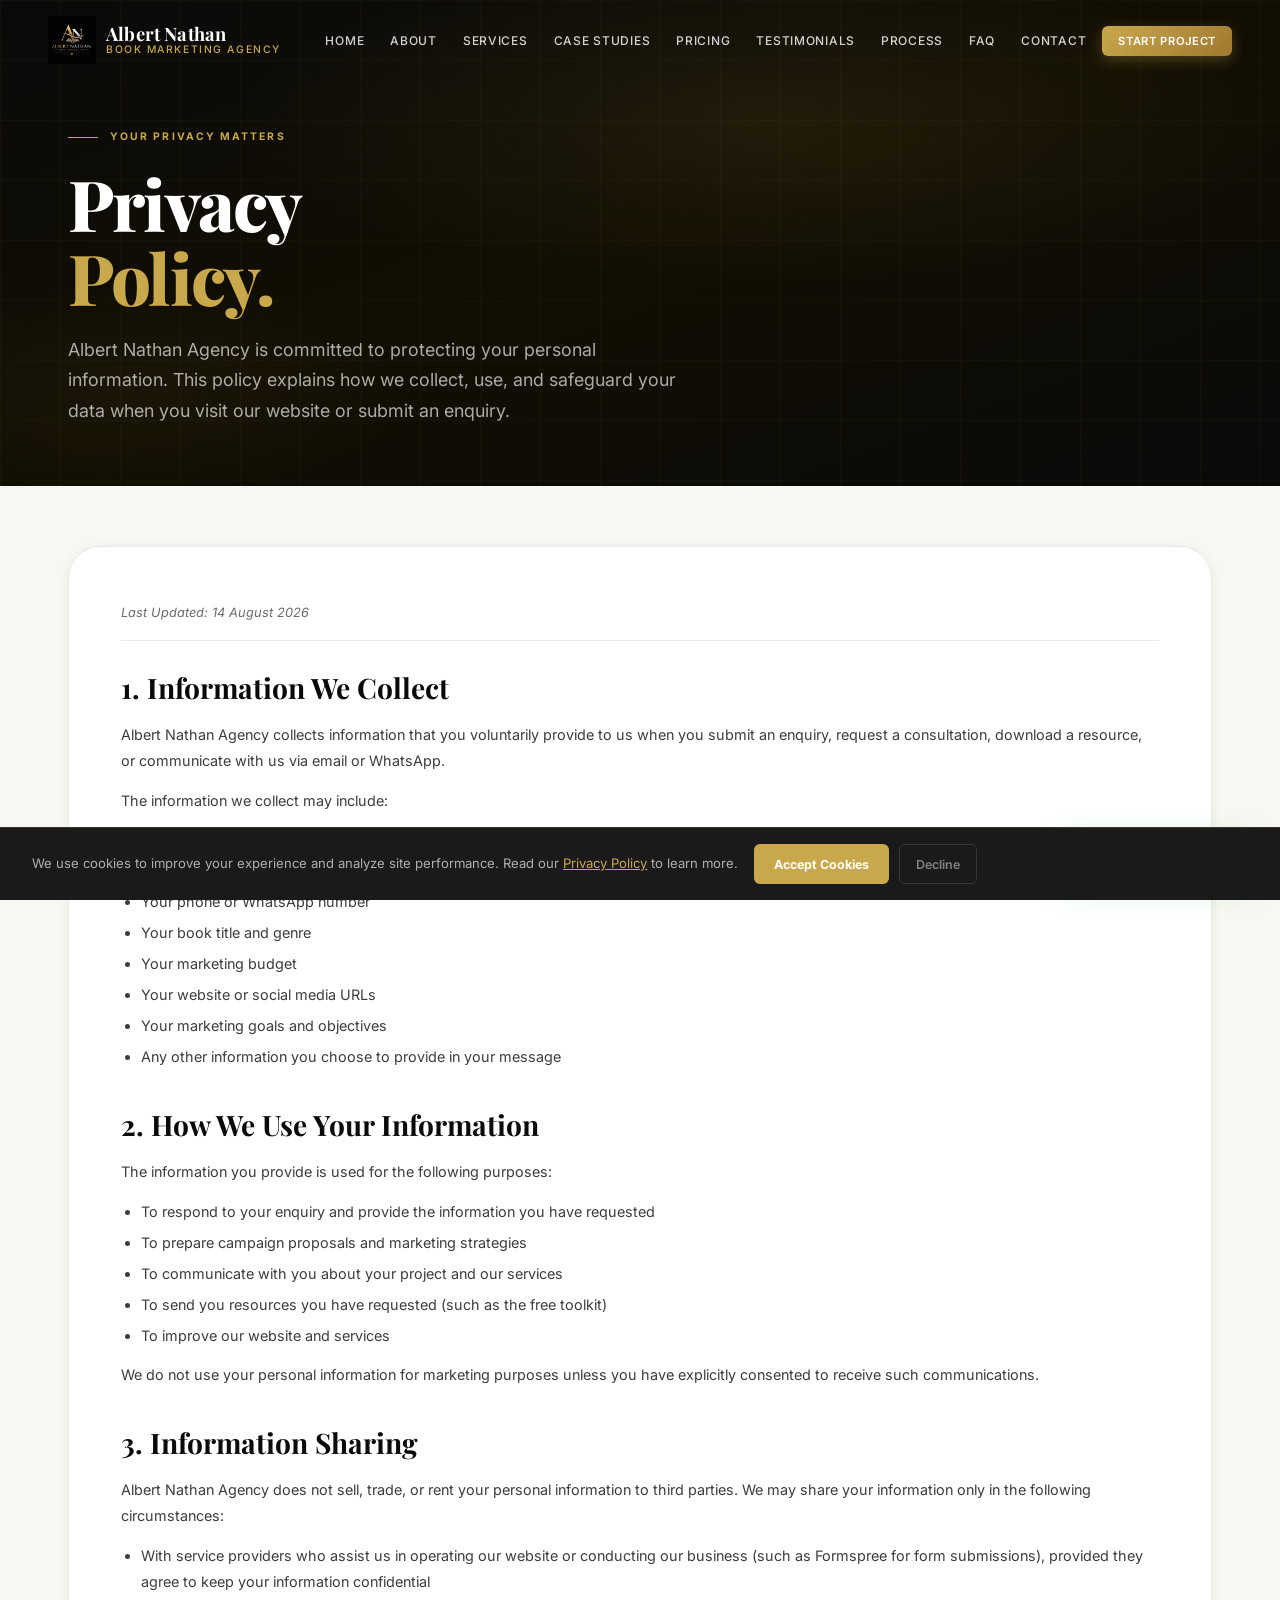
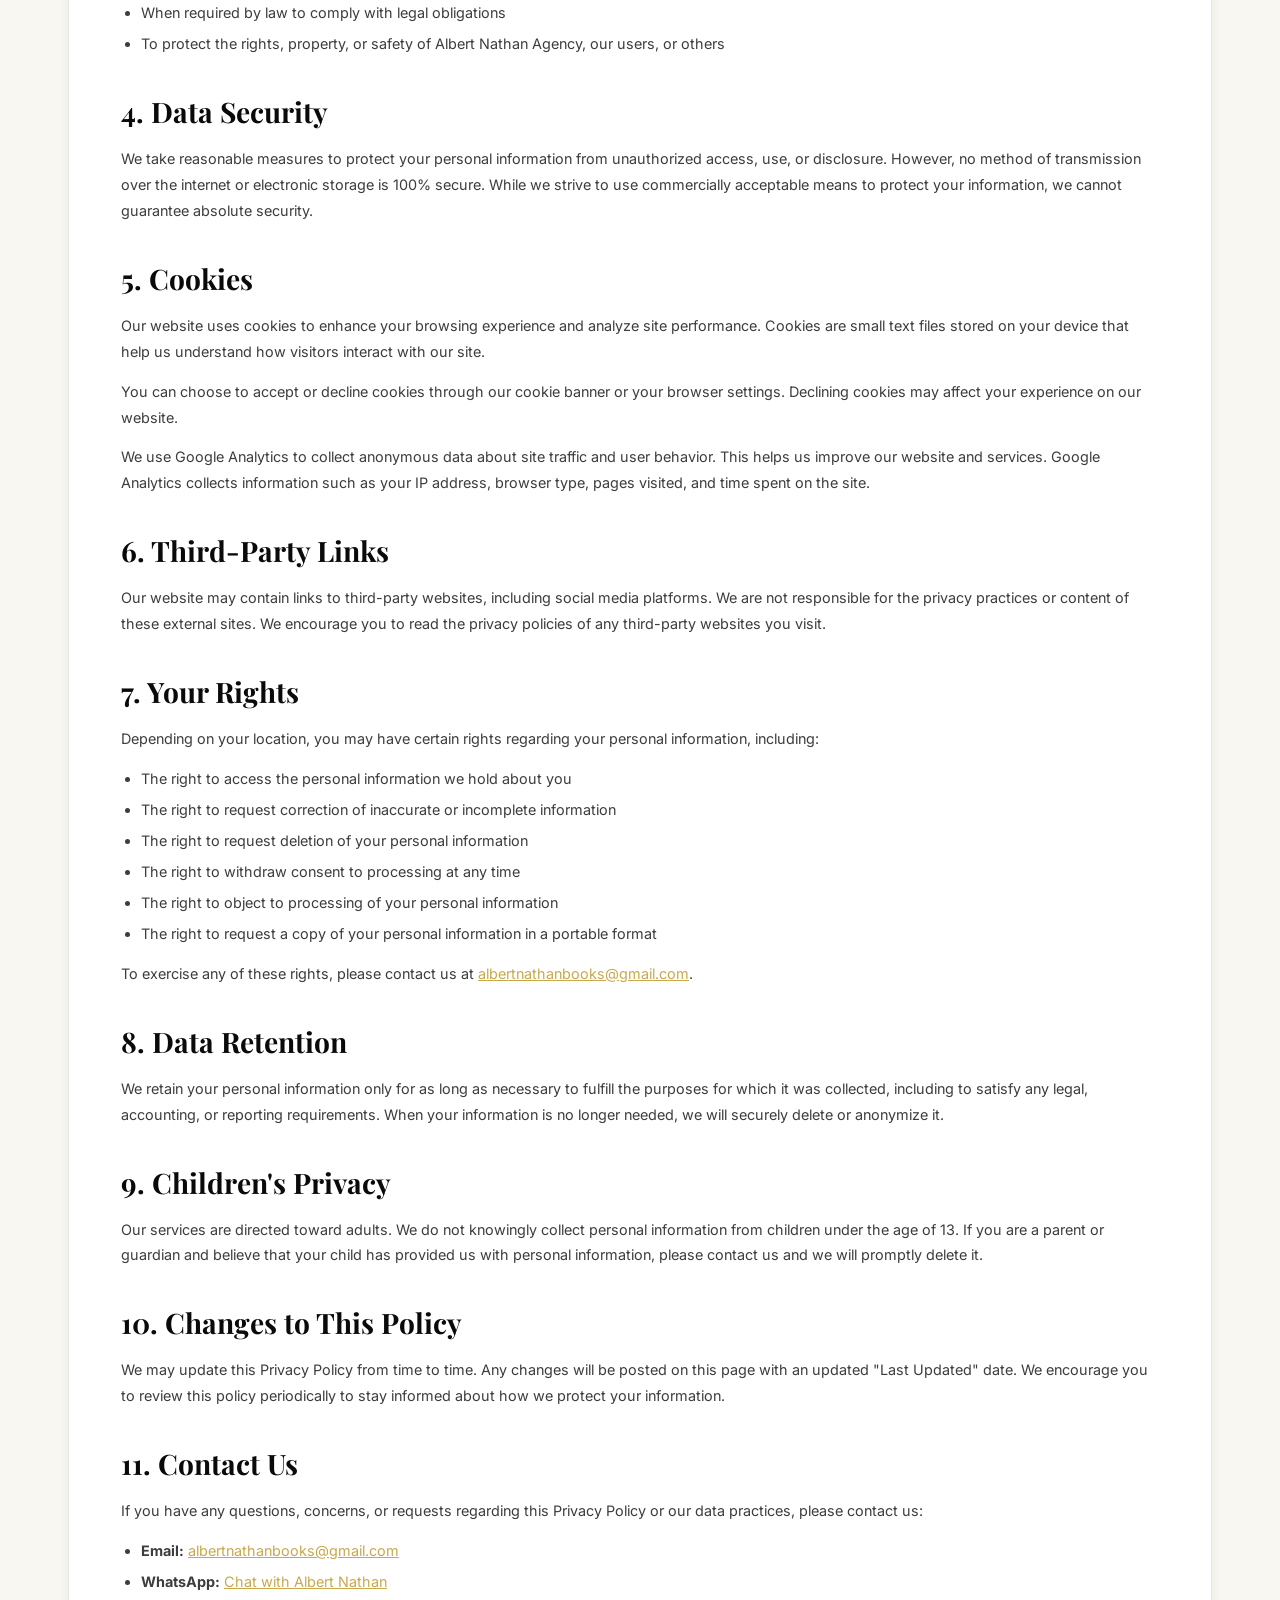
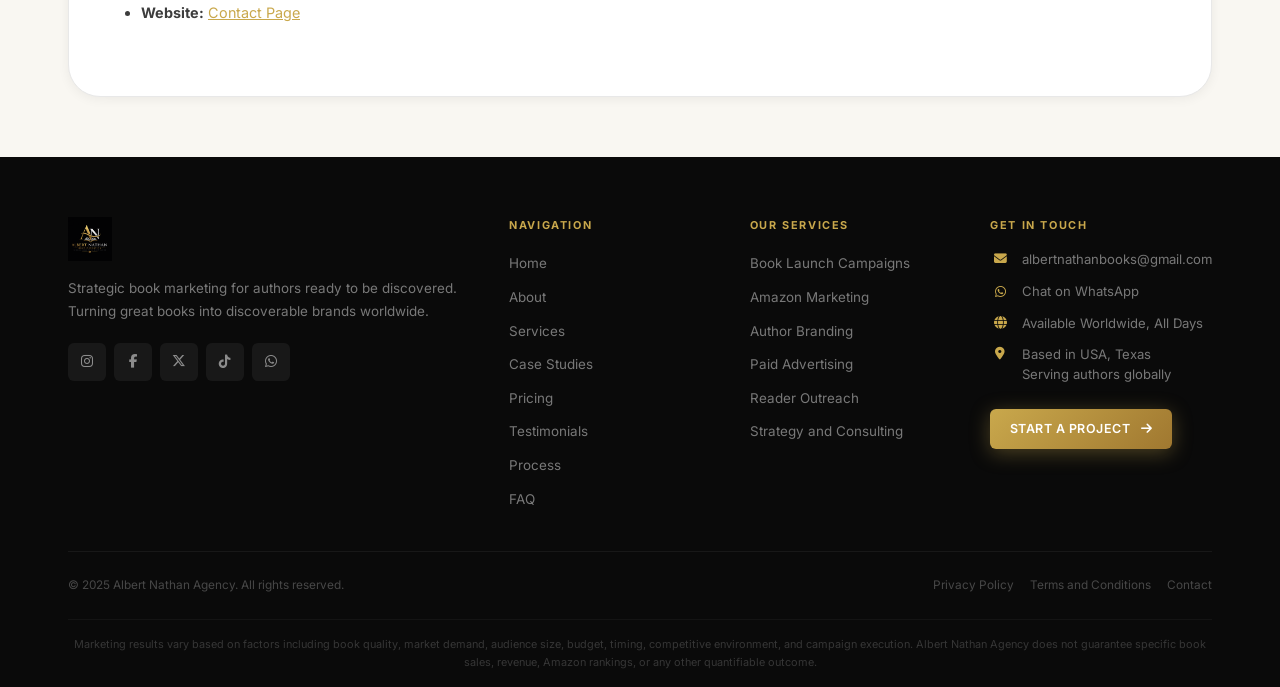
<file: privacy-policy.html>
<!DOCTYPE html>
<html lang="en">
<head>
  <meta charset="UTF-8" />
  <meta name="viewport" content="width=device-width, initial-scale=1.0, maximum-scale=5.0" />
  <meta name="description" content="Privacy Policy for Albert Nathan Agency. Learn how we collect, use, and protect your personal information when you visit our website or submit an enquiry." />
  <meta name="keywords" content="privacy policy, Albert Nathan Agency privacy, book marketing privacy, data protection, GDPR" />
  <meta name="author" content="Albert Nathan" />
  <meta property="og:title" content="Privacy Policy | Albert Nathan Agency" />
  <meta property="og:description" content="How Albert Nathan Agency handles your personal information. Your privacy and data security matter to us." />
  <meta property="og:type" content="website" />
  <meta property="og:image" content="Albert Nathan.png" />
  <meta name="twitter:card" content="summary_large_image" />
  <meta name="twitter:title" content="Privacy Policy | Albert Nathan Agency" />
  <meta name="twitter:description" content="Our commitment to protecting your personal information." />
  <title>Privacy Policy | Albert Nathan Agency</title>

  <!-- Favicon - using your logo -->
  <link rel="icon" type="Albert Nathan.png" href="Albert Nathan.png" />
  <link rel="apple-touch-icon" href="Albert Nathan.png" />

  <link rel="preconnect" href="https://fonts.googleapis.com" />
  <link rel="preconnect" href="https://fonts.gstatic.com" crossorigin />
  <link href="https://fonts.googleapis.com/css2?family=Playfair+Display:ital,wght@0,400;0,500;0,600;0,700;0,800;1,400;1,600&family=Inter:wght@300;400;500;600;700&family=Cormorant+Garamond:ital,wght@0,400;0,500;0,600;1,400;1,600&display=swap" rel="stylesheet" />
  <link rel="stylesheet" href="https://cdnjs.cloudflare.com/ajax/libs/font-awesome/6.5.0/css/all.min.css" />

  <!-- Google Analytics -->
  <script async src="https://www.googletagmanager.com/gtag/js?id=G-317S3LQHLQ"></script>
  <script>
    window.dataLayer = window.dataLayer || [];
    function gtag(){dataLayer.push(arguments);}
    gtag('js', new Date());
    gtag('config', 'G-317S3LQHLQ');
  </script>

  <style>
    :root {
      --gold: #C9A84C;
      --gold-light: #E2C47A;
      --gold-dark: #A07830;
      --gold-pale: #F5EDD6;
      --black: #0A0A0A;
      --charcoal: #1A1A1A;
      --charcoal-mid: #2C2C2C;
      --charcoal-light: #3D3D3D;
      --white: #FFFFFF;
      --off-white: #F9F7F2;
      --grey-100: #F5F5F5;
      --grey-200: #E8E8E8;
      --grey-400: #ADADAD;
      --text-primary: #0A0A0A;
      --text-secondary: #3D3D3D;
      --text-muted: #6B6B6B;
      --border: rgba(201,168,76,0.25);
      --border-light: rgba(201,168,76,0.12);
      --shadow-sm: 0 2px 12px rgba(0,0,0,0.06);
      --shadow-md: 0 8px 32px rgba(0,0,0,0.10);
      --shadow-lg: 0 20px 60px rgba(0,0,0,0.14);
      --shadow-gold: 0 8px 32px rgba(201,168,76,0.20);
      --radius-sm: 6px;
      --radius-md: 12px;
      --radius-lg: 20px;
      --radius-xl: 32px;
      --transition: all 0.35s cubic-bezier(0.4,0,0.2,1);
      --font-heading: 'Playfair Display', Georgia, serif;
      --font-sub: 'Cormorant Garamond', Georgia, serif;
      --font-body: 'Inter', -apple-system, sans-serif;
    }

    *, *::before, *::after { margin:0; padding:0; box-sizing:border-box; }
    html { scroll-behavior:smooth; font-size:16px; -webkit-text-size-adjust:100%; }
    body { font-family:var(--font-body); color:var(--text-primary); background:var(--white); line-height:1.6; overflow-x:hidden; }
    img { max-width:100%; height:auto; display:block; }
    a { color:inherit; text-decoration:none; }
    ul { list-style:none; }
    button { cursor:pointer; border:none; background:none; font-family:inherit; }

    .display-md { font-family:var(--font-heading); font-size:clamp(1.6rem,3.5vw,3rem); font-weight:600; line-height:1.15; letter-spacing:-0.01em; }
    .label-tag { font-family:var(--font-body); font-size:0.7rem; font-weight:700; letter-spacing:0.15em; text-transform:uppercase; color:var(--gold); display:block; }
    .body-lg { font-size:clamp(0.95rem,1.4vw,1.15rem); line-height:1.75; color:var(--text-secondary); }
    .gold { color:var(--gold); }
    .text-center { text-align:center; }

    .mt-8 { margin-top:8px; } .mt-12 { margin-top:12px; } .mt-16 { margin-top:16px; }
    .mt-20 { margin-top:20px; } .mt-24 { margin-top:24px; } .mt-32 { margin-top:32px; }
    .mt-40 { margin-top:40px; } .mt-48 { margin-top:48px; } .mt-64 { margin-top:64px; }

    .container { width:100%; max-width:1240px; margin:0 auto; padding:0 20px; box-sizing:border-box; }
    .container-narrow { width:100%; max-width:820px; margin:0 auto; padding:0 20px; box-sizing:border-box; }

    .btn {
      display:inline-flex; align-items:center; justify-content:center; gap:10px;
      padding:14px 28px; border-radius:var(--radius-sm);
      font-family:var(--font-body); font-size:0.85rem;
      font-weight:600; letter-spacing:0.04em; text-transform:uppercase;
      transition:var(--transition); position:relative; overflow:hidden;
      min-height:48px; text-align:center;
    }
    .btn::before { content:''; position:absolute; top:0; left:-100%; width:100%; height:100%; background:rgba(255,255,255,0.12); transition:left 0.4s ease; }
    .btn:hover::before { left:0; }

    .btn-gold { background:linear-gradient(135deg,var(--gold) 0%,var(--gold-dark) 100%); color:var(--white); box-shadow:0 4px 20px rgba(201,168,76,0.35); }
    .btn-gold:hover { transform:translateY(-2px); box-shadow:0 8px 30px rgba(201,168,76,0.45); }

    .btn-outline-gold { background:transparent; color:var(--gold); border:2px solid var(--gold); }
    .btn-outline-gold:hover { background:var(--gold); color:var(--white); transform:translateY(-2px); }

    .btn-outline-white { background:transparent; color:var(--white); border:2px solid rgba(255,255,255,0.6); }
    .btn-outline-white:hover { background:rgba(255,255,255,0.1); border-color:var(--white); transform:translateY(-2px); }

    .btn-sm { padding:10px 20px; font-size:0.78rem; min-height:40px; }
    .btn-group { display:flex; flex-wrap:wrap; gap:12px; align-items:center; }

    .gold-line { width:60px; height:3px; background:linear-gradient(90deg,var(--gold),var(--gold-light)); border-radius:2px; margin:16px auto; }

    /* ============================================================
       NAVIGATION - FIXED (SAME AS WORKING PAGES)
    ============================================================ */
    #navbar {
      position:fixed; top:0; left:0; right:0; z-index:1000;
      padding:0 16px; height:68px;
      display:flex; align-items:center; justify-content:space-between;
      background:transparent; transition:var(--transition);
    }
    #navbar.scrolled {
      background:rgba(10,10,10,0.97);
      backdrop-filter:blur(20px); -webkit-backdrop-filter:blur(20px);
      height:62px; box-shadow:0 2px 30px rgba(0,0,0,0.3);
    }

    .nav-logo { display:flex; align-items:center; gap:10px; flex-shrink:0; }
    .nav-logo img { height:40px; width:auto; object-fit:contain; transition:var(--transition); }
    #navbar.scrolled .nav-logo img { height:34px; }

    .nav-logo-text { display:flex; flex-direction:column; line-height:1; }
    .nav-logo-name { font-family:var(--font-heading); font-size:1rem; font-weight:700; color:var(--white); letter-spacing:0.01em; }
    .nav-logo-sub { font-size:0.55rem; font-weight:500; letter-spacing:0.15em; text-transform:uppercase; color:var(--gold); margin-top:2px; }

    .nav-links { display:none; align-items:center; gap:6px; list-style:none; }
    .nav-links a {
      font-size:0.75rem; font-weight:500; letter-spacing:0.06em; text-transform:uppercase;
      color:rgba(255,255,255,0.82); padding:6px 10px; border-radius:var(--radius-sm);
      transition:var(--transition); position:relative;
    }
    .nav-links a::after { content:''; position:absolute; bottom:2px; left:10px; width:0; height:1.5px; background:var(--gold); transition:width 0.3s ease; }
    .nav-links a:hover { color:var(--white); }
    .nav-links a:hover::after, .nav-links a.active::after { width:calc(100% - 20px); }
    .nav-links a.active { color:var(--white); }

    .nav-cta { background:linear-gradient(135deg,var(--gold),var(--gold-dark)) !important; color:var(--white) !important; padding:8px 16px !important; border-radius:var(--radius-sm) !important; font-weight:600 !important; box-shadow:0 4px 14px rgba(201,168,76,0.3); border:none !important; font-size:0.7rem !important; }
    .nav-cta:hover { transform:translateY(-1px); box-shadow:0 6px 20px rgba(201,168,76,0.45) !important; }
    .nav-cta::after { display:none !important; }

    /* HAMBURGER - Always visible on mobile */
    .hamburger {
      display:flex;
      flex-direction:column;
      justify-content:center;
      align-items:center;
      width:44px;
      height:44px;
      gap:5px;
      cursor:pointer;
      border-radius:var(--radius-sm);
      transition:var(--transition);
      flex-shrink:0;
      z-index:1001;
      padding:8px;
      background:rgba(255,255,255,0.05);
      border:1px solid rgba(255,255,255,0.1);
    }
    .hamburger:hover { background:rgba(255,255,255,0.12); }
    .hamburger span { display:block; width:24px; height:2px; background:var(--white); border-radius:2px; transition:all 0.3s ease; transform-origin:center; }
    .hamburger.open span:nth-child(1) { transform:translateY(7px) rotate(45deg); }
    .hamburger.open span:nth-child(2) { opacity:0; transform:scaleX(0); }
    .hamburger.open span:nth-child(3) { transform:translateY(-7px) rotate(-45deg); }

    /* MOBILE NAV - Full screen overlay */
    .nav-mobile {
      display:none !important;
      position:fixed;
      top:0;
      left:0;
      right:0;
      bottom:0;
      background:rgba(10,10,10,0.98);
      z-index:999;
      flex-direction:column;
      align-items:center;
      justify-content:center;
      gap:8px;
      opacity:0;
      pointer-events:none;
      transition:opacity 0.4s ease;
      padding:80px 30px 40px;
    }
    .nav-mobile.active {
      display:flex !important;
      opacity:1;
      pointer-events:all;
    }
    .nav-mobile a {
      font-family:var(--font-heading);
      font-size:1.6rem;
      font-weight:600;
      color:var(--white);
      transition:var(--transition);
      text-align:center;
      padding:10px 0;
      width:100%;
      border-bottom:1px solid rgba(255,255,255,0.06);
    }
    .nav-mobile a:hover { color:var(--gold); }
    .nav-mobile .nav-mobile-cta { margin-top:24px; width:100%; }
    .nav-mobile .nav-mobile-cta .btn { font-size:0.85rem; padding:14px 32px; width:100%; justify-content:center; }

    /* Desktop: hide hamburger, show nav links */
    @media (min-width: 769px) {
      #navbar { padding:0 32px; height:80px; }
      .nav-links { display:flex; }
      .hamburger { display:none !important; }
      .nav-mobile { display:none !important; }
      .container { padding:0 32px; }
      .nav-logo img { height:48px; }
      #navbar.scrolled .nav-logo img { height:40px; }
      .nav-logo-name { font-size:1.15rem; }
      .nav-logo-sub { font-size:0.65rem; }
    }

    /* Mobile: show hamburger, hide nav links */
    @media (max-width: 768px) {
      .nav-links { display:none !important; }
      .hamburger { display:flex !important; }
    }

    /* ============================================================
       POLICY HERO - LEFT ALIGNED
    ============================================================ */
    #policy-hero {
      position:relative; min-height:50vh; padding:100px 0 60px;
      display:flex; align-items:center;
      background:var(--black); overflow:hidden;
    }
    .policy-hero-bg {
      position:absolute; inset:0;
      background:
        radial-gradient(ellipse 70% 55% at 60% 25%, rgba(201,168,76,0.09) 0%, transparent 60%),
        radial-gradient(ellipse 40% 40% at 10% 80%, rgba(201,168,76,0.05) 0%, transparent 55%),
        linear-gradient(160deg,#0A0A0A 0%,#120E02 50%,#0A0A0A 100%);
    }
    .policy-hero-grid {
      position:absolute; inset:0;
      background-image:linear-gradient(rgba(201,168,76,0.04) 1px,transparent 1px),linear-gradient(90deg,rgba(201,168,76,0.04) 1px,transparent 1px);
      background-size:60px 60px; pointer-events:none;
    }
    .policy-hero-inner { position:relative; z-index:2; max-width:820px; padding-top:20px; text-align:left; }
    .hero-eyebrow { display:inline-flex; align-items:center; gap:12px; margin-bottom:20px; opacity:0; animation:fadeInUp 0.8s ease 0.2s forwards; }
    .hero-eyebrow-line { width:30px; height:1.5px; background:var(--gold); }
    .hero-eyebrow-text { font-size:0.65rem; font-weight:700; letter-spacing:0.2em; text-transform:uppercase; color:var(--gold); }
    .policy-hero-title { font-family:var(--font-heading); font-size:clamp(2.2rem,5.5vw,5rem); font-weight:800; line-height:1.06; letter-spacing:-0.025em; color:var(--white); opacity:0; animation:fadeInUp 0.9s ease 0.4s forwards; }
    .policy-hero-title .gold { color:var(--gold); }
    .policy-hero-sub { font-size:clamp(0.95rem,1.4vw,1.15rem); line-height:1.7; color:rgba(255,255,255,0.65); max-width:620px; margin-top:20px; opacity:0; animation:fadeInUp 0.9s ease 0.6s forwards; }

    /* ============================================================
       POLICY CONTENT
    ============================================================ */
    #policy-content {
      background:var(--off-white);
      padding:60px 0 60px;
    }
    .policy-content-inner {
      background:var(--white);
      border-radius:var(--radius-xl);
      padding:32px 20px;
      border:1px solid var(--grey-200);
      box-shadow:var(--shadow-sm);
    }
    .policy-content-inner h2 {
      font-family:var(--font-heading);
      font-size:clamp(1.3rem,2.2vw,1.8rem);
      font-weight:700;
      color:var(--text-primary);
      margin-top:32px;
      margin-bottom:12px;
    }
    .policy-content-inner h2:first-of-type { margin-top:0; }
    .policy-content-inner h3 {
      font-family:var(--font-heading);
      font-size:clamp(1rem,1.6vw,1.3rem);
      font-weight:600;
      color:var(--text-primary);
      margin-top:24px;
      margin-bottom:10px;
    }
    .policy-content-inner p {
      font-size:0.9rem;
      line-height:1.8;
      color:var(--text-secondary);
      margin-bottom:14px;
    }
    .policy-content-inner p:last-child { margin-bottom:0; }
    .policy-content-inner ul {
      list-style:disc;
      padding-left:20px;
      margin-bottom:14px;
    }
    .policy-content-inner ul li {
      font-size:0.9rem;
      line-height:1.8;
      color:var(--text-secondary);
      margin-bottom:5px;
    }
    .policy-content-inner ul li:last-child { margin-bottom:0; }
    .policy-content-inner .last-updated {
      font-size:0.8rem;
      color:var(--text-muted);
      font-style:italic;
      padding-bottom:16px;
      border-bottom:1px solid var(--grey-200);
      margin-bottom:24px;
    }
    .policy-content-inner a { color:var(--gold); text-decoration:underline; }

    /* ============================================================
       FOOTER
    ============================================================ */
    #footer { background:var(--black); padding-top:60px; }
    .footer-top { display:grid; grid-template-columns:1fr; gap:32px; padding-bottom:40px; border-bottom:1px solid rgba(255,255,255,0.06); }
    .footer-brand img { height:44px; width:auto; object-fit:contain; margin-bottom:16px; }
    .footer-brand p { font-size:0.84rem; line-height:1.7; color:rgba(255,255,255,0.45); margin-bottom:20px; max-width:100%; }
    .footer-socials { display:flex; gap:8px; flex-wrap:wrap; }
    .social-btn { width:38px; height:38px; border-radius:var(--radius-sm); background:rgba(255,255,255,0.06); display:flex; align-items:center; justify-content:center; color:rgba(255,255,255,0.50); font-size:0.85rem; transition:var(--transition); text-decoration:none; }
    .social-btn:hover { background:var(--gold); color:var(--white); transform:translateY(-3px); }
    .footer-col h4 { font-size:0.68rem; font-weight:700; letter-spacing:0.15em; text-transform:uppercase; color:var(--gold); margin-bottom:16px; }
    .footer-col ul { display:flex; flex-direction:column; gap:8px; }
    .footer-col ul li a { font-size:0.84rem; color:rgba(255,255,255,0.45); transition:var(--transition); }
    .footer-col ul li a:hover { color:var(--white); padding-left:4px; }
    .footer-contact-item { display:flex; align-items:flex-start; gap:12px; margin-bottom:12px; }
    .footer-contact-item i { color:var(--gold); font-size:0.8rem; margin-top:3px; flex-shrink:0; width:20px; text-align:center; }
    .footer-contact-item span { font-size:0.82rem; color:rgba(255,255,255,0.45); line-height:1.5; }
    .footer-contact-item a { color:rgba(255,255,255,0.45); transition:var(--transition); }
    .footer-contact-item a:hover { color:var(--gold); }
    .footer-bottom { padding:24px 0; display:flex; flex-direction:column; align-items:center; gap:12px; text-align:center; }
    .footer-bottom p { font-size:0.74rem; color:rgba(255,255,255,0.25); }
    .footer-legal { display:flex; gap:16px; flex-wrap:wrap; justify-content:center; }
    .footer-legal a { font-size:0.74rem; color:rgba(255,255,255,0.25); transition:var(--transition); }
    .footer-legal a:hover { color:var(--gold); }
    .footer-disclaimer { padding:16px 0; border-top:1px solid rgba(255,255,255,0.04); }
    .footer-disclaimer p { font-size:0.68rem; color:rgba(255,255,255,0.18); line-height:1.6; text-align:center; }

    /* ============================================================
       FLOATING ELEMENTS
    ============================================================ */
    .whatsapp-float { position:fixed; bottom:20px; right:20px; z-index:900; display:flex; align-items:center; gap:8px; background:#25D366; color:var(--white); padding:12px 16px; border-radius:60px; box-shadow:0 8px 28px rgba(37,211,102,0.35); text-decoration:none; font-size:0.8rem; font-weight:600; transition:var(--transition); animation:floatIn 0.8s ease 2s both; }
    .whatsapp-float:hover { transform:translateY(-3px) scale(1.03); }
    .whatsapp-float i { font-size:1.1rem; }

    #cookie-banner { position:fixed; bottom:0; left:0; right:0; z-index:1100; background:var(--charcoal); border-top:1px solid rgba(201,168,76,0.2); padding:16px 20px; display:flex; flex-direction:column; align-items:center; gap:16px; transform:translateY(100%); transition:transform 0.4s ease; }
    #cookie-banner.show { transform:translateY(0); }
    .cookie-text { font-size:0.82rem; color:rgba(255,255,255,0.65); line-height:1.5; text-align:center; }
    .cookie-text a { color:var(--gold); text-decoration:underline; }
    .cookie-btns { display:flex; gap:10px; flex-shrink:0; flex-wrap:wrap; justify-content:center; }
    .cookie-accept { padding:8px 20px; background:var(--gold); color:var(--white); border-radius:var(--radius-sm); font-size:0.78rem; font-weight:700; cursor:pointer; transition:var(--transition); border:none; min-height:40px; }
    .cookie-accept:hover { background:var(--gold-dark); }
    .cookie-decline { padding:8px 16px; background:transparent; color:rgba(255,255,255,0.45); border-radius:var(--radius-sm); font-size:0.78rem; font-weight:600; cursor:pointer; border:1px solid rgba(255,255,255,0.12); transition:var(--transition); min-height:40px; }
    .cookie-decline:hover { color:var(--white); border-color:rgba(255,255,255,0.35); }

    @keyframes fadeInUp { from { opacity:0; transform:translateY(30px); } to { opacity:1; transform:translateY(0); } }
    @keyframes floatIn { from { opacity:0; transform:translateY(20px); } to { opacity:1; transform:translateY(0); } }

    .reveal { opacity:0; transform:translateY(28px); transition:opacity 0.7s ease,transform 0.7s ease; }
    .reveal.visible { opacity:1; transform:translateY(0); }

    /* ============================================================
       RESPONSIVE
    ============================================================ */
    @media (min-width:600px) {
      .footer-top { grid-template-columns:repeat(2,1fr); }
    }

    @media (min-width:769px) {
      .footer-top { grid-template-columns:2fr 1fr 1fr 1fr; gap:40px; }
      .footer-bottom { flex-direction:row; justify-content:space-between; text-align:left; }
      .whatsapp-float .wa-label { display:inline; }
      .whatsapp-float { padding:14px 22px; border-radius:60px; }
      #cookie-banner { flex-direction:row; padding:16px 32px; }
      .cookie-text { text-align:left; }
      .policy-content-inner { padding:56px 52px; }
    }

    @media (min-width:1024px) {
      .policy-hero-title { font-size:clamp(2.8rem,5.5vw,5rem); }
    }

    @media (min-width:1200px) {
      .container { padding:0 48px; }
      #navbar { padding:0 48px; }
    }

    @media (max-width:480px) {
      .policy-hero-title { font-size:1.8rem; }
      .policy-content-inner { padding:24px 16px; }
      .btn { font-size:0.78rem; padding:12px 20px; min-height:44px; }
      .policy-content-inner ul { padding-left:16px; }
    }
  </style>
</head>

<body>

  <!-- COOKIE BANNER -->
  <div id="cookie-banner" role="dialog" aria-label="Cookie consent">
    <p class="cookie-text">We use cookies to improve your experience and analyze site performance. Read our <a href="privacy-policy.html">Privacy Policy</a> to learn more.</p>
    <div class="cookie-btns">
      <button class="cookie-accept" id="cookieAccept">Accept Cookies</button>
      <button class="cookie-decline" id="cookieDecline">Decline</button>
    </div>
  </div>

  <!-- NAVIGATION -->
  <nav id="navbar" role="navigation" aria-label="Main navigation">
    <a href="index.html" class="nav-logo" aria-label="Albert Nathan Agency Home">
      <img src="Albert Nathan.png" alt="Albert Nathan Agency Logo" />
      <div class="nav-logo-text">
        <span class="nav-logo-name">Albert Nathan</span>
        <span class="nav-logo-sub">Book Marketing Agency</span>
      </div>
    </a>
    <ul class="nav-links" role="list">
      <li><a href="index.html">Home</a></li>
      <li><a href="about.html">About</a></li>
      <li><a href="services.html">Services</a></li>
      <li><a href="case-studies.html">Case Studies</a></li>
      <li><a href="pricing.html">Pricing</a></li>
      <li><a href="testimonials.html">Testimonials</a></li>
      <li><a href="process.html">Process</a></li>
      <li><a href="faq.html">FAQ</a></li>
      <li><a href="contact.html">Contact</a></li>
      <li><a href="book-a-call.html" class="nav-cta">Start Project</a></li>
    </ul>
    <button class="hamburger" id="hamburger" aria-label="Open menu" aria-expanded="false">
      <span></span><span></span><span></span>
    </button>
  </nav>

  <!-- Mobile Navigation -->
  <div class="nav-mobile" id="navMobile" role="dialog" aria-label="Mobile navigation">
    <a href="index.html" onclick="closeMobileNav()">Home</a>
    <a href="about.html" onclick="closeMobileNav()">About</a>
    <a href="services.html" onclick="closeMobileNav()">Services</a>
    <a href="case-studies.html" onclick="closeMobileNav()">Case Studies</a>
    <a href="pricing.html" onclick="closeMobileNav()">Pricing</a>
    <a href="testimonials.html" onclick="closeMobileNav()">Testimonials</a>
    <a href="process.html" onclick="closeMobileNav()">Process</a>
    <a href="faq.html" onclick="closeMobileNav()">FAQ</a>
    <a href="contact.html" onclick="closeMobileNav()">Contact</a>
    <div class="nav-mobile-cta">
      <a href="book-a-call.html" class="btn btn-gold" onclick="closeMobileNav()">
        <i class="fas fa-arrow-right"></i> Start Your Project
      </a>
    </div>
  </div>

  <!-- POLICY HERO - LEFT ALIGNED -->
  <section id="policy-hero" aria-label="Privacy Policy">
    <div class="policy-hero-bg"></div>
    <div class="policy-hero-grid"></div>
    <div class="container">
      <div class="policy-hero-inner">
        <div class="hero-eyebrow">
          <span class="hero-eyebrow-line"></span>
          <span class="hero-eyebrow-text">Your Privacy Matters</span>
        </div>
        <h1 class="policy-hero-title">
          Privacy<br />
          <span class="gold">Policy.</span>
        </h1>
        <p class="policy-hero-sub">
          Albert Nathan Agency is committed to protecting your personal information.
          This policy explains how we collect, use, and safeguard your data when you
          visit our website or submit an enquiry.
        </p>
      </div>
    </div>
  </section>

  <!-- POLICY CONTENT -->
  <section id="policy-content" aria-labelledby="policy-heading">
    <div class="container">

      <div class="policy-content-inner reveal">

        <div class="last-updated">
          Last Updated: 14 August 2026
        </div>

        <h2>1. Information We Collect</h2>
        <p>
          Albert Nathan Agency collects information that you voluntarily provide to us
          when you submit an enquiry, request a consultation, download a resource,
          or communicate with us via email or WhatsApp.
        </p>
        <p>The information we collect may include:</p>
        <ul>
          <li>Your full name</li>
          <li>Your email address</li>
          <li>Your phone or WhatsApp number</li>
          <li>Your book title and genre</li>
          <li>Your marketing budget</li>
          <li>Your website or social media URLs</li>
          <li>Your marketing goals and objectives</li>
          <li>Any other information you choose to provide in your message</li>
        </ul>

        <h2>2. How We Use Your Information</h2>
        <p>The information you provide is used for the following purposes:</p>
        <ul>
          <li>To respond to your enquiry and provide the information you have requested</li>
          <li>To prepare campaign proposals and marketing strategies</li>
          <li>To communicate with you about your project and our services</li>
          <li>To send you resources you have requested (such as the free toolkit)</li>
          <li>To improve our website and services</li>
        </ul>
        <p>
          We do not use your personal information for marketing purposes unless you have
          explicitly consented to receive such communications.
        </p>

        <h2>3. Information Sharing</h2>
        <p>
          Albert Nathan Agency does not sell, trade, or rent your personal information
          to third parties. We may share your information only in the following circumstances:
        </p>
        <ul>
          <li>With service providers who assist us in operating our website or conducting our business (such as Formspree for form submissions), provided they agree to keep your information confidential</li>
          <li>When required by law to comply with legal obligations</li>
          <li>To protect the rights, property, or safety of Albert Nathan Agency, our users, or others</li>
        </ul>

        <h2>4. Data Security</h2>
        <p>
          We take reasonable measures to protect your personal information from unauthorized
          access, use, or disclosure. However, no method of transmission over the internet
          or electronic storage is 100% secure. While we strive to use commercially
          acceptable means to protect your information, we cannot guarantee absolute security.
        </p>

        <h2>5. Cookies</h2>
        <p>
          Our website uses cookies to enhance your browsing experience and analyze site
          performance. Cookies are small text files stored on your device that help us
          understand how visitors interact with our site.
        </p>
        <p>
          You can choose to accept or decline cookies through our cookie banner or your
          browser settings. Declining cookies may affect your experience on our website.
        </p>
        <p>
          We use Google Analytics to collect anonymous data about site traffic and user
          behavior. This helps us improve our website and services. Google Analytics
          collects information such as your IP address, browser type, pages visited,
          and time spent on the site.
        </p>

        <h2>6. Third-Party Links</h2>
        <p>
          Our website may contain links to third-party websites, including social media
          platforms. We are not responsible for the privacy practices or content of
          these external sites. We encourage you to read the privacy policies of any
          third-party websites you visit.
        </p>

        <h2>7. Your Rights</h2>
        <p>Depending on your location, you may have certain rights regarding your personal information, including:</p>
        <ul>
          <li>The right to access the personal information we hold about you</li>
          <li>The right to request correction of inaccurate or incomplete information</li>
          <li>The right to request deletion of your personal information</li>
          <li>The right to withdraw consent to processing at any time</li>
          <li>The right to object to processing of your personal information</li>
          <li>The right to request a copy of your personal information in a portable format</li>
        </ul>
        <p>
          To exercise any of these rights, please contact us at
          <a href="mailto:albertnathanbooks@gmail.com">albertnathanbooks@gmail.com</a>.
        </p>

        <h2>8. Data Retention</h2>
        <p>
          We retain your personal information only for as long as necessary to fulfill the
          purposes for which it was collected, including to satisfy any legal, accounting,
          or reporting requirements. When your information is no longer needed, we will
          securely delete or anonymize it.
        </p>

        <h2>9. Children's Privacy</h2>
        <p>
          Our services are directed toward adults. We do not knowingly collect personal
          information from children under the age of 13. If you are a parent or guardian
          and believe that your child has provided us with personal information,
          please contact us and we will promptly delete it.
        </p>

        <h2>10. Changes to This Policy</h2>
        <p>
          We may update this Privacy Policy from time to time. Any changes will be posted
          on this page with an updated "Last Updated" date. We encourage you to review
          this policy periodically to stay informed about how we protect your information.
        </p>

        <h2>11. Contact Us</h2>
        <p>
          If you have any questions, concerns, or requests regarding this Privacy Policy
          or our data practices, please contact us:
        </p>
        <ul>
          <li><strong>Email:</strong> <a href="mailto:albertnathanbooks@gmail.com">albertnathanbooks@gmail.com</a></li>
          <li><strong>WhatsApp:</strong> <a href="https://wa.me/19188435974">Chat with Albert Nathan</a></li>
          <li><strong>Website:</strong> <a href="contact.html">Contact Page</a></li>
        </ul>

      </div>

    </div>
  </section>

  <!-- FOOTER -->
  <footer id="footer" role="contentinfo">
    <div class="container">
      <div class="footer-top">
        <div class="footer-brand">
          <img src="Albert Nathan.png" alt="Albert Nathan Agency" />
          <p>Strategic book marketing for authors ready to be discovered. Turning great books into discoverable brands worldwide.</p>
          <div class="footer-socials">
            <a href="https://www.instagram.com/albertnathanagency/" target="_blank" rel="noopener" class="social-btn" aria-label="Instagram"><i class="fab fa-instagram"></i></a>
            <a href="https://www.facebook.com/profile.php?id=61592884918168" target="_blank" rel="noopener" class="social-btn" aria-label="Facebook"><i class="fab fa-facebook-f"></i></a>
            <a href="https://x.com/albertnathan001" target="_blank" rel="noopener" class="social-btn" aria-label="X"><i class="fab fa-x-twitter"></i></a>
            <a href="https://tiktok.com/@albertnathanagency001" target="_blank" rel="noopener" class="social-btn" aria-label="TikTok"><i class="fab fa-tiktok"></i></a>
            <a href="https://wa.me/19188435974" target="_blank" rel="noopener" class="social-btn" aria-label="WhatsApp"><i class="fab fa-whatsapp"></i></a>
          </div>
        </div>
        <div class="footer-col">
          <h4>Navigation</h4>
          <ul>
            <li><a href="index.html">Home</a></li>
            <li><a href="about.html">About</a></li>
            <li><a href="services.html">Services</a></li>
            <li><a href="case-studies.html">Case Studies</a></li>
            <li><a href="pricing.html">Pricing</a></li>
            <li><a href="testimonials.html">Testimonials</a></li>
            <li><a href="process.html">Process</a></li>
            <li><a href="faq.html">FAQ</a></li>
          </ul>
        </div>
        <div class="footer-col">
          <h4>Our Services</h4>
          <ul>
            <li><a href="services.html">Book Launch Campaigns</a></li>
            <li><a href="services.html">Amazon Marketing</a></li>
            <li><a href="services.html">Author Branding</a></li>
            <li><a href="services.html">Paid Advertising</a></li>
            <li><a href="services.html">Reader Outreach</a></li>
            <li><a href="services.html">Strategy and Consulting</a></li>
          </ul>
        </div>
        <div class="footer-col">
          <h4>Get In Touch</h4>
          <div class="footer-contact-item">
            <i class="fas fa-envelope"></i>
            <span><a href="mailto:albertnathanbooks@gmail.com">albertnathanbooks@gmail.com</a></span>
          </div>
          <div class="footer-contact-item">
            <i class="fab fa-whatsapp"></i>
            <span><a href="https://wa.me/19188435974">Chat on WhatsApp</a></span>
          </div>
          <div class="footer-contact-item">
            <i class="fas fa-globe"></i>
            <span>Available Worldwide, All Days</span>
          </div>
          <div class="footer-contact-item">
            <i class="fas fa-map-marker-alt"></i>
            <span>Based in USA, Texas<br />Serving authors globally</span>
          </div>
          <div class="mt-24">
            <a href="book-a-call.html" class="btn btn-gold btn-sm">Start a Project <i class="fas fa-arrow-right"></i></a>
          </div>
        </div>
      </div>
      <div class="footer-bottom">
        <p>© 2025 Albert Nathan Agency. All rights reserved.</p>
        <div class="footer-legal">
          <a href="privacy-policy.html">Privacy Policy</a>
          <a href="terms.html">Terms and Conditions</a>
          <a href="contact.html">Contact</a>
        </div>
      </div>
      <div class="footer-disclaimer">
        <p>Marketing results vary based on factors including book quality, market demand, audience size, budget, timing, competitive environment, and campaign execution. Albert Nathan Agency does not guarantee specific book sales, revenue, Amazon rankings, or any other quantifiable outcome.</p>
      </div>
    </div>
  </footer>

  <!-- FLOATING WHATSAPP - UPDATED WITH YOUR NUMBER -->
  <a href="https://wa.me/19188435974?text=Hi%20Albert%2C%20I%20have%20a%20question."
     class="whatsapp-float" target="_blank" rel="noopener" aria-label="Chat on WhatsApp">
    <i class="fab fa-whatsapp"></i>
    <span class="wa-label">Chat About Your Book</span>
  </a>

  <!-- JAVASCRIPT - FIXED -->
  <script>
    /* Navbar Scroll */
    const navbar = document.getElementById('navbar');
    function handleScroll() { navbar.classList.toggle('scrolled', window.scrollY > 50); }
    window.addEventListener('scroll', handleScroll, { passive: true });
    handleScroll();

    /* Mobile Nav - FIXED */
    const hamburger = document.getElementById('hamburger');
    const navMobile = document.getElementById('navMobile');

    function openMobileNav() {
      hamburger.classList.add('open');
      navMobile.classList.add('active');
      hamburger.setAttribute('aria-expanded', 'true');
      document.body.style.overflow = 'hidden';
    }

    function closeMobileNav() {
      hamburger.classList.remove('open');
      navMobile.classList.remove('active');
      hamburger.setAttribute('aria-expanded', 'false');
      document.body.style.overflow = '';
    }

    hamburger.addEventListener('click', function(e) {
      e.stopPropagation();
      if (navMobile.classList.contains('active')) {
        closeMobileNav();
      } else {
        openMobileNav();
      }
    });

    // Close mobile nav when clicking on backdrop
    navMobile.addEventListener('click', function(e) {
      if (e.target === navMobile) {
        closeMobileNav();
      }
    });

    document.addEventListener('keydown', function(e) {
      if (e.key === 'Escape' && navMobile.classList.contains('active')) {
        closeMobileNav();
      }
    });

    /* Scroll Reveal */
    const revealEls = document.querySelectorAll('.reveal');
    const revealObserver = new IntersectionObserver((entries) => {
      entries.forEach(entry => {
        if (entry.isIntersecting) {
          entry.target.classList.add('visible');
          revealObserver.unobserve(entry.target);
        }
      });
    }, { threshold: 0.10, rootMargin: '0px 0px -40px 0px' });
    revealEls.forEach(el => revealObserver.observe(el));

    /* Cookie Consent */
    const cookieBanner = document.getElementById('cookie-banner');
    const cookieAccept = document.getElementById('cookieAccept');
    const cookieDecline = document.getElementById('cookieDecline');
    if (!localStorage.getItem('ana_cookie_consent')) {
      setTimeout(() => cookieBanner.classList.add('show'), 1200);
    }
    cookieAccept.addEventListener('click', () => {
      localStorage.setItem('ana_cookie_consent', 'accepted');
      cookieBanner.classList.remove('show');
    });
    cookieDecline.addEventListener('click', () => {
      localStorage.setItem('ana_cookie_consent', 'declined');
      cookieBanner.classList.remove('show');
    });
  </script>

</body>
</html>
</file>
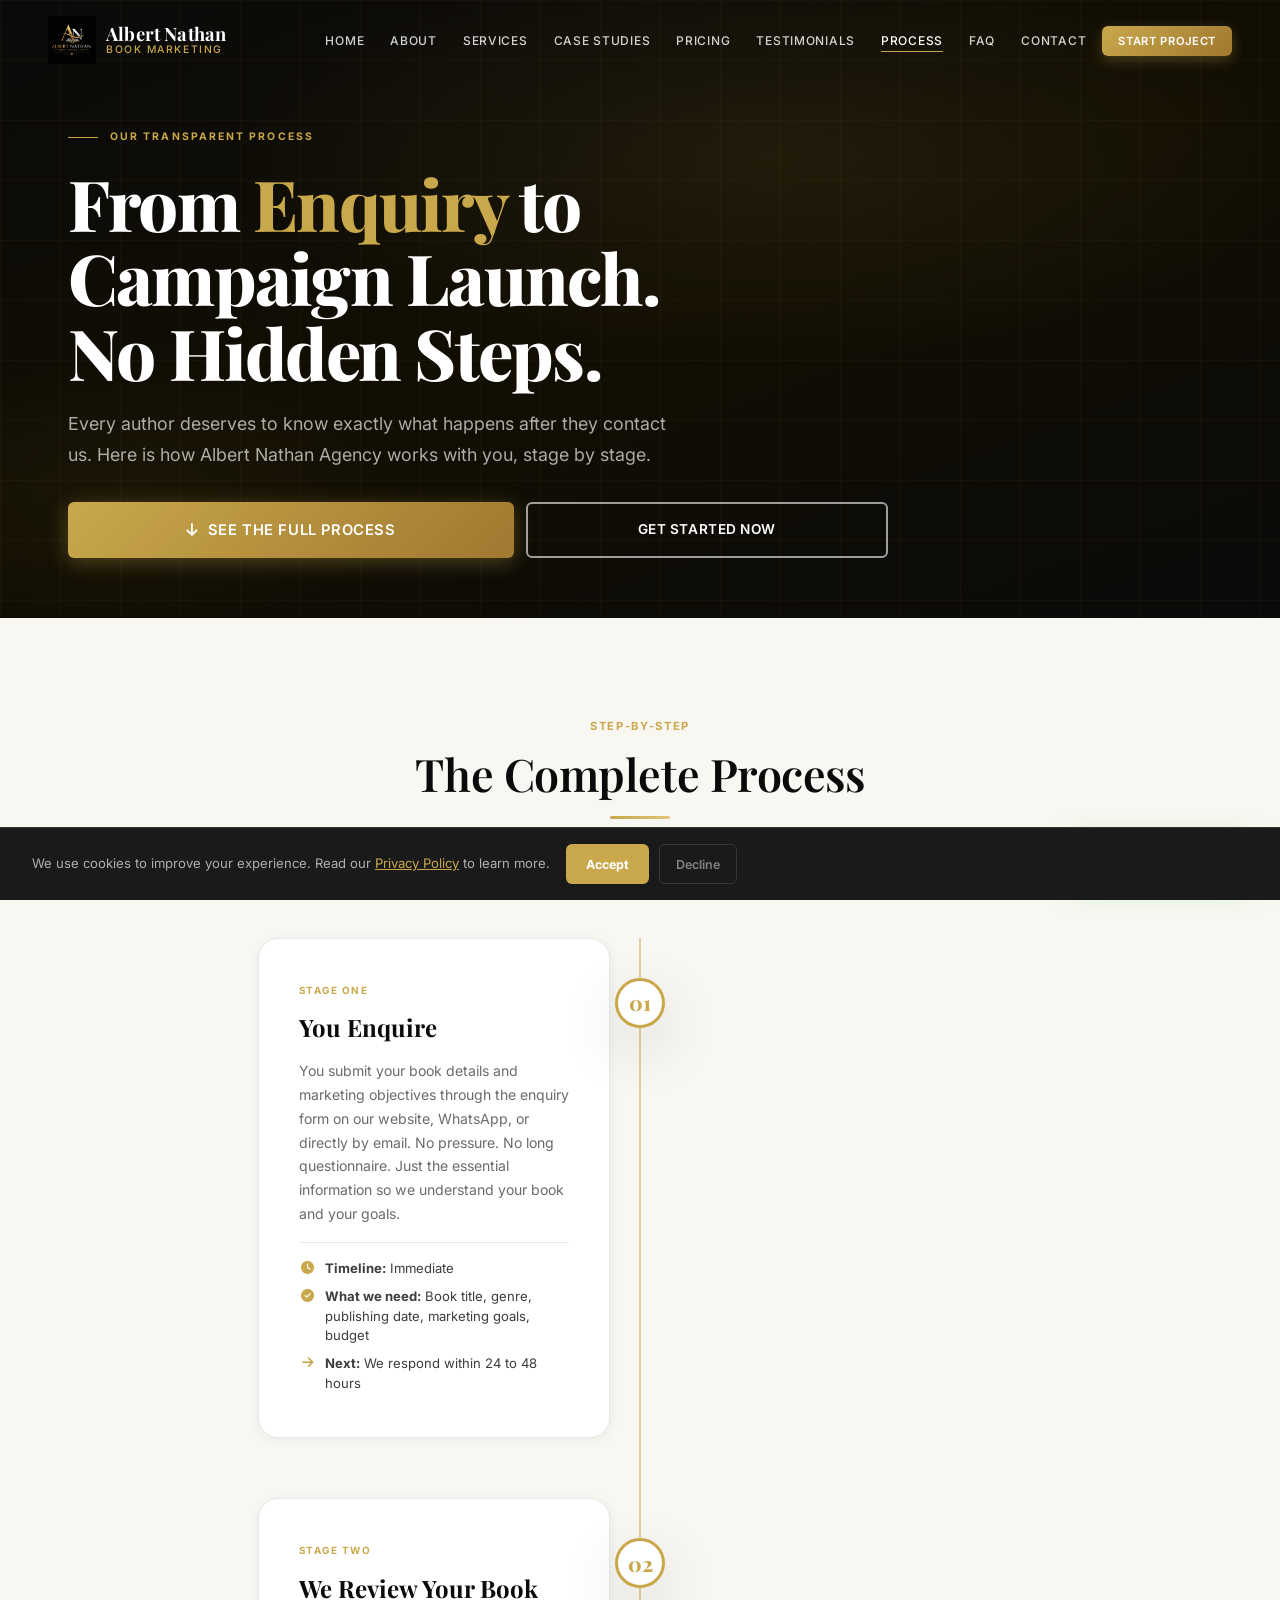
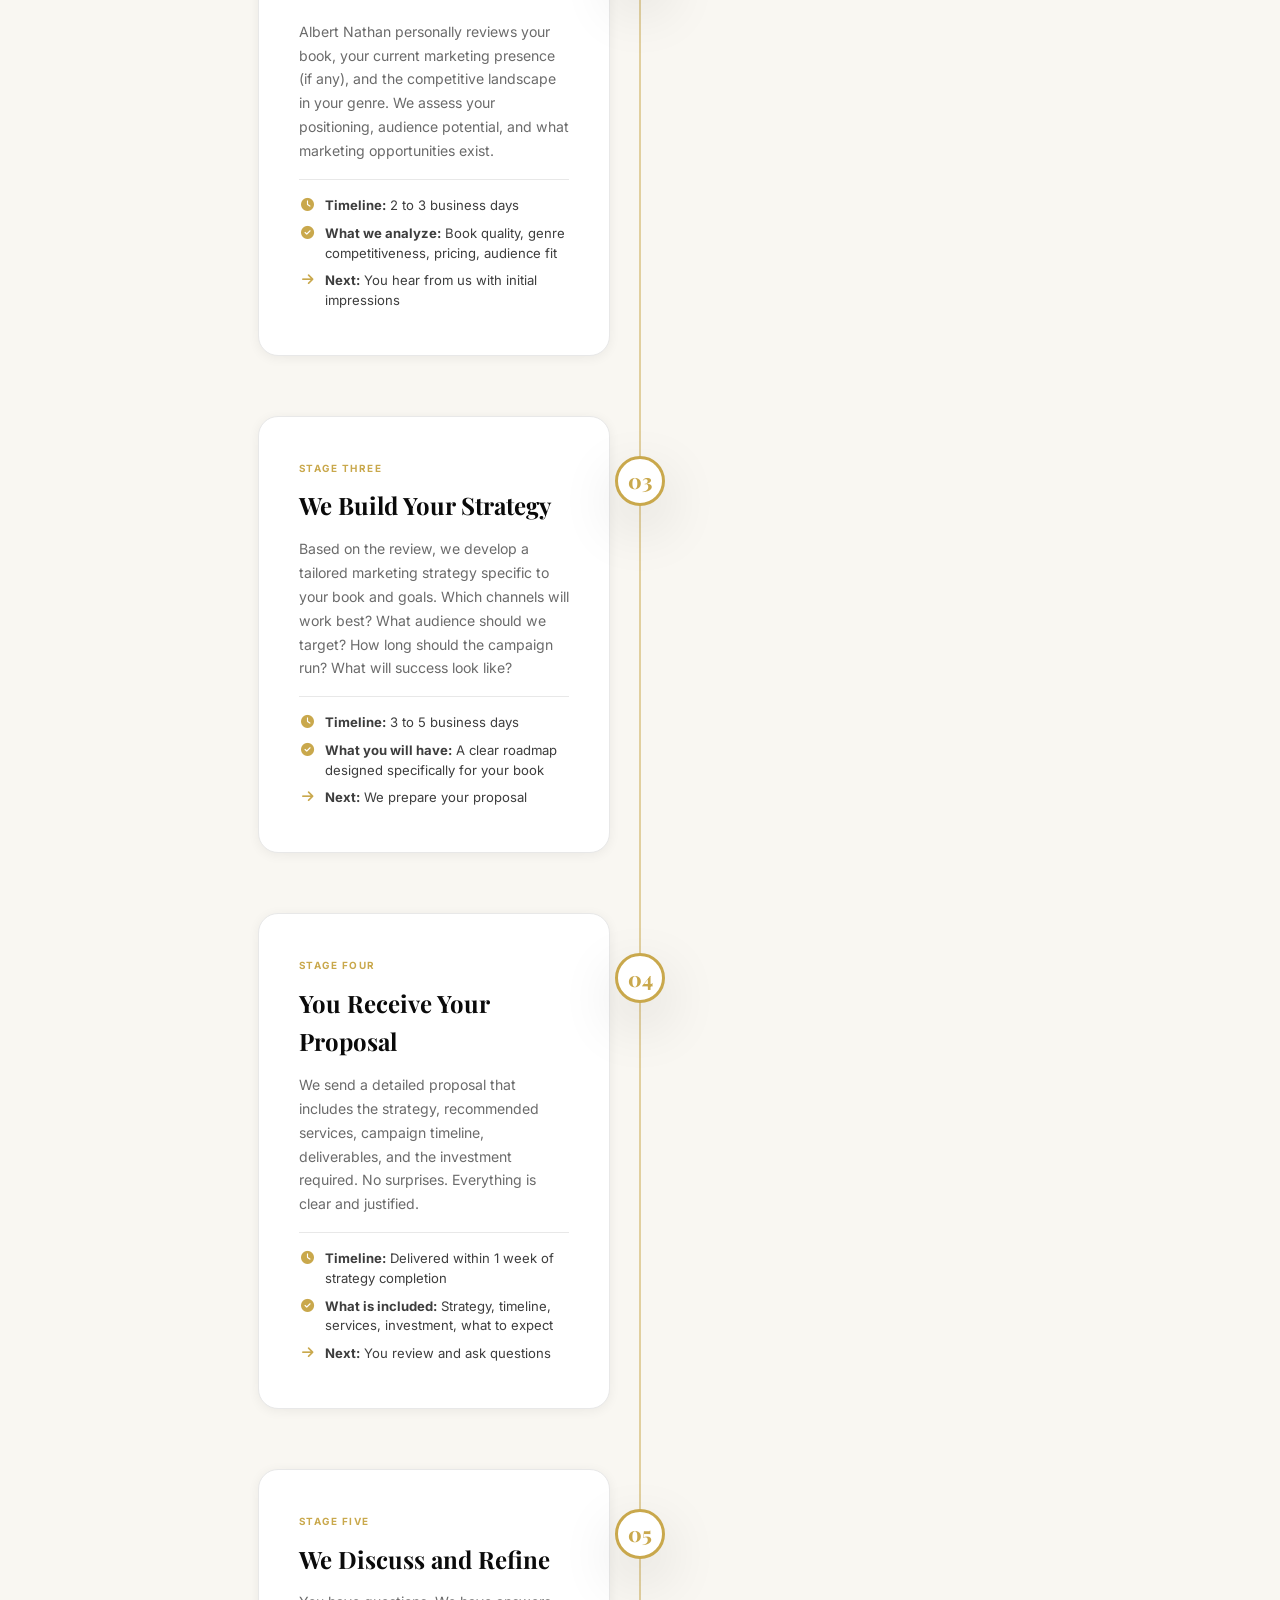
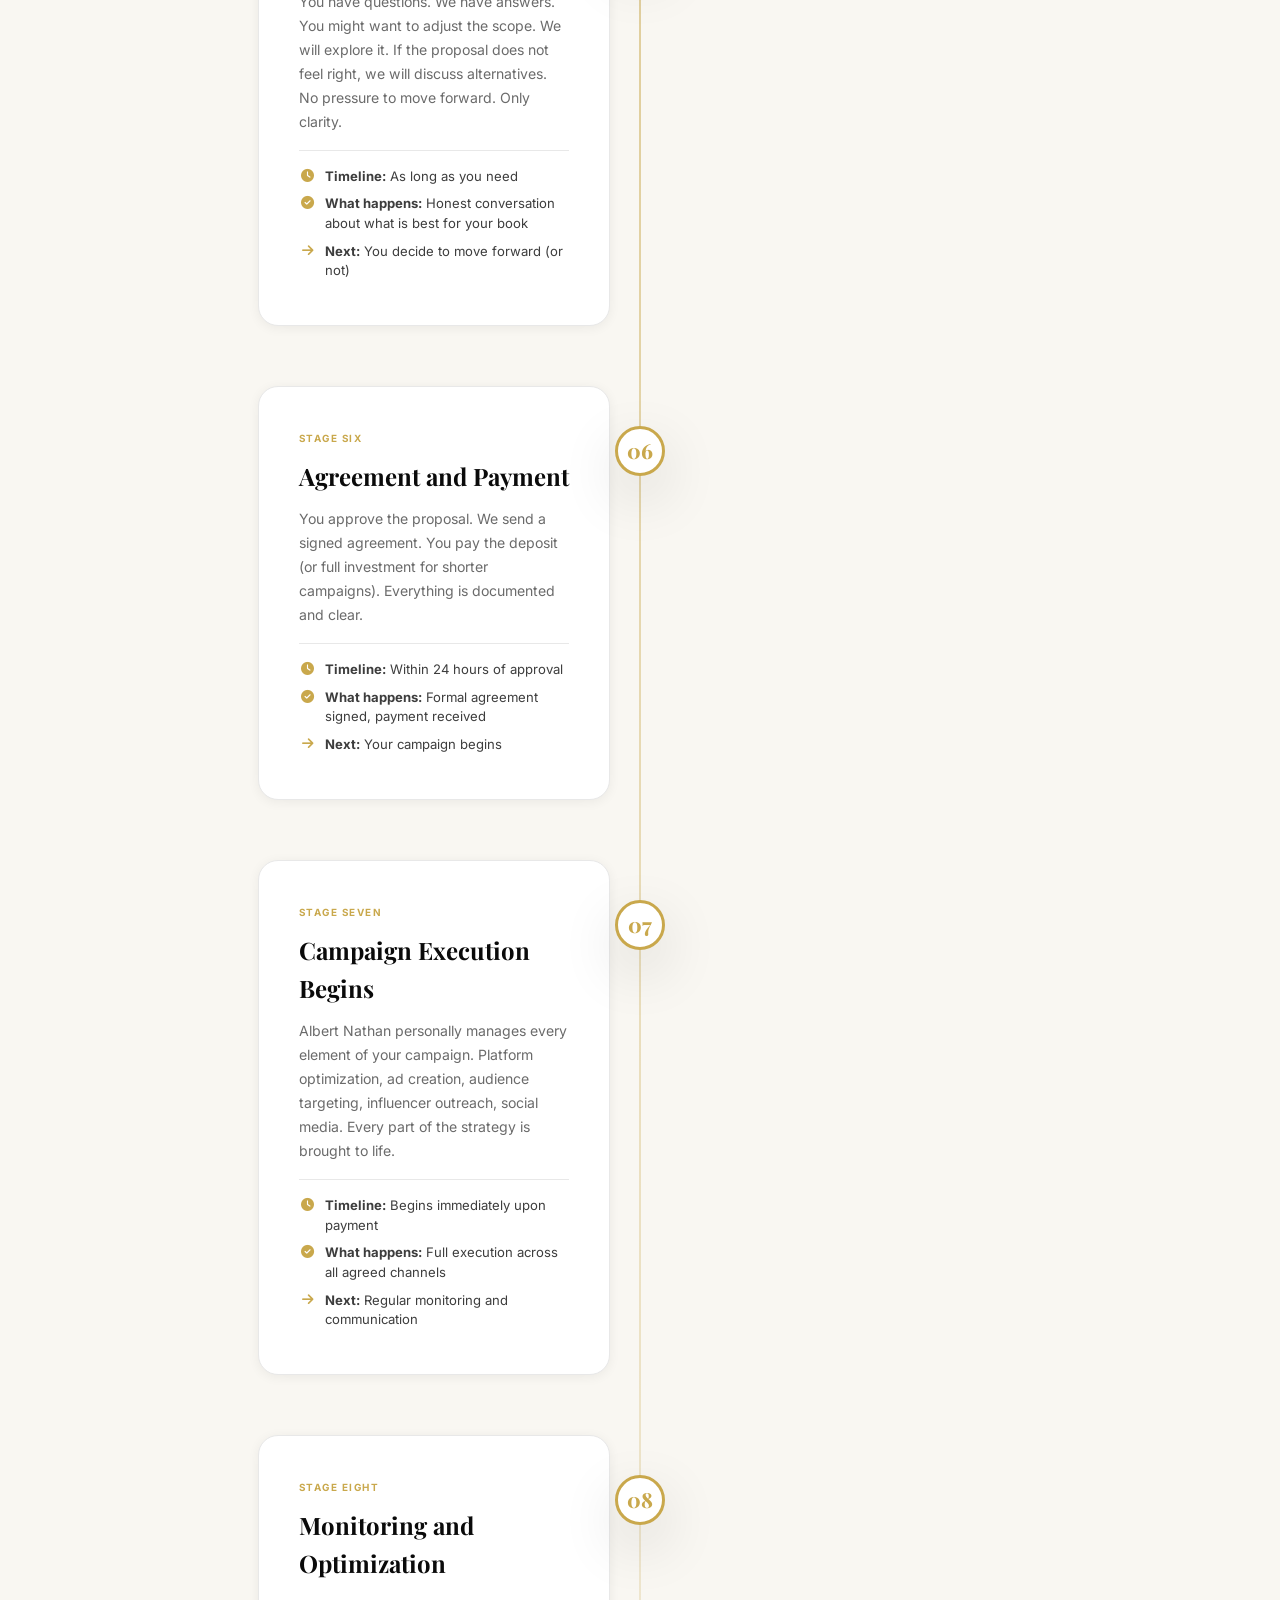
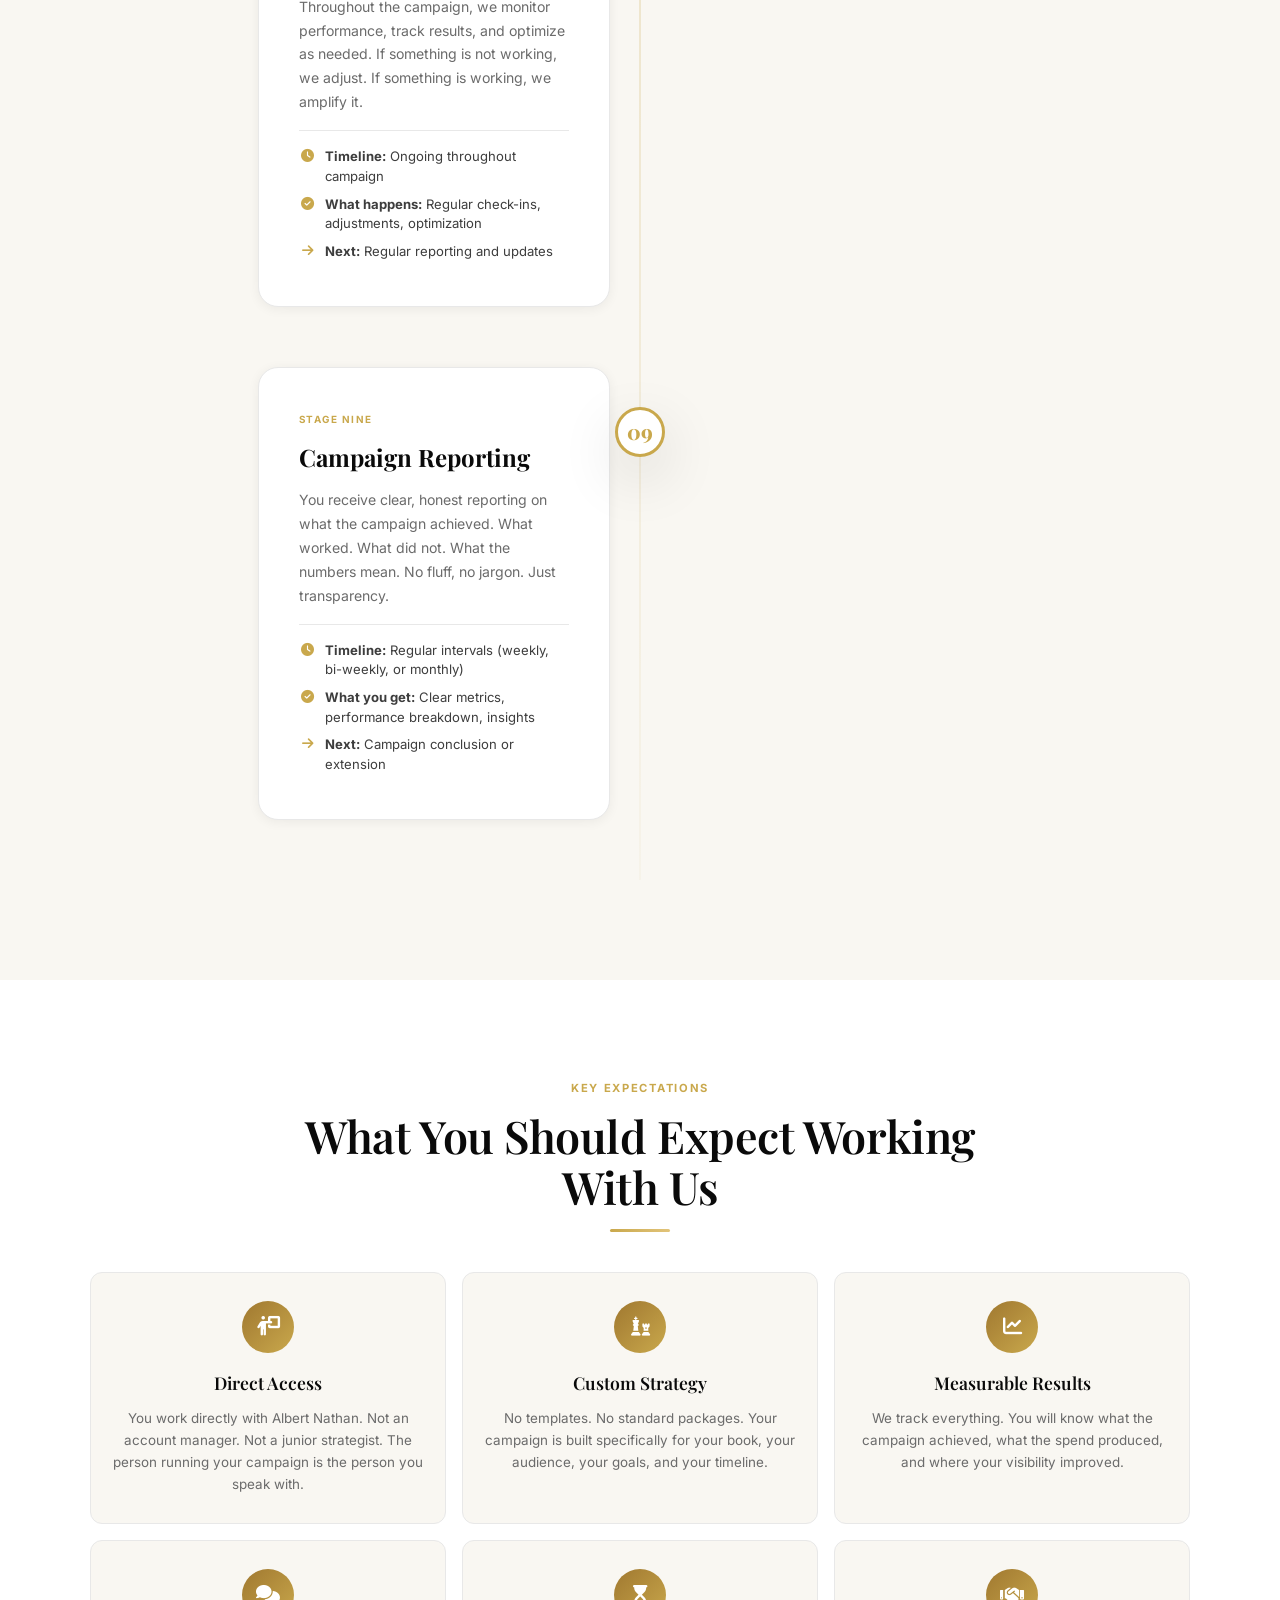
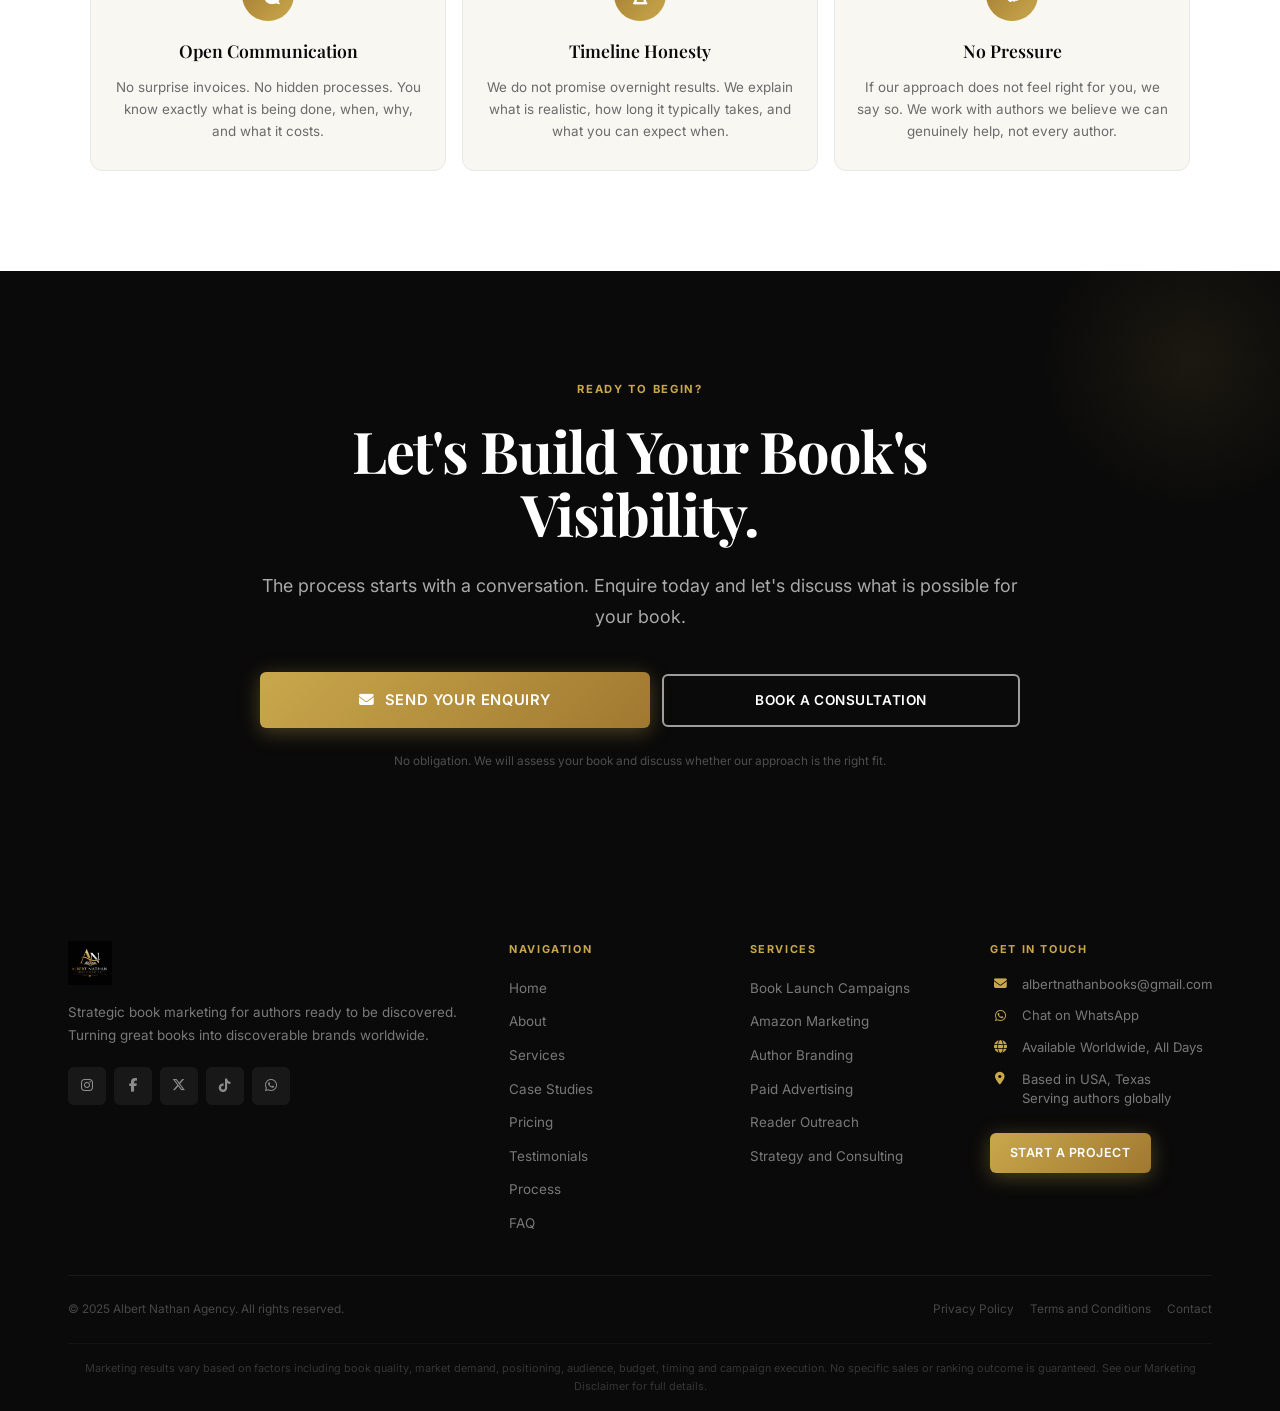
<file: process.html>
<!DOCTYPE html>
<html lang="en">
<head>
  <meta charset="UTF-8" />
  <meta name="viewport" content="width=device-width, initial-scale=1.0, maximum-scale=5.0" />
  <meta name="description" content="The Albert Nathan Agency process - how we work with authors from enquiry through campaign launch and reporting. Transparent, strategic book marketing." />
  <meta name="keywords" content="book marketing process, how book marketing works, author consultation, book marketing agency process, campaign strategy, book marketing steps" />
  <meta name="author" content="Albert Nathan" />
  <meta property="og:title" content="Our Process | Albert Nathan Agency" />
  <meta property="og:description" content="From enquiry to campaign launch. The transparent process behind strategic book marketing at Albert Nathan Agency." />
  <meta property="og:type" content="website" />
  <meta property="og:image" content="Albert Nathan.png" />
  <meta name="twitter:card" content="summary_large_image" />
  <meta name="twitter:title" content="Our Process | Albert Nathan Agency" />
  <meta name="twitter:description" content="How Albert Nathan Agency works with authors. Transparent book marketing process." />
  <title>Our Process | Albert Nathan Agency</title>

  <!-- Favicon - using your logo -->
  <link rel="icon" type="Albert Nathan.png" href="Albert Nathan.png" />
  <link rel="apple-touch-icon" href="Albert Nathan.png" />

  <link rel="preconnect" href="https://fonts.googleapis.com" />
  <link rel="preconnect" href="https://fonts.gstatic.com" crossorigin />
  <link href="https://fonts.googleapis.com/css2?family=Playfair+Display:ital,wght@0,400;0,500;0,600;0,700;0,800;1,400;1,600&family=Inter:wght@300;400;500;600;700&family=Cormorant+Garamond:ital,wght@0,400;0,500;0,600;1,400;1,600&display=swap" rel="stylesheet" />
  <link rel="stylesheet" href="https://cdnjs.cloudflare.com/ajax/libs/font-awesome/6.5.0/css/all.min.css" />

  <!-- Google Analytics -->
  <script async src="https://www.googletagmanager.com/gtag/js?id=G-317S3LQHLQ"></script>
  <script>
    window.dataLayer = window.dataLayer || [];
    function gtag(){dataLayer.push(arguments);}
    gtag('js', new Date());
    gtag('config', 'G-317S3LQHLQ');
  </script>

  <style>
    /* ROOT VARIABLES */
    :root {
      --gold:           #C9A84C;
      --gold-light:     #E2C47A;
      --gold-dark:      #A07830;
      --gold-pale:      #F5EDD6;
      --black:          #0A0A0A;
      --charcoal:       #1A1A1A;
      --charcoal-mid:   #2C2C2C;
      --charcoal-light: #3D3D3D;
      --white:          #FFFFFF;
      --off-white:      #F9F7F2;
      --grey-100:       #F5F5F5;
      --grey-200:       #E8E8E8;
      --grey-400:       #ADADAD;
      --text-primary:   #0A0A0A;
      --text-secondary: #3D3D3D;
      --text-muted:     #6B6B6B;
      --border:         rgba(201,168,76,0.25);
      --border-light:   rgba(201,168,76,0.12);
      --shadow-sm:      0 2px 12px rgba(0,0,0,0.06);
      --shadow-md:      0 8px 32px rgba(0,0,0,0.10);
      --shadow-lg:      0 20px 60px rgba(0,0,0,0.14);
      --shadow-gold:    0 8px 32px rgba(201,168,76,0.20);
      --radius-sm:      6px;
      --radius-md:      12px;
      --radius-lg:      20px;
      --radius-xl:      32px;
      --transition:     all 0.35s cubic-bezier(0.4,0,0.2,1);
      --font-heading:   'Playfair Display', Georgia, serif;
      --font-sub:       'Cormorant Garamond', Georgia, serif;
      --font-body:      'Inter', -apple-system, sans-serif;
    }

    *, *::before, *::after { margin:0; padding:0; box-sizing:border-box; }
    html  { scroll-behavior:smooth; font-size:16px; -webkit-text-size-adjust:100%; }
    body  { font-family:var(--font-body); color:var(--text-primary); background:var(--white); line-height:1.6; overflow-x:hidden; }
    img   { max-width:100%; height:auto; display:block; }
    a     { color:inherit; text-decoration:none; }
    ul    { list-style:none; }
    button{ cursor:pointer; border:none; background:none; font-family:inherit; }

    /* TYPOGRAPHY */
    .display-lg { font-family:var(--font-heading); font-size:clamp(2rem,4.5vw,4rem);   font-weight:700; line-height:1.1;  letter-spacing:-0.02em; }
    .display-md { font-family:var(--font-heading); font-size:clamp(1.6rem,3.5vw,3rem);   font-weight:600; line-height:1.15; letter-spacing:-0.01em; }
    .heading-lg { font-family:var(--font-heading); font-size:clamp(1.3rem,2.5vw,2.2rem); font-weight:600; line-height:1.2; }
    .heading-md { font-family:var(--font-heading); font-size:clamp(1.1rem,2vw,1.7rem);   font-weight:600; line-height:1.3; }
    .label-tag  { font-family:var(--font-body); font-size:0.7rem; font-weight:700; letter-spacing:0.15em; text-transform:uppercase; color:var(--gold); display:block; }
    .body-lg    { font-size:clamp(0.95rem,1.4vw,1.15rem); line-height:1.75; color:var(--text-secondary); }
    .body-md    { font-size:clamp(0.9rem,1vw,1rem); line-height:1.7; color:var(--text-secondary); }
    .gold  { color:var(--gold); }
    .white { color:var(--white); }
    .text-center { text-align:center; }

    .mt-8  { margin-top:8px; }   .mt-12 { margin-top:12px; }
    .mt-16 { margin-top:16px; }  .mt-20 { margin-top:20px; }
    .mt-24 { margin-top:24px; }  .mt-32 { margin-top:32px; }
    .mt-40 { margin-top:40px; }  .mt-48 { margin-top:48px; }
    .mt-64 { margin-top:64px; }

    /* LAYOUT */
    .container        { width:100%; max-width:1240px; margin:0 auto; padding:0 20px; box-sizing:border-box; }
    .container-narrow { width:100%; max-width:860px;  margin:0 auto; padding:0 20px; box-sizing:border-box; }

    /* BUTTONS */
    .btn { display:inline-flex; align-items:center; justify-content:center; gap:10px; padding:14px 28px; border-radius:var(--radius-sm); font-family:var(--font-body); font-size:0.85rem; font-weight:600; letter-spacing:0.04em; text-transform:uppercase; transition:var(--transition); position:relative; overflow:hidden; min-height:48px; text-align:center; }
    .btn::before { content:''; position:absolute; top:0; left:-100%; width:100%; height:100%; background:rgba(255,255,255,0.12); transition:left 0.4s ease; }
    .btn:hover::before { left:0; }
    .btn-gold        { background:linear-gradient(135deg,var(--gold) 0%,var(--gold-dark) 100%); color:var(--white); box-shadow:0 4px 20px rgba(201,168,76,0.35); }
    .btn-gold:hover  { transform:translateY(-2px); box-shadow:0 8px 30px rgba(201,168,76,0.45); }
    .btn-outline-gold       { background:transparent; color:var(--gold); border:2px solid var(--gold); }
    .btn-outline-gold:hover { background:var(--gold); color:var(--white); transform:translateY(-2px); }
    .btn-outline-white       { background:transparent; color:var(--white); border:2px solid rgba(255,255,255,0.6); }
    .btn-outline-white:hover { background:rgba(255,255,255,0.1); border-color:var(--white); transform:translateY(-2px); }
    .btn-sm  { padding:10px 20px; font-size:0.78rem; min-height:40px; }
    .btn-lg  { padding:16px 36px; font-size:0.92rem; min-height:56px; }
    .btn-group { display:flex; flex-wrap:wrap; gap:12px; align-items:center; }
    .btn-group .btn { flex:1 1 auto; min-width:140px; }

    /* GOLD LINE */
    .gold-line      { width:60px; height:3px; background:linear-gradient(90deg,var(--gold),var(--gold-light)); border-radius:2px; margin:16px auto; }
    .gold-line-left { margin:16px 0; }

    /* NAVBAR */
    #navbar { position:fixed; top:0; left:0; right:0; z-index:1000; padding:0 16px; height:68px; display:flex; align-items:center; justify-content:space-between; background:transparent; transition:var(--transition); }
    #navbar.scrolled { background:rgba(10,10,10,0.97); backdrop-filter:blur(20px); -webkit-backdrop-filter:blur(20px); height:62px; box-shadow:0 2px 30px rgba(0,0,0,0.3); }
    .nav-logo { display:flex; align-items:center; gap:10px; flex-shrink:0; }
    .nav-logo img { height:40px; width:auto; object-fit:contain; transition:var(--transition); }
    #navbar.scrolled .nav-logo img { height:34px; }
    .nav-logo-text { display:flex; flex-direction:column; line-height:1; }
    .nav-logo-name { font-family:var(--font-heading); font-size:1rem; font-weight:700; color:var(--white); letter-spacing:0.01em; }
    .nav-logo-sub  { font-size:0.55rem; font-weight:500; letter-spacing:0.15em; text-transform:uppercase; color:var(--gold); margin-top:2px; }
    .nav-links { display:none; align-items:center; gap:6px; list-style:none; }
    .nav-links a { font-size:0.75rem; font-weight:500; letter-spacing:0.06em; text-transform:uppercase; color:rgba(255,255,255,0.82); padding:6px 10px; border-radius:var(--radius-sm); transition:var(--transition); position:relative; }
    .nav-links a::after { content:''; position:absolute; bottom:2px; left:10px; width:0; height:1.5px; background:var(--gold); transition:width 0.3s ease; }
    .nav-links a:hover { color:var(--white); }
    .nav-links a:hover::after,.nav-links a.active::after { width:calc(100% - 20px); }
    .nav-links a.active { color:var(--white); }
    .nav-cta { background:linear-gradient(135deg,var(--gold),var(--gold-dark)) !important; color:var(--white) !important; padding:8px 16px !important; border-radius:var(--radius-sm) !important; font-weight:600 !important; box-shadow:0 4px 14px rgba(201,168,76,0.3); border:none !important; font-size:0.7rem !important; }
    .nav-cta:hover  { transform:translateY(-1px); box-shadow:0 6px 20px rgba(201,168,76,0.45) !important; }
    .nav-cta::after { display:none !important; }
    .hamburger { display:flex; flex-direction:column; justify-content:center; align-items:center; width:40px; height:40px; gap:5px; cursor:pointer; border-radius:var(--radius-sm); transition:var(--transition); flex-shrink:0; }
    .hamburger:hover { background:rgba(255,255,255,0.08); }
    .hamburger span { display:block; width:22px; height:2px; background:var(--white); border-radius:2px; transition:var(--transition); }
    .hamburger.open span:nth-child(1) { transform:translateY(7px) rotate(45deg); }
    .hamburger.open span:nth-child(2) { opacity:0; transform:scaleX(0); }
    .hamburger.open span:nth-child(3) { transform:translateY(-7px) rotate(-45deg); }
    .nav-mobile { display:none; position:fixed; top:0; left:0; right:0; bottom:0; background:rgba(10,10,10,0.98); z-index:999; flex-direction:column; align-items:center; justify-content:center; gap:8px; opacity:0; pointer-events:none; transition:opacity 0.3s ease; padding:20px; }
    .nav-mobile.active { display:flex; opacity:1; pointer-events:all; }
    .nav-mobile a { font-family:var(--font-heading); font-size:1.5rem; font-weight:600; color:var(--white); transition:var(--transition); text-align:center; padding:8px 0; }
    .nav-mobile a:hover { color:var(--gold); }
    .nav-mobile .nav-mobile-cta { margin-top:20px; }
    .nav-mobile .nav-mobile-cta .btn { font-size:0.85rem; padding:14px 32px; }

    /* HERO - LEFT ALIGNED */
    #p-hero {
      position:relative; min-height:50vh; padding:100px 0 60px;
      display:flex; align-items:center;
      background:var(--black); overflow:hidden;
    }
    .p-hero-bg {
      position:absolute; inset:0;
      background:
        radial-gradient(ellipse 70% 55% at 60% 25%, rgba(201,168,76,0.09) 0%, transparent 60%),
        radial-gradient(ellipse 40% 40% at 10% 80%, rgba(201,168,76,0.05) 0%, transparent 55%),
        linear-gradient(160deg,#0A0A0A 0%,#120E02 50%,#0A0A0A 100%);
    }
    .p-hero-grid {
      position:absolute; inset:0;
      background-image:linear-gradient(rgba(201,168,76,0.04) 1px,transparent 1px),linear-gradient(90deg,rgba(201,168,76,0.04) 1px,transparent 1px);
      background-size:60px 60px; pointer-events:none;
    }
    .p-hero-inner { position:relative; z-index:2; max-width:820px; padding-top:20px; text-align:left; }
    .hero-eyebrow { display:inline-flex; align-items:center; gap:12px; margin-bottom:20px; opacity:0; animation:fadeInUp 0.8s ease 0.2s forwards; }
    .hero-eyebrow-line { width:30px; height:1.5px; background:var(--gold); }
    .hero-eyebrow-text { font-size:0.65rem; font-weight:700; letter-spacing:0.2em; text-transform:uppercase; color:var(--gold); }
    .p-hero-title { font-family:var(--font-heading); font-size:clamp(2.2rem,5.5vw,5rem); font-weight:800; line-height:1.06; letter-spacing:-0.025em; color:var(--white); opacity:0; animation:fadeInUp 0.9s ease 0.4s forwards; }
    .p-hero-title .gold { color:var(--gold); }
    .p-hero-sub { font-size:clamp(0.95rem,1.4vw,1.15rem); line-height:1.7; color:rgba(255,255,255,0.65); max-width:620px; margin-top:20px; opacity:0; animation:fadeInUp 0.9s ease 0.6s forwards; }
    .p-hero-cta { display:flex; flex-wrap:wrap; gap:12px; margin-top:32px; opacity:0; animation:fadeInUp 0.9s ease 0.8s forwards; }
    .p-hero-cta .btn { flex:1 1 auto; min-width:160px; }

    /* PROCESS SECTION - FULL WIDTH TIMELINE - CENTERED HEADER */
    #p-timeline {
      background:var(--off-white);
      padding:60px 0;
    }

    .p-timeline-header { text-align:center; max-width:720px; margin:0 auto 40px; }
    .p-timeline-header .label-tag { margin-bottom:12px; }
    .p-timeline-header .gold-line { margin:16px auto; }

    /* Main timeline container */
    .process-timeline {
      position:relative;
      max-width:1000px;
      margin:0 auto;
    }

    /* Center line */
    .process-timeline::before {
      content:'';
      position:absolute;
      left:50%;
      top:0;
      bottom:0;
      width:1px;
      background:linear-gradient(180deg, var(--gold), var(--gold), rgba(201,168,76,0.1));
      transform:translateX(-50%);
    }

    .process-steps {
      display:flex;
      flex-direction:column;
      gap:0;
    }

    /* Each step in timeline */
    .process-step {
      display:grid;
      grid-template-columns:1fr 1fr;
      gap:60px;
      margin-bottom:60px;
      align-items:center;
      position:relative;
    }

    .process-step:nth-child(even) {
      direction:rtl;
    }

    .process-step:nth-child(even) > * {
      direction:ltr;
    }

    /* Step number circle on timeline */
    .step-marker {
      position:absolute;
      left:50%;
      top:40px;
      transform:translateX(-50%);
      width:50px;
      height:50px;
      border-radius:50%;
      background:var(--white);
      border:3px solid var(--gold);
      display:flex;
      align-items:center;
      justify-content:center;
      z-index:10;
      box-shadow:var(--shadow-lg);
    }

    .step-number {
      font-family:var(--font-heading);
      font-size:1.3rem;
      font-weight:800;
      color:var(--gold);
    }

    /* Step content box */
    .step-content {
      background:var(--white);
      border-radius:var(--radius-lg);
      padding:32px 28px;
      border:1px solid var(--grey-200);
      box-shadow:var(--shadow-sm);
      transition:var(--transition);
      position:relative;
    }

    .process-step:hover .step-content {
      border-color:var(--gold);
      transform:translateY(-4px);
      box-shadow:var(--shadow-md);
    }

    .step-content-label {
      font-size:0.62rem;
      font-weight:700;
      letter-spacing:0.15em;
      text-transform:uppercase;
      color:var(--gold);
      margin-bottom:10px;
    }

    .step-content h3 {
      font-family:var(--font-heading);
      font-size:clamp(1.1rem, 2vw, 1.5rem);
      font-weight:700;
      color:var(--text-primary);
      margin-bottom:12px;
    }

    .step-content p {
      font-size:0.88rem;
      line-height:1.7;
      color:var(--text-muted);
      margin-bottom:14px;
    }

    .step-details {
      display:flex;
      flex-direction:column;
      gap:8px;
      margin-top:16px;
      padding-top:16px;
      border-top:1px solid var(--grey-200);
    }

    .detail-item {
      display:flex;
      align-items:flex-start;
      gap:10px;
      font-size:0.82rem;
      color:var(--text-secondary);
      line-height:1.5;
    }

    .detail-item i {
      color:var(--gold);
      margin-top:2px;
      flex-shrink:0;
      width:16px;
      text-align:center;
    }

    /* Responsive timeline */
    @media (max-width:900px) {
      .process-timeline::before { display:none; }
      .process-step {
        grid-template-columns:1fr;
        gap:0;
        margin-bottom:40px;
        position:relative;
      }
      .process-step:nth-child(even) { direction:ltr; }
      .step-marker {
        position:relative;
        left:auto;
        top:auto;
        transform:none;
        margin-bottom:12px;
        width:44px;
        height:44px;
      }
      .step-number { font-size:1.1rem; }
      .step-content { padding:24px 20px; }
    }

    /* EXPECTATIONS SECTION - CENTERED HEADER */
    #p-expectations {
      background:var(--white);
      padding:60px 0;
    }

    .p-exp-header { text-align:center; max-width:720px; margin:0 auto 40px; }
    .p-exp-header .label-tag { margin-bottom:12px; }
    .p-exp-header .gold-line { margin:16px auto; }

    .exp-grid {
      display:grid;
      grid-template-columns:1fr;
      gap:16px;
      max-width:1100px;
      margin:0 auto;
    }

    .exp-card {
      background:var(--off-white);
      border-radius:var(--radius-md);
      padding:28px 20px;
      border:1px solid var(--grey-200);
      transition:var(--transition);
      text-align:center;
    }

    .exp-card:hover {
      border-color:var(--gold);
      transform:translateY(-4px);
      box-shadow:var(--shadow-md);
    }

    .exp-icon {
      width:52px;
      height:52px;
      border-radius:50%;
      background:linear-gradient(135deg, var(--gold-dark), var(--gold));
      display:flex;
      align-items:center;
      justify-content:center;
      color:var(--white);
      font-size:1.2rem;
      margin:0 auto 16px;
    }

    .exp-card h3 {
      font-family:var(--font-heading);
      font-size:1.1rem;
      font-weight:600;
      color:var(--text-primary);
      margin-bottom:10px;
    }

    .exp-card p {
      font-size:0.84rem;
      line-height:1.65;
      color:var(--text-muted);
    }

    /* FINAL CTA */
    #p-cta {
      background:var(--black);
      padding:60px 0;
      position:relative;
      overflow:hidden;
    }
    #p-cta::before {
      content:'';
      position:absolute;
      top:-60px;
      right:-60px;
      width:300px;
      height:300px;
      border-radius:50%;
      background:radial-gradient(circle, rgba(201,168,76,0.09) 0%, transparent 70%);
    }
    .p-cta-inner {
      text-align:center;
      max-width:760px;
      margin:0 auto;
      position:relative;
      z-index:1;
    }
    .p-cta-inner .label-tag { margin-bottom:16px; }
    .p-cta-inner .display-lg { color:var(--white); margin-bottom:20px; }
    .p-cta-inner .body-lg { color:rgba(255,255,255,0.65); margin-bottom:32px; }
    .p-cta-inner .btn-group { justify-content:center; }
    .p-cta-inner .btn-group .btn { flex:1 1 auto; min-width:160px; }
    .cta-disclaimer { margin-top:24px; font-size:0.74rem; color:rgba(255,255,255,0.28); line-height:1.6; }

    /* FOOTER */
    #footer { background:var(--black); padding-top:60px; }
    .footer-top { display:grid; grid-template-columns:1fr; gap:32px; padding-bottom:40px; border-bottom:1px solid rgba(255,255,255,0.06); }
    .footer-brand img { height:44px; width:auto; object-fit:contain; margin-bottom:16px; }
    .footer-brand p { font-size:0.84rem; line-height:1.7; color:rgba(255,255,255,0.45); margin-bottom:20px; max-width:100%; }
    .footer-socials { display:flex; gap:8px; flex-wrap:wrap; }
    .social-btn { width:38px; height:38px; border-radius:var(--radius-sm); background:rgba(255,255,255,0.06); display:flex; align-items:center; justify-content:center; color:rgba(255,255,255,0.50); font-size:0.85rem; transition:var(--transition); text-decoration:none; }
    .social-btn:hover { background:var(--gold); color:var(--white); transform:translateY(-3px); }
    .footer-col h4 { font-size:0.68rem; font-weight:700; letter-spacing:0.15em; text-transform:uppercase; color:var(--gold); margin-bottom:16px; }
    .footer-col ul { display:flex; flex-direction:column; gap:8px; }
    .footer-col ul li a { font-size:0.84rem; color:rgba(255,255,255,0.45); transition:var(--transition); }
    .footer-col ul li a:hover { color:var(--white); padding-left:4px; }
    .footer-contact-item { display:flex; align-items:flex-start; gap:12px; margin-bottom:12px; }
    .footer-contact-item i { color:var(--gold); font-size:0.8rem; margin-top:3px; flex-shrink:0; width:20px; text-align:center; }
    .footer-contact-item span { font-size:0.82rem; color:rgba(255,255,255,0.45); line-height:1.5; }
    .footer-contact-item a { color:rgba(255,255,255,0.45); transition:var(--transition); }
    .footer-contact-item a:hover { color:var(--gold); }
    .footer-bottom { padding:24px 0; display:flex; flex-direction:column; align-items:center; gap:12px; text-align:center; }
    .footer-bottom p { font-size:0.74rem; color:rgba(255,255,255,0.25); }
    .footer-legal { display:flex; gap:16px; flex-wrap:wrap; justify-content:center; }
    .footer-legal a { font-size:0.74rem; color:rgba(255,255,255,0.25); transition:var(--transition); }
    .footer-legal a:hover { color:var(--gold); }
    .footer-disclaimer { padding:16px 0; border-top:1px solid rgba(255,255,255,0.04); }
    .footer-disclaimer p { font-size:0.68rem; color:rgba(255,255,255,0.18); line-height:1.6; text-align:center; }

    /* FLOATING ELEMENTS */
    .whatsapp-float { position:fixed; bottom:20px; right:20px; z-index:900; display:flex; align-items:center; gap:8px; background:#25D366; color:var(--white); padding:12px 16px; border-radius:60px; box-shadow:0 8px 28px rgba(37,211,102,0.35); text-decoration:none; font-size:0.8rem; font-weight:600; transition:var(--transition); animation:floatIn 0.8s ease 2s both; }
    .whatsapp-float:hover { transform:translateY(-3px) scale(1.03); }
    #cookie-banner { position:fixed; bottom:0; left:0; right:0; z-index:1100; background:var(--charcoal); border-top:1px solid rgba(201,168,76,0.2); padding:16px 20px; display:flex; flex-direction:column; align-items:center; gap:16px; transform:translateY(100%); transition:transform 0.4s ease; }
    #cookie-banner.show { transform:translateY(0); }
    .cookie-text { font-size:0.82rem; color:rgba(255,255,255,0.65); line-height:1.5; text-align:center; }
    .cookie-text a { color:var(--gold); text-decoration:underline; }
    .cookie-btns { display:flex; gap:10px; flex-shrink:0; flex-wrap:wrap; justify-content:center; }
    .cookie-accept { padding:8px 20px; background:var(--gold); color:var(--white); border-radius:var(--radius-sm); font-size:0.78rem; font-weight:700; cursor:pointer; border:none; transition:var(--transition); min-height:40px; }
    .cookie-accept:hover { background:var(--gold-dark); }
    .cookie-decline { padding:8px 16px; background:transparent; color:rgba(255,255,255,0.45); border:1px solid rgba(255,255,255,0.12); border-radius:var(--radius-sm); font-size:0.78rem; font-weight:600; cursor:pointer; transition:var(--transition); min-height:40px; }
    .cookie-decline:hover { color:var(--white); border-color:rgba(255,255,255,0.35); }

    /* ANIMATIONS */
    @keyframes fadeInUp { from { opacity:0; transform:translateY(30px); } to { opacity:1; transform:translateY(0); } }
    @keyframes floatIn { from { opacity:0; transform:translateY(20px); } to { opacity:1; transform:translateY(0); } }
    .reveal { opacity:0; transform:translateY(28px); transition:opacity 0.7s ease, transform 0.7s ease; }
    .reveal.visible { opacity:1; transform:translateY(0); }
    .reveal-delay-1 { transition-delay:0.1s; }
    .reveal-delay-2 { transition-delay:0.2s; }
    .reveal-delay-3 { transition-delay:0.3s; }

    /* RESPONSIVE - TABLET */
    @media (min-width:600px) {
      .exp-grid { grid-template-columns:repeat(2,1fr); }
      .footer-top { grid-template-columns:repeat(2,1fr); }
    }

    @media (min-width:768px) {
      #navbar { padding:0 32px; height:80px; }
      .nav-links { display:flex; }
      .hamburger { display:none; }
      .container { padding:0 32px; }
      .container-narrow { padding:0 32px; }
      .exp-grid { grid-template-columns:repeat(3,1fr); }
      .footer-top { grid-template-columns:2fr 1fr 1fr 1fr; gap:40px; }
      .footer-bottom { flex-direction:row; justify-content:space-between; text-align:left; }
      .whatsapp-float .wa-label { display:inline; }
      .whatsapp-float { padding:14px 22px; border-radius:60px; }
      .nav-logo img { height:48px; }
      #navbar.scrolled .nav-logo img { height:40px; }
      .nav-logo-name { font-size:1.15rem; }
      .nav-logo-sub { font-size:0.65rem; }
      #cookie-banner { flex-direction:row; padding:16px 32px; }
      .cookie-text { text-align:left; }
      .step-content { padding:44px 40px; }
    }

    @media (min-width:1024px) {
      .p-hero-title { font-size:clamp(2.8rem,5.5vw,5rem); }
      #p-timeline { padding:100px 0; }
      #p-expectations { padding:100px 0; }
      #p-cta { padding:110px 0; }
    }

    @media (min-width:1200px) {
      .container { padding:0 48px; }
      .container-narrow { padding:0 48px; }
      #navbar { padding:0 48px; }
    }

    /* Small screen fine-tuning */
    @media (max-width:380px) {
      .p-hero-title { font-size:1.8rem; }
      .step-content { padding:20px 16px; }
      .exp-card { padding:20px 16px; }
      .btn { font-size:0.78rem; padding:12px 20px; min-height:44px; }
      .btn-lg { font-size:0.82rem; padding:14px 24px; min-height:48px; }
    }
  </style>
</head>

<body>

  <!-- COOKIE BANNER -->
  <div id="cookie-banner" role="dialog">
    <p class="cookie-text">We use cookies to improve your experience. Read our <a href="privacy-policy.html" style="color:var(--gold); text-decoration:underline;">Privacy Policy</a> to learn more.</p>
    <div class="cookie-btns">
      <button class="cookie-accept" id="cookieAccept">Accept</button>
      <button class="cookie-decline" id="cookieDecline">Decline</button>
    </div>
  </div>

  <!-- NAVIGATION -->
  <nav id="navbar">
    <a href="index.html" class="nav-logo">
      <img src="Albert Nathan.png" alt="Albert Nathan Agency" />
      <div class="nav-logo-text">
        <span class="nav-logo-name">Albert Nathan</span>
        <span class="nav-logo-sub">Book Marketing</span>
      </div>
    </a>
    <ul class="nav-links">
      <li><a href="index.html">Home</a></li>
      <li><a href="about.html">About</a></li>
      <li><a href="services.html">Services</a></li>
      <li><a href="case-studies.html">Case Studies</a></li>
      <li><a href="pricing.html">Pricing</a></li>
      <li><a href="testimonials.html">Testimonials</a></li>
      <li><a href="process.html" class="active">Process</a></li>
      <li><a href="faq.html">FAQ</a></li>
      <li><a href="contact.html">Contact</a></li>
      <li><a href="book-a-call.html" class="nav-cta">Start Project</a></li>
    </ul>
    <button class="hamburger" id="hamburger">
      <span></span><span></span><span></span>
    </button>
  </nav>

  <div class="nav-mobile" id="navMobile">
    <a href="index.html" onclick="closeMobileNav()">Home</a>
    <a href="about.html" onclick="closeMobileNav()">About</a>
    <a href="services.html" onclick="closeMobileNav()">Services</a>
    <a href="case-studies.html" onclick="closeMobileNav()">Case Studies</a>
    <a href="pricing.html" onclick="closeMobileNav()">Pricing</a>
    <a href="testimonials.html" onclick="closeMobileNav()">Testimonials</a>
    <a href="process.html" onclick="closeMobileNav()">Process</a>
    <a href="faq.html" onclick="closeMobileNav()">FAQ</a>
    <a href="contact.html" onclick="closeMobileNav()">Contact</a>
    <div class="nav-mobile-cta">
      <a href="book-a-call.html" class="btn btn-gold" onclick="closeMobileNav()">Start Your Project</a>
    </div>
  </div>

  <!-- HERO - LEFT ALIGNED -->
  <section id="p-hero">
    <div class="p-hero-bg"></div>
    <div class="p-hero-grid"></div>
    <div class="container">
      <div class="p-hero-inner">
        <div class="hero-eyebrow">
          <span class="hero-eyebrow-line"></span>
          <span class="hero-eyebrow-text">Our Transparent Process</span>
        </div>
        <h1 class="p-hero-title">
          From <span class="gold">Enquiry</span> to<br />
          Campaign Launch.<br />
          No Hidden Steps.
        </h1>
        <p class="p-hero-sub">
          Every author deserves to know exactly what happens after they contact us.
          Here is how Albert Nathan Agency works with you, stage by stage.
        </p>
        <div class="p-hero-cta">
          <a href="#p-timeline" class="btn btn-gold btn-lg">
            <i class="fas fa-arrow-down"></i> See the Full Process
          </a>
          <a href="contact.html" class="btn btn-outline-white">
            Get Started Now
          </a>
        </div>
      </div>
    </div>
  </section>

  <!-- MAIN TIMELINE - CENTERED HEADER -->
  <section id="p-timeline">
    <div class="container-narrow">

      <div class="p-timeline-header reveal">
        <span class="label-tag">Step-by-Step</span>
        <h2 class="display-md mt-12">The Complete Process</h2>
        <div class="gold-line"></div>
        <p class="body-lg mt-12">
          From the moment you reach out to the launch of your campaign,
          you will know exactly where you are in the process.
        </p>
      </div>

      <div class="process-timeline reveal">
        <div class="process-steps">

          <!-- STEP 1: ENQUIRY -->
          <div class="process-step">
            <div class="step-marker">
              <span class="step-number">01</span>
            </div>
            <div class="step-content">
              <div class="step-content-label">Stage One</div>
              <h3>You Enquire</h3>
              <p>
                You submit your book details and marketing objectives through the enquiry form
                on our website, WhatsApp, or directly by email. No pressure. No long questionnaire.
                Just the essential information so we understand your book and your goals.
              </p>
              <div class="step-details">
                <div class="detail-item">
                  <i class="fas fa-clock"></i>
                  <span><strong>Timeline:</strong> Immediate</span>
                </div>
                <div class="detail-item">
                  <i class="fas fa-check-circle"></i>
                  <span><strong>What we need:</strong> Book title, genre, publishing date, marketing goals, budget</span>
                </div>
                <div class="detail-item">
                  <i class="fas fa-arrow-right"></i>
                  <span><strong>Next:</strong> We respond within 24 to 48 hours</span>
                </div>
              </div>
            </div>
            <div></div>
          </div>

          <!-- STEP 2: REVIEW -->
          <div class="process-step">
            <div></div>
            <div class="step-marker">
              <span class="step-number">02</span>
            </div>
            <div class="step-content">
              <div class="step-content-label">Stage Two</div>
              <h3>We Review Your Book</h3>
              <p>
                Albert Nathan personally reviews your book, your current marketing presence
                (if any), and the competitive landscape in your genre. We assess your positioning,
                audience potential, and what marketing opportunities exist.
              </p>
              <div class="step-details">
                <div class="detail-item">
                  <i class="fas fa-clock"></i>
                  <span><strong>Timeline:</strong> 2 to 3 business days</span>
                </div>
                <div class="detail-item">
                  <i class="fas fa-check-circle"></i>
                  <span><strong>What we analyze:</strong> Book quality, genre competitiveness, pricing, audience fit</span>
                </div>
                <div class="detail-item">
                  <i class="fas fa-arrow-right"></i>
                  <span><strong>Next:</strong> You hear from us with initial impressions</span>
                </div>
              </div>
            </div>
          </div>

          <!-- STEP 3: STRATEGY -->
          <div class="process-step">
            <div class="step-marker">
              <span class="step-number">03</span>
            </div>
            <div class="step-content">
              <div class="step-content-label">Stage Three</div>
              <h3>We Build Your Strategy</h3>
              <p>
                Based on the review, we develop a tailored marketing strategy specific to your
                book and goals. Which channels will work best? What audience should we target?
                How long should the campaign run? What will success look like?
              </p>
              <div class="step-details">
                <div class="detail-item">
                  <i class="fas fa-clock"></i>
                  <span><strong>Timeline:</strong> 3 to 5 business days</span>
                </div>
                <div class="detail-item">
                  <i class="fas fa-check-circle"></i>
                  <span><strong>What you will have:</strong> A clear roadmap designed specifically for your book</span>
                </div>
                <div class="detail-item">
                  <i class="fas fa-arrow-right"></i>
                  <span><strong>Next:</strong> We prepare your proposal</span>
                </div>
              </div>
            </div>
            <div></div>
          </div>

          <!-- STEP 4: PROPOSAL -->
          <div class="process-step">
            <div></div>
            <div class="step-marker">
              <span class="step-number">04</span>
            </div>
            <div class="step-content">
              <div class="step-content-label">Stage Four</div>
              <h3>You Receive Your Proposal</h3>
              <p>
                We send a detailed proposal that includes the strategy, recommended services,
                campaign timeline, deliverables, and the investment required. No surprises.
                Everything is clear and justified.
              </p>
              <div class="step-details">
                <div class="detail-item">
                  <i class="fas fa-clock"></i>
                  <span><strong>Timeline:</strong> Delivered within 1 week of strategy completion</span>
                </div>
                <div class="detail-item">
                  <i class="fas fa-check-circle"></i>
                  <span><strong>What is included:</strong> Strategy, timeline, services, investment, what to expect</span>
                </div>
                <div class="detail-item">
                  <i class="fas fa-arrow-right"></i>
                  <span><strong>Next:</strong> You review and ask questions</span>
                </div>
              </div>
            </div>
          </div>

          <!-- STEP 5: DISCUSSION -->
          <div class="process-step">
            <div class="step-marker">
              <span class="step-number">05</span>
            </div>
            <div class="step-content">
              <div class="step-content-label">Stage Five</div>
              <h3>We Discuss and Refine</h3>
              <p>
                You have questions. We have answers. You might want to adjust the scope.
                We will explore it. If the proposal does not feel right, we will discuss alternatives.
                No pressure to move forward. Only clarity.
              </p>
              <div class="step-details">
                <div class="detail-item">
                  <i class="fas fa-clock"></i>
                  <span><strong>Timeline:</strong> As long as you need</span>
                </div>
                <div class="detail-item">
                  <i class="fas fa-check-circle"></i>
                  <span><strong>What happens:</strong> Honest conversation about what is best for your book</span>
                </div>
                <div class="detail-item">
                  <i class="fas fa-arrow-right"></i>
                  <span><strong>Next:</strong> You decide to move forward (or not)</span>
                </div>
              </div>
            </div>
            <div></div>
          </div>

          <!-- STEP 6: AGREEMENT -->
          <div class="process-step">
            <div></div>
            <div class="step-marker">
              <span class="step-number">06</span>
            </div>
            <div class="step-content">
              <div class="step-content-label">Stage Six</div>
              <h3>Agreement and Payment</h3>
              <p>
                You approve the proposal. We send a signed agreement. You pay the deposit
                (or full investment for shorter campaigns). Everything is documented and clear.
              </p>
              <div class="step-details">
                <div class="detail-item">
                  <i class="fas fa-clock"></i>
                  <span><strong>Timeline:</strong> Within 24 hours of approval</span>
                </div>
                <div class="detail-item">
                  <i class="fas fa-check-circle"></i>
                  <span><strong>What happens:</strong> Formal agreement signed, payment received</span>
                </div>
                <div class="detail-item">
                  <i class="fas fa-arrow-right"></i>
                  <span><strong>Next:</strong> Your campaign begins</span>
                </div>
              </div>
            </div>
          </div>

          <!-- STEP 7: EXECUTION -->
          <div class="process-step">
            <div class="step-marker">
              <span class="step-number">07</span>
            </div>
            <div class="step-content">
              <div class="step-content-label">Stage Seven</div>
              <h3>Campaign Execution Begins</h3>
              <p>
                Albert Nathan personally manages every element of your campaign. Platform optimization,
                ad creation, audience targeting, influencer outreach, social media. Every part of the
                strategy is brought to life.
              </p>
              <div class="step-details">
                <div class="detail-item">
                  <i class="fas fa-clock"></i>
                  <span><strong>Timeline:</strong> Begins immediately upon payment</span>
                </div>
                <div class="detail-item">
                  <i class="fas fa-check-circle"></i>
                  <span><strong>What happens:</strong> Full execution across all agreed channels</span>
                </div>
                <div class="detail-item">
                  <i class="fas fa-arrow-right"></i>
                  <span><strong>Next:</strong> Regular monitoring and communication</span>
                </div>
              </div>
            </div>
            <div></div>
          </div>

          <!-- STEP 8: MONITORING -->
          <div class="process-step">
            <div></div>
            <div class="step-marker">
              <span class="step-number">08</span>
            </div>
            <div class="step-content">
              <div class="step-content-label">Stage Eight</div>
              <h3>Monitoring and Optimization</h3>
              <p>
                Throughout the campaign, we monitor performance, track results, and optimize
                as needed. If something is not working, we adjust. If something is working,
                we amplify it.
              </p>
              <div class="step-details">
                <div class="detail-item">
                  <i class="fas fa-clock"></i>
                  <span><strong>Timeline:</strong> Ongoing throughout campaign</span>
                </div>
                <div class="detail-item">
                  <i class="fas fa-check-circle"></i>
                  <span><strong>What happens:</strong> Regular check-ins, adjustments, optimization</span>
                </div>
                <div class="detail-item">
                  <i class="fas fa-arrow-right"></i>
                  <span><strong>Next:</strong> Regular reporting and updates</span>
                </div>
              </div>
            </div>
          </div>

          <!-- STEP 9: REPORTING -->
          <div class="process-step">
            <div class="step-marker">
              <span class="step-number">09</span>
            </div>
            <div class="step-content">
              <div class="step-content-label">Stage Nine</div>
              <h3>Campaign Reporting</h3>
              <p>
                You receive clear, honest reporting on what the campaign achieved. What worked.
                What did not. What the numbers mean. No fluff, no jargon. Just transparency.
              </p>
              <div class="step-details">
                <div class="detail-item">
                  <i class="fas fa-clock"></i>
                  <span><strong>Timeline:</strong> Regular intervals (weekly, bi-weekly, or monthly)</span>
                </div>
                <div class="detail-item">
                  <i class="fas fa-check-circle"></i>
                  <span><strong>What you get:</strong> Clear metrics, performance breakdown, insights</span>
                </div>
                <div class="detail-item">
                  <i class="fas fa-arrow-right"></i>
                  <span><strong>Next:</strong> Campaign conclusion or extension</span>
                </div>
              </div>
            </div>
            <div></div>
          </div>

        </div>
      </div>

    </div>
  </section>

  <!-- WHAT TO EXPECT - CENTERED HEADER -->
  <section id="p-expectations">
    <div class="container">

      <div class="p-exp-header reveal">
        <span class="label-tag">Key Expectations</span>
        <h2 class="display-md mt-12">What You Should Expect Working With Us</h2>
        <div class="gold-line"></div>
      </div>

      <div class="exp-grid">

        <div class="exp-card reveal reveal-delay-1">
          <div class="exp-icon"><i class="fas fa-person-chalkboard"></i></div>
          <h3>Direct Access</h3>
          <p>
            You work directly with Albert Nathan. Not an account manager. Not a junior strategist.
            The person running your campaign is the person you speak with.
          </p>
        </div>

        <div class="exp-card reveal reveal-delay-2">
          <div class="exp-icon"><i class="fas fa-chess"></i></div>
          <h3>Custom Strategy</h3>
          <p>
            No templates. No standard packages. Your campaign is built specifically for your
            book, your audience, your goals, and your timeline.
          </p>
        </div>

        <div class="exp-card reveal reveal-delay-3">
          <div class="exp-icon"><i class="fas fa-chart-line"></i></div>
          <h3>Measurable Results</h3>
          <p>
            We track everything. You will know what the campaign achieved, what the spend produced,
            and where your visibility improved.
          </p>
        </div>

        <div class="exp-card reveal reveal-delay-1">
          <div class="exp-icon"><i class="fas fa-comments"></i></div>
          <h3>Open Communication</h3>
          <p>
            No surprise invoices. No hidden processes. You know exactly what is being done,
            when, why, and what it costs.
          </p>
        </div>

        <div class="exp-card reveal reveal-delay-2">
          <div class="exp-icon"><i class="fas fa-hourglass-start"></i></div>
          <h3>Timeline Honesty</h3>
          <p>
            We do not promise overnight results. We explain what is realistic, how long it typically
            takes, and what you can expect when.
          </p>
        </div>

        <div class="exp-card reveal reveal-delay-3">
          <div class="exp-icon"><i class="fas fa-handshake"></i></div>
          <h3>No Pressure</h3>
          <p>
            If our approach does not feel right for you, we say so. We work with authors we
            believe we can genuinely help, not every author.
          </p>
        </div>

      </div>

    </div>
  </section>

  <!-- FINAL CTA -->
  <section id="p-cta">
    <div class="container">
      <div class="p-cta-inner reveal">
        <span class="label-tag">Ready to Begin?</span>
        <h2 class="display-lg mt-20">Let's Build Your Book's Visibility.</h2>
        <p class="body-lg mt-24">
          The process starts with a conversation. Enquire today and let's discuss what is
          possible for your book.
        </p>
        <div class="btn-group mt-40">
          <a href="contact.html" class="btn btn-gold btn-lg">
            <i class="fas fa-envelope"></i> Send Your Enquiry
          </a>
          <a href="book-a-call.html" class="btn btn-outline-white">
            Book a Consultation
          </a>
        </div>
        <p class="cta-disclaimer">
          No obligation. We will assess your book and discuss whether our approach is the right fit.
        </p>
      </div>
    </div>
  </section>

  <!-- FOOTER - UPDATED WITH WHATSAPP -->
  <footer id="footer">
    <div class="container">
      <div class="footer-top">
        <div class="footer-brand">
          <img src="Albert Nathan.png" alt="Albert Nathan Agency" />
          <p>Strategic book marketing for authors ready to be discovered. Turning great books into discoverable brands worldwide.</p>
          <div class="footer-socials">
            <a href="https://www.instagram.com/albertnathanagency/" target="_blank" rel="noopener" class="social-btn" title="Instagram"><i class="fab fa-instagram"></i></a>
            <a href="https://www.facebook.com/profile.php?id=61592884918168" target="_blank" rel="noopener" class="social-btn" title="Facebook"><i class="fab fa-facebook-f"></i></a>
            <a href="https://x.com/albertnathan001" target="_blank" rel="noopener" class="social-btn" title="X"><i class="fab fa-x-twitter"></i></a>
            <a href="https://tiktok.com/@albertnathanagency001" target="_blank" rel="noopener" class="social-btn" title="TikTok"><i class="fab fa-tiktok"></i></a>
            <a href="https://wa.me/19188435974" target="_blank" rel="noopener" class="social-btn" title="WhatsApp"><i class="fab fa-whatsapp"></i></a>
          </div>
        </div>
        <div class="footer-col">
          <h4>Navigation</h4>
          <ul>
            <li><a href="index.html">Home</a></li>
            <li><a href="about.html">About</a></li>
            <li><a href="services.html">Services</a></li>
            <li><a href="case-studies.html">Case Studies</a></li>
            <li><a href="pricing.html">Pricing</a></li>
            <li><a href="testimonials.html">Testimonials</a></li>
            <li><a href="process.html">Process</a></li>
            <li><a href="faq.html">FAQ</a></li>
          </ul>
        </div>
        <div class="footer-col">
          <h4>Services</h4>
          <ul>
            <li><a href="services.html">Book Launch Campaigns</a></li>
            <li><a href="services.html">Amazon Marketing</a></li>
            <li><a href="services.html">Author Branding</a></li>
            <li><a href="services.html">Paid Advertising</a></li>
            <li><a href="services.html">Reader Outreach</a></li>
            <li><a href="services.html">Strategy and Consulting</a></li>
          </ul>
        </div>
        <div class="footer-col">
          <h4>Get In Touch</h4>
          <div class="footer-contact-item">
            <i class="fas fa-envelope"></i>
            <span><a href="mailto:albertnathanbooks@gmail.com">albertnathanbooks@gmail.com</a></span>
          </div>
          <div class="footer-contact-item">
            <i class="fab fa-whatsapp"></i>
            <span><a href="https://wa.me/19188435974">Chat on WhatsApp</a></span>
          </div>
          <div class="footer-contact-item">
            <i class="fas fa-globe"></i>
            <span>Available Worldwide, All Days</span>
          </div>
          <div class="footer-contact-item">
            <i class="fas fa-map-marker-alt"></i>
            <span>Based in USA, Texas<br />Serving authors globally</span>
          </div>
          <div class="mt-24">
            <a href="contact.html" class="btn btn-gold btn-sm">Start a Project</a>
          </div>
        </div>
      </div>
      <div class="footer-bottom">
        <p>© 2025 Albert Nathan Agency. All rights reserved.</p>
        <div class="footer-legal">
          <a href="privacy-policy.html">Privacy Policy</a>
          <a href="terms.html">Terms and Conditions</a>
          <a href="contact.html">Contact</a>
        </div>
      </div>
      <div class="footer-disclaimer">
        <p>Marketing results vary based on factors including book quality, market demand, positioning, audience, budget, timing and campaign execution. No specific sales or ranking outcome is guaranteed. See our Marketing Disclaimer for full details.</p>
      </div>
    </div>
  </footer>

  <!-- WHATSAPP FLOAT - UPDATED WITH YOUR NUMBER -->
  <a href="https://wa.me/19188435974?text=Hi%20Albert%2C%20I%27d%20like%20to%20discuss%20marketing%20my%20book." class="whatsapp-float" title="Chat on WhatsApp">
    <i class="fab fa-whatsapp"></i>
    <span class="wa-label">Chat About Your Book</span>
  </a>

  <!-- JAVASCRIPT -->
  <script>
    /* Navbar Scroll */
    const navbar = document.getElementById('navbar');
    window.addEventListener('scroll', () => {
      navbar.classList.toggle('scrolled', window.scrollY > 50);
    });

    /* Mobile Nav */
    const hamburger = document.getElementById('hamburger');
    const navMobile = document.getElementById('navMobile');
    hamburger.addEventListener('click', () => {
      hamburger.classList.toggle('open');
      navMobile.classList.toggle('active');
      document.body.style.overflow = navMobile.classList.contains('active') ? 'hidden' : '';
    });

    function closeMobileNav() {
      hamburger.classList.remove('open');
      navMobile.classList.remove('active');
      document.body.style.overflow = '';
    }

    /* Scroll Reveal */
    const reveals = document.querySelectorAll('.reveal');
    const observer = new IntersectionObserver(entries => {
      entries.forEach(entry => {
        if (entry.isIntersecting) {
          entry.target.classList.add('visible');
          observer.unobserve(entry.target);
        }
      });
    }, { threshold: 0.1, rootMargin: '0px 0px -80px 0px' });

    reveals.forEach(el => observer.observe(el));

    /* Cookie Banner */
    const cookieBanner = document.getElementById('cookie-banner');
    const cookieAccept = document.getElementById('cookieAccept');
    const cookieDecline = document.getElementById('cookieDecline');

    if (!localStorage.getItem('ana_cookie_consent')) {
      setTimeout(() => cookieBanner.classList.add('show'), 1200);
    }

    cookieAccept.addEventListener('click', () => {
      localStorage.setItem('ana_cookie_consent', 'accepted');
      cookieBanner.classList.remove('show');
    });

    cookieDecline.addEventListener('click', () => {
      localStorage.setItem('ana_cookie_consent', 'declined');
      cookieBanner.classList.remove('show');
    });
  </script>

</body>
</html>
</file>
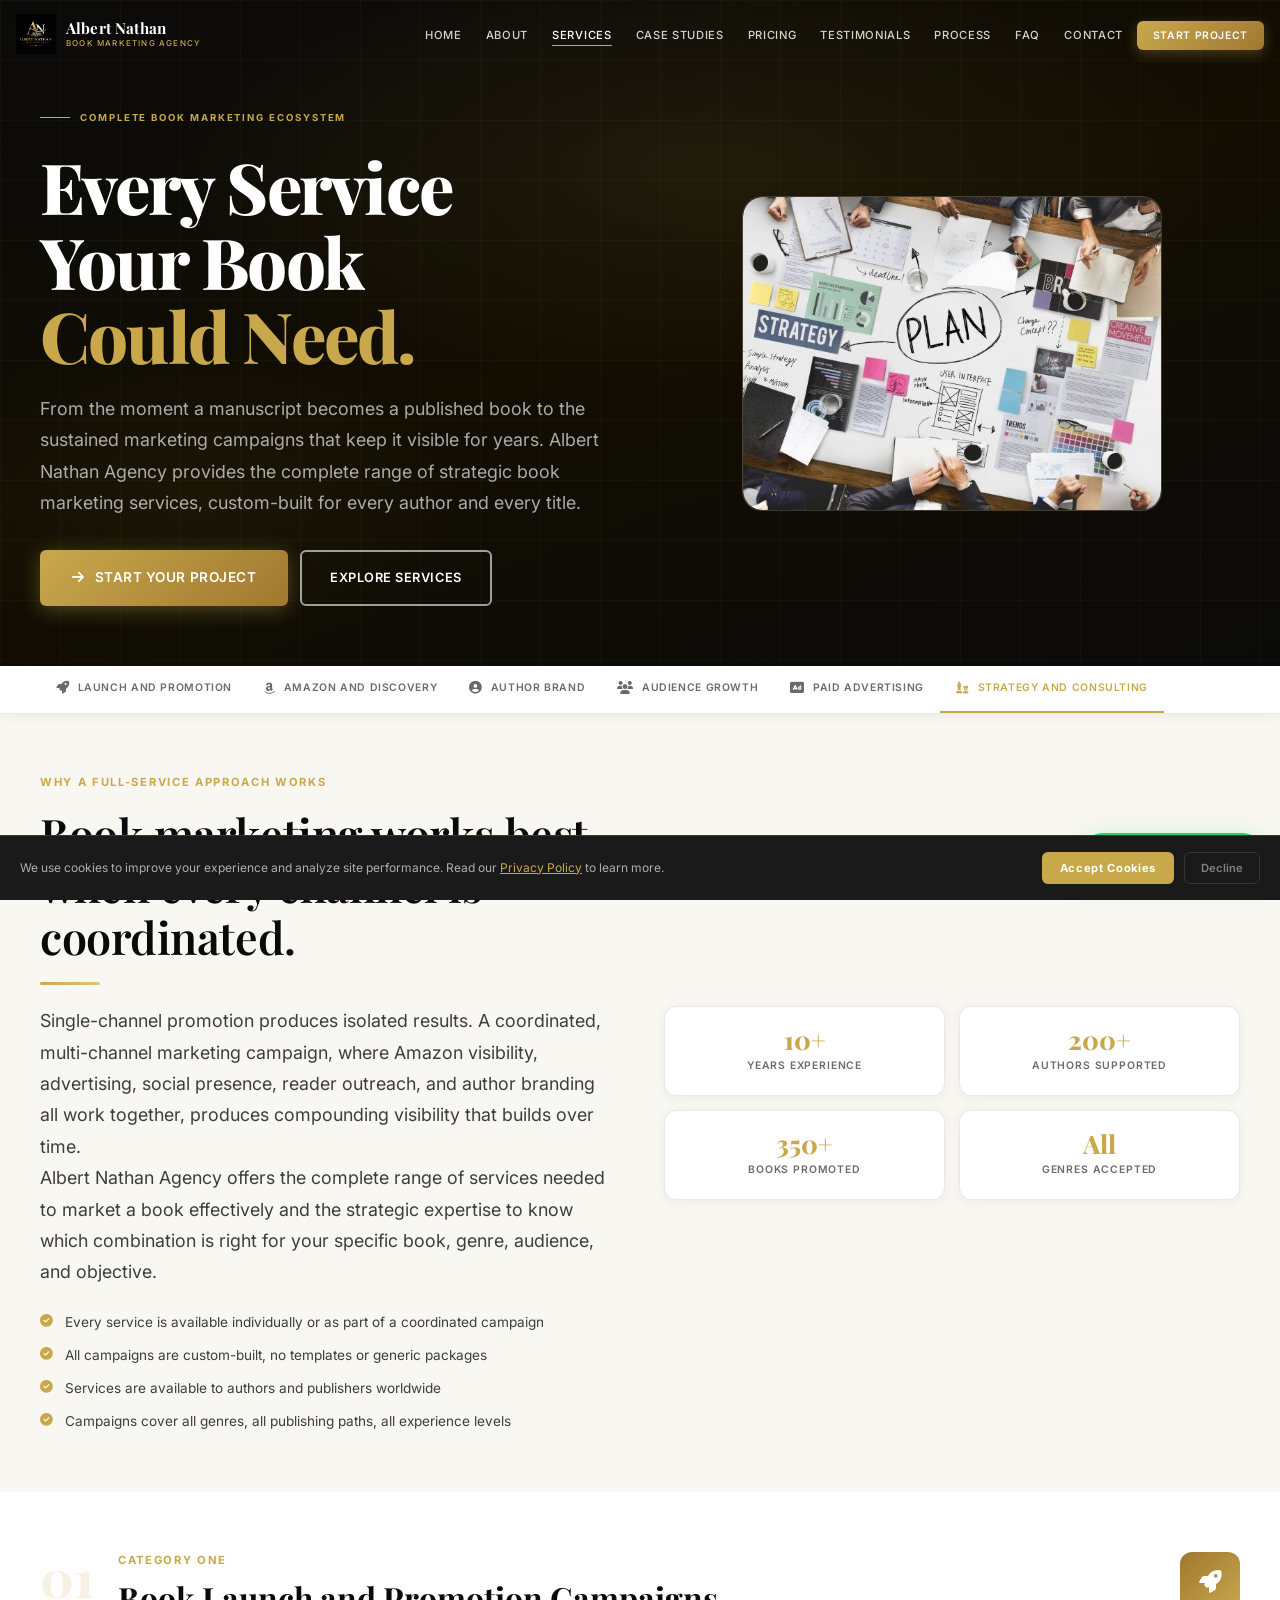
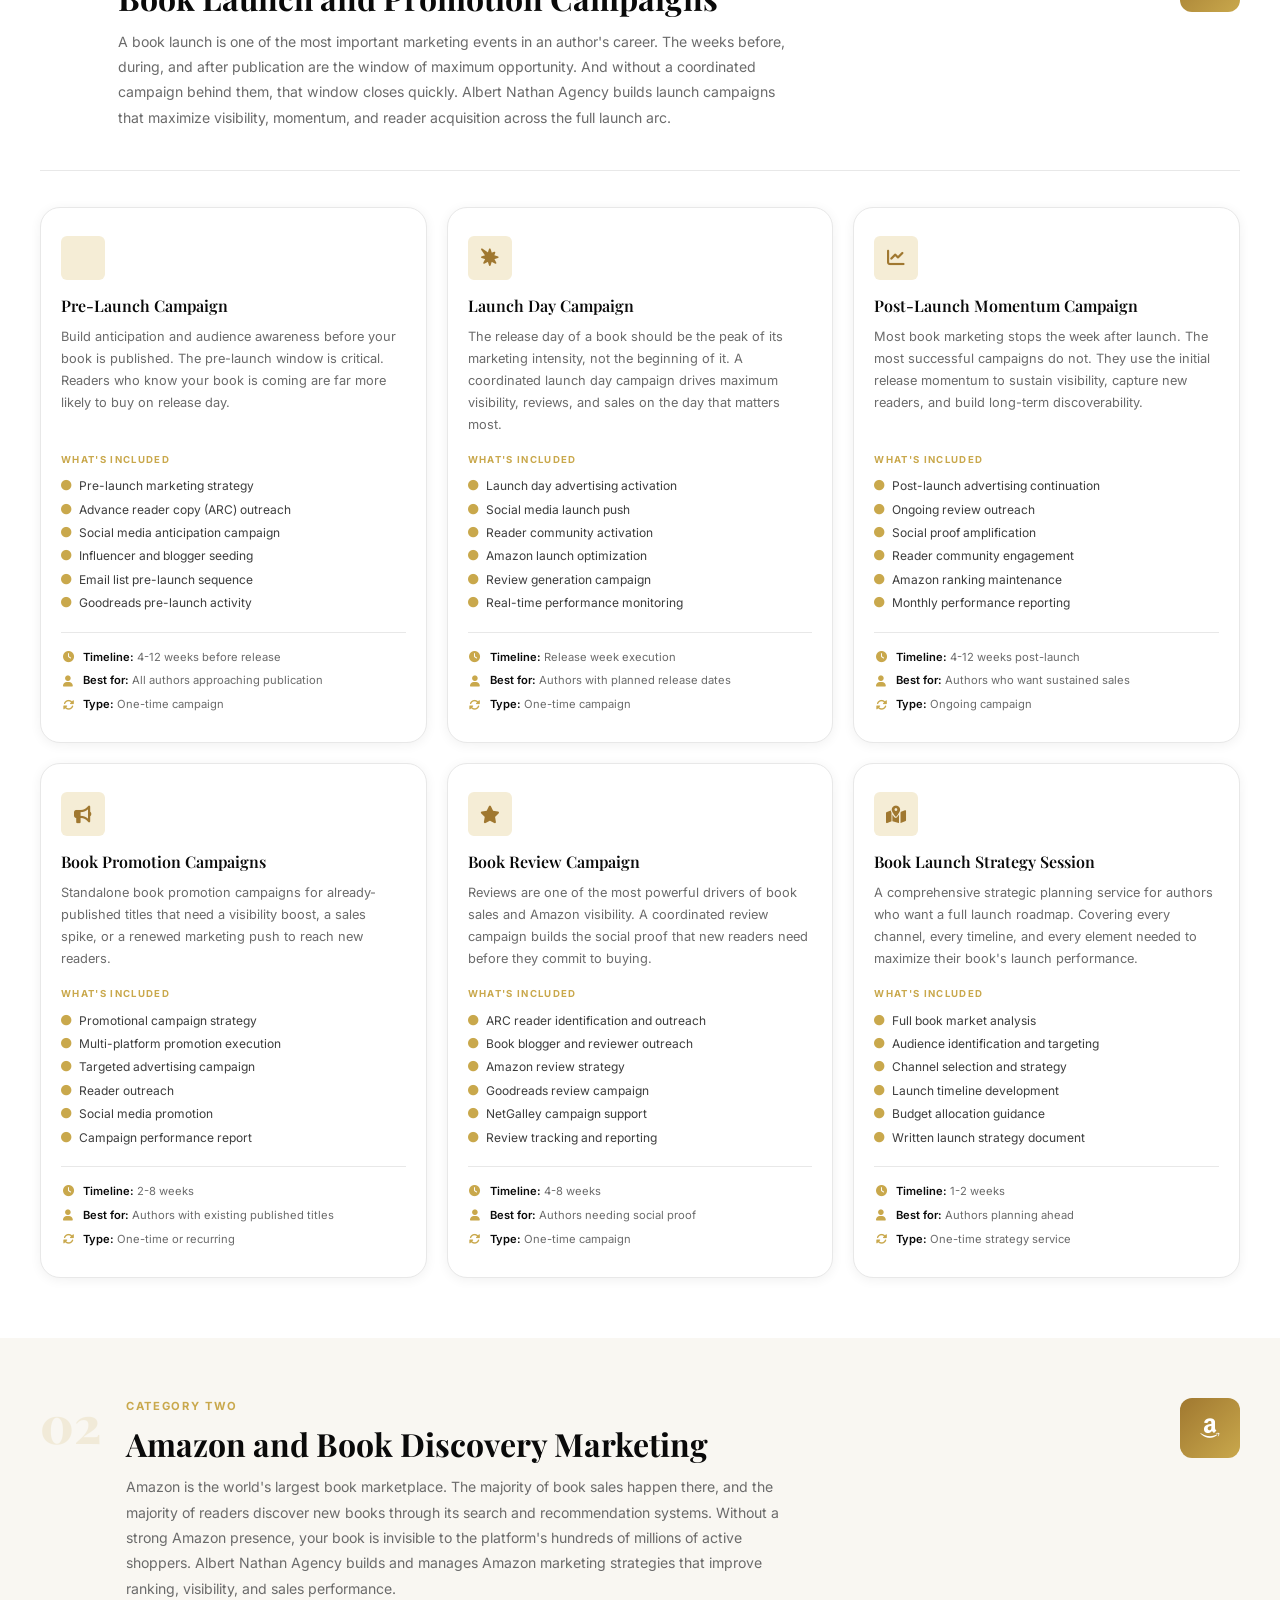
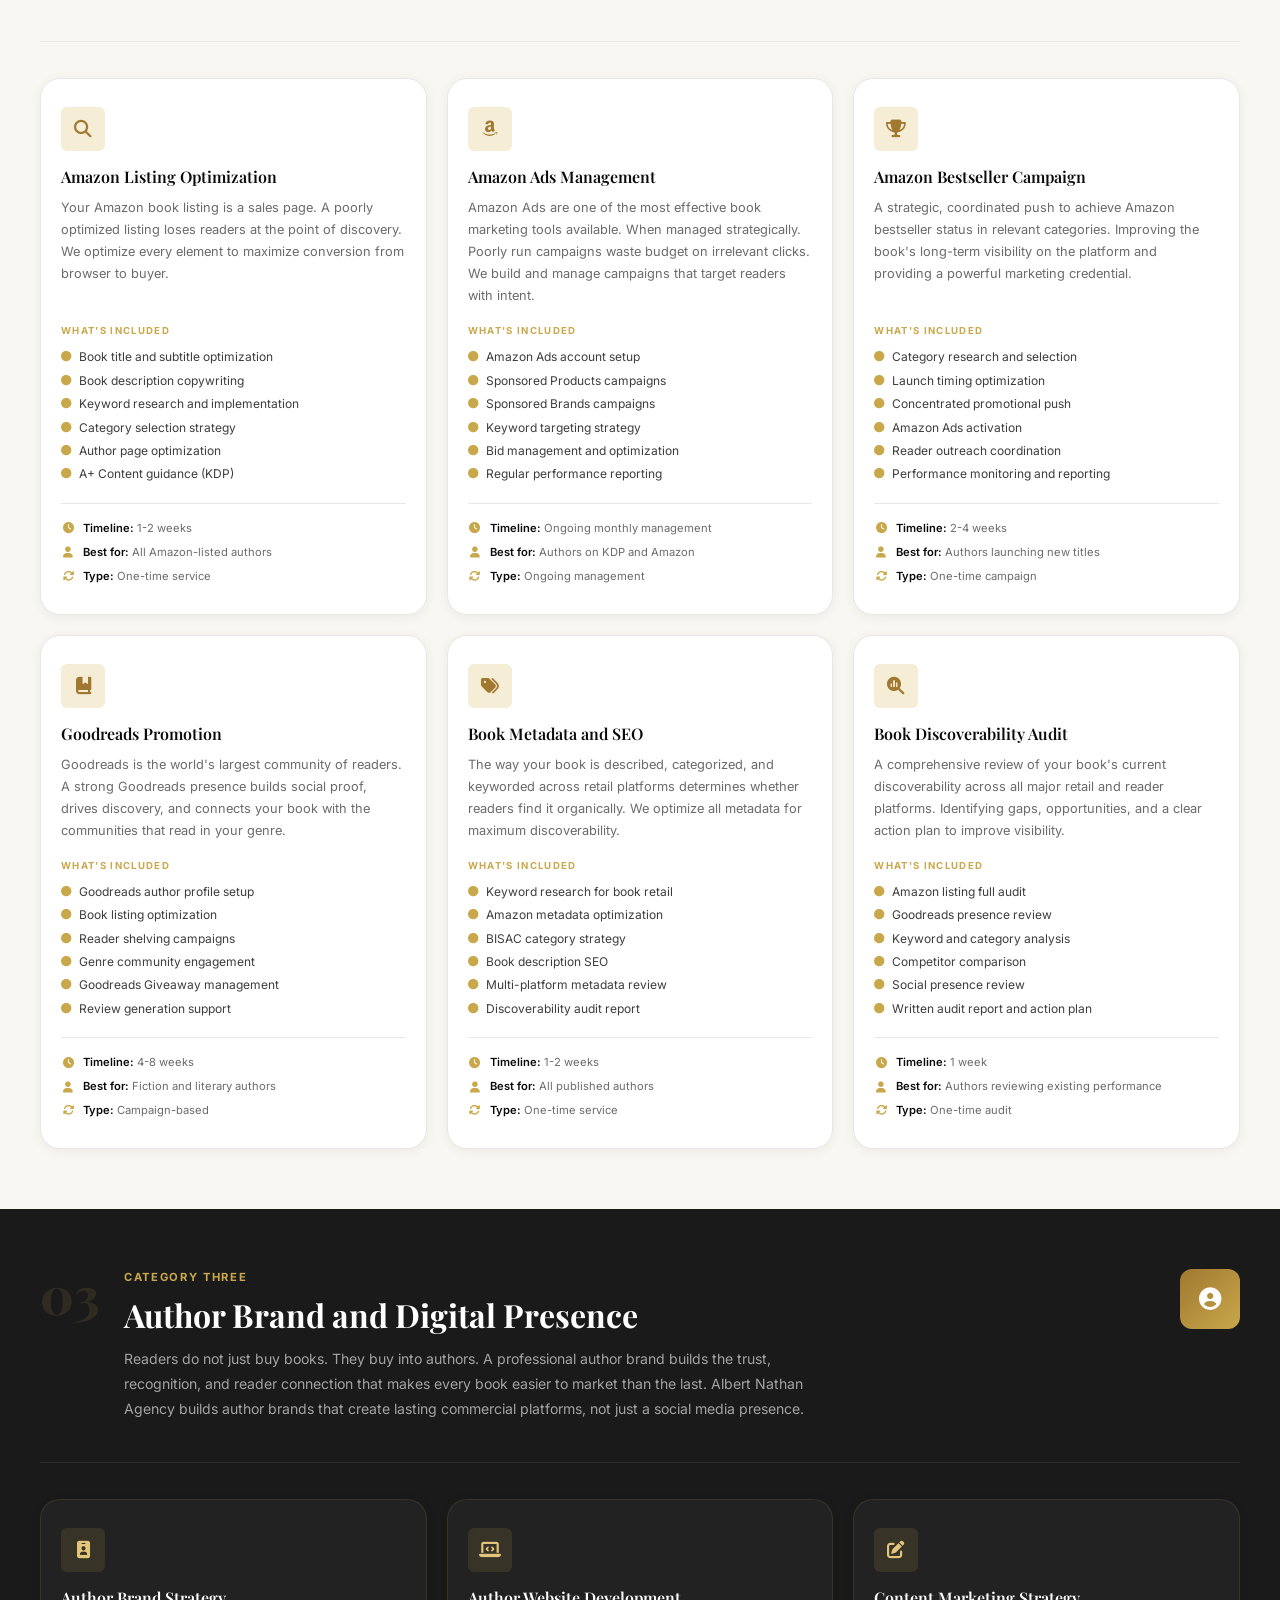
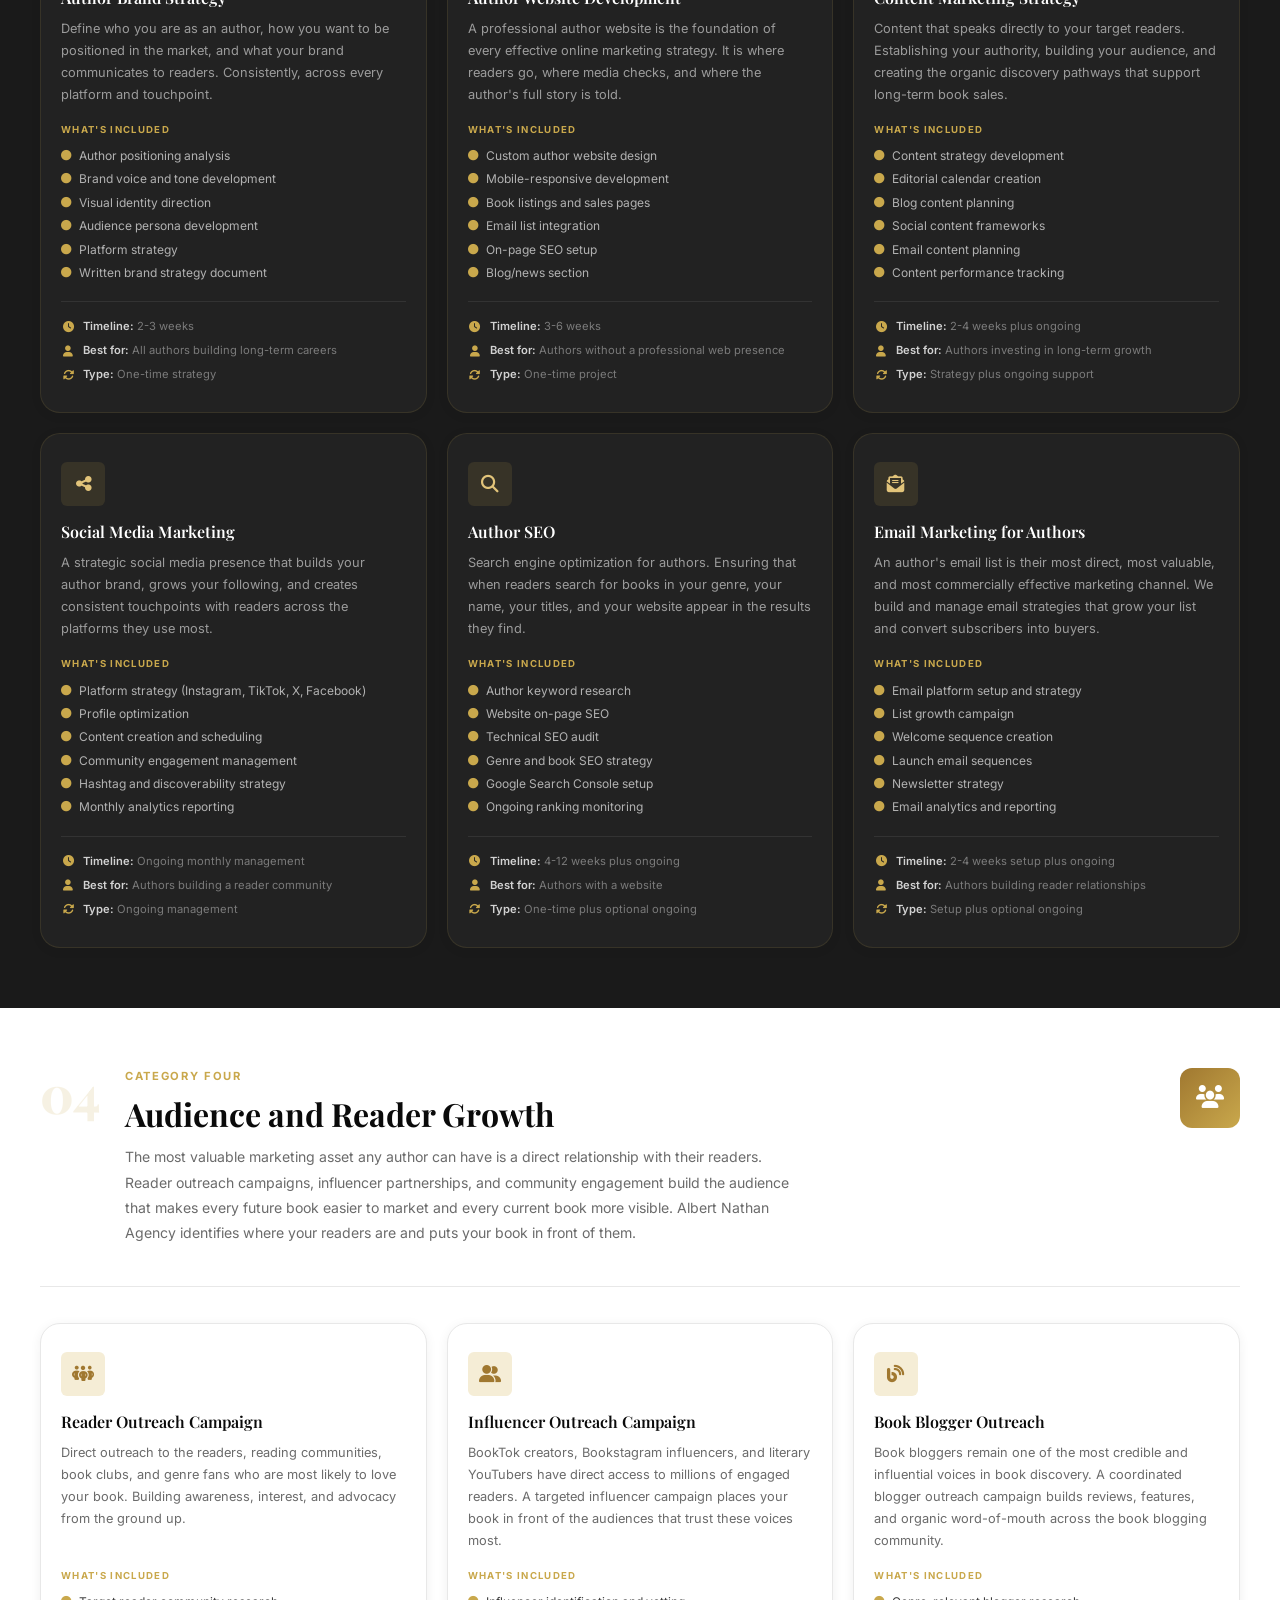
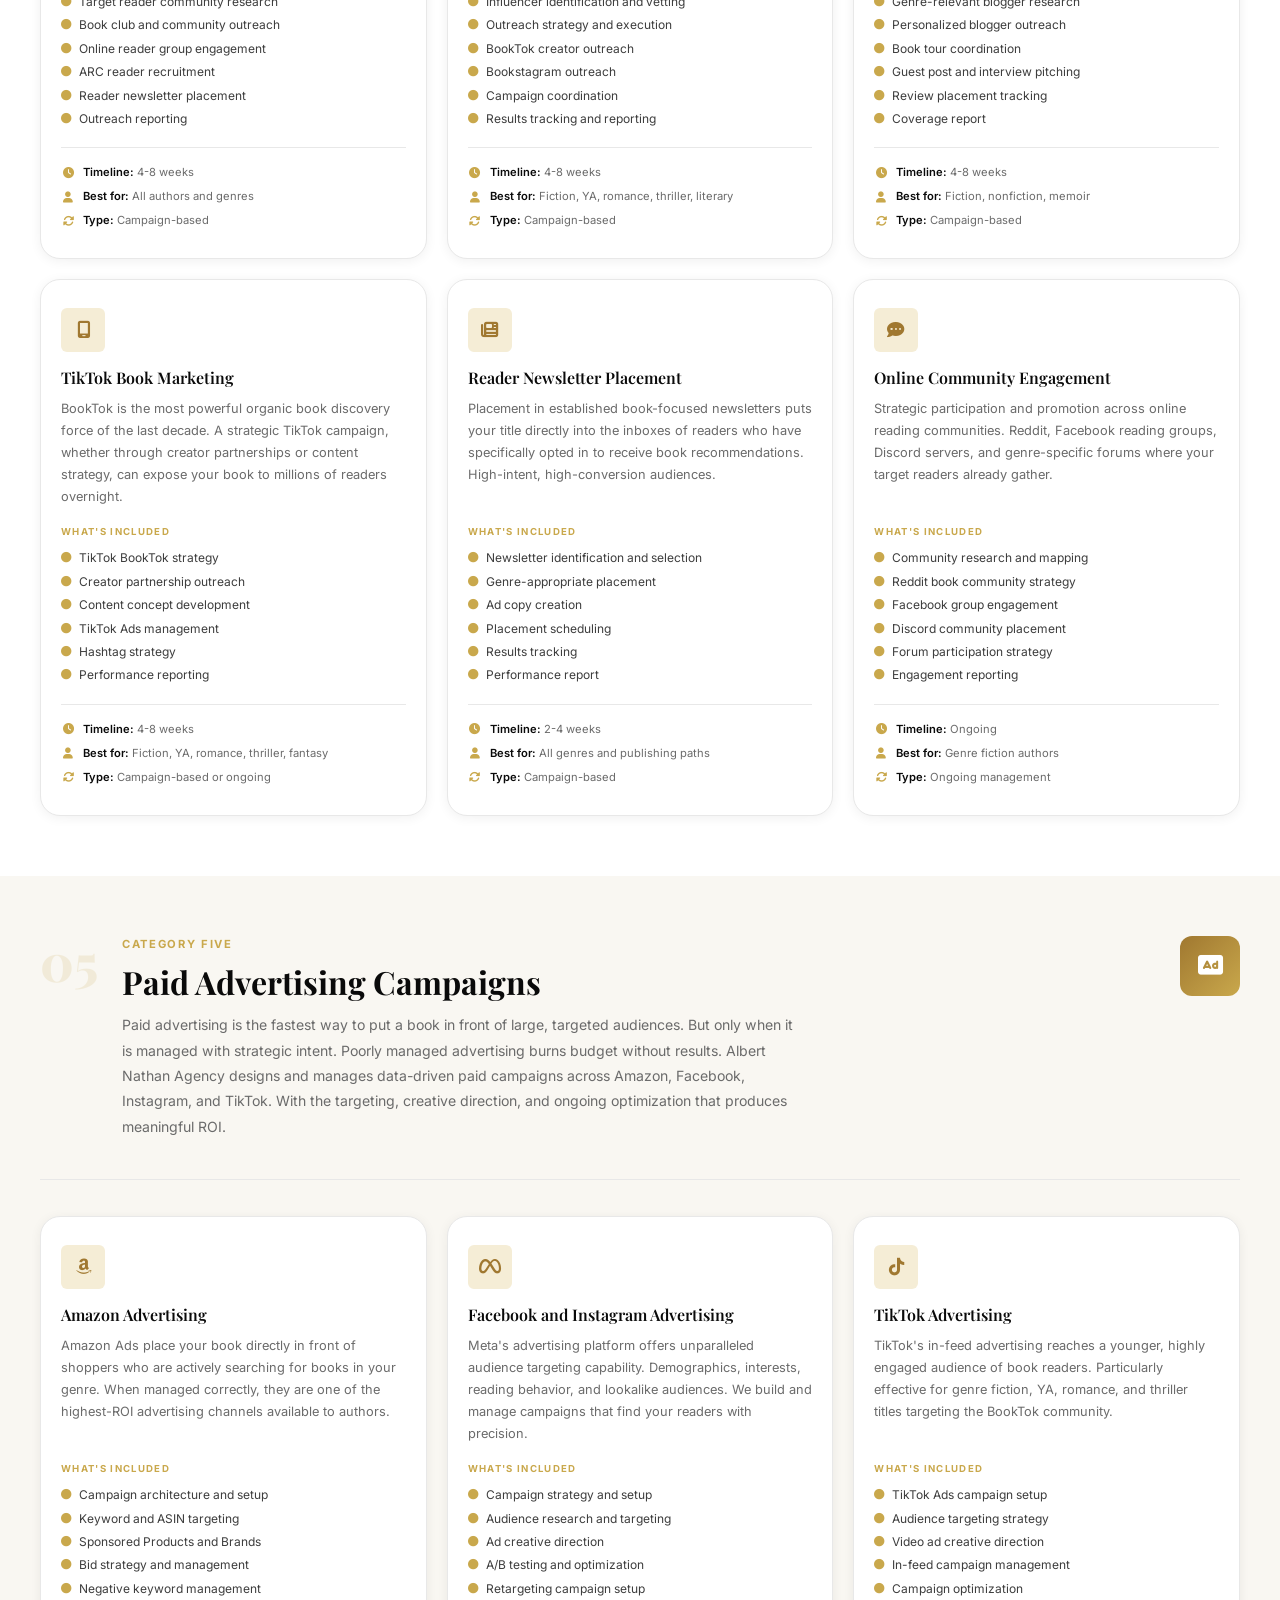
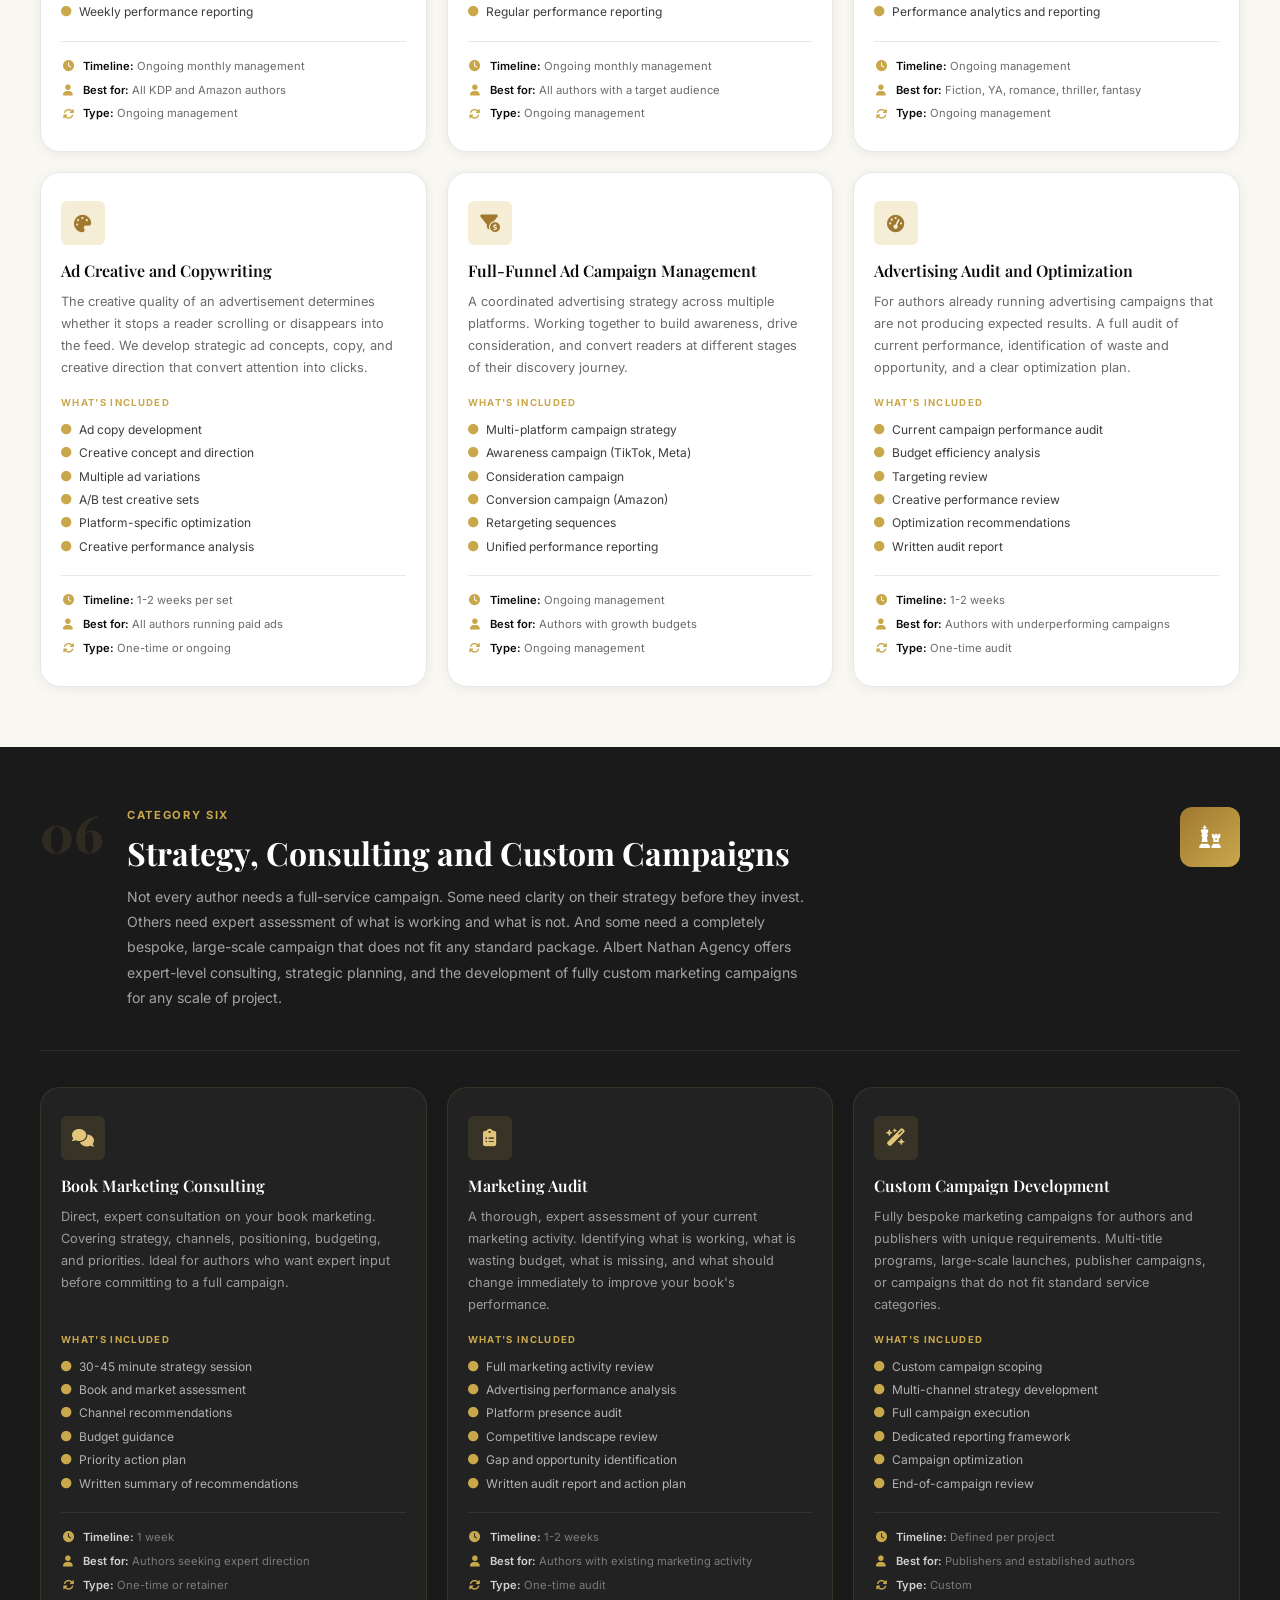
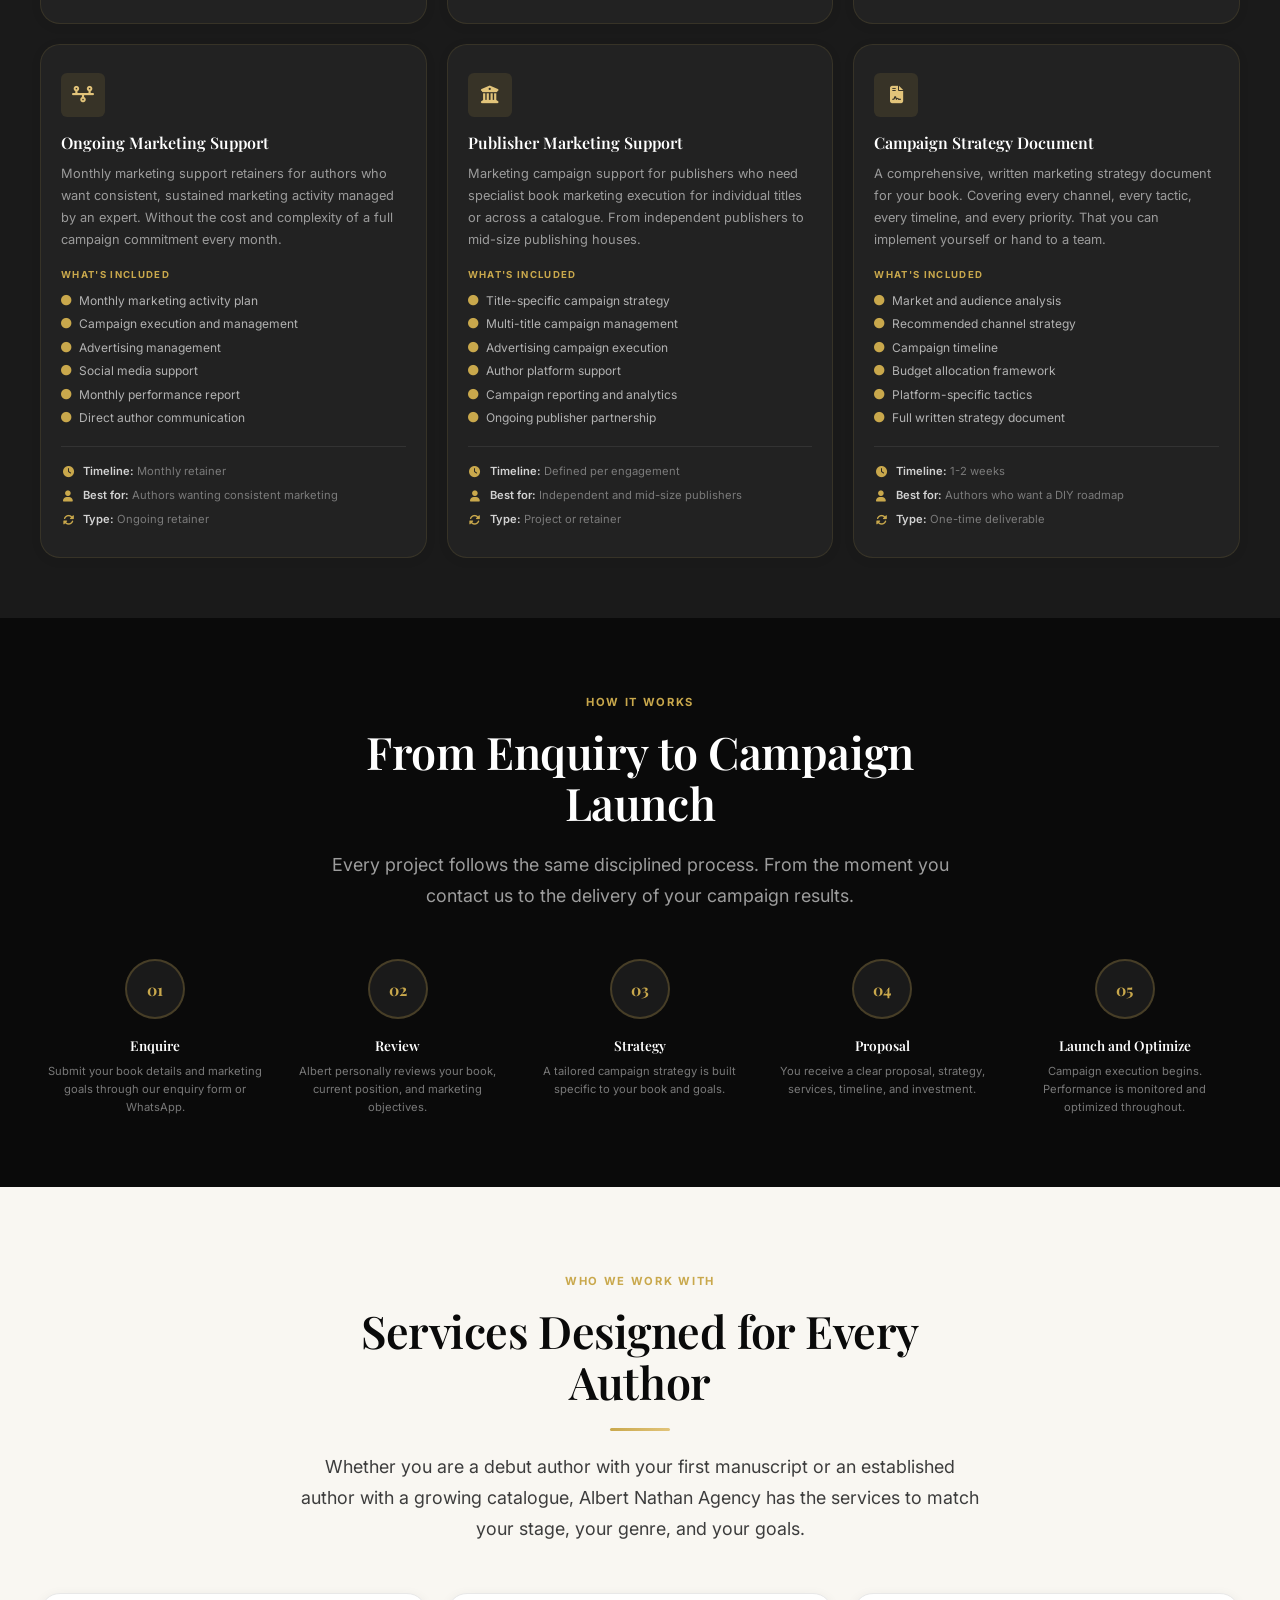
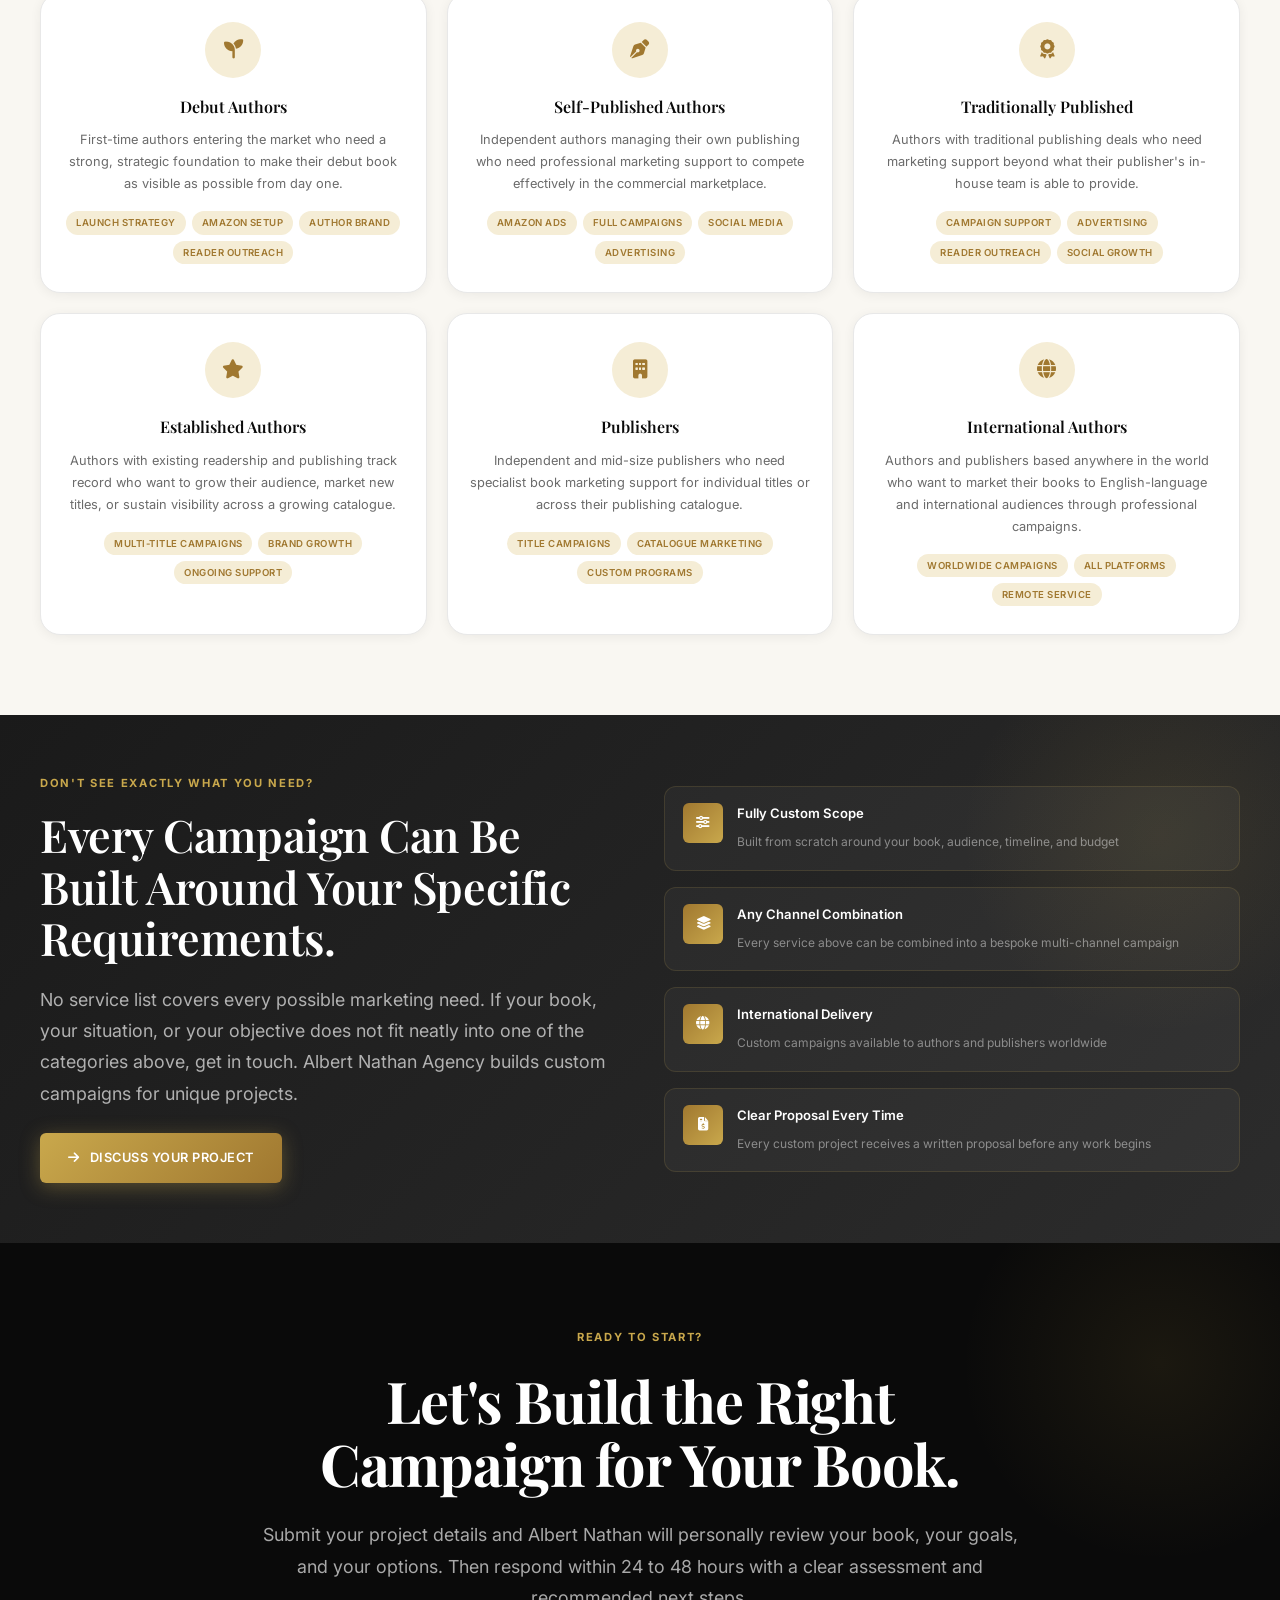
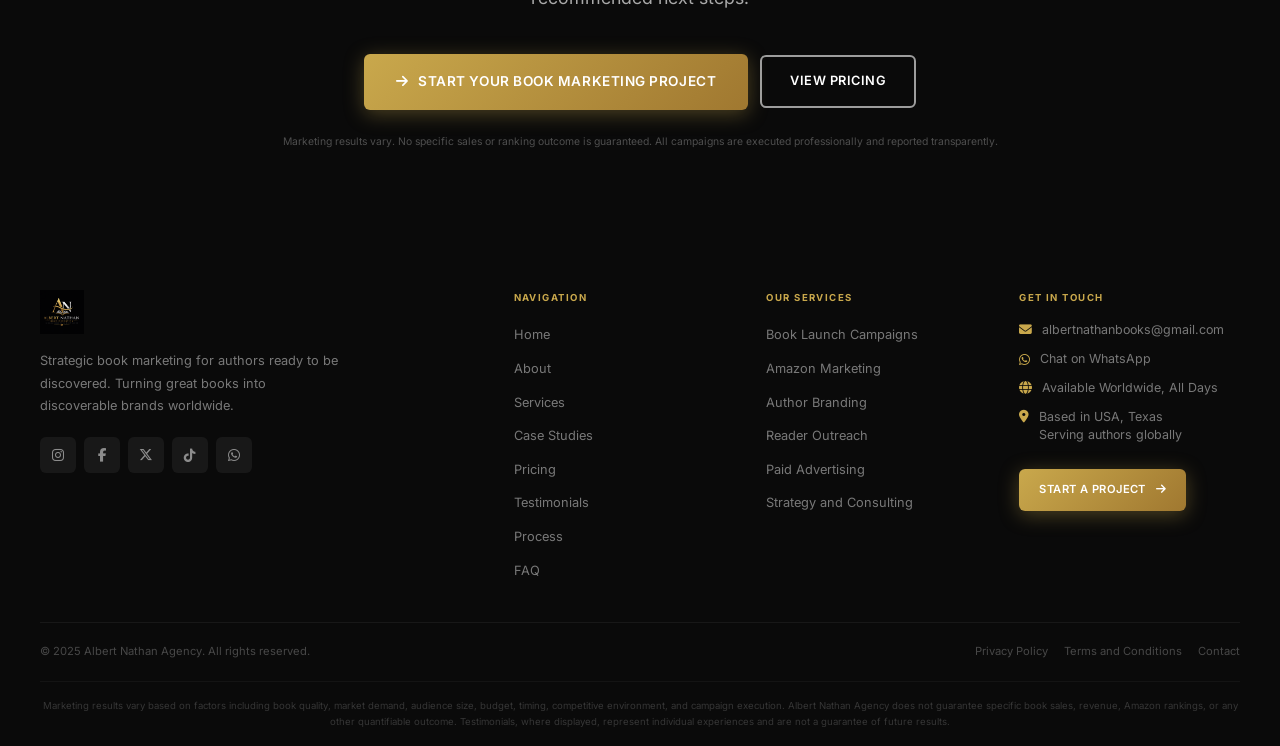
<file: services.html>
<!DOCTYPE html>
<html lang="en">
<head>
  <meta charset="UTF-8" />
  <meta name="viewport" content="width=device-width, initial-scale=1.0, maximum-scale=5.0, user-scalable=yes" />
  <meta name="description" content="Book marketing services by Albert Nathan Agency - book launch campaigns, Amazon marketing, author branding, paid advertising, reader outreach, social media, SEO and more. Worldwide." />
  <meta name="keywords" content="book marketing services, book launch campaign, Amazon book marketing, author branding, book advertising, reader outreach, influencer outreach, book SEO, TikTok book marketing, Goodreads promotion, book marketing agency" />
  <meta name="author" content="Albert Nathan" />
  <meta property="og:title" content="Book Marketing Services | Albert Nathan Agency" />
  <meta property="og:description" content="A complete book marketing ecosystem - from launch campaigns to Amazon advertising, author branding to reader outreach. Campaigns built for authors worldwide." />
  <meta property="og:type" content="website" />
  <meta property="og:image" content="Albert Nathan.png" />
  <meta name="twitter:card" content="summary_large_image" />
  <meta name="twitter:title" content="Book Marketing Services | Albert Nathan Agency" />
  <meta name="twitter:description" content="Strategic book marketing services for authors and publishers worldwide. Every campaign custom-built." />
  <title>Book Marketing Services | Albert Nathan Agency</title>

  <!-- Favicon - using your logo -->
  <link rel="icon" type="Albert Nathan.png" href="Albert Nathan.png" />
  <link rel="apple-touch-icon" href="Albert Nathan.png" />

  <link rel="preconnect" href="https://fonts.googleapis.com" />
  <link rel="preconnect" href="https://fonts.gstatic.com" crossorigin />
  <link href="https://fonts.googleapis.com/css2?family=Playfair+Display:ital,wght@0,400;0,500;0,600;0,700;0,800;1,400;1,600&family=Inter:wght@300;400;500;600;700&family=Cormorant+Garamond:ital,wght@0,400;0,500;0,600;1,400;1,600&display=swap" rel="stylesheet" />
  <link rel="stylesheet" href="https://cdnjs.cloudflare.com/ajax/libs/font-awesome/6.5.0/css/all.min.css" />

  <!-- Google Analytics -->
  <script async src="https://www.googletagmanager.com/gtag/js?id=G-317S3LQHLQ"></script>
  <script>
    window.dataLayer = window.dataLayer || [];
    function gtag(){dataLayer.push(arguments);}
    gtag('js', new Date());
    gtag('config', 'G-317S3LQHLQ');
  </script>

  <style>
    /* ============================================================
       CSS CUSTOM PROPERTIES
    ============================================================ */
    :root {
      --gold:           #C9A84C;
      --gold-light:     #E2C47A;
      --gold-dark:      #A07830;
      --gold-pale:      #F5EDD6;
      --black:          #0A0A0A;
      --charcoal:       #1A1A1A;
      --charcoal-mid:   #2C2C2C;
      --charcoal-light: #3D3D3D;
      --white:          #FFFFFF;
      --off-white:      #F9F7F2;
      --cream:          #F2EDE3;
      --grey-100:       #F5F5F5;
      --grey-200:       #E8E8E8;
      --grey-400:       #ADADAD;
      --grey-600:       #6B6B6B;
      --text-primary:   #0A0A0A;
      --text-secondary: #3D3D3D;
      --text-muted:     #6B6B6B;
      --border:         rgba(201,168,76,0.25);
      --border-light:   rgba(201,168,76,0.12);
      --shadow-sm:      0 2px 12px rgba(0,0,0,0.06);
      --shadow-md:      0 8px 32px rgba(0,0,0,0.10);
      --shadow-lg:      0 20px 60px rgba(0,0,0,0.14);
      --shadow-gold:    0 8px 32px rgba(201,168,76,0.20);
      --radius-sm:      6px;
      --radius-md:      12px;
      --radius-lg:      20px;
      --radius-xl:      32px;
      --transition:     all 0.35s cubic-bezier(0.4, 0, 0.2, 1);
      --font-heading:   'Playfair Display', Georgia, serif;
      --font-sub:       'Cormorant Garamond', Georgia, serif;
      --font-body:      'Inter', -apple-system, sans-serif;
    }

    *, *::before, *::after { margin: 0; padding: 0; box-sizing: border-box; }
    html { scroll-behavior: smooth; font-size: 16px; -webkit-text-size-adjust: 100%; }
    body { font-family: var(--font-body); color: var(--text-primary); background: var(--white); line-height: 1.6; overflow-x: hidden; width: 100%; }
    img  { max-width: 100%; height: auto; display: block; }
    a    { color: inherit; text-decoration: none; }
    ul   { list-style: none; }
    button { cursor: pointer; border: none; background: none; font-family: inherit; }

    /* ============================================================
       TYPOGRAPHY
    ============================================================ */
    .display-lg  { font-family: var(--font-heading); font-size: clamp(2rem, 4.5vw, 4rem);   font-weight: 700; line-height: 1.1;  letter-spacing: -0.02em; }
    .display-md  { font-family: var(--font-heading); font-size: clamp(1.6rem, 3.5vw, 3rem);   font-weight: 600; line-height: 1.15; letter-spacing: -0.01em; }
    .heading-lg  { font-family: var(--font-heading); font-size: clamp(1.3rem, 2.5vw, 2.2rem); font-weight: 600; line-height: 1.2; }
    .heading-md  { font-family: var(--font-heading); font-size: clamp(1.1rem, 2vw, 1.7rem);   font-weight: 600; line-height: 1.3; }
    .heading-sm  { font-family: var(--font-heading); font-size: clamp(0.95rem, 1.5vw, 1.3rem);   font-weight: 600; line-height: 1.35; }
    .label-tag   { font-family: var(--font-body); font-size: 0.7rem; font-weight: 700; letter-spacing: 0.15em; text-transform: uppercase; color: var(--gold); }
    .body-lg     { font-size: clamp(0.95rem, 1.4vw, 1.15rem); line-height: 1.75; color: var(--text-secondary); }
    .body-md     { font-size: clamp(0.9rem, 1vw, 1rem); line-height: 1.7; color: var(--text-secondary); }
    .body-sm     { font-size: clamp(0.8rem, 0.9vw, 0.875rem); line-height: 1.65; color: var(--text-muted); }
    .gold        { color: var(--gold); }
    .white       { color: var(--white); }

    /* ============================================================
       LAYOUT
    ============================================================ */
    .container        { width: 100%; max-width: 1240px; margin: 0 auto; padding: 0 20px; }
    .container-narrow { width: 100%; max-width: 820px;  margin: 0 auto; padding: 0 20px; }
    .section          { padding: 80px 0; }

    .mt-8  { margin-top: 8px; }   .mt-12 { margin-top: 12px; }
    .mt-16 { margin-top: 16px; }  .mt-20 { margin-top: 20px; }
    .mt-24 { margin-top: 24px; }  .mt-32 { margin-top: 32px; }
    .mt-40 { margin-top: 40px; }  .mt-48 { margin-top: 48px; }
    .mt-64 { margin-top: 64px; }

    .text-center { text-align: center; }

    /* ============================================================
       BUTTONS
    ============================================================ */
    .btn {
      display: inline-flex; align-items: center; gap: 10px;
      padding: 14px 28px;
      border-radius: var(--radius-sm);
      font-family: var(--font-body);
      font-size: clamp(0.8rem, 0.9vw, 0.92rem);
      font-weight: 600; letter-spacing: 0.04em; text-transform: uppercase;
      transition: var(--transition); position: relative; overflow: hidden;
      white-space: nowrap;
      min-height: 50px;
      justify-content: center;
    }
    .btn::before { content: ''; position: absolute; top: 0; left: -100%; width: 100%; height: 100%; background: rgba(255,255,255,0.12); transition: left 0.4s ease; }
    .btn:hover::before { left: 0; }

    .btn-gold        { background: linear-gradient(135deg, var(--gold) 0%, var(--gold-dark) 100%); color: var(--white); box-shadow: 0 4px 20px rgba(201,168,76,0.35); }
    .btn-gold:hover  { transform: translateY(-2px); box-shadow: 0 8px 30px rgba(201,168,76,0.45); }

    .btn-outline-gold       { background: transparent; color: var(--gold); border: 2px solid var(--gold); }
    .btn-outline-gold:hover { background: var(--gold); color: var(--white); transform: translateY(-2px); box-shadow: var(--shadow-gold); }

    .btn-outline-white       { background: transparent; color: var(--white); border: 2px solid rgba(255,255,255,0.6); }
    .btn-outline-white:hover { background: rgba(255,255,255,0.1); border-color: var(--white); transform: translateY(-2px); }

    .btn-dark       { background: var(--charcoal); color: var(--white); box-shadow: var(--shadow-md); }
    .btn-dark:hover { background: var(--charcoal-light); transform: translateY(-2px); }

    .btn-sm  { padding: 10px 20px; font-size: clamp(0.7rem, 0.8vw, 0.82rem); min-height: 42px; }
    .btn-lg  { padding: 16px 32px; font-size: clamp(0.85rem, 1vw, 1rem); min-height: 56px; }
    .btn-group { display: flex; flex-wrap: wrap; gap: 12px; align-items: center; justify-content: center; }

    /* ============================================================
       GOLD LINE
    ============================================================ */
    .gold-line      { width: 60px; height: 3px; background: linear-gradient(90deg, var(--gold), var(--gold-light)); border-radius: 2px; margin: 16px auto; }
    .gold-line-left { margin: 16px 0; }

    /* ============================================================
       NAVIGATION
    ============================================================ */
    #navbar {
      position: fixed; top: 0; left: 0; right: 0; z-index: 1000;
      padding: 0 16px; height: 68px;
      display: flex; align-items: center; justify-content: space-between;
      background: transparent; transition: var(--transition);
    }
    #navbar.scrolled {
      background: rgba(10,10,10,0.97);
      backdrop-filter: blur(20px); -webkit-backdrop-filter: blur(20px);
      height: 64px; box-shadow: 0 2px 30px rgba(0,0,0,0.3);
    }
    .nav-logo { display: flex; align-items: center; gap: 10px; flex-shrink: 0; }
    .nav-logo img { height: 40px; width: auto; object-fit: contain; transition: var(--transition); }
    #navbar.scrolled .nav-logo img { height: 36px; }
    .nav-logo-text { display: flex; flex-direction: column; line-height: 1; }
    .nav-logo-name { font-family: var(--font-heading); font-size: clamp(0.95rem, 1.1vw, 1.15rem); font-weight: 700; color: var(--white); letter-spacing: 0.01em; }
    .nav-logo-sub  { font-family: var(--font-body); font-size: clamp(0.5rem, 0.6vw, 0.65rem); font-weight: 500; letter-spacing: 0.15em; text-transform: uppercase; color: var(--gold); margin-top: 2px; }

    .nav-links { display: flex; align-items: center; gap: 4px; list-style: none; }
    .nav-links a {
      font-size: clamp(0.7rem, 0.78vw, 0.82rem);
      font-weight: 500; letter-spacing: 0.06em; text-transform: uppercase;
      color: rgba(255,255,255,0.82); padding: 6px 10px;
      border-radius: var(--radius-sm); transition: var(--transition); position: relative;
    }
    .nav-links a::after { content: ''; position: absolute; bottom: 2px; left: 10px; width: 0; height: 1.5px; background: var(--gold); transition: width 0.3s ease; }
    .nav-links a:hover { color: var(--white); }
    .nav-links a:hover::after, .nav-links a.active::after { width: calc(100% - 20px); }
    .nav-links a.active { color: var(--white); }

    .nav-cta { background: linear-gradient(135deg, var(--gold), var(--gold-dark)) !important; color: var(--white) !important; padding: 8px 16px !important; border-radius: var(--radius-sm) !important; font-weight: 600 !important; box-shadow: 0 4px 14px rgba(201,168,76,0.3); border: none !important; font-size: clamp(0.65rem, 0.72vw, 0.78rem) !important; }
    .nav-cta:hover { transform: translateY(-1px); box-shadow: 0 6px 20px rgba(201,168,76,0.45) !important; }
    .nav-cta::after { display: none !important; }

    .hamburger { display: none; flex-direction: column; justify-content: center; align-items: center; width: 40px; height: 40px; gap: 5px; cursor: pointer; border-radius: var(--radius-sm); transition: var(--transition); padding: 8px; }
    .hamburger:hover { background: rgba(255,255,255,0.08); }
    .hamburger span { display: block; width: 22px; height: 2px; background: var(--white); border-radius: 2px; transition: var(--transition); }
    .hamburger.open span:nth-child(1) { transform: translateY(7px) rotate(45deg); }
    .hamburger.open span:nth-child(2) { opacity: 0; transform: scaleX(0); }
    .hamburger.open span:nth-child(3) { transform: translateY(-7px) rotate(-45deg); }

    .nav-mobile { display: none; position: fixed; top: 0; left: 0; right: 0; bottom: 0; background: rgba(10,10,10,0.98); z-index: 999; flex-direction: column; align-items: center; justify-content: center; gap: 12px; opacity: 0; pointer-events: none; transition: opacity 0.3s ease; padding: 20px; }
    .nav-mobile.active { display: flex; opacity: 1; pointer-events: all; }
    .nav-mobile a { font-family: var(--font-heading); font-size: clamp(1.4rem, 4vw, 1.8rem); font-weight: 600; color: var(--white); transition: var(--transition); text-align: center; padding: 6px 0; }
    .nav-mobile a:hover { color: var(--gold); }
    .nav-mobile .nav-mobile-cta { margin-top: 20px; }

    /* ============================================================
       PAGE HERO - LEFT ALIGNED WITH IMAGE SLOT
    ============================================================ */
    #services-hero {
      position: relative; min-height: 60vh;
      display: flex; align-items: center;
      background: var(--black); overflow: hidden;
      padding: 80px 0 60px;
    }
    .services-hero-bg {
      position: absolute; inset: 0;
      background:
        radial-gradient(ellipse 70% 55% at 55% 25%, rgba(201,168,76,0.09) 0%, transparent 60%),
        radial-gradient(ellipse 40% 40% at 15% 75%, rgba(201,168,76,0.05) 0%, transparent 55%),
        linear-gradient(160deg, #0A0A0A 0%, #120E02 50%, #0A0A0A 100%);
    }
    .services-hero-grid {
      position: absolute; inset: 0;
      background-image: linear-gradient(rgba(201,168,76,0.04) 1px, transparent 1px), linear-gradient(90deg, rgba(201,168,76,0.04) 1px, transparent 1px);
      background-size: 60px 60px; pointer-events: none;
    }
    .services-hero-inner {
      position: relative; z-index: 2;
      display: grid;
      grid-template-columns: 1fr 1fr;
      gap: 48px;
      align-items: center;
      padding-top: 20px;
    }

    .services-hero-left {
      text-align: left;
    }

    .hero-eyebrow {
      display: inline-flex; align-items: center; gap: 10px; margin-bottom: 24px;
      opacity: 0; animation: fadeInUp 0.8s ease 0.2s forwards;
      flex-wrap: wrap;
    }
    .hero-eyebrow-line { width: 30px; height: 1.5px; background: var(--gold); }
    .hero-eyebrow-text { font-size: clamp(0.6rem, 0.7vw, 0.72rem); font-weight: 700; letter-spacing: 0.2em; text-transform: uppercase; color: var(--gold); }

    .services-hero-title {
      font-family: var(--font-heading);
      font-size: clamp(2.4rem, 5.5vw, 5rem);
      font-weight: 800; line-height: 1.06; letter-spacing: -0.025em; color: var(--white);
      opacity: 0; animation: fadeInUp 0.9s ease 0.4s forwards;
    }
    .services-hero-title .gold { color: var(--gold); }

    .services-hero-sub {
      font-size: clamp(0.95rem, 1.4vw, 1.15rem); line-height: 1.75;
      color: rgba(255,255,255,0.65); max-width: 560px; margin-top: 20px;
      opacity: 0; animation: fadeInUp 0.9s ease 0.6s forwards;
    }
    .services-hero-cta {
      display: flex; flex-wrap: wrap; gap: 12px; margin-top: 32px;
      opacity: 0; animation: fadeInUp 0.9s ease 0.8s forwards;
    }

    /* Hero Image Slot - WITH ACTUAL IMAGE */
    .services-hero-right {
      display: flex; justify-content: center; align-items: center;
      opacity: 0; animation: fadeInUp 0.9s ease 0.5s forwards;
    }
    .hero-image-slot {
      width: 100%;
      max-width: 420px;
      aspect-ratio: 4/3;
      border-radius: var(--radius-lg);
      background: linear-gradient(135deg, var(--charcoal) 0%, var(--charcoal-mid) 100%);
      display: flex;
      flex-direction: column;
      align-items: center;
      justify-content: center;
      gap: 16px;
      border: 1px solid rgba(201,168,76,0.20);
      position: relative;
      overflow: hidden;
    }
    .hero-image-slot::before {
      content: '';
      position: absolute; inset: 0;
      background: linear-gradient(45deg, rgba(201,168,76,0.06) 0%, transparent 60%);
    }
    .hero-image-slot img {
      position: absolute; inset: 0; width: 100%; height: 100%; object-fit: cover;
      border-radius: var(--radius-lg);
    }

    /* ============================================================
       SERVICE CATEGORY TABS / ANCHORS
    ============================================================ */
    #service-nav {
      background: var(--white);
      border-bottom: 1px solid var(--grey-200);
      position: sticky; top: 64px; z-index: 500;
      box-shadow: var(--shadow-sm);
    }
    .service-nav-inner {
      display: flex; gap: 0; overflow-x: auto;
      scrollbar-width: none;
      -webkit-overflow-scrolling: touch;
    }
    .service-nav-inner::-webkit-scrollbar { display: none; }

    .service-tab {
      display: flex; align-items: center; gap: 8px;
      padding: 14px 16px;
      font-size: clamp(0.65rem, 0.72vw, 0.8rem);
      font-weight: 600;
      letter-spacing: 0.06em; text-transform: uppercase;
      color: var(--text-muted); white-space: nowrap;
      border-bottom: 2px solid transparent;
      transition: var(--transition); cursor: pointer;
      text-decoration: none;
      flex-shrink: 0;
    }
    .service-tab:hover  { color: var(--gold); }
    .service-tab.active { color: var(--gold); border-bottom-color: var(--gold); }
    .service-tab i { font-size: 0.8rem; }

    /* ============================================================
       SERVICES OVERVIEW INTRO
    ============================================================ */
    #services-intro {
      background: var(--off-white);
      padding: 60px 0;
    }
    .intro-grid {
      display: grid; grid-template-columns: 1fr 1fr; gap: 48px; align-items: center;
    }
    .intro-left .label-tag { display: block; margin-bottom: 16px; }
    .intro-left .gold-line-left { margin: 20px 0; }
    .intro-left .body-lg { margin-top: 0; }

    .intro-points { margin-top: 24px; display: flex; flex-direction: column; gap: 12px; }
    .intro-point {
      display: flex; align-items: flex-start; gap: 12px;
      font-size: clamp(0.85rem, 0.9vw, 0.92rem); color: var(--text-secondary); line-height: 1.55;
    }
    .intro-point i { color: var(--gold); font-size: 0.8rem; margin-top: 3px; flex-shrink: 0; }

    .intro-right {
      display: grid; grid-template-columns: 1fr 1fr; gap: 14px;
    }
    .intro-stat {
      background: var(--white); border-radius: var(--radius-md);
      padding: 20px 16px; border: 1px solid var(--grey-200);
      box-shadow: var(--shadow-sm); text-align: center;
      transition: var(--transition);
    }
    .intro-stat:hover { border-color: var(--gold); transform: translateY(-3px); box-shadow: var(--shadow-md); }
    .intro-stat-value { font-family: var(--font-heading); font-size: clamp(1.6rem, 2vw, 2.2rem); font-weight: 800; color: var(--gold); line-height: 1; }
    .intro-stat-label { font-size: clamp(0.65rem, 0.72vw, 0.78rem); font-weight: 600; letter-spacing: 0.08em; text-transform: uppercase; color: var(--text-muted); margin-top: 6px; }

    /* ============================================================
       SERVICE CATEGORY SECTIONS
    ============================================================ */

    /* --- Category Header --- */
    .cat-header {
      padding: 60px 0 0;
    }
    .cat-header-inner {
      display: flex; align-items: flex-start;
      gap: 24px; padding-bottom: 40px;
      border-bottom: 1px solid var(--grey-200);
      flex-wrap: wrap;
    }
    .cat-number {
      font-family: var(--font-heading);
      font-size: clamp(3rem, 4vw, 5rem);
      font-weight: 800;
      color: var(--gold); opacity: 0.15;
      line-height: 1; flex-shrink: 0;
      transition: var(--transition);
    }
    .cat-header-inner:hover .cat-number { opacity: 0.6; }

    .cat-header-text .label-tag { display: block; margin-bottom: 10px; }
    .cat-header-text h2 { font-family: var(--font-heading); font-size: clamp(1.4rem, 2.5vw, 2.8rem); font-weight: 700; color: var(--text-primary); margin-bottom: 12px; line-height: 1.15; }
    .cat-header-text p  { font-size: clamp(0.88rem, 1.1vw, 1.05rem); line-height: 1.8; color: var(--text-muted); max-width: 680px; }

    .cat-icon {
      width: 60px; height: 60px; border-radius: var(--radius-md);
      background: linear-gradient(135deg, var(--gold-dark), var(--gold));
      display: flex; align-items: center; justify-content: center;
      color: var(--white); font-size: 1.4rem; flex-shrink: 0;
      margin-left: auto;
    }

    /* --- Service Detail Cards --- */
    .service-detail-grid {
      display: grid; grid-template-columns: repeat(3, 1fr);
      gap: 20px; padding: 36px 0 60px;
    }

    .svc-card {
      background: var(--white); border-radius: var(--radius-lg);
      padding: 28px 20px; border: 1px solid var(--grey-200);
      box-shadow: var(--shadow-sm); transition: var(--transition);
      display: flex; flex-direction: column;
    }
    .svc-card:hover { border-color: var(--gold); transform: translateY(-4px); box-shadow: var(--shadow-lg); }

    .svc-card-icon {
      width: 44px; height: 44px; border-radius: var(--radius-sm);
      background: var(--gold-pale); display: flex; align-items: center;
      justify-content: center; color: var(--gold-dark); font-size: 1.1rem;
      margin-bottom: 16px; transition: var(--transition);
    }
    .svc-card:hover .svc-card-icon { background: linear-gradient(135deg, var(--gold-dark), var(--gold)); color: var(--white); }

    .svc-card h3 {
      font-family: var(--font-heading); font-size: clamp(1rem, 1.05vw, 1.15rem);
      font-weight: 600; color: var(--text-primary); margin-bottom: 10px; line-height: 1.25;
    }
    .svc-card > p {
      font-size: clamp(0.8rem, 0.85vw, 0.87rem);
      line-height: 1.72; color: var(--text-muted); margin-bottom: 16px; flex: 1;
    }

    .svc-includes-label {
      font-size: 0.6rem; font-weight: 700; letter-spacing: 0.14em;
      text-transform: uppercase; color: var(--gold); margin-bottom: 10px;
    }
    .svc-includes { display: flex; flex-direction: column; gap: 6px; margin-bottom: 20px; }
    .svc-include-item {
      display: flex; align-items: flex-start; gap: 8px;
      font-size: clamp(0.75rem, 0.8vw, 0.83rem); color: var(--text-secondary); line-height: 1.45;
    }
    .svc-include-item i { color: var(--gold); font-size: 0.65rem; margin-top: 4px; flex-shrink: 0; }

    .svc-meta {
      display: flex; flex-direction: column; gap: 6px;
      padding-top: 16px; border-top: 1px solid var(--grey-200);
    }
    .svc-meta-item {
      display: flex; align-items: center; gap: 8px;
      font-size: clamp(0.7rem, 0.75vw, 0.8rem); color: var(--text-muted);
    }
    .svc-meta-item i { color: var(--gold); font-size: 0.7rem; width: 14px; text-align: center; }
    .svc-meta-item strong { color: var(--text-primary); font-weight: 600; }

    /* --- Alternating Section Backgrounds --- */
    .cat-bg-white  { background: var(--white); }
    .cat-bg-off    { background: var(--off-white); }
    .cat-bg-dark   { background: var(--charcoal); }

    /* Dark background overrides for service cards inside dark sections */
    .cat-bg-dark .cat-header-text h2 { color: var(--white); }
    .cat-bg-dark .cat-header-text p  { color: rgba(255,255,255,0.60); }
    .cat-bg-dark .cat-header-inner   { border-bottom-color: rgba(255,255,255,0.08); }
    .cat-bg-dark .cat-number         { color: var(--gold); opacity: 0.12; }
    .cat-bg-dark .cat-header-inner:hover .cat-number { opacity: 0.5; }

    .cat-bg-dark .svc-card {
      background: rgba(255,255,255,0.04);
      border-color: rgba(201,168,76,0.12);
    }
    .cat-bg-dark .svc-card:hover { border-color: rgba(201,168,76,0.35); background: rgba(255,255,255,0.06); }
    .cat-bg-dark .svc-card h3   { color: var(--white); }
    .cat-bg-dark .svc-card > p  { color: rgba(255,255,255,0.55); }
    .cat-bg-dark .svc-include-item  { color: rgba(255,255,255,0.65); }
    .cat-bg-dark .svc-meta          { border-top-color: rgba(255,255,255,0.08); }
    .cat-bg-dark .svc-meta-item     { color: rgba(255,255,255,0.40); }
    .cat-bg-dark .svc-meta-item strong { color: rgba(255,255,255,0.80); }
    .cat-bg-dark .svc-card-icon     { background: rgba(201,168,76,0.12); color: var(--gold-light); }
    .cat-bg-dark .svc-card:hover .svc-card-icon { background: linear-gradient(135deg, var(--gold-dark), var(--gold)); color: var(--white); }

    /* ============================================================
       PROCESS STRIP
    ============================================================ */
    #services-process {
      background: var(--black);
      padding: 70px 0;
    }
    .sp-header { text-align: center; max-width: 680px; margin: 0 auto 48px; }
    .sp-header .label-tag { margin-bottom: 16px; }
    .sp-header .display-md { color: var(--white); margin-bottom: 16px; }
    .sp-header .body-lg { color: rgba(255,255,255,0.60); }

    .sp-steps {
      display: grid; grid-template-columns: repeat(5, 1fr); gap: 12px;
      position: relative;
    }
    .sp-step { text-align: center; padding: 0 8px; position: relative; }
    .sp-step-num {
      width: 60px; height: 60px; border-radius: 50%;
      background: var(--charcoal); border: 2px solid rgba(201,168,76,0.25);
      display: flex; align-items: center; justify-content: center;
      margin: 0 auto 16px; font-family: var(--font-heading);
      font-size: clamp(1rem, 1.1vw, 1.3rem); font-weight: 700; color: var(--gold);
      position: relative; z-index: 1; transition: var(--transition);
    }
    .sp-step:hover .sp-step-num { background: linear-gradient(135deg, var(--gold-dark), var(--gold)); color: var(--white); border-color: transparent; }
    .sp-step-title { font-family: var(--font-heading); font-size: clamp(0.85rem, 0.9vw, 0.98rem); font-weight: 600; color: var(--white); margin-bottom: 6px; }
    .sp-step-desc  { font-size: clamp(0.7rem, 0.75vw, 0.8rem); line-height: 1.6; color: rgba(255,255,255,0.45); }

    /* ============================================================
       WHO WE SERVE
    ============================================================ */
    #who-we-serve {
      background: var(--off-white);
      padding: 80px 0;
    }
    .wws-header { text-align: center; max-width: 680px; margin: 0 auto 48px; }
    .wws-header .label-tag { margin-bottom: 16px; }
    .wws-header .gold-line  { margin: 20px auto; }

    .wws-grid {
      display: grid; grid-template-columns: repeat(3, 1fr); gap: 20px;
    }
    .wws-card {
      background: var(--white); border-radius: var(--radius-lg);
      padding: 28px 20px; border: 1px solid var(--grey-200);
      box-shadow: var(--shadow-sm); text-align: center; transition: var(--transition);
    }
    .wws-card:hover { border-color: var(--gold); transform: translateY(-4px); box-shadow: var(--shadow-md); }

    .wws-icon {
      width: 56px; height: 56px; border-radius: 50%;
      background: var(--gold-pale); display: flex; align-items: center;
      justify-content: center; color: var(--gold-dark); font-size: 1.2rem;
      margin: 0 auto 16px; transition: var(--transition);
    }
    .wws-card:hover .wws-icon { background: linear-gradient(135deg, var(--gold-dark), var(--gold)); color: var(--white); }

    .wws-card h3 { font-family: var(--font-heading); font-size: clamp(1rem, 1.05vw, 1.2rem); font-weight: 600; color: var(--text-primary); margin-bottom: 10px; }
    .wws-card p  { font-size: clamp(0.8rem, 0.85vw, 0.87rem); line-height: 1.72; color: var(--text-muted); margin-bottom: 16px; }

    .wws-tags { display: flex; flex-wrap: wrap; gap: 6px; justify-content: center; }
    .wws-tag {
      padding: 4px 10px; background: var(--gold-pale); border-radius: 20px;
      font-size: clamp(0.6rem, 0.65vw, 0.72rem); font-weight: 600; letter-spacing: 0.05em;
      text-transform: uppercase; color: var(--gold-dark);
    }

    /* ============================================================
       CUSTOM CAMPAIGN CTA BAND
    ============================================================ */
    #custom-band {
      background: linear-gradient(135deg, var(--charcoal) 0%, var(--charcoal-mid) 100%);
      padding: 60px 0;
      position: relative; overflow: hidden;
    }
    #custom-band::before {
      content: ''; position: absolute; top: -80px; right: -80px;
      width: 400px; height: 400px; border-radius: 50%;
      background: radial-gradient(circle, rgba(201,168,76,0.10) 0%, transparent 70%);
    }
    .custom-band-inner {
      display: grid; grid-template-columns: 1fr 1fr;
      gap: 48px; align-items: center; position: relative; z-index: 1;
    }
    .custom-band-left .label-tag { display: block; margin-bottom: 16px; }
    .custom-band-left .display-md { color: var(--white); margin-bottom: 16px; }
    .custom-band-left .body-lg { color: rgba(255,255,255,0.65); }

    .custom-band-right {
      display: flex; flex-direction: column; gap: 16px;
    }
    .custom-feature {
      display: flex; align-items: flex-start; gap: 14px;
      padding: 16px 18px; background: rgba(255,255,255,0.04);
      border: 1px solid rgba(201,168,76,0.15); border-radius: var(--radius-md);
      transition: var(--transition);
    }
    .custom-feature:hover { background: rgba(201,168,76,0.08); border-color: rgba(201,168,76,0.30); }
    .custom-feature-icon {
      width: 40px; height: 40px; border-radius: var(--radius-sm);
      background: linear-gradient(135deg, var(--gold-dark), var(--gold));
      display: flex; align-items: center; justify-content: center;
      color: var(--white); font-size: 0.85rem; flex-shrink: 0;
    }
    .custom-feature-text strong { display: block; font-size: clamp(0.82rem, 0.85vw, 0.9rem); font-weight: 600; color: var(--white); margin-bottom: 4px; }
    .custom-feature-text span   { font-size: clamp(0.75rem, 0.78vw, 0.82rem); color: rgba(255,255,255,0.45); line-height: 1.5; }
    .custom-band-cta { margin-top: 24px; }

    /* ============================================================
       FINAL CTA
    ============================================================ */
    #services-cta {
      background: var(--black); padding: 80px 0;
      position: relative; overflow: hidden;
    }
    #services-cta::before {
      content: ''; position: absolute; top: -80px; right: -80px;
      width: 400px; height: 400px; border-radius: 50%;
      background: radial-gradient(circle, rgba(201,168,76,0.09) 0%, transparent 70%);
    }
    .services-cta-inner {
      text-align: center; max-width: 760px; margin: 0 auto;
      position: relative; z-index: 1;
    }
    .services-cta-inner .label-tag  { margin-bottom: 16px; }
    .services-cta-inner .display-lg { color: var(--white); margin-bottom: 20px; }
    .services-cta-inner .body-lg    { color: rgba(255,255,255,0.65); margin-bottom: 32px; }
    .services-cta-inner .btn-group  { justify-content: center; }

    .cta-disclaimer { margin-top: 24px; font-size: clamp(0.65rem, 0.7vw, 0.78rem); color: rgba(255,255,255,0.28); line-height: 1.6; }

    /* ============================================================
       FOOTER
    ============================================================ */
    #footer { background: var(--black); padding-top: 60px; }
    .footer-top { display: grid; grid-template-columns: 2fr 1fr 1fr 1fr; gap: 32px; padding-bottom: 40px; border-bottom: 1px solid rgba(255,255,255,0.06); }
    .footer-brand img { height: 44px; width: auto; object-fit: contain; margin-bottom: 16px; }
    .footer-brand p { font-size: clamp(0.8rem, 0.85vw, 0.88rem); line-height: 1.75; color: rgba(255,255,255,0.45); margin-bottom: 20px; max-width: 300px; }
    .footer-socials { display: flex; gap: 8px; }
    .social-btn { width: 36px; height: 36px; border-radius: var(--radius-sm); background: rgba(255,255,255,0.06); display: flex; align-items: center; justify-content: center; color: rgba(255,255,255,0.50); font-size: 0.85rem; transition: var(--transition); text-decoration: none; }
    .social-btn:hover { background: var(--gold); color: var(--white); transform: translateY(-3px); }
    .footer-col h4 { font-size: clamp(0.6rem, 0.65vw, 0.72rem); font-weight: 700; letter-spacing: 0.15em; text-transform: uppercase; color: var(--gold); margin-bottom: 16px; }
    .footer-col ul { display: flex; flex-direction: column; gap: 8px; }
    .footer-col ul li a { font-size: clamp(0.8rem, 0.85vw, 0.88rem); color: rgba(255,255,255,0.45); transition: var(--transition); }
    .footer-col ul li a:hover { color: var(--white); padding-left: 4px; }
    .footer-contact-item { display: flex; align-items: flex-start; gap: 10px; margin-bottom: 10px; }
    .footer-contact-item i { color: var(--gold); font-size: 0.8rem; margin-top: 3px; flex-shrink: 0; }
    .footer-contact-item span { font-size: clamp(0.78rem, 0.82vw, 0.85rem); color: rgba(255,255,255,0.45); line-height: 1.5; }
    .footer-contact-item a { color: rgba(255,255,255,0.45); transition: var(--transition); }
    .footer-contact-item a:hover { color: var(--gold); }
    .footer-bottom { padding: 20px 0; display: flex; align-items: center; justify-content: space-between; gap: 16px; flex-wrap: wrap; }
    .footer-bottom p { font-size: clamp(0.7rem, 0.75vw, 0.78rem); color: rgba(255,255,255,0.25); }
    .footer-legal { display: flex; gap: 16px; }
    .footer-legal a { font-size: clamp(0.7rem, 0.75vw, 0.78rem); color: rgba(255,255,255,0.25); transition: var(--transition); }
    .footer-legal a:hover { color: var(--gold); }
    .footer-disclaimer { padding: 16px 0; border-top: 1px solid rgba(255,255,255,0.04); }
    .footer-disclaimer p { font-size: clamp(0.6rem, 0.65vw, 0.72rem); color: rgba(255,255,255,0.18); line-height: 1.65; text-align: center; }

    /* ============================================================
       FLOATING ELEMENTS
    ============================================================ */
    .whatsapp-float { position: fixed; bottom: 24px; right: 16px; z-index: 900; display: flex; align-items: center; gap: 10px; background: #25D366; color: var(--white); padding: 12px 16px; border-radius: 60px; box-shadow: 0 8px 28px rgba(37,211,102,0.35); text-decoration: none; font-size: clamp(0.75rem, 0.8vw, 0.85rem); font-weight: 600; transition: var(--transition); animation: floatIn 0.8s ease 2s both; }
    .whatsapp-float:hover { transform: translateY(-3px) scale(1.03); box-shadow: 0 12px 36px rgba(37,211,102,0.45); }
    .whatsapp-float i { font-size: 1.1rem; }

    #cookie-banner { position: fixed; bottom: 0; left: 0; right: 0; z-index: 1100; background: var(--charcoal); border-top: 1px solid rgba(201,168,76,0.2); padding: 16px 20px; display: flex; align-items: center; justify-content: space-between; gap: 16px; flex-wrap: wrap; transform: translateY(100%); transition: transform 0.4s ease; }
    #cookie-banner.show { transform: translateY(0); }
    .cookie-text { font-size: clamp(0.75rem, 0.8vw, 0.85rem); color: rgba(255,255,255,0.65); line-height: 1.55; flex: 1; min-width: 200px; }
    .cookie-text a { color: var(--gold); text-decoration: underline; }
    .cookie-btns  { display: flex; gap: 10px; flex-shrink: 0; }
    .cookie-accept  { padding: 8px 18px; background: var(--gold); color: var(--white); border-radius: var(--radius-sm); font-size: clamp(0.7rem, 0.75vw, 0.82rem); font-weight: 700; letter-spacing: 0.06em; cursor: pointer; transition: var(--transition); border: none; }
    .cookie-accept:hover { background: var(--gold-dark); }
    .cookie-decline { padding: 8px 16px; background: transparent; color: rgba(255,255,255,0.45); border-radius: var(--radius-sm); font-size: clamp(0.7rem, 0.75vw, 0.82rem); font-weight: 600; cursor: pointer; border: 1px solid rgba(255,255,255,0.12); transition: var(--transition); }
    .cookie-decline:hover { color: var(--white); border-color: rgba(255,255,255,0.35); }

    /* ============================================================
       ANIMATIONS
    ============================================================ */
    @keyframes fadeInUp { from { opacity: 0; transform: translateY(30px); } to { opacity: 1; transform: translateY(0); } }
    @keyframes floatIn  { from { opacity: 0; transform: translateY(20px); } to { opacity: 1; transform: translateY(0); } }

    .reveal { opacity: 0; transform: translateY(28px); transition: opacity 0.7s ease, transform 0.7s ease; }
    .reveal.visible { opacity: 1; transform: translateY(0); }
    .reveal-delay-1 { transition-delay: 0.1s; }
    .reveal-delay-2 { transition-delay: 0.2s; }
    .reveal-delay-3 { transition-delay: 0.3s; }
    .reveal-delay-4 { transition-delay: 0.4s; }

    /* ============================================================
       RESPONSIVE
    ============================================================ */
    @media (max-width: 1100px) {
      .service-detail-grid { grid-template-columns: repeat(2, 1fr); }
      .footer-top { grid-template-columns: 1fr 1fr; }
      .sp-steps { grid-template-columns: repeat(3, 1fr); gap: 32px; }
    }
    @media (max-width: 900px) {
      .services-hero-inner { grid-template-columns: 1fr; gap: 40px; }
      .services-hero-right { order: -1; }
      .hero-image-slot { max-width: 100%; }
      .intro-grid { grid-template-columns: 1fr; gap: 40px; }
      .intro-right { grid-template-columns: repeat(2, 1fr); }
      .wws-grid { grid-template-columns: repeat(2, 1fr); }
      .custom-band-inner { grid-template-columns: 1fr; gap: 40px; }
      .cat-header-inner { flex-wrap: wrap; }
      .cat-icon { margin-left: 0; }
      .sp-steps { grid-template-columns: repeat(3, 1fr); gap: 24px; }
    }
    @media (max-width: 768px) {
      .section { padding: 60px 0; }
      .container { padding: 0 16px; }
      #navbar { padding: 0 12px; height: 60px; }
      #service-nav { top: 60px; }
      .nav-links { display: none; }
      .hamburger { display: flex; }
      .service-detail-grid { grid-template-columns: 1fr; }
      .sp-steps { grid-template-columns: 1fr; gap: 24px; }
      .wws-grid { grid-template-columns: 1fr; }
      .intro-right { grid-template-columns: 1fr 1fr; }
      .footer-top { grid-template-columns: 1fr; gap: 32px; }
      .footer-bottom { flex-direction: column; text-align: center; gap: 10px; }
      .footer-legal { justify-content: center; flex-wrap: wrap; }
      .whatsapp-float .wa-label { display: none; }
      .whatsapp-float { padding: 12px; border-radius: 50%; }
      .btn-group { flex-direction: column; align-items: stretch; }
      .btn-group .btn { width: 100%; justify-content: center; }
      .services-cta-inner .btn-group { align-items: stretch; }
      .services-hero { min-height: 50vh; }
      .services-hero-cta .btn { width: 100%; justify-content: center; }
      .intro-right { grid-template-columns: 1fr 1fr; }
      .service-tab { padding: 10px 12px; font-size: 0.6rem; }
      .service-tab i { font-size: 0.7rem; }
    }
    @media (max-width: 480px) {
      .services-hero-title { font-size: 2rem; }
      .intro-right { grid-template-columns: 1fr; }
      .display-lg { font-size: 1.6rem; }
      .display-md { font-size: 1.4rem; }
      .cat-number { font-size: 2.5rem; }
      .cat-header-text h2 { font-size: 1.3rem; }
      .svc-card { padding: 20px 16px; }
      .wws-card { padding: 20px 16px; }
      .custom-band-left .display-md { font-size: 1.3rem; }
    }
    @media (max-width: 360px) {
      .services-hero-title { font-size: 1.6rem; }
      .hero-image-slot { max-width: 100%; }
    }
  </style>
</head>

<body>

  <!-- ============================================================
       COOKIE BANNER
  ============================================================ -->
  <div id="cookie-banner" role="dialog" aria-label="Cookie consent">
    <p class="cookie-text">We use cookies to improve your experience and analyze site performance. Read our <a href="privacy-policy.html">Privacy Policy</a> to learn more.</p>
    <div class="cookie-btns">
      <button class="cookie-accept" id="cookieAccept">Accept Cookies</button>
      <button class="cookie-decline" id="cookieDecline">Decline</button>
    </div>
  </div>

  <!-- ============================================================
       NAVIGATION
  ============================================================ -->
  <nav id="navbar" role="navigation" aria-label="Main navigation">
    <a href="index.html" class="nav-logo" aria-label="Albert Nathan Agency Home">
      <img src="Albert Nathan.png" alt="Albert Nathan Agency Logo" />
      <div class="nav-logo-text">
        <span class="nav-logo-name">Albert Nathan</span>
        <span class="nav-logo-sub">Book Marketing Agency</span>
      </div>
    </a>
    <ul class="nav-links" role="list">
      <li><a href="index.html">Home</a></li>
      <li><a href="about.html">About</a></li>
      <li><a href="services.html" class="active">Services</a></li>
      <li><a href="case-studies.html">Case Studies</a></li>
      <li><a href="pricing.html">Pricing</a></li>
      <li><a href="testimonials.html">Testimonials</a></li>
      <li><a href="process.html">Process</a></li>
      <li><a href="faq.html">FAQ</a></li>
      <li><a href="contact.html">Contact</a></li>
      <li><a href="book-a-call.html" class="nav-cta">Start Project</a></li>
    </ul>
    <button class="hamburger" id="hamburger" aria-label="Open menu" aria-expanded="false">
      <span></span><span></span><span></span>
    </button>
  </nav>

  <!-- Mobile Navigation -->
  <div class="nav-mobile" id="navMobile" role="dialog" aria-label="Mobile navigation">
    <a href="index.html"        onclick="closeMobileNav()">Home</a>
    <a href="about.html"        onclick="closeMobileNav()">About</a>
    <a href="services.html"     onclick="closeMobileNav()">Services</a>
    <a href="case-studies.html" onclick="closeMobileNav()">Case Studies</a>
    <a href="pricing.html"      onclick="closeMobileNav()">Pricing</a>
    <a href="testimonials.html" onclick="closeMobileNav()">Testimonials</a>
    <a href="process.html"      onclick="closeMobileNav()">Process</a>
    <a href="faq.html"          onclick="closeMobileNav()">FAQ</a>
    <a href="contact.html"      onclick="closeMobileNav()">Contact</a>
    <div class="nav-mobile-cta">
      <a href="book-a-call.html" class="btn btn-gold" onclick="closeMobileNav()">
        <i class="fas fa-arrow-right"></i> Start Your Project
      </a>
    </div>
  </div>

  <!-- ============================================================
       PAGE HERO - LEFT ALIGNED WITH IMAGE SLOT
  ============================================================ -->
  <section id="services-hero" aria-label="Services overview">
    <div class="services-hero-bg"></div>
    <div class="services-hero-grid"></div>
    <div class="container">
      <div class="services-hero-inner">

        <div class="services-hero-left">
          <div class="hero-eyebrow">
            <span class="hero-eyebrow-line"></span>
            <span class="hero-eyebrow-text">Complete Book Marketing Ecosystem</span>
          </div>
          <h1 class="services-hero-title">
            Every Service<br />Your Book<br />
            <span class="gold">Could Need.</span>
          </h1>
          <p class="services-hero-sub">
            From the moment a manuscript becomes a published book to the sustained
            marketing campaigns that keep it visible for years. Albert Nathan Agency
            provides the complete range of strategic book marketing services,
            custom-built for every author and every title.
          </p>
          <div class="services-hero-cta">
            <a href="book-a-call.html" class="btn btn-gold btn-lg">
              <i class="fas fa-arrow-right"></i> Start Your Project
            </a>
            <a href="#service-01" class="btn btn-outline-white">
              Explore Services
            </a>
          </div>
        </div>

        <div class="services-hero-right">
          <div class="hero-image-slot">
            <img src="Plan strategy.png" alt="Book marketing services visual" />
          </div>
        </div>

      </div>
    </div>
  </section>

  <!-- ============================================================
       STICKY SERVICE CATEGORY NAV
  ============================================================ -->
  <div id="service-nav" role="navigation" aria-label="Service categories">
    <div class="container">
      <div class="service-nav-inner">
        <a href="#service-01" class="service-tab active" data-section="service-01">
          <i class="fas fa-rocket"></i> Launch and Promotion
        </a>
        <a href="#service-02" class="service-tab" data-section="service-02">
          <i class="fab fa-amazon"></i> Amazon and Discovery
        </a>
        <a href="#service-03" class="service-tab" data-section="service-03">
          <i class="fas fa-user-circle"></i> Author Brand
        </a>
        <a href="#service-04" class="service-tab" data-section="service-04">
          <i class="fas fa-users"></i> Audience Growth
        </a>
        <a href="#service-05" class="service-tab" data-section="service-05">
          <i class="fas fa-ad"></i> Paid Advertising
        </a>
        <a href="#service-06" class="service-tab" data-section="service-06">
          <i class="fas fa-chess"></i> Strategy and Consulting
        </a>
      </div>
    </div>
  </div>

  <!-- ============================================================
       INTRO
  ============================================================ -->
  <section id="services-intro" aria-label="Services introduction">
    <div class="container">
      <div class="intro-grid">
        <div class="intro-left reveal">
          <span class="label-tag">Why a Full-Service Approach Works</span>
          <h2 class="display-md mt-12">
            Book marketing works best when every channel is coordinated.
          </h2>
          <div class="gold-line gold-line-left"></div>
          <p class="body-lg">
            Single-channel promotion produces isolated results. A coordinated,
            multi-channel marketing campaign, where Amazon visibility, advertising,
            social presence, reader outreach, and author branding all work together,
            produces compounding visibility that builds over time.
          </p>
          <p class="body-lg mt-20">
            Albert Nathan Agency offers the complete range of services needed
            to market a book effectively and the strategic expertise to know
            which combination is right for your specific book, genre, audience,
            and objective.
          </p>
          <div class="intro-points mt-32">
            <div class="intro-point"><i class="fas fa-check-circle"></i><span>Every service is available individually or as part of a coordinated campaign</span></div>
            <div class="intro-point"><i class="fas fa-check-circle"></i><span>All campaigns are custom-built, no templates or generic packages</span></div>
            <div class="intro-point"><i class="fas fa-check-circle"></i><span>Services are available to authors and publishers worldwide</span></div>
            <div class="intro-point"><i class="fas fa-check-circle"></i><span>Campaigns cover all genres, all publishing paths, all experience levels</span></div>
          </div>
        </div>

        <div class="intro-right reveal reveal-delay-2">
          <div class="intro-stat">
            <div class="intro-stat-value">10+</div>
            <div class="intro-stat-label">Years Experience</div>
          </div>
          <div class="intro-stat">
            <div class="intro-stat-value">200+</div>
            <div class="intro-stat-label">Authors Supported</div>
          </div>
          <div class="intro-stat">
            <div class="intro-stat-value">350+</div>
            <div class="intro-stat-label">Books Promoted</div>
          </div>
          <div class="intro-stat">
            <div class="intro-stat-value">All</div>
            <div class="intro-stat-label">Genres Accepted</div>
          </div>
        </div>
      </div>
    </div>
  </section>

  <!-- ============================================================
       SERVICE CATEGORY 01 - BOOK LAUNCH AND PROMOTION
  ============================================================ -->
  <section id="service-01" class="cat-bg-white" aria-labelledby="cat01-heading">
    <div class="container">

      <div class="cat-header reveal">
        <div class="cat-header-inner">
          <div class="cat-number">01</div>
          <div class="cat-header-text">
            <span class="label-tag">Category One</span>
            <h2 id="cat01-heading">Book Launch and Promotion Campaigns</h2>
            <p>
              A book launch is one of the most important marketing events in an author's career.
              The weeks before, during, and after publication are the window of maximum opportunity.
              And without a coordinated campaign behind them, that window closes quickly.
              Albert Nathan Agency builds launch campaigns that maximize visibility,
              momentum, and reader acquisition across the full launch arc.
            </p>
          </div>
          <div class="cat-icon"><i class="fas fa-rocket"></i></div>
        </div>
      </div>

      <div class="service-detail-grid">

        <!-- Card 1 -->
        <div class="svc-card reveal reveal-delay-1">
          <div class="svc-card-icon"><i class="fas fa-calendar-star"></i></div>
          <h3>Pre-Launch Campaign</h3>
          <p>Build anticipation and audience awareness before your book is published. The pre-launch window is critical. Readers who know your book is coming are far more likely to buy on release day.</p>
          <div class="svc-includes-label">What's Included</div>
          <div class="svc-includes">
            <div class="svc-include-item"><i class="fas fa-circle"></i> Pre-launch marketing strategy</div>
            <div class="svc-include-item"><i class="fas fa-circle"></i> Advance reader copy (ARC) outreach</div>
            <div class="svc-include-item"><i class="fas fa-circle"></i> Social media anticipation campaign</div>
            <div class="svc-include-item"><i class="fas fa-circle"></i> Influencer and blogger seeding</div>
            <div class="svc-include-item"><i class="fas fa-circle"></i> Email list pre-launch sequence</div>
            <div class="svc-include-item"><i class="fas fa-circle"></i> Goodreads pre-launch activity</div>
          </div>
          <div class="svc-meta">
            <div class="svc-meta-item"><i class="fas fa-clock"></i><span><strong>Timeline:</strong> 4-12 weeks before release</span></div>
            <div class="svc-meta-item"><i class="fas fa-user"></i><span><strong>Best for:</strong> All authors approaching publication</span></div>
            <div class="svc-meta-item"><i class="fas fa-rotate"></i><span><strong>Type:</strong> One-time campaign</span></div>
          </div>
        </div>

        <!-- Card 2 -->
        <div class="svc-card reveal reveal-delay-2">
          <div class="svc-card-icon"><i class="fas fa-burst"></i></div>
          <h3>Launch Day Campaign</h3>
          <p>The release day of a book should be the peak of its marketing intensity, not the beginning of it. A coordinated launch day campaign drives maximum visibility, reviews, and sales on the day that matters most.</p>
          <div class="svc-includes-label">What's Included</div>
          <div class="svc-includes">
            <div class="svc-include-item"><i class="fas fa-circle"></i> Launch day advertising activation</div>
            <div class="svc-include-item"><i class="fas fa-circle"></i> Social media launch push</div>
            <div class="svc-include-item"><i class="fas fa-circle"></i> Reader community activation</div>
            <div class="svc-include-item"><i class="fas fa-circle"></i> Amazon launch optimization</div>
            <div class="svc-include-item"><i class="fas fa-circle"></i> Review generation campaign</div>
            <div class="svc-include-item"><i class="fas fa-circle"></i> Real-time performance monitoring</div>
          </div>
          <div class="svc-meta">
            <div class="svc-meta-item"><i class="fas fa-clock"></i><span><strong>Timeline:</strong> Release week execution</span></div>
            <div class="svc-meta-item"><i class="fas fa-user"></i><span><strong>Best for:</strong> Authors with planned release dates</span></div>
            <div class="svc-meta-item"><i class="fas fa-rotate"></i><span><strong>Type:</strong> One-time campaign</span></div>
          </div>
        </div>

        <!-- Card 3 -->
        <div class="svc-card reveal reveal-delay-3">
          <div class="svc-card-icon"><i class="fas fa-chart-line"></i></div>
          <h3>Post-Launch Momentum Campaign</h3>
          <p>Most book marketing stops the week after launch. The most successful campaigns do not. They use the initial release momentum to sustain visibility, capture new readers, and build long-term discoverability.</p>
          <div class="svc-includes-label">What's Included</div>
          <div class="svc-includes">
            <div class="svc-include-item"><i class="fas fa-circle"></i> Post-launch advertising continuation</div>
            <div class="svc-include-item"><i class="fas fa-circle"></i> Ongoing review outreach</div>
            <div class="svc-include-item"><i class="fas fa-circle"></i> Social proof amplification</div>
            <div class="svc-include-item"><i class="fas fa-circle"></i> Reader community engagement</div>
            <div class="svc-include-item"><i class="fas fa-circle"></i> Amazon ranking maintenance</div>
            <div class="svc-include-item"><i class="fas fa-circle"></i> Monthly performance reporting</div>
          </div>
          <div class="svc-meta">
            <div class="svc-meta-item"><i class="fas fa-clock"></i><span><strong>Timeline:</strong> 4-12 weeks post-launch</span></div>
            <div class="svc-meta-item"><i class="fas fa-user"></i><span><strong>Best for:</strong> Authors who want sustained sales</span></div>
            <div class="svc-meta-item"><i class="fas fa-rotate"></i><span><strong>Type:</strong> Ongoing campaign</span></div>
          </div>
        </div>

        <!-- Card 4 -->
        <div class="svc-card reveal reveal-delay-1">
          <div class="svc-card-icon"><i class="fas fa-bullhorn"></i></div>
          <h3>Book Promotion Campaigns</h3>
          <p>Standalone book promotion campaigns for already-published titles that need a visibility boost, a sales spike, or a renewed marketing push to reach new readers.</p>
          <div class="svc-includes-label">What's Included</div>
          <div class="svc-includes">
            <div class="svc-include-item"><i class="fas fa-circle"></i> Promotional campaign strategy</div>
            <div class="svc-include-item"><i class="fas fa-circle"></i> Multi-platform promotion execution</div>
            <div class="svc-include-item"><i class="fas fa-circle"></i> Targeted advertising campaign</div>
            <div class="svc-include-item"><i class="fas fa-circle"></i> Reader outreach</div>
            <div class="svc-include-item"><i class="fas fa-circle"></i> Social media promotion</div>
            <div class="svc-include-item"><i class="fas fa-circle"></i> Campaign performance report</div>
          </div>
          <div class="svc-meta">
            <div class="svc-meta-item"><i class="fas fa-clock"></i><span><strong>Timeline:</strong> 2-8 weeks</span></div>
            <div class="svc-meta-item"><i class="fas fa-user"></i><span><strong>Best for:</strong> Authors with existing published titles</span></div>
            <div class="svc-meta-item"><i class="fas fa-rotate"></i><span><strong>Type:</strong> One-time or recurring</span></div>
          </div>
        </div>

        <!-- Card 5 -->
        <div class="svc-card reveal reveal-delay-2">
          <div class="svc-card-icon"><i class="fas fa-star"></i></div>
          <h3>Book Review Campaign</h3>
          <p>Reviews are one of the most powerful drivers of book sales and Amazon visibility. A coordinated review campaign builds the social proof that new readers need before they commit to buying.</p>
          <div class="svc-includes-label">What's Included</div>
          <div class="svc-includes">
            <div class="svc-include-item"><i class="fas fa-circle"></i> ARC reader identification and outreach</div>
            <div class="svc-include-item"><i class="fas fa-circle"></i> Book blogger and reviewer outreach</div>
            <div class="svc-include-item"><i class="fas fa-circle"></i> Amazon review strategy</div>
            <div class="svc-include-item"><i class="fas fa-circle"></i> Goodreads review campaign</div>
            <div class="svc-include-item"><i class="fas fa-circle"></i> NetGalley campaign support</div>
            <div class="svc-include-item"><i class="fas fa-circle"></i> Review tracking and reporting</div>
          </div>
          <div class="svc-meta">
            <div class="svc-meta-item"><i class="fas fa-clock"></i><span><strong>Timeline:</strong> 4-8 weeks</span></div>
            <div class="svc-meta-item"><i class="fas fa-user"></i><span><strong>Best for:</strong> Authors needing social proof</span></div>
            <div class="svc-meta-item"><i class="fas fa-rotate"></i><span><strong>Type:</strong> One-time campaign</span></div>
          </div>
        </div>

        <!-- Card 6 -->
        <div class="svc-card reveal reveal-delay-3">
          <div class="svc-card-icon"><i class="fas fa-map-location-dot"></i></div>
          <h3>Book Launch Strategy Session</h3>
          <p>A comprehensive strategic planning service for authors who want a full launch roadmap. Covering every channel, every timeline, and every element needed to maximize their book's launch performance.</p>
          <div class="svc-includes-label">What's Included</div>
          <div class="svc-includes">
            <div class="svc-include-item"><i class="fas fa-circle"></i> Full book market analysis</div>
            <div class="svc-include-item"><i class="fas fa-circle"></i> Audience identification and targeting</div>
            <div class="svc-include-item"><i class="fas fa-circle"></i> Channel selection and strategy</div>
            <div class="svc-include-item"><i class="fas fa-circle"></i> Launch timeline development</div>
            <div class="svc-include-item"><i class="fas fa-circle"></i> Budget allocation guidance</div>
            <div class="svc-include-item"><i class="fas fa-circle"></i> Written launch strategy document</div>
          </div>
          <div class="svc-meta">
            <div class="svc-meta-item"><i class="fas fa-clock"></i><span><strong>Timeline:</strong> 1-2 weeks</span></div>
            <div class="svc-meta-item"><i class="fas fa-user"></i><span><strong>Best for:</strong> Authors planning ahead</span></div>
            <div class="svc-meta-item"><i class="fas fa-rotate"></i><span><strong>Type:</strong> One-time strategy service</span></div>
          </div>
        </div>

      </div>
    </div>
  </section>

  <!-- ============================================================
       SERVICE CATEGORY 02 - AMAZON AND BOOK DISCOVERY
  ============================================================ -->
  <section id="service-02" class="cat-bg-off" aria-labelledby="cat02-heading">
    <div class="container">

      <div class="cat-header reveal">
        <div class="cat-header-inner">
          <div class="cat-number">02</div>
          <div class="cat-header-text">
            <span class="label-tag">Category Two</span>
            <h2 id="cat02-heading">Amazon and Book Discovery Marketing</h2>
            <p>
              Amazon is the world's largest book marketplace. The majority of book sales happen
              there, and the majority of readers discover new books through its search and
              recommendation systems. Without a strong Amazon presence, your book is invisible
              to the platform's hundreds of millions of active shoppers. Albert Nathan Agency
              builds and manages Amazon marketing strategies that improve ranking, visibility,
              and sales performance.
            </p>
          </div>
          <div class="cat-icon"><i class="fab fa-amazon"></i></div>
        </div>
      </div>

      <div class="service-detail-grid">

        <div class="svc-card reveal reveal-delay-1">
          <div class="svc-card-icon"><i class="fas fa-magnifying-glass"></i></div>
          <h3>Amazon Listing Optimization</h3>
          <p>Your Amazon book listing is a sales page. A poorly optimized listing loses readers at the point of discovery. We optimize every element to maximize conversion from browser to buyer.</p>
          <div class="svc-includes-label">What's Included</div>
          <div class="svc-includes">
            <div class="svc-include-item"><i class="fas fa-circle"></i> Book title and subtitle optimization</div>
            <div class="svc-include-item"><i class="fas fa-circle"></i> Book description copywriting</div>
            <div class="svc-include-item"><i class="fas fa-circle"></i> Keyword research and implementation</div>
            <div class="svc-include-item"><i class="fas fa-circle"></i> Category selection strategy</div>
            <div class="svc-include-item"><i class="fas fa-circle"></i> Author page optimization</div>
            <div class="svc-include-item"><i class="fas fa-circle"></i> A+ Content guidance (KDP)</div>
          </div>
          <div class="svc-meta">
            <div class="svc-meta-item"><i class="fas fa-clock"></i><span><strong>Timeline:</strong> 1-2 weeks</span></div>
            <div class="svc-meta-item"><i class="fas fa-user"></i><span><strong>Best for:</strong> All Amazon-listed authors</span></div>
            <div class="svc-meta-item"><i class="fas fa-rotate"></i><span><strong>Type:</strong> One-time service</span></div>
          </div>
        </div>

        <div class="svc-card reveal reveal-delay-2">
          <div class="svc-card-icon"><i class="fab fa-amazon"></i></div>
          <h3>Amazon Ads Management</h3>
          <p>Amazon Ads are one of the most effective book marketing tools available. When managed strategically. Poorly run campaigns waste budget on irrelevant clicks. We build and manage campaigns that target readers with intent.</p>
          <div class="svc-includes-label">What's Included</div>
          <div class="svc-includes">
            <div class="svc-include-item"><i class="fas fa-circle"></i> Amazon Ads account setup</div>
            <div class="svc-include-item"><i class="fas fa-circle"></i> Sponsored Products campaigns</div>
            <div class="svc-include-item"><i class="fas fa-circle"></i> Sponsored Brands campaigns</div>
            <div class="svc-include-item"><i class="fas fa-circle"></i> Keyword targeting strategy</div>
            <div class="svc-include-item"><i class="fas fa-circle"></i> Bid management and optimization</div>
            <div class="svc-include-item"><i class="fas fa-circle"></i> Regular performance reporting</div>
          </div>
          <div class="svc-meta">
            <div class="svc-meta-item"><i class="fas fa-clock"></i><span><strong>Timeline:</strong> Ongoing monthly management</span></div>
            <div class="svc-meta-item"><i class="fas fa-user"></i><span><strong>Best for:</strong> Authors on KDP and Amazon</span></div>
            <div class="svc-meta-item"><i class="fas fa-rotate"></i><span><strong>Type:</strong> Ongoing management</span></div>
          </div>
        </div>

        <div class="svc-card reveal reveal-delay-3">
          <div class="svc-card-icon"><i class="fas fa-trophy"></i></div>
          <h3>Amazon Bestseller Campaign</h3>
          <p>A strategic, coordinated push to achieve Amazon bestseller status in relevant categories. Improving the book's long-term visibility on the platform and providing a powerful marketing credential.</p>
          <div class="svc-includes-label">What's Included</div>
          <div class="svc-includes">
            <div class="svc-include-item"><i class="fas fa-circle"></i> Category research and selection</div>
            <div class="svc-include-item"><i class="fas fa-circle"></i> Launch timing optimization</div>
            <div class="svc-include-item"><i class="fas fa-circle"></i> Concentrated promotional push</div>
            <div class="svc-include-item"><i class="fas fa-circle"></i> Amazon Ads activation</div>
            <div class="svc-include-item"><i class="fas fa-circle"></i> Reader outreach coordination</div>
            <div class="svc-include-item"><i class="fas fa-circle"></i> Performance monitoring and reporting</div>
          </div>
          <div class="svc-meta">
            <div class="svc-meta-item"><i class="fas fa-clock"></i><span><strong>Timeline:</strong> 2-4 weeks</span></div>
            <div class="svc-meta-item"><i class="fas fa-user"></i><span><strong>Best for:</strong> Authors launching new titles</span></div>
            <div class="svc-meta-item"><i class="fas fa-rotate"></i><span><strong>Type:</strong> One-time campaign</span></div>
          </div>
        </div>

        <div class="svc-card reveal reveal-delay-1">
          <div class="svc-card-icon"><i class="fas fa-book-bookmark"></i></div>
          <h3>Goodreads Promotion</h3>
          <p>Goodreads is the world's largest community of readers. A strong Goodreads presence builds social proof, drives discovery, and connects your book with the communities that read in your genre.</p>
          <div class="svc-includes-label">What's Included</div>
          <div class="svc-includes">
            <div class="svc-include-item"><i class="fas fa-circle"></i> Goodreads author profile setup</div>
            <div class="svc-include-item"><i class="fas fa-circle"></i> Book listing optimization</div>
            <div class="svc-include-item"><i class="fas fa-circle"></i> Reader shelving campaigns</div>
            <div class="svc-include-item"><i class="fas fa-circle"></i> Genre community engagement</div>
            <div class="svc-include-item"><i class="fas fa-circle"></i> Goodreads Giveaway management</div>
            <div class="svc-include-item"><i class="fas fa-circle"></i> Review generation support</div>
          </div>
          <div class="svc-meta">
            <div class="svc-meta-item"><i class="fas fa-clock"></i><span><strong>Timeline:</strong> 4-8 weeks</span></div>
            <div class="svc-meta-item"><i class="fas fa-user"></i><span><strong>Best for:</strong> Fiction and literary authors</span></div>
            <div class="svc-meta-item"><i class="fas fa-rotate"></i><span><strong>Type:</strong> Campaign-based</span></div>
          </div>
        </div>

        <div class="svc-card reveal reveal-delay-2">
          <div class="svc-card-icon"><i class="fas fa-tags"></i></div>
          <h3>Book Metadata and SEO</h3>
          <p>The way your book is described, categorized, and keyworded across retail platforms determines whether readers find it organically. We optimize all metadata for maximum discoverability.</p>
          <div class="svc-includes-label">What's Included</div>
          <div class="svc-includes">
            <div class="svc-include-item"><i class="fas fa-circle"></i> Keyword research for book retail</div>
            <div class="svc-include-item"><i class="fas fa-circle"></i> Amazon metadata optimization</div>
            <div class="svc-include-item"><i class="fas fa-circle"></i> BISAC category strategy</div>
            <div class="svc-include-item"><i class="fas fa-circle"></i> Book description SEO</div>
            <div class="svc-include-item"><i class="fas fa-circle"></i> Multi-platform metadata review</div>
            <div class="svc-include-item"><i class="fas fa-circle"></i> Discoverability audit report</div>
          </div>
          <div class="svc-meta">
            <div class="svc-meta-item"><i class="fas fa-clock"></i><span><strong>Timeline:</strong> 1-2 weeks</span></div>
            <div class="svc-meta-item"><i class="fas fa-user"></i><span><strong>Best for:</strong> All published authors</span></div>
            <div class="svc-meta-item"><i class="fas fa-rotate"></i><span><strong>Type:</strong> One-time service</span></div>
          </div>
        </div>

        <div class="svc-card reveal reveal-delay-3">
          <div class="svc-card-icon"><i class="fas fa-magnifying-glass-chart"></i></div>
          <h3>Book Discoverability Audit</h3>
          <p>A comprehensive review of your book's current discoverability across all major retail and reader platforms. Identifying gaps, opportunities, and a clear action plan to improve visibility.</p>
          <div class="svc-includes-label">What's Included</div>
          <div class="svc-includes">
            <div class="svc-include-item"><i class="fas fa-circle"></i> Amazon listing full audit</div>
            <div class="svc-include-item"><i class="fas fa-circle"></i> Goodreads presence review</div>
            <div class="svc-include-item"><i class="fas fa-circle"></i> Keyword and category analysis</div>
            <div class="svc-include-item"><i class="fas fa-circle"></i> Competitor comparison</div>
            <div class="svc-include-item"><i class="fas fa-circle"></i> Social presence review</div>
            <div class="svc-include-item"><i class="fas fa-circle"></i> Written audit report and action plan</div>
          </div>
          <div class="svc-meta">
            <div class="svc-meta-item"><i class="fas fa-clock"></i><span><strong>Timeline:</strong> 1 week</span></div>
            <div class="svc-meta-item"><i class="fas fa-user"></i><span><strong>Best for:</strong> Authors reviewing existing performance</span></div>
            <div class="svc-meta-item"><i class="fas fa-rotate"></i><span><strong>Type:</strong> One-time audit</span></div>
          </div>
        </div>

      </div>
    </div>
  </section>

  <!-- ============================================================
       SERVICE CATEGORY 03 - AUTHOR BRAND AND DIGITAL PRESENCE
  ============================================================ -->
  <section id="service-03" class="cat-bg-dark" aria-labelledby="cat03-heading">
    <div class="container">

      <div class="cat-header reveal">
        <div class="cat-header-inner">
          <div class="cat-number">03</div>
          <div class="cat-header-text">
            <span class="label-tag">Category Three</span>
            <h2 id="cat03-heading">Author Brand and Digital Presence</h2>
            <p>
              Readers do not just buy books. They buy into authors. A professional author brand
              builds the trust, recognition, and reader connection that makes every book easier
              to market than the last. Albert Nathan Agency builds author brands that create
              lasting commercial platforms, not just a social media presence.
            </p>
          </div>
          <div class="cat-icon"><i class="fas fa-user-circle"></i></div>
        </div>
      </div>

      <div class="service-detail-grid">

        <div class="svc-card reveal reveal-delay-1">
          <div class="svc-card-icon"><i class="fas fa-id-badge"></i></div>
          <h3>Author Brand Strategy</h3>
          <p>Define who you are as an author, how you want to be positioned in the market, and what your brand communicates to readers. Consistently, across every platform and touchpoint.</p>
          <div class="svc-includes-label">What's Included</div>
          <div class="svc-includes">
            <div class="svc-include-item"><i class="fas fa-circle"></i> Author positioning analysis</div>
            <div class="svc-include-item"><i class="fas fa-circle"></i> Brand voice and tone development</div>
            <div class="svc-include-item"><i class="fas fa-circle"></i> Visual identity direction</div>
            <div class="svc-include-item"><i class="fas fa-circle"></i> Audience persona development</div>
            <div class="svc-include-item"><i class="fas fa-circle"></i> Platform strategy</div>
            <div class="svc-include-item"><i class="fas fa-circle"></i> Written brand strategy document</div>
          </div>
          <div class="svc-meta">
            <div class="svc-meta-item"><i class="fas fa-clock"></i><span><strong>Timeline:</strong> 2-3 weeks</span></div>
            <div class="svc-meta-item"><i class="fas fa-user"></i><span><strong>Best for:</strong> All authors building long-term careers</span></div>
            <div class="svc-meta-item"><i class="fas fa-rotate"></i><span><strong>Type:</strong> One-time strategy</span></div>
          </div>
        </div>

        <div class="svc-card reveal reveal-delay-2">
          <div class="svc-card-icon"><i class="fas fa-laptop-code"></i></div>
          <h3>Author Website Development</h3>
          <p>A professional author website is the foundation of every effective online marketing strategy. It is where readers go, where media checks, and where the author's full story is told.</p>
          <div class="svc-includes-label">What's Included</div>
          <div class="svc-includes">
            <div class="svc-include-item"><i class="fas fa-circle"></i> Custom author website design</div>
            <div class="svc-include-item"><i class="fas fa-circle"></i> Mobile-responsive development</div>
            <div class="svc-include-item"><i class="fas fa-circle"></i> Book listings and sales pages</div>
            <div class="svc-include-item"><i class="fas fa-circle"></i> Email list integration</div>
            <div class="svc-include-item"><i class="fas fa-circle"></i> On-page SEO setup</div>
            <div class="svc-include-item"><i class="fas fa-circle"></i> Blog/news section</div>
          </div>
          <div class="svc-meta">
            <div class="svc-meta-item"><i class="fas fa-clock"></i><span><strong>Timeline:</strong> 3-6 weeks</span></div>
            <div class="svc-meta-item"><i class="fas fa-user"></i><span><strong>Best for:</strong> Authors without a professional web presence</span></div>
            <div class="svc-meta-item"><i class="fas fa-rotate"></i><span><strong>Type:</strong> One-time project</span></div>
          </div>
        </div>

        <div class="svc-card reveal reveal-delay-3">
          <div class="svc-card-icon"><i class="fas fa-pen-to-square"></i></div>
          <h3>Content Marketing Strategy</h3>
          <p>Content that speaks directly to your target readers. Establishing your authority, building your audience, and creating the organic discovery pathways that support long-term book sales.</p>
          <div class="svc-includes-label">What's Included</div>
          <div class="svc-includes">
            <div class="svc-include-item"><i class="fas fa-circle"></i> Content strategy development</div>
            <div class="svc-include-item"><i class="fas fa-circle"></i> Editorial calendar creation</div>
            <div class="svc-include-item"><i class="fas fa-circle"></i> Blog content planning</div>
            <div class="svc-include-item"><i class="fas fa-circle"></i> Social content frameworks</div>
            <div class="svc-include-item"><i class="fas fa-circle"></i> Email content planning</div>
            <div class="svc-include-item"><i class="fas fa-circle"></i> Content performance tracking</div>
          </div>
          <div class="svc-meta">
            <div class="svc-meta-item"><i class="fas fa-clock"></i><span><strong>Timeline:</strong> 2-4 weeks plus ongoing</span></div>
            <div class="svc-meta-item"><i class="fas fa-user"></i><span><strong>Best for:</strong> Authors investing in long-term growth</span></div>
            <div class="svc-meta-item"><i class="fas fa-rotate"></i><span><strong>Type:</strong> Strategy plus ongoing support</span></div>
          </div>
        </div>

        <div class="svc-card reveal reveal-delay-1">
          <div class="svc-card-icon"><i class="fas fa-share-nodes"></i></div>
          <h3>Social Media Marketing</h3>
          <p>A strategic social media presence that builds your author brand, grows your following, and creates consistent touchpoints with readers across the platforms they use most.</p>
          <div class="svc-includes-label">What's Included</div>
          <div class="svc-includes">
            <div class="svc-include-item"><i class="fas fa-circle"></i> Platform strategy (Instagram, TikTok, X, Facebook)</div>
            <div class="svc-include-item"><i class="fas fa-circle"></i> Profile optimization</div>
            <div class="svc-include-item"><i class="fas fa-circle"></i> Content creation and scheduling</div>
            <div class="svc-include-item"><i class="fas fa-circle"></i> Community engagement management</div>
            <div class="svc-include-item"><i class="fas fa-circle"></i> Hashtag and discoverability strategy</div>
            <div class="svc-include-item"><i class="fas fa-circle"></i> Monthly analytics reporting</div>
          </div>
          <div class="svc-meta">
            <div class="svc-meta-item"><i class="fas fa-clock"></i><span><strong>Timeline:</strong> Ongoing monthly management</span></div>
            <div class="svc-meta-item"><i class="fas fa-user"></i><span><strong>Best for:</strong> Authors building a reader community</span></div>
            <div class="svc-meta-item"><i class="fas fa-rotate"></i><span><strong>Type:</strong> Ongoing management</span></div>
          </div>
        </div>

        <div class="svc-card reveal reveal-delay-2">
          <div class="svc-card-icon"><i class="fas fa-search"></i></div>
          <h3>Author SEO</h3>
          <p>Search engine optimization for authors. Ensuring that when readers search for books in your genre, your name, your titles, and your website appear in the results they find.</p>
          <div class="svc-includes-label">What's Included</div>
          <div class="svc-includes">
            <div class="svc-include-item"><i class="fas fa-circle"></i> Author keyword research</div>
            <div class="svc-include-item"><i class="fas fa-circle"></i> Website on-page SEO</div>
            <div class="svc-include-item"><i class="fas fa-circle"></i> Technical SEO audit</div>
            <div class="svc-include-item"><i class="fas fa-circle"></i> Genre and book SEO strategy</div>
            <div class="svc-include-item"><i class="fas fa-circle"></i> Google Search Console setup</div>
            <div class="svc-include-item"><i class="fas fa-circle"></i> Ongoing ranking monitoring</div>
          </div>
          <div class="svc-meta">
            <div class="svc-meta-item"><i class="fas fa-clock"></i><span><strong>Timeline:</strong> 4-12 weeks plus ongoing</span></div>
            <div class="svc-meta-item"><i class="fas fa-user"></i><span><strong>Best for:</strong> Authors with a website</span></div>
            <div class="svc-meta-item"><i class="fas fa-rotate"></i><span><strong>Type:</strong> One-time plus optional ongoing</span></div>
          </div>
        </div>

        <div class="svc-card reveal reveal-delay-3">
          <div class="svc-card-icon"><i class="fas fa-envelope-open-text"></i></div>
          <h3>Email Marketing for Authors</h3>
          <p>An author's email list is their most direct, most valuable, and most commercially effective marketing channel. We build and manage email strategies that grow your list and convert subscribers into buyers.</p>
          <div class="svc-includes-label">What's Included</div>
          <div class="svc-includes">
            <div class="svc-include-item"><i class="fas fa-circle"></i> Email platform setup and strategy</div>
            <div class="svc-include-item"><i class="fas fa-circle"></i> List growth campaign</div>
            <div class="svc-include-item"><i class="fas fa-circle"></i> Welcome sequence creation</div>
            <div class="svc-include-item"><i class="fas fa-circle"></i> Launch email sequences</div>
            <div class="svc-include-item"><i class="fas fa-circle"></i> Newsletter strategy</div>
            <div class="svc-include-item"><i class="fas fa-circle"></i> Email analytics and reporting</div>
          </div>
          <div class="svc-meta">
            <div class="svc-meta-item"><i class="fas fa-clock"></i><span><strong>Timeline:</strong> 2-4 weeks setup plus ongoing</span></div>
            <div class="svc-meta-item"><i class="fas fa-user"></i><span><strong>Best for:</strong> Authors building reader relationships</span></div>
            <div class="svc-meta-item"><i class="fas fa-rotate"></i><span><strong>Type:</strong> Setup plus optional ongoing</span></div>
          </div>
        </div>

      </div>
    </div>
  </section>

  <!-- ============================================================
       SERVICE CATEGORY 04 - AUDIENCE AND READER GROWTH
  ============================================================ -->
  <section id="service-04" class="cat-bg-white" aria-labelledby="cat04-heading">
    <div class="container">

      <div class="cat-header reveal">
        <div class="cat-header-inner">
          <div class="cat-number">04</div>
          <div class="cat-header-text">
            <span class="label-tag">Category Four</span>
            <h2 id="cat04-heading">Audience and Reader Growth</h2>
            <p>
              The most valuable marketing asset any author can have is a direct relationship
              with their readers. Reader outreach campaigns, influencer partnerships, and
              community engagement build the audience that makes every future book easier to
              market and every current book more visible. Albert Nathan Agency identifies where
              your readers are and puts your book in front of them.
            </p>
          </div>
          <div class="cat-icon"><i class="fas fa-users"></i></div>
        </div>
      </div>

      <div class="service-detail-grid">

        <div class="svc-card reveal reveal-delay-1">
          <div class="svc-card-icon"><i class="fas fa-people-group"></i></div>
          <h3>Reader Outreach Campaign</h3>
          <p>Direct outreach to the readers, reading communities, book clubs, and genre fans who are most likely to love your book. Building awareness, interest, and advocacy from the ground up.</p>
          <div class="svc-includes-label">What's Included</div>
          <div class="svc-includes">
            <div class="svc-include-item"><i class="fas fa-circle"></i> Target reader community research</div>
            <div class="svc-include-item"><i class="fas fa-circle"></i> Book club and community outreach</div>
            <div class="svc-include-item"><i class="fas fa-circle"></i> Online reader group engagement</div>
            <div class="svc-include-item"><i class="fas fa-circle"></i> ARC reader recruitment</div>
            <div class="svc-include-item"><i class="fas fa-circle"></i> Reader newsletter placement</div>
            <div class="svc-include-item"><i class="fas fa-circle"></i> Outreach reporting</div>
          </div>
          <div class="svc-meta">
            <div class="svc-meta-item"><i class="fas fa-clock"></i><span><strong>Timeline:</strong> 4-8 weeks</span></div>
            <div class="svc-meta-item"><i class="fas fa-user"></i><span><strong>Best for:</strong> All authors and genres</span></div>
            <div class="svc-meta-item"><i class="fas fa-rotate"></i><span><strong>Type:</strong> Campaign-based</span></div>
          </div>
        </div>

        <div class="svc-card reveal reveal-delay-2">
          <div class="svc-card-icon"><i class="fas fa-user-group"></i></div>
          <h3>Influencer Outreach Campaign</h3>
          <p>BookTok creators, Bookstagram influencers, and literary YouTubers have direct access to millions of engaged readers. A targeted influencer campaign places your book in front of the audiences that trust these voices most.</p>
          <div class="svc-includes-label">What's Included</div>
          <div class="svc-includes">
            <div class="svc-include-item"><i class="fas fa-circle"></i> Influencer identification and vetting</div>
            <div class="svc-include-item"><i class="fas fa-circle"></i> Outreach strategy and execution</div>
            <div class="svc-include-item"><i class="fas fa-circle"></i> BookTok creator outreach</div>
            <div class="svc-include-item"><i class="fas fa-circle"></i> Bookstagram outreach</div>
            <div class="svc-include-item"><i class="fas fa-circle"></i> Campaign coordination</div>
            <div class="svc-include-item"><i class="fas fa-circle"></i> Results tracking and reporting</div>
          </div>
          <div class="svc-meta">
            <div class="svc-meta-item"><i class="fas fa-clock"></i><span><strong>Timeline:</strong> 4-8 weeks</span></div>
            <div class="svc-meta-item"><i class="fas fa-user"></i><span><strong>Best for:</strong> Fiction, YA, romance, thriller, literary</span></div>
            <div class="svc-meta-item"><i class="fas fa-rotate"></i><span><strong>Type:</strong> Campaign-based</span></div>
          </div>
        </div>

        <div class="svc-card reveal reveal-delay-3">
          <div class="svc-card-icon"><i class="fas fa-blog"></i></div>
          <h3>Book Blogger Outreach</h3>
          <p>Book bloggers remain one of the most credible and influential voices in book discovery. A coordinated blogger outreach campaign builds reviews, features, and organic word-of-mouth across the book blogging community.</p>
          <div class="svc-includes-label">What's Included</div>
          <div class="svc-includes">
            <div class="svc-include-item"><i class="fas fa-circle"></i> Genre-relevant blogger research</div>
            <div class="svc-include-item"><i class="fas fa-circle"></i> Personalized blogger outreach</div>
            <div class="svc-include-item"><i class="fas fa-circle"></i> Book tour coordination</div>
            <div class="svc-include-item"><i class="fas fa-circle"></i> Guest post and interview pitching</div>
            <div class="svc-include-item"><i class="fas fa-circle"></i> Review placement tracking</div>
            <div class="svc-include-item"><i class="fas fa-circle"></i> Coverage report</div>
          </div>
          <div class="svc-meta">
            <div class="svc-meta-item"><i class="fas fa-clock"></i><span><strong>Timeline:</strong> 4-8 weeks</span></div>
            <div class="svc-meta-item"><i class="fas fa-user"></i><span><strong>Best for:</strong> Fiction, nonfiction, memoir</span></div>
            <div class="svc-meta-item"><i class="fas fa-rotate"></i><span><strong>Type:</strong> Campaign-based</span></div>
          </div>
        </div>

        <div class="svc-card reveal reveal-delay-1">
          <div class="svc-card-icon"><i class="fas fa-mobile-screen"></i></div>
          <h3>TikTok Book Marketing</h3>
          <p>BookTok is the most powerful organic book discovery force of the last decade. A strategic TikTok campaign, whether through creator partnerships or content strategy, can expose your book to millions of readers overnight.</p>
          <div class="svc-includes-label">What's Included</div>
          <div class="svc-includes">
            <div class="svc-include-item"><i class="fas fa-circle"></i> TikTok BookTok strategy</div>
            <div class="svc-include-item"><i class="fas fa-circle"></i> Creator partnership outreach</div>
            <div class="svc-include-item"><i class="fas fa-circle"></i> Content concept development</div>
            <div class="svc-include-item"><i class="fas fa-circle"></i> TikTok Ads management</div>
            <div class="svc-include-item"><i class="fas fa-circle"></i> Hashtag strategy</div>
            <div class="svc-include-item"><i class="fas fa-circle"></i> Performance reporting</div>
          </div>
          <div class="svc-meta">
            <div class="svc-meta-item"><i class="fas fa-clock"></i><span><strong>Timeline:</strong> 4-8 weeks</span></div>
            <div class="svc-meta-item"><i class="fas fa-user"></i><span><strong>Best for:</strong> Fiction, YA, romance, thriller, fantasy</span></div>
            <div class="svc-meta-item"><i class="fas fa-rotate"></i><span><strong>Type:</strong> Campaign-based or ongoing</span></div>
          </div>
        </div>

        <div class="svc-card reveal reveal-delay-2">
          <div class="svc-card-icon"><i class="fas fa-newspaper"></i></div>
          <h3>Reader Newsletter Placement</h3>
          <p>Placement in established book-focused newsletters puts your title directly into the inboxes of readers who have specifically opted in to receive book recommendations. High-intent, high-conversion audiences.</p>
          <div class="svc-includes-label">What's Included</div>
          <div class="svc-includes">
            <div class="svc-include-item"><i class="fas fa-circle"></i> Newsletter identification and selection</div>
            <div class="svc-include-item"><i class="fas fa-circle"></i> Genre-appropriate placement</div>
            <div class="svc-include-item"><i class="fas fa-circle"></i> Ad copy creation</div>
            <div class="svc-include-item"><i class="fas fa-circle"></i> Placement scheduling</div>
            <div class="svc-include-item"><i class="fas fa-circle"></i> Results tracking</div>
            <div class="svc-include-item"><i class="fas fa-circle"></i> Performance report</div>
          </div>
          <div class="svc-meta">
            <div class="svc-meta-item"><i class="fas fa-clock"></i><span><strong>Timeline:</strong> 2-4 weeks</span></div>
            <div class="svc-meta-item"><i class="fas fa-user"></i><span><strong>Best for:</strong> All genres and publishing paths</span></div>
            <div class="svc-meta-item"><i class="fas fa-rotate"></i><span><strong>Type:</strong> Campaign-based</span></div>
          </div>
        </div>

        <div class="svc-card reveal reveal-delay-3">
          <div class="svc-card-icon"><i class="fas fa-comment-dots"></i></div>
          <h3>Online Community Engagement</h3>
          <p>Strategic participation and promotion across online reading communities. Reddit, Facebook reading groups, Discord servers, and genre-specific forums where your target readers already gather.</p>
          <div class="svc-includes-label">What's Included</div>
          <div class="svc-includes">
            <div class="svc-include-item"><i class="fas fa-circle"></i> Community research and mapping</div>
            <div class="svc-include-item"><i class="fas fa-circle"></i> Reddit book community strategy</div>
            <div class="svc-include-item"><i class="fas fa-circle"></i> Facebook group engagement</div>
            <div class="svc-include-item"><i class="fas fa-circle"></i> Discord community placement</div>
            <div class="svc-include-item"><i class="fas fa-circle"></i> Forum participation strategy</div>
            <div class="svc-include-item"><i class="fas fa-circle"></i> Engagement reporting</div>
          </div>
          <div class="svc-meta">
            <div class="svc-meta-item"><i class="fas fa-clock"></i><span><strong>Timeline:</strong> Ongoing</span></div>
            <div class="svc-meta-item"><i class="fas fa-user"></i><span><strong>Best for:</strong> Genre fiction authors</span></div>
            <div class="svc-meta-item"><i class="fas fa-rotate"></i><span><strong>Type:</strong> Ongoing management</span></div>
          </div>
        </div>

      </div>
    </div>
  </section>

  <!-- ============================================================
       SERVICE CATEGORY 05 - PAID ADVERTISING
  ============================================================ -->
  <section id="service-05" class="cat-bg-off" aria-labelledby="cat05-heading">
    <div class="container">

      <div class="cat-header reveal">
        <div class="cat-header-inner">
          <div class="cat-number">05</div>
          <div class="cat-header-text">
            <span class="label-tag">Category Five</span>
            <h2 id="cat05-heading">Paid Advertising Campaigns</h2>
            <p>
              Paid advertising is the fastest way to put a book in front of large,
              targeted audiences. But only when it is managed with strategic intent.
              Poorly managed advertising burns budget without results.
              Albert Nathan Agency designs and manages data-driven paid campaigns
              across Amazon, Facebook, Instagram, and TikTok. With the targeting,
              creative direction, and ongoing optimization that produces meaningful ROI.
            </p>
          </div>
          <div class="cat-icon"><i class="fas fa-ad"></i></div>
        </div>
      </div>

      <div class="service-detail-grid">

        <div class="svc-card reveal reveal-delay-1">
          <div class="svc-card-icon"><i class="fab fa-amazon"></i></div>
          <h3>Amazon Advertising</h3>
          <p>Amazon Ads place your book directly in front of shoppers who are actively searching for books in your genre. When managed correctly, they are one of the highest-ROI advertising channels available to authors.</p>
          <div class="svc-includes-label">What's Included</div>
          <div class="svc-includes">
            <div class="svc-include-item"><i class="fas fa-circle"></i> Campaign architecture and setup</div>
            <div class="svc-include-item"><i class="fas fa-circle"></i> Keyword and ASIN targeting</div>
            <div class="svc-include-item"><i class="fas fa-circle"></i> Sponsored Products and Brands</div>
            <div class="svc-include-item"><i class="fas fa-circle"></i> Bid strategy and management</div>
            <div class="svc-include-item"><i class="fas fa-circle"></i> Negative keyword management</div>
            <div class="svc-include-item"><i class="fas fa-circle"></i> Weekly performance reporting</div>
          </div>
          <div class="svc-meta">
            <div class="svc-meta-item"><i class="fas fa-clock"></i><span><strong>Timeline:</strong> Ongoing monthly management</span></div>
            <div class="svc-meta-item"><i class="fas fa-user"></i><span><strong>Best for:</strong> All KDP and Amazon authors</span></div>
            <div class="svc-meta-item"><i class="fas fa-rotate"></i><span><strong>Type:</strong> Ongoing management</span></div>
          </div>
        </div>

        <div class="svc-card reveal reveal-delay-2">
          <div class="svc-card-icon"><i class="fab fa-meta"></i></div>
          <h3>Facebook and Instagram Advertising</h3>
          <p>Meta's advertising platform offers unparalleled audience targeting capability. Demographics, interests, reading behavior, and lookalike audiences. We build and manage campaigns that find your readers with precision.</p>
          <div class="svc-includes-label">What's Included</div>
          <div class="svc-includes">
            <div class="svc-include-item"><i class="fas fa-circle"></i> Campaign strategy and setup</div>
            <div class="svc-include-item"><i class="fas fa-circle"></i> Audience research and targeting</div>
            <div class="svc-include-item"><i class="fas fa-circle"></i> Ad creative direction</div>
            <div class="svc-include-item"><i class="fas fa-circle"></i> A/B testing and optimization</div>
            <div class="svc-include-item"><i class="fas fa-circle"></i> Retargeting campaign setup</div>
            <div class="svc-include-item"><i class="fas fa-circle"></i> Regular performance reporting</div>
          </div>
          <div class="svc-meta">
            <div class="svc-meta-item"><i class="fas fa-clock"></i><span><strong>Timeline:</strong> Ongoing monthly management</span></div>
            <div class="svc-meta-item"><i class="fas fa-user"></i><span><strong>Best for:</strong> All authors with a target audience</span></div>
            <div class="svc-meta-item"><i class="fas fa-rotate"></i><span><strong>Type:</strong> Ongoing management</span></div>
          </div>
        </div>

        <div class="svc-card reveal reveal-delay-3">
          <div class="svc-card-icon"><i class="fab fa-tiktok"></i></div>
          <h3>TikTok Advertising</h3>
          <p>TikTok's in-feed advertising reaches a younger, highly engaged audience of book readers. Particularly effective for genre fiction, YA, romance, and thriller titles targeting the BookTok community.</p>
          <div class="svc-includes-label">What's Included</div>
          <div class="svc-includes">
            <div class="svc-include-item"><i class="fas fa-circle"></i> TikTok Ads campaign setup</div>
            <div class="svc-include-item"><i class="fas fa-circle"></i> Audience targeting strategy</div>
            <div class="svc-include-item"><i class="fas fa-circle"></i> Video ad creative direction</div>
            <div class="svc-include-item"><i class="fas fa-circle"></i> In-feed campaign management</div>
            <div class="svc-include-item"><i class="fas fa-circle"></i> Campaign optimization</div>
            <div class="svc-include-item"><i class="fas fa-circle"></i> Performance analytics and reporting</div>
          </div>
          <div class="svc-meta">
            <div class="svc-meta-item"><i class="fas fa-clock"></i><span><strong>Timeline:</strong> Ongoing management</span></div>
            <div class="svc-meta-item"><i class="fas fa-user"></i><span><strong>Best for:</strong> Fiction, YA, romance, thriller, fantasy</span></div>
            <div class="svc-meta-item"><i class="fas fa-rotate"></i><span><strong>Type:</strong> Ongoing management</span></div>
          </div>
        </div>

        <div class="svc-card reveal reveal-delay-1">
          <div class="svc-card-icon"><i class="fas fa-palette"></i></div>
          <h3>Ad Creative and Copywriting</h3>
          <p>The creative quality of an advertisement determines whether it stops a reader scrolling or disappears into the feed. We develop strategic ad concepts, copy, and creative direction that convert attention into clicks.</p>
          <div class="svc-includes-label">What's Included</div>
          <div class="svc-includes">
            <div class="svc-include-item"><i class="fas fa-circle"></i> Ad copy development</div>
            <div class="svc-include-item"><i class="fas fa-circle"></i> Creative concept and direction</div>
            <div class="svc-include-item"><i class="fas fa-circle"></i> Multiple ad variations</div>
            <div class="svc-include-item"><i class="fas fa-circle"></i> A/B test creative sets</div>
            <div class="svc-include-item"><i class="fas fa-circle"></i> Platform-specific optimization</div>
            <div class="svc-include-item"><i class="fas fa-circle"></i> Creative performance analysis</div>
          </div>
          <div class="svc-meta">
            <div class="svc-meta-item"><i class="fas fa-clock"></i><span><strong>Timeline:</strong> 1-2 weeks per set</span></div>
            <div class="svc-meta-item"><i class="fas fa-user"></i><span><strong>Best for:</strong> All authors running paid ads</span></div>
            <div class="svc-meta-item"><i class="fas fa-rotate"></i><span><strong>Type:</strong> One-time or ongoing</span></div>
          </div>
        </div>

        <div class="svc-card reveal reveal-delay-2">
          <div class="svc-card-icon"><i class="fas fa-funnel-dollar"></i></div>
          <h3>Full-Funnel Ad Campaign Management</h3>
          <p>A coordinated advertising strategy across multiple platforms. Working together to build awareness, drive consideration, and convert readers at different stages of their discovery journey.</p>
          <div class="svc-includes-label">What's Included</div>
          <div class="svc-includes">
            <div class="svc-include-item"><i class="fas fa-circle"></i> Multi-platform campaign strategy</div>
            <div class="svc-include-item"><i class="fas fa-circle"></i> Awareness campaign (TikTok, Meta)</div>
            <div class="svc-include-item"><i class="fas fa-circle"></i> Consideration campaign</div>
            <div class="svc-include-item"><i class="fas fa-circle"></i> Conversion campaign (Amazon)</div>
            <div class="svc-include-item"><i class="fas fa-circle"></i> Retargeting sequences</div>
            <div class="svc-include-item"><i class="fas fa-circle"></i> Unified performance reporting</div>
          </div>
          <div class="svc-meta">
            <div class="svc-meta-item"><i class="fas fa-clock"></i><span><strong>Timeline:</strong> Ongoing management</span></div>
            <div class="svc-meta-item"><i class="fas fa-user"></i><span><strong>Best for:</strong> Authors with growth budgets</span></div>
            <div class="svc-meta-item"><i class="fas fa-rotate"></i><span><strong>Type:</strong> Ongoing management</span></div>
          </div>
        </div>

        <div class="svc-card reveal reveal-delay-3">
          <div class="svc-card-icon"><i class="fas fa-gauge-high"></i></div>
          <h3>Advertising Audit and Optimization</h3>
          <p>For authors already running advertising campaigns that are not producing expected results. A full audit of current performance, identification of waste and opportunity, and a clear optimization plan.</p>
          <div class="svc-includes-label">What's Included</div>
          <div class="svc-includes">
            <div class="svc-include-item"><i class="fas fa-circle"></i> Current campaign performance audit</div>
            <div class="svc-include-item"><i class="fas fa-circle"></i> Budget efficiency analysis</div>
            <div class="svc-include-item"><i class="fas fa-circle"></i> Targeting review</div>
            <div class="svc-include-item"><i class="fas fa-circle"></i> Creative performance review</div>
            <div class="svc-include-item"><i class="fas fa-circle"></i> Optimization recommendations</div>
            <div class="svc-include-item"><i class="fas fa-circle"></i> Written audit report</div>
          </div>
          <div class="svc-meta">
            <div class="svc-meta-item"><i class="fas fa-clock"></i><span><strong>Timeline:</strong> 1-2 weeks</span></div>
            <div class="svc-meta-item"><i class="fas fa-user"></i><span><strong>Best for:</strong> Authors with underperforming campaigns</span></div>
            <div class="svc-meta-item"><i class="fas fa-rotate"></i><span><strong>Type:</strong> One-time audit</span></div>
          </div>
        </div>

      </div>
    </div>
  </section>

  <!-- ============================================================
       SERVICE CATEGORY 06 - STRATEGY AND CONSULTING
  ============================================================ -->
  <section id="service-06" class="cat-bg-dark" aria-labelledby="cat06-heading">
    <div class="container">

      <div class="cat-header reveal">
        <div class="cat-header-inner">
          <div class="cat-number">06</div>
          <div class="cat-header-text">
            <span class="label-tag">Category Six</span>
            <h2 id="cat06-heading">Strategy, Consulting and Custom Campaigns</h2>
            <p>
              Not every author needs a full-service campaign. Some need clarity on their
              strategy before they invest. Others need expert assessment of what is working
              and what is not. And some need a completely bespoke, large-scale campaign
              that does not fit any standard package. Albert Nathan Agency offers
              expert-level consulting, strategic planning, and the development of
              fully custom marketing campaigns for any scale of project.
            </p>
          </div>
          <div class="cat-icon"><i class="fas fa-chess"></i></div>
        </div>
      </div>

      <div class="service-detail-grid">

        <div class="svc-card reveal reveal-delay-1">
          <div class="svc-card-icon"><i class="fas fa-comments"></i></div>
          <h3>Book Marketing Consulting</h3>
          <p>Direct, expert consultation on your book marketing. Covering strategy, channels, positioning, budgeting, and priorities. Ideal for authors who want expert input before committing to a full campaign.</p>
          <div class="svc-includes-label">What's Included</div>
          <div class="svc-includes">
            <div class="svc-include-item"><i class="fas fa-circle"></i> 30-45 minute strategy session</div>
            <div class="svc-include-item"><i class="fas fa-circle"></i> Book and market assessment</div>
            <div class="svc-include-item"><i class="fas fa-circle"></i> Channel recommendations</div>
            <div class="svc-include-item"><i class="fas fa-circle"></i> Budget guidance</div>
            <div class="svc-include-item"><i class="fas fa-circle"></i> Priority action plan</div>
            <div class="svc-include-item"><i class="fas fa-circle"></i> Written summary of recommendations</div>
          </div>
          <div class="svc-meta">
            <div class="svc-meta-item"><i class="fas fa-clock"></i><span><strong>Timeline:</strong> 1 week</span></div>
            <div class="svc-meta-item"><i class="fas fa-user"></i><span><strong>Best for:</strong> Authors seeking expert direction</span></div>
            <div class="svc-meta-item"><i class="fas fa-rotate"></i><span><strong>Type:</strong> One-time or retainer</span></div>
          </div>
        </div>

        <div class="svc-card reveal reveal-delay-2">
          <div class="svc-card-icon"><i class="fas fa-clipboard-list"></i></div>
          <h3>Marketing Audit</h3>
          <p>A thorough, expert assessment of your current marketing activity. Identifying what is working, what is wasting budget, what is missing, and what should change immediately to improve your book's performance.</p>
          <div class="svc-includes-label">What's Included</div>
          <div class="svc-includes">
            <div class="svc-include-item"><i class="fas fa-circle"></i> Full marketing activity review</div>
            <div class="svc-include-item"><i class="fas fa-circle"></i> Advertising performance analysis</div>
            <div class="svc-include-item"><i class="fas fa-circle"></i> Platform presence audit</div>
            <div class="svc-include-item"><i class="fas fa-circle"></i> Competitive landscape review</div>
            <div class="svc-include-item"><i class="fas fa-circle"></i> Gap and opportunity identification</div>
            <div class="svc-include-item"><i class="fas fa-circle"></i> Written audit report and action plan</div>
          </div>
          <div class="svc-meta">
            <div class="svc-meta-item"><i class="fas fa-clock"></i><span><strong>Timeline:</strong> 1-2 weeks</span></div>
            <div class="svc-meta-item"><i class="fas fa-user"></i><span><strong>Best for:</strong> Authors with existing marketing activity</span></div>
            <div class="svc-meta-item"><i class="fas fa-rotate"></i><span><strong>Type:</strong> One-time audit</span></div>
          </div>
        </div>

        <div class="svc-card reveal reveal-delay-3">
          <div class="svc-card-icon"><i class="fas fa-wand-magic-sparkles"></i></div>
          <h3>Custom Campaign Development</h3>
          <p>Fully bespoke marketing campaigns for authors and publishers with unique requirements. Multi-title programs, large-scale launches, publisher campaigns, or campaigns that do not fit standard service categories.</p>
          <div class="svc-includes-label">What's Included</div>
          <div class="svc-includes">
            <div class="svc-include-item"><i class="fas fa-circle"></i> Custom campaign scoping</div>
            <div class="svc-include-item"><i class="fas fa-circle"></i> Multi-channel strategy development</div>
            <div class="svc-include-item"><i class="fas fa-circle"></i> Full campaign execution</div>
            <div class="svc-include-item"><i class="fas fa-circle"></i> Dedicated reporting framework</div>
            <div class="svc-include-item"><i class="fas fa-circle"></i> Campaign optimization</div>
            <div class="svc-include-item"><i class="fas fa-circle"></i> End-of-campaign review</div>
          </div>
          <div class="svc-meta">
            <div class="svc-meta-item"><i class="fas fa-clock"></i><span><strong>Timeline:</strong> Defined per project</span></div>
            <div class="svc-meta-item"><i class="fas fa-user"></i><span><strong>Best for:</strong> Publishers and established authors</span></div>
            <div class="svc-meta-item"><i class="fas fa-rotate"></i><span><strong>Type:</strong> Custom</span></div>
          </div>
        </div>

        <div class="svc-card reveal reveal-delay-1">
          <div class="svc-card-icon"><i class="fas fa-timeline"></i></div>
          <h3>Ongoing Marketing Support</h3>
          <p>Monthly marketing support retainers for authors who want consistent, sustained marketing activity managed by an expert. Without the cost and complexity of a full campaign commitment every month.</p>
          <div class="svc-includes-label">What's Included</div>
          <div class="svc-includes">
            <div class="svc-include-item"><i class="fas fa-circle"></i> Monthly marketing activity plan</div>
            <div class="svc-include-item"><i class="fas fa-circle"></i> Campaign execution and management</div>
            <div class="svc-include-item"><i class="fas fa-circle"></i> Advertising management</div>
            <div class="svc-include-item"><i class="fas fa-circle"></i> Social media support</div>
            <div class="svc-include-item"><i class="fas fa-circle"></i> Monthly performance report</div>
            <div class="svc-include-item"><i class="fas fa-circle"></i> Direct author communication</div>
          </div>
          <div class="svc-meta">
            <div class="svc-meta-item"><i class="fas fa-clock"></i><span><strong>Timeline:</strong> Monthly retainer</span></div>
            <div class="svc-meta-item"><i class="fas fa-user"></i><span><strong>Best for:</strong> Authors wanting consistent marketing</span></div>
            <div class="svc-meta-item"><i class="fas fa-rotate"></i><span><strong>Type:</strong> Ongoing retainer</span></div>
          </div>
        </div>

        <div class="svc-card reveal reveal-delay-2">
          <div class="svc-card-icon"><i class="fas fa-building-columns"></i></div>
          <h3>Publisher Marketing Support</h3>
          <p>Marketing campaign support for publishers who need specialist book marketing execution for individual titles or across a catalogue. From independent publishers to mid-size publishing houses.</p>
          <div class="svc-includes-label">What's Included</div>
          <div class="svc-includes">
            <div class="svc-include-item"><i class="fas fa-circle"></i> Title-specific campaign strategy</div>
            <div class="svc-include-item"><i class="fas fa-circle"></i> Multi-title campaign management</div>
            <div class="svc-include-item"><i class="fas fa-circle"></i> Advertising campaign execution</div>
            <div class="svc-include-item"><i class="fas fa-circle"></i> Author platform support</div>
            <div class="svc-include-item"><i class="fas fa-circle"></i> Campaign reporting and analytics</div>
            <div class="svc-include-item"><i class="fas fa-circle"></i> Ongoing publisher partnership</div>
          </div>
          <div class="svc-meta">
            <div class="svc-meta-item"><i class="fas fa-clock"></i><span><strong>Timeline:</strong> Defined per engagement</span></div>
            <div class="svc-meta-item"><i class="fas fa-user"></i><span><strong>Best for:</strong> Independent and mid-size publishers</span></div>
            <div class="svc-meta-item"><i class="fas fa-rotate"></i><span><strong>Type:</strong> Project or retainer</span></div>
          </div>
        </div>

        <div class="svc-card reveal reveal-delay-3">
          <div class="svc-card-icon"><i class="fas fa-file-contract"></i></div>
          <h3>Campaign Strategy Document</h3>
          <p>A comprehensive, written marketing strategy document for your book. Covering every channel, every tactic, every timeline, and every priority. That you can implement yourself or hand to a team.</p>
          <div class="svc-includes-label">What's Included</div>
          <div class="svc-includes">
            <div class="svc-include-item"><i class="fas fa-circle"></i> Market and audience analysis</div>
            <div class="svc-include-item"><i class="fas fa-circle"></i> Recommended channel strategy</div>
            <div class="svc-include-item"><i class="fas fa-circle"></i> Campaign timeline</div>
            <div class="svc-include-item"><i class="fas fa-circle"></i> Budget allocation framework</div>
            <div class="svc-include-item"><i class="fas fa-circle"></i> Platform-specific tactics</div>
            <div class="svc-include-item"><i class="fas fa-circle"></i> Full written strategy document</div>
          </div>
          <div class="svc-meta">
            <div class="svc-meta-item"><i class="fas fa-clock"></i><span><strong>Timeline:</strong> 1-2 weeks</span></div>
            <div class="svc-meta-item"><i class="fas fa-user"></i><span><strong>Best for:</strong> Authors who want a DIY roadmap</span></div>
            <div class="svc-meta-item"><i class="fas fa-rotate"></i><span><strong>Type:</strong> One-time deliverable</span></div>
          </div>
        </div>

      </div>
    </div>
  </section>

  <!-- ============================================================
       PROCESS STRIP
  ============================================================ -->
  <section id="services-process" aria-label="How we work">
    <div class="container">
      <div class="sp-header reveal">
        <span class="label-tag">How It Works</span>
        <h2 class="display-md mt-12">From Enquiry to Campaign Launch</h2>
        <p class="body-lg mt-20">Every project follows the same disciplined process. From the moment you contact us to the delivery of your campaign results.</p>
      </div>
      <div class="sp-steps reveal reveal-delay-1">
        <div class="sp-step">
          <div class="sp-step-num">01</div>
          <div class="sp-step-title">Enquire</div>
          <div class="sp-step-desc">Submit your book details and marketing goals through our enquiry form or WhatsApp.</div>
        </div>
        <div class="sp-step">
          <div class="sp-step-num">02</div>
          <div class="sp-step-title">Review</div>
          <div class="sp-step-desc">Albert personally reviews your book, current position, and marketing objectives.</div>
        </div>
        <div class="sp-step">
          <div class="sp-step-num">03</div>
          <div class="sp-step-title">Strategy</div>
          <div class="sp-step-desc">A tailored campaign strategy is built specific to your book and goals.</div>
        </div>
        <div class="sp-step">
          <div class="sp-step-num">04</div>
          <div class="sp-step-title">Proposal</div>
          <div class="sp-step-desc">You receive a clear proposal, strategy, services, timeline, and investment.</div>
        </div>
        <div class="sp-step">
          <div class="sp-step-num">05</div>
          <div class="sp-step-title">Launch and Optimize</div>
          <div class="sp-step-desc">Campaign execution begins. Performance is monitored and optimized throughout.</div>
        </div>
      </div>
    </div>
  </section>

  <!-- ============================================================
       WHO WE SERVE
  ============================================================ -->
  <section id="who-we-serve" aria-labelledby="wws-heading">
    <div class="container">
      <div class="wws-header reveal">
        <span class="label-tag">Who We Work With</span>
        <h2 id="wws-heading" class="display-md mt-12">Services Designed for Every Author</h2>
        <div class="gold-line"></div>
        <p class="body-lg mt-12">
          Whether you are a debut author with your first manuscript or an
          established author with a growing catalogue, Albert Nathan Agency
          has the services to match your stage, your genre, and your goals.
        </p>
      </div>
      <div class="wws-grid">

        <div class="wws-card reveal reveal-delay-1">
          <div class="wws-icon"><i class="fas fa-seedling"></i></div>
          <h3>Debut Authors</h3>
          <p>First-time authors entering the market who need a strong, strategic foundation to make their debut book as visible as possible from day one.</p>
          <div class="wws-tags">
            <span class="wws-tag">Launch Strategy</span>
            <span class="wws-tag">Amazon Setup</span>
            <span class="wws-tag">Author Brand</span>
            <span class="wws-tag">Reader Outreach</span>
          </div>
        </div>

        <div class="wws-card reveal reveal-delay-2">
          <div class="wws-icon"><i class="fas fa-pen-nib"></i></div>
          <h3>Self-Published Authors</h3>
          <p>Independent authors managing their own publishing who need professional marketing support to compete effectively in the commercial marketplace.</p>
          <div class="wws-tags">
            <span class="wws-tag">Amazon Ads</span>
            <span class="wws-tag">Full Campaigns</span>
            <span class="wws-tag">Social Media</span>
            <span class="wws-tag">Advertising</span>
          </div>
        </div>

        <div class="wws-card reveal reveal-delay-3">
          <div class="wws-icon"><i class="fas fa-award"></i></div>
          <h3>Traditionally Published</h3>
          <p>Authors with traditional publishing deals who need marketing support beyond what their publisher's in-house team is able to provide.</p>
          <div class="wws-tags">
            <span class="wws-tag">Campaign Support</span>
            <span class="wws-tag">Advertising</span>
            <span class="wws-tag">Reader Outreach</span>
            <span class="wws-tag">Social Growth</span>
          </div>
        </div>

        <div class="wws-card reveal reveal-delay-1">
          <div class="wws-icon"><i class="fas fa-star"></i></div>
          <h3>Established Authors</h3>
          <p>Authors with existing readership and publishing track record who want to grow their audience, market new titles, or sustain visibility across a growing catalogue.</p>
          <div class="wws-tags">
            <span class="wws-tag">Multi-Title Campaigns</span>
            <span class="wws-tag">Brand Growth</span>
            <span class="wws-tag">Ongoing Support</span>
          </div>
        </div>

        <div class="wws-card reveal reveal-delay-2">
          <div class="wws-icon"><i class="fas fa-building"></i></div>
          <h3>Publishers</h3>
          <p>Independent and mid-size publishers who need specialist book marketing support for individual titles or across their publishing catalogue.</p>
          <div class="wws-tags">
            <span class="wws-tag">Title Campaigns</span>
            <span class="wws-tag">Catalogue Marketing</span>
            <span class="wws-tag">Custom Programs</span>
          </div>
        </div>

        <div class="wws-card reveal reveal-delay-3">
          <div class="wws-icon"><i class="fas fa-globe"></i></div>
          <h3>International Authors</h3>
          <p>Authors and publishers based anywhere in the world who want to market their books to English-language and international audiences through professional campaigns.</p>
          <div class="wws-tags">
            <span class="wws-tag">Worldwide Campaigns</span>
            <span class="wws-tag">All Platforms</span>
            <span class="wws-tag">Remote Service</span>
          </div>
        </div>

      </div>
    </div>
  </section>

  <!-- ============================================================
       CUSTOM CAMPAIGN BAND
  ============================================================ -->
  <section id="custom-band" aria-label="Custom campaign information">
    <div class="container">
      <div class="custom-band-inner">
        <div class="custom-band-left reveal">
          <span class="label-tag">Don't See Exactly What You Need?</span>
          <h2 class="display-md mt-12">
            Every Campaign Can Be Built Around Your Specific Requirements.
          </h2>
          <p class="body-lg mt-20">
            No service list covers every possible marketing need. If your book,
            your situation, or your objective does not fit neatly into one of the
            categories above, get in touch. Albert Nathan Agency builds
            custom campaigns for unique projects.
          </p>
          <div class="custom-band-cta">
            <a href="contact.html" class="btn btn-gold">
              <i class="fas fa-arrow-right"></i> Discuss Your Project
            </a>
          </div>
        </div>
        <div class="custom-band-right reveal reveal-delay-2">
          <div class="custom-feature">
            <div class="custom-feature-icon"><i class="fas fa-sliders"></i></div>
            <div class="custom-feature-text">
              <strong>Fully Custom Scope</strong>
              <span>Built from scratch around your book, audience, timeline, and budget</span>
            </div>
          </div>
          <div class="custom-feature">
            <div class="custom-feature-icon"><i class="fas fa-layer-group"></i></div>
            <div class="custom-feature-text">
              <strong>Any Channel Combination</strong>
              <span>Every service above can be combined into a bespoke multi-channel campaign</span>
            </div>
          </div>
          <div class="custom-feature">
            <div class="custom-feature-icon"><i class="fas fa-globe"></i></div>
            <div class="custom-feature-text">
              <strong>International Delivery</strong>
              <span>Custom campaigns available to authors and publishers worldwide</span>
            </div>
          </div>
          <div class="custom-feature">
            <div class="custom-feature-icon"><i class="fas fa-file-invoice-dollar"></i></div>
            <div class="custom-feature-text">
              <strong>Clear Proposal Every Time</strong>
              <span>Every custom project receives a written proposal before any work begins</span>
            </div>
          </div>
        </div>
      </div>
    </div>
  </section>

  <!-- ============================================================
       FINAL CTA
  ============================================================ -->
  <section id="services-cta" aria-labelledby="services-cta-heading">
    <div class="container">
      <div class="services-cta-inner reveal">
        <span class="label-tag">Ready to Start?</span>
        <h2 id="services-cta-heading" class="display-lg mt-20">
          Let's Build the Right Campaign for Your Book.
        </h2>
        <p class="body-lg mt-24">
          Submit your project details and Albert Nathan will personally review
          your book, your goals, and your options. Then respond within 24 to 48 hours
          with a clear assessment and recommended next steps.
        </p>
        <div class="btn-group mt-40">
          <a href="book-a-call.html" class="btn btn-gold btn-lg">
            <i class="fas fa-arrow-right"></i> Start Your Book Marketing Project
          </a>
          <a href="pricing.html" class="btn btn-outline-white">
            View Pricing
          </a>
        </div>
        <p class="cta-disclaimer mt-32">
          Marketing results vary. No specific sales or ranking outcome is guaranteed.
          All campaigns are executed professionally and reported transparently.
        </p>
      </div>
    </div>
  </section>

  <!-- ============================================================
       FOOTER
  ============================================================ -->
  <footer id="footer" role="contentinfo">
    <div class="container">
      <div class="footer-top">
        <div class="footer-brand">
          <img src="Albert Nathan.png" alt="Albert Nathan Agency" />
          <p>Strategic book marketing for authors ready to be discovered. Turning great books into discoverable brands worldwide.</p>
          <div class="footer-socials">
            <a href="https://www.instagram.com/albertnathanagency/" target="_blank" rel="noopener" class="social-btn" aria-label="Instagram"><i class="fab fa-instagram"></i></a>
            <a href="https://www.facebook.com/profile.php?id=61592884918168" target="_blank" rel="noopener" class="social-btn" aria-label="Facebook"><i class="fab fa-facebook-f"></i></a>
            <a href="https://x.com/albertnathan001" target="_blank" rel="noopener" class="social-btn" aria-label="X"><i class="fab fa-x-twitter"></i></a>
            <a href="https://tiktok.com/@albertnathanagency001" target="_blank" rel="noopener" class="social-btn" aria-label="TikTok"><i class="fab fa-tiktok"></i></a>
            <a href="https://wa.me/19188435974" target="_blank" rel="noopener" class="social-btn" aria-label="WhatsApp"><i class="fab fa-whatsapp"></i></a>
          </div>
        </div>
        <div class="footer-col">
          <h4>Navigation</h4>
          <ul>
            <li><a href="index.html">Home</a></li>
            <li><a href="about.html">About</a></li>
            <li><a href="services.html">Services</a></li>
            <li><a href="case-studies.html">Case Studies</a></li>
            <li><a href="pricing.html">Pricing</a></li>
            <li><a href="testimonials.html">Testimonials</a></li>
            <li><a href="process.html">Process</a></li>
            <li><a href="faq.html">FAQ</a></li>
          </ul>
        </div>
        <div class="footer-col">
          <h4>Our Services</h4>
          <ul>
            <li><a href="#service-01">Book Launch Campaigns</a></li>
            <li><a href="#service-02">Amazon Marketing</a></li>
            <li><a href="#service-03">Author Branding</a></li>
            <li><a href="#service-04">Reader Outreach</a></li>
            <li><a href="#service-05">Paid Advertising</a></li>
            <li><a href="#service-06">Strategy and Consulting</a></li>
          </ul>
        </div>
        <div class="footer-col">
          <h4>Get In Touch</h4>
          <div class="footer-contact-item">
            <i class="fas fa-envelope"></i>
            <span><a href="mailto:albertnathanbooks@gmail.com">albertnathanbooks@gmail.com</a></span>
          </div>
          <div class="footer-contact-item">
            <i class="fab fa-whatsapp"></i>
            <span><a href="https://wa.me/19188435974">Chat on WhatsApp</a></span>
          </div>
          <div class="footer-contact-item">
            <i class="fas fa-globe"></i>
            <span>Available Worldwide, All Days</span>
          </div>
          <div class="footer-contact-item">
            <i class="fas fa-map-marker-alt"></i>
            <span>Based in USA, Texas<br />Serving authors globally</span>
          </div>
          <div class="mt-24">
            <a href="book-a-call.html" class="btn btn-gold btn-sm">Start a Project <i class="fas fa-arrow-right"></i></a>
          </div>
        </div>
      </div>
      <div class="footer-bottom">
        <p>© 2025 Albert Nathan Agency. All rights reserved.</p>
        <div class="footer-legal">
          <a href="privacy-policy.html">Privacy Policy</a>
          <a href="terms.html">Terms and Conditions</a>
          <a href="contact.html">Contact</a>
        </div>
      </div>
      <div class="footer-disclaimer">
        <p>Marketing results vary based on factors including book quality, market demand, audience size, budget, timing, competitive environment, and campaign execution. Albert Nathan Agency does not guarantee specific book sales, revenue, Amazon rankings, or any other quantifiable outcome. Testimonials, where displayed, represent individual experiences and are not a guarantee of future results.</p>
      </div>
    </div>
  </footer>

  <!-- FLOATING WHATSAPP - UPDATED WITH YOUR NUMBER -->
  <a href="https://wa.me/19188435974?text=Hi%20Albert%2C%20I%27d%20like%20to%20discuss%20marketing%20for%20my%20book."
     class="whatsapp-float" target="_blank" rel="noopener" aria-label="Chat on WhatsApp">
    <i class="fab fa-whatsapp"></i>
    <span class="wa-label">Chat About Your Book</span>
  </a>

  <!-- ============================================================
       JAVASCRIPT
  ============================================================ -->
  <script>
    /* NAVBAR */
    const navbar = document.getElementById('navbar');
    function handleScroll() { navbar.classList.toggle('scrolled', window.scrollY > 50); }
    window.addEventListener('scroll', handleScroll, { passive: true });
    handleScroll();

    /* MOBILE NAV */
    const hamburger = document.getElementById('hamburger');
    const navMobile = document.getElementById('navMobile');
    function openMobileNav()  { hamburger.classList.add('open'); navMobile.classList.add('active'); hamburger.setAttribute('aria-expanded','true'); document.body.style.overflow='hidden'; }
    function closeMobileNav() { hamburger.classList.remove('open'); navMobile.classList.remove('active'); hamburger.setAttribute('aria-expanded','false'); document.body.style.overflow=''; }
    hamburger.addEventListener('click', () => navMobile.classList.contains('active') ? closeMobileNav() : openMobileNav());
    document.addEventListener('keydown', e => { if (e.key === 'Escape' && navMobile.classList.contains('active')) closeMobileNav(); });

    /* SCROLL REVEAL */
    const revealEls = document.querySelectorAll('.reveal');
    const ro = new IntersectionObserver(entries => {
      entries.forEach(e => { if (e.isIntersecting) { e.target.classList.add('visible'); ro.unobserve(e.target); } });
    }, { threshold: 0.10, rootMargin: '0px 0px -40px 0px' });
    revealEls.forEach(el => ro.observe(el));

    /* SERVICE TAB ACTIVE STATE ON SCROLL */
    const sections  = document.querySelectorAll('section[id^="service-0"]');
    const tabs      = document.querySelectorAll('.service-tab[data-section]');

    const tabObserver = new IntersectionObserver(entries => {
      entries.forEach(entry => {
        if (entry.isIntersecting) {
          tabs.forEach(t => t.classList.remove('active'));
          const active = document.querySelector(`.service-tab[data-section="${entry.target.id}"]`);
          if (active) {
            active.classList.add('active');
            active.scrollIntoView({ behavior: 'smooth', block: 'nearest', inline: 'center' });
          }
        }
      });
    }, { threshold: 0.35 });

    sections.forEach(s => tabObserver.observe(s));

    /* COOKIE CONSENT */
    const cookieBanner  = document.getElementById('cookie-banner');
    const cookieAccept  = document.getElementById('cookieAccept');
    const cookieDecline = document.getElementById('cookieDecline');
    if (!localStorage.getItem('ana_cookie_consent')) setTimeout(() => cookieBanner.classList.add('show'), 1200);
    cookieAccept.addEventListener('click',  () => { localStorage.setItem('ana_cookie_consent','accepted'); cookieBanner.classList.remove('show'); });
    cookieDecline.addEventListener('click', () => { localStorage.setItem('ana_cookie_consent','declined'); cookieBanner.classList.remove('show'); });

    /* SMOOTH SCROLL FOR ANCHOR LINKS */
    document.querySelectorAll('a[href^="#"]').forEach(anchor => {
      anchor.addEventListener('click', function(e) {
        const target = document.querySelector(this.getAttribute('href'));
        if (target) { e.preventDefault(); target.scrollIntoView({ behavior: 'smooth', block: 'start' }); }
      });
    });
  </script>

</body>
</html>
</file>
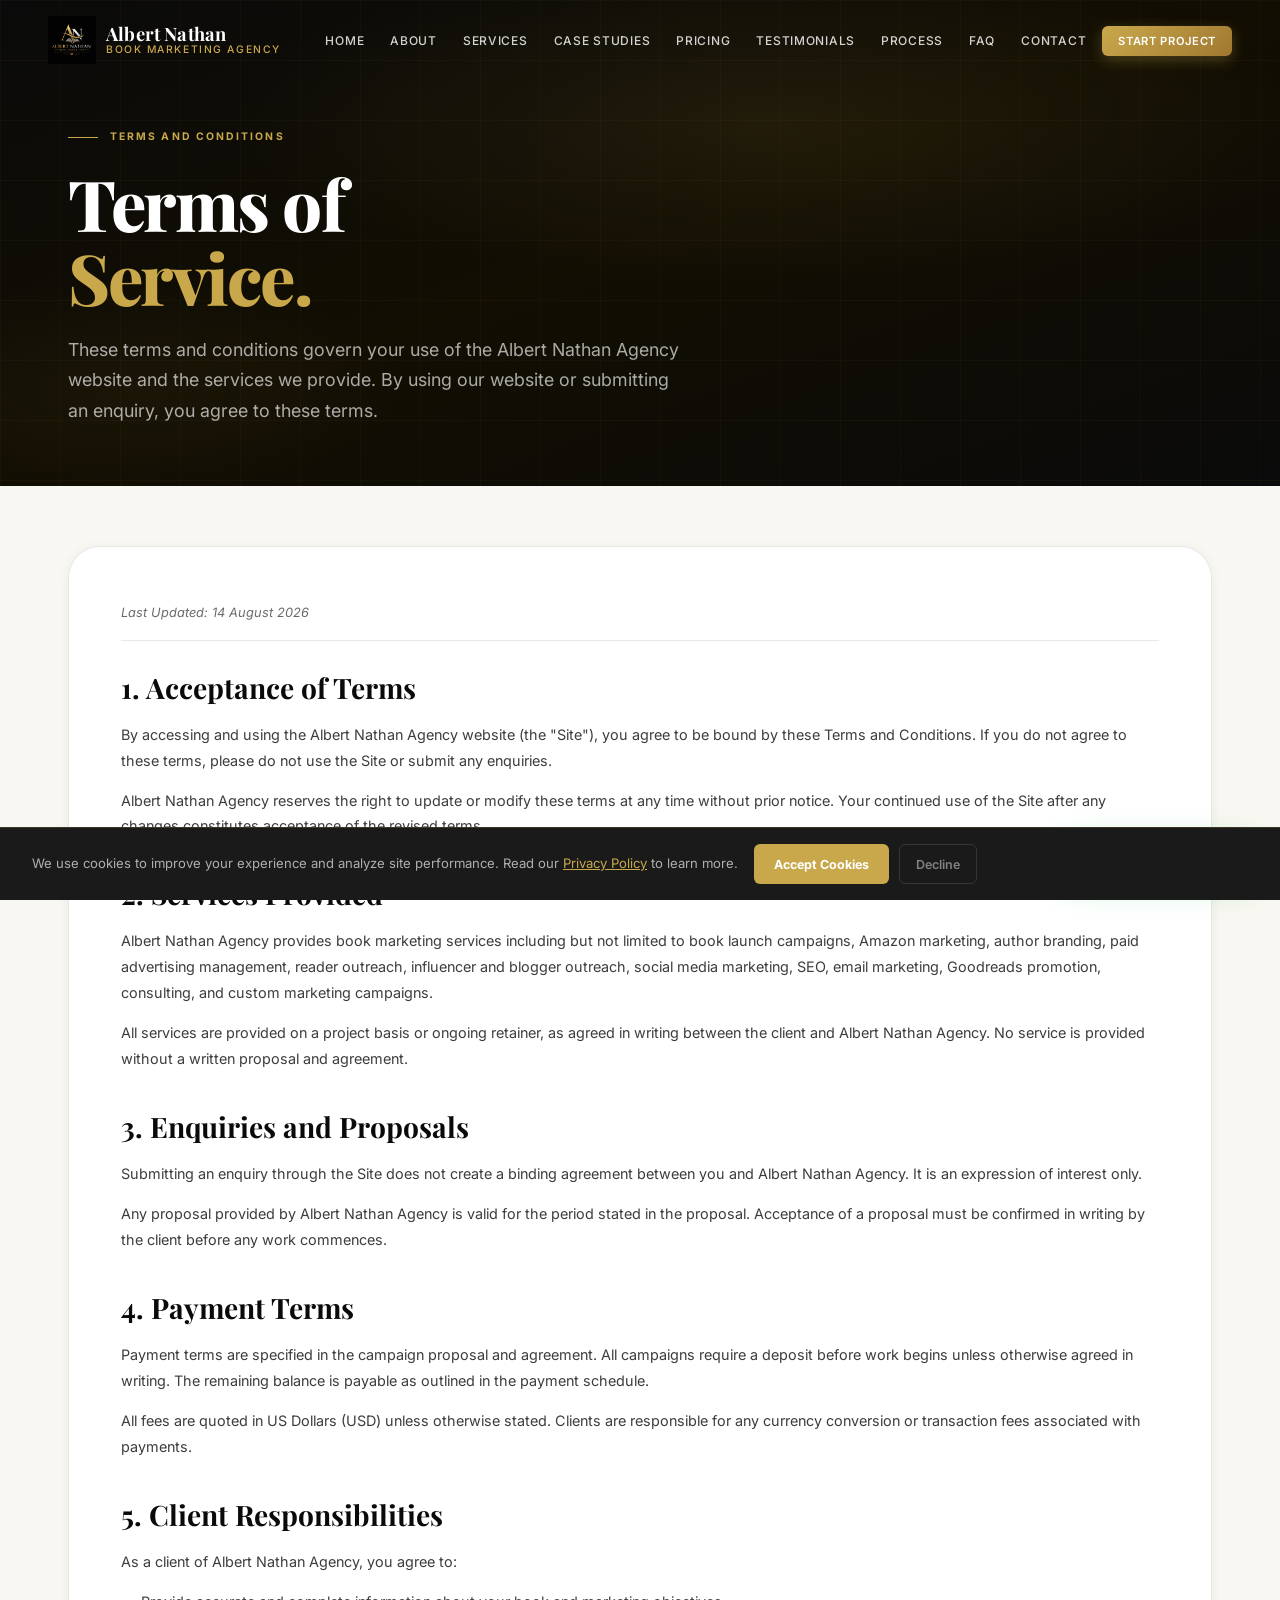
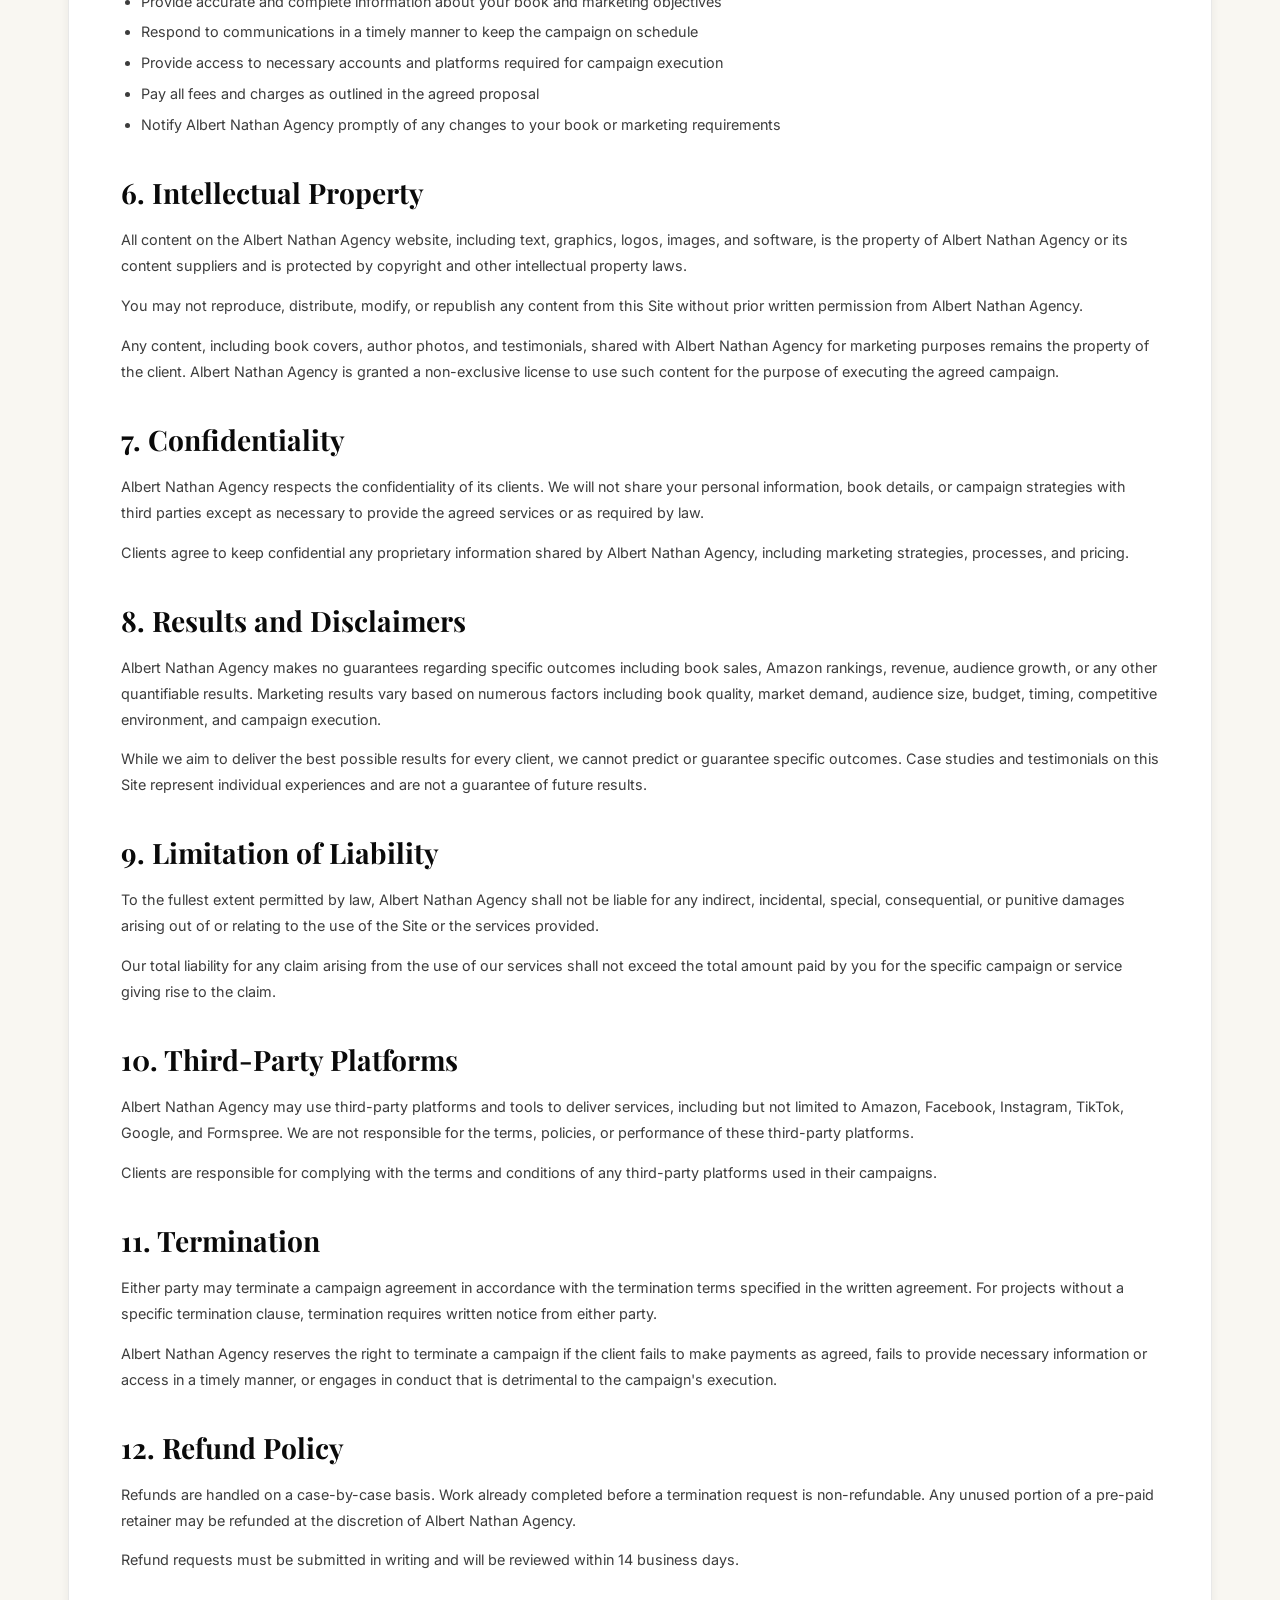
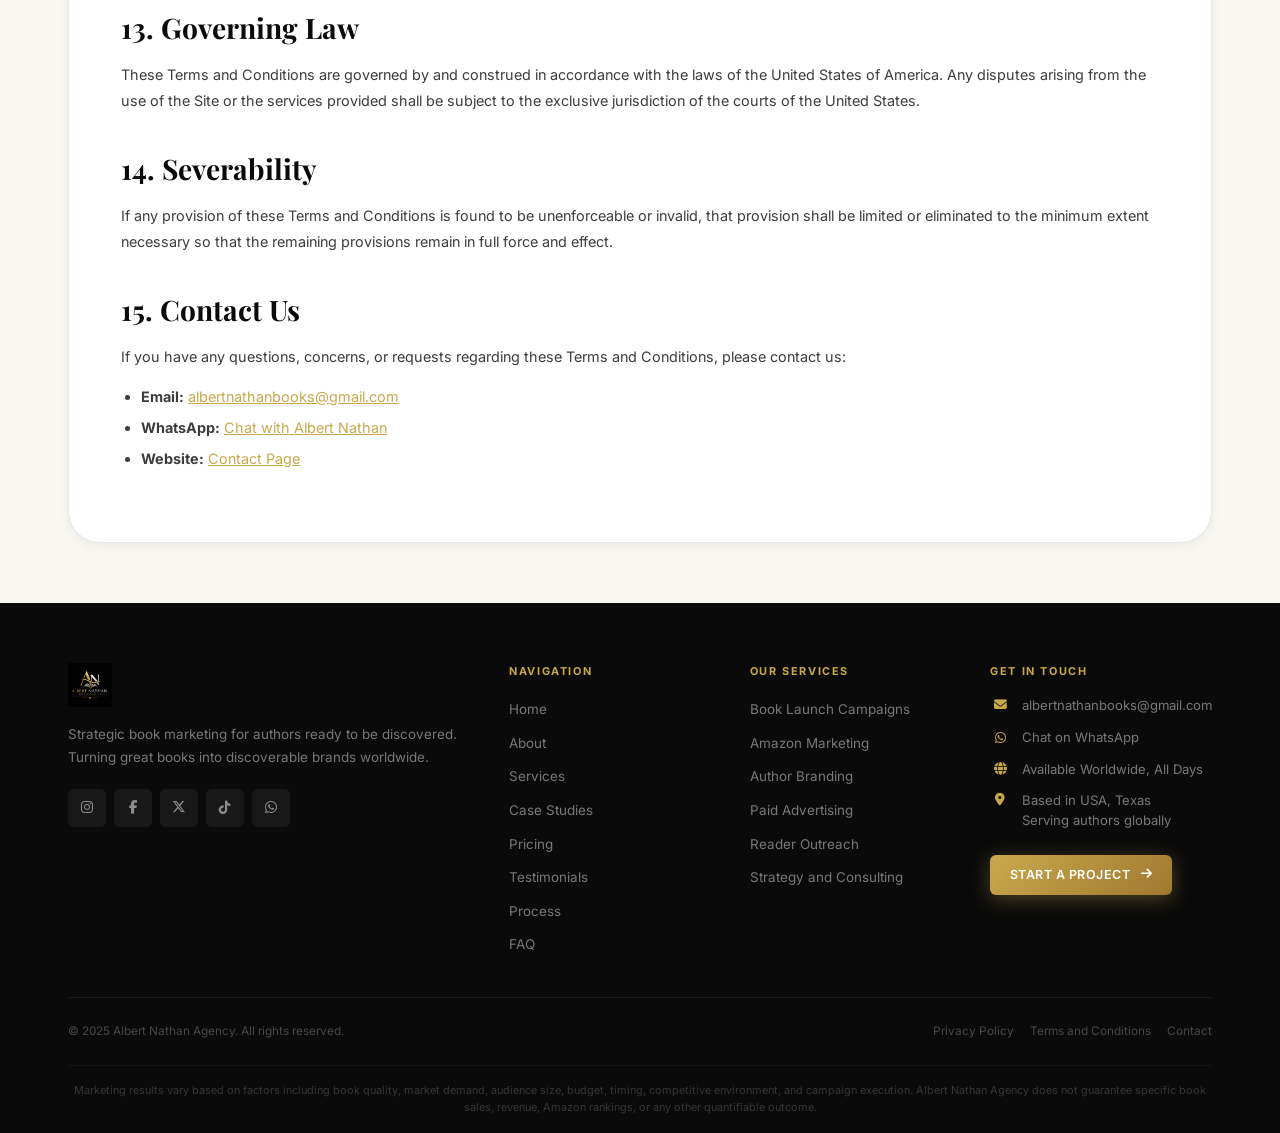
<file: terms.html>
<!DOCTYPE html>
<html lang="en">
<head>
  <meta charset="UTF-8" />
  <meta name="viewport" content="width=device-width, initial-scale=1.0, maximum-scale=5.0" />
  <meta name="description" content="Terms and Conditions for Albert Nathan Agency. Read the terms governing the use of our website and book marketing services." />
  <meta name="keywords" content="terms and conditions, Albert Nathan Agency terms, book marketing terms, service terms" />
  <meta name="author" content="Albert Nathan" />
  <meta property="og:title" content="Terms and Conditions | Albert Nathan Agency" />
  <meta property="og:description" content="The terms and conditions governing the use of Albert Nathan Agency's website and services." />
  <meta property="og:type" content="website" />
  <meta property="og:image" content="Albert Nathan.png" />
  <meta name="twitter:card" content="summary_large_image" />
  <meta name="twitter:title" content="Terms and Conditions | Albert Nathan Agency" />
  <meta name="twitter:description" content="Terms governing the use of our website and book marketing services." />
  <title>Terms and Conditions | Albert Nathan Agency</title>

  <!-- Favicon - using your logo -->
  <link rel="icon" type="Albert Nathan.png" href="Albert Nathan.png" />
  <link rel="apple-touch-icon" href="Albert Nathan.png" />

  <link rel="preconnect" href="https://fonts.googleapis.com" />
  <link rel="preconnect" href="https://fonts.gstatic.com" crossorigin />
  <link href="https://fonts.googleapis.com/css2?family=Playfair+Display:ital,wght@0,400;0,500;0,600;0,700;0,800;1,400;1,600&family=Inter:wght@300;400;500;600;700&family=Cormorant+Garamond:ital,wght@0,400;0,500;0,600;1,400;1,600&display=swap" rel="stylesheet" />
  <link rel="stylesheet" href="https://cdnjs.cloudflare.com/ajax/libs/font-awesome/6.5.0/css/all.min.css" />

  <!-- Google Analytics -->
  <script async src="https://www.googletagmanager.com/gtag/js?id=G-317S3LQHLQ"></script>
  <script>
    window.dataLayer = window.dataLayer || [];
    function gtag(){dataLayer.push(arguments);}
    gtag('js', new Date());
    gtag('config', 'G-317S3LQHLQ');
  </script>

  <style>
    :root {
      --gold: #C9A84C;
      --gold-light: #E2C47A;
      --gold-dark: #A07830;
      --gold-pale: #F5EDD6;
      --black: #0A0A0A;
      --charcoal: #1A1A1A;
      --charcoal-mid: #2C2C2C;
      --charcoal-light: #3D3D3D;
      --white: #FFFFFF;
      --off-white: #F9F7F2;
      --grey-100: #F5F5F5;
      --grey-200: #E8E8E8;
      --grey-400: #ADADAD;
      --text-primary: #0A0A0A;
      --text-secondary: #3D3D3D;
      --text-muted: #6B6B6B;
      --border: rgba(201,168,76,0.25);
      --border-light: rgba(201,168,76,0.12);
      --shadow-sm: 0 2px 12px rgba(0,0,0,0.06);
      --shadow-md: 0 8px 32px rgba(0,0,0,0.10);
      --shadow-lg: 0 20px 60px rgba(0,0,0,0.14);
      --shadow-gold: 0 8px 32px rgba(201,168,76,0.20);
      --radius-sm: 6px;
      --radius-md: 12px;
      --radius-lg: 20px;
      --radius-xl: 32px;
      --transition: all 0.35s cubic-bezier(0.4,0,0.2,1);
      --font-heading: 'Playfair Display', Georgia, serif;
      --font-sub: 'Cormorant Garamond', Georgia, serif;
      --font-body: 'Inter', -apple-system, sans-serif;
    }

    *, *::before, *::after { margin:0; padding:0; box-sizing:border-box; }
    html { scroll-behavior:smooth; font-size:16px; -webkit-text-size-adjust:100%; }
    body { font-family:var(--font-body); color:var(--text-primary); background:var(--white); line-height:1.6; overflow-x:hidden; }
    img { max-width:100%; height:auto; display:block; }
    a { color:inherit; text-decoration:none; }
    ul { list-style:none; }
    button { cursor:pointer; border:none; background:none; font-family:inherit; }

    .display-md { font-family:var(--font-heading); font-size:clamp(1.6rem,3.5vw,3rem); font-weight:600; line-height:1.15; letter-spacing:-0.01em; }
    .label-tag { font-family:var(--font-body); font-size:0.7rem; font-weight:700; letter-spacing:0.15em; text-transform:uppercase; color:var(--gold); display:block; }
    .body-lg { font-size:clamp(0.95rem,1.4vw,1.15rem); line-height:1.75; color:var(--text-secondary); }
    .gold { color:var(--gold); }
    .text-center { text-align:center; }

    .mt-8 { margin-top:8px; } .mt-12 { margin-top:12px; } .mt-16 { margin-top:16px; }
    .mt-20 { margin-top:20px; } .mt-24 { margin-top:24px; } .mt-32 { margin-top:32px; }
    .mt-40 { margin-top:40px; } .mt-48 { margin-top:48px; } .mt-64 { margin-top:64px; }

    .container { width:100%; max-width:1240px; margin:0 auto; padding:0 20px; box-sizing:border-box; }
    .container-narrow { width:100%; max-width:820px; margin:0 auto; padding:0 20px; box-sizing:border-box; }

    .btn {
      display:inline-flex; align-items:center; justify-content:center; gap:10px;
      padding:14px 28px; border-radius:var(--radius-sm);
      font-family:var(--font-body); font-size:0.85rem;
      font-weight:600; letter-spacing:0.04em; text-transform:uppercase;
      transition:var(--transition); position:relative; overflow:hidden;
      min-height:48px; text-align:center;
    }
    .btn::before { content:''; position:absolute; top:0; left:-100%; width:100%; height:100%; background:rgba(255,255,255,0.12); transition:left 0.4s ease; }
    .btn:hover::before { left:0; }

    .btn-gold { background:linear-gradient(135deg,var(--gold) 0%,var(--gold-dark) 100%); color:var(--white); box-shadow:0 4px 20px rgba(201,168,76,0.35); }
    .btn-gold:hover { transform:translateY(-2px); box-shadow:0 8px 30px rgba(201,168,76,0.45); }

    .btn-outline-gold { background:transparent; color:var(--gold); border:2px solid var(--gold); }
    .btn-outline-gold:hover { background:var(--gold); color:var(--white); transform:translateY(-2px); }

    .btn-outline-white { background:transparent; color:var(--white); border:2px solid rgba(255,255,255,0.6); }
    .btn-outline-white:hover { background:rgba(255,255,255,0.1); border-color:var(--white); transform:translateY(-2px); }

    .btn-sm { padding:10px 20px; font-size:0.78rem; min-height:40px; }
    .btn-group { display:flex; flex-wrap:wrap; gap:12px; align-items:center; }

    .gold-line { width:60px; height:3px; background:linear-gradient(90deg,var(--gold),var(--gold-light)); border-radius:2px; margin:16px auto; }

    /* ============================================================
       NAVIGATION - FIXED (SAME AS WORKING PAGES)
    ============================================================ */
    #navbar {
      position:fixed; top:0; left:0; right:0; z-index:1000;
      padding:0 16px; height:68px;
      display:flex; align-items:center; justify-content:space-between;
      background:transparent; transition:var(--transition);
    }
    #navbar.scrolled {
      background:rgba(10,10,10,0.97);
      backdrop-filter:blur(20px); -webkit-backdrop-filter:blur(20px);
      height:62px; box-shadow:0 2px 30px rgba(0,0,0,0.3);
    }

    .nav-logo { display:flex; align-items:center; gap:10px; flex-shrink:0; }
    .nav-logo img { height:40px; width:auto; object-fit:contain; transition:var(--transition); }
    #navbar.scrolled .nav-logo img { height:34px; }

    .nav-logo-text { display:flex; flex-direction:column; line-height:1; }
    .nav-logo-name { font-family:var(--font-heading); font-size:1rem; font-weight:700; color:var(--white); letter-spacing:0.01em; }
    .nav-logo-sub { font-size:0.55rem; font-weight:500; letter-spacing:0.15em; text-transform:uppercase; color:var(--gold); margin-top:2px; }

    .nav-links { display:none; align-items:center; gap:6px; list-style:none; }
    .nav-links a {
      font-size:0.75rem; font-weight:500; letter-spacing:0.06em; text-transform:uppercase;
      color:rgba(255,255,255,0.82); padding:6px 10px; border-radius:var(--radius-sm);
      transition:var(--transition); position:relative;
    }
    .nav-links a::after { content:''; position:absolute; bottom:2px; left:10px; width:0; height:1.5px; background:var(--gold); transition:width 0.3s ease; }
    .nav-links a:hover { color:var(--white); }
    .nav-links a:hover::after, .nav-links a.active::after { width:calc(100% - 20px); }
    .nav-links a.active { color:var(--white); }

    .nav-cta { background:linear-gradient(135deg,var(--gold),var(--gold-dark)) !important; color:var(--white) !important; padding:8px 16px !important; border-radius:var(--radius-sm) !important; font-weight:600 !important; box-shadow:0 4px 14px rgba(201,168,76,0.3); border:none !important; font-size:0.7rem !important; }
    .nav-cta:hover { transform:translateY(-1px); box-shadow:0 6px 20px rgba(201,168,76,0.45) !important; }
    .nav-cta::after { display:none !important; }

    /* HAMBURGER - Always visible on mobile */
    .hamburger {
      display:flex;
      flex-direction:column;
      justify-content:center;
      align-items:center;
      width:44px;
      height:44px;
      gap:5px;
      cursor:pointer;
      border-radius:var(--radius-sm);
      transition:var(--transition);
      flex-shrink:0;
      z-index:1001;
      padding:8px;
      background:rgba(255,255,255,0.05);
      border:1px solid rgba(255,255,255,0.1);
    }
    .hamburger:hover { background:rgba(255,255,255,0.12); }
    .hamburger span { display:block; width:24px; height:2px; background:var(--white); border-radius:2px; transition:all 0.3s ease; transform-origin:center; }
    .hamburger.open span:nth-child(1) { transform:translateY(7px) rotate(45deg); }
    .hamburger.open span:nth-child(2) { opacity:0; transform:scaleX(0); }
    .hamburger.open span:nth-child(3) { transform:translateY(-7px) rotate(-45deg); }

    /* MOBILE NAV - Full screen overlay */
    .nav-mobile {
      display:none !important;
      position:fixed;
      top:0;
      left:0;
      right:0;
      bottom:0;
      background:rgba(10,10,10,0.98);
      z-index:999;
      flex-direction:column;
      align-items:center;
      justify-content:center;
      gap:8px;
      opacity:0;
      pointer-events:none;
      transition:opacity 0.4s ease;
      padding:80px 30px 40px;
    }
    .nav-mobile.active {
      display:flex !important;
      opacity:1;
      pointer-events:all;
    }
    .nav-mobile a {
      font-family:var(--font-heading);
      font-size:1.6rem;
      font-weight:600;
      color:var(--white);
      transition:var(--transition);
      text-align:center;
      padding:10px 0;
      width:100%;
      border-bottom:1px solid rgba(255,255,255,0.06);
    }
    .nav-mobile a:hover { color:var(--gold); }
    .nav-mobile .nav-mobile-cta { margin-top:24px; width:100%; }
    .nav-mobile .nav-mobile-cta .btn { font-size:0.85rem; padding:14px 32px; width:100%; justify-content:center; }

    /* Desktop: hide hamburger, show nav links */
    @media (min-width: 769px) {
      #navbar { padding:0 32px; height:80px; }
      .nav-links { display:flex; }
      .hamburger { display:none !important; }
      .nav-mobile { display:none !important; }
      .container { padding:0 32px; }
      .nav-logo img { height:48px; }
      #navbar.scrolled .nav-logo img { height:40px; }
      .nav-logo-name { font-size:1.15rem; }
      .nav-logo-sub { font-size:0.65rem; }
    }

    /* Mobile: show hamburger, hide nav links */
    @media (max-width: 768px) {
      .nav-links { display:none !important; }
      .hamburger { display:flex !important; }
    }

    /* ============================================================
       TERMS HERO - LEFT ALIGNED
    ============================================================ */
    #terms-hero {
      position:relative; min-height:50vh; padding:100px 0 60px;
      display:flex; align-items:center;
      background:var(--black); overflow:hidden;
    }
    .terms-hero-bg {
      position:absolute; inset:0;
      background:
        radial-gradient(ellipse 70% 55% at 60% 25%, rgba(201,168,76,0.09) 0%, transparent 60%),
        radial-gradient(ellipse 40% 40% at 10% 80%, rgba(201,168,76,0.05) 0%, transparent 55%),
        linear-gradient(160deg,#0A0A0A 0%,#120E02 50%,#0A0A0A 100%);
    }
    .terms-hero-grid {
      position:absolute; inset:0;
      background-image:linear-gradient(rgba(201,168,76,0.04) 1px,transparent 1px),linear-gradient(90deg,rgba(201,168,76,0.04) 1px,transparent 1px);
      background-size:60px 60px; pointer-events:none;
    }
    .terms-hero-inner { position:relative; z-index:2; max-width:820px; padding-top:20px; text-align:left; }
    .hero-eyebrow { display:inline-flex; align-items:center; gap:12px; margin-bottom:20px; opacity:0; animation:fadeInUp 0.8s ease 0.2s forwards; }
    .hero-eyebrow-line { width:30px; height:1.5px; background:var(--gold); }
    .hero-eyebrow-text { font-size:0.65rem; font-weight:700; letter-spacing:0.2em; text-transform:uppercase; color:var(--gold); }
    .terms-hero-title { font-family:var(--font-heading); font-size:clamp(2.2rem,5.5vw,5rem); font-weight:800; line-height:1.06; letter-spacing:-0.025em; color:var(--white); opacity:0; animation:fadeInUp 0.9s ease 0.4s forwards; }
    .terms-hero-title .gold { color:var(--gold); }
    .terms-hero-sub { font-size:clamp(0.95rem,1.4vw,1.15rem); line-height:1.7; color:rgba(255,255,255,0.65); max-width:620px; margin-top:20px; opacity:0; animation:fadeInUp 0.9s ease 0.6s forwards; }

    /* ============================================================
       TERMS CONTENT
    ============================================================ */
    #terms-content {
      background:var(--off-white);
      padding:60px 0 60px;
    }
    .terms-content-inner {
      background:var(--white);
      border-radius:var(--radius-xl);
      padding:32px 20px;
      border:1px solid var(--grey-200);
      box-shadow:var(--shadow-sm);
    }
    .terms-content-inner h2 {
      font-family:var(--font-heading);
      font-size:clamp(1.3rem,2.2vw,1.8rem);
      font-weight:700;
      color:var(--text-primary);
      margin-top:32px;
      margin-bottom:12px;
    }
    .terms-content-inner h2:first-of-type { margin-top:0; }
    .terms-content-inner h3 {
      font-family:var(--font-heading);
      font-size:clamp(1rem,1.6vw,1.3rem);
      font-weight:600;
      color:var(--text-primary);
      margin-top:24px;
      margin-bottom:10px;
    }
    .terms-content-inner p {
      font-size:0.9rem;
      line-height:1.8;
      color:var(--text-secondary);
      margin-bottom:14px;
    }
    .terms-content-inner p:last-child { margin-bottom:0; }
    .terms-content-inner ul {
      list-style:disc;
      padding-left:20px;
      margin-bottom:14px;
    }
    .terms-content-inner ul li {
      font-size:0.9rem;
      line-height:1.8;
      color:var(--text-secondary);
      margin-bottom:5px;
    }
    .terms-content-inner ul li:last-child { margin-bottom:0; }
    .terms-content-inner .last-updated {
      font-size:0.8rem;
      color:var(--text-muted);
      font-style:italic;
      padding-bottom:16px;
      border-bottom:1px solid var(--grey-200);
      margin-bottom:24px;
    }
    .terms-content-inner a { color:var(--gold); text-decoration:underline; }

    /* ============================================================
       FOOTER
    ============================================================ */
    #footer { background:var(--black); padding-top:60px; }
    .footer-top { display:grid; grid-template-columns:1fr; gap:32px; padding-bottom:40px; border-bottom:1px solid rgba(255,255,255,0.06); }
    .footer-brand img { height:44px; width:auto; object-fit:contain; margin-bottom:16px; }
    .footer-brand p { font-size:0.84rem; line-height:1.7; color:rgba(255,255,255,0.45); margin-bottom:20px; max-width:100%; }
    .footer-socials { display:flex; gap:8px; flex-wrap:wrap; }
    .social-btn { width:38px; height:38px; border-radius:var(--radius-sm); background:rgba(255,255,255,0.06); display:flex; align-items:center; justify-content:center; color:rgba(255,255,255,0.50); font-size:0.85rem; transition:var(--transition); text-decoration:none; }
    .social-btn:hover { background:var(--gold); color:var(--white); transform:translateY(-3px); }
    .footer-col h4 { font-size:0.68rem; font-weight:700; letter-spacing:0.15em; text-transform:uppercase; color:var(--gold); margin-bottom:16px; }
    .footer-col ul { display:flex; flex-direction:column; gap:8px; }
    .footer-col ul li a { font-size:0.84rem; color:rgba(255,255,255,0.45); transition:var(--transition); }
    .footer-col ul li a:hover { color:var(--white); padding-left:4px; }
    .footer-contact-item { display:flex; align-items:flex-start; gap:12px; margin-bottom:12px; }
    .footer-contact-item i { color:var(--gold); font-size:0.8rem; margin-top:3px; flex-shrink:0; width:20px; text-align:center; }
    .footer-contact-item span { font-size:0.82rem; color:rgba(255,255,255,0.45); line-height:1.5; }
    .footer-contact-item a { color:rgba(255,255,255,0.45); transition:var(--transition); }
    .footer-contact-item a:hover { color:var(--gold); }
    .footer-bottom { padding:24px 0; display:flex; flex-direction:column; align-items:center; gap:12px; text-align:center; }
    .footer-bottom p { font-size:0.74rem; color:rgba(255,255,255,0.25); }
    .footer-legal { display:flex; gap:16px; flex-wrap:wrap; justify-content:center; }
    .footer-legal a { font-size:0.74rem; color:rgba(255,255,255,0.25); transition:var(--transition); }
    .footer-legal a:hover { color:var(--gold); }
    .footer-disclaimer { padding:16px 0; border-top:1px solid rgba(255,255,255,0.04); }
    .footer-disclaimer p { font-size:0.68rem; color:rgba(255,255,255,0.18); line-height:1.6; text-align:center; }

    /* ============================================================
       FLOATING ELEMENTS
    ============================================================ */
    .whatsapp-float { position:fixed; bottom:20px; right:20px; z-index:900; display:flex; align-items:center; gap:8px; background:#25D366; color:var(--white); padding:12px 16px; border-radius:60px; box-shadow:0 8px 28px rgba(37,211,102,0.35); text-decoration:none; font-size:0.8rem; font-weight:600; transition:var(--transition); animation:floatIn 0.8s ease 2s both; }
    .whatsapp-float:hover { transform:translateY(-3px) scale(1.03); }
    .whatsapp-float i { font-size:1.1rem; }

    #cookie-banner { position:fixed; bottom:0; left:0; right:0; z-index:1100; background:var(--charcoal); border-top:1px solid rgba(201,168,76,0.2); padding:16px 20px; display:flex; flex-direction:column; align-items:center; gap:16px; transform:translateY(100%); transition:transform 0.4s ease; }
    #cookie-banner.show { transform:translateY(0); }
    .cookie-text { font-size:0.82rem; color:rgba(255,255,255,0.65); line-height:1.5; text-align:center; }
    .cookie-text a { color:var(--gold); text-decoration:underline; }
    .cookie-btns { display:flex; gap:10px; flex-shrink:0; flex-wrap:wrap; justify-content:center; }
    .cookie-accept { padding:8px 20px; background:var(--gold); color:var(--white); border-radius:var(--radius-sm); font-size:0.78rem; font-weight:700; cursor:pointer; transition:var(--transition); border:none; min-height:40px; }
    .cookie-accept:hover { background:var(--gold-dark); }
    .cookie-decline { padding:8px 16px; background:transparent; color:rgba(255,255,255,0.45); border-radius:var(--radius-sm); font-size:0.78rem; font-weight:600; cursor:pointer; border:1px solid rgba(255,255,255,0.12); transition:var(--transition); min-height:40px; }
    .cookie-decline:hover { color:var(--white); border-color:rgba(255,255,255,0.35); }

    @keyframes fadeInUp { from { opacity:0; transform:translateY(30px); } to { opacity:1; transform:translateY(0); } }
    @keyframes floatIn { from { opacity:0; transform:translateY(20px); } to { opacity:1; transform:translateY(0); } }

    .reveal { opacity:0; transform:translateY(28px); transition:opacity 0.7s ease,transform 0.7s ease; }
    .reveal.visible { opacity:1; transform:translateY(0); }

    /* ============================================================
       RESPONSIVE
    ============================================================ */
    @media (min-width:600px) {
      .footer-top { grid-template-columns:repeat(2,1fr); }
    }

    @media (min-width:769px) {
      .footer-top { grid-template-columns:2fr 1fr 1fr 1fr; gap:40px; }
      .footer-bottom { flex-direction:row; justify-content:space-between; text-align:left; }
      .whatsapp-float .wa-label { display:inline; }
      .whatsapp-float { padding:14px 22px; border-radius:60px; }
      #cookie-banner { flex-direction:row; padding:16px 32px; }
      .cookie-text { text-align:left; }
      .terms-content-inner { padding:56px 52px; }
    }

    @media (min-width:1024px) {
      .terms-hero-title { font-size:clamp(2.8rem,5.5vw,5rem); }
    }

    @media (min-width:1200px) {
      .container { padding:0 48px; }
      #navbar { padding:0 48px; }
    }

    @media (max-width:480px) {
      .terms-hero-title { font-size:1.8rem; }
      .terms-content-inner { padding:24px 16px; }
      .btn { font-size:0.78rem; padding:12px 20px; min-height:44px; }
      .terms-content-inner ul { padding-left:16px; }
    }
  </style>
</head>

<body>

  <!-- COOKIE BANNER -->
  <div id="cookie-banner" role="dialog" aria-label="Cookie consent">
    <p class="cookie-text">We use cookies to improve your experience and analyze site performance. Read our <a href="privacy-policy.html">Privacy Policy</a> to learn more.</p>
    <div class="cookie-btns">
      <button class="cookie-accept" id="cookieAccept">Accept Cookies</button>
      <button class="cookie-decline" id="cookieDecline">Decline</button>
    </div>
  </div>

  <!-- NAVIGATION -->
  <nav id="navbar" role="navigation" aria-label="Main navigation">
    <a href="index.html" class="nav-logo" aria-label="Albert Nathan Agency Home">
      <img src="Albert Nathan.png" alt="Albert Nathan Agency Logo" />
      <div class="nav-logo-text">
        <span class="nav-logo-name">Albert Nathan</span>
        <span class="nav-logo-sub">Book Marketing Agency</span>
      </div>
    </a>
    <ul class="nav-links" role="list">
      <li><a href="index.html">Home</a></li>
      <li><a href="about.html">About</a></li>
      <li><a href="services.html">Services</a></li>
      <li><a href="case-studies.html">Case Studies</a></li>
      <li><a href="pricing.html">Pricing</a></li>
      <li><a href="testimonials.html">Testimonials</a></li>
      <li><a href="process.html">Process</a></li>
      <li><a href="faq.html">FAQ</a></li>
      <li><a href="contact.html">Contact</a></li>
      <li><a href="book-a-call.html" class="nav-cta">Start Project</a></li>
    </ul>
    <button class="hamburger" id="hamburger" aria-label="Open menu" aria-expanded="false">
      <span></span><span></span><span></span>
    </button>
  </nav>

  <!-- Mobile Navigation -->
  <div class="nav-mobile" id="navMobile" role="dialog" aria-label="Mobile navigation">
    <a href="index.html" onclick="closeMobileNav()">Home</a>
    <a href="about.html" onclick="closeMobileNav()">About</a>
    <a href="services.html" onclick="closeMobileNav()">Services</a>
    <a href="case-studies.html" onclick="closeMobileNav()">Case Studies</a>
    <a href="pricing.html" onclick="closeMobileNav()">Pricing</a>
    <a href="testimonials.html" onclick="closeMobileNav()">Testimonials</a>
    <a href="process.html" onclick="closeMobileNav()">Process</a>
    <a href="faq.html" onclick="closeMobileNav()">FAQ</a>
    <a href="contact.html" onclick="closeMobileNav()">Contact</a>
    <div class="nav-mobile-cta">
      <a href="book-a-call.html" class="btn btn-gold" onclick="closeMobileNav()">
        <i class="fas fa-arrow-right"></i> Start Your Project
      </a>
    </div>
  </div>

  <!-- TERMS HERO - LEFT ALIGNED -->
  <section id="terms-hero" aria-label="Terms and Conditions">
    <div class="terms-hero-bg"></div>
    <div class="terms-hero-grid"></div>
    <div class="container">
      <div class="terms-hero-inner">
        <div class="hero-eyebrow">
          <span class="hero-eyebrow-line"></span>
          <span class="hero-eyebrow-text">Terms and Conditions</span>
        </div>
        <h1 class="terms-hero-title">
          Terms of<br />
          <span class="gold">Service.</span>
        </h1>
        <p class="terms-hero-sub">
          These terms and conditions govern your use of the Albert Nathan Agency website
          and the services we provide. By using our website or submitting an enquiry,
          you agree to these terms.
        </p>
      </div>
    </div>
  </section>

  <!-- TERMS CONTENT -->
  <section id="terms-content" aria-labelledby="terms-heading">
    <div class="container">

      <div class="terms-content-inner reveal">

        <div class="last-updated">
          Last Updated: 14 August 2026
        </div>

        <h2>1. Acceptance of Terms</h2>
        <p>
          By accessing and using the Albert Nathan Agency website (the "Site"),
          you agree to be bound by these Terms and Conditions. If you do not agree
          to these terms, please do not use the Site or submit any enquiries.
        </p>
        <p>
          Albert Nathan Agency reserves the right to update or modify these terms
          at any time without prior notice. Your continued use of the Site after
          any changes constitutes acceptance of the revised terms.
        </p>

        <h2>2. Services Provided</h2>
        <p>
          Albert Nathan Agency provides book marketing services including but not
          limited to book launch campaigns, Amazon marketing, author branding,
          paid advertising management, reader outreach, influencer and blogger
          outreach, social media marketing, SEO, email marketing, Goodreads promotion,
          consulting, and custom marketing campaigns.
        </p>
        <p>
          All services are provided on a project basis or ongoing retainer,
          as agreed in writing between the client and Albert Nathan Agency.
          No service is provided without a written proposal and agreement.
        </p>

        <h2>3. Enquiries and Proposals</h2>
        <p>
          Submitting an enquiry through the Site does not create a binding agreement
          between you and Albert Nathan Agency. It is an expression of interest only.
        </p>
        <p>
          Any proposal provided by Albert Nathan Agency is valid for the period
          stated in the proposal. Acceptance of a proposal must be confirmed in
          writing by the client before any work commences.
        </p>

        <h2>4. Payment Terms</h2>
        <p>
          Payment terms are specified in the campaign proposal and agreement.
          All campaigns require a deposit before work begins unless otherwise
          agreed in writing. The remaining balance is payable as outlined in
          the payment schedule.
        </p>
        <p>
          All fees are quoted in US Dollars (USD) unless otherwise stated.
          Clients are responsible for any currency conversion or transaction fees
          associated with payments.
        </p>

        <h2>5. Client Responsibilities</h2>
        <p>
          As a client of Albert Nathan Agency, you agree to:
        </p>
        <ul>
          <li>Provide accurate and complete information about your book and marketing objectives</li>
          <li>Respond to communications in a timely manner to keep the campaign on schedule</li>
          <li>Provide access to necessary accounts and platforms required for campaign execution</li>
          <li>Pay all fees and charges as outlined in the agreed proposal</li>
          <li>Notify Albert Nathan Agency promptly of any changes to your book or marketing requirements</li>
        </ul>

        <h2>6. Intellectual Property</h2>
        <p>
          All content on the Albert Nathan Agency website, including text, graphics,
          logos, images, and software, is the property of Albert Nathan Agency or
          its content suppliers and is protected by copyright and other intellectual
          property laws.
        </p>
        <p>
          You may not reproduce, distribute, modify, or republish any content from
          this Site without prior written permission from Albert Nathan Agency.
        </p>
        <p>
          Any content, including book covers, author photos, and testimonials,
          shared with Albert Nathan Agency for marketing purposes remains the
          property of the client. Albert Nathan Agency is granted a non-exclusive
          license to use such content for the purpose of executing the agreed campaign.
        </p>

        <h2>7. Confidentiality</h2>
        <p>
          Albert Nathan Agency respects the confidentiality of its clients.
          We will not share your personal information, book details, or campaign
          strategies with third parties except as necessary to provide the agreed
          services or as required by law.
        </p>
        <p>
          Clients agree to keep confidential any proprietary information shared
          by Albert Nathan Agency, including marketing strategies, processes,
          and pricing.
        </p>

        <h2>8. Results and Disclaimers</h2>
        <p>
          Albert Nathan Agency makes no guarantees regarding specific outcomes
          including book sales, Amazon rankings, revenue, audience growth, or any
          other quantifiable results. Marketing results vary based on numerous
          factors including book quality, market demand, audience size, budget,
          timing, competitive environment, and campaign execution.
        </p>
        <p>
          While we aim to deliver the best possible results for every client,
          we cannot predict or guarantee specific outcomes. Case studies and
          testimonials on this Site represent individual experiences and are
          not a guarantee of future results.
        </p>

        <h2>9. Limitation of Liability</h2>
        <p>
          To the fullest extent permitted by law, Albert Nathan Agency shall not
          be liable for any indirect, incidental, special, consequential, or
          punitive damages arising out of or relating to the use of the Site or
          the services provided.
        </p>
        <p>
          Our total liability for any claim arising from the use of our services
          shall not exceed the total amount paid by you for the specific campaign
          or service giving rise to the claim.
        </p>

        <h2>10. Third-Party Platforms</h2>
        <p>
          Albert Nathan Agency may use third-party platforms and tools to deliver
          services, including but not limited to Amazon, Facebook, Instagram, TikTok,
          Google, and Formspree. We are not responsible for the terms, policies,
          or performance of these third-party platforms.
        </p>
        <p>
          Clients are responsible for complying with the terms and conditions of
          any third-party platforms used in their campaigns.
        </p>

        <h2>11. Termination</h2>
        <p>
          Either party may terminate a campaign agreement in accordance with the
          termination terms specified in the written agreement. For projects without
          a specific termination clause, termination requires written notice from
          either party.
        </p>
        <p>
          Albert Nathan Agency reserves the right to terminate a campaign if the
          client fails to make payments as agreed, fails to provide necessary
          information or access in a timely manner, or engages in conduct that
          is detrimental to the campaign's execution.
        </p>

        <h2>12. Refund Policy</h2>
        <p>
          Refunds are handled on a case-by-case basis. Work already completed
          before a termination request is non-refundable. Any unused portion of
          a pre-paid retainer may be refunded at the discretion of Albert Nathan Agency.
        </p>
        <p>
          Refund requests must be submitted in writing and will be reviewed
          within 14 business days.
        </p>

        <h2>13. Governing Law</h2>
        <p>
          These Terms and Conditions are governed by and construed in accordance
          with the laws of the United States of America. Any disputes arising
          from the use of the Site or the services provided shall be subject to
          the exclusive jurisdiction of the courts of the United States.
        </p>

        <h2>14. Severability</h2>
        <p>
          If any provision of these Terms and Conditions is found to be unenforceable
          or invalid, that provision shall be limited or eliminated to the minimum
          extent necessary so that the remaining provisions remain in full force
          and effect.
        </p>

        <h2>15. Contact Us</h2>
        <p>
          If you have any questions, concerns, or requests regarding these Terms
          and Conditions, please contact us:
        </p>
        <ul>
          <li><strong>Email:</strong> <a href="mailto:albertnathanbooks@gmail.com">albertnathanbooks@gmail.com</a></li>
          <li><strong>WhatsApp:</strong> <a href="https://wa.me/19188435974">Chat with Albert Nathan</a></li>
          <li><strong>Website:</strong> <a href="contact.html">Contact Page</a></li>
        </ul>

      </div>

    </div>
  </section>

  <!-- FOOTER -->
  <footer id="footer" role="contentinfo">
    <div class="container">
      <div class="footer-top">
        <div class="footer-brand">
          <img src="Albert Nathan.png" alt="Albert Nathan Agency" />
          <p>Strategic book marketing for authors ready to be discovered. Turning great books into discoverable brands worldwide.</p>
          <div class="footer-socials">
            <a href="https://www.instagram.com/albertnathanagency/" target="_blank" rel="noopener" class="social-btn" aria-label="Instagram"><i class="fab fa-instagram"></i></a>
            <a href="https://www.facebook.com/profile.php?id=61592884918168" target="_blank" rel="noopener" class="social-btn" aria-label="Facebook"><i class="fab fa-facebook-f"></i></a>
            <a href="https://x.com/albertnathan001" target="_blank" rel="noopener" class="social-btn" aria-label="X"><i class="fab fa-x-twitter"></i></a>
            <a href="https://tiktok.com/@albertnathanagency001" target="_blank" rel="noopener" class="social-btn" aria-label="TikTok"><i class="fab fa-tiktok"></i></a>
            <a href="https://wa.me/19188435974" target="_blank" rel="noopener" class="social-btn" aria-label="WhatsApp"><i class="fab fa-whatsapp"></i></a>
          </div>
        </div>
        <div class="footer-col">
          <h4>Navigation</h4>
          <ul>
            <li><a href="index.html">Home</a></li>
            <li><a href="about.html">About</a></li>
            <li><a href="services.html">Services</a></li>
            <li><a href="case-studies.html">Case Studies</a></li>
            <li><a href="pricing.html">Pricing</a></li>
            <li><a href="testimonials.html">Testimonials</a></li>
            <li><a href="process.html">Process</a></li>
            <li><a href="faq.html">FAQ</a></li>
          </ul>
        </div>
        <div class="footer-col">
          <h4>Our Services</h4>
          <ul>
            <li><a href="services.html">Book Launch Campaigns</a></li>
            <li><a href="services.html">Amazon Marketing</a></li>
            <li><a href="services.html">Author Branding</a></li>
            <li><a href="services.html">Paid Advertising</a></li>
            <li><a href="services.html">Reader Outreach</a></li>
            <li><a href="services.html">Strategy and Consulting</a></li>
          </ul>
        </div>
        <div class="footer-col">
          <h4>Get In Touch</h4>
          <div class="footer-contact-item">
            <i class="fas fa-envelope"></i>
            <span><a href="mailto:albertnathanbooks@gmail.com">albertnathanbooks@gmail.com</a></span>
          </div>
          <div class="footer-contact-item">
            <i class="fab fa-whatsapp"></i>
            <span><a href="https://wa.me/19188435974">Chat on WhatsApp</a></span>
          </div>
          <div class="footer-contact-item">
            <i class="fas fa-globe"></i>
            <span>Available Worldwide, All Days</span>
          </div>
          <div class="footer-contact-item">
            <i class="fas fa-map-marker-alt"></i>
            <span>Based in USA, Texas<br />Serving authors globally</span>
          </div>
          <div class="mt-24">
            <a href="book-a-call.html" class="btn btn-gold btn-sm">Start a Project <i class="fas fa-arrow-right"></i></a>
          </div>
        </div>
      </div>
      <div class="footer-bottom">
        <p>© 2025 Albert Nathan Agency. All rights reserved.</p>
        <div class="footer-legal">
          <a href="privacy-policy.html">Privacy Policy</a>
          <a href="terms.html">Terms and Conditions</a>
          <a href="contact.html">Contact</a>
        </div>
      </div>
      <div class="footer-disclaimer">
        <p>Marketing results vary based on factors including book quality, market demand, audience size, budget, timing, competitive environment, and campaign execution. Albert Nathan Agency does not guarantee specific book sales, revenue, Amazon rankings, or any other quantifiable outcome.</p>
      </div>
    </div>
  </footer>

  <!-- FLOATING WHATSAPP - UPDATED WITH YOUR NUMBER -->
  <a href="https://wa.me/19188435974?text=Hi%20Albert%2C%20I%20have%20a%20question."
     class="whatsapp-float" target="_blank" rel="noopener" aria-label="Chat on WhatsApp">
    <i class="fab fa-whatsapp"></i>
    <span class="wa-label">Chat About Your Book</span>
  </a>

  <!-- JAVASCRIPT - FIXED -->
  <script>
    /* Navbar Scroll */
    const navbar = document.getElementById('navbar');
    function handleScroll() { navbar.classList.toggle('scrolled', window.scrollY > 50); }
    window.addEventListener('scroll', handleScroll, { passive: true });
    handleScroll();

    /* Mobile Nav - FIXED */
    const hamburger = document.getElementById('hamburger');
    const navMobile = document.getElementById('navMobile');

    function openMobileNav() {
      hamburger.classList.add('open');
      navMobile.classList.add('active');
      hamburger.setAttribute('aria-expanded', 'true');
      document.body.style.overflow = 'hidden';
    }

    function closeMobileNav() {
      hamburger.classList.remove('open');
      navMobile.classList.remove('active');
      hamburger.setAttribute('aria-expanded', 'false');
      document.body.style.overflow = '';
    }

    hamburger.addEventListener('click', function(e) {
      e.stopPropagation();
      if (navMobile.classList.contains('active')) {
        closeMobileNav();
      } else {
        openMobileNav();
      }
    });

    // Close mobile nav when clicking on backdrop
    navMobile.addEventListener('click', function(e) {
      if (e.target === navMobile) {
        closeMobileNav();
      }
    });

    document.addEventListener('keydown', function(e) {
      if (e.key === 'Escape' && navMobile.classList.contains('active')) {
        closeMobileNav();
      }
    });

    /* Scroll Reveal */
    const revealEls = document.querySelectorAll('.reveal');
    const revealObserver = new IntersectionObserver((entries) => {
      entries.forEach(entry => {
        if (entry.isIntersecting) {
          entry.target.classList.add('visible');
          revealObserver.unobserve(entry.target);
        }
      });
    }, { threshold: 0.10, rootMargin: '0px 0px -40px 0px' });
    revealEls.forEach(el => revealObserver.observe(el));

    /* Cookie Consent */
    const cookieBanner = document.getElementById('cookie-banner');
    const cookieAccept = document.getElementById('cookieAccept');
    const cookieDecline = document.getElementById('cookieDecline');
    if (!localStorage.getItem('ana_cookie_consent')) {
      setTimeout(() => cookieBanner.classList.add('show'), 1200);
    }
    cookieAccept.addEventListener('click', () => {
      localStorage.setItem('ana_cookie_consent', 'accepted');
      cookieBanner.classList.remove('show');
    });
    cookieDecline.addEventListener('click', () => {
      localStorage.setItem('ana_cookie_consent', 'declined');
      cookieBanner.classList.remove('show');
    });
  </script>

</body>
</html>
</file>
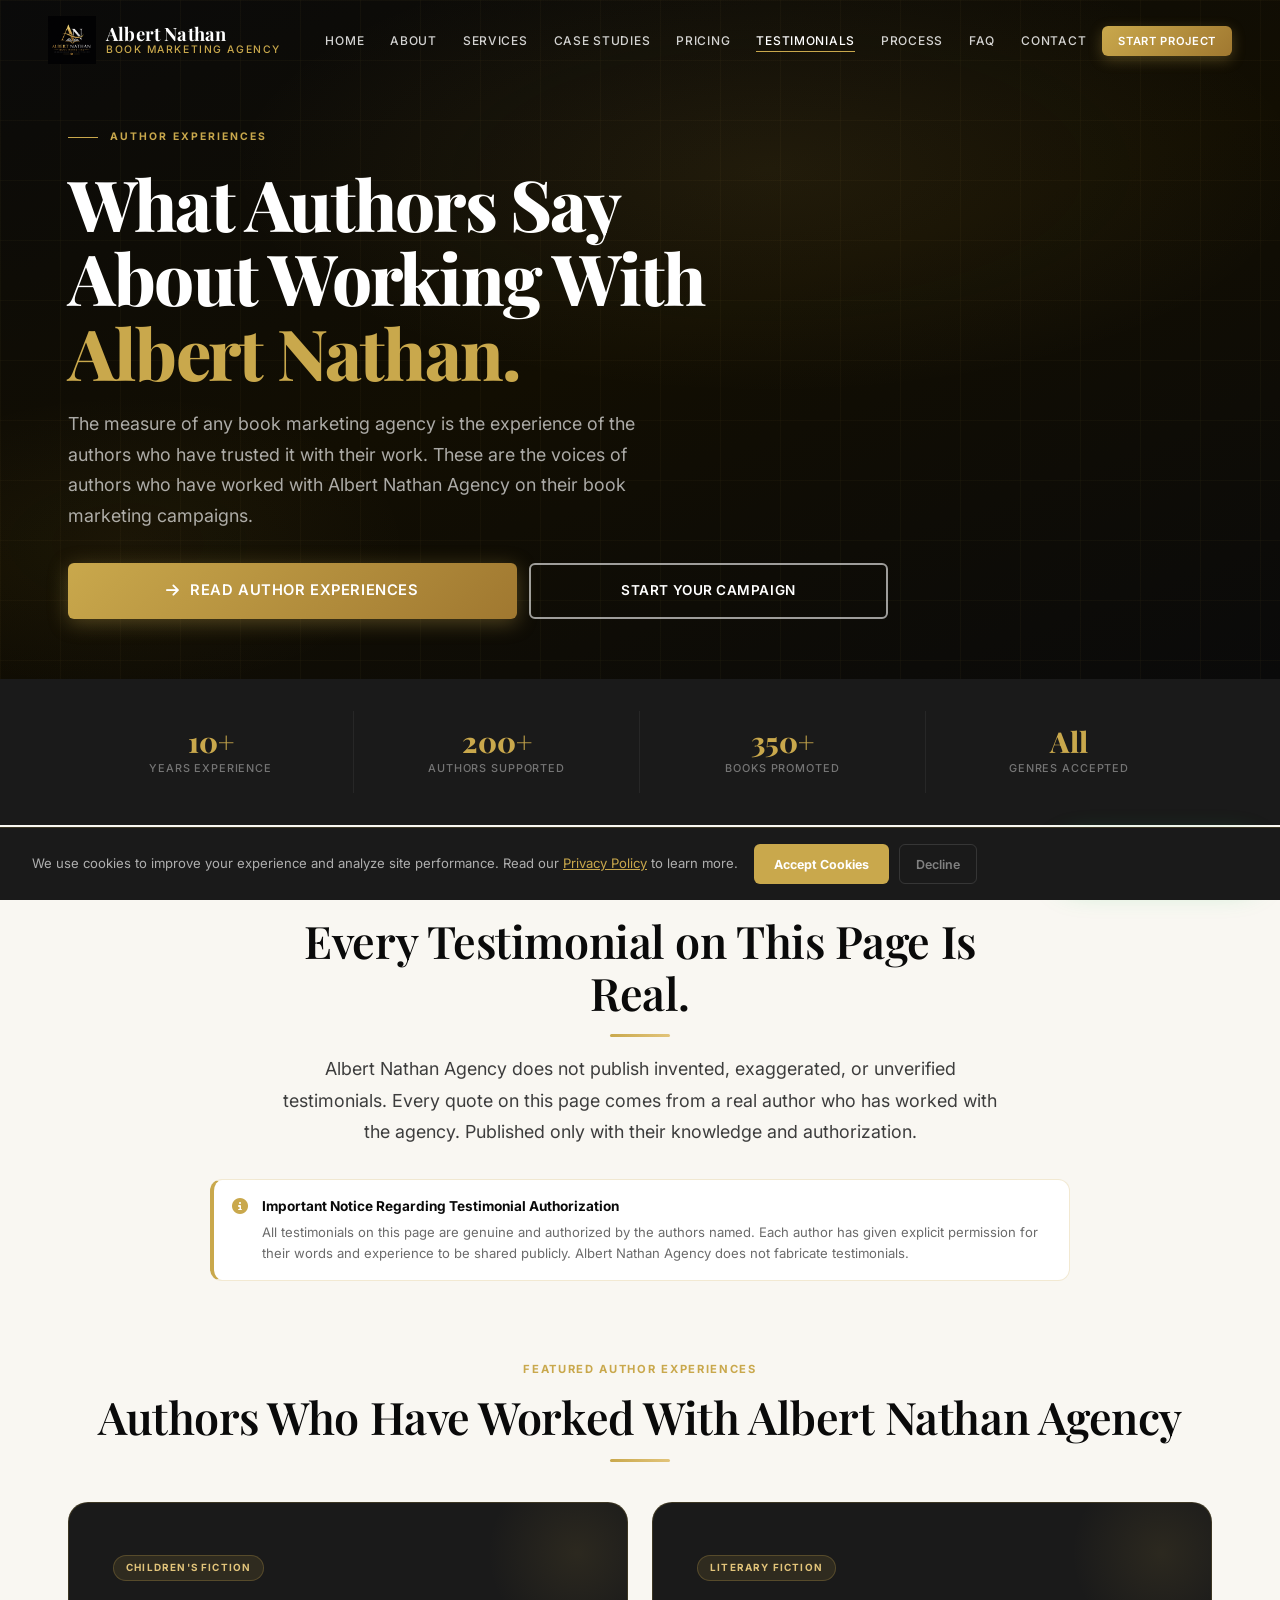
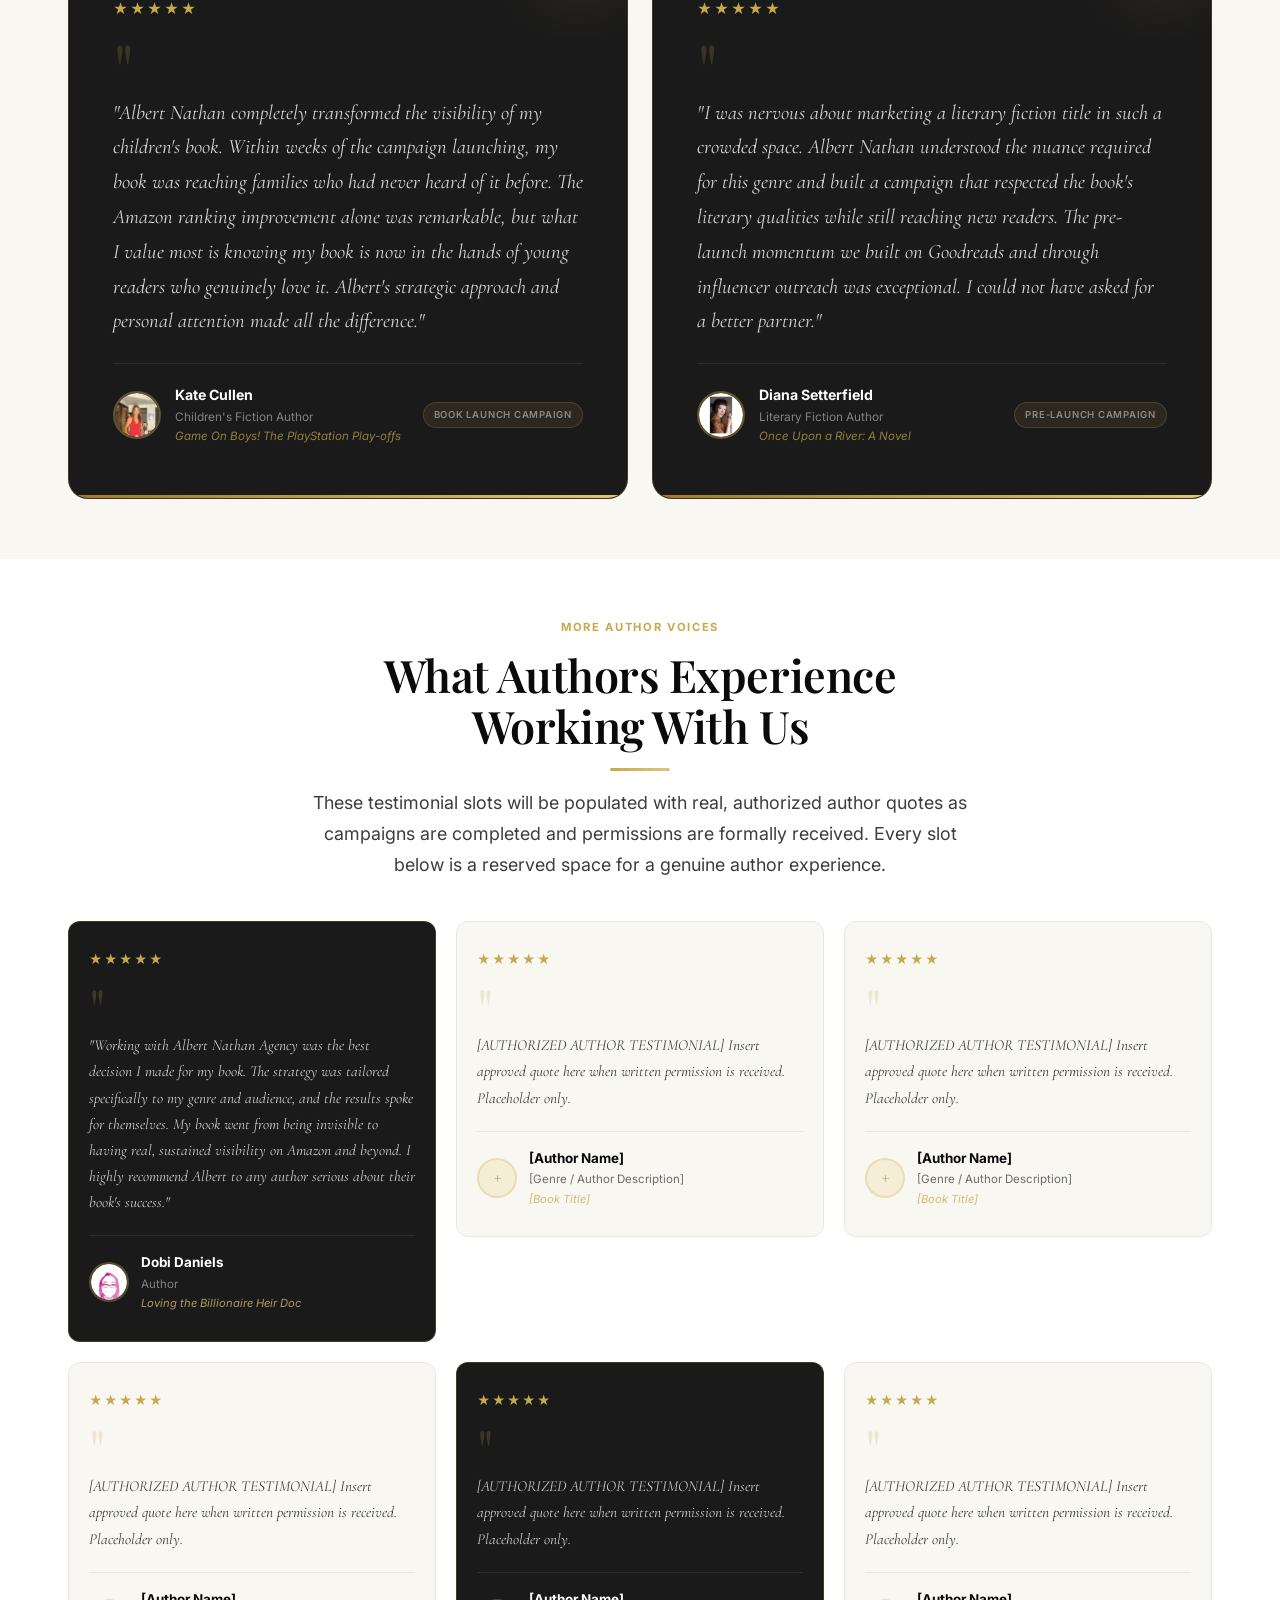
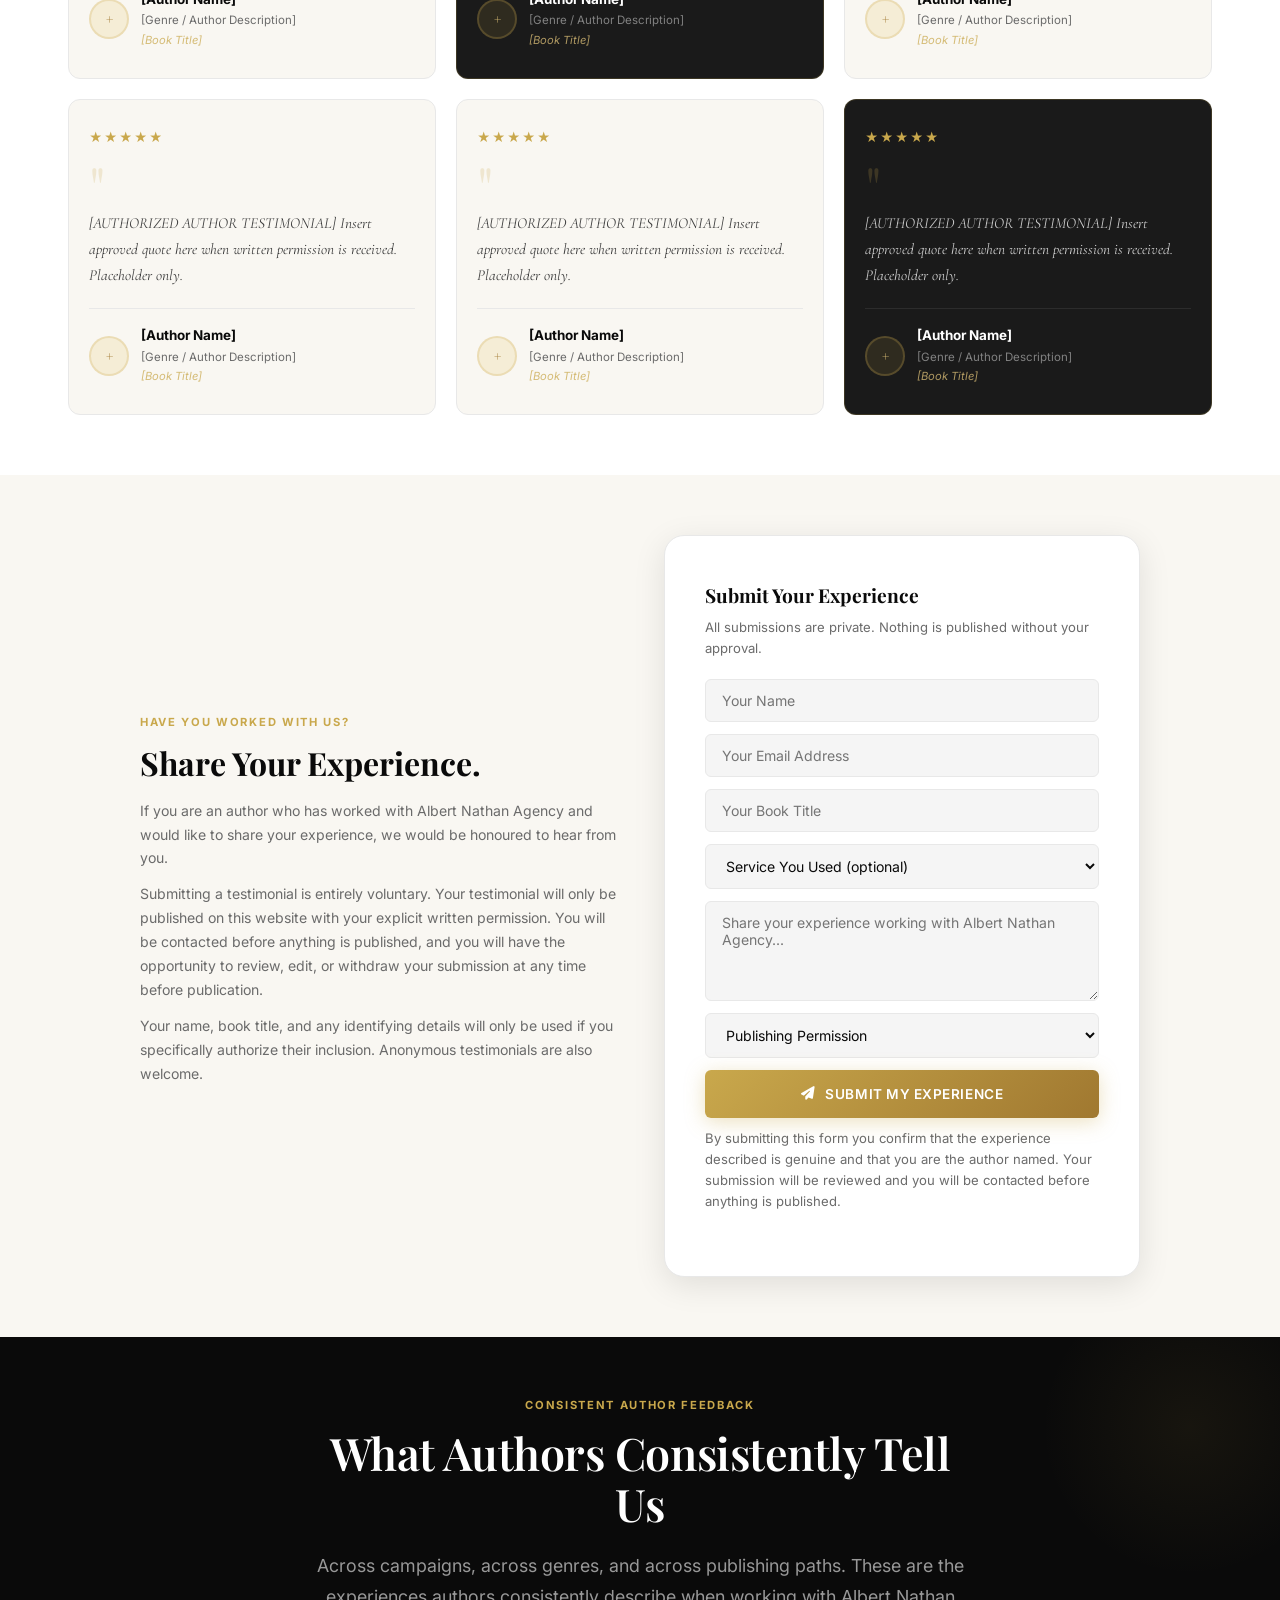
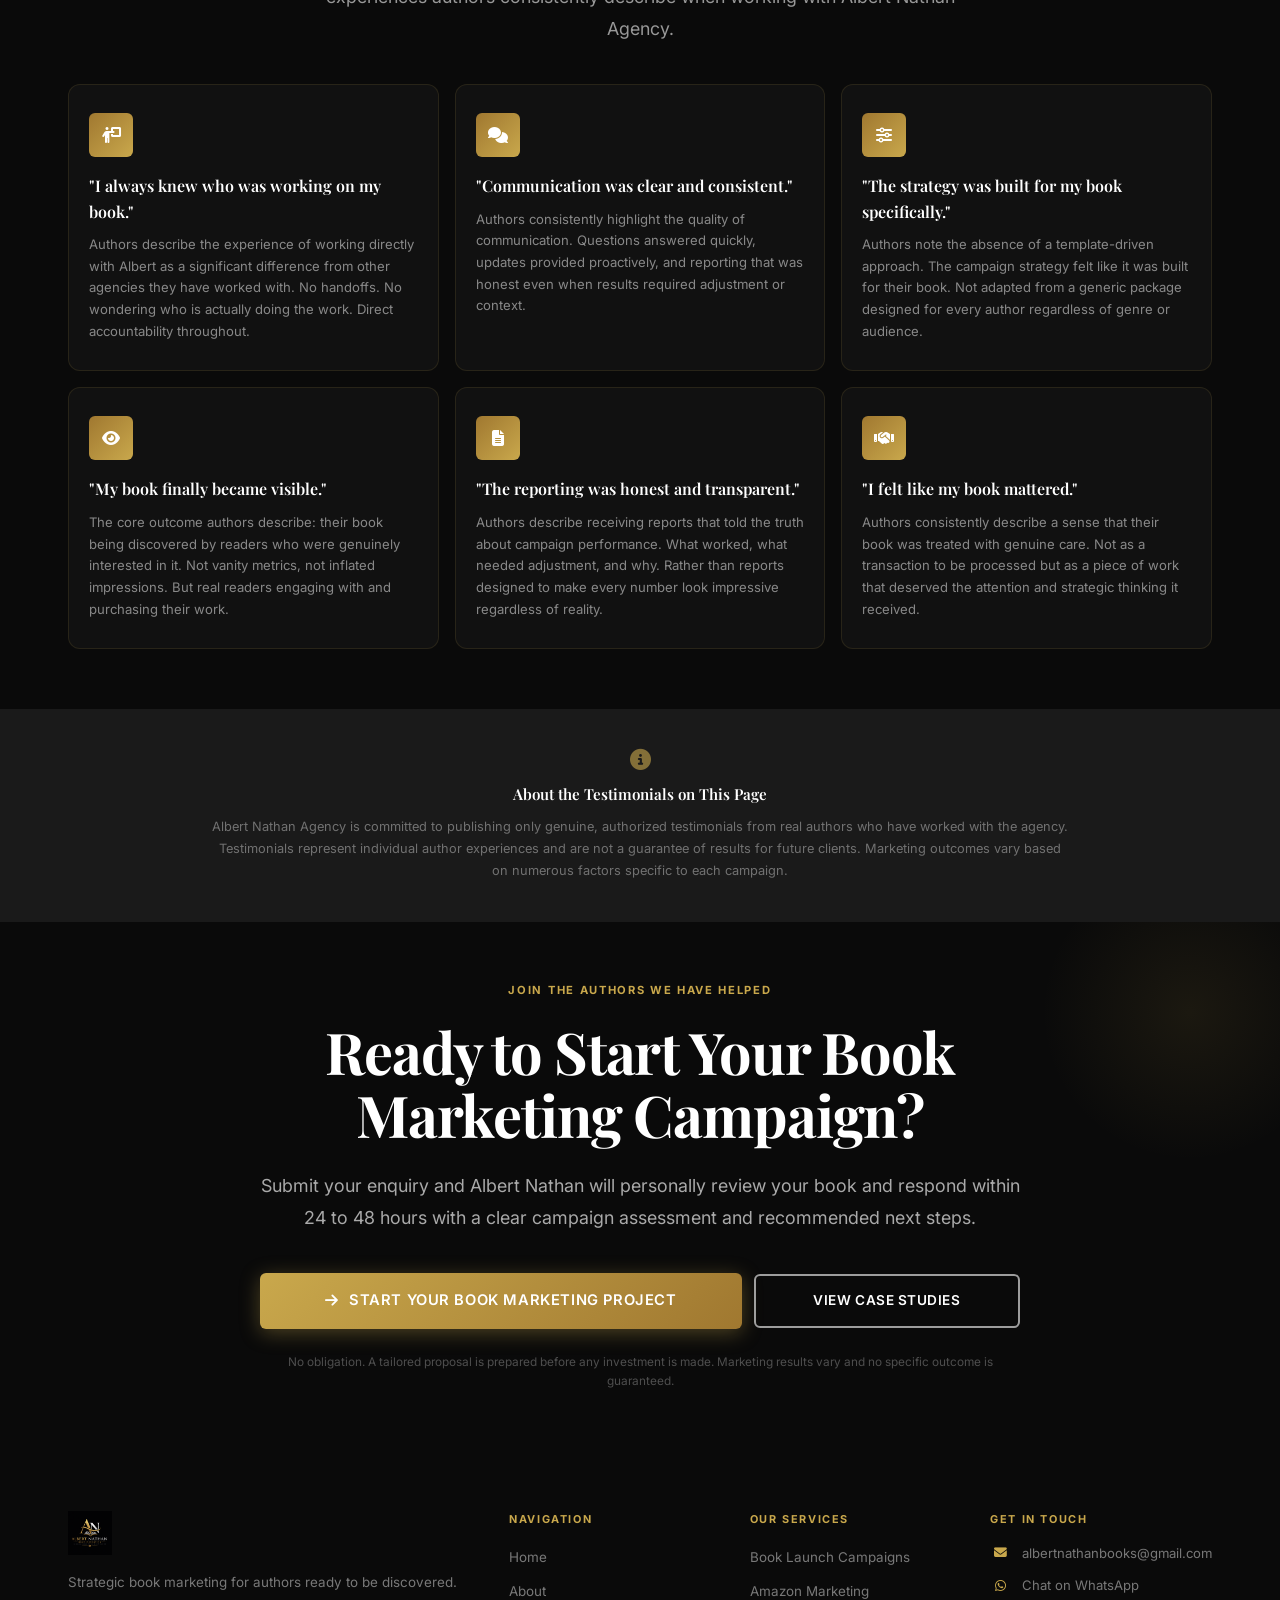
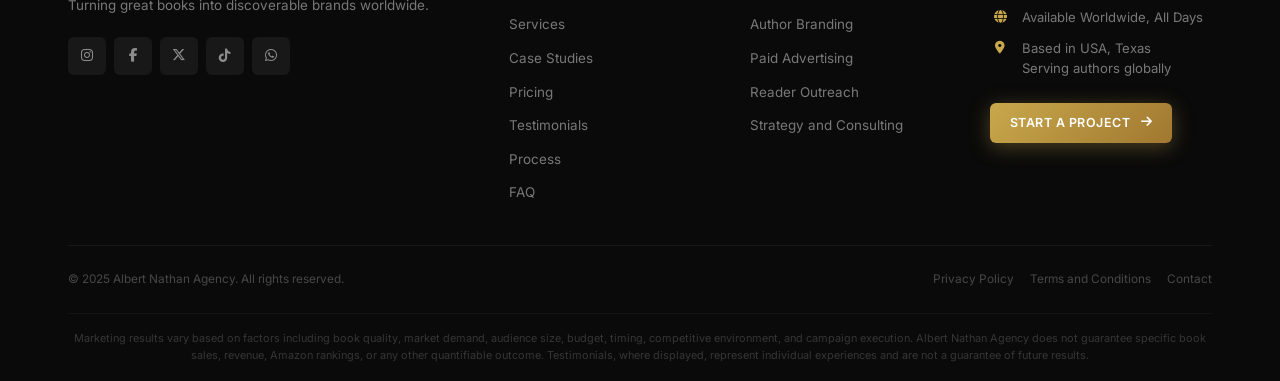
<file: testimonials.html>
<!DOCTYPE html>
<html lang="en">
<head>
  <meta charset="UTF-8" />
  <meta name="viewport" content="width=device-width, initial-scale=1.0, maximum-scale=5.0" />
  <meta name="description" content="Author testimonials for Albert Nathan Agency - what authors say about working with Albert Nathan on their book marketing campaigns." />
  <meta name="keywords" content="book marketing testimonials, author reviews, book marketing agency reviews, Albert Nathan Agency reviews, book promotion testimonials" />
  <meta name="author" content="Albert Nathan" />
  <meta property="og:title" content="Author Testimonials | Albert Nathan Agency" />
  <meta property="og:description" content="What authors say about working with Albert Nathan Agency. Real experiences from real authors." />
  <meta property="og:type" content="website" />
  <meta property="og:image" content="Albert Nathan.png" />
  <meta name="twitter:card" content="summary_large_image" />
  <meta name="twitter:title" content="Author Testimonials | Albert Nathan Agency" />
  <meta name="twitter:description" content="What authors say about Albert Nathan Agency book marketing campaigns." />
  <title>Author Testimonials | Albert Nathan Agency</title>

  <!-- Favicon - using your logo -->
  <link rel="icon" type="Albert Nathan.png" href="Albert Nathan.png" />
  <link rel="apple-touch-icon" href="Albert Nathan.png" />

  <link rel="preconnect" href="https://fonts.googleapis.com" />
  <link rel="preconnect" href="https://fonts.gstatic.com" crossorigin />
  <link href="https://fonts.googleapis.com/css2?family=Playfair+Display:ital,wght@0,400;0,500;0,600;0,700;0,800;1,400;1,600&family=Inter:wght@300;400;500;600;700&family=Cormorant+Garamond:ital,wght@0,400;0,500;0,600;1,400;1,600&display=swap" rel="stylesheet" />
  <link rel="stylesheet" href="https://cdnjs.cloudflare.com/ajax/libs/font-awesome/6.5.0/css/all.min.css" />

  <!-- Google Analytics -->
  <script async src="https://www.googletagmanager.com/gtag/js?id=G-317S3LQHLQ"></script>
  <script>
    window.dataLayer = window.dataLayer || [];
    function gtag(){dataLayer.push(arguments);}
    gtag('js', new Date());
    gtag('config', 'G-317S3LQHLQ');
  </script>

  <style>
    /* ============================================================
       CSS CUSTOM PROPERTIES
    ============================================================ */
    :root {
      --gold:           #C9A84C;
      --gold-light:     #E2C47A;
      --gold-dark:      #A07830;
      --gold-pale:      #F5EDD6;
      --black:          #0A0A0A;
      --charcoal:       #1A1A1A;
      --charcoal-mid:   #2C2C2C;
      --charcoal-light: #3D3D3D;
      --white:          #FFFFFF;
      --off-white:      #F9F7F2;
      --grey-100:       #F5F5F5;
      --grey-200:       #E8E8E8;
      --grey-400:       #ADADAD;
      --text-primary:   #0A0A0A;
      --text-secondary: #3D3D3D;
      --text-muted:     #6B6B6B;
      --border:         rgba(201,168,76,0.25);
      --border-light:   rgba(201,168,76,0.12);
      --shadow-sm:      0 2px 12px rgba(0,0,0,0.06);
      --shadow-md:      0 8px 32px rgba(0,0,0,0.10);
      --shadow-lg:      0 20px 60px rgba(0,0,0,0.14);
      --shadow-gold:    0 8px 32px rgba(201,168,76,0.20);
      --radius-sm:      6px;
      --radius-md:      12px;
      --radius-lg:      20px;
      --radius-xl:      32px;
      --transition:     all 0.35s cubic-bezier(0.4,0,0.2,1);
      --font-heading:   'Playfair Display', Georgia, serif;
      --font-sub:       'Cormorant Garamond', Georgia, serif;
      --font-body:      'Inter', -apple-system, sans-serif;
    }

    *, *::before, *::after { margin:0; padding:0; box-sizing:border-box; }
    html  { scroll-behavior:smooth; font-size:16px; -webkit-text-size-adjust:100%; }
    body  { font-family:var(--font-body); color:var(--text-primary); background:var(--white); line-height:1.6; overflow-x:hidden; }
    img   { max-width:100%; height:auto; display:block; }
    a     { color:inherit; text-decoration:none; }
    ul    { list-style:none; }
    button{ cursor:pointer; border:none; background:none; font-family:inherit; }

    /* ============================================================
       TYPOGRAPHY
    ============================================================ */
    .display-lg { font-family:var(--font-heading); font-size:clamp(2rem,4.5vw,4rem);   font-weight:700; line-height:1.1;  letter-spacing:-0.02em; }
    .display-md { font-family:var(--font-heading); font-size:clamp(1.6rem,3.5vw,3rem);   font-weight:600; line-height:1.15; letter-spacing:-0.01em; }
    .heading-lg { font-family:var(--font-heading); font-size:clamp(1.3rem,2.5vw,2.2rem); font-weight:600; line-height:1.2; }
    .label-tag  { font-family:var(--font-body); font-size:0.7rem; font-weight:700; letter-spacing:0.15em; text-transform:uppercase; color:var(--gold); display:block; }
    .body-lg    { font-size:clamp(0.95rem,1.4vw,1.15rem); line-height:1.75; color:var(--text-secondary); }
    .body-md    { font-size:clamp(0.9rem,1vw,1rem); line-height:1.7; color:var(--text-secondary); }
    .gold  { color:var(--gold); }
    .white { color:var(--white); }
    .text-center { text-align:center; }

    .mt-8  { margin-top:8px; }   .mt-12 { margin-top:12px; }
    .mt-16 { margin-top:16px; }  .mt-20 { margin-top:20px; }
    .mt-24 { margin-top:24px; }  .mt-32 { margin-top:32px; }
    .mt-40 { margin-top:40px; }  .mt-48 { margin-top:48px; }
    .mt-64 { margin-top:64px; }
    .mb-48 { margin-bottom:48px; }

    /* ============================================================
       LAYOUT
    ============================================================ */
    .container        { width:100%; max-width:1240px; margin:0 auto; padding:0 20px; box-sizing:border-box; }
    .container-narrow { width:100%; max-width:860px;  margin:0 auto; padding:0 20px; box-sizing:border-box; }

    /* ============================================================
       BUTTONS
    ============================================================ */
    .btn { display:inline-flex; align-items:center; justify-content:center; gap:10px; padding:14px 28px; border-radius:var(--radius-sm); font-family:var(--font-body); font-size:0.85rem; font-weight:600; letter-spacing:0.04em; text-transform:uppercase; transition:var(--transition); position:relative; overflow:hidden; min-height:48px; text-align:center; }
    .btn::before { content:''; position:absolute; top:0; left:-100%; width:100%; height:100%; background:rgba(255,255,255,0.12); transition:left 0.4s ease; }
    .btn:hover::before { left:0; }
    .btn-gold        { background:linear-gradient(135deg,var(--gold) 0%,var(--gold-dark) 100%); color:var(--white); box-shadow:0 4px 20px rgba(201,168,76,0.35); }
    .btn-gold:hover  { transform:translateY(-2px); box-shadow:0 8px 30px rgba(201,168,76,0.45); }
    .btn-outline-gold       { background:transparent; color:var(--gold); border:2px solid var(--gold); }
    .btn-outline-gold:hover { background:var(--gold); color:var(--white); transform:translateY(-2px); }
    .btn-outline-white       { background:transparent; color:var(--white); border:2px solid rgba(255,255,255,0.6); }
    .btn-outline-white:hover { background:rgba(255,255,255,0.1); border-color:var(--white); transform:translateY(-2px); }
    .btn-sm  { padding:10px 20px; font-size:0.78rem; min-height:40px; }
    .btn-lg  { padding:16px 36px; font-size:0.92rem; min-height:56px; }
    .btn-group { display:flex; flex-wrap:wrap; gap:12px; align-items:center; }
    .btn-group .btn { flex:1 1 auto; min-width:140px; }

    /* ============================================================
       GOLD LINE
    ============================================================ */
    .gold-line      { width:60px; height:3px; background:linear-gradient(90deg,var(--gold),var(--gold-light)); border-radius:2px; margin:16px auto; }
    .gold-line-left { margin:16px 0; }

    /* ============================================================
       NAVIGATION - FIXED FOR MOBILE
    ============================================================ */
    #navbar {
      position: fixed;
      top: 0;
      left: 0;
      right: 0;
      z-index: 1000;
      padding: 0 16px;
      height: 68px;
      display: flex;
      align-items: center;
      justify-content: space-between;
      background: transparent;
      transition: var(--transition);
    }
    #navbar.scrolled {
      background: rgba(10, 10, 10, 0.97);
      backdrop-filter: blur(20px);
      -webkit-backdrop-filter: blur(20px);
      height: 62px;
      box-shadow: 0 2px 30px rgba(0, 0, 0, 0.3);
    }

    .nav-logo { display: flex; align-items: center; gap: 10px; flex-shrink: 0; }
    .nav-logo img { height: 40px; width: auto; object-fit: contain; transition: var(--transition); }
    #navbar.scrolled .nav-logo img { height: 34px; }
    .nav-logo-text { display: flex; flex-direction: column; line-height: 1; }
    .nav-logo-name { font-family: var(--font-heading); font-size: 1rem; font-weight: 700; color: var(--white); letter-spacing: 0.01em; }
    .nav-logo-sub { font-size: 0.55rem; font-weight: 500; letter-spacing: 0.15em; text-transform: uppercase; color: var(--gold); margin-top: 2px; }

    .nav-links { display: none; align-items: center; gap: 6px; list-style: none; }
    .nav-links a { font-size: 0.75rem; font-weight: 500; letter-spacing: 0.06em; text-transform: uppercase; color: rgba(255, 255, 255, 0.82); padding: 6px 10px; border-radius: var(--radius-sm); transition: var(--transition); position: relative; }
    .nav-links a::after { content: ''; position: absolute; bottom: 2px; left: 10px; width: 0; height: 1.5px; background: var(--gold); transition: width 0.3s ease; }
    .nav-links a:hover { color: var(--white); }
    .nav-links a:hover::after, .nav-links a.active::after { width: calc(100% - 20px); }
    .nav-links a.active { color: var(--white); }
    .nav-cta { background: linear-gradient(135deg, var(--gold), var(--gold-dark)) !important; color: var(--white) !important; padding: 8px 16px !important; border-radius: var(--radius-sm) !important; font-weight: 600 !important; box-shadow: 0 4px 14px rgba(201,168,76,0.3); border: none !important; font-size: 0.7rem !important; }
    .nav-cta:hover { transform: translateY(-1px); box-shadow: 0 6px 20px rgba(201,168,76,0.45) !important; }
    .nav-cta::after { display: none !important; }

    /* HAMBURGER - Always visible on mobile */
    .hamburger {
      display: flex;
      flex-direction: column;
      justify-content: center;
      align-items: center;
      width: 44px;
      height: 44px;
      gap: 5px;
      cursor: pointer;
      border-radius: var(--radius-sm);
      transition: var(--transition);
      flex-shrink: 0;
      z-index: 1001;
      padding: 8px;
      background: rgba(255, 255, 255, 0.05);
      border: 1px solid rgba(255, 255, 255, 0.1);
    }
    .hamburger:hover { background: rgba(255, 255, 255, 0.12); }
    .hamburger span { display: block; width: 24px; height: 2px; background: var(--white); border-radius: 2px; transition: all 0.3s ease; transform-origin: center; }
    .hamburger.open span:nth-child(1) { transform: translateY(7px) rotate(45deg); }
    .hamburger.open span:nth-child(2) { opacity: 0; transform: scaleX(0); }
    .hamburger.open span:nth-child(3) { transform: translateY(-7px) rotate(-45deg); }

    /* MOBILE NAV - Full screen overlay */
    .nav-mobile {
      display: none !important;
      position: fixed;
      top: 0;
      left: 0;
      right: 0;
      bottom: 0;
      background: rgba(10, 10, 10, 0.98);
      z-index: 999;
      flex-direction: column;
      align-items: center;
      justify-content: center;
      gap: 8px;
      opacity: 0;
      pointer-events: none;
      transition: opacity 0.4s ease;
      padding: 80px 30px 40px;
    }
    .nav-mobile.active {
      display: flex !important;
      opacity: 1;
      pointer-events: all;
    }
    .nav-mobile a {
      font-family: var(--font-heading);
      font-size: 1.6rem;
      font-weight: 600;
      color: var(--white);
      transition: var(--transition);
      text-align: center;
      padding: 10px 0;
      width: 100%;
      border-bottom: 1px solid rgba(255, 255, 255, 0.06);
    }
    .nav-mobile a:hover { color: var(--gold); }
    .nav-mobile .nav-mobile-cta { margin-top: 24px; width: 100%; }
    .nav-mobile .nav-mobile-cta .btn { font-size: 0.85rem; padding: 14px 32px; width: 100%; justify-content: center; }

    /* Desktop: hide hamburger, show nav links */
    @media (min-width: 769px) {
      #navbar { padding: 0 32px; height: 80px; }
      .nav-links { display: flex; }
      .hamburger { display: none !important; }
      .nav-mobile { display: none !important; }
      .container { padding: 0 32px; }
      .nav-logo img { height: 48px; }
      #navbar.scrolled .nav-logo img { height: 40px; }
      .nav-logo-name { font-size: 1.15rem; }
      .nav-logo-sub { font-size: 0.65rem; }
    }

    /* Mobile: show hamburger, hide nav links */
    @media (max-width: 768px) {
      .nav-links { display: none !important; }
      .hamburger { display: flex !important; }
    }

    /* ============================================================
       PAGE HERO - LEFT ALIGNED
    ============================================================ */
    #t-hero {
      position:relative; min-height:50vh; padding:100px 0 60px;
      display:flex; align-items:center;
      background:var(--black); overflow:hidden;
    }
    .t-hero-bg {
      position:absolute; inset:0;
      background:
        radial-gradient(ellipse 70% 55% at 60% 25%, rgba(201,168,76,0.09) 0%, transparent 60%),
        radial-gradient(ellipse 40% 40% at 10% 80%, rgba(201,168,76,0.05) 0%, transparent 55%),
        linear-gradient(160deg,#0A0A0A 0%,#120E02 50%,#0A0A0A 100%);
    }
    .t-hero-grid {
      position:absolute; inset:0;
      background-image:linear-gradient(rgba(201,168,76,0.04) 1px,transparent 1px),linear-gradient(90deg,rgba(201,168,76,0.04) 1px,transparent 1px);
      background-size:60px 60px; pointer-events:none;
    }
    .t-hero-inner { position:relative; z-index:2; max-width:820px; padding-top:20px; text-align:left; }
    .hero-eyebrow { display:inline-flex; align-items:center; gap:12px; margin-bottom:20px; opacity:0; animation:fadeInUp 0.8s ease 0.2s forwards; }
    .hero-eyebrow-line { width:30px; height:1.5px; background:var(--gold); }
    .hero-eyebrow-text { font-size:0.65rem; font-weight:700; letter-spacing:0.2em; text-transform:uppercase; color:var(--gold); }
    .t-hero-title { font-family:var(--font-heading); font-size:clamp(2.2rem,5.5vw,5rem); font-weight:800; line-height:1.06; letter-spacing:-0.025em; color:var(--white); opacity:0; animation:fadeInUp 0.9s ease 0.4s forwards; }
    .t-hero-title .gold { color:var(--gold); }
    .t-hero-sub { font-size:clamp(0.95rem,1.4vw,1.15rem); line-height:1.7; color:rgba(255,255,255,0.65); max-width:620px; margin-top:20px; opacity:0; animation:fadeInUp 0.9s ease 0.6s forwards; }
    .t-hero-cta { display:flex; flex-wrap:wrap; gap:12px; margin-top:32px; opacity:0; animation:fadeInUp 0.9s ease 0.8s forwards; }
    .t-hero-cta .btn { flex:1 1 auto; min-width:160px; }

    /* ============================================================
       TRUST STRIP - FIXED FOR MOBILE
    ============================================================ */
    #t-trust {
      background:var(--charcoal);
      padding:32px 0;
      width:100%;
      overflow:hidden;
    }
    .trust-inner {
      display:grid;
      grid-template-columns:repeat(4,1fr);
      gap:0;
      width:100%;
    }
    .trust-item {
      text-align:center;
      padding:16px 12px;
      border-right:1px solid rgba(255,255,255,0.06);
      transition:var(--transition);
      width:100%;
      box-sizing:border-box;
    }
    .trust-item:last-child { border-right:none; }
    .trust-item:hover { background:rgba(201,168,76,0.05); }
    .trust-value { font-family:var(--font-heading); font-size:1.8rem; font-weight:800; color:var(--gold); line-height:1; margin-bottom:4px; }
    .trust-label { font-size:0.68rem; font-weight:500; letter-spacing:0.08em; text-transform:uppercase; color:rgba(255,255,255,0.40); }

    /* Mobile: Stack trust items vertically */
    @media (max-width: 768px) {
      .trust-inner {
        grid-template-columns: 1fr !important;
        gap: 0;
      }
      .trust-item {
        border-right: none !important;
        border-bottom: 1px solid rgba(255, 255, 255, 0.06);
        padding: 16px 20px;
        width: 100%;
      }
      .trust-item:last-child {
        border-bottom: none;
      }
      .trust-value { font-size: 1.6rem; }
    }

    /* ============================================================
       TESTIMONIALS INTRO
    ============================================================ */
    #t-intro {
      background:var(--off-white);
      padding:60px 0 40px;
    }
    .t-intro-inner { text-align:center; max-width:720px; margin:0 auto; }
    .t-intro-inner .label-tag { margin-bottom:12px; }
    .t-intro-inner .gold-line  { margin:16px auto; }

    /* ============================================================
       NOTICE BANNER - TESTIMONIAL AUTHORIZATION
    ============================================================ */
    .t-notice {
      background:var(--white);
      border:1px solid var(--border);
      border-left:4px solid var(--gold);
      border-radius:var(--radius-md);
      padding:16px 18px;
      display:flex; align-items:flex-start; gap:14px;
      margin-bottom:40px;
      max-width:860px; margin-left:auto; margin-right:auto;
    }
    .t-notice i    { color:var(--gold); font-size:1rem; flex-shrink:0; margin-top:2px; }
    .t-notice-text { font-size:0.82rem; line-height:1.6; color:var(--text-muted); }
    .t-notice-text strong { color:var(--text-primary); display:block; margin-bottom:4px; font-size:0.85rem; }

    /* ============================================================
       FEATURED TESTIMONIALS
    ============================================================ */
    #t-featured {
      background:var(--off-white);
      padding:0 0 60px;
    }

    .t-featured-grid {
      display:grid; grid-template-columns:1fr; gap:24px;
    }

    .t-featured-card {
      background:var(--charcoal);
      border-radius:var(--radius-lg);
      padding:32px 24px;
      border:1px solid rgba(201,168,76,0.20);
      position:relative; overflow:hidden;
      display:flex; flex-direction:column;
      transition:var(--transition);
    }
    .t-featured-card:hover { border-color:rgba(201,168,76,0.40); transform:translateY(-4px); box-shadow:var(--shadow-gold); }
    .t-featured-card::before {
      content:''; position:absolute; top:-40px; right:-40px;
      width:180px; height:180px; border-radius:50%;
      background:radial-gradient(circle,rgba(201,168,76,0.10) 0%,transparent 70%);
    }
    .t-featured-card::after {
      content:''; position:absolute; bottom:0; left:0; right:0; height:3px;
      background:linear-gradient(90deg,var(--gold-dark),var(--gold-light));
    }

    .t-card-genre {
      display:inline-block; padding:4px 12px;
      background:rgba(201,168,76,0.12); border:1px solid rgba(201,168,76,0.25);
      border-radius:20px; font-size:0.62rem; font-weight:700;
      letter-spacing:0.12em; text-transform:uppercase; color:var(--gold-light);
      margin-bottom:16px; align-self:flex-start; position:relative; z-index:1;
    }

    .t-stars { color:var(--gold); font-size:0.9rem; letter-spacing:2px; margin-bottom:12px; position:relative; z-index:1; }

    .t-quote-mark {
      font-family:var(--font-heading); font-size:4.5rem; color:var(--gold);
      opacity:0.18; line-height:1; margin-bottom:-8px; position:relative; z-index:1;
    }

    .t-featured-text {
      font-family:var(--font-sub);
      font-size:clamp(0.98rem,1.6vw,1.3rem);
      font-style:italic; color:rgba(255,255,255,0.82);
      line-height:1.7; margin-bottom:24px; flex:1;
      position:relative; z-index:1;
    }

    .t-featured-meta {
      display:flex; align-items:center; gap:14px;
      padding-top:20px;
      border-top:1px solid rgba(255,255,255,0.08);
      position:relative; z-index:1;
      flex-wrap:wrap;
    }

    .t-avatar {
      width:48px; height:48px; border-radius:50%;
      background:rgba(201,168,76,0.15);
      display:flex; align-items:center; justify-content:center;
      font-family:var(--font-heading); font-size:1.1rem; font-weight:700;
      color:var(--gold-light); border:2px solid rgba(201,168,76,0.30);
      flex-shrink:0;
      overflow:hidden;
    }
    .t-avatar img {
      width:100%;
      height:100%;
      object-fit:cover;
      border-radius:50%;
    }

    .t-meta-info .t-name { font-size:0.88rem; font-weight:700; color:var(--white); margin-bottom:2px; }
    .t-meta-info .t-role { font-size:0.74rem; color:rgba(255,255,255,0.45); line-height:1.4; }
    .t-meta-info .t-book { font-size:0.72rem; font-style:italic; color:var(--gold); margin-top:2px; opacity:0.7; }

    .t-service-tag {
      margin-left:auto;
      padding:4px 10px; background:rgba(201,168,76,0.10);
      border:1px solid rgba(201,168,76,0.20); border-radius:20px;
      font-size:0.6rem; font-weight:600; letter-spacing:0.08em;
      text-transform:uppercase; color:rgba(255,255,255,0.45);
    }

    /* ============================================================
       TESTIMONIALS MASONRY GRID
    ============================================================ */
    #t-grid {
      background:var(--white);
      padding:60px 0;
    }
    .tg-header { text-align:center; max-width:680px; margin:0 auto 40px; }
    .tg-header .label-tag { margin-bottom:12px; }
    .tg-header .gold-line  { margin:16px auto; }

    .t-masonry {
      display:grid;
      grid-template-columns:1fr;
      gap:20px;
      align-items:start;
    }

    .t-card {
      background:var(--off-white);
      border-radius:var(--radius-md);
      padding:28px 20px;
      border:1px solid var(--grey-200);
      transition:var(--transition);
      position:relative;
    }
    .t-card:hover { border-color:var(--gold); transform:translateY(-4px); box-shadow:var(--shadow-md); }

    .t-card-stars { color:var(--gold); font-size:0.8rem; letter-spacing:2px; margin-bottom:10px; }

    .t-card-qmark {
      font-family:var(--font-heading); font-size:3.5rem; color:var(--gold);
      opacity:0.20; line-height:1; margin-bottom:-4px;
    }

    .t-card-text {
      font-family:var(--font-sub);
      font-size:clamp(0.92rem,1.2vw,1.15rem);
      font-style:italic; color:var(--text-secondary);
      line-height:1.7; margin-bottom:20px;
    }

    .t-card-meta {
      display:flex; align-items:center; gap:12px;
      padding-top:16px; border-top:1px solid var(--grey-200);
      flex-wrap:wrap;
    }

    .t-card-avatar {
      width:40px; height:40px; border-radius:50%;
      background:var(--gold-pale);
      display:flex; align-items:center; justify-content:center;
      font-family:var(--font-heading); font-size:0.9rem; font-weight:700;
      color:var(--gold-dark); border:2px solid var(--border);
      flex-shrink:0;
      overflow:hidden;
    }
    .t-card-avatar img {
      width:100%;
      height:100%;
      object-fit:cover;
      border-radius:50%;
    }

    .t-card-meta .t-name { font-size:0.84rem; font-weight:700; color:var(--text-primary); margin-bottom:1px; }
    .t-card-meta .t-role { font-size:0.72rem; color:var(--text-muted); }
    .t-card-meta .t-book { font-size:0.7rem; font-style:italic; color:var(--gold); margin-top:2px; opacity:0.75; }

    .t-card.highlighted {
      background:var(--charcoal);
      border-color:rgba(201,168,76,0.20);
    }
    .t-card.highlighted:hover { border-color:rgba(201,168,76,0.40); }
    .t-card.highlighted .t-card-text  { color:rgba(255,255,255,0.78); }
    .t-card.highlighted .t-card-qmark { color:var(--gold); }
    .t-card.highlighted .t-card-meta  { border-top-color:rgba(255,255,255,0.08); }
    .t-card.highlighted .t-card-avatar{ background:rgba(201,168,76,0.12); color:var(--gold-light); border-color:rgba(201,168,76,0.25); }
    .t-card.highlighted .t-name { color:var(--white); }
    .t-card.highlighted .t-role { color:rgba(255,255,255,0.45); }
    .t-card.highlighted .t-book { color:var(--gold-light); }

    /* ============================================================
       SUBMISSION NOTICE
    ============================================================ */
    #t-submit {
      background:var(--off-white);
      padding:60px 0;
    }
    .ts-inner {
      display:grid; grid-template-columns:1fr; gap:32px; align-items:center;
      max-width:1000px; margin:0 auto;
    }
    .ts-left .label-tag { display:block; margin-bottom:12px; }
    .ts-left h2 { font-family:var(--font-heading); font-size:clamp(1.4rem,2.5vw,2.4rem); font-weight:700; color:var(--text-primary); margin-bottom:16px; line-height:1.2; }
    .ts-left p  { font-size:0.88rem; line-height:1.7; color:var(--text-muted); margin-bottom:12px; }
    .ts-right {
      background:var(--white); border-radius:var(--radius-lg);
      padding:32px 20px; border:1px solid var(--grey-200); box-shadow:var(--shadow-md);
    }
    .ts-right h3 { font-family:var(--font-heading); font-size:1.2rem; font-weight:700; color:var(--text-primary); margin-bottom:6px; }
    .ts-right p  { font-size:0.82rem; color:var(--text-muted); margin-bottom:20px; line-height:1.6; }

    .ts-form { display:flex; flex-direction:column; gap:12px; }
    .ts-form input, .ts-form textarea, .ts-form select {
      width:100%; padding:12px 16px;
      background:var(--grey-100); border:1px solid var(--grey-200);
      border-radius:var(--radius-sm); font-family:var(--font-body);
      font-size:0.88rem; color:var(--text-primary);
      transition:var(--transition); outline:none;
    }
    .ts-form input:focus, .ts-form textarea:focus, .ts-form select:focus { border-color:var(--gold); background:var(--white); }
    .ts-form textarea { min-height:100px; resize:vertical; }
    .ts-form .btn { width:100%; justify-content:center; }
    .ts-disclaimer { margin-top:10px; font-size:0.72rem; color:var(--text-muted); line-height:1.5; }

    /* ============================================================
       WHAT AUTHORS SAY ABOUT THE PROCESS
    ============================================================ */
    #t-process-words {
      background:var(--black);
      padding:60px 0;
      position:relative; overflow:hidden;
    }
    #t-process-words::before {
      content:''; position:absolute; top:-60px; right:-60px;
      width:300px; height:300px; border-radius:50%;
      background:radial-gradient(circle,rgba(201,168,76,0.07) 0%,transparent 70%);
    }
    .tpw-header { text-align:center; max-width:680px; margin:0 auto 40px; }
    .tpw-header .label-tag { margin-bottom:12px; }
    .tpw-header .display-md { color:var(--white); margin-bottom:16px; }
    .tpw-header .body-lg    { color:rgba(255,255,255,0.58); }

    .tpw-grid {
      display:grid; grid-template-columns:1fr; gap:16px;
    }
    .tpw-card {
      background:rgba(255,255,255,0.03); border:1px solid rgba(201,168,76,0.12);
      border-radius:var(--radius-md); padding:28px 20px;
      transition:var(--transition);
    }
    .tpw-card:hover { background:rgba(201,168,76,0.06); border-color:rgba(201,168,76,0.28); transform:translateY(-4px); }
    .tpw-icon { width:44px; height:44px; border-radius:var(--radius-sm); background:linear-gradient(135deg,var(--gold-dark),var(--gold)); display:flex; align-items:center; justify-content:center; color:var(--white); font-size:1rem; margin-bottom:16px; }
    .tpw-card h3 { font-family:var(--font-heading); font-size:1rem; font-weight:600; color:var(--white); margin-bottom:10px; }
    .tpw-card p  { font-size:0.82rem; line-height:1.65; color:rgba(255,255,255,0.50); }

    /* ============================================================
       DISCLAIMER
    ============================================================ */
    #t-disclaimer {
      background:var(--charcoal);
      padding:40px 0;
    }
    .td-inner { max-width:860px; margin:0 auto; text-align:center; }
    .td-inner i  { font-size:1.3rem; color:var(--gold); opacity:0.6; margin-bottom:12px; }
    .td-inner h4 { font-family:var(--font-heading); font-size:0.95rem; font-weight:600; color:var(--white); margin-bottom:10px; }
    .td-inner p  { font-size:0.8rem; line-height:1.7; color:rgba(255,255,255,0.38); }

    /* ============================================================
       FINAL CTA
    ============================================================ */
    #t-cta {
      background:var(--black); padding:60px 0;
      position:relative; overflow:hidden;
    }
    #t-cta::before { content:''; position:absolute; top:-60px; right:-60px; width:300px; height:300px; border-radius:50%; background:radial-gradient(circle,rgba(201,168,76,0.09) 0%,transparent 70%); }
    .t-cta-inner { text-align:center; max-width:760px; margin:0 auto; position:relative; z-index:1; }
    .t-cta-inner .label-tag  { margin-bottom:16px; }
    .t-cta-inner .display-lg { color:var(--white); margin-bottom:20px; }
    .t-cta-inner .body-lg    { color:rgba(255,255,255,0.65); margin-bottom:32px; }
    .t-cta-inner .btn-group  { justify-content:center; }
    .t-cta-inner .btn-group .btn { flex:1 1 auto; min-width:160px; }
    .cta-disclaimer { margin-top:24px; font-size:0.74rem; color:rgba(255,255,255,0.28); line-height:1.6; }

    /* ============================================================
       FOOTER
    ============================================================ */
    #footer { background:var(--black); padding-top:60px; }
    .footer-top { display:grid; grid-template-columns:1fr; gap:32px; padding-bottom:40px; border-bottom:1px solid rgba(255,255,255,0.06); }
    .footer-brand img { height:44px; width:auto; object-fit:contain; margin-bottom:16px; }
    .footer-brand p { font-size:0.84rem; line-height:1.7; color:rgba(255,255,255,0.45); margin-bottom:20px; max-width:100%; }
    .footer-socials { display:flex; gap:8px; flex-wrap:wrap; }
    .social-btn { width:38px; height:38px; border-radius:var(--radius-sm); background:rgba(255,255,255,0.06); display:flex; align-items:center; justify-content:center; color:rgba(255,255,255,0.50); font-size:0.85rem; transition:var(--transition); text-decoration:none; }
    .social-btn:hover { background:var(--gold); color:var(--white); transform:translateY(-3px); }
    .footer-col h4 { font-size:0.68rem; font-weight:700; letter-spacing:0.15em; text-transform:uppercase; color:var(--gold); margin-bottom:16px; }
    .footer-col ul { display:flex; flex-direction:column; gap:8px; }
    .footer-col ul li a { font-size:0.84rem; color:rgba(255,255,255,0.45); transition:var(--transition); }
    .footer-col ul li a:hover { color:var(--white); padding-left:4px; }
    .footer-contact-item { display:flex; align-items:flex-start; gap:12px; margin-bottom:12px; }
    .footer-contact-item i { color:var(--gold); font-size:0.8rem; margin-top:3px; flex-shrink:0; width:20px; text-align:center; }
    .footer-contact-item span { font-size:0.82rem; color:rgba(255,255,255,0.45); line-height:1.5; }
    .footer-contact-item a { color:rgba(255,255,255,0.45); transition:var(--transition); }
    .footer-contact-item a:hover { color:var(--gold); }
    .footer-bottom { padding:24px 0; display:flex; flex-direction:column; align-items:center; gap:12px; text-align:center; }
    .footer-bottom p { font-size:0.74rem; color:rgba(255,255,255,0.25); }
    .footer-legal { display:flex; gap:16px; flex-wrap:wrap; justify-content:center; }
    .footer-legal a { font-size:0.74rem; color:rgba(255,255,255,0.25); transition:var(--transition); }
    .footer-legal a:hover { color:var(--gold); }
    .footer-disclaimer { padding:16px 0; border-top:1px solid rgba(255,255,255,0.04); }
    .footer-disclaimer p { font-size:0.68rem; color:rgba(255,255,255,0.18); line-height:1.6; text-align:center; }

    /* ============================================================
       FLOATING ELEMENTS
    ============================================================ */
    .whatsapp-float { position:fixed; bottom:20px; right:20px; z-index:900; display:flex; align-items:center; gap:8px; background:#25D366; color:var(--white); padding:12px 16px; border-radius:60px; box-shadow:0 8px 28px rgba(37,211,102,0.35); text-decoration:none; font-size:0.8rem; font-weight:600; transition:var(--transition); animation:floatIn 0.8s ease 2s both; }
    .whatsapp-float:hover { transform:translateY(-3px) scale(1.03); }
    .whatsapp-float i { font-size:1.1rem; }
    #cookie-banner { position:fixed; bottom:0; left:0; right:0; z-index:1100; background:var(--charcoal); border-top:1px solid rgba(201,168,76,0.2); padding:16px 20px; display:flex; flex-direction:column; align-items:center; gap:16px; transform:translateY(100%); transition:transform 0.4s ease; }
    #cookie-banner.show { transform:translateY(0); }
    .cookie-text { font-size:0.82rem; color:rgba(255,255,255,0.65); line-height:1.5; text-align:center; }
    .cookie-text a { color:var(--gold); text-decoration:underline; }
    .cookie-btns  { display:flex; gap:10px; flex-shrink:0; flex-wrap:wrap; justify-content:center; }
    .cookie-accept  { padding:8px 20px; background:var(--gold); color:var(--white); border-radius:var(--radius-sm); font-size:0.78rem; font-weight:700; cursor:pointer; border:none; transition:var(--transition); min-height:40px; }
    .cookie-accept:hover { background:var(--gold-dark); }
    .cookie-decline { padding:8px 16px; background:transparent; color:rgba(255,255,255,0.45); border-radius:var(--radius-sm); font-size:0.78rem; font-weight:600; cursor:pointer; border:1px solid rgba(255,255,255,0.12); transition:var(--transition); min-height:40px; }
    .cookie-decline:hover { color:var(--white); border-color:rgba(255,255,255,0.35); }

    /* ============================================================
       ANIMATIONS
    ============================================================ */
    @keyframes fadeInUp { from { opacity:0; transform:translateY(30px); } to { opacity:1; transform:translateY(0); } }
    @keyframes floatIn  { from { opacity:0; transform:translateY(20px); } to { opacity:1; transform:translateY(0); } }
    .reveal { opacity:0; transform:translateY(28px); transition:opacity 0.7s ease,transform 0.7s ease; }
    .reveal.visible { opacity:1; transform:translateY(0); }
    .reveal-delay-1 { transition-delay:0.1s; }
    .reveal-delay-2 { transition-delay:0.2s; }
    .reveal-delay-3 { transition-delay:0.3s; }
    .reveal-delay-4 { transition-delay:0.4s; }
    .reveal-delay-5 { transition-delay:0.5s; }

    .visually-hidden { position:absolute; width:1px; height:1px; padding:0; margin:-1px; overflow:hidden; clip:rect(0,0,0,0); white-space:nowrap; border:0; }

    /* ============================================================
       RESPONSIVE
    ============================================================ */
    @media (min-width:600px) {
      .t-masonry   { grid-template-columns:repeat(2,1fr); }
      .tpw-grid    { grid-template-columns:repeat(2,1fr); }
      .footer-top  { grid-template-columns:repeat(2,1fr); }
    }

    @media (min-width:769px) {
      .t-featured-grid { grid-template-columns:repeat(2,1fr); }
      .t-featured-card { padding:44px 36px; }
      .ts-inner { grid-template-columns:1fr 1fr; gap:48px; }
      .tpw-grid { grid-template-columns:repeat(3,1fr); }
      .footer-top { grid-template-columns:2fr 1fr 1fr 1fr; gap:40px; }
      .footer-bottom { flex-direction:row; justify-content:space-between; text-align:left; }
      .whatsapp-float .wa-label { display:inline; }
      .whatsapp-float { padding:14px 22px; border-radius:60px; }
      #cookie-banner { flex-direction:row; padding:16px 32px; }
      .cookie-text { text-align:left; }
    }

    @media (min-width:1024px) {
      .t-masonry { grid-template-columns:repeat(3,1fr); }
      .t-featured-card { padding:52px 44px; }
      .ts-right { padding:44px 40px; }
      .t-hero-title { font-size:clamp(2.8rem,5.5vw,5rem); }
    }

    @media (min-width:1200px) {
      .container { padding:0 48px; }
      #navbar { padding:0 48px; }
    }

    /* Small screen fine-tuning */
    @media (max-width:380px) {
      .t-hero-title { font-size:1.8rem; }
      .t-featured-card { padding:24px 16px; }
      .t-card { padding:20px 16px; }
      .ts-right { padding:24px 16px; }
      .btn { font-size:0.78rem; padding:12px 20px; min-height:44px; }
      .btn-lg { font-size:0.82rem; padding:14px 24px; min-height:48px; }
      .t-service-tag { display:none; }
      .trust-value { font-size:1.4rem; }
    }
  </style>
</head>

<body>

  <!-- COOKIE BANNER -->
  <div id="cookie-banner" role="dialog" aria-label="Cookie consent">
    <p class="cookie-text">We use cookies to improve your experience and analyze site performance. Read our <a href="privacy-policy.html">Privacy Policy</a> to learn more.</p>
    <div class="cookie-btns">
      <button class="cookie-accept" id="cookieAccept">Accept Cookies</button>
      <button class="cookie-decline" id="cookieDecline">Decline</button>
    </div>
  </div>

  <!-- ============================================================
       NAVIGATION
  ============================================================ -->
  <nav id="navbar" role="navigation" aria-label="Main navigation">
    <a href="index.html" class="nav-logo" aria-label="Albert Nathan Agency Home">
      <img src="Albert Nathan.png" alt="Albert Nathan Agency Logo" />
      <div class="nav-logo-text">
        <span class="nav-logo-name">Albert Nathan</span>
        <span class="nav-logo-sub">Book Marketing Agency</span>
      </div>
    </a>
    <ul class="nav-links" role="list">
      <li><a href="index.html">Home</a></li>
      <li><a href="about.html">About</a></li>
      <li><a href="services.html">Services</a></li>
      <li><a href="case-studies.html">Case Studies</a></li>
      <li><a href="pricing.html">Pricing</a></li>
      <li><a href="testimonials.html" class="active">Testimonials</a></li>
      <li><a href="process.html">Process</a></li>
      <li><a href="faq.html">FAQ</a></li>
      <li><a href="contact.html">Contact</a></li>
      <li><a href="book-a-call.html" class="nav-cta">Start Project</a></li>
    </ul>
    <button class="hamburger" id="hamburger" aria-label="Open menu" aria-expanded="false">
      <span></span><span></span><span></span>
    </button>
  </nav>

  <!-- Mobile Navigation -->
  <div class="nav-mobile" id="navMobile" role="dialog" aria-label="Mobile navigation">
    <a href="index.html" onclick="closeMobileNav()">Home</a>
    <a href="about.html" onclick="closeMobileNav()">About</a>
    <a href="services.html" onclick="closeMobileNav()">Services</a>
    <a href="case-studies.html" onclick="closeMobileNav()">Case Studies</a>
    <a href="pricing.html" onclick="closeMobileNav()">Pricing</a>
    <a href="testimonials.html" onclick="closeMobileNav()">Testimonials</a>
    <a href="process.html" onclick="closeMobileNav()">Process</a>
    <a href="faq.html" onclick="closeMobileNav()">FAQ</a>
    <a href="contact.html" onclick="closeMobileNav()">Contact</a>
    <div class="nav-mobile-cta">
      <a href="book-a-call.html" class="btn btn-gold" onclick="closeMobileNav()">
        <i class="fas fa-arrow-right"></i> Start Your Project
      </a>
    </div>
  </div>

  <!-- ============================================================
       HERO - LEFT ALIGNED
  ============================================================ -->
  <section id="t-hero" aria-label="Testimonials overview">
    <div class="t-hero-bg"></div>
    <div class="t-hero-grid"></div>
    <div class="container">
      <div class="t-hero-inner">
        <div class="hero-eyebrow">
          <span class="hero-eyebrow-line"></span>
          <span class="hero-eyebrow-text">Author Experiences</span>
        </div>
        <h1 class="t-hero-title">
          What Authors Say<br />About Working With<br />
          <span class="gold">Albert Nathan.</span>
        </h1>
        <p class="t-hero-sub">
          The measure of any book marketing agency is the experience of
          the authors who have trusted it with their work. These are the
          voices of authors who have worked with Albert Nathan Agency
          on their book marketing campaigns.
        </p>
        <div class="t-hero-cta">
          <a href="#t-featured" class="btn btn-gold btn-lg">
            <i class="fas fa-arrow-right"></i> Read Author Experiences
          </a>
          <a href="contact.html" class="btn btn-outline-white">
            Start Your Campaign
          </a>
        </div>
      </div>
    </div>
  </section>

  <!-- ============================================================
       TRUST STRIP - NOW STACKS ON MOBILE
  ============================================================ -->
  <section id="t-trust" aria-label="Agency credentials">
    <div class="container">
      <div class="trust-inner">
        <div class="trust-item">
          <div class="trust-value">10+</div>
          <div class="trust-label">Years Experience</div>
        </div>
        <div class="trust-item">
          <div class="trust-value">200+</div>
          <div class="trust-label">Authors Supported</div>
        </div>
        <div class="trust-item">
          <div class="trust-value">350+</div>
          <div class="trust-label">Books Promoted</div>
        </div>
        <div class="trust-item">
          <div class="trust-value">All</div>
          <div class="trust-label">Genres Accepted</div>
        </div>
      </div>
    </div>
  </section>

  <!-- ============================================================
       INTRO + AUTHORIZATION NOTICE
  ============================================================ -->
  <section id="t-intro" aria-label="Testimonials introduction">
    <div class="container">
      <div class="t-intro-inner reveal">
        <span class="label-tag">What Authors Experience</span>
        <h2 class="display-md mt-12">
          Every Testimonial on This Page Is Real.
        </h2>
        <div class="gold-line"></div>
        <p class="body-lg mt-8">
          Albert Nathan Agency does not publish invented, exaggerated,
          or unverified testimonials. Every quote on this page comes from
          a real author who has worked with the agency. Published only
          with their knowledge and authorization.
        </p>
      </div>

      <!-- Authorization Notice -->
      <div class="t-notice reveal mt-32">
        <i class="fas fa-circle-info"></i>
        <div class="t-notice-text">
          <strong>Important Notice Regarding Testimonial Authorization</strong>
          All testimonials on this page are genuine and authorized by the authors named.
          Each author has given explicit permission for their words and experience
          to be shared publicly. Albert Nathan Agency does not fabricate testimonials.
        </div>
      </div>
    </div>
  </section>

  <!-- ============================================================
       FEATURED TESTIMONIALS
  ============================================================ -->
  <section id="t-featured" aria-labelledby="t-featured-heading">
    <div class="container">

      <div class="text-center mt-0 mb-48 reveal" style="margin-bottom:40px;">
        <span class="label-tag">Featured Author Experiences</span>
        <h2 id="t-featured-heading" class="display-md mt-12">Authors Who Have Worked With Albert Nathan Agency</h2>
        <div class="gold-line" style="margin:16px auto;"></div>
      </div>

      <div class="t-featured-grid">

        <!-- Kate Cullen -->
        <div class="t-featured-card reveal reveal-delay-1">
          <span class="t-card-genre">Children's Fiction</span>
          <div class="t-stars">★★★★★</div>
          <div class="t-quote-mark">"</div>
          <p class="t-featured-text">
            "Albert Nathan completely transformed the visibility of my children's book. Within weeks of the campaign launching, my book was reaching families who had never heard of it before. The Amazon ranking improvement alone was remarkable, but what I value most is knowing my book is now in the hands of young readers who genuinely love it. Albert's strategic approach and personal attention made all the difference."
          </p>
          <div class="t-featured-meta">
            <div class="t-avatar">
              <img src="Kate Cullen.png" alt="Kate Cullen" />
            </div>
            <div class="t-meta-info">
              <div class="t-name">Kate Cullen</div>
              <div class="t-role">Children's Fiction Author</div>
              <div class="t-book">Game On Boys! The PlayStation Play-offs</div>
            </div>
            <span class="t-service-tag">Book Launch Campaign</span>
          </div>
        </div>

        <!-- Diana Setterfield -->
        <div class="t-featured-card reveal reveal-delay-2">
          <span class="t-card-genre">Literary Fiction</span>
          <div class="t-stars">★★★★★</div>
          <div class="t-quote-mark">"</div>
          <p class="t-featured-text">
            "I was nervous about marketing a literary fiction title in such a crowded space. Albert Nathan understood the nuance required for this genre and built a campaign that respected the book's literary qualities while still reaching new readers. The pre-launch momentum we built on Goodreads and through influencer outreach was exceptional. I could not have asked for a better partner."
          </p>
          <div class="t-featured-meta">
            <div class="t-avatar">
              <img src="Diane Setterfield.png" alt="Diana Setterfield" />
            </div>
            <div class="t-meta-info">
              <div class="t-name">Diana Setterfield</div>
              <div class="t-role">Literary Fiction Author</div>
              <div class="t-book">Once Upon a River: A Novel</div>
            </div>
            <span class="t-service-tag">Pre-Launch Campaign</span>
          </div>
        </div>

      </div>
    </div>
  </section>

  <!-- ============================================================
       TESTIMONIALS MASONRY GRID
  ============================================================ -->
  <section id="t-grid" aria-labelledby="tg-heading">
    <div class="container">

      <div class="tg-header reveal">
        <span class="label-tag">More Author Voices</span>
        <h2 id="tg-heading" class="display-md mt-12">What Authors Experience Working With Us</h2>
        <div class="gold-line"></div>
        <p class="body-lg mt-8">
          These testimonial slots will be populated with real, authorized
          author quotes as campaigns are completed and permissions are
          formally received. Every slot below is a reserved space for
          a genuine author experience.
        </p>
      </div>

      <div class="t-masonry">

        <!-- Slot 1 - Dobi Daniels -->
        <div class="t-card highlighted reveal reveal-delay-1">
          <div class="t-card-stars">★★★★★</div>
          <div class="t-card-qmark">"</div>
          <p class="t-card-text">
            "Working with Albert Nathan Agency was the best decision I made for my book. The strategy was tailored specifically to my genre and audience, and the results spoke for themselves. My book went from being invisible to having real, sustained visibility on Amazon and beyond. I highly recommend Albert to any author serious about their book's success."
          </p>
          <div class="t-card-meta">
            <div class="t-card-avatar">
              <img src="Dobi Daniels.png" alt="Dobi Daniels" />
            </div>
            <div>
              <div class="t-name">Dobi Daniels</div>
              <div class="t-role">Author</div>
              <div class="t-book">Loving the Billionaire Heir Doc</div>
            </div>
          </div>
        </div>

        <!-- Slot 2 -->
        <div class="t-card reveal reveal-delay-2">
          <div class="t-card-stars">★★★★★</div>
          <div class="t-card-qmark">"</div>
          <p class="t-card-text">
            [AUTHORIZED AUTHOR TESTIMONIAL]
            Insert approved quote here when written permission is received.
            Placeholder only.
          </p>
          <div class="t-card-meta">
            <div class="t-card-avatar">
              <span style="display:block; font-size:0.8rem;">+</span>
            </div>
            <div>
              <div class="t-name">[Author Name]</div>
              <div class="t-role">[Genre / Author Description]</div>
              <div class="t-book">[Book Title]</div>
            </div>
          </div>
        </div>

        <!-- Slot 3 -->
        <div class="t-card reveal reveal-delay-3">
          <div class="t-card-stars">★★★★★</div>
          <div class="t-card-qmark">"</div>
          <p class="t-card-text">
            [AUTHORIZED AUTHOR TESTIMONIAL]
            Insert approved quote here when written permission is received.
            Placeholder only.
          </p>
          <div class="t-card-meta">
            <div class="t-card-avatar">
              <span style="display:block; font-size:0.8rem;">+</span>
            </div>
            <div>
              <div class="t-name">[Author Name]</div>
              <div class="t-role">[Genre / Author Description]</div>
              <div class="t-book">[Book Title]</div>
            </div>
          </div>
        </div>

        <!-- Slot 4 -->
        <div class="t-card reveal reveal-delay-1">
          <div class="t-card-stars">★★★★★</div>
          <div class="t-card-qmark">"</div>
          <p class="t-card-text">
            [AUTHORIZED AUTHOR TESTIMONIAL]
            Insert approved quote here when written permission is received.
            Placeholder only.
          </p>
          <div class="t-card-meta">
            <div class="t-card-avatar">
              <span style="display:block; font-size:0.8rem;">+</span>
            </div>
            <div>
              <div class="t-name">[Author Name]</div>
              <div class="t-role">[Genre / Author Description]</div>
              <div class="t-book">[Book Title]</div>
            </div>
          </div>
        </div>

        <!-- Slot 5 - Highlighted -->
        <div class="t-card highlighted reveal reveal-delay-2">
          <div class="t-card-stars">★★★★★</div>
          <div class="t-card-qmark">"</div>
          <p class="t-card-text">
            [AUTHORIZED AUTHOR TESTIMONIAL]
            Insert approved quote here when written permission is received.
            Placeholder only.
          </p>
          <div class="t-card-meta">
            <div class="t-card-avatar">
              <span style="display:block; font-size:0.8rem;">+</span>
            </div>
            <div>
              <div class="t-name">[Author Name]</div>
              <div class="t-role">[Genre / Author Description]</div>
              <div class="t-book">[Book Title]</div>
            </div>
          </div>
        </div>

        <!-- Slot 6 -->
        <div class="t-card reveal reveal-delay-3">
          <div class="t-card-stars">★★★★★</div>
          <div class="t-card-qmark">"</div>
          <p class="t-card-text">
            [AUTHORIZED AUTHOR TESTIMONIAL]
            Insert approved quote here when written permission is received.
            Placeholder only.
          </p>
          <div class="t-card-meta">
            <div class="t-card-avatar">
              <span style="display:block; font-size:0.8rem;">+</span>
            </div>
            <div>
              <div class="t-name">[Author Name]</div>
              <div class="t-role">[Genre / Author Description]</div>
              <div class="t-book">[Book Title]</div>
            </div>
          </div>
        </div>

        <!-- Slot 7 -->
        <div class="t-card reveal reveal-delay-1">
          <div class="t-card-stars">★★★★★</div>
          <div class="t-card-qmark">"</div>
          <p class="t-card-text">
            [AUTHORIZED AUTHOR TESTIMONIAL]
            Insert approved quote here when written permission is received.
            Placeholder only.
          </p>
          <div class="t-card-meta">
            <div class="t-card-avatar">
              <span style="display:block; font-size:0.8rem;">+</span>
            </div>
            <div>
              <div class="t-name">[Author Name]</div>
              <div class="t-role">[Genre / Author Description]</div>
              <div class="t-book">[Book Title]</div>
            </div>
          </div>
        </div>

        <!-- Slot 8 -->
        <div class="t-card reveal reveal-delay-2">
          <div class="t-card-stars">★★★★★</div>
          <div class="t-card-qmark">"</div>
          <p class="t-card-text">
            [AUTHORIZED AUTHOR TESTIMONIAL]
            Insert approved quote here when written permission is received.
            Placeholder only.
          </p>
          <div class="t-card-meta">
            <div class="t-card-avatar">
              <span style="display:block; font-size:0.8rem;">+</span>
            </div>
            <div>
              <div class="t-name">[Author Name]</div>
              <div class="t-role">[Genre / Author Description]</div>
              <div class="t-book">[Book Title]</div>
            </div>
          </div>
        </div>

        <!-- Slot 9 - Highlighted -->
        <div class="t-card highlighted reveal reveal-delay-3">
          <div class="t-card-stars">★★★★★</div>
          <div class="t-card-qmark">"</div>
          <p class="t-card-text">
            [AUTHORIZED AUTHOR TESTIMONIAL]
            Insert approved quote here when written permission is received.
            Placeholder only.
          </p>
          <div class="t-card-meta">
            <div class="t-card-avatar">
              <span style="display:block; font-size:0.8rem;">+</span>
            </div>
            <div>
              <div class="t-name">[Author Name]</div>
              <div class="t-role">[Genre / Author Description]</div>
              <div class="t-book">[Book Title]</div>
            </div>
          </div>
        </div>

      </div>
    </div>
  </section>

  <!-- ============================================================
       SUBMIT A TESTIMONIAL
  ============================================================ -->
  <section id="t-submit" aria-labelledby="ts-heading">
    <div class="container">
      <div class="ts-inner">

        <div class="ts-left reveal">
          <span class="label-tag">Have You Worked With Us?</span>
          <h2 id="ts-heading">Share Your Experience.</h2>
          <p>
            If you are an author who has worked with Albert Nathan Agency
            and would like to share your experience, we would be honoured
            to hear from you.
          </p>
          <p>
            Submitting a testimonial is entirely voluntary. Your testimonial
            will only be published on this website with your explicit
            written permission. You will be contacted before anything is
            published, and you will have the opportunity to review, edit,
            or withdraw your submission at any time before publication.
          </p>
          <p>
            Your name, book title, and any identifying details will only
            be used if you specifically authorize their inclusion. Anonymous
            testimonials are also welcome.
          </p>
        </div>

        <div class="ts-right reveal reveal-delay-2">
          <h3>Submit Your Experience</h3>
          <p>All submissions are private. Nothing is published without your approval.</p>

          <form class="ts-form"
                action="https://formspree.io/f/xwleewrd"
                method="POST">

            <input type="hidden" name="_subject" value="Testimonial Submission - Albert Nathan Agency" />
            <input type="hidden" name="_next"    value="thank-you.html" />

            <input type="text"
                   name="author_name"
                   placeholder="Your Name"
                   required
                   autocomplete="name" />

            <input type="email"
                   name="email"
                   placeholder="Your Email Address"
                   required
                   autocomplete="email" />

            <input type="text"
                   name="book_title"
                   placeholder="Your Book Title" />

            <select name="service_used">
              <option value="" disabled selected>Service You Used (optional)</option>
              <option>Book Launch Campaign</option>
              <option>Amazon Marketing</option>
              <option>Author Branding</option>
              <option>Paid Advertising</option>
              <option>Reader Outreach</option>
              <option>Influencer Outreach</option>
              <option>Social Media Marketing</option>
              <option>Goodreads Promotion</option>
              <option>Strategy and Consulting</option>
              <option>Multiple Services</option>
              <option>Other</option>
            </select>

            <textarea name="testimonial"
                      placeholder="Share your experience working with Albert Nathan Agency..."
                      required></textarea>

            <select name="publish_permission" required>
              <option value="" disabled selected>Publishing Permission</option>
              <option value="yes_full">Yes, publish with my name and book title</option>
              <option value="yes_anon">Yes, publish anonymously only</option>
              <option value="review">Contact me before publishing anything</option>
              <option value="private">This is private feedback only, do not publish</option>
            </select>

            <button type="submit" class="btn btn-gold">
              <i class="fas fa-paper-plane"></i> Submit My Experience
            </button>
          </form>

          <p class="ts-disclaimer">
            By submitting this form you confirm that the experience described
            is genuine and that you are the author named. Your submission will
            be reviewed and you will be contacted before anything is published.
          </p>
        </div>

      </div>
    </div>
  </section>

  <!-- ============================================================
       WHAT AUTHORS EXPERIENCE WORKING WITH THE AGENCY
  ============================================================ -->
  <section id="t-process-words" aria-labelledby="tpw-heading">
    <div class="container">

      <div class="tpw-header reveal">
        <span class="label-tag">Consistent Author Feedback</span>
        <h2 id="tpw-heading" class="display-md">
          What Authors Consistently Tell Us
        </h2>
        <p class="body-lg mt-20">
          Across campaigns, across genres, and across publishing paths.
          These are the experiences authors consistently describe when
          working with Albert Nathan Agency.
        </p>
      </div>

      <div class="tpw-grid">

        <div class="tpw-card reveal reveal-delay-1">
          <div class="tpw-icon"><i class="fas fa-person-chalkboard"></i></div>
          <h3>"I always knew who was working on my book."</h3>
          <p>
            Authors describe the experience of working directly with Albert
            as a significant difference from other agencies they have worked with.
            No handoffs. No wondering who is actually doing the work.
            Direct accountability throughout.
          </p>
        </div>

        <div class="tpw-card reveal reveal-delay-2">
          <div class="tpw-icon"><i class="fas fa-comments"></i></div>
          <h3>"Communication was clear and consistent."</h3>
          <p>
            Authors consistently highlight the quality of communication.
            Questions answered quickly, updates provided proactively,
            and reporting that was honest even when results required
            adjustment or context.
          </p>
        </div>

        <div class="tpw-card reveal reveal-delay-3">
          <div class="tpw-icon"><i class="fas fa-sliders"></i></div>
          <h3>"The strategy was built for my book specifically."</h3>
          <p>
            Authors note the absence of a template-driven approach.
            The campaign strategy felt like it was built for their book.
            Not adapted from a generic package designed for every author
            regardless of genre or audience.
          </p>
        </div>

        <div class="tpw-card reveal reveal-delay-1">
          <div class="tpw-icon"><i class="fas fa-eye"></i></div>
          <h3>"My book finally became visible."</h3>
          <p>
            The core outcome authors describe: their book being discovered
            by readers who were genuinely interested in it. Not vanity metrics,
            not inflated impressions. But real readers engaging with
            and purchasing their work.
          </p>
        </div>

        <div class="tpw-card reveal reveal-delay-2">
          <div class="tpw-icon"><i class="fas fa-file-alt"></i></div>
          <h3>"The reporting was honest and transparent."</h3>
          <p>
            Authors describe receiving reports that told the truth about
            campaign performance. What worked, what needed adjustment,
            and why. Rather than reports designed to make every number
            look impressive regardless of reality.
          </p>
        </div>

        <div class="tpw-card reveal reveal-delay-3">
          <div class="tpw-icon"><i class="fas fa-handshake"></i></div>
          <h3>"I felt like my book mattered."</h3>
          <p>
            Authors consistently describe a sense that their book was
            treated with genuine care. Not as a transaction to be processed
            but as a piece of work that deserved the attention and strategic
            thinking it received.
          </p>
        </div>

      </div>
    </div>
  </section>

  <!-- ============================================================
       DISCLAIMER
  ============================================================ -->
  <section id="t-disclaimer" aria-label="Testimonials disclaimer">
    <div class="container">
      <div class="td-inner reveal">
        <i class="fas fa-circle-info"></i>
        <h4>About the Testimonials on This Page</h4>
        <p>
          Albert Nathan Agency is committed to publishing only genuine,
          authorized testimonials from real authors who have worked with the agency.
          Testimonials represent individual author experiences and are not a guarantee
          of results for future clients. Marketing outcomes vary based on numerous
          factors specific to each campaign.
        </p>
      </div>
    </div>
  </section>

  <!-- ============================================================
       FINAL CTA
  ============================================================ -->
  <section id="t-cta" aria-labelledby="t-cta-heading">
    <div class="container">
      <div class="t-cta-inner reveal">
        <span class="label-tag">Join the Authors We Have Helped</span>
        <h2 id="t-cta-heading" class="display-lg mt-20">
          Ready to Start Your Book Marketing Campaign?
        </h2>
        <p class="body-lg mt-24">
          Submit your enquiry and Albert Nathan will personally review
          your book and respond within 24 to 48 hours with a clear campaign
          assessment and recommended next steps.
        </p>
        <div class="btn-group mt-40">
          <a href="book-a-call.html" class="btn btn-gold btn-lg">
            <i class="fas fa-arrow-right"></i> Start Your Book Marketing Project
          </a>
          <a href="case-studies.html" class="btn btn-outline-white">
            View Case Studies
          </a>
        </div>
        <p class="cta-disclaimer mt-32">
          No obligation. A tailored proposal is prepared before any investment is made.
          Marketing results vary and no specific outcome is guaranteed.
        </p>
      </div>
    </div>
  </section>

  <!-- ============================================================
       FOOTER
  ============================================================ -->
  <footer id="footer" role="contentinfo">
    <div class="container">
      <div class="footer-top">
        <div class="footer-brand">
          <img src="Albert Nathan.png" alt="Albert Nathan Agency" />
          <p>Strategic book marketing for authors ready to be discovered. Turning great books into discoverable brands worldwide.</p>
          <div class="footer-socials">
            <a href="https://www.instagram.com/albertnathanagency/" target="_blank" rel="noopener" class="social-btn" aria-label="Instagram"><i class="fab fa-instagram"></i></a>
            <a href="https://www.facebook.com/profile.php?id=61592884918168" target="_blank" rel="noopener" class="social-btn" aria-label="Facebook"><i class="fab fa-facebook-f"></i></a>
            <a href="https://x.com/albertnathan001" target="_blank" rel="noopener" class="social-btn" aria-label="X"><i class="fab fa-x-twitter"></i></a>
            <a href="https://tiktok.com/@albertnathanagency001" target="_blank" rel="noopener" class="social-btn" aria-label="TikTok"><i class="fab fa-tiktok"></i></a>
            <a href="https://wa.me/19188435974" target="_blank" rel="noopener" class="social-btn" aria-label="WhatsApp"><i class="fab fa-whatsapp"></i></a>
          </div>
        </div>
        <div class="footer-col">
          <h4>Navigation</h4>
          <ul>
            <li><a href="index.html">Home</a></li>
            <li><a href="about.html">About</a></li>
            <li><a href="services.html">Services</a></li>
            <li><a href="case-studies.html">Case Studies</a></li>
            <li><a href="pricing.html">Pricing</a></li>
            <li><a href="testimonials.html">Testimonials</a></li>
            <li><a href="process.html">Process</a></li>
            <li><a href="faq.html">FAQ</a></li>
          </ul>
        </div>
        <div class="footer-col">
          <h4>Our Services</h4>
          <ul>
            <li><a href="services.html">Book Launch Campaigns</a></li>
            <li><a href="services.html">Amazon Marketing</a></li>
            <li><a href="services.html">Author Branding</a></li>
            <li><a href="services.html">Paid Advertising</a></li>
            <li><a href="services.html">Reader Outreach</a></li>
            <li><a href="services.html">Strategy and Consulting</a></li>
          </ul>
        </div>
        <div class="footer-col">
          <h4>Get In Touch</h4>
          <div class="footer-contact-item">
            <i class="fas fa-envelope"></i>
            <span><a href="mailto:albertnathanbooks@gmail.com">albertnathanbooks@gmail.com</a></span>
          </div>
          <div class="footer-contact-item">
            <i class="fab fa-whatsapp"></i>
            <span><a href="https://wa.me/19188435974">Chat on WhatsApp</a></span>
          </div>
          <div class="footer-contact-item">
            <i class="fas fa-globe"></i>
            <span>Available Worldwide, All Days</span>
          </div>
          <div class="footer-contact-item">
            <i class="fas fa-map-marker-alt"></i>
            <span>Based in USA, Texas<br />Serving authors globally</span>
          </div>
          <div class="mt-24">
            <a href="book-a-call.html" class="btn btn-gold btn-sm">Start a Project <i class="fas fa-arrow-right"></i></a>
          </div>
        </div>
      </div>
      <div class="footer-bottom">
        <p>© 2025 Albert Nathan Agency. All rights reserved.</p>
        <div class="footer-legal">
          <a href="privacy-policy.html">Privacy Policy</a>
          <a href="terms.html">Terms and Conditions</a>
          <a href="contact.html">Contact</a>
        </div>
      </div>
      <div class="footer-disclaimer">
        <p>Marketing results vary based on factors including book quality, market demand, audience size, budget, timing, competitive environment, and campaign execution. Albert Nathan Agency does not guarantee specific book sales, revenue, Amazon rankings, or any other quantifiable outcome. Testimonials, where displayed, represent individual experiences and are not a guarantee of future results.</p>
      </div>
    </div>
  </footer>

  <!-- FLOATING WHATSAPP -->
  <a href="https://wa.me/19188435974?text=Hi%20Albert%2C%20I%27d%20like%20to%20discuss%20marketing%20for%20my%20book."
     class="whatsapp-float" target="_blank" rel="noopener" aria-label="Chat on WhatsApp">
    <i class="fab fa-whatsapp"></i>
    <span class="wa-label">Chat About Your Book</span>
  </a>

  <!-- ============================================================
       JAVASCRIPT - FIXED
  ============================================================ -->
  <script>
    /* NAVBAR SCROLL */
    const navbar = document.getElementById('navbar');
    function handleScroll() {
      navbar.classList.toggle('scrolled', window.scrollY > 50);
    }
    window.addEventListener('scroll', handleScroll, { passive: true });
    handleScroll();

    /* MOBILE NAV TOGGLE - FIXED */
    const hamburger = document.getElementById('hamburger');
    const navMobile = document.getElementById('navMobile');

    function openMobileNav() {
      hamburger.classList.add('open');
      navMobile.classList.add('active');
      hamburger.setAttribute('aria-expanded', 'true');
      document.body.style.overflow = 'hidden';
    }

    function closeMobileNav() {
      hamburger.classList.remove('open');
      navMobile.classList.remove('active');
      hamburger.setAttribute('aria-expanded', 'false');
      document.body.style.overflow = '';
    }

    hamburger.addEventListener('click', function(e) {
      e.stopPropagation();
      if (navMobile.classList.contains('active')) {
        closeMobileNav();
      } else {
        openMobileNav();
      }
    });

    // Close mobile nav when clicking on backdrop
    navMobile.addEventListener('click', function(e) {
      if (e.target === navMobile) {
        closeMobileNav();
      }
    });

    // Close mobile nav on Escape key
    document.addEventListener('keydown', function(e) {
      if (e.key === 'Escape' && navMobile.classList.contains('active')) {
        closeMobileNav();
      }
    });

    /* SCROLL REVEAL */
    const revealEls = document.querySelectorAll('.reveal');
    const ro = new IntersectionObserver(function(entries) {
      entries.forEach(function(e) {
        if (e.isIntersecting) {
          e.target.classList.add('visible');
          ro.unobserve(e.target);
        }
      });
    }, { threshold: 0.10, rootMargin: '0px 0px -40px 0px' });
    revealEls.forEach(function(el) { ro.observe(el); });

    /* COOKIE CONSENT */
    const cookieBanner = document.getElementById('cookie-banner');
    const cookieAccept = document.getElementById('cookieAccept');
    const cookieDecline = document.getElementById('cookieDecline');

    if (!localStorage.getItem('ana_cookie_consent')) {
      setTimeout(function() { cookieBanner.classList.add('show'); }, 1200);
    }

    cookieAccept.addEventListener('click', function() {
      localStorage.setItem('ana_cookie_consent', 'accepted');
      cookieBanner.classList.remove('show');
    });

    cookieDecline.addEventListener('click', function() {
      localStorage.setItem('ana_cookie_consent', 'declined');
      cookieBanner.classList.remove('show');
    });

    /* SMOOTH SCROLL */
    document.querySelectorAll('a[href^="#"]').forEach(function(anchor) {
      anchor.addEventListener('click', function(e) {
        var target = document.querySelector(this.getAttribute('href'));
        if (target) {
          e.preventDefault();
          target.scrollIntoView({ behavior: 'smooth', block: 'start' });
        }
      });
    });
  </script>

</body>
</html>
</file>
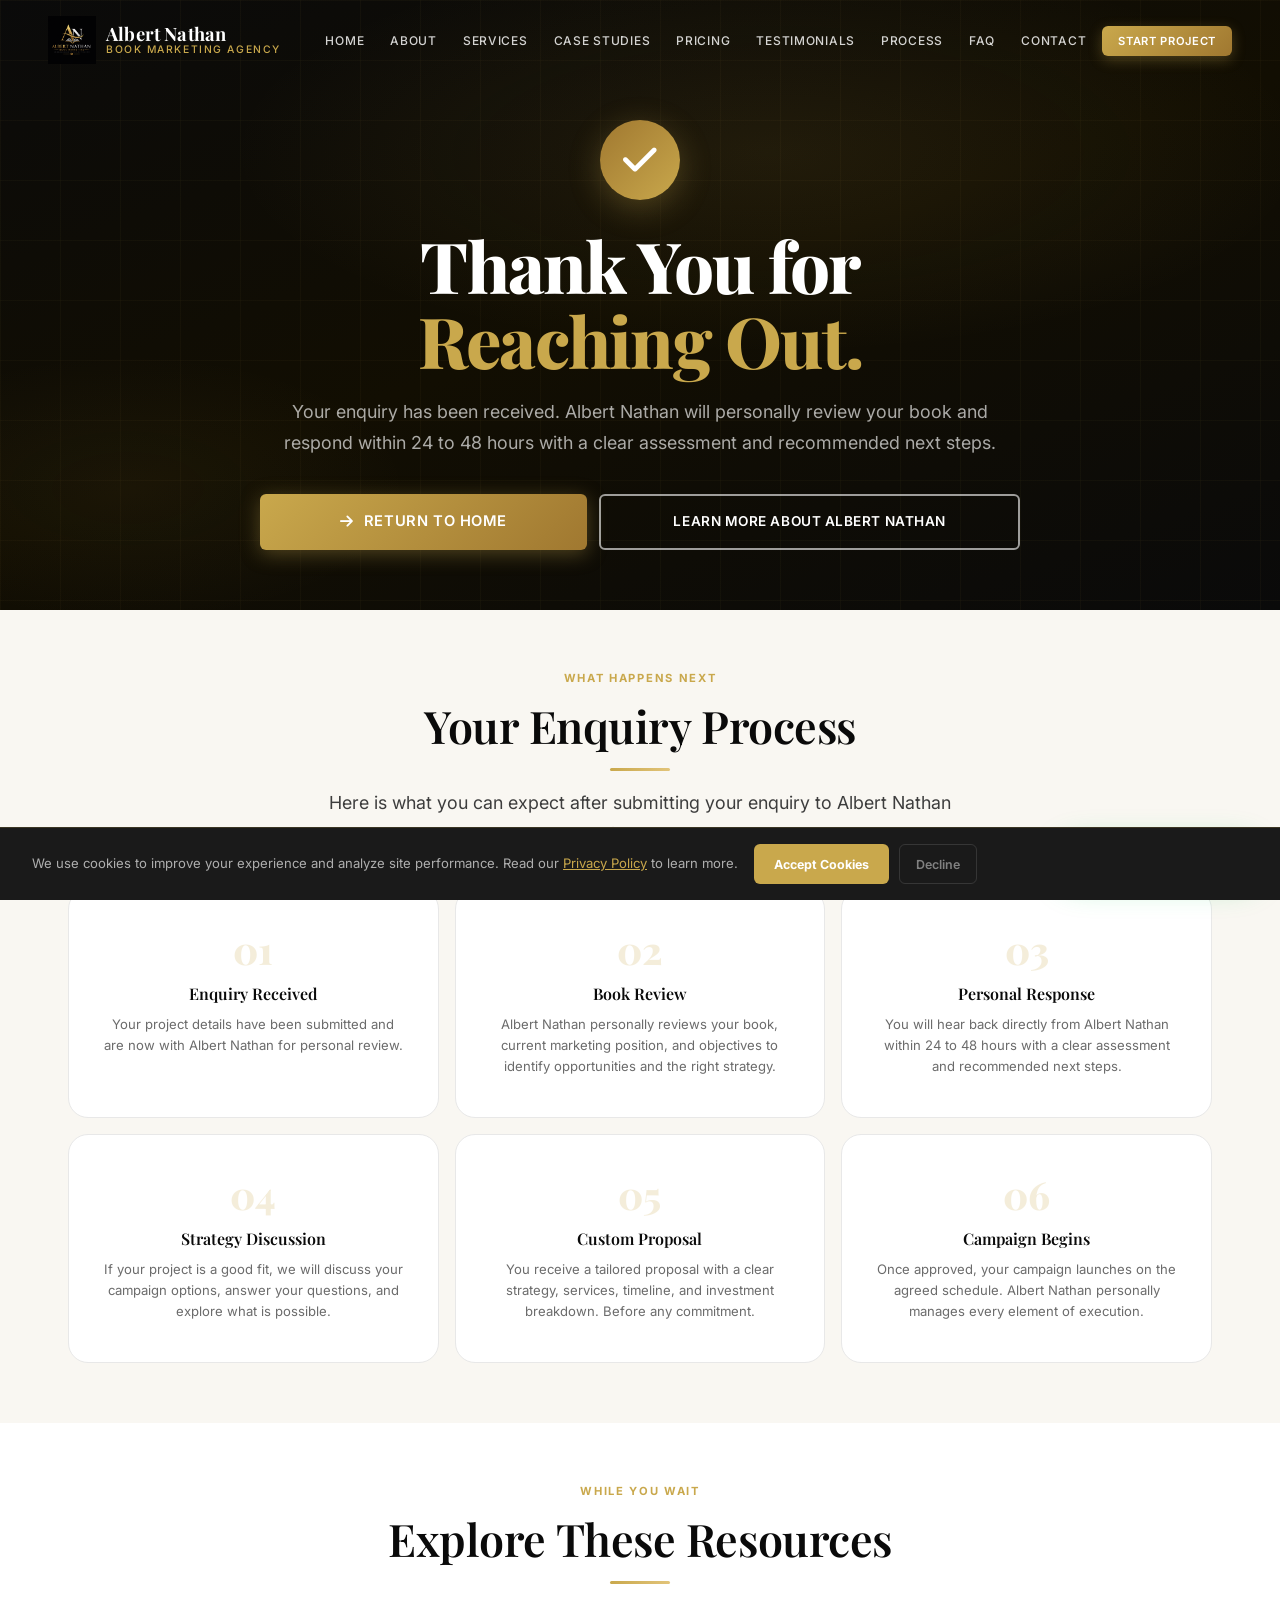
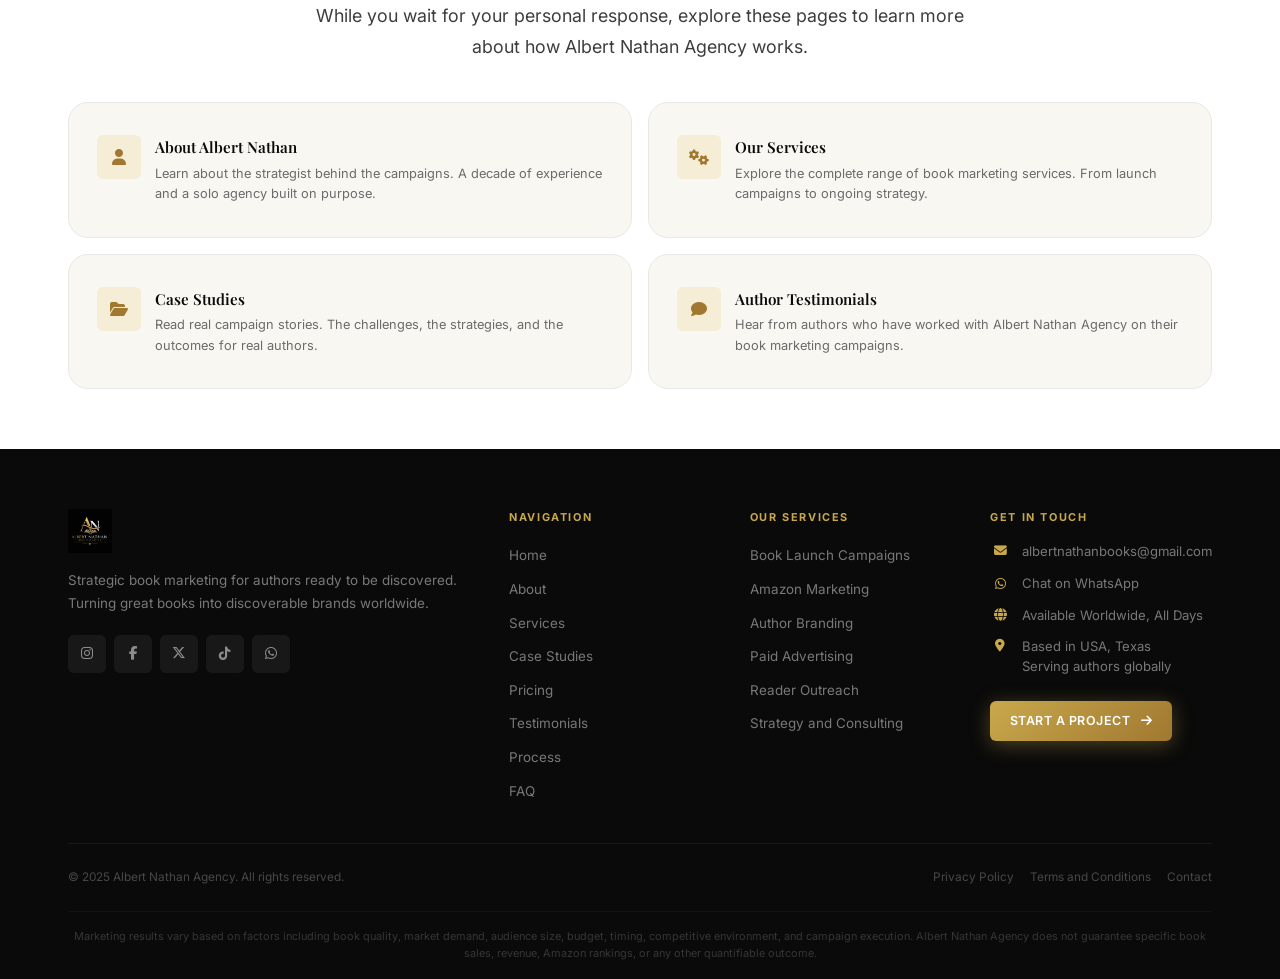
<file: thank-you.html>
<!DOCTYPE html>
<html lang="en">
<head>
  <meta charset="UTF-8" />
  <meta name="viewport" content="width=device-width, initial-scale=1.0, maximum-scale=5.0" />
  <meta name="description" content="Thank you for contacting Albert Nathan Agency. Your book marketing enquiry has been received. You will hear back within 24 to 48 hours." />
  <meta name="keywords" content="thank you, enquiry received, book marketing enquiry, Albert Nathan Agency" />
  <meta name="author" content="Albert Nathan" />
  <meta property="og:title" content="Thank You | Albert Nathan Agency" />
  <meta property="og:description" content="Your enquiry has been received. Albert Nathan will respond personally within 24 to 48 hours." />
  <meta property="og:type" content="website" />
  <meta property="og:image" content="Albert Nathan.png" />
  <meta name="twitter:card" content="summary_large_image" />
  <meta name="twitter:title" content="Thank You | Albert Nathan Agency" />
  <meta name="twitter:description" content="Your book marketing enquiry has been received. We will be in touch shortly." />
  <title>Thank You | Albert Nathan Agency</title>

  <!-- Favicon - using your logo -->
  <link rel="icon" type="Albert Nathan.png" href="Albert Nathan.png" />
  <link rel="apple-touch-icon" href="Albert Nathan.png" />

  <link rel="preconnect" href="https://fonts.googleapis.com" />
  <link rel="preconnect" href="https://fonts.gstatic.com" crossorigin />
  <link href="https://fonts.googleapis.com/css2?family=Playfair+Display:ital,wght@0,400;0,500;0,600;0,700;0,800;1,400;1,600&family=Inter:wght@300;400;500;600;700&family=Cormorant+Garamond:ital,wght@0,400;0,500;0,600;1,400;1,600&display=swap" rel="stylesheet" />
  <link rel="stylesheet" href="https://cdnjs.cloudflare.com/ajax/libs/font-awesome/6.5.0/css/all.min.css" />

  <!-- Google Analytics -->
  <script async src="https://www.googletagmanager.com/gtag/js?id=G-317S3LQHLQ"></script>
  <script>
    window.dataLayer = window.dataLayer || [];
    function gtag(){dataLayer.push(arguments);}
    gtag('js', new Date());
    gtag('config', 'G-317S3LQHLQ');
  </script>

  <style>
    :root {
      --gold: #C9A84C;
      --gold-light: #E2C47A;
      --gold-dark: #A07830;
      --gold-pale: #F5EDD6;
      --black: #0A0A0A;
      --charcoal: #1A1A1A;
      --charcoal-mid: #2C2C2C;
      --charcoal-light: #3D3D3D;
      --white: #FFFFFF;
      --off-white: #F9F7F2;
      --grey-100: #F5F5F5;
      --grey-200: #E8E8E8;
      --grey-400: #ADADAD;
      --text-primary: #0A0A0A;
      --text-secondary: #3D3D3D;
      --text-muted: #6B6B6B;
      --border: rgba(201,168,76,0.25);
      --border-light: rgba(201,168,76,0.12);
      --shadow-sm: 0 2px 12px rgba(0,0,0,0.06);
      --shadow-md: 0 8px 32px rgba(0,0,0,0.10);
      --shadow-lg: 0 20px 60px rgba(0,0,0,0.14);
      --shadow-gold: 0 8px 32px rgba(201,168,76,0.20);
      --radius-sm: 6px;
      --radius-md: 12px;
      --radius-lg: 20px;
      --radius-xl: 32px;
      --transition: all 0.35s cubic-bezier(0.4,0,0.2,1);
      --font-heading: 'Playfair Display', Georgia, serif;
      --font-sub: 'Cormorant Garamond', Georgia, serif;
      --font-body: 'Inter', -apple-system, sans-serif;
    }

    *, *::before, *::after { margin:0; padding:0; box-sizing:border-box; }
    html { scroll-behavior:smooth; font-size:16px; -webkit-text-size-adjust:100%; }
    body { font-family:var(--font-body); color:var(--text-primary); background:var(--white); line-height:1.6; overflow-x:hidden; }
    img { max-width:100%; height:auto; display:block; }
    a { color:inherit; text-decoration:none; }
    ul { list-style:none; }
    button { cursor:pointer; border:none; background:none; font-family:inherit; }

    .display-lg { font-family:var(--font-heading); font-size:clamp(2rem,4.5vw,4rem); font-weight:700; line-height:1.1; letter-spacing:-0.02em; }
    .display-md { font-family:var(--font-heading); font-size:clamp(1.6rem,3.5vw,3rem); font-weight:600; line-height:1.15; letter-spacing:-0.01em; }
    .label-tag { font-family:var(--font-body); font-size:0.7rem; font-weight:700; letter-spacing:0.15em; text-transform:uppercase; color:var(--gold); display:block; }
    .body-lg { font-size:clamp(0.95rem,1.4vw,1.15rem); line-height:1.75; color:var(--text-secondary); }
    .body-md { font-size:clamp(0.9rem,1vw,1rem); line-height:1.7; color:var(--text-secondary); }
    .gold { color:var(--gold); }
    .white { color:var(--white); }
    .text-center { text-align:center; }

    .mt-8 { margin-top:8px; } .mt-12 { margin-top:12px; } .mt-16 { margin-top:16px; }
    .mt-20 { margin-top:20px; } .mt-24 { margin-top:24px; } .mt-32 { margin-top:32px; }
    .mt-40 { margin-top:40px; } .mt-48 { margin-top:48px; } .mt-64 { margin-top:64px; }

    .container { width:100%; max-width:1240px; margin:0 auto; padding:0 20px; box-sizing:border-box; }
    .container-narrow { width:100%; max-width:820px; margin:0 auto; padding:0 20px; box-sizing:border-box; }

    .btn {
      display:inline-flex; align-items:center; justify-content:center; gap:10px;
      padding:14px 28px; border-radius:var(--radius-sm);
      font-family:var(--font-body); font-size:0.85rem;
      font-weight:600; letter-spacing:0.04em; text-transform:uppercase;
      transition:var(--transition); position:relative; overflow:hidden;
      min-height:48px; text-align:center;
    }
    .btn::before { content:''; position:absolute; top:0; left:-100%; width:100%; height:100%; background:rgba(255,255,255,0.12); transition:left 0.4s ease; }
    .btn:hover::before { left:0; }

    .btn-gold { background:linear-gradient(135deg,var(--gold) 0%,var(--gold-dark) 100%); color:var(--white); box-shadow:0 4px 20px rgba(201,168,76,0.35); }
    .btn-gold:hover { transform:translateY(-2px); box-shadow:0 8px 30px rgba(201,168,76,0.45); }

    .btn-outline-gold { background:transparent; color:var(--gold); border:2px solid var(--gold); }
    .btn-outline-gold:hover { background:var(--gold); color:var(--white); transform:translateY(-2px); }

    .btn-outline-white { background:transparent; color:var(--white); border:2px solid rgba(255,255,255,0.6); }
    .btn-outline-white:hover { background:rgba(255,255,255,0.1); border-color:var(--white); transform:translateY(-2px); }

    .btn-sm { padding:10px 20px; font-size:0.78rem; min-height:40px; }
    .btn-lg { padding:16px 36px; font-size:0.92rem; min-height:56px; }
    .btn-group { display:flex; flex-wrap:wrap; gap:12px; align-items:center; }
    .btn-group .btn { flex:1 1 auto; min-width:140px; }

    .gold-line { width:60px; height:3px; background:linear-gradient(90deg,var(--gold),var(--gold-light)); border-radius:2px; margin:16px auto; }

    /* ============================================================
       NAVIGATION - FIXED (SAME AS WORKING PAGES)
    ============================================================ */
    #navbar {
      position:fixed; top:0; left:0; right:0; z-index:1000;
      padding:0 16px; height:68px;
      display:flex; align-items:center; justify-content:space-between;
      background:transparent; transition:var(--transition);
    }
    #navbar.scrolled {
      background:rgba(10,10,10,0.97);
      backdrop-filter:blur(20px); -webkit-backdrop-filter:blur(20px);
      height:62px; box-shadow:0 2px 30px rgba(0,0,0,0.3);
    }

    .nav-logo { display:flex; align-items:center; gap:10px; flex-shrink:0; }
    .nav-logo img { height:40px; width:auto; object-fit:contain; transition:var(--transition); }
    #navbar.scrolled .nav-logo img { height:34px; }

    .nav-logo-text { display:flex; flex-direction:column; line-height:1; }
    .nav-logo-name { font-family:var(--font-heading); font-size:1rem; font-weight:700; color:var(--white); letter-spacing:0.01em; }
    .nav-logo-sub { font-size:0.55rem; font-weight:500; letter-spacing:0.15em; text-transform:uppercase; color:var(--gold); margin-top:2px; }

    .nav-links { display:none; align-items:center; gap:6px; list-style:none; }
    .nav-links a {
      font-size:0.75rem; font-weight:500; letter-spacing:0.06em; text-transform:uppercase;
      color:rgba(255,255,255,0.82); padding:6px 10px; border-radius:var(--radius-sm);
      transition:var(--transition); position:relative;
    }
    .nav-links a::after { content:''; position:absolute; bottom:2px; left:10px; width:0; height:1.5px; background:var(--gold); transition:width 0.3s ease; }
    .nav-links a:hover { color:var(--white); }
    .nav-links a:hover::after, .nav-links a.active::after { width:calc(100% - 20px); }
    .nav-links a.active { color:var(--white); }

    .nav-cta { background:linear-gradient(135deg,var(--gold),var(--gold-dark)) !important; color:var(--white) !important; padding:8px 16px !important; border-radius:var(--radius-sm) !important; font-weight:600 !important; box-shadow:0 4px 14px rgba(201,168,76,0.3); border:none !important; font-size:0.7rem !important; }
    .nav-cta:hover { transform:translateY(-1px); box-shadow:0 6px 20px rgba(201,168,76,0.45) !important; }
    .nav-cta::after { display:none !important; }

    /* HAMBURGER - Always visible on mobile */
    .hamburger {
      display:flex;
      flex-direction:column;
      justify-content:center;
      align-items:center;
      width:44px;
      height:44px;
      gap:5px;
      cursor:pointer;
      border-radius:var(--radius-sm);
      transition:var(--transition);
      flex-shrink:0;
      z-index:1001;
      padding:8px;
      background:rgba(255,255,255,0.05);
      border:1px solid rgba(255,255,255,0.1);
    }
    .hamburger:hover { background:rgba(255,255,255,0.12); }
    .hamburger span { display:block; width:24px; height:2px; background:var(--white); border-radius:2px; transition:all 0.3s ease; transform-origin:center; }
    .hamburger.open span:nth-child(1) { transform:translateY(7px) rotate(45deg); }
    .hamburger.open span:nth-child(2) { opacity:0; transform:scaleX(0); }
    .hamburger.open span:nth-child(3) { transform:translateY(-7px) rotate(-45deg); }

    /* MOBILE NAV - Full screen overlay */
    .nav-mobile {
      display:none !important;
      position:fixed;
      top:0;
      left:0;
      right:0;
      bottom:0;
      background:rgba(10,10,10,0.98);
      z-index:999;
      flex-direction:column;
      align-items:center;
      justify-content:center;
      gap:8px;
      opacity:0;
      pointer-events:none;
      transition:opacity 0.4s ease;
      padding:80px 30px 40px;
    }
    .nav-mobile.active {
      display:flex !important;
      opacity:1;
      pointer-events:all;
    }
    .nav-mobile a {
      font-family:var(--font-heading);
      font-size:1.6rem;
      font-weight:600;
      color:var(--white);
      transition:var(--transition);
      text-align:center;
      padding:10px 0;
      width:100%;
      border-bottom:1px solid rgba(255,255,255,0.06);
    }
    .nav-mobile a:hover { color:var(--gold); }
    .nav-mobile .nav-mobile-cta { margin-top:24px; width:100%; }
    .nav-mobile .nav-mobile-cta .btn { font-size:0.85rem; padding:14px 32px; width:100%; justify-content:center; }

    /* Desktop: hide hamburger, show nav links */
    @media (min-width: 769px) {
      #navbar { padding:0 32px; height:80px; }
      .nav-links { display:flex; }
      .hamburger { display:none !important; }
      .nav-mobile { display:none !important; }
      .container { padding:0 32px; }
      .nav-logo img { height:48px; }
      #navbar.scrolled .nav-logo img { height:40px; }
      .nav-logo-name { font-size:1.15rem; }
      .nav-logo-sub { font-size:0.65rem; }
    }

    /* Mobile: show hamburger, hide nav links */
    @media (max-width: 768px) {
      .nav-links { display:none !important; }
      .hamburger { display:flex !important; }
    }

    /* ============================================================
       THANK YOU HERO - CENTERED
    ============================================================ */
    #ty-hero {
      position:relative; min-height:60vh; padding:100px 0 60px;
      display:flex; align-items:center;
      background:var(--black); overflow:hidden;
    }
    .ty-hero-bg {
      position:absolute; inset:0;
      background:
        radial-gradient(ellipse 70% 55% at 60% 25%, rgba(201,168,76,0.09) 0%, transparent 60%),
        radial-gradient(ellipse 40% 40% at 10% 80%, rgba(201,168,76,0.05) 0%, transparent 55%),
        linear-gradient(160deg,#0A0A0A 0%,#120E02 50%,#0A0A0A 100%);
    }
    .ty-hero-grid {
      position:absolute; inset:0;
      background-image:linear-gradient(rgba(201,168,76,0.04) 1px,transparent 1px),linear-gradient(90deg,rgba(201,168,76,0.04) 1px,transparent 1px);
      background-size:60px 60px; pointer-events:none;
    }
    .ty-hero-inner {
      position:relative; z-index:2;
      max-width:760px;
      padding-top:20px;
      text-align:center;
      margin:0 auto;
    }

    .ty-check {
      width:80px;
      height:80px;
      border-radius:50%;
      background:linear-gradient(135deg,var(--gold-dark),var(--gold));
      display:flex;
      align-items:center;
      justify-content:center;
      color:var(--white);
      font-size:2.4rem;
      margin:0 auto 28px;
      opacity:0;
      animation:fadeInUp 0.8s ease 0.2s forwards;
      box-shadow:0 8px 32px rgba(201,168,76,0.3);
    }

    .ty-hero-title {
      font-family:var(--font-heading);
      font-size:clamp(2.2rem,5.5vw,5rem);
      font-weight:800;
      line-height:1.06;
      letter-spacing:-0.025em;
      color:var(--white);
      opacity:0;
      animation:fadeInUp 0.9s ease 0.4s forwards;
    }
    .ty-hero-title .gold { color:var(--gold); }

    .ty-hero-sub {
      font-size:clamp(0.95rem,1.4vw,1.2rem);
      line-height:1.7;
      color:rgba(255,255,255,0.65);
      margin-top:20px;
      opacity:0;
      animation:fadeInUp 0.9s ease 0.6s forwards;
    }

    .ty-hero-cta {
      display:flex;
      flex-wrap:wrap;
      gap:12px;
      margin-top:36px;
      justify-content:center;
      opacity:0;
      animation:fadeInUp 0.9s ease 0.8s forwards;
    }
    .ty-hero-cta .btn { flex:1 1 auto; min-width:160px; }

    /* ============================================================
       WHAT HAPPENS NEXT - CENTERED HEADER
    ============================================================ */
    #ty-next {
      background:var(--off-white);
      padding:60px 0 60px;
    }
    .ty-next-header { text-align:center; max-width:680px; margin:0 auto 40px; }
    .ty-next-header .label-tag { margin-bottom:12px; }
    .ty-next-header .gold-line { margin:16px auto; }

    .ty-next-grid {
      display:grid;
      grid-template-columns:1fr;
      gap:16px;
    }
    .ty-next-card {
      background:var(--white);
      border-radius:var(--radius-lg);
      padding:28px 20px;
      border:1px solid var(--grey-200);
      text-align:center;
      transition:var(--transition);
    }
    .ty-next-card:hover {
      border-color:var(--gold);
      transform:translateY(-4px);
      box-shadow:var(--shadow-md);
    }
    .ty-next-number {
      font-family:var(--font-heading);
      font-size:2.4rem;
      font-weight:800;
      color:var(--gold);
      opacity:0.2;
      line-height:1;
      margin-bottom:12px;
    }
    .ty-next-card h4 {
      font-family:var(--font-heading);
      font-size:1rem;
      font-weight:600;
      color:var(--text-primary);
      margin-bottom:8px;
    }
    .ty-next-card p {
      font-size:0.82rem;
      line-height:1.6;
      color:var(--text-muted);
    }

    /* ============================================================
       WHILE YOU WAIT - CENTERED HEADER
    ============================================================ */
    #ty-wait {
      background:var(--white);
      padding:60px 0;
    }
    .ty-wait-header { text-align:center; max-width:680px; margin:0 auto 40px; }
    .ty-wait-header .label-tag { margin-bottom:12px; }
    .ty-wait-header .gold-line { margin:16px auto; }

    .ty-wait-grid {
      display:grid;
      grid-template-columns:1fr;
      gap:16px;
    }
    .ty-wait-card {
      background:var(--off-white);
      border-radius:var(--radius-lg);
      padding:24px 18px;
      border:1px solid var(--grey-200);
      display:flex;
      align-items:flex-start;
      gap:14px;
      transition:var(--transition);
      text-decoration:none;
    }
    .ty-wait-card:hover {
      border-color:var(--gold);
      transform:translateX(4px);
      box-shadow:var(--shadow-md);
    }
    .ty-wait-icon {
      width:44px;
      height:44px;
      border-radius:var(--radius-sm);
      background:var(--gold-pale);
      display:flex;
      align-items:center;
      justify-content:center;
      color:var(--gold-dark);
      font-size:1rem;
      flex-shrink:0;
    }
    .ty-wait-card h4 {
      font-family:var(--font-heading);
      font-size:0.95rem;
      font-weight:600;
      color:var(--text-primary);
      margin-bottom:4px;
    }
    .ty-wait-card p {
      font-size:0.8rem;
      line-height:1.6;
      color:var(--text-muted);
    }

    /* ============================================================
       FOOTER
    ============================================================ */
    #footer { background:var(--black); padding-top:60px; }
    .footer-top { display:grid; grid-template-columns:1fr; gap:32px; padding-bottom:40px; border-bottom:1px solid rgba(255,255,255,0.06); }
    .footer-brand img { height:44px; width:auto; object-fit:contain; margin-bottom:16px; }
    .footer-brand p { font-size:0.84rem; line-height:1.7; color:rgba(255,255,255,0.45); margin-bottom:20px; max-width:100%; }
    .footer-socials { display:flex; gap:8px; flex-wrap:wrap; }
    .social-btn { width:38px; height:38px; border-radius:var(--radius-sm); background:rgba(255,255,255,0.06); display:flex; align-items:center; justify-content:center; color:rgba(255,255,255,0.50); font-size:0.85rem; transition:var(--transition); text-decoration:none; }
    .social-btn:hover { background:var(--gold); color:var(--white); transform:translateY(-3px); }
    .footer-col h4 { font-size:0.68rem; font-weight:700; letter-spacing:0.15em; text-transform:uppercase; color:var(--gold); margin-bottom:16px; }
    .footer-col ul { display:flex; flex-direction:column; gap:8px; }
    .footer-col ul li a { font-size:0.84rem; color:rgba(255,255,255,0.45); transition:var(--transition); }
    .footer-col ul li a:hover { color:var(--white); padding-left:4px; }
    .footer-contact-item { display:flex; align-items:flex-start; gap:12px; margin-bottom:12px; }
    .footer-contact-item i { color:var(--gold); font-size:0.8rem; margin-top:3px; flex-shrink:0; width:20px; text-align:center; }
    .footer-contact-item span { font-size:0.82rem; color:rgba(255,255,255,0.45); line-height:1.5; }
    .footer-contact-item a { color:rgba(255,255,255,0.45); transition:var(--transition); }
    .footer-contact-item a:hover { color:var(--gold); }
    .footer-bottom { padding:24px 0; display:flex; flex-direction:column; align-items:center; gap:12px; text-align:center; }
    .footer-bottom p { font-size:0.74rem; color:rgba(255,255,255,0.25); }
    .footer-legal { display:flex; gap:16px; flex-wrap:wrap; justify-content:center; }
    .footer-legal a { font-size:0.74rem; color:rgba(255,255,255,0.25); transition:var(--transition); }
    .footer-legal a:hover { color:var(--gold); }
    .footer-disclaimer { padding:16px 0; border-top:1px solid rgba(255,255,255,0.04); }
    .footer-disclaimer p { font-size:0.68rem; color:rgba(255,255,255,0.18); line-height:1.6; text-align:center; }

    /* ============================================================
       FLOATING ELEMENTS
    ============================================================ */
    .whatsapp-float { position:fixed; bottom:20px; right:20px; z-index:900; display:flex; align-items:center; gap:8px; background:#25D366; color:var(--white); padding:12px 16px; border-radius:60px; box-shadow:0 8px 28px rgba(37,211,102,0.35); text-decoration:none; font-size:0.8rem; font-weight:600; transition:var(--transition); animation:floatIn 0.8s ease 2s both; }
    .whatsapp-float:hover { transform:translateY(-3px) scale(1.03); }
    .whatsapp-float i { font-size:1.1rem; }

    #cookie-banner { position:fixed; bottom:0; left:0; right:0; z-index:1100; background:var(--charcoal); border-top:1px solid rgba(201,168,76,0.2); padding:16px 20px; display:flex; flex-direction:column; align-items:center; gap:16px; transform:translateY(100%); transition:transform 0.4s ease; }
    #cookie-banner.show { transform:translateY(0); }
    .cookie-text { font-size:0.82rem; color:rgba(255,255,255,0.65); line-height:1.5; text-align:center; }
    .cookie-text a { color:var(--gold); text-decoration:underline; }
    .cookie-btns { display:flex; gap:10px; flex-shrink:0; flex-wrap:wrap; justify-content:center; }
    .cookie-accept { padding:8px 20px; background:var(--gold); color:var(--white); border-radius:var(--radius-sm); font-size:0.78rem; font-weight:700; cursor:pointer; transition:var(--transition); border:none; min-height:40px; }
    .cookie-accept:hover { background:var(--gold-dark); }
    .cookie-decline { padding:8px 16px; background:transparent; color:rgba(255,255,255,0.45); border-radius:var(--radius-sm); font-size:0.78rem; font-weight:600; cursor:pointer; border:1px solid rgba(255,255,255,0.12); transition:var(--transition); min-height:40px; }
    .cookie-decline:hover { color:var(--white); border-color:rgba(255,255,255,0.35); }

    @keyframes fadeInUp { from { opacity:0; transform:translateY(30px); } to { opacity:1; transform:translateY(0); } }
    @keyframes floatIn { from { opacity:0; transform:translateY(20px); } to { opacity:1; transform:translateY(0); } }

    .reveal { opacity:0; transform:translateY(28px); transition:opacity 0.7s ease,transform 0.7s ease; }
    .reveal.visible { opacity:1; transform:translateY(0); }
    .reveal-delay-1 { transition-delay:0.1s; }
    .reveal-delay-2 { transition-delay:0.2s; }
    .reveal-delay-3 { transition-delay:0.3s; }

    /* ============================================================
       RESPONSIVE
    ============================================================ */
    @media (min-width:600px) {
      .ty-next-grid { grid-template-columns:repeat(2,1fr); }
      .ty-wait-grid { grid-template-columns:repeat(2,1fr); }
      .footer-top { grid-template-columns:repeat(2,1fr); }
    }

    @media (min-width:769px) {
      .ty-next-grid { grid-template-columns:repeat(3,1fr); }
      .ty-wait-grid { grid-template-columns:repeat(2,1fr); }
      .footer-top { grid-template-columns:2fr 1fr 1fr 1fr; gap:40px; }
      .footer-bottom { flex-direction:row; justify-content:space-between; text-align:left; }
      .whatsapp-float .wa-label { display:inline; }
      .whatsapp-float { padding:14px 22px; border-radius:60px; }
      #cookie-banner { flex-direction:row; padding:16px 32px; }
      .cookie-text { text-align:left; }
      .ty-next-card { padding:40px 32px; }
      .ty-wait-card { padding:32px 28px; }
      .ty-hero-title { font-size:clamp(2.8rem,5.5vw,5rem); }
    }

    @media (min-width:1200px) {
      .container { padding:0 48px; }
      #navbar { padding:0 48px; }
    }

    @media (max-width:480px) {
      .ty-hero-title { font-size:1.8rem; }
      .ty-check { width:64px; height:64px; font-size:1.8rem; }
      .ty-next-card { padding:20px 16px; }
      .ty-wait-card { padding:18px 14px; flex-direction:column; align-items:center; text-align:center; }
      .btn { font-size:0.78rem; padding:12px 20px; min-height:44px; }
      .btn-lg { font-size:0.82rem; padding:14px 24px; min-height:48px; }
    }
  </style>
</head>

<body>

  <!-- COOKIE BANNER -->
  <div id="cookie-banner" role="dialog" aria-label="Cookie consent">
    <p class="cookie-text">We use cookies to improve your experience and analyze site performance. Read our <a href="privacy-policy.html">Privacy Policy</a> to learn more.</p>
    <div class="cookie-btns">
      <button class="cookie-accept" id="cookieAccept">Accept Cookies</button>
      <button class="cookie-decline" id="cookieDecline">Decline</button>
    </div>
  </div>

  <!-- NAVIGATION -->
  <nav id="navbar" role="navigation" aria-label="Main navigation">
    <a href="index.html" class="nav-logo" aria-label="Albert Nathan Agency Home">
      <img src="Albert Nathan.png" alt="Albert Nathan Agency Logo" />
      <div class="nav-logo-text">
        <span class="nav-logo-name">Albert Nathan</span>
        <span class="nav-logo-sub">Book Marketing Agency</span>
      </div>
    </a>
    <ul class="nav-links" role="list">
      <li><a href="index.html">Home</a></li>
      <li><a href="about.html">About</a></li>
      <li><a href="services.html">Services</a></li>
      <li><a href="case-studies.html">Case Studies</a></li>
      <li><a href="pricing.html">Pricing</a></li>
      <li><a href="testimonials.html">Testimonials</a></li>
      <li><a href="process.html">Process</a></li>
      <li><a href="faq.html">FAQ</a></li>
      <li><a href="contact.html">Contact</a></li>
      <li><a href="book-a-call.html" class="nav-cta">Start Project</a></li>
    </ul>
    <button class="hamburger" id="hamburger" aria-label="Open menu" aria-expanded="false">
      <span></span><span></span><span></span>
    </button>
  </nav>

  <!-- Mobile Navigation -->
  <div class="nav-mobile" id="navMobile" role="dialog" aria-label="Mobile navigation">
    <a href="index.html" onclick="closeMobileNav()">Home</a>
    <a href="about.html" onclick="closeMobileNav()">About</a>
    <a href="services.html" onclick="closeMobileNav()">Services</a>
    <a href="case-studies.html" onclick="closeMobileNav()">Case Studies</a>
    <a href="pricing.html" onclick="closeMobileNav()">Pricing</a>
    <a href="testimonials.html" onclick="closeMobileNav()">Testimonials</a>
    <a href="process.html" onclick="closeMobileNav()">Process</a>
    <a href="faq.html" onclick="closeMobileNav()">FAQ</a>
    <a href="contact.html" onclick="closeMobileNav()">Contact</a>
    <div class="nav-mobile-cta">
      <a href="book-a-call.html" class="btn btn-gold" onclick="closeMobileNav()">
        <i class="fas fa-arrow-right"></i> Start Your Project
      </a>
    </div>
  </div>

  <!-- THANK YOU HERO - CENTERED -->
  <section id="ty-hero" aria-label="Thank you">
    <div class="ty-hero-bg"></div>
    <div class="ty-hero-grid"></div>
    <div class="container">
      <div class="ty-hero-inner">

        <div class="ty-check">
          <i class="fas fa-check"></i>
        </div>

        <h1 class="ty-hero-title">
          Thank You for<br />
          <span class="gold">Reaching Out.</span>
        </h1>

        <p class="ty-hero-sub">
          Your enquiry has been received. Albert Nathan will personally review your book
          and respond within 24 to 48 hours with a clear assessment and recommended next steps.
        </p>

        <div class="ty-hero-cta">
          <a href="index.html" class="btn btn-gold btn-lg">
            <i class="fas fa-arrow-right"></i> Return to Home
          </a>
          <a href="about.html" class="btn btn-outline-white">
            Learn More About Albert Nathan
          </a>
        </div>

      </div>
    </div>
  </section>

  <!-- WHAT HAPPENS NEXT - CENTERED HEADER -->
  <section id="ty-next" aria-labelledby="next-heading">
    <div class="container">

      <div class="ty-next-header reveal">
        <span class="label-tag">What Happens Next</span>
        <h2 id="next-heading" class="display-md mt-12">Your Enquiry Process</h2>
        <div class="gold-line"></div>
        <p class="body-lg mt-8">Here is what you can expect after submitting your enquiry to Albert Nathan Agency.</p>
      </div>

      <div class="ty-next-grid">

        <div class="ty-next-card reveal reveal-delay-1">
          <div class="ty-next-number">01</div>
          <h4>Enquiry Received</h4>
          <p>Your project details have been submitted and are now with Albert Nathan for personal review.</p>
        </div>

        <div class="ty-next-card reveal reveal-delay-2">
          <div class="ty-next-number">02</div>
          <h4>Book Review</h4>
          <p>Albert Nathan personally reviews your book, current marketing position, and objectives to identify opportunities and the right strategy.</p>
        </div>

        <div class="ty-next-card reveal reveal-delay-3">
          <div class="ty-next-number">03</div>
          <h4>Personal Response</h4>
          <p>You will hear back directly from Albert Nathan within 24 to 48 hours with a clear assessment and recommended next steps.</p>
        </div>

        <div class="ty-next-card reveal reveal-delay-1">
          <div class="ty-next-number">04</div>
          <h4>Strategy Discussion</h4>
          <p>If your project is a good fit, we will discuss your campaign options, answer your questions, and explore what is possible.</p>
        </div>

        <div class="ty-next-card reveal reveal-delay-2">
          <div class="ty-next-number">05</div>
          <h4>Custom Proposal</h4>
          <p>You receive a tailored proposal with a clear strategy, services, timeline, and investment breakdown. Before any commitment.</p>
        </div>

        <div class="ty-next-card reveal reveal-delay-3">
          <div class="ty-next-number">06</div>
          <h4>Campaign Begins</h4>
          <p>Once approved, your campaign launches on the agreed schedule. Albert Nathan personally manages every element of execution.</p>
        </div>

      </div>

    </div>
  </section>

  <!-- WHILE YOU WAIT - CENTERED HEADER -->
  <section id="ty-wait" aria-labelledby="wait-heading">
    <div class="container">

      <div class="ty-wait-header reveal">
        <span class="label-tag">While You Wait</span>
        <h2 id="wait-heading" class="display-md mt-12">Explore These Resources</h2>
        <div class="gold-line"></div>
        <p class="body-lg mt-8">While you wait for your personal response, explore these pages to learn more about how Albert Nathan Agency works.</p>
      </div>

      <div class="ty-wait-grid">

        <a href="about.html" class="ty-wait-card reveal reveal-delay-1">
          <div class="ty-wait-icon"><i class="fas fa-user"></i></div>
          <div>
            <h4>About Albert Nathan</h4>
            <p>Learn about the strategist behind the campaigns. A decade of experience and a solo agency built on purpose.</p>
          </div>
        </a>

        <a href="services.html" class="ty-wait-card reveal reveal-delay-2">
          <div class="ty-wait-icon"><i class="fas fa-gears"></i></div>
          <div>
            <h4>Our Services</h4>
            <p>Explore the complete range of book marketing services. From launch campaigns to ongoing strategy.</p>
          </div>
        </a>

        <a href="case-studies.html" class="ty-wait-card reveal reveal-delay-1">
          <div class="ty-wait-icon"><i class="fas fa-folder-open"></i></div>
          <div>
            <h4>Case Studies</h4>
            <p>Read real campaign stories. The challenges, the strategies, and the outcomes for real authors.</p>
          </div>
        </a>

        <a href="testimonials.html" class="ty-wait-card reveal reveal-delay-2">
          <div class="ty-wait-icon"><i class="fas fa-comment"></i></div>
          <div>
            <h4>Author Testimonials</h4>
            <p>Hear from authors who have worked with Albert Nathan Agency on their book marketing campaigns.</p>
          </div>
        </a>

      </div>

    </div>
  </section>

  <!-- FOOTER -->
  <footer id="footer" role="contentinfo">
    <div class="container">
      <div class="footer-top">
        <div class="footer-brand">
          <img src="Albert Nathan.png" alt="Albert Nathan Agency" />
          <p>Strategic book marketing for authors ready to be discovered. Turning great books into discoverable brands worldwide.</p>
          <div class="footer-socials">
            <a href="https://www.instagram.com/albertnathanagency/" target="_blank" rel="noopener" class="social-btn" aria-label="Instagram"><i class="fab fa-instagram"></i></a>
            <a href="https://www.facebook.com/profile.php?id=61592884918168" target="_blank" rel="noopener" class="social-btn" aria-label="Facebook"><i class="fab fa-facebook-f"></i></a>
            <a href="https://x.com/albertnathan001" target="_blank" rel="noopener" class="social-btn" aria-label="X"><i class="fab fa-x-twitter"></i></a>
            <a href="https://tiktok.com/@albertnathanagency001" target="_blank" rel="noopener" class="social-btn" aria-label="TikTok"><i class="fab fa-tiktok"></i></a>
            <a href="https://wa.me/19188435974" target="_blank" rel="noopener" class="social-btn" aria-label="WhatsApp"><i class="fab fa-whatsapp"></i></a>
          </div>
        </div>
        <div class="footer-col">
          <h4>Navigation</h4>
          <ul>
            <li><a href="index.html">Home</a></li>
            <li><a href="about.html">About</a></li>
            <li><a href="services.html">Services</a></li>
            <li><a href="case-studies.html">Case Studies</a></li>
            <li><a href="pricing.html">Pricing</a></li>
            <li><a href="testimonials.html">Testimonials</a></li>
            <li><a href="process.html">Process</a></li>
            <li><a href="faq.html">FAQ</a></li>
          </ul>
        </div>
        <div class="footer-col">
          <h4>Our Services</h4>
          <ul>
            <li><a href="services.html">Book Launch Campaigns</a></li>
            <li><a href="services.html">Amazon Marketing</a></li>
            <li><a href="services.html">Author Branding</a></li>
            <li><a href="services.html">Paid Advertising</a></li>
            <li><a href="services.html">Reader Outreach</a></li>
            <li><a href="services.html">Strategy and Consulting</a></li>
          </ul>
        </div>
        <div class="footer-col">
          <h4>Get In Touch</h4>
          <div class="footer-contact-item">
            <i class="fas fa-envelope"></i>
            <span><a href="mailto:albertnathanbooks@gmail.com">albertnathanbooks@gmail.com</a></span>
          </div>
          <div class="footer-contact-item">
            <i class="fab fa-whatsapp"></i>
            <span><a href="https://wa.me/19188435974">Chat on WhatsApp</a></span>
          </div>
          <div class="footer-contact-item">
            <i class="fas fa-globe"></i>
            <span>Available Worldwide, All Days</span>
          </div>
          <div class="footer-contact-item">
            <i class="fas fa-map-marker-alt"></i>
            <span>Based in USA, Texas<br />Serving authors globally</span>
          </div>
          <div class="mt-24">
            <a href="book-a-call.html" class="btn btn-gold btn-sm">Start a Project <i class="fas fa-arrow-right"></i></a>
          </div>
        </div>
      </div>
      <div class="footer-bottom">
        <p>© 2025 Albert Nathan Agency. All rights reserved.</p>
        <div class="footer-legal">
          <a href="privacy-policy.html">Privacy Policy</a>
          <a href="terms.html">Terms and Conditions</a>
          <a href="contact.html">Contact</a>
        </div>
      </div>
      <div class="footer-disclaimer">
        <p>Marketing results vary based on factors including book quality, market demand, audience size, budget, timing, competitive environment, and campaign execution. Albert Nathan Agency does not guarantee specific book sales, revenue, Amazon rankings, or any other quantifiable outcome.</p>
      </div>
    </div>
  </footer>

  <!-- FLOATING WHATSAPP -->
  <a href="https://wa.me/19188435974?text=Hi%20Albert%2C%20I%27d%20like%20to%20discuss%20marketing%20for%20my%20book."
     class="whatsapp-float" target="_blank" rel="noopener" aria-label="Chat on WhatsApp">
    <i class="fab fa-whatsapp"></i>
    <span class="wa-label">Chat About Your Book</span>
  </a>

  <!-- JAVASCRIPT - FIXED -->
  <script>
    /* Navbar Scroll */
    const navbar = document.getElementById('navbar');
    function handleScroll() { navbar.classList.toggle('scrolled', window.scrollY > 50); }
    window.addEventListener('scroll', handleScroll, { passive: true });
    handleScroll();

    /* Mobile Nav - FIXED */
    const hamburger = document.getElementById('hamburger');
    const navMobile = document.getElementById('navMobile');

    function openMobileNav() {
      hamburger.classList.add('open');
      navMobile.classList.add('active');
      hamburger.setAttribute('aria-expanded', 'true');
      document.body.style.overflow = 'hidden';
    }

    function closeMobileNav() {
      hamburger.classList.remove('open');
      navMobile.classList.remove('active');
      hamburger.setAttribute('aria-expanded', 'false');
      document.body.style.overflow = '';
    }

    hamburger.addEventListener('click', function(e) {
      e.stopPropagation();
      if (navMobile.classList.contains('active')) {
        closeMobileNav();
      } else {
        openMobileNav();
      }
    });

    // Close mobile nav when clicking on backdrop
    navMobile.addEventListener('click', function(e) {
      if (e.target === navMobile) {
        closeMobileNav();
      }
    });

    document.addEventListener('keydown', function(e) {
      if (e.key === 'Escape' && navMobile.classList.contains('active')) {
        closeMobileNav();
      }
    });

    /* Scroll Reveal */
    const revealEls = document.querySelectorAll('.reveal');
    const revealObserver = new IntersectionObserver((entries) => {
      entries.forEach(entry => {
        if (entry.isIntersecting) {
          entry.target.classList.add('visible');
          revealObserver.unobserve(entry.target);
        }
      });
    }, { threshold: 0.10, rootMargin: '0px 0px -40px 0px' });
    revealEls.forEach(el => revealObserver.observe(el));

    /* Cookie Consent */
    const cookieBanner = document.getElementById('cookie-banner');
    const cookieAccept = document.getElementById('cookieAccept');
    const cookieDecline = document.getElementById('cookieDecline');
    if (!localStorage.getItem('ana_cookie_consent')) {
      setTimeout(() => cookieBanner.classList.add('show'), 1200);
    }
    cookieAccept.addEventListener('click', () => {
      localStorage.setItem('ana_cookie_consent', 'accepted');
      cookieBanner.classList.remove('show');
    });
    cookieDecline.addEventListener('click', () => {
      localStorage.setItem('ana_cookie_consent', 'declined');
      cookieBanner.classList.remove('show');
    });
  </script>

</body>
</html>
</file>
